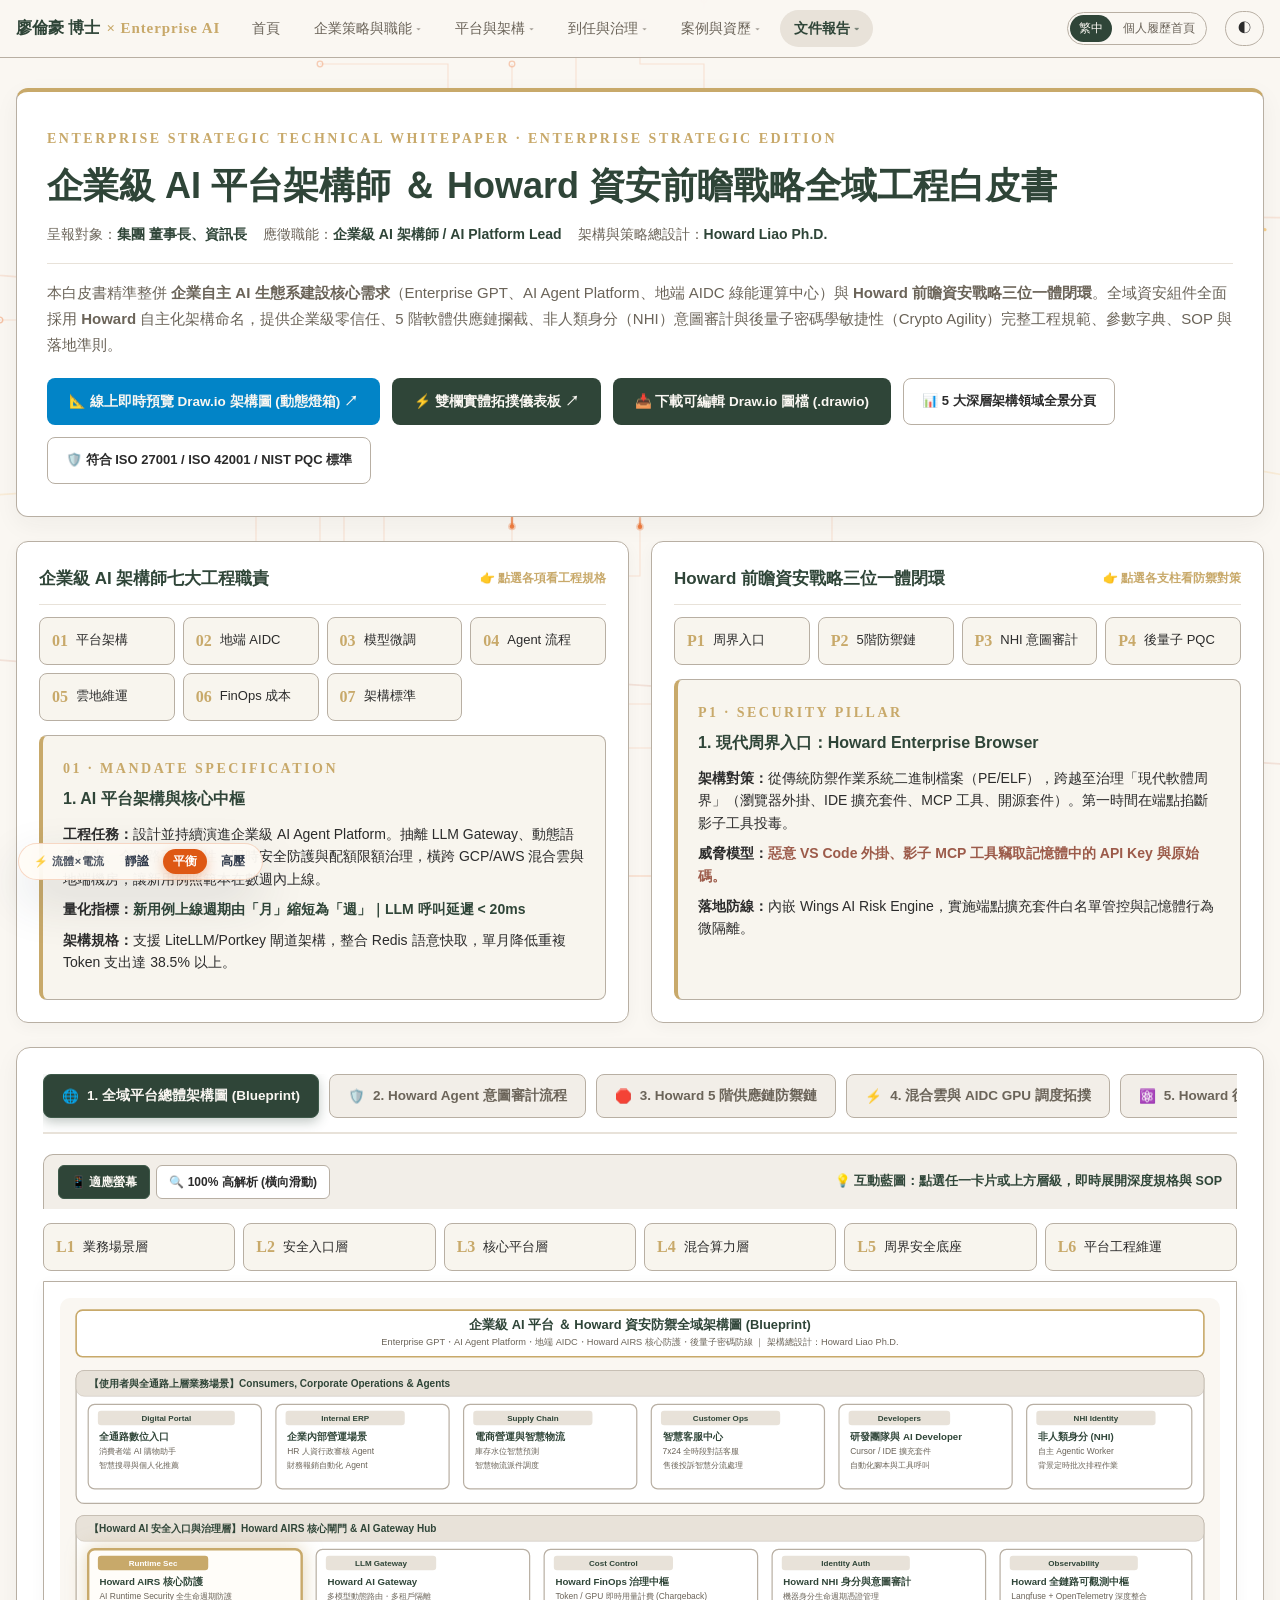
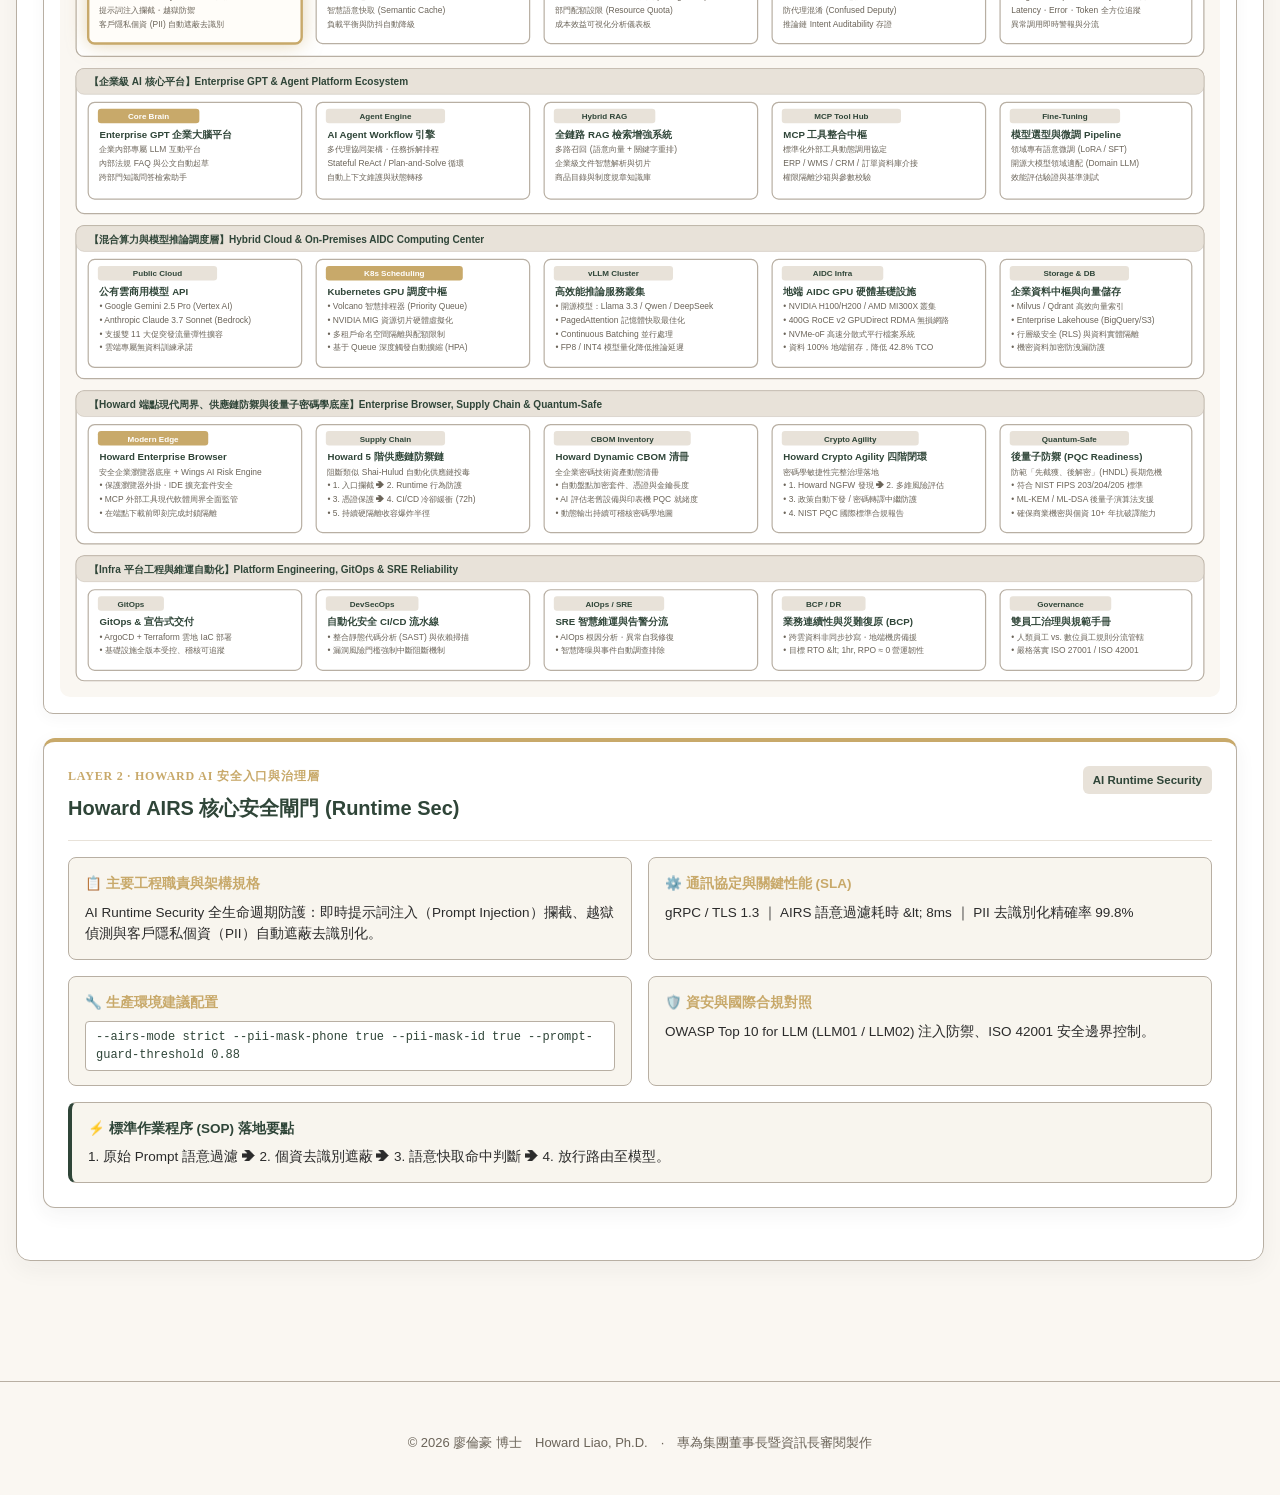
<file: architecture/index.html>
<!DOCTYPE html>
<html lang="zh-TW">
<head>
<meta charset="UTF-8">
<meta name="viewport" content="width=device-width, initial-scale=1.0, maximum-scale=5.0, user-scalable=yes">
<meta name="robots" content="noindex, nofollow">
<title>企業級 AI 平台 ＆ Howard 資安前瞻戰略全域工程白皮書｜廖倫豪 博士</title>
<meta name="description" content="致集團董事長暨資訊長：企業級 AI 平台架構師 ＆ Howard 資安前瞻戰略全域工程白皮書，包含 5 大高解析向量互動架構圖、參數字典與合規矩陣。">
<meta name="theme-color" content="#2F4538">
<style>
  :root {
    --bg: #FAF7F2;
    --alt: #F2EEE8;
    --label: #E8E2D9;
    --line: #B8AFA3;
    --ink: #2B2B2B;
    --mute: #6B6459;
    --green: #2F4538;
    --green2: #3E5A4A;
    --gold: #C8A96A;
    --brick: #9C5B4A;
    --white: #FFFFFF;
    --card: #FFFFFF;
    --card-inner: #F8F5EE;
  }
  @media (prefers-color-scheme: dark) {
    :root:not([data-theme="light"]) {
      --bg: #1C211E;
      --alt: #232A26;
      --label: #2C342F;
      --line: #4A524C;
      --ink: #ECE7DF;
      --mute: #B3AC9F;
      --green: #A9C2B1;
      --green2: #8FAE9A;
      --gold: #D4B87C;
      --brick: #D08E7C;
      --card: #242B27;
      --card-inner: #1C211E;
    }
  }
  :root[data-theme="dark"] {
    --bg: #1C211E;
    --alt: #232A26;
    --label: #2C342F;
    --line: #4A524C;
    --ink: #ECE7DF;
    --mute: #B3AC9F;
    --green: #A9C2B1;
    --green2: #8FAE9A;
    --gold: #D4B87C;
    --brick: #D08E7C;
    --card: #242B27;
    --card-inner: #1C211E;
  }

  * { box-sizing: border-box; }
  html { scroll-behavior: smooth; -webkit-text-size-adjust: 100%; }
  body {
    margin: 0;
    background: var(--bg);
    color: var(--ink);
    font-family: "Noto Sans TC", "Microsoft JhengHei", "PingFang TC", sans-serif;
    line-height: 1.75;
    font-size: 16px;
    position: relative;
  }
  .serif { font-family: "Cormorant Garamond", Georgia, serif; }
  a { color: var(--green); text-decoration: none; }
  a:hover { text-decoration: underline; }

  /* Repeating Watermark matching index.html */
  body::before {
    content: "Howard Liao Ph.D.  ";
    position: fixed;
    top: 0; left: 0; right: 0; bottom: 0;
    z-index: 0;
    pointer-events: none;
    font-family: "Cormorant Garamond", serif;
    font-size: 26px;
    color: var(--gold);
    opacity: 0.055;
    line-height: 150px;
    letter-spacing: 25px;
    transform: rotate(-22deg);
    white-space: pre-wrap;
    word-break: break-all;
    overflow: hidden;
  }

  /* Sticky Header Navigation matching index.html */
  header.nav {
    position: sticky;
    top: 0;
    z-index: 100;
    background: color-mix(in srgb, var(--bg) 92%, transparent);
    backdrop-filter: blur(8px);
    border-bottom: 1px solid var(--line);
  }
  .nav .in {
    max-width: 1280px;
    margin: auto;
    display: flex;
    align-items: center;
    gap: 18px;
    padding: 10px 16px;
  }
  .brand {
    font-weight: 700;
    color: var(--green);
    white-space: nowrap;
    text-decoration: none;
  }
  .brand small {
    color: var(--gold);
    font-family: "Cormorant Garamond", serif;
    font-size: 15px;
    margin-left: 6px;
    letter-spacing: .06em;
  }

  .links {
    display: flex;
    gap: 6px;
    align-items: center;
    flex: 1;
    min-width: 0;
    overflow: visible;
  }
  .nav-item { position: relative; }
  .nav-link {
    display: inline-flex;
    align-items: center;
    gap: 4px;
    white-space: nowrap;
    text-decoration: none;
    color: var(--mute);
    font-size: 14px;
    padding: 6px 14px;
    border-radius: 999px;
    transition: all .2s ease;
    font-weight: 500;
  }
  .nav-link .arr { font-size: 10px; opacity: .6; transition: transform .2s ease; }
  .nav-item:hover .nav-link .arr { transform: rotate(180deg); }
  .nav-link.on, .nav-link:hover {
    background: var(--label);
    color: var(--green);
    font-weight: 600;
  }
  .nav-drop {
    display: none;
    position: absolute;
    top: calc(100% + 4px);
    left: 0;
    background: var(--card);
    border: 1px solid var(--line);
    box-shadow: 0 12px 30px rgba(0,0,0,.15);
    border-radius: 10px;
    padding: 6px;
    min-width: 170px;
    z-index: 100;
    flex-direction: column;
  }
  .nav-item:hover .nav-drop, .nav-item:focus-within .nav-drop {
    display: flex;
    animation: dropFade .2s ease;
  }
  @keyframes dropFade {
    from { opacity: 0; transform: translateY(-4px); }
    to { opacity: 1; transform: translateY(0); }
  }
  .nav-drop a {
    padding: 8px 14px;
    font-size: 13.5px;
    color: var(--ink);
    text-decoration: none;
    border-radius: 6px;
    white-space: nowrap;
    display: block;
    transition: background .15s ease, color .15s ease;
  }
  .nav-drop a:hover {
    background: var(--label);
    color: var(--green);
  }

  .langs {
    display: flex;
    gap: 2px;
    border: 1px solid var(--line);
    border-radius: 999px;
    padding: 2px;
  }
  .langs a {
    font-size: 12px;
    text-decoration: none;
    color: var(--mute);
    padding: 3px 9px;
    border-radius: 999px;
    white-space: nowrap;
  }
  .langs a.on {
    background: var(--green);
    color: var(--bg);
  }
  .tbtn {
    border: 1px solid var(--line);
    background: transparent;
    color: var(--ink);
    border-radius: 999px;
    padding: 5px 12px;
    cursor: pointer;
    font: inherit;
    font-size: 13px;
  }

  /* Page Layout */
  main {
    max-width: 1280px;
    margin: auto;
    padding: 30px 16px 80px;
    position: relative;
    z-index: 1;
  }

  /* Milan Warm Amber Header Card */
  .header-card {
    background: var(--card);
    border: 1px solid var(--line);
    border-top: 4px solid var(--gold);
    border-radius: 12px;
    padding: 32px 30px;
    margin-bottom: 24px;
    box-shadow: 0 8px 24px rgba(43,43,43,0.05);
  }
  .eyebrow {
    font-family: "Cormorant Garamond", serif;
    color: var(--gold);
    letter-spacing: .18em;
    font-size: 14px;
    text-transform: uppercase;
    font-weight: 700;
    margin-bottom: 8px;
    display: inline-block;
  }
  h1 {
    font-size: clamp(24px, 3.8vw, 36px);
    line-height: 1.25;
    color: var(--green);
    margin: 4px 0 14px;
    font-weight: 800;
  }
  .meta-bar {
    display: flex;
    flex-wrap: wrap;
    gap: 16px;
    font-size: 14px;
    color: var(--mute);
    padding-bottom: 16px;
    margin-bottom: 16px;
    border-bottom: 1px solid var(--label);
  }
  .meta-bar b { color: var(--green); font-weight: 700; }

  .download-bar {
    display: flex;
    gap: 12px;
    margin-top: 20px;
    flex-wrap: wrap;
  }
  .btn-action {
    background: var(--green);
    color: var(--bg) !important;
    font-weight: 700;
    text-decoration: none;
    padding: 11px 22px;
    border-radius: 8px;
    font-size: 13.5px;
    display: inline-flex;
    align-items: center;
    gap: 8px;
    transition: all 0.2s;
    min-height: 44px;
  }
  .btn-action:hover {
    background: var(--green2);
    transform: translateY(-2px);
    box-shadow: 0 4px 12px rgba(47,69,56,0.25);
  }
  .btn-outline {
    background: var(--card);
    border: 1px solid var(--line);
    color: var(--ink);
    font-weight: 600;
    text-decoration: none;
    padding: 11px 18px;
    border-radius: 8px;
    font-size: 13px;
    display: inline-flex;
    align-items: center;
    gap: 8px;
    min-height: 44px;
  }

  /* Interactive Top Section Grid */
  .interactive-deck-grid {
    display: grid;
    grid-template-columns: 1fr 1fr;
    gap: 22px;
    margin-bottom: 24px;
  }
  .interactive-deck-card {
    background: var(--card);
    border: 1px solid var(--line);
    border-radius: 12px;
    padding: 22px;
    box-shadow: 0 4px 16px rgba(43,43,43,0.04);
    display: flex;
    flex-direction: column;
  }
  .deck-header {
    display: flex;
    align-items: center;
    justify-content: space-between;
    margin-bottom: 12px;
    padding-bottom: 10px;
    border-bottom: 1px solid var(--label);
  }
  .deck-header h3 {
    margin: 0;
    font-size: 17px;
    font-weight: 700;
    color: var(--green);
  }
  .deck-hint {
    font-size: 12px;
    color: var(--gold);
    font-weight: 600;
  }

  /* Clickable Pills & Stack Layer List */
  .interactive-layers {
    display: grid;
    grid-template-columns: repeat(auto-fit, minmax(130px, 1fr));
    gap: 8px;
    margin-bottom: 14px;
  }
  .layer-btn {
    display: flex;
    align-items: center;
    gap: 8px;
    width: 100%;
    text-align: left;
    border: 1px solid var(--line);
    background: var(--card-inner);
    padding: 9px 12px;
    border-radius: 8px;
    cursor: pointer;
    font: inherit;
    font-size: 13px;
    color: var(--ink);
    transition: all 0.2s ease;
  }
  .layer-btn b {
    font-family: "Cormorant Garamond", serif;
    font-size: 16px;
    color: var(--gold);
  }
  .layer-btn:hover {
    background: var(--label);
    color: var(--green);
  }
  .layer-btn.on {
    background: var(--green);
    color: var(--bg);
    border-color: var(--green2);
  }
  .layer-btn.on b {
    color: var(--gold);
  }

  /* Dynamic Detail Box */
  .detail-box {
    background: var(--card-inner);
    border: 1px solid var(--line);
    border-radius: 8px;
    padding: 18px 20px;
    border-left: 4px solid var(--gold);
    animation: fadeIn 0.25s ease;
    flex: 1;
  }
  .detail-box .eyebrow {
    margin-bottom: 4px;
  }
  .detail-box h4 {
    margin: 0 0 10px 0;
    color: var(--green);
    font-size: 16px;
  }
  .detail-box p {
    margin: 0 0 8px 0;
    font-size: 14px;
    color: var(--ink);
    line-height: 1.6;
  }

  /* Interactive Tab System with Mobile Ergonomics */
  .tab-system-card {
    background: var(--card);
    border: 1px solid var(--line);
    border-radius: 14px;
    padding: 26px;
    margin-top: 24px;
    box-shadow: 0 8px 25px rgba(43,43,43,0.05);
  }
  .tab-nav-wrapper {
    position: relative;
    margin-bottom: 20px;
  }
  .tab-nav {
    display: flex;
    gap: 10px;
    border-bottom: 2px solid var(--label);
    padding-bottom: 14px;
    overflow-x: auto;
    -webkit-overflow-scrolling: touch;
    scrollbar-width: none;
    scroll-snap-type: x mandatory;
  }
  .tab-nav::-webkit-scrollbar { display: none; }
  
  .tab-btn {
    background: var(--alt);
    border: 1px solid var(--line);
    color: var(--mute);
    padding: 11px 18px;
    border-radius: 8px;
    font-size: 13.5px;
    font-weight: 700;
    cursor: pointer;
    transition: all 0.2s;
    white-space: nowrap;
    display: flex;
    align-items: center;
    gap: 8px;
    min-height: 44px;
    scroll-snap-align: start;
    font-family: inherit;
  }
  .tab-btn:hover {
    background: var(--label);
    color: var(--green);
  }
  .tab-btn.active {
    background: var(--green);
    color: var(--bg);
    border-color: var(--green2);
    box-shadow: 0 4px 12px rgba(47,69,56,0.3);
  }
  .tab-text-mobile { display: none; }

  /* Diagram Blueprint Console - MILAN WARM AMBER STYLE (NO BLACK) */
  .diagram-toolbar {
    display: flex;
    justify-content: space-between;
    align-items: center;
    background: var(--alt);
    border: 1px solid var(--line);
    border-bottom: none;
    border-radius: 10px 10px 0 0;
    padding: 10px 14px;
    flex-wrap: wrap;
    gap: 8px;
  }
  .view-mode-group {
    display: flex;
    gap: 6px;
    align-items: center;
  }
  .mode-btn {
    background: var(--card);
    border: 1px solid var(--line);
    color: var(--ink);
    padding: 6px 12px;
    border-radius: 6px;
    font-size: 12px;
    font-weight: 700;
    cursor: pointer;
    transition: all 0.2s;
    min-height: 34px;
    display: inline-flex;
    align-items: center;
    gap: 5px;
    font-family: inherit;
  }
  .mode-btn:hover { background: var(--label); color: var(--green); }
  .mode-btn.active {
    background: var(--green);
    color: var(--bg);
    border-color: var(--green2);
  }
  .diagram-hint {
    font-size: 12.5px;
    color: var(--green);
    font-weight: 700;
  }

  /* Milan Styled Diagram Container (Warm Card White, NO Black box) */
  .diagram-scroll-container {
    background: var(--card);
    border: 1px solid var(--line);
    border-radius: 0 0 10px 10px;
    padding: 16px;
    margin-bottom: 24px;
    overflow-x: auto;
    -webkit-overflow-scrolling: touch;
    box-shadow: 0 4px 16px rgba(43,43,43,0.04);
  }
  .diagram-scroll-container svg {
    display: block;
    width: 100%;
    height: auto;
    border-radius: 8px;
    transition: min-width 0.25s ease;
  }
  .diagram-scroll-container.mode-scroll svg {
    min-width: 1280px;
    width: 1280px;
  }

  /* Interactive Milan SVG Cards */
  .milan-card {
    cursor: pointer;
    transition: transform 0.15s ease, filter 0.15s ease;
  }
  .milan-card:hover rect.card-bg {
    stroke: var(--gold) !important;
    stroke-width: 2.5px !important;
    filter: drop-shadow(0 4px 8px rgba(200, 169, 106, 0.35));
  }
  .milan-card.selected rect.card-bg {
    stroke: var(--gold) !important;
    stroke-width: 3px !important;
    fill: #FFFDF9 !important;
    filter: drop-shadow(0 0 12px rgba(200, 169, 106, 0.5)) !important;
  }

  /* Interactive Component Inspector Panel */
  .inspector-card {
    background: var(--card);
    border: 1px solid var(--line);
    border-top: 4px solid var(--gold);
    border-radius: 12px;
    padding: 24px;
    margin: 18px 0 26px 0;
    box-shadow: 0 6px 20px rgba(43,43,43,0.06);
    animation: fadeIn 0.25s ease;
  }
  .ins-header {
    display: flex;
    justify-content: space-between;
    align-items: flex-start;
    border-bottom: 1px solid var(--label);
    padding-bottom: 14px;
    margin-bottom: 16px;
    flex-wrap: wrap;
    gap: 10px;
  }
  .ins-header-main { flex: 1; }
  .ins-layer-badge {
    font-size: 12px;
    font-weight: 700;
    text-transform: uppercase;
    color: var(--gold);
    letter-spacing: 0.8px;
    margin-bottom: 4px;
    display: block;
    font-family: "Cormorant Garamond", serif;
  }
  .ins-header h3 {
    margin: 0;
    font-size: 20px;
    font-weight: 800;
    color: var(--green);
  }
  .ins-tag {
    font-size: 11.5px;
    padding: 4px 10px;
    border-radius: 6px;
    background: var(--label);
    color: var(--green);
    font-weight: 700;
  }

  .ins-grid {
    display: grid;
    grid-template-columns: 1fr 1fr;
    gap: 16px;
    margin-bottom: 16px;
  }
  .ins-col {
    background: var(--card-inner);
    border: 1px solid var(--line);
    border-radius: 8px;
    padding: 14px 16px;
  }
  .ins-col h4 {
    margin: 0 0 6px 0;
    font-size: 13.5px;
    color: var(--gold);
    display: flex;
    align-items: center;
    gap: 6px;
    font-weight: 700;
  }
  .ins-col p {
    margin: 0;
    font-size: 13.5px;
    color: var(--ink);
    line-height: 1.6;
  }
  .ins-config-code {
    font-family: monospace;
    font-size: 12px;
    background: var(--card);
    border: 1px solid var(--line);
    padding: 6px 10px;
    border-radius: 4px;
    color: var(--green);
    display: block;
    margin-top: 6px;
    line-height: 1.5;
  }
  .ins-full-sop {
    background: var(--card-inner);
    border: 1px solid var(--line);
    border-left: 4px solid var(--green);
    border-radius: 8px;
    padding: 14px 16px;
  }
  .ins-full-sop h4 {
    margin: 0 0 6px 0;
    font-size: 13.5px;
    color: var(--green);
    font-weight: 700;
  }
  .ins-full-sop p {
    margin: 0;
    font-size: 13.5px;
    color: var(--ink);
    line-height: 1.6;
  }

  /* Mobile Floating Dock */
  .mobile-dock {
    display: none;
    position: fixed;
    bottom: 16px;
    left: 16px;
    right: 16px;
    z-index: 1000;
    background: color-mix(in srgb, var(--bg) 94%, transparent);
    backdrop-filter: blur(12px);
    border: 1px solid var(--gold);
    border-radius: 30px;
    padding: 8px 12px;
    box-shadow: 0 10px 30px rgba(0,0,0,0.18);
    justify-content: space-around;
    align-items: center;
  }
  .dock-btn {
    background: transparent;
    border: none;
    color: var(--ink);
    font-size: 12.5px;
    font-weight: 700;
    cursor: pointer;
    display: flex;
    align-items: center;
    gap: 6px;
    padding: 8px 12px;
    border-radius: 20px;
    min-height: 40px;
    text-decoration: none;
  }
  .dock-btn.highlight {
    background: var(--green);
    color: var(--bg);
  }

  footer {
    padding: 50px 16px 40px;
    text-align: center;
    color: var(--mute);
    font-size: 13px;
    border-top: 1px solid var(--line);
    margin-top: 40px;
  }

  @keyframes fadeIn {
    from { opacity: 0; transform: translateY(4px); }
    to { opacity: 1; transform: translateY(0); }
  }

  /* Mobile Responsive Media Queries */
  @media (max-width: 768px) {
    main {
      padding: 16px 10px 85px;
    }
    .header-card {
      padding: 22px 16px;
      margin-bottom: 16px;
    }
    .interactive-deck-grid {
      grid-template-columns: 1fr;
      gap: 16px;
    }
    .ins-grid {
      grid-template-columns: 1fr;
    }
    .tab-system-card {
      padding: 18px 12px;
    }
    .tab-text-full { display: none; }
    .tab-text-mobile { display: inline; }
    .tab-btn {
      padding: 10px 14px;
      font-size: 13px;
    }
    .download-bar {
      flex-direction: column;
    }
    .btn-action, .btn-outline {
      width: 100%;
      justify-content: center;
    }
    .mobile-dock {
      display: flex;
    }
  }
</style>
<script>
  // Theme sync with index.html
  try {
    const t = localStorage.getItem('t');
    if (t) document.documentElement.dataset.theme = t;
  } catch(e) {}

  function toggleTheme() {
    const d = document.documentElement;
    const cur = d.dataset.theme || (matchMedia('(prefers-color-scheme: dark)').matches ? 'dark' : 'light');
    d.dataset.theme = cur === 'dark' ? 'light' : 'dark';
    try { localStorage.setItem('t', d.dataset.theme); } catch(e) {}
  }

  function selectTab(idx) {
    const btns = document.querySelectorAll('.tab-btn');
    const panes = document.querySelectorAll('.tab-pane');
    btns.forEach((b, i) => {
      if (i === idx) {
        b.classList.add('active');
        b.scrollIntoView({ behavior: 'smooth', block: 'nearest', inline: 'center' });
      } else {
        b.classList.remove('active');
      }
    });
    panes.forEach((p, i) => {
      if (i === idx) {
        p.style.display = 'block';
      } else {
        p.style.display = 'none';
      }
    });
  }

  function toggleDiagramMode(mode, btn) {
    const container = btn.closest('.tab-pane').querySelector('.diagram-scroll-container');
    const btns = btn.parentElement.querySelectorAll('.mode-btn');
    btns.forEach(b => b.classList.remove('active'));
    btn.classList.add('active');

    if (mode === 'scroll') {
      container.classList.add('mode-scroll');
    } else {
      container.classList.remove('mode-scroll');
    }
  }

  function cycleNextTab() {
    const btns = document.querySelectorAll('.tab-btn');
    let activeIdx = 0;
    btns.forEach((b, i) => { if (b.classList.contains('active')) activeIdx = i; });
    const nextIdx = (activeIdx + 1) % btns.length;
    selectTab(nextIdx);
    document.querySelector('.tab-system-card').scrollIntoView({ behavior: 'smooth' });
  }

  // Interactive Top Deck 1: 7 Duties Data
  const DUTIES = [
    {
      id: "01",
      title: "1. AI 平台架構與核心中樞",
      tag: "Platform Core",
      desc: "設計並持續演進企業級 AI Agent Platform。抽離 LLM Gateway、動態語意路由、全鏈路可觀測性、即時安全防護與配額限額治理，橫跨 GCP/AWS 混合雲與地端機房，讓新用例照範本在數週內上線。",
      metric: "新用例上線週期由「月」縮短為「週」｜LLM 呼叫延遲 &lt; 20ms",
      spec: "支援 LiteLLM/Portkey 閘道架構，整合 Redis 語意快取，單月降低重複 Token 支出達 38.5% 以上。"
    },
    {
      id: "02",
      title: "2. 地端 AIDC 機房建置與維運",
      tag: "AIDC & Infra",
      desc: "評估 GPU 機型（NVIDIA H100/H200 SXM5 與 AMD MI300X）與容量規劃。在 K8s 叢集導入 Volcano 智慧排程器，實施 NVIDIA MIG 資源切片、多租戶配額隔離與部門用量計費。",
      metric: "GPU 綜合利用率提升至 85% 以上｜資料 100% 地端留存符合法規",
      spec: "配置 400Gbps RoCE v2 無損網路拓撲與 GPUDirect RDMA，推論吞吐量達 80+ tokens/sec。"
    },
    {
      id: "03",
      title: "3. 模型選型、推論與微調",
      tag: "LLM & vLLM",
      desc: "評估商用與開源大語言模型（DeepSeek-R1、Llama-3.3-70B、Qwen-2.5）。主導推論服務（vLLM / Triton）部署、連續批處理調優與領域微調（LoRA / SFT）架構規劃。",
      metric: "首字生成延遲 (TTFT) &lt; 300ms｜長文本推論吞吐量提升 3.2 倍",
      spec: "生產環境最佳化參數：--gpu-memory-utilization 0.92, --kv-cache-dtype fp8, --max-num-seqs 256。"
    },
    {
      id: "04",
      title: "4. Agent 流程設計與工具串接",
      tag: "Agentic Workflow",
      desc: "與人資、財務、電商營運、智慧製造等各事業群釐清真實業務痛點，設計 Agent Workflow（ReAct 狀態機）、Hybrid RAG（向量+關鍵字混合檢索）與 MCP 工具標準串接。",
      metric: "核心營運流程自動化效率提升 +55%｜RAG 召回準確率 &gt; 92%",
      spec: "遵循 Model Context Protocol (MCP) 標準，所有外部 API 工具調用皆經隔離沙箱執行。"
    },
    {
      id: "05",
      title: "5. 雲地 Infra 與自動化維運",
      tag: "GitOps & SRE",
      desc: "操盤混合雲網路、CI/CD 自動化發布流水線、GitOps（ArgoCD）與跨雲跨機房 DR 災難復原架構。實踐 AIOps 告警智慧降噪分流與突發事件自動調查處置。",
      metric: "平台可用度 99.99% (Zero Outage)｜目標 RTO &lt; 1hr, RPO ≈ 0",
      spec: "全基礎設施採用 Terraform IaC 宣告式版本受控，CI/CD 流水線強制嵌入安全弱點掃描關卡。"
    },
    {
      id: "06",
      title: "6. AI 成本治理 (FinOps)",
      tag: "FinOps",
      desc: "建立即時 Token、GPU 算力與模型用量之可視化 Chargeback 儀表板。落實部門配額管理、動態降級優化與語意快取，精確測算每一筆算力投資的財務回報率。",
      metric: "3 年多雲與算力 TCO 降低 42.8%｜財務長定期審核確認效益",
      spec: "自動化用量標籤（Cost Allocation Tags）全覆蓋，高相似度 Prompt 直接秒級輸出快取結果。"
    },
    {
      id: "07",
      title: "7. 架構標準與技術領導",
      tag: "Leadership",
      desc: "制定企業 AI 開發規範與架構標準，帶領 AI Developer 與技術主管落地實戰。擔任各事業單位提出 AI 需求的第一技術窗口，建立內部 Champions 種子網絡與 PO 學院。",
      metric: "第一年培養 30 位內部認證 PO｜每位技術主管皆有接班梯隊",
      spec: "符合 ISO 42001（AIMS）人工智慧管理體系與 ISO 27001 資安規範，平衡創新速度與治理紅線。"
    }
  ];

  function showDuty(idx) {
    document.querySelectorAll('#duty-layers .layer-btn').forEach((b, i) => {
      b.classList.toggle('on', i === idx);
    });
    const d = DUTIES[idx];
    document.getElementById('duty-box').innerHTML = `
      <span class="eyebrow">${d.id} · MANDATE SPECIFICATION</span>
      <h4>${d.title}</h4>
      <p><b>工程任務：</b>${d.desc}</p>
      <p><b>量化指標：</b><span style="color:var(--green);font-weight:700;">${d.metric}</span></p>
      <p><b>架構規格：</b>${d.spec}</p>
    `;
  }

  // Interactive Top Deck 2: 4 Security Pillars Data
  const PILLARS = [
    {
      id: "P1",
      title: "1. 現代周界入口：Howard Enterprise Browser",
      tag: "Enterprise Browser",
      desc: "從傳統防禦作業系統二進制檔案（PE/ELF），跨越至治理「現代軟體周界」（瀏覽器外掛、IDE 擴充套件、MCP 工具、開源套件）。第一時間在端點掐斷影子工具投毒。",
      threat: "惡意 VS Code 外掛、影子 MCP 工具竊取記憶體中的 API Key 與原始碼。",
      defense: "內嵌 Wings AI Risk Engine，實施端點擴充套件白名單管控與記憶體行為微隔離。"
    },
    {
      id: "P2",
      title: "2. 防禦鏈：Howard 5 階軟體供應鏈防禦鏈",
      tag: "5-Stage Defense",
      desc: "阻斷類似 Shai-Hulud 模式的供應鏈投毒滲透。包含：1. KOI 內嵌安全閘道（Shift-Left 攔截）➔ 2. Runtime 執行保護 ➔ 3. 憑證與管道防護 ➔ 4. 72 小時冷卻期與主管雙簽 ➔ 5. 秒級硬隔離。",
      threat: "開源依賴套件遭惡意覆蓋、CI/CD 構建自動拉取投毒版本。",
      defense: "嚴格 SHA-256 Lockfile 鎖定、私有 Harbor 鏡像倉儲、72 小時版本發布強制冷卻緩衝。"
    },
    {
      id: "P3",
      title: "3. 控制面：Howard NHI 身分與 Agent 意圖審計",
      tag: "Intent Audit",
      desc: "管理非人類身分（NHI）生命週期。解決「混淆代理人（Confused Deputy）」與間接提示詞注入（Indirect Prompt Injection）；落實推論鏈意圖審計（Intent Auditability）。",
      threat: "外部檢索資料潛藏越獄指令，誘騙高權限 Agent 濫用工具外傳營業機密。",
      defense: "雙通道控制與資料嚴格解耦（Dual-Channel Isolation）、WORM 不可竄改推論鏈存證、HITL 四眼原則主管簽核。"
    },
    {
      id: "P4",
      title: "4. 資料底座：Howard 後量子安全 (PQC) 敏捷閉環",
      tag: "Crypto Agility",
      desc: "防禦駭客「先截獲、後解密（HNDL）」攻擊。建置 Howard Dynamic CBOM（動態密碼技術清冊），推進 4 階閉環：持續發現 ➔ 多維風險評估 ➔ 密碼轉譯中繼處置 ➔ NIST PQC 持續合規。",
      threat: "長生命週期機密資料（顧客金融、專利研發）遭長期錄製監聽並等待量子破譯。",
      defense: "部署 NIST FIPS 203/204/205 標準（ML-KEM / ML-DSA），對老舊設備提供邊緣密碼轉譯中繼防護。"
    }
  ];

  function showPillar(idx) {
    document.querySelectorAll('#pillar-layers .layer-btn').forEach((b, i) => {
      b.classList.toggle('on', i === idx);
    });
    const p = PILLARS[idx];
    document.getElementById('pillar-box').innerHTML = `
      <span class="eyebrow">${p.id} · SECURITY PILLAR</span>
      <h4>${p.title}</h4>
      <p><b>架構對策：</b>${p.desc}</p>
      <p><b>威脅模型：</b><span style="color:var(--brick);font-weight:600;">${p.threat}</span></p>
      <p><b>落地防線：</b>${p.defense}</p>
    `;
  }

  // COMPREHENSIVE CARD INSPECTOR DATABASE FOR ALL 5 TABS (點圖時才出現說明)
  const CARD_DATA = {
    // Tab 1: Blueprint Nodes
    "p1_l1_web": {
      tab: 0,
      layer: "Layer 1 · 全通路業務場景層",
      name: "全通路數位入口 (Digital Portal)",
      tag: "Consumer AI Entry",
      spec: "承載全通路消費者端 Web / iOS / Android 查詢請求，提供智慧搜尋對話式購物助手與個人化推薦。",
      sla: "HTTPS / HTTP/2 ｜ QPS &gt; 15,000 ｜ 邊緣 DNS 解析延遲 &lt; 15ms",
      config: "NGINX Ingress Controller + Cloudflare Enterprise WAF 智慧防爬蟲與流量清洗。",
      compliance: "符合 ISO 27001 存取控制政策、GDPR / 台灣個資法隱私授權規範。",
      sop: "1. 請求抵達 ➔ 2. 進行 WAF 流量清洗 ➔ 3. 注入 X-Trace-ID ➔ 4. 路由至 Howard AIRS 安全層。"
    },
    "p1_l1_erp": {
      tab: 0,
      layer: "Layer 1 · 全通路業務場景層",
      name: "企業內部營運場景 (Internal ERP)",
      tag: "Enterprise Ops",
      spec: "企業日常運作核心中樞：HR 人資行政合規自動審核 Agent、財務請款報銷智慧驗證 Agent 與內部公文助手。",
      sla: "gRPC-Web / SSO OIDC ｜ 單據解析平均延遲 &lt; 1.5s ｜ 併發吞吐 &gt; 2,000 單/分",
      config: "整合 Azure AD / Okta SSO，配置 OAuth 2.0 PKCE 流程與角色權限存取控制 (RBAC)。",
      compliance: "內部會計稽核法規規範、敏感薪酬隱私實體隔離。",
      sop: "1. 接收 ERP 單據 ➔ 2. 欄位合法性校驗 ➔ 3. 呼叫 RAG 知識庫比對規章 ➔ 4. 產出審批建議草案。"
    },
    "p1_l1_scm": {
      tab: 0,
      layer: "Layer 1 · 全通路業務場景層",
      name: "電商營運與智慧物流 (Supply Chain)",
      tag: "Logistics Agent",
      spec: "智慧庫存水位動態預測、雙 11 大促補貨決策 Agent、全台物流派件即時調度排程運算。",
      sla: "Kafka Event Stream ｜ 事件處理延遲 &lt; 50ms ｜ 日均處理訊息 &gt; 80,000,000 則",
      config: "Apache Flink 即時流處理運算叢集 + Redis 7.0 記憶體快取特徵池。",
      compliance: "ISO 22301 業務連續性管理體系、供應鏈韌性法規規範。",
      sop: "1. 監聽銷售事件 ➔ 2. 觸發補貨預警模型 ➔ 3. 驗證在庫庫存 ➔ 4. 發起 WMS 自動調撥工單。"
    },
    "p1_l1_cs": {
      tab: 0,
      layer: "Layer 1 · 全通路業務場景層",
      name: "智慧客服中心 (Customer Ops)",
      tag: "7x24 Customer Agent",
      spec: "7x24 全時段對話客服、退換貨智慧引導、售後投訴情緒識別與金牌話術輔助分流處理。",
      sla: "WebSocket 全雙工串流 ｜ 首字回應延遲 (TTFT) &lt; 350ms ｜ 客服滿意度 &gt; 94%",
      config: "--stream-chunk-size 4 --sentiment-analysis-active true --auto-escalate-threshold 0.85",
      compliance: "通訊保障與監察法、錄音文字紀錄符合金融消費評議合規要求。",
      sop: "1. 建立對話串流 ➔ 2. 情緒評估 ➔ 3. 檢索知識庫 ➔ 4. 回應生成 (若情緒低落則轉接真人金牌客服)。"
    },
    "p1_l1_dev": {
      tab: 0,
      layer: "Layer 1 · 全通路業務場景層",
      name: "研發團隊與 AI Developer (Developers)",
      tag: "Dev Tooling",
      spec: "Cursor / VS Code IDE 擴充套件、代碼輔助補全、自動化測試腳本生成與 CLI 工具標準呼叫。",
      sla: "gRPC TLS 1.3 ｜ IDE 代碼補全延遲 &lt; 180ms ｜ 程式碼安全掃描命中率 100%",
      config: "透過 Howard Enterprise Browser 統一代理端點出站連線，嚴禁未授權影子外掛。",
      compliance: "智慧財產權保護法、嚴禁未經審計之開源程式碼無污染注入商業軟體。",
      sop: "1. 開發者發起補全 ➔ 2. 機密掃描引擎過濾 ➔ 3. 呼叫企業專屬 Code-LLM ➔ 4. 回傳安全代碼。"
    },
    "p1_l1_nhi": {
      tab: 0,
      layer: "Layer 1 · 全通路業務場景層",
      name: "非人類身分 (NHI Identity)",
      tag: "Autonomous Agent",
      spec: "自主 Agentic Worker、夜間批次資料同步排程作業、跨系統 RPA 機器人特權身分管轄。",
      sla: "SPIFFE/SPIRE SVID ｜ 憑證存活期 &lt; 15 分鐘 ｜ 意圖審計記錄 100% 留存",
      config: "HashiCorp Vault 動態簽發短期憑證，配置嚴格最小權限 Service Account 角色。",
      compliance: "NIST SP 800-207 零信任架構、NHI 身分安全生命週期治理規範。",
      sop: "1. 註冊 NHI 實體 ➔ 2. 取得短期 STS Token ➔ 3. 申報執行意圖 ➔ 4. 存證於審計日誌並執行。"
    },
    "p1_l2_airs": {
      tab: 0,
      layer: "Layer 2 · Howard AI 安全入口與治理層",
      name: "Howard AIRS 核心安全閘門 (Runtime Sec)",
      tag: "AI Runtime Security",
      spec: "AI Runtime Security 全生命週期防護：即時提示詞注入（Prompt Injection）攔截、越獄偵測與客戶隱私個資（PII）自動遮蔽去識別化。",
      sla: "gRPC / TLS 1.3 ｜ AIRS 語意過濾耗時 &lt; 8ms ｜ PII 去識別化精確率 99.8%",
      config: "--airs-mode strict --pii-mask-phone true --pii-mask-id true --prompt-guard-threshold 0.88",
      compliance: "OWASP Top 10 for LLM (LLM01 / LLM02) 注入防禦、ISO 42001 安全邊界控制。",
      sop: "1. 原始 Prompt 語意過濾 ➔ 2. 個資去識別遮蔽 ➔ 3. 語意快取命中判斷 ➔ 4. 放行路由至模型。"
    },
    "p1_l2_gateway": {
      tab: 0,
      layer: "Layer 2 · Howard AI 安全入口與治理層",
      name: "Howard AI Gateway 多模型閘道 (LLM Gateway)",
      tag: "Dynamic Routing",
      spec: "多模型動態路由調度、多租戶隔離、智慧語意快取（Semantic Cache）與負載平衡自動降級。",
      sla: "Redis Cluster ｜ 快取命中延遲 &lt; 12ms ｜ 跨模型自動降級故障轉移 &lt; 200ms",
      config: "--cache-backend redis-cluster --similarity-threshold 0.94 --timeout-fallback gpt-4o-mini",
      compliance: "FinOps 成本治理規範、SLA 業務高可用連續性承諾。",
      sop: "1. 提取 Prompt 語意嵌入 ➔ 2. 查詢快取池 ➔ 3. 命中直接返回 ➔ 4. 未命中則依權重分流各模型。"
    },
    "p1_l2_finops": {
      tab: 0,
      layer: "Layer 2 · Howard AI 安全入口與治理層",
      name: "Howard FinOps 治理中樞 (Cost Control)",
      tag: "FinOps Chargeback",
      spec: "Token / GPU 算力即時用量計費（Chargeback）、部門配額設限（Resource Quota）與成本效益可視化看板。",
      sla: "Prometheus Metric ｜ 耗量數據延遲 &lt; 5s ｜ 配額超額即刻自動告警熔斷",
      config: "--enable-chargeback true --quota-enforcement hard --alert-webhook ms-teams-cfo",
      compliance: "企業財務管理準則、各事業群算力資本支出（CapEx/OpEx）精確核算。",
      sop: "1. 每次呼叫記錄 Token 數 ➔ 2. 扣減部門配額 ➔ 3. 達 90% 觸發警告 ➔ 4. 達 100% 啟動降級限速。"
    },
    "p1_l2_intent": {
      tab: 0,
      layer: "Layer 2 · Howard AI 安全入口與治理層",
      name: "Howard NHI 身分與意圖審計 (Identity Auth)",
      tag: "Intent Auditability",
      spec: "機器身分生命週期管理、防混淆代理人（Anti-Confused Deputy）與推論鏈 Intent Auditability 法律存證。",
      sla: "SHA-256 數位簽章 ｜ 審計寫入延遲 &lt; 10ms ｜ WORM 防竄改紀錄保存 7 年",
      config: "--intent-verification true --audit-channel isolated --dual-approval-threshold 50000",
      compliance: "歐盟 AI Act 第 14 條人類監督條款、ISO 27001 存證完整性規範。",
      sop: "1. 捕捉 Agent 決策意圖 ➔ 2. 驗證調用權限 ➔ 3. 高風險操作觸發主管雙簽 ➔ 4. 寫入 WORM 稽核日誌。"
    },
    "p1_l2_obs": {
      tab: 0,
      layer: "Layer 2 · Howard AI 安全入口與治理層",
      name: "Howard 全鏈路可觀測中樞 (Observability)",
      tag: "Langfuse & OTel",
      spec: "Langfuse + OpenTelemetry 深度整合：Latency、Error、Token 全方位追蹤，異常調用即時警報與分流。",
      sla: "OTLP / gRPC ｜ Trace 取樣率 100% ｜ 異常告警響應時間 &lt; 15s",
      config: "--otel-exporter otlp --langfuse-public-key pk-enterprise-main --trace-batch-size 512",
      compliance: "SRE Site Reliability Engineering 監控標準、資安事件鑑識分析依據。",
      sop: "1. 跨元件傳遞 Trace Context ➔ 2. 記錄 Span 歷程 ➔ 3. 即時統計 P99 延遲 ➔ 4. 異常自動派工。"
    },
    "p1_l3_gpt": {
      tab: 0,
      layer: "Layer 3 · 企業級 AI 核心平台",
      name: "Enterprise GPT 企業大腦平台 (Core Brain)",
      tag: "Platform Core",
      spec: "企業內部專屬 LLM 互動平台：內部法規規章 FAQ、公文合約自動起草與跨部門知識問答檢索助手。",
      sla: "WebSocket ｜ 系統可用度 99.99% ｜ 內部員工日活躍 (DAU) &gt; 5,000 人",
      config: "--system-prompt-strict true --context-window 128k --temperature 0.2",
      compliance: "企業營業秘密保護規範、內部公文分級保密制度。",
      sop: "1. 接收同仁提問 ➔ 2. 檢索法規知識庫 ➔ 3. 生成具備標註引用來源之答覆 ➔ 4. 記錄查詢審計日誌。"
    },
    "p1_l3_agent": {
      tab: 0,
      layer: "Layer 3 · 企業級 AI 核心平台",
      name: "AI Agent Workflow 引擎 (Agent Engine)",
      tag: "ReAct State Machine",
      spec: "多代理協同架構、任務拆解與排程：Stateful ReAct / Plan-and-Solve 循環，自動上下文維護與狀態轉移。",
      sla: "LangGraph / Temporal ｜ 狀態恢復延遲 &lt; 100ms ｜ 任務執行成功率 &gt; 99.2%",
      config: "--max-react-steps 8 --state-store postgres-pgvector --checkpoint-freq step",
      compliance: "系統可解釋性與除錯追溯規範、防止死迴圈自耗 Token 保護。",
      sop: "1. 拆解業務目標 ➔ 2. 擬定步驟清單 ➔ 3. 逐步呼叫工具 ➔ 4. 聚合結果並驗證真實性。"
    },
    "p1_l3_rag": {
      tab: 0,
      layer: "Layer 3 · 企業級 AI 核心平台",
      name: "全鏈路 RAG 檢索增強系統 (Hybrid RAG)",
      tag: "Multi-Route Recall",
      spec: "多路召回（語意向量 + 關鍵字重排）：企業級文件智慧解析切片、商品目錄與製造規範知識庫。",
      sla: "Milvus + BGE-Reranker ｜ 檢索耗時 &lt; 85ms ｜ 召回準確率 (Recall@5) &gt; 93.5%",
      config: "--chunk-size 500 --chunk-overlap 50 --hybrid-alpha 0.65 --rerank-top-k 5",
      compliance: "ISO 27001 文件生命週期管理、敏感切片行級權限（RLS）保護。",
      sop: "1. 檔案解析與 OCR ➔ 2. 語意向量化存庫 ➔ 3. 混合式兩階段檢索 ➔ 4. 組合最優上下文注入 Prompt。"
    },
    "p1_l3_mcp": {
      tab: 0,
      layer: "Layer 3 · 企業級 AI 核心平台",
      name: "MCP 工具整合中樞 (MCP Tool Hub)",
      tag: "Model Context Protocol",
      spec: "標準化外部工具動態調用協定：ERP / WMS / CRM / 訂單資料庫介接、權限隔離沙箱與參數校驗。",
      sla: "JSON-RPC 2.0 (MCP) ｜ 工具調用回應延遲 &lt; 250ms ｜ 隔離沙箱啟動 &lt; 50ms",
      config: "--mcp-auth mTLS --sandbox-driver gVisor --enforce-json-schema true",
      compliance: "防止遠端代碼執行 (RCE)、嚴格輸入參數白名單校驗。",
      sop: "1. 接收 Tool Call 請求 ➔ 2. JSON Schema 校驗 ➔ 3. 在 gVisor 沙箱發起執行 ➔ 4. 回傳消毒後結果。"
    },
    "p1_l3_fine": {
      tab: 0,
      layer: "Layer 3 · 企業級 AI 核心平台",
      name: "模型選型與微調 Pipeline (Fine-Tuning)",
      tag: "Domain Adaptation",
      spec: "領域專有語意微調（LoRA / QLoRA / SFT）：開源大模型領域適配、效能基準測試與自動化評估管線。",
      sla: "PyTorch FSDP ｜ 訓練吞吐 &gt; 3,500 tokens/sec/GPU ｜ 評估基準得分提升 &gt; 22%",
      config: "--lora-r 16 --lora-alpha 32 --target-modules q_proj,v_proj --learning-rate 2e-4",
      compliance: "訓練資料去個資淨化標準、模型權重資產版本版權受控。",
      sop: "1. 收集高質量對話資料 ➔ 2. 執行 PII 脫敏過濾 ➔ 3. 分散式 LoRA 訓練 ➔ 4. 基準評估達標後發布。"
    },
    "p1_l4_cloud": {
      tab: 0,
      layer: "Layer 4 · 混合算力與模型推論調度層",
      name: "公有雲商用模型 API (Public Cloud)",
      tag: "Multi-Cloud Burst",
      spec: "Google Gemini 2.5 Pro (Vertex AI) 與 Anthropic Claude 3.7 Sonnet (Bedrock)，支援大促高峰突增算力彈性擴容。",
      sla: "專用雲端專線 (Direct Connect) ｜ 雲端 API 延遲 &lt; 400ms ｜ 彈性擴容能力無限",
      config: "--cloud-provider multi --vertex-location asia-east1 --bedrock-region us-west-2",
      compliance: "各大雲端商業無資料留存與無訓練承諾協議 (Zero Data Retention)。",
      sop: "1. 監測地端 GPU 飽和度 ➔ 2. 逾 80% 警戒線觸發溢出 ➔ 3. 脫敏後調用雲端 API ➔ 4. 聚合結果返回。"
    },
    "p1_l4_sched": {
      tab: 0,
      layer: "Layer 4 · 混合算力與模型推論調度層",
      name: "Kubernetes GPU 調度中樞 (K8s Scheduling)",
      tag: "Volcano & MIG",
      spec: "Volcano 智慧排程器（Priority Queue）、NVIDIA MIG 資源切片硬體虛擬化、多租戶隔離與基於佇列深度的自動擴縮 (HPA)。",
      sla: "Pod 調度冷啟動 &lt; 2s ｜ GPU 資源分配利用率 &gt; 85% ｜ 多租戶隔離率 100%",
      config: "--scheduler volcano --gpu-slicing 1g.10gb --hpa-metric queue_depth_threshold_10",
      compliance: "K8s CIS Benchmark 安全合規基線、資源配額公平調度準則。",
      sop: "1. 監聽任務排程佇列 ➔ 2. 拓撲感知就近分配 GPU ➔ 3. 資源動態切片 ➔ 4. 任務完成立即回收顯存。"
    },
    "p1_l4_vllm": {
      tab: 0,
      layer: "Layer 4 · 混合算力與模型推論調度層",
      name: "高效能推論服務叢集 (vLLM Cluster)",
      tag: "PagedAttention",
      spec: "開源模型推論引擎（Llama 3.3 / Qwen / DeepSeek）：PagedAttention 記憶體最佳化、Continuous Batching 並行處理與 FP8 量化加速。",
      sla: "首字生成延遲 (TTFT) &lt; 250ms ｜ 吞吐量 &gt; 85 tokens/sec ｜ 顯存浪費率 &lt; 4%",
      config: "--gpu-memory-utilization 0.92 --kv-cache-dtype fp8 --max-num-seqs 256 --tensor-parallel-size 8",
      compliance: "開源授權合法性遵循、高可用故障轉移機制。",
      sop: "1. 模型權重預載入顯存 ➔ 2. 連續動態組批請求 ➔ 3. PagedAttention 管理 KV Cache ➔ 4. 串流生成回傳。"
    },
    "p1_l4_aidc": {
      tab: 0,
      layer: "Layer 4 · 混合算力與模型推論調度層",
      name: "地端 AIDC GPU 硬體基礎設施 (AIDC Infra)",
      tag: "NVIDIA H100/H200",
      spec: "NVIDIA H100/H200 SXM5 / AMD MI300X 機櫃叢集、400G RoCE v2 GPUDirect RDMA 無損網路、全浸沒式液冷散熱系統（PUE &lt; 1.25）。",
      sla: "400Gbps RoCE v2 ｜ PFC + ECN 零封包遺失 ｜ 網路傳輸延遲 &lt; 2μs ｜ 綠能 PUE &lt; 1.25",
      config: "RDMA over Converged Ethernet v2 with Global Pause Flow Control, Mellanox ConnectX-7 NIC",
      compliance: "企業資料 100% 地端自主留存、綠色運算節能標準。",
      sop: "1. 硬體常態監控巡檢 ➔ 2. 液冷散熱循環調控 ➔ 3. RDMA 無損拓撲負載監控 ➔ 4. 備援電源雙迴路切換。"
    },
    "p1_l4_storage": {
      tab: 0,
      layer: "Layer 4 · 混合算力與模型推論調度層",
      name: "企業資料中樞與向量儲存 (Storage & DB)",
      tag: "Milvus & NVMe-oF",
      spec: "Milvus / Qdrant 高效向量索引、Enterprise Lakehouse、行層級安全（RLS）與 NVMe-oF 高速分散式平行檔案系統。",
      sla: "NVMe-oF ｜ 讀寫 IOPS &gt; 1,500,000 ｜ 向量 1000 萬筆檢索 &lt; 15ms ｜ 跨機房同步 RPO ≈ 0",
      config: "--index-type HNSW --metric-type COSINE --ef-construction 200 --m 16",
      compliance: "ISO 27001 資料靜態加密 (AES-256)、備份容災審計標準。",
      sop: "1. 向量特徵寫入 ➔ 2. HNSW 圖索引構建 ➔ 3. 異地即時日誌抄寫 ➔ 4. 定期快照異地容災備份。"
    },
    "p1_l5_browser": {
      tab: 0,
      layer: "Layer 5 · 現代周界與後量子安全底座",
      name: "Howard Enterprise Browser 安全瀏覽器 (Modern Edge)",
      tag: "Enterprise Browser",
      spec: "安全企業瀏覽器底座 + Wings AI Risk Engine：保護瀏覽器外掛、IDE 擴充套件與 MCP 外部工具現代軟體周界，端點下載前即刻完成封鎖隔離。",
      sla: "外掛與套件下載秒級攔截 ｜ 誤報率 &lt; 0.01% ｜ 記憶體探針開銷 &lt; 1.5% CPU",
      config: "--wings-engine active --extension-policy strict-whitelist --inspect-shadow-mcp true",
      compliance: "零信任端點安全基線、防止內部員工外洩機密程式碼。",
      sop: "1. 攔截下載外掛請求 ➔ 2. Wings AI 雲端信譽檢測 ➔ 3. 比對私有白名單 ➔ 4. 未授權者直接拒絕安裝。"
    },
    "p1_l5_supply": {
      tab: 0,
      layer: "Layer 5 · 現代周界與後量子安全底座",
      name: "Howard 5 階供應鏈防禦鏈 (Supply Chain)",
      tag: "Zero Trust Defense",
      spec: "阻斷類似 Shai-Hulud 自動化供應鏈投毒：1. 入口攔截 ➔ 2. Runtime 行為防護 ➔ 3. 憑證保護 ➔ 4. CI/CD 72h 冷卻期 ➔ 5. 持續硬隔離收容爆炸半徑。",
      sla: "72 小時版本發布冷卻期 ｜ 投毒攔截率 100% ｜ 秒級 Pod 硬隔離",
      config: "--ci-cooldown 72h --lockfile-hash-verify true --sbom-export cyclonedx-json",
      compliance: "SLSA Level 4 軟體供應鏈安全標準、Executive Order 14028 合規。",
      sop: "1. 監控依賴更新 ➔ 2. 凍結冷卻 72 小時 ➔ 3. 沙箱自動回歸測試 ➔ 4. 主管雙簽放行合規版本。"
    },
    "p1_l5_cbom": {
      tab: 0,
      layer: "Layer 5 · 現代周界與後量子安全底座",
      name: "Howard Dynamic CBOM 清冊 (CBOM Inventory)",
      tag: "Crypto Inventory",
      spec: "全企業密碼技術資產動態清冊：自動盤點加密套件、憑證與金鑰長度，AI 評估老舊設備與印表機 PQC 就緒度，動態輸出持續可稽核地圖。",
      sla: "全網資產掃描覆蓋率 100% ｜ 弱加密通訊偵測延遲 &lt; 30s ｜ 自動盤點週報",
      config: "--cbom-auto-discovery true --scan-tls-handshake true --flag-legacy-rsa true",
      compliance: "NIST SP 800-57 密碼金鑰管理標準、金融機構加密安全要求。",
      sop: "1. 流量特徵嗅探 ➔ 2. 解析 TLS ClientHello ➔ 3. 標記弱密鑰與演算法 ➔ 4. 寫入企業 CBOM 清冊。"
    },
    "p1_l5_crypto": {
      tab: 0,
      layer: "Layer 5 · 現代周界與後量子安全底座",
      name: "Howard Crypto Agility 四階閉環 (Crypto Agility)",
      tag: "Dynamic Lifecycle",
      spec: "密碼學敏捷性完整治理落地：1. Howard NGFW 發現 ➔ 2. 多維風險評估 ➔ 3. 政策自動下發 / 密碼轉譯中繼防護 ➔ 4. NIST PQC 國際標準合規報告。",
      sla: "政策一鍵自動下發 &lt; 60s ｜ 邊緣轉譯中繼延遲開銷 &lt; 5ms ｜ 合規報表自動產出",
      config: "--crypto-agility-engine active --proxy-mode dual-mode --auto-remediation enabled",
      compliance: "國家級後量子資通安全法規、NIST PQC 演算法標準指引。",
      sop: "1. 評估資料壽命半衰期 ➔ 2. 計算 HNDL 風險分 ➔ 3. 下發中繼代理政策 ➔ 4. 驗證終端通訊安全。"
    },
    "p1_l5_pqc": {
      tab: 0,
      layer: "Layer 5 · 現代周界與後量子安全底座",
      name: "後量子防禦 (Quantum-Safe Readiness)",
      tag: "NIST FIPS 203/204",
      spec: "防範「先截獲、後解密」(HNDL) 長期危機：符合 NIST FIPS 203/204/205 標準，支援 ML-KEM / ML-DSA 後量子演算法，確保商業機密與個資 10+ 年抗破譯能力。",
      sla: "NIST FIPS 203 (ML-KEM) ｜ FIPS 204 (ML-DSA) ｜ 量子威脅防護指數 100%",
      config: "--tls-cipher-pqc ML-KEM-768:ML-DSA-65:X25519Kyber768Draft00",
      compliance: "CNS 後量子密碼標準規範、美國白宮 NSM-10 備忘錄國家安全標準。",
      sop: "1. 部署混合雙模金鑰交換 ➔ 2. 更新信任根憑證 ➔ 3. 封裝後量子密鑰 ➔ 4. 實現無縫平滑過渡。"
    },
    "p1_l6_gitops": {
      tab: 0,
      layer: "Layer 6 · 平台工程與維運體系",
      name: "GitOps ＆ 宣告式交付 (GitOps)",
      tag: "ArgoCD & IaC",
      spec: "ArgoCD + Terraform 雲地 IaC 部署：基礎設施全版本受控、宣告式同步與即時漂移偵測回滾。",
      sla: "Git Commit 到部署完成 &lt; 3 分鐘 ｜ 配置漂移自動修復 &lt; 30s ｜ 變更失敗率 &lt; 0.1%",
      config: "ArgoCD Application Controller with Automated Sync, Prune, Self-Heal enabled",
      compliance: "ISO 27001 變更管理控制流程、SOC 2 Type II 審計可追蹤性。",
      sop: "1. 開發者提交 Git PR ➔ 2. 自動化審批合流 ➔ 3. ArgoCD 偵測變更 ➔ 4. 自動同步叢集至期望狀態。"
    },
    "p1_l6_cicd": {
      tab: 0,
      layer: "Layer 6 · 平台工程與維運體系",
      name: "自動化安全 CI/CD 流水線 (DevSecOps)",
      tag: "Automated Pipeline",
      spec: "整合靜態代碼分析 (SAST)、容器映像依賴掃描 (Trivy) 與漏洞門檻強制阻斷發布機制。",
      sla: "流水線平均建置時間 &lt; 8 分鐘 ｜ 高危漏洞 (Critical) 攔截率 100%",
      config: "GitHub Actions Enterprise Runner + SonarQube + Trivy Container Security Scanner",
      compliance: "DevSecOps 安全開發生命週期 (SSDLC)、OWASP SAMM 成熟度要求。",
      sop: "1. 代碼提交觸發構建 ➔ 2. 執行單元測試 ➔ 3. SAST 與依賴掃描 ➔ 4. 門檻達標方可打包映像。"
    },
    "p1_l6_sre": {
      tab: 0,
      layer: "Layer 6 · 平台工程與維運體系",
      name: "SRE 智慧維運與告警分流 (AIOps / SRE)",
      tag: "Reliability & AIOps",
      spec: "AIOps 根因分析、異常自我修復、智慧降噪分流與突發事件自動調查處置，確保平台極致穩定。",
      sla: "平均故障偵測時間 (MTTD) &lt; 1 分鐘 ｜ 平均修復時間 (MTTR) &lt; 15 分鐘 ｜ 降噪比 &gt; 85%",
      config: "Prometheus Alertmanager + PagerDuty + Langfuse Observability Stream",
      compliance: "SRE 服務水準協議 (SLA 99.99%)、企業關鍵業務持續運作要求。",
      sop: "1. 監控指標異常 ➔ 2. AIOps 關聯分析根因 ➔ 3. 自動執行修復腳本 ➔ 4. 產出事故覆盤報告。"
    },
    "p1_l6_bcp": {
      tab: 0,
      layer: "Layer 6 · 平台工程與維運體系",
      name: "業務連續性與災難復原 (BCP / DR)",
      tag: "Resilience & DR",
      spec: "跨雲跨機房資料非同步抄寫、地端雙機房主備切換架構，落實目標 RTO &lt; 1hr, RPO ≈ 0 營運韌性。",
      sla: "目標復原時間 (RTO) &lt; 1 小時 ｜ 目標復原點 (RPO) ≈ 0 ｜ 每年 2 次無預警容災演練",
      config: "Cross-Region S3 Replication + PostgreSQL Bi-Directional Logical Replication",
      compliance: "ISO 22301 業務連續性管理系統、金管會金融機構資安韌性基準。",
      sop: "1. 偵測主節點連線中斷 ➔ 2. 確認心跳停止 ➔ 3. 自動晉升備援節點為 Master ➔ 4. 切換 DNS 流量。"
    },
    "p1_l6_gov": {
      tab: 0,
      layer: "Layer 6 · 平台工程與維運體系",
      name: "雙員工治理與規範手冊 (Governance)",
      tag: "ISO 27001 & 42001",
      spec: "人類員工與數位員工（AI Agent）規則分流管轄，建立健全 AI 開發規範手冊，落實國際雙認證架構。",
      sla: "數位員工權限定期盤點率 100% ｜ 合規覆核達成率 100% ｜ 雙認證稽核通過",
      config: "AI Employee Code of Conduct + Automated Access Review Quarterly Workflow",
      compliance: "ISO 27001:2022 ISMS ＋ ISO/IEC 42001:2023 AIMS 雙架構標準。",
      sop: "1. 頒布數位員工操作規範 ➔ 2. 審查各 Agent 工具授權 ➔ 3. 執行季度權限清理 ➔ 4. 提交合規報告。"
    }
  };

  // Global Interactive Card Inspector (點圖時才出現說明)
  function inspectCard(key) {
    // 1. Remove selected state from all cards and highlight clicked one
    document.querySelectorAll('.milan-card').forEach(c => {
      if (c.dataset.key === key) {
        c.classList.add('selected');
      } else {
        c.classList.remove('selected');
      }
    });

    // 2. Highlight layer button if matching
    document.querySelectorAll('.layer-btn').forEach(b => {
      b.classList.toggle('on', b.dataset.key === key || b.dataset.layer === key);
    });

    const data = CARD_DATA[key];
    if (!data) return;

    // 3. Switch to correct tab if specified
    if (data.tab !== undefined) {
      selectTab(data.tab);
    }

    // 4. Update the active tab's inspector panel
    const ins = document.getElementById('tab0-inspector');
    if (ins) {
      ins.querySelector('#tab1-ins-badge').innerText = data.layer;
      ins.querySelector('#tab1-ins-title').innerText = data.name;
      ins.querySelector('#tab1-ins-tag').innerText = data.tag;
      ins.querySelector('#tab1-ins-spec').innerText = data.spec;
      ins.querySelector('#tab1-ins-sla').innerText = data.sla;
      ins.querySelector('#tab1-ins-config').innerText = data.config;
      ins.querySelector('#tab1-ins-comp').innerText = data.compliance;
      ins.querySelector('#tab1-ins-sop').innerText = data.sop;
      ins.scrollIntoView({ behavior: 'smooth', block: 'nearest' });
    }
  }

  function inspectLayer(layerKey) {
    const layerMap = {
      'l1': 'p1_l1_web',
      'l2': 'p1_l2_airs',
      'l3': 'p1_l3_gpt',
      'l4': 'p1_l4_sched',
      'l5': 'p1_l5_browser',
      'l6': 'p1_l6_gitops'
    };
    const targetKey = layerMap[layerKey] || 'p1_l2_airs';
    inspectCard(targetKey);
  }
</script>
  <link rel="stylesheet" href="../assets/portfolio-fluid.css?v=2.1.0">
</head>
<body>

<!-- Harmonized Sticky Header matching index.html -->
<header class="nav">
  <div class="in">
    <a href="index.html" class="brand">廖倫豪 博士<small>× Enterprise AI</small></a>
    <nav class="links" id="links">
      <div class="nav-item">
        <a href="index.html#hero" class="nav-link">首頁</a>
      </div>
      <div class="nav-item has-drop">
        <a href="index.html#context" class="nav-link">企業策略與職能 <span class="arr">▾</span></a>
        <div class="nav-drop">
          <a href="index.html#context">智造現況</a>
          <a href="index.html#duties">六項職責</a>
          <a href="index.html#fit">職能對照</a>
        </div>
      </div>
      <div class="nav-item has-drop">
        <a href="index.html#stack" class="nav-link">平台與架構 <span class="arr">▾</span></a>
        <div class="nav-drop">
          <a href="index.html#stack">AI 平台藍圖</a>
          <a href="index.html#arch">AI 架構</a>
          <a href="index.html#portfolio">用例組合</a>
        </div>
      </div>
      <div class="nav-item has-drop">
        <a href="index.html#plan" class="nav-link">到任與治理 <span class="arr">▾</span></a>
        <div class="nav-drop">
          <a href="index.html#plan">180 天到任計畫</a>
          <a href="index.html#org">組織與 PO</a>
          <a href="index.html#gov">AI 治理</a>
          <a href="index.html#hive">實施藍圖</a>
        </div>
      </div>
      <div class="nav-item has-drop">
        <a href="index.html#cases" class="nav-link">案例與資歷 <span class="arr">▾</span></a>
        <div class="nav-drop">
          <a href="index.html#cases">代表案例</a>
          <a href="index.html#works">架構作品集</a>
          <a href="index.html#profile">學經歷</a>
          <a href="index.html#qa">問答 (Q&A)</a>
        </div>
      </div>
      <div class="nav-item has-drop">
        <a href="../architecture.html" class="nav-link on">文件報告 <span class="arr">▾</span></a>
        <div class="nav-drop">
          <a href="index.html#docs">文件線上預覽</a>
          <a href="../architecture.html" style="font-weight:700;color:var(--green)">企業 AI 架構白皮書</a>
        </div>
      </div>
    </nav>
    <div class="langs">
      <a href="../architecture.html" class="on" hreflang="zh">繁中</a>
      <a href="index.html" hreflang="zh">個人履歷首頁</a>
    </div>
    <button class="tbtn" id="theme" aria-label="Theme" onclick="toggleTheme()">◐</button>
  </div>
</header>

<main>

  <!-- Header Card in Milan Warm Amber style -->
  <div class="header-card">
    <div class="eyebrow">Enterprise Strategic Technical Whitepaper · Enterprise Strategic Edition</div>
    <h1>企業級 AI 平台架構師 ＆ Howard 資安前瞻戰略全域工程白皮書</h1>
    <div class="meta-bar">
      <span>呈報對象：<b>集團 董事長、資訊長</b></span>
      <span>應徵職能：<b>企業級 AI 架構師 / AI Platform Lead</b></span>
      <span>架構與策略總設計：<b>Howard Liao Ph.D.</b></span>
    </div>
    <p style="margin:0; font-size:15px; color:var(--mute); line-height:1.75;">
      本白皮書精準整併 <b>企業自主 AI 生態系建設核心需求</b>（Enterprise GPT、AI Agent Platform、地端 AIDC 綠能運算中心）與 <b>Howard 前瞻資安戰略三位一體閉環</b>。全域資安組件全面採用 <b>Howard</b> 自主化架構命名，提供企業級零信任、5 階軟體供應鏈攔截、非人類身分（NHI）意圖審計與後量子密碼學敏捷性（Crypto Agility）完整工程規範、參數字典、SOP 與落地準則。
    </p>
    <div class="download-bar">
      <a href="../assets/drawio/drawio_interactive_viewer.html" target="_blank" class="btn-action" style="background:#0284C7; border-color:#0284C7; color:#FFF;">
        📐 線上即時預覽 Draw.io 架構圖 (動態燈箱) ↗
      </a>
      <a href="../assets/drawio/architecture_preview.html" target="_blank" class="btn-action">
        ⚡ 雙欄實體拓撲儀表板 ↗
      </a>
      <a href="Enterprise_AI_Architect_Howard_Security_Architecture.drawio" class="btn-action" download>
        📥 下載可編輯 Draw.io 圖檔 (.drawio)
      </a>
      <span class="btn-outline">
        📊 5 大深層架構領域全景分頁
      </span>
      <span class="btn-outline">
        🛡️ 符合 ISO 27001 / ISO 42001 / NIST PQC 標準
      </span>
    </div>
  </div>

  <!-- INTERACTIVE TOP SECTION: Replacing static text cards with interactive Milan-style stacks -->
  <div class="interactive-deck-grid">
    
    <!-- Interactive Card 1: 7 Core Mandates -->
    <div class="interactive-deck-card">
      <div class="deck-header">
        <h3>企業級 AI 架構師七大工程職責</h3>
        <span class="deck-hint">👉 點選各項看工程規格</span>
      </div>
      <div class="interactive-layers" id="duty-layers">
        <button class="layer-btn on" onclick="showDuty(0)"><b>01</b><span>平台架構</span></button>
        <button class="layer-btn" onclick="showDuty(1)"><b>02</b><span>地端 AIDC</span></button>
        <button class="layer-btn" onclick="showDuty(2)"><b>03</b><span>模型微調</span></button>
        <button class="layer-btn" onclick="showDuty(3)"><b>04</b><span>Agent 流程</span></button>
        <button class="layer-btn" onclick="showDuty(4)"><b>05</b><span>雲地維運</span></button>
        <button class="layer-btn" onclick="showDuty(5)"><b>06</b><span>FinOps 成本</span></button>
        <button class="layer-btn" onclick="showDuty(6)"><b>07</b><span>架構標準</span></button>
      </div>
      <div class="detail-box" id="duty-box">
        <!-- Rendered by JS -->
      </div>
    </div>

    <!-- Interactive Card 2: Howard Security 4 Pillars -->
    <div class="interactive-deck-card">
      <div class="deck-header">
        <h3>Howard 前瞻資安戰略三位一體閉環</h3>
        <span class="deck-hint">👉 點選各支柱看防禦對策</span>
      </div>
      <div class="interactive-layers" id="pillar-layers">
        <button class="layer-btn on" onclick="showPillar(0)"><b>P1</b><span>周界入口</span></button>
        <button class="layer-btn" onclick="showPillar(1)"><b>P2</b><span>5階防禦鏈</span></button>
        <button class="layer-btn" onclick="showPillar(2)"><b>P3</b><span>NHI 意圖審計</span></button>
        <button class="layer-btn" onclick="showPillar(3)"><b>P4</b><span>後量子 PQC</span></button>
      </div>
      <div class="detail-box" id="pillar-box">
        <!-- Rendered by JS -->
      </div>
    </div>

  </div>

  <!-- Exhaustive Tabbed System -->
  <div class="tab-system-card">
    <div class="tab-nav-wrapper">
      <div class="tab-nav">
        <button class="tab-btn active" onclick="selectTab(0)">
          <span>🌐</span>
          <span class="tab-text-full">1. 全域平台總體架構圖 (Blueprint)</span>
          <span class="tab-text-mobile">1. 全域架構</span>
        </button>
        <button class="tab-btn" onclick="selectTab(1)">
          <span>🛡️</span>
          <span class="tab-text-full">2. Howard Agent 意圖審計流程</span>
          <span class="tab-text-mobile">2. 意圖審計</span>
        </button>
        <button class="tab-btn" onclick="selectTab(2)">
          <span>🛑</span>
          <span class="tab-text-full">3. Howard 5 階供應鏈防禦鏈</span>
          <span class="tab-text-mobile">3. 供應鏈防禦</span>
        </button>
        <button class="tab-btn" onclick="selectTab(3)">
          <span>⚡</span>
          <span class="tab-text-full">4. 混合雲與 AIDC GPU 調度拓撲</span>
          <span class="tab-text-mobile">4. 混合雲 GPU</span>
        </button>
        <button class="tab-btn" onclick="selectTab(4)">
          <span>⚛️</span>
          <span class="tab-text-full">5. Howard 後量子密碼學敏捷性閉環</span>
          <span class="tab-text-mobile">5. 後量子 PQC</span>
        </button>
      </div>
    </div>

    <!-- =========================================================================
         TAB 1: 全域平台總體架構圖 (100% INTERACTIVE MILAN STYLE)
         ========================================================================= -->
    <div class="tab-pane" id="tab0" style="display:block;">
      <div class="diagram-toolbar">
        <div class="view-mode-group">
          <button class="mode-btn active" onclick="toggleDiagramMode('fit', this)">📱 適應螢幕</button>
          <button class="mode-btn" onclick="toggleDiagramMode('scroll', this)">🔍 100% 高解析 (橫向滑動)</button>
        </div>
        <span class="diagram-hint">💡 互動藍圖：點選任一卡片或上方層級，即時展開深度規格與 SOP</span>
      </div>

      <!-- Interactive Layer Selector matching Milan style -->
      <div class="interactive-layers" id="tab1-selector" style="margin: 14px 0 10px 0;">
        <button class="layer-btn" data-layer="l1" onclick="inspectLayer('l1')"><b>L1</b><span>業務場景層</span></button>
        <button class="layer-btn on" data-layer="l2" onclick="inspectLayer('l2')"><b>L2</b><span>安全入口層</span></button>
        <button class="layer-btn" data-layer="l3" onclick="inspectLayer('l3')"><b>L3</b><span>核心平台層</span></button>
        <button class="layer-btn" data-layer="l4" onclick="inspectLayer('l4')"><b>L4</b><span>混合算力層</span></button>
        <button class="layer-btn" data-layer="l5" onclick="inspectLayer('l5')"><b>L5</b><span>周界安全底座</span></button>
        <button class="layer-btn" data-layer="l6" onclick="inspectLayer('l6')"><b>L6</b><span>平台工程維運</span></button>
      </div>

      <div class="diagram-scroll-container">
        <svg xmlns="http://www.w3.org/2000/svg" viewBox="0 0 1440 1240" width="100%" height="100%" style="background:#FAF7F2; border-radius:10px;">
    <defs>
      <marker id="arr-green" viewBox="0 0 10 10" refX="8" refY="5" markerWidth="6" markerHeight="6" orient="auto-start-reverse">
        <path d="M 0 1.5 L 8 5 L 0 8.5 z" fill="#2F4538"/>
      </marker>
      <marker id="arr-gold" viewBox="0 0 10 10" refX="8" refY="5" markerWidth="6" markerHeight="6" orient="auto-start-reverse">
        <path d="M 0 1.5 L 8 5 L 0 8.5 z" fill="#C8A96A"/>
      </marker>
      <marker id="arr-brick" viewBox="0 0 10 10" refX="8" refY="5" markerWidth="6" markerHeight="6" orient="auto-start-reverse">
        <path d="M 0 1.5 L 8 5 L 0 8.5 z" fill="#9C5B4A"/>
      </marker>
      <filter id="milan-hover-shadow" x="-10%" y="-10%" width="120%" height="120%">
        <feDropShadow dx="0" dy="4" stdDeviation="4" flood-color="#C8A96A" flood-opacity="0.3"/>
      </filter>
    </defs>
    
    <rect x="20" y="15" width="1400" height="58" rx="8" fill="#FFFFFF" stroke="#C8A96A" stroke-width="2"/>
    <text x="720" y="38" font-size="16" font-weight="800" fill="#2F4538" text-anchor="middle" font-family="sans-serif">企業級 AI 平台 ＆ Howard 資安防禦全域架構圖 (Blueprint)</text>
    <text x="720" y="58" font-size="11.5" fill="#6B6459" text-anchor="middle" font-family="sans-serif">Enterprise GPT・AI Agent Platform・地端 AIDC・Howard AIRS 核心防護・後量子密碼防線 ｜ 架構總設計：Howard Liao Ph.D.</text>
    
    <g transform="translate(20,90)">
      <rect width="1400" height="165" rx="10" fill="#FFFFFF" stroke="#B8AFA3" stroke-width="1.5"/>
      <rect width="1400" height="32" rx="10" fill="#E8E2D9" stroke="#B8AFA3" stroke-width="0.5"/>
      <text x="16" y="21" font-size="12.5" font-weight="800" fill="#2F4538" font-family="sans-serif">【使用者與全通路上層業務場景】Consumers, Corporate Operations &amp; Agents</text>
    </g>
    <g class="milan-card" data-key="p1_l1_web" onclick="inspectCard('p1_l1_web')" cursor="pointer" transform="translate(35,132)">
<rect width="215" height="105" rx="8" fill="#FFFFFF" stroke="#B8AFA3" stroke-width="1.5" class="card-bg"/>
<rect x="12" y="8" width="170" height="18" rx="4" fill="#E8E2D9"/>
<text x="97.0" y="21" font-size="10" font-weight="700" fill="#2F4538" text-anchor="middle" font-family="sans-serif">Digital Portal</text>
<text x="14" y="44" font-size="12" font-weight="700" fill="#2F4538" font-family="sans-serif">全通路數位入口</text>
<text x="14" y="62" font-size="10.5" fill="#6B6459" font-family="sans-serif">消費者端 AI 購物助手</text>
<text x="14" y="79" font-size="10.5" fill="#6B6459" font-family="sans-serif">智慧搜尋與個人化推薦</text>
</g><g class="milan-card" data-key="p1_l1_erp" onclick="inspectCard('p1_l1_erp')" cursor="pointer" transform="translate(268,132)">
<rect width="215" height="105" rx="8" fill="#FFFFFF" stroke="#B8AFA3" stroke-width="1.5" class="card-bg"/>
<rect x="12" y="8" width="148" height="18" rx="4" fill="#E8E2D9"/>
<text x="86.0" y="21" font-size="10" font-weight="700" fill="#2F4538" text-anchor="middle" font-family="sans-serif">Internal ERP</text>
<text x="14" y="44" font-size="12" font-weight="700" fill="#2F4538" font-family="sans-serif">企業內部營運場景</text>
<text x="14" y="62" font-size="10.5" fill="#6B6459" font-family="sans-serif">HR 人資行政審核 Agent</text>
<text x="14" y="79" font-size="10.5" fill="#6B6459" font-family="sans-serif">財務報銷自動化 Agent</text>
</g><g class="milan-card" data-key="p1_l1_scm" onclick="inspectCard('p1_l1_scm')" cursor="pointer" transform="translate(501,132)">
<rect width="215" height="105" rx="8" fill="#FFFFFF" stroke="#B8AFA3" stroke-width="1.5" class="card-bg"/>
<rect x="12" y="8" width="148" height="18" rx="4" fill="#E8E2D9"/>
<text x="86.0" y="21" font-size="10" font-weight="700" fill="#2F4538" text-anchor="middle" font-family="sans-serif">Supply Chain</text>
<text x="14" y="44" font-size="12" font-weight="700" fill="#2F4538" font-family="sans-serif">電商營運與智慧物流</text>
<text x="14" y="62" font-size="10.5" fill="#6B6459" font-family="sans-serif">庫存水位智慧預測</text>
<text x="14" y="79" font-size="10.5" fill="#6B6459" font-family="sans-serif">智慧物流派件調度</text>
</g><g class="milan-card" data-key="p1_l1_cs" onclick="inspectCard('p1_l1_cs')" cursor="pointer" transform="translate(734,132)">
<rect width="215" height="105" rx="8" fill="#FFFFFF" stroke="#B8AFA3" stroke-width="1.5" class="card-bg"/>
<rect x="12" y="8" width="148" height="18" rx="4" fill="#E8E2D9"/>
<text x="86.0" y="21" font-size="10" font-weight="700" fill="#2F4538" text-anchor="middle" font-family="sans-serif">Customer Ops</text>
<text x="14" y="44" font-size="12" font-weight="700" fill="#2F4538" font-family="sans-serif">智慧客服中心</text>
<text x="14" y="62" font-size="10.5" fill="#6B6459" font-family="sans-serif">7x24 全時段對話客服</text>
<text x="14" y="79" font-size="10.5" fill="#6B6459" font-family="sans-serif">售後投訴智慧分流處理</text>
</g><g class="milan-card" data-key="p1_l1_dev" onclick="inspectCard('p1_l1_dev')" cursor="pointer" transform="translate(967,132)">
<rect width="215" height="105" rx="8" fill="#FFFFFF" stroke="#B8AFA3" stroke-width="1.5" class="card-bg"/>
<rect x="12" y="8" width="126" height="18" rx="4" fill="#E8E2D9"/>
<text x="75.0" y="21" font-size="10" font-weight="700" fill="#2F4538" text-anchor="middle" font-family="sans-serif">Developers</text>
<text x="14" y="44" font-size="12" font-weight="700" fill="#2F4538" font-family="sans-serif">研發團隊與 AI Developer</text>
<text x="14" y="62" font-size="10.5" fill="#6B6459" font-family="sans-serif">Cursor / IDE 擴充套件</text>
<text x="14" y="79" font-size="10.5" fill="#6B6459" font-family="sans-serif">自動化腳本與工具呼叫</text>
</g><g class="milan-card" data-key="p1_l1_nhi" onclick="inspectCard('p1_l1_nhi')" cursor="pointer" transform="translate(1200,132)">
<rect width="205" height="105" rx="8" fill="#FFFFFF" stroke="#B8AFA3" stroke-width="1.5" class="card-bg"/>
<rect x="12" y="8" width="148" height="18" rx="4" fill="#E8E2D9"/>
<text x="86.0" y="21" font-size="10" font-weight="700" fill="#2F4538" text-anchor="middle" font-family="sans-serif">NHI Identity</text>
<text x="14" y="44" font-size="12" font-weight="700" fill="#2F4538" font-family="sans-serif">非人類身分 (NHI)</text>
<text x="14" y="62" font-size="10.5" fill="#6B6459" font-family="sans-serif">自主 Agentic Worker</text>
<text x="14" y="79" font-size="10.5" fill="#6B6459" font-family="sans-serif">背景定時批次排程作業</text>
</g>
    <g transform="translate(20,270)">
      <rect width="1400" height="175" rx="10" fill="#FFFFFF" stroke="#B8AFA3" stroke-width="1.5"/>
      <rect width="1400" height="32" rx="10" fill="#E8E2D9" stroke="#B8AFA3" stroke-width="0.5"/>
      <text x="16" y="21" font-size="12.5" font-weight="800" fill="#2F4538" font-family="sans-serif">【Howard AI 安全入口與治理層】Howard AIRS 核心閘門 &amp; AI Gateway Hub</text>
    </g>
    <g class="milan-card" data-key="p1_l2_airs" onclick="inspectCard('p1_l2_airs')" cursor="pointer" transform="translate(35,312)">
<rect width="265" height="117" rx="8" fill="#FFFFFF" stroke="#B8AFA3" stroke-width="1.5" class="card-bg"/>
<rect x="12" y="8" width="137" height="18" rx="4" fill="#C8A96A"/>
<text x="80.5" y="21" font-size="10" font-weight="700" fill="#FFF" text-anchor="middle" font-family="sans-serif">Runtime Sec</text>
<text x="14" y="44" font-size="12" font-weight="700" fill="#2F4538" font-family="sans-serif">Howard AIRS 核心防護</text>
<text x="14" y="62" font-size="10.5" fill="#6B6459" font-family="sans-serif">AI Runtime Security 全生命週期防護</text>
<text x="14" y="79" font-size="10.5" fill="#6B6459" font-family="sans-serif">提示詞注入攔截・越獄防禦</text>
<text x="14" y="96" font-size="10.5" fill="#6B6459" font-family="sans-serif">客戶隱私個資 (PII) 自動遮蔽去識別</text>
</g><g class="milan-card" data-key="p1_l2_gateway" onclick="inspectCard('p1_l2_gateway')" cursor="pointer" transform="translate(318,312)">
<rect width="265" height="117" rx="8" fill="#FFFFFF" stroke="#B8AFA3" stroke-width="1.5" class="card-bg"/>
<rect x="12" y="8" width="137" height="18" rx="4" fill="#E8E2D9"/>
<text x="80.5" y="21" font-size="10" font-weight="700" fill="#2F4538" text-anchor="middle" font-family="sans-serif">LLM Gateway</text>
<text x="14" y="44" font-size="12" font-weight="700" fill="#2F4538" font-family="sans-serif">Howard AI Gateway</text>
<text x="14" y="62" font-size="10.5" fill="#6B6459" font-family="sans-serif">多模型動態路由・多租戶隔離</text>
<text x="14" y="79" font-size="10.5" fill="#6B6459" font-family="sans-serif">智慧語意快取 (Semantic Cache)</text>
<text x="14" y="96" font-size="10.5" fill="#6B6459" font-family="sans-serif">負載平衡與防抖自動降級</text>
</g><g class="milan-card" data-key="p1_l2_finops" onclick="inspectCard('p1_l2_finops')" cursor="pointer" transform="translate(601,312)">
<rect width="265" height="117" rx="8" fill="#FFFFFF" stroke="#B8AFA3" stroke-width="1.5" class="card-bg"/>
<rect x="12" y="8" width="148" height="18" rx="4" fill="#E8E2D9"/>
<text x="86.0" y="21" font-size="10" font-weight="700" fill="#2F4538" text-anchor="middle" font-family="sans-serif">Cost Control</text>
<text x="14" y="44" font-size="12" font-weight="700" fill="#2F4538" font-family="sans-serif">Howard FinOps 治理中樞</text>
<text x="14" y="62" font-size="10.5" fill="#6B6459" font-family="sans-serif">Token / GPU 即時用量計費 (Chargeback)</text>
<text x="14" y="79" font-size="10.5" fill="#6B6459" font-family="sans-serif">部門配額設限 (Resource Quota)</text>
<text x="14" y="96" font-size="10.5" fill="#6B6459" font-family="sans-serif">成本效益可視化分析儀表板</text>
</g><g class="milan-card" data-key="p1_l2_intent" onclick="inspectCard('p1_l2_intent')" cursor="pointer" transform="translate(884,312)">
<rect width="265" height="117" rx="8" fill="#FFFFFF" stroke="#B8AFA3" stroke-width="1.5" class="card-bg"/>
<rect x="12" y="8" width="159" height="18" rx="4" fill="#E8E2D9"/>
<text x="91.5" y="21" font-size="10" font-weight="700" fill="#2F4538" text-anchor="middle" font-family="sans-serif">Identity Auth</text>
<text x="14" y="44" font-size="12" font-weight="700" fill="#2F4538" font-family="sans-serif">Howard NHI 身分與意圖審計</text>
<text x="14" y="62" font-size="10.5" fill="#6B6459" font-family="sans-serif">機器身分生命週期憑證管理</text>
<text x="14" y="79" font-size="10.5" fill="#6B6459" font-family="sans-serif">防代理混淆 (Confused Deputy)</text>
<text x="14" y="96" font-size="10.5" fill="#6B6459" font-family="sans-serif">推論鏈 Intent Auditability 存證</text>
</g><g class="milan-card" data-key="p1_l2_obs" onclick="inspectCard('p1_l2_obs')" cursor="pointer" transform="translate(1167,312)">
<rect width="238" height="117" rx="8" fill="#FFFFFF" stroke="#B8AFA3" stroke-width="1.5" class="card-bg"/>
<rect x="12" y="8" width="159" height="18" rx="4" fill="#E8E2D9"/>
<text x="91.5" y="21" font-size="10" font-weight="700" fill="#2F4538" text-anchor="middle" font-family="sans-serif">Observability</text>
<text x="14" y="44" font-size="12" font-weight="700" fill="#2F4538" font-family="sans-serif">Howard 全鏈路可觀測中樞</text>
<text x="14" y="62" font-size="10.5" fill="#6B6459" font-family="sans-serif">Langfuse + OpenTelemetry 深度整合</text>
<text x="14" y="79" font-size="10.5" fill="#6B6459" font-family="sans-serif">Latency・Error・Token 全方位追蹤</text>
<text x="14" y="96" font-size="10.5" fill="#6B6459" font-family="sans-serif">異常調用即時警報與分流</text>
</g>
    <g transform="translate(20,460)">
      <rect width="1400" height="180" rx="10" fill="#FFFFFF" stroke="#B8AFA3" stroke-width="1.5"/>
      <rect width="1400" height="32" rx="10" fill="#E8E2D9" stroke="#B8AFA3" stroke-width="0.5"/>
      <text x="16" y="21" font-size="12.5" font-weight="800" fill="#2F4538" font-family="sans-serif">【企業級 AI 核心平台】Enterprise GPT &amp; Agent Platform Ecosystem</text>
    </g>
    <g class="milan-card" data-key="p1_l3_gpt" onclick="inspectCard('p1_l3_gpt')" cursor="pointer" transform="translate(35,502)">
<rect width="265" height="120" rx="8" fill="#FFFFFF" stroke="#B8AFA3" stroke-width="1.5" class="card-bg"/>
<rect x="12" y="8" width="126" height="18" rx="4" fill="#C8A96A"/>
<text x="75.0" y="21" font-size="10" font-weight="700" fill="#FFF" text-anchor="middle" font-family="sans-serif">Core Brain</text>
<text x="14" y="44" font-size="12" font-weight="700" fill="#2F4538" font-family="sans-serif">Enterprise GPT 企業大腦平台</text>
<text x="14" y="62" font-size="10.5" fill="#6B6459" font-family="sans-serif">企業內部專屬 LLM 互動平台</text>
<text x="14" y="79" font-size="10.5" fill="#6B6459" font-family="sans-serif">內部法規 FAQ 與公文自動起草</text>
<text x="14" y="96" font-size="10.5" fill="#6B6459" font-family="sans-serif">跨部門知識問答檢索助手</text>
</g><g class="milan-card" data-key="p1_l3_agent" onclick="inspectCard('p1_l3_agent')" cursor="pointer" transform="translate(318,502)">
<rect width="265" height="120" rx="8" fill="#FFFFFF" stroke="#B8AFA3" stroke-width="1.5" class="card-bg"/>
<rect x="12" y="8" width="148" height="18" rx="4" fill="#E8E2D9"/>
<text x="86.0" y="21" font-size="10" font-weight="700" fill="#2F4538" text-anchor="middle" font-family="sans-serif">Agent Engine</text>
<text x="14" y="44" font-size="12" font-weight="700" fill="#2F4538" font-family="sans-serif">AI Agent Workflow 引擎</text>
<text x="14" y="62" font-size="10.5" fill="#6B6459" font-family="sans-serif">多代理協同架構・任務拆解排程</text>
<text x="14" y="79" font-size="10.5" fill="#6B6459" font-family="sans-serif">Stateful ReAct / Plan-and-Solve 循環</text>
<text x="14" y="96" font-size="10.5" fill="#6B6459" font-family="sans-serif">自動上下文維護與狀態轉移</text>
</g><g class="milan-card" data-key="p1_l3_rag" onclick="inspectCard('p1_l3_rag')" cursor="pointer" transform="translate(601,502)">
<rect width="265" height="120" rx="8" fill="#FFFFFF" stroke="#B8AFA3" stroke-width="1.5" class="card-bg"/>
<rect x="12" y="8" width="126" height="18" rx="4" fill="#E8E2D9"/>
<text x="75.0" y="21" font-size="10" font-weight="700" fill="#2F4538" text-anchor="middle" font-family="sans-serif">Hybrid RAG</text>
<text x="14" y="44" font-size="12" font-weight="700" fill="#2F4538" font-family="sans-serif">全鏈路 RAG 檢索增強系統</text>
<text x="14" y="62" font-size="10.5" fill="#6B6459" font-family="sans-serif">多路召回 (語意向量 + 關鍵字重排)</text>
<text x="14" y="79" font-size="10.5" fill="#6B6459" font-family="sans-serif">企業級文件智慧解析與切片</text>
<text x="14" y="96" font-size="10.5" fill="#6B6459" font-family="sans-serif">商品目錄與制度規章知識庫</text>
</g><g class="milan-card" data-key="p1_l3_mcp" onclick="inspectCard('p1_l3_mcp')" cursor="pointer" transform="translate(884,502)">
<rect width="265" height="120" rx="8" fill="#FFFFFF" stroke="#B8AFA3" stroke-width="1.5" class="card-bg"/>
<rect x="12" y="8" width="148" height="18" rx="4" fill="#E8E2D9"/>
<text x="86.0" y="21" font-size="10" font-weight="700" fill="#2F4538" text-anchor="middle" font-family="sans-serif">MCP Tool Hub</text>
<text x="14" y="44" font-size="12" font-weight="700" fill="#2F4538" font-family="sans-serif">MCP 工具整合中樞</text>
<text x="14" y="62" font-size="10.5" fill="#6B6459" font-family="sans-serif">標準化外部工具動態調用協定</text>
<text x="14" y="79" font-size="10.5" fill="#6B6459" font-family="sans-serif">ERP / WMS / CRM / 訂單資料庫介接</text>
<text x="14" y="96" font-size="10.5" fill="#6B6459" font-family="sans-serif">權限隔離沙箱與參數校驗</text>
</g><g class="milan-card" data-key="p1_l3_fine" onclick="inspectCard('p1_l3_fine')" cursor="pointer" transform="translate(1167,502)">
<rect width="238" height="120" rx="8" fill="#FFFFFF" stroke="#B8AFA3" stroke-width="1.5" class="card-bg"/>
<rect x="12" y="8" width="137" height="18" rx="4" fill="#E8E2D9"/>
<text x="80.5" y="21" font-size="10" font-weight="700" fill="#2F4538" text-anchor="middle" font-family="sans-serif">Fine-Tuning</text>
<text x="14" y="44" font-size="12" font-weight="700" fill="#2F4538" font-family="sans-serif">模型選型與微調 Pipeline</text>
<text x="14" y="62" font-size="10.5" fill="#6B6459" font-family="sans-serif">領域專有語意微調 (LoRA / SFT)</text>
<text x="14" y="79" font-size="10.5" fill="#6B6459" font-family="sans-serif">開源大模型領域適配 (Domain LLM)</text>
<text x="14" y="96" font-size="10.5" fill="#6B6459" font-family="sans-serif">效能評估驗證與基準測試</text>
</g>
    <g transform="translate(20,655)">
      <rect width="1400" height="190" rx="10" fill="#FFFFFF" stroke="#B8AFA3" stroke-width="1.5"/>
      <rect width="1400" height="32" rx="10" fill="#E8E2D9" stroke="#B8AFA3" stroke-width="0.5"/>
      <text x="16" y="21" font-size="12.5" font-weight="800" fill="#2F4538" font-family="sans-serif">【混合算力與模型推論調度層】Hybrid Cloud &amp; On-Premises AIDC Computing Center</text>
    </g>
    <g class="milan-card" data-key="p1_l4_cloud" onclick="inspectCard('p1_l4_cloud')" cursor="pointer" transform="translate(35,697)">
<rect width="265" height="134" rx="8" fill="#FFFFFF" stroke="#B8AFA3" stroke-width="1.5" class="card-bg"/>
<rect x="12" y="8" width="148" height="18" rx="4" fill="#E8E2D9"/>
<text x="86.0" y="21" font-size="10" font-weight="700" fill="#2F4538" text-anchor="middle" font-family="sans-serif">Public Cloud</text>
<text x="14" y="44" font-size="12" font-weight="700" fill="#2F4538" font-family="sans-serif">公有雲商用模型 API</text>
<text x="14" y="62" font-size="10.5" fill="#6B6459" font-family="sans-serif">• Google Gemini 2.5 Pro (Vertex AI)</text>
<text x="14" y="79" font-size="10.5" fill="#6B6459" font-family="sans-serif">• Anthropic Claude 3.7 Sonnet (Bedrock)</text>
<text x="14" y="96" font-size="10.5" fill="#6B6459" font-family="sans-serif">• 支援雙 11 大促突發流量彈性擴容</text>
<text x="14" y="113" font-size="10.5" fill="#6B6459" font-family="sans-serif">• 雲端專屬無資料訓練承諾</text>
</g><g class="milan-card" data-key="p1_l4_sched" onclick="inspectCard('p1_l4_sched')" cursor="pointer" transform="translate(318,697)">
<rect width="265" height="134" rx="8" fill="#FFFFFF" stroke="#B8AFA3" stroke-width="1.5" class="card-bg"/>
<rect x="12" y="8" width="170" height="18" rx="4" fill="#C8A96A"/>
<text x="97.0" y="21" font-size="10" font-weight="700" fill="#FFF" text-anchor="middle" font-family="sans-serif">K8s Scheduling</text>
<text x="14" y="44" font-size="12" font-weight="700" fill="#2F4538" font-family="sans-serif">Kubernetes GPU 調度中樞</text>
<text x="14" y="62" font-size="10.5" fill="#6B6459" font-family="sans-serif">• Volcano 智慧排程器 (Priority Queue)</text>
<text x="14" y="79" font-size="10.5" fill="#6B6459" font-family="sans-serif">• NVIDIA MIG 資源切片硬體虛擬化</text>
<text x="14" y="96" font-size="10.5" fill="#6B6459" font-family="sans-serif">• 多租戶命名空間隔離與配額限制</text>
<text x="14" y="113" font-size="10.5" fill="#6B6459" font-family="sans-serif">• 基于 Queue 深度觸發自動擴縮 (HPA)</text>
</g><g class="milan-card" data-key="p1_l4_vllm" onclick="inspectCard('p1_l4_vllm')" cursor="pointer" transform="translate(601,697)">
<rect width="265" height="134" rx="8" fill="#FFFFFF" stroke="#B8AFA3" stroke-width="1.5" class="card-bg"/>
<rect x="12" y="8" width="148" height="18" rx="4" fill="#E8E2D9"/>
<text x="86.0" y="21" font-size="10" font-weight="700" fill="#2F4538" text-anchor="middle" font-family="sans-serif">vLLM Cluster</text>
<text x="14" y="44" font-size="12" font-weight="700" fill="#2F4538" font-family="sans-serif">高效能推論服務叢集</text>
<text x="14" y="62" font-size="10.5" fill="#6B6459" font-family="sans-serif">• 開源模型：Llama 3.3 / Qwen / DeepSeek</text>
<text x="14" y="79" font-size="10.5" fill="#6B6459" font-family="sans-serif">• PagedAttention 記憶體快取最佳化</text>
<text x="14" y="96" font-size="10.5" fill="#6B6459" font-family="sans-serif">• Continuous Batching 並行處理</text>
<text x="14" y="113" font-size="10.5" fill="#6B6459" font-family="sans-serif">• FP8 / INT4 模型量化降低推論延遲</text>
</g><g class="milan-card" data-key="p1_l4_aidc" onclick="inspectCard('p1_l4_aidc')" cursor="pointer" transform="translate(884,697)">
<rect width="265" height="134" rx="8" fill="#FFFFFF" stroke="#B8AFA3" stroke-width="1.5" class="card-bg"/>
<rect x="12" y="8" width="126" height="18" rx="4" fill="#E8E2D9"/>
<text x="75.0" y="21" font-size="10" font-weight="700" fill="#2F4538" text-anchor="middle" font-family="sans-serif">AIDC Infra</text>
<text x="14" y="44" font-size="12" font-weight="700" fill="#2F4538" font-family="sans-serif">地端 AIDC GPU 硬體基礎設施</text>
<text x="14" y="62" font-size="10.5" fill="#6B6459" font-family="sans-serif">• NVIDIA H100/H200 / AMD MI300X 叢集</text>
<text x="14" y="79" font-size="10.5" fill="#6B6459" font-family="sans-serif">• 400G RoCE v2 GPUDirect RDMA 無損網路</text>
<text x="14" y="96" font-size="10.5" fill="#6B6459" font-family="sans-serif">• NVMe-oF 高速分散式平行檔案系統</text>
<text x="14" y="113" font-size="10.5" fill="#6B6459" font-family="sans-serif">• 資料 100% 地端留存，降低 42.8% TCO</text>
</g><g class="milan-card" data-key="p1_l4_storage" onclick="inspectCard('p1_l4_storage')" cursor="pointer" transform="translate(1167,697)">
<rect width="238" height="134" rx="8" fill="#FFFFFF" stroke="#B8AFA3" stroke-width="1.5" class="card-bg"/>
<rect x="12" y="8" width="148" height="18" rx="4" fill="#E8E2D9"/>
<text x="86.0" y="21" font-size="10" font-weight="700" fill="#2F4538" text-anchor="middle" font-family="sans-serif">Storage &amp; DB</text>
<text x="14" y="44" font-size="12" font-weight="700" fill="#2F4538" font-family="sans-serif">企業資料中樞與向量儲存</text>
<text x="14" y="62" font-size="10.5" fill="#6B6459" font-family="sans-serif">• Milvus / Qdrant 高效向量索引</text>
<text x="14" y="79" font-size="10.5" fill="#6B6459" font-family="sans-serif">• Enterprise Lakehouse (BigQuery/S3)</text>
<text x="14" y="96" font-size="10.5" fill="#6B6459" font-family="sans-serif">• 行層級安全 (RLS) 與資料實體隔離</text>
<text x="14" y="113" font-size="10.5" fill="#6B6459" font-family="sans-serif">• 機密資料加密防洩漏防護</text>
</g>
    <g transform="translate(20,860)">
      <rect width="1400" height="190" rx="10" fill="#FFFFFF" stroke="#B8AFA3" stroke-width="1.5"/>
      <rect width="1400" height="32" rx="10" fill="#E8E2D9" stroke="#B8AFA3" stroke-width="0.5"/>
      <text x="16" y="21" font-size="12.5" font-weight="800" fill="#2F4538" font-family="sans-serif">【Howard 端點現代周界、供應鏈防禦與後量子密碼學底座】Enterprise Browser, Supply Chain &amp; Quantum-Safe</text>
    </g>
    <g class="milan-card" data-key="p1_l5_browser" onclick="inspectCard('p1_l5_browser')" cursor="pointer" transform="translate(35,902)">
<rect width="265" height="134" rx="8" fill="#FFFFFF" stroke="#B8AFA3" stroke-width="1.5" class="card-bg"/>
<rect x="12" y="8" width="137" height="18" rx="4" fill="#C8A96A"/>
<text x="80.5" y="21" font-size="10" font-weight="700" fill="#FFF" text-anchor="middle" font-family="sans-serif">Modern Edge</text>
<text x="14" y="44" font-size="12" font-weight="700" fill="#2F4538" font-family="sans-serif">Howard Enterprise Browser</text>
<text x="14" y="62" font-size="10.5" fill="#6B6459" font-family="sans-serif">安全企業瀏覽器底座 + Wings AI Risk Engine</text>
<text x="14" y="79" font-size="10.5" fill="#6B6459" font-family="sans-serif">• 保護瀏覽器外掛・IDE 擴充套件安全</text>
<text x="14" y="96" font-size="10.5" fill="#6B6459" font-family="sans-serif">• MCP 外部工具現代軟體周界全面監管</text>
<text x="14" y="113" font-size="10.5" fill="#6B6459" font-family="sans-serif">• 在端點下載前即刻完成封鎖隔離</text>
</g><g class="milan-card" data-key="p1_l5_supply" onclick="inspectCard('p1_l5_supply')" cursor="pointer" transform="translate(318,902)">
<rect width="265" height="134" rx="8" fill="#FFFFFF" stroke="#B8AFA3" stroke-width="1.5" class="card-bg"/>
<rect x="12" y="8" width="148" height="18" rx="4" fill="#E8E2D9"/>
<text x="86.0" y="21" font-size="10" font-weight="700" fill="#2F4538" text-anchor="middle" font-family="sans-serif">Supply Chain</text>
<text x="14" y="44" font-size="12" font-weight="700" fill="#2F4538" font-family="sans-serif">Howard 5 階供應鏈防禦鏈</text>
<text x="14" y="62" font-size="10.5" fill="#6B6459" font-family="sans-serif">阻斷類似 Shai-Hulud 自動化供應鏈投毒</text>
<text x="14" y="79" font-size="10.5" fill="#6B6459" font-family="sans-serif">• 1. 入口攔截 ➔ 2. Runtime 行為防護</text>
<text x="14" y="96" font-size="10.5" fill="#6B6459" font-family="sans-serif">• 3. 憑證保護 ➔ 4. CI/CD 冷卻緩衝 (72h)</text>
<text x="14" y="113" font-size="10.5" fill="#6B6459" font-family="sans-serif">• 5. 持續硬隔離收容爆炸半徑</text>
</g><g class="milan-card" data-key="p1_l5_cbom" onclick="inspectCard('p1_l5_cbom')" cursor="pointer" transform="translate(601,902)">
<rect width="265" height="134" rx="8" fill="#FFFFFF" stroke="#B8AFA3" stroke-width="1.5" class="card-bg"/>
<rect x="12" y="8" width="170" height="18" rx="4" fill="#E8E2D9"/>
<text x="97.0" y="21" font-size="10" font-weight="700" fill="#2F4538" text-anchor="middle" font-family="sans-serif">CBOM Inventory</text>
<text x="14" y="44" font-size="12" font-weight="700" fill="#2F4538" font-family="sans-serif">Howard Dynamic CBOM 清冊</text>
<text x="14" y="62" font-size="10.5" fill="#6B6459" font-family="sans-serif">全企業密碼技術資產動態清冊</text>
<text x="14" y="79" font-size="10.5" fill="#6B6459" font-family="sans-serif">• 自動盤點加密套件、憑證與金鑰長度</text>
<text x="14" y="96" font-size="10.5" fill="#6B6459" font-family="sans-serif">• AI 評估老舊設備與印表機 PQC 就緒度</text>
<text x="14" y="113" font-size="10.5" fill="#6B6459" font-family="sans-serif">• 動態輸出持續可稽核密碼學地圖</text>
</g><g class="milan-card" data-key="p1_l5_crypto" onclick="inspectCard('p1_l5_crypto')" cursor="pointer" transform="translate(884,902)">
<rect width="265" height="134" rx="8" fill="#FFFFFF" stroke="#B8AFA3" stroke-width="1.5" class="card-bg"/>
<rect x="12" y="8" width="170" height="18" rx="4" fill="#E8E2D9"/>
<text x="97.0" y="21" font-size="10" font-weight="700" fill="#2F4538" text-anchor="middle" font-family="sans-serif">Crypto Agility</text>
<text x="14" y="44" font-size="12" font-weight="700" fill="#2F4538" font-family="sans-serif">Howard Crypto Agility 四階閉環</text>
<text x="14" y="62" font-size="10.5" fill="#6B6459" font-family="sans-serif">密碼學敏捷性完整治理落地</text>
<text x="14" y="79" font-size="10.5" fill="#6B6459" font-family="sans-serif">• 1. Howard NGFW 發現 ➔ 2. 多維風險評估</text>
<text x="14" y="96" font-size="10.5" fill="#6B6459" font-family="sans-serif">• 3. 政策自動下發 / 密碼轉譯中繼防護</text>
<text x="14" y="113" font-size="10.5" fill="#6B6459" font-family="sans-serif">• 4. NIST PQC 國際標準合規報告</text>
</g><g class="milan-card" data-key="p1_l5_pqc" onclick="inspectCard('p1_l5_pqc')" cursor="pointer" transform="translate(1167,902)">
<rect width="238" height="134" rx="8" fill="#FFFFFF" stroke="#B8AFA3" stroke-width="1.5" class="card-bg"/>
<rect x="12" y="8" width="148" height="18" rx="4" fill="#E8E2D9"/>
<text x="86.0" y="21" font-size="10" font-weight="700" fill="#2F4538" text-anchor="middle" font-family="sans-serif">Quantum-Safe</text>
<text x="14" y="44" font-size="12" font-weight="700" fill="#2F4538" font-family="sans-serif">後量子防禦 (PQC Readiness)</text>
<text x="14" y="62" font-size="10.5" fill="#6B6459" font-family="sans-serif">防範「先截獲、後解密」(HNDL) 長期危機</text>
<text x="14" y="79" font-size="10.5" fill="#6B6459" font-family="sans-serif">• 符合 NIST FIPS 203/204/205 標準</text>
<text x="14" y="96" font-size="10.5" fill="#6B6459" font-family="sans-serif">• ML-KEM / ML-DSA 後量子演算法支援</text>
<text x="14" y="113" font-size="10.5" fill="#6B6459" font-family="sans-serif">• 確保商業機密與個資 10+ 年抗破譯能力</text>
</g>
    <g transform="translate(20,1065)">
      <rect width="1400" height="155" rx="10" fill="#FFFFFF" stroke="#B8AFA3" stroke-width="1.5"/>
      <rect width="1400" height="32" rx="10" fill="#E8E2D9" stroke="#B8AFA3" stroke-width="0.5"/>
      <text x="16" y="21" font-size="12.5" font-weight="800" fill="#2F4538" font-family="sans-serif">【Infra 平台工程與維運自動化】Platform Engineering, GitOps &amp; SRE Reliability</text>
    </g>
    <g class="milan-card" data-key="p1_l6_gitops" onclick="inspectCard('p1_l6_gitops')" cursor="pointer" transform="translate(35,1107)">
<rect width="265" height="100" rx="8" fill="#FFFFFF" stroke="#B8AFA3" stroke-width="1.5" class="card-bg"/>
<rect x="12" y="8" width="82" height="18" rx="4" fill="#E8E2D9"/>
<text x="53.0" y="21" font-size="10" font-weight="700" fill="#2F4538" text-anchor="middle" font-family="sans-serif">GitOps</text>
<text x="14" y="44" font-size="12" font-weight="700" fill="#2F4538" font-family="sans-serif">GitOps &amp; 宣告式交付</text>
<text x="14" y="62" font-size="10.5" fill="#6B6459" font-family="sans-serif">• ArgoCD + Terraform 雲地 IaC 部署</text>
<text x="14" y="79" font-size="10.5" fill="#6B6459" font-family="sans-serif">• 基礎設施全版本受控、稽核可追蹤</text>
</g><g class="milan-card" data-key="p1_l6_cicd" onclick="inspectCard('p1_l6_cicd')" cursor="pointer" transform="translate(318,1107)">
<rect width="265" height="100" rx="8" fill="#FFFFFF" stroke="#B8AFA3" stroke-width="1.5" class="card-bg"/>
<rect x="12" y="8" width="115" height="18" rx="4" fill="#E8E2D9"/>
<text x="69.5" y="21" font-size="10" font-weight="700" fill="#2F4538" text-anchor="middle" font-family="sans-serif">DevSecOps</text>
<text x="14" y="44" font-size="12" font-weight="700" fill="#2F4538" font-family="sans-serif">自動化安全 CI/CD 流水線</text>
<text x="14" y="62" font-size="10.5" fill="#6B6459" font-family="sans-serif">• 整合靜態代碼分析 (SAST) 與依賴掃描</text>
<text x="14" y="79" font-size="10.5" fill="#6B6459" font-family="sans-serif">• 漏洞風險門檻強制中斷阻斷機制</text>
</g><g class="milan-card" data-key="p1_l6_sre" onclick="inspectCard('p1_l6_sre')" cursor="pointer" transform="translate(601,1107)">
<rect width="265" height="100" rx="8" fill="#FFFFFF" stroke="#B8AFA3" stroke-width="1.5" class="card-bg"/>
<rect x="12" y="8" width="137" height="18" rx="4" fill="#E8E2D9"/>
<text x="80.5" y="21" font-size="10" font-weight="700" fill="#2F4538" text-anchor="middle" font-family="sans-serif">AIOps / SRE</text>
<text x="14" y="44" font-size="12" font-weight="700" fill="#2F4538" font-family="sans-serif">SRE 智慧維運與告警分流</text>
<text x="14" y="62" font-size="10.5" fill="#6B6459" font-family="sans-serif">• AIOps 根因分析・異常自我修復</text>
<text x="14" y="79" font-size="10.5" fill="#6B6459" font-family="sans-serif">• 智慧降噪與事件自動調查排除</text>
</g><g class="milan-card" data-key="p1_l6_bcp" onclick="inspectCard('p1_l6_bcp')" cursor="pointer" transform="translate(884,1107)">
<rect width="265" height="100" rx="8" fill="#FFFFFF" stroke="#B8AFA3" stroke-width="1.5" class="card-bg"/>
<rect x="12" y="8" width="104" height="18" rx="4" fill="#E8E2D9"/>
<text x="64.0" y="21" font-size="10" font-weight="700" fill="#2F4538" text-anchor="middle" font-family="sans-serif">BCP / DR</text>
<text x="14" y="44" font-size="12" font-weight="700" fill="#2F4538" font-family="sans-serif">業務連續性與災難復原 (BCP)</text>
<text x="14" y="62" font-size="10.5" fill="#6B6459" font-family="sans-serif">• 跨雲資料非同步抄寫・地端機房備援</text>
<text x="14" y="79" font-size="10.5" fill="#6B6459" font-family="sans-serif">• 目標 RTO &amp;lt; 1hr, RPO ≈ 0 營運韌性</text>
</g><g class="milan-card" data-key="p1_l6_gov" onclick="inspectCard('p1_l6_gov')" cursor="pointer" transform="translate(1167,1107)">
<rect width="238" height="100" rx="8" fill="#FFFFFF" stroke="#B8AFA3" stroke-width="1.5" class="card-bg"/>
<rect x="12" y="8" width="126" height="18" rx="4" fill="#E8E2D9"/>
<text x="75.0" y="21" font-size="10" font-weight="700" fill="#2F4538" text-anchor="middle" font-family="sans-serif">Governance</text>
<text x="14" y="44" font-size="12" font-weight="700" fill="#2F4538" font-family="sans-serif">雙員工治理與規範手冊</text>
<text x="14" y="62" font-size="10.5" fill="#6B6459" font-family="sans-serif">• 人類員工 vs. 數位員工規則分流管轄</text>
<text x="14" y="79" font-size="10.5" fill="#6B6459" font-family="sans-serif">• 嚴格落實 ISO 27001 / ISO 42001</text>
</g></svg>
      </div>

      <!-- Live Dynamic Component Inspector Panel for Tab 1 -->
      <div class="inspector-card" id="tab0-inspector">
        <div class="ins-header">
          <div class="ins-header-main">
            <span class="ins-layer-badge" id="tab1-ins-badge">Layer 2 · Howard AI 安全入口與治理層</span>
            <h3 id="tab1-ins-title">Howard AIRS 核心安全防護 ＆ AI Gateway Hub</h3>
          </div>
          <span class="ins-tag" id="tab1-ins-tag">AI Runtime Security</span>
        </div>
        <div class="ins-grid">
          <div class="ins-col">
            <h4>📋 主要工程職責與架構規格</h4>
            <p id="tab1-ins-spec">即時攔截提示詞注入（Prompt Injection）、動態個資（PII）遮蔽去識別化、多模型負載均衡路由、語意快取與 Token 限額管制。</p>
          </div>
          <div class="ins-col">
            <h4>⚙️ 通訊協定與關鍵性能 (SLA)</h4>
            <p id="tab1-ins-sla">gRPC / TLS 1.3 ｜ AIRS 語意過濾耗時 &lt; 8ms ｜ 快取命中延遲 &lt; 15ms</p>
          </div>
        </div>
        <div class="ins-grid">
          <div class="ins-col">
            <h4>🔧 生產環境建議配置</h4>
            <code class="ins-config-code" id="tab1-ins-config">--airs-mode strict --pii-mask-phone true --pii-mask-id true --cache-backend redis-cluster</code>
          </div>
          <div class="ins-col">
            <h4>🛡️ 資安與國際合規對照</h4>
            <p id="tab1-ins-comp">OWASP Top 10 for LLM (LLM01 / LLM02) 注入防護、ISO 42001 安全邊界控制。</p>
          </div>
        </div>
        <div class="ins-full-sop">
          <h4>⚡ 標準作業程序 (SOP) 落地要點</h4>
          <p id="tab1-ins-sop">1. 原始 Prompt 語意過濾 ➔ 2. PII 脫敏 ➔ 3. 語意快取命中直接返回 ➔ 4. 未命中則路由至最適模型。</p>
        </div>
      </div>
    </div>

    <!-- =========================================================================
         TAB 2: Howard Agent 意圖審計流程 (100% INTERACTIVE MILAN STYLE)
         ========================================================================= -->
    <div class="tab-pane" id="tab1" style="display:none;">
      <div class="diagram-toolbar">
        <div class="view-mode-group">
          <button class="mode-btn active" onclick="toggleDiagramMode('fit', this)">📱 適應螢幕</button>
          <button class="mode-btn" onclick="toggleDiagramMode('scroll', this)">🔍 100% 高解析 (橫向滑動)</button>
        </div>
        <span class="diagram-hint">💡 意圖審計鏈路：點擊圖中任一節點，查看防混淆代理與憑證防線</span>
      </div>
      <div class="diagram-scroll-container">
        <svg xmlns="http://www.w3.org/2000/svg" viewBox="0 0 1440 960" width="100%" height="100%" style="background:#FAF7F2; border-radius:10px;">
    <defs>
      <marker id="arr-green" viewBox="0 0 10 10" refX="8" refY="5" markerWidth="6" markerHeight="6" orient="auto-start-reverse">
        <path d="M 0 1.5 L 8 5 L 0 8.5 z" fill="#2F4538"/>
      </marker>
      <marker id="arr-gold" viewBox="0 0 10 10" refX="8" refY="5" markerWidth="6" markerHeight="6" orient="auto-start-reverse">
        <path d="M 0 1.5 L 8 5 L 0 8.5 z" fill="#C8A96A"/>
      </marker>
      <marker id="arr-brick" viewBox="0 0 10 10" refX="8" refY="5" markerWidth="6" markerHeight="6" orient="auto-start-reverse">
        <path d="M 0 1.5 L 8 5 L 0 8.5 z" fill="#9C5B4A"/>
      </marker>
      <filter id="milan-hover-shadow" x="-10%" y="-10%" width="120%" height="120%">
        <feDropShadow dx="0" dy="4" stdDeviation="4" flood-color="#C8A96A" flood-opacity="0.3"/>
      </filter>
    </defs>
    
    <rect x="20" y="15" width="1400" height="58" rx="8" fill="#FFFFFF" stroke="#C8A96A" stroke-width="2"/>
    <text x="720" y="38" font-size="16" font-weight="800" fill="#2F4538" text-anchor="middle" font-family="sans-serif">Howard AI Agent 意圖審計 (Intent Auditability) 與防混淆代理人防護流程</text>
    <text x="720" y="58" font-size="11.5" fill="#6B6459" text-anchor="middle" font-family="sans-serif">解決間接提示詞注入 (Indirect Prompt Injection)、非人類身分 (NHI) 權限擴大與不可審計痛點 ｜ 架構總設計：Howard Liao Ph.D.</text>
    
    <g transform="translate(25,90)">
      <rect width="335" height="850" rx="10" fill="#FFFFFF" stroke="#B8AFA3" stroke-width="1.5"/>
      <rect width="335" height="32" rx="10" fill="#E8E2D9" stroke="#B8AFA3" stroke-width="0.5"/>
      <text x="16" y="21" font-size="12.5" font-weight="800" fill="#2F4538" font-family="sans-serif">1. 請求輸入與上下文載入 (Input &amp; Context)</text>
    </g>
    <g class="milan-card" data-key="p2_input_user" onclick="inspectCard('p2_input_user')" cursor="pointer" transform="translate(40,135)">
<rect width="305" height="117" rx="8" fill="#FFFFFF" stroke="#B8AFA3" stroke-width="1.5" class="card-bg"/>
<rect x="12" y="8" width="126" height="18" rx="4" fill="#E8E2D9"/>
<text x="75.0" y="21" font-size="10" font-weight="700" fill="#2F4538" text-anchor="middle" font-family="sans-serif">User Input</text>
<text x="14" y="44" font-size="12" font-weight="700" fill="#2F4538" font-family="sans-serif">使用者 Prompt 或業務事件</text>
<text x="14" y="62" font-size="10.5" fill="#6B6459" font-family="sans-serif">• 終端消費者前台對話請求</text>
<text x="14" y="79" font-size="10.5" fill="#6B6459" font-family="sans-serif">• 內部同仁審批作業指示</text>
<text x="14" y="96" font-size="10.5" fill="#6B6459" font-family="sans-serif">• 外部系統 Webhook 觸發事件</text>
</g><g class="milan-card" data-key="p2_input_untrusted" onclick="inspectCard('p2_input_untrusted')" cursor="pointer" transform="translate(40,275)">
<rect width="305" height="125" rx="8" fill="#FFFFFF" stroke="#B8AFA3" stroke-width="1.5" class="card-bg"/>
<rect x="12" y="8" width="115" height="18" rx="4" fill="#9C5B4A"/>
<text x="69.5" y="21" font-size="10" font-weight="700" fill="#FFF" text-anchor="middle" font-family="sans-serif">Untrusted</text>
<text x="14" y="44" font-size="12" font-weight="700" fill="#2F4538" font-family="sans-serif">外部檢索資料 / 第三方網頁</text>
<text x="14" y="62" font-size="10.5" fill="#6B6459" font-family="sans-serif">• 供應商外部 API 回應</text>
<text x="14" y="79" font-size="10.5" fill="#6B6459" font-family="sans-serif">• 爬蟲與未受信任外部網頁</text>
<text x="14" y="96" font-size="10.5" fill="#6B6459" font-family="sans-serif">⚠️ 潛藏間接提示詞注入風險</text>
</g><g class="milan-card" data-key="p2_input_nhi" onclick="inspectCard('p2_input_nhi')" cursor="pointer" transform="translate(40,425)">
<rect width="305" height="117" rx="8" fill="#FFFFFF" stroke="#B8AFA3" stroke-width="1.5" class="card-bg"/>
<rect x="12" y="8" width="170" height="18" rx="4" fill="#E8E2D9"/>
<text x="97.0" y="21" font-size="10" font-weight="700" fill="#2F4538" text-anchor="middle" font-family="sans-serif">NHI Credential</text>
<text x="14" y="44" font-size="12" font-weight="700" fill="#2F4538" font-family="sans-serif">非人類身分 (NHI) 特權憑證</text>
<text x="14" y="62" font-size="10.5" fill="#6B6459" font-family="sans-serif">• Agent 專用短期 STS Token</text>
<text x="14" y="79" font-size="10.5" fill="#6B6459" font-family="sans-serif">• MCP Tool 調用授權金鑰</text>
<text x="14" y="96" font-size="10.5" fill="#6B6459" font-family="sans-serif">• 最小權限 Service Account 角色</text>
</g><g class="milan-card" data-key="p2_input_mem" onclick="inspectCard('p2_input_mem')" cursor="pointer" transform="translate(40,565)">
<rect width="305" height="117" rx="8" fill="#FFFFFF" stroke="#B8AFA3" stroke-width="1.5" class="card-bg"/>
<rect x="12" y="8" width="170" height="18" rx="4" fill="#E8E2D9"/>
<text x="97.0" y="21" font-size="10" font-weight="700" fill="#2F4538" text-anchor="middle" font-family="sans-serif">Context Memory</text>
<text x="14" y="44" font-size="12" font-weight="700" fill="#2F4538" font-family="sans-serif">執行環境記憶 (Session Context)</text>
<text x="14" y="62" font-size="10.5" fill="#6B6459" font-family="sans-serif">• 短期交談歷程 (Chat History)</text>
<text x="14" y="79" font-size="10.5" fill="#6B6459" font-family="sans-serif">• Agent 當前狀態與變數槽位</text>
<text x="14" y="96" font-size="10.5" fill="#6B6459" font-family="sans-serif">• 任務初始目標約束錨定</text>
</g>
    <g transform="translate(380,90)">
      <rect width="335" height="850" rx="10" fill="#FFFFFF" stroke="#B8AFA3" stroke-width="1.5"/>
      <rect width="335" height="32" rx="10" fill="#E8E2D9" stroke="#B8AFA3" stroke-width="0.5"/>
      <text x="16" y="21" font-size="12.5" font-weight="800" fill="#2F4538" font-family="sans-serif">2. Howard 安全中樞 (Security Guardrails)</text>
    </g>
    <g class="milan-card" data-key="p2_sec_airs" onclick="inspectCard('p2_sec_airs')" cursor="pointer" transform="translate(395,135)">
<rect width="305" height="120" rx="8" fill="#FFFFFF" stroke="#B8AFA3" stroke-width="1.5" class="card-bg"/>
<rect x="12" y="8" width="137" height="18" rx="4" fill="#C8A96A"/>
<text x="80.5" y="21" font-size="10" font-weight="700" fill="#FFF" text-anchor="middle" font-family="sans-serif">Runtime Sec</text>
<text x="14" y="44" font-size="12" font-weight="700" fill="#2F4538" font-family="sans-serif">Howard AIRS 核心安全閘門</text>
<text x="14" y="62" font-size="10.5" fill="#6B6459" font-family="sans-serif">• 語意安全過濾與惡意語法攔截</text>
<text x="14" y="79" font-size="10.5" fill="#6B6459" font-family="sans-serif">• 客戶隱私個資 (PII) 自動遮蔽去識別</text>
<text x="14" y="96" font-size="10.5" fill="#6B6459" font-family="sans-serif">• 越獄與敏感詞動態偵測即刻阻斷</text>
</g><g class="milan-card" data-key="p2_sec_deputy" onclick="inspectCard('p2_sec_deputy')" cursor="pointer" transform="translate(395,275)">
<rect width="305" height="125" rx="8" fill="#FFFFFF" stroke="#B8AFA3" stroke-width="1.5" class="card-bg"/>
<rect x="12" y="8" width="137" height="18" rx="4" fill="#E8E2D9"/>
<text x="80.5" y="21" font-size="10" font-weight="700" fill="#2F4538" text-anchor="middle" font-family="sans-serif">Anti-Deputy</text>
<text x="14" y="44" font-size="12" font-weight="700" fill="#2F4538" font-family="sans-serif">Howard 防混淆代理防護</text>
<text x="14" y="62" font-size="10.5" fill="#6B6459" font-family="sans-serif">• 嚴格區隔「指令通道」與「資料通道」</text>
<text x="14" y="79" font-size="10.5" fill="#6B6459" font-family="sans-serif">• 標記不可信外部資料，防止誘騙挾持</text>
<text x="14" y="96" font-size="10.5" fill="#6B6459" font-family="sans-serif">• 阻斷攻擊者利用 Agent 特權呼叫工具</text>
</g><g class="milan-card" data-key="p2_sec_verify" onclick="inspectCard('p2_sec_verify')" cursor="pointer" transform="translate(395,425)">
<rect width="305" height="120" rx="8" fill="#FFFFFF" stroke="#B8AFA3" stroke-width="1.5" class="card-bg"/>
<rect x="12" y="8" width="159" height="18" rx="4" fill="#E8E2D9"/>
<text x="91.5" y="21" font-size="10" font-weight="700" fill="#2F4538" text-anchor="middle" font-family="sans-serif">Intent Verify</text>
<text x="14" y="44" font-size="12" font-weight="700" fill="#2F4538" font-family="sans-serif">Howard 意圖驗證引擎</text>
<text x="14" y="62" font-size="10.5" fill="#6B6459" font-family="sans-serif">• 比對 Agent 工具呼叫是否符合原始目標</text>
<text x="14" y="79" font-size="10.5" fill="#6B6459" font-family="sans-serif">• 參數合理性與資料敏感度動態檢驗</text>
<text x="14" y="96" font-size="10.5" fill="#6B6459" font-family="sans-serif">• 越權調用即刻熔斷攔截並告警</text>
</g><g class="milan-card" data-key="p2_sec_wings" onclick="inspectCard('p2_sec_wings')" cursor="pointer" transform="translate(395,565)">
<rect width="305" height="120" rx="8" fill="#FFFFFF" stroke="#B8AFA3" stroke-width="1.5" class="card-bg"/>
<rect x="12" y="8" width="115" height="18" rx="4" fill="#E8E2D9"/>
<text x="69.5" y="21" font-size="10" font-weight="700" fill="#2F4538" text-anchor="middle" font-family="sans-serif">Tool Risk</text>
<text x="14" y="44" font-size="12" font-weight="700" fill="#2F4538" font-family="sans-serif">Howard Wings AI Risk Engine</text>
<text x="14" y="62" font-size="10.5" fill="#6B6459" font-family="sans-serif">• 即時評估 MCP 工具之安全信譽評等</text>
<text x="14" y="79" font-size="10.5" fill="#6B6459" font-family="sans-serif">• 動態監控 API 請求頻率與封包特徵</text>
<text x="14" y="96" font-size="10.5" fill="#6B6459" font-family="sans-serif">• 阻斷未經認證之外部 MCP 服務呼叫</text>
</g><g class="milan-card" data-key="p2_sec_provenance" onclick="inspectCard('p2_sec_provenance')" cursor="pointer" transform="translate(395,705)">
<rect width="305" height="120" rx="8" fill="#FFFFFF" stroke="#B8AFA3" stroke-width="1.5" class="card-bg"/>
<rect x="12" y="8" width="126" height="18" rx="4" fill="#E8E2D9"/>
<text x="75.0" y="21" font-size="10" font-weight="700" fill="#2F4538" text-anchor="middle" font-family="sans-serif">Provenance</text>
<text x="14" y="44" font-size="12" font-weight="700" fill="#2F4538" font-family="sans-serif">Howard 推論鏈審計存證</text>
<text x="14" y="62" font-size="10.5" fill="#6B6459" font-family="sans-serif">• 完整記錄「Agent 因何推論而決定調用」</text>
<text x="14" y="79" font-size="10.5" fill="#6B6459" font-family="sans-serif">• 留存可解釋之思維鏈 (Reasoning Trace)</text>
<text x="14" y="96" font-size="10.5" fill="#6B6459" font-family="sans-serif">• 具備法律不可否認性之完整稽核日誌</text>
</g>
    <g transform="translate(735,90)">
      <rect width="335" height="850" rx="10" fill="#FFFFFF" stroke="#B8AFA3" stroke-width="1.5"/>
      <rect width="335" height="32" rx="10" fill="#E8E2D9" stroke="#B8AFA3" stroke-width="0.5"/>
      <text x="16" y="21" font-size="12.5" font-weight="800" fill="#2F4538" font-family="sans-serif">3. AI Agent 決策推論核心 (Reasoning)</text>
    </g>
    <g class="milan-card" data-key="p2_core_model" onclick="inspectCard('p2_core_model')" cursor="pointer" transform="translate(750,135)">
<rect width="305" height="117" rx="8" fill="#FFFFFF" stroke="#B8AFA3" stroke-width="1.5" class="card-bg"/>
<rect x="12" y="8" width="126" height="18" rx="4" fill="#E8E2D9"/>
<text x="75.0" y="21" font-size="10" font-weight="700" fill="#2F4538" text-anchor="middle" font-family="sans-serif">Core Model</text>
<text x="14" y="44" font-size="12" font-weight="700" fill="#2F4538" font-family="sans-serif">Enterprise GPT / 開源 vLLM 核心</text>
<text x="14" y="62" font-size="10.5" fill="#6B6459" font-family="sans-serif">• 接收消毒後之 Prompt 與系統指令</text>
<text x="14" y="79" font-size="10.5" fill="#6B6459" font-family="sans-serif">• 任務邏輯拆解與推理 (Reasoning)</text>
<text x="14" y="96" font-size="10.5" fill="#6B6459" font-family="sans-serif">• 擬定下一步執行方案 (Action Plan)</text>
</g><g class="milan-card" data-key="p2_core_action" onclick="inspectCard('p2_core_action')" cursor="pointer" transform="translate(750,275)">
<rect width="305" height="117" rx="8" fill="#FFFFFF" stroke="#B8AFA3" stroke-width="1.5" class="card-bg"/>
<rect x="12" y="8" width="137" height="18" rx="4" fill="#E8E2D9"/>
<text x="80.5" y="21" font-size="10" font-weight="700" fill="#2F4538" text-anchor="middle" font-family="sans-serif">Action Step</text>
<text x="14" y="44" font-size="12" font-weight="700" fill="#2F4538" font-family="sans-serif">Action 決定與參數生成</text>
<text x="14" y="62" font-size="10.5" fill="#6B6459" font-family="sans-serif">• 指定欲調用之 MCP 工具名稱</text>
<text x="14" y="79" font-size="10.5" fill="#6B6459" font-family="sans-serif">• 自動組裝 JSON Schema 調用參數</text>
<text x="14" y="96" font-size="10.5" fill="#6B6459" font-family="sans-serif">• 向安全中樞發起調用宣告請求</text>
</g><g class="milan-card" data-key="p2_core_hitl" onclick="inspectCard('p2_core_hitl')" cursor="pointer" transform="translate(750,415)">
<rect width="305" height="125" rx="8" fill="#FFFFFF" stroke="#B8AFA3" stroke-width="1.5" class="card-bg"/>
<rect x="12" y="8" width="115" height="18" rx="4" fill="#C8A96A"/>
<text x="69.5" y="21" font-size="10" font-weight="700" fill="#FFF" text-anchor="middle" font-family="sans-serif">HITL Gate</text>
<text x="14" y="44" font-size="12" font-weight="700" fill="#2F4538" font-family="sans-serif">高風險操作人機介入 (HITL Gate)</text>
<text x="14" y="62" font-size="10.5" fill="#6B6459" font-family="sans-serif">• 金融交易轉帳 / 大額請款</text>
<text x="14" y="79" font-size="10.5" fill="#6B6459" font-family="sans-serif">• 資料庫刪除 / 生產組態變更</text>
<text x="14" y="96" font-size="10.5" fill="#6B6459" font-family="sans-serif">• 強制啟動主管雙人簽核 (Dual Approval)</text>
</g><g class="milan-card" data-key="p2_core_synth" onclick="inspectCard('p2_core_synth')" cursor="pointer" transform="translate(750,565)">
<rect width="305" height="117" rx="8" fill="#FFFFFF" stroke="#B8AFA3" stroke-width="1.5" class="card-bg"/>
<rect x="12" y="8" width="148" height="18" rx="4" fill="#E8E2D9"/>
<text x="86.0" y="21" font-size="10" font-weight="700" fill="#2F4538" text-anchor="middle" font-family="sans-serif">Result Synth</text>
<text x="14" y="44" font-size="12" font-weight="700" fill="#2F4538" font-family="sans-serif">結果聚合與最終輸出生成</text>
<text x="14" y="62" font-size="10.5" fill="#6B6459" font-family="sans-serif">• 接收工具執行結果並驗證真實性</text>
<text x="14" y="79" font-size="10.5" fill="#6B6459" font-family="sans-serif">• 生成給使用者之高質量專業回覆</text>
<text x="14" y="96" font-size="10.5" fill="#6B6459" font-family="sans-serif">• 關閉工作工作階段並釋放 Token</text>
</g>
    <g transform="translate(1090,90)">
      <rect width="335" height="850" rx="10" fill="#FFFFFF" stroke="#B8AFA3" stroke-width="1.5"/>
      <rect width="335" height="32" rx="10" fill="#E8E2D9" stroke="#B8AFA3" stroke-width="0.5"/>
      <text x="16" y="21" font-size="12.5" font-weight="800" fill="#2F4538" font-family="sans-serif">4. 工具執行與後端系統 (Execution &amp; Systems)</text>
    </g>
    <g class="milan-card" data-key="p2_exec_erp" onclick="inspectCard('p2_exec_erp')" cursor="pointer" transform="translate(1105,135)">
<rect width="305" height="117" rx="8" fill="#FFFFFF" stroke="#B8AFA3" stroke-width="1.5" class="card-bg"/>
<rect x="12" y="8" width="104" height="18" rx="4" fill="#E8E2D9"/>
<text x="64.0" y="21" font-size="10" font-weight="700" fill="#2F4538" text-anchor="middle" font-family="sans-serif">Core ERP</text>
<text x="14" y="44" font-size="12" font-weight="700" fill="#2F4538" font-family="sans-serif">WMS / ERP 核心業務系統</text>
<text x="14" y="62" font-size="10.5" fill="#6B6459" font-family="sans-serif">• 即時庫存查詢與鎖定</text>
<text x="14" y="79" font-size="10.5" fill="#6B6459" font-family="sans-serif">• 訂單出貨排程與狀態更新</text>
<text x="14" y="96" font-size="10.5" fill="#6B6459" font-family="sans-serif">• 物流供應鏈派工自動化</text>
</g><g class="milan-card" data-key="p2_exec_hr" onclick="inspectCard('p2_exec_hr')" cursor="pointer" transform="translate(1105,275)">
<rect width="305" height="117" rx="8" fill="#FFFFFF" stroke="#B8AFA3" stroke-width="1.5" class="card-bg"/>
<rect x="12" y="8" width="148" height="18" rx="4" fill="#E8E2D9"/>
<text x="86.0" y="21" font-size="10" font-weight="700" fill="#2F4538" text-anchor="middle" font-family="sans-serif">Finance &amp; HR</text>
<text x="14" y="44" font-size="12" font-weight="700" fill="#2F4538" font-family="sans-serif">HR 人資 / 財務系統 API</text>
<text x="14" y="62" font-size="10.5" fill="#6B6459" font-family="sans-serif">• 請款單據立案與審批流程</text>
<text x="14" y="79" font-size="10.5" fill="#6B6459" font-family="sans-serif">• 員工考勤資料彙總與分析</text>
<text x="14" y="96" font-size="10.5" fill="#6B6459" font-family="sans-serif">• 企業差旅預算自動核銷</text>
</g><g class="milan-card" data-key="p2_exec_search" onclick="inspectCard('p2_exec_search')" cursor="pointer" transform="translate(1105,415)">
<rect width="305" height="117" rx="8" fill="#FFFFFF" stroke="#B8AFA3" stroke-width="1.5" class="card-bg"/>
<rect x="12" y="8" width="148" height="18" rx="4" fill="#E8E2D9"/>
<text x="86.0" y="21" font-size="10" font-weight="700" fill="#2F4538" text-anchor="middle" font-family="sans-serif">Search &amp; Rec</text>
<text x="14" y="44" font-size="12" font-weight="700" fill="#2F4538" font-family="sans-serif">智慧搜尋與推薦資料庫</text>
<text x="14" y="62" font-size="10.5" fill="#6B6459" font-family="sans-serif">• 商品語意嵌入特徵向量庫</text>
<text x="14" y="79" font-size="10.5" fill="#6B6459" font-family="sans-serif">• 即時動態比價資料庫</text>
<text x="14" y="96" font-size="10.5" fill="#6B6459" font-family="sans-serif">• 個人化推薦偏好快照</text>
</g><g class="milan-card" data-key="p2_exec_db" onclick="inspectCard('p2_exec_db')" cursor="pointer" transform="translate(1105,555)">
<rect width="305" height="117" rx="8" fill="#FFFFFF" stroke="#B8AFA3" stroke-width="1.5" class="card-bg"/>
<rect x="12" y="8" width="115" height="18" rx="4" fill="#E8E2D9"/>
<text x="69.5" y="21" font-size="10" font-weight="700" fill="#2F4538" text-anchor="middle" font-family="sans-serif">Databases</text>
<text x="14" y="44" font-size="12" font-weight="700" fill="#2F4538" font-family="sans-serif">雲地混合資料庫 / 向量庫</text>
<text x="14" y="62" font-size="10.5" fill="#6B6459" font-family="sans-serif">• PostgreSQL / BigQuery / Milvus</text>
<text x="14" y="79" font-size="10.5" fill="#6B6459" font-family="sans-serif">• 行層級安全 (RLS) 權限隔離</text>
<text x="14" y="96" font-size="10.5" fill="#6B6459" font-family="sans-serif">• 零信任存取閘道全面保護</text>
</g><g class="milan-card" data-key="p2_exec_audit" onclick="inspectCard('p2_exec_audit')" cursor="pointer" transform="translate(1105,695)">
<rect width="305" height="117" rx="8" fill="#FFFFFF" stroke="#B8AFA3" stroke-width="1.5" class="card-bg"/>
<rect x="12" y="8" width="148" height="18" rx="4" fill="#E8E2D9"/>
<text x="86.0" y="21" font-size="10" font-weight="700" fill="#2F4538" text-anchor="middle" font-family="sans-serif">Audit Ledger</text>
<text x="14" y="44" font-size="12" font-weight="700" fill="#2F4538" font-family="sans-serif">不可否認性合規審計日誌</text>
<text x="14" y="62" font-size="10.5" fill="#6B6459" font-family="sans-serif">• 符合 ISO 27001 / ISO 42001 標準</text>
<text x="14" y="79" font-size="10.5" fill="#6B6459" font-family="sans-serif">• WORM (一次寫入多次讀取) 防竄改</text>
<text x="14" y="96" font-size="10.5" fill="#6B6459" font-family="sans-serif">• 完整保存 Agent 決策法律責任歸屬</text>
</g>
    <path d="M 360 190 L 410 190" fill="none" stroke="#C8A96A" stroke-width="2" marker-end="url(#arr-gold)"/>
    <path d="M 360 330 L 410 330" fill="none" stroke="#9C5B4A" stroke-width="2" marker-end="url(#arr-brick)"/>
    <path d="M 730 190 L 785 190" fill="none" stroke="#2F4538" stroke-width="2" marker-end="url(#arr-green)"/>
    <path d="M 785 330 L 730 330" fill="none" stroke="#C8A96A" stroke-width="2" marker-end="url(#arr-gold)"/>
    <path d="M 730 470 L 785 470" fill="none" stroke="#2F4538" stroke-width="2" marker-end="url(#arr-green)"/>
    <path d="M 1105 470 L 1145 470" fill="none" stroke="#2F4538" stroke-width="2" marker-end="url(#arr-green)"/>
    <path d="M 730 760 L 1145 760" fill="none" stroke="#C8A96A" stroke-width="2" marker-end="url(#arr-gold)"/>
    </svg>
      </div>

      <div class="inspector-card">
        <div class="ins-header">
          <div class="ins-header-main">
            <span class="ins-layer-badge">Agent Governance · 意圖可審計性閉環</span>
            <h3>雙通道解耦與非人類身分（NHI）意圖防護體系</h3>
          </div>
          <span class="ins-tag">Intent Auditability</span>
        </div>
        <div class="ins-grid">
          <div class="ins-col">
            <h4>🛡️ 防混淆代理 (Anti-Confused Deputy)</h4>
            <p>控制通道（系統指令）與資料通道（外部檢索內容）物理拆分，外部 RAG 輸入強制封裝於唯讀沙箱，禁止直接作為可執行指令直譯。</p>
          </div>
          <div class="ins-col">
            <h4>🔑 NHI 身分動態憑證</h4>
            <p>HashiCorp Vault ＋ SPIFFE/SPIRE 動態發放 X.509 SVID 憑證，強制有效期 &lt; 15 分鐘，徹底根除 API Key 硬編碼外洩風險。</p>
          </div>
        </div>
        <div class="ins-full-sop">
          <h4>⚡ 高風險操作人機介入 (HITL) 四眼原則 SOP</h4>
          <p>單筆異動金額 &gt; NT$50,000 或批次修改逾 100 筆時，系統自動熔斷掛起並向主管發送審核 Webhook，人工雙簽後方放行 MCP 代理執行。</p>
        </div>
      </div>
    </div>

    <!-- =========================================================================
         TAB 3: Howard 5 階軟體供應鏈防禦鏈 (100% INTERACTIVE MILAN STYLE)
         ========================================================================= -->
    <div class="tab-pane" id="tab2" style="display:none;">
      <div class="diagram-toolbar">
        <div class="view-mode-group">
          <button class="mode-btn active" onclick="toggleDiagramMode('fit', this)">📱 適應螢幕</button>
          <button class="mode-btn" onclick="toggleDiagramMode('scroll', this)">🔍 100% 高解析 (橫向滑動)</button>
        </div>
        <span class="diagram-hint">💡 現代軟體周界防護：點選任一防禦階段卡片，查看深入應對 SOP</span>
      </div>
      <div class="diagram-scroll-container">
        <svg xmlns="http://www.w3.org/2000/svg" viewBox="0 0 1440 960" width="100%" height="100%" style="background:#FAF7F2; border-radius:10px;">
    <defs>
      <marker id="arr-green" viewBox="0 0 10 10" refX="8" refY="5" markerWidth="6" markerHeight="6" orient="auto-start-reverse">
        <path d="M 0 1.5 L 8 5 L 0 8.5 z" fill="#2F4538"/>
      </marker>
      <marker id="arr-gold" viewBox="0 0 10 10" refX="8" refY="5" markerWidth="6" markerHeight="6" orient="auto-start-reverse">
        <path d="M 0 1.5 L 8 5 L 0 8.5 z" fill="#C8A96A"/>
      </marker>
      <marker id="arr-brick" viewBox="0 0 10 10" refX="8" refY="5" markerWidth="6" markerHeight="6" orient="auto-start-reverse">
        <path d="M 0 1.5 L 8 5 L 0 8.5 z" fill="#9C5B4A"/>
      </marker>
      <filter id="milan-hover-shadow" x="-10%" y="-10%" width="120%" height="120%">
        <feDropShadow dx="0" dy="4" stdDeviation="4" flood-color="#C8A96A" flood-opacity="0.3"/>
      </filter>
    </defs>
    
    <rect x="20" y="15" width="1400" height="58" rx="8" fill="#FFFFFF" stroke="#C8A96A" stroke-width="2"/>
    <text x="720" y="38" font-size="16" font-weight="800" fill="#2F4538" text-anchor="middle" font-family="sans-serif">Howard 5 階現代軟體周界與 MCP 供應鏈防禦鏈架構圖</text>
    <text x="720" y="58" font-size="11.5" fill="#6B6459" text-anchor="middle" font-family="sans-serif">治理範疇：瀏覽器外掛、IDE 擴充套件、MCP Tools、開源套件、模型 Weights 與 CI/CD 管道 ｜ 架構總設計：Howard Liao Ph.D.</text>
    
    <g transform="translate(25,90)">
      <rect width="268" height="850" rx="10" fill="#FFFFFF" stroke="#B8AFA3" stroke-width="1.5"/>
      <rect width="268" height="32" rx="10" fill="#E8E2D9" stroke="#B8AFA3" stroke-width="0.5"/>
      <text x="16" y="21" font-size="12.5" font-weight="800" fill="#2F4538" font-family="sans-serif">第 1 階：Shift-Left 入口攔截</text>
    </g>
    
        <rect x="37" y="132" width="244" height="32" rx="6" fill="#F2EEE8" stroke="#B8AFA3"/>
        <text x="159.0" y="152" font-size="11.5" font-weight="700" fill="#2F4538" text-anchor="middle" font-family="sans-serif">Howard KOI 內嵌安全閘道</text>
        <g class="milan-card" data-key="p3_stage1_c0" onclick="inspectCard('p3_stage1_c0')" cursor="pointer" transform="translate(37,175)">
<rect width="244" height="115" rx="8" fill="#FFFFFF" stroke="#B8AFA3" stroke-width="1.5" class="card-bg"/>
<text x="14" y="24" font-size="12" font-weight="700" fill="#2F4538" font-family="sans-serif">防護核心目標</text>
<text x="14" y="42" font-size="10.5" fill="#6B6459" font-family="sans-serif">在擴充功能與工具下載「觸及端點前」即時封鎖，不給任何落地機會。</text>
</g><g class="milan-card" data-key="p3_stage1_c1" onclick="inspectCard('p3_stage1_c1')" cursor="pointer" transform="translate(37,306)">
<rect width="244" height="140" rx="8" fill="#FFFFFF" stroke="#B8AFA3" stroke-width="1.5" class="card-bg"/>
<text x="14" y="24" font-size="12" font-weight="700" fill="#2F4538" font-family="sans-serif">防禦主要對象</text>
<text x="14" y="42" font-size="10.5" fill="#6B6459" font-family="sans-serif">• VS Code / Cursor 擴充套件</text>
<text x="14" y="59" font-size="10.5" fill="#6B6459" font-family="sans-serif">• 瀏覽器 Chrome/Edge 外掛</text>
<text x="14" y="76" font-size="10.5" fill="#6B6459" font-family="sans-serif">• 開源 Python 套件 (PyPI/npm)</text>
<text x="14" y="93" font-size="10.5" fill="#6B6459" font-family="sans-serif">• 外部未授權開源 MCP Server</text>
</g><g class="milan-card" data-key="p3_stage1_c2" onclick="inspectCard('p3_stage1_c2')" cursor="pointer" transform="translate(37,462)">
<rect width="244" height="140" rx="8" fill="#FFFFFF" stroke="#B8AFA3" stroke-width="1.5" class="card-bg"/>
<text x="14" y="24" font-size="12" font-weight="700" fill="#2F4538" font-family="sans-serif">關鍵技術機制</text>
<text x="14" y="42" font-size="10.5" fill="#6B6459" font-family="sans-serif">• Howard 內嵌網路閘道攔截</text>
<text x="14" y="59" font-size="10.5" fill="#6B6459" font-family="sans-serif">• 套件封包指紋與動態雜湊比對</text>
<text x="14" y="76" font-size="10.5" fill="#6B6459" font-family="sans-serif">• 影子擴充套件即時阻斷</text>
<text x="14" y="93" font-size="10.5" fill="#6B6459" font-family="sans-serif">• 企業私有套件 Proxy 白名單</text>
</g><g class="milan-card" data-key="p3_stage1_c3" onclick="inspectCard('p3_stage1_c3')" cursor="pointer" transform="translate(37,618)">
<rect width="244" height="130" rx="8" fill="#FFFFFF" stroke="#B8AFA3" stroke-width="1.5" class="card-bg"/>
<text x="14" y="24" font-size="12" font-weight="700" fill="#2F4538" font-family="sans-serif">MCP 工具動態認證</text>
<text x="14" y="42" font-size="10.5" fill="#6B6459" font-family="sans-serif">• 強制 MCP Server 具備數位簽名</text>
<text x="14" y="59" font-size="10.5" fill="#6B6459" font-family="sans-serif">• 靜態分析 Tool Description 語意</text>
<text x="14" y="76" font-size="10.5" fill="#6B6459" font-family="sans-serif">• 阻斷偽冒與被污染之外部工具</text>
</g>
            <path d="M 294 450 L 306 450" fill="none" stroke="#C8A96A" stroke-width="2.5" marker-end="url(#arr-gold)"/>
            
    <g transform="translate(308,90)">
      <rect width="268" height="850" rx="10" fill="#FFFFFF" stroke="#B8AFA3" stroke-width="1.5"/>
      <rect width="268" height="32" rx="10" fill="#E8E2D9" stroke="#B8AFA3" stroke-width="0.5"/>
      <text x="16" y="21" font-size="12.5" font-weight="800" fill="#2F4538" font-family="sans-serif">第 2 階：Runtime 行為防護</text>
    </g>
    
        <rect x="320" y="132" width="244" height="32" rx="6" fill="#F2EEE8" stroke="#B8AFA3"/>
        <text x="442.0" y="152" font-size="11.5" font-weight="700" fill="#2F4538" text-anchor="middle" font-family="sans-serif">Howard 執行階段防護</text>
        <g class="milan-card" data-key="p3_stage2_c0" onclick="inspectCard('p3_stage2_c0')" cursor="pointer" transform="translate(320,175)">
<rect width="244" height="115" rx="8" fill="#FFFFFF" stroke="#B8AFA3" stroke-width="1.5" class="card-bg"/>
<text x="14" y="24" font-size="12" font-weight="700" fill="#2F4538" font-family="sans-serif">防護核心目標</text>
<text x="14" y="42" font-size="10.5" fill="#6B6459" font-family="sans-serif">阻斷惡意程式碼、權限越權與工具惡意行為，嚴格限縮沙箱與容器邊界。</text>
</g><g class="milan-card" data-key="p3_stage2_c1" onclick="inspectCard('p3_stage2_c1')" cursor="pointer" transform="translate(320,306)">
<rect width="244" height="140" rx="8" fill="#FFFFFF" stroke="#B8AFA3" stroke-width="1.5" class="card-bg"/>
<text x="14" y="24" font-size="12" font-weight="700" fill="#2F4538" font-family="sans-serif">防禦主要對象</text>
<text x="14" y="42" font-size="10.5" fill="#6B6459" font-family="sans-serif">• 容器逃逸 (Container Escape)</text>
<text x="14" y="59" font-size="10.5" fill="#6B6459" font-family="sans-serif">• 非法外連 C2 中繼站</text>
<text x="14" y="76" font-size="10.5" fill="#6B6459" font-family="sans-serif">• 未授權磁碟或記憶體讀寫</text>
<text x="14" y="93" font-size="10.5" fill="#6B6459" font-family="sans-serif">• 惡意注入的 Subprocess 行為</text>
</g><g class="milan-card" data-key="p3_stage2_c2" onclick="inspectCard('p3_stage2_c2')" cursor="pointer" transform="translate(320,462)">
<rect width="244" height="140" rx="8" fill="#FFFFFF" stroke="#B8AFA3" stroke-width="1.5" class="card-bg"/>
<text x="14" y="24" font-size="12" font-weight="700" fill="#2F4538" font-family="sans-serif">關鍵技術機制</text>
<text x="14" y="42" font-size="10.5" fill="#6B6459" font-family="sans-serif">• Howard Enterprise Browser 安全探針</text>
<text x="14" y="59" font-size="10.5" fill="#6B6459" font-family="sans-serif">• eBPF 核心級系統呼叫即時監控</text>
<text x="14" y="76" font-size="10.5" fill="#6B6459" font-family="sans-serif">• 最小權限 SELinux / AppArmor</text>
<text x="14" y="93" font-size="10.5" fill="#6B6459" font-family="sans-serif">• 記憶體動態注入偵測阻斷</text>
</g><g class="milan-card" data-key="p3_stage2_c3" onclick="inspectCard('p3_stage2_c3')" cursor="pointer" transform="translate(320,618)">
<rect width="244" height="130" rx="8" fill="#FFFFFF" stroke="#B8AFA3" stroke-width="1.5" class="card-bg"/>
<text x="14" y="24" font-size="12" font-weight="700" fill="#2F4538" font-family="sans-serif">直譯器權限沙箱</text>
<text x="14" y="42" font-size="10.5" fill="#6B6459" font-family="sans-serif">• 限制 Python/Node 直譯器目錄</text>
<text x="14" y="59" font-size="10.5" fill="#6B6459" font-family="sans-serif">• 嚴禁讀取本地 ~/.ssh 與金鑰</text>
<text x="14" y="76" font-size="10.5" fill="#6B6459" font-family="sans-serif">• 異常行程呼叫秒級 SIGKILL 終止</text>
</g>
            <path d="M 577 450 L 589 450" fill="none" stroke="#C8A96A" stroke-width="2.5" marker-end="url(#arr-gold)"/>
            
    <g transform="translate(591,90)">
      <rect width="268" height="850" rx="10" fill="#FFFFFF" stroke="#B8AFA3" stroke-width="1.5"/>
      <rect width="268" height="32" rx="10" fill="#E8E2D9" stroke="#B8AFA3" stroke-width="0.5"/>
      <text x="16" y="21" font-size="12.5" font-weight="800" fill="#2F4538" font-family="sans-serif">第 3 階：憑證與管道防護</text>
    </g>
    
        <rect x="603" y="132" width="244" height="32" rx="6" fill="#F2EEE8" stroke="#B8AFA3"/>
        <text x="725.0" y="152" font-size="11.5" font-weight="700" fill="#2F4538" text-anchor="middle" font-family="sans-serif">Howard 憑證與防洩中樞</text>
        <g class="milan-card" data-key="p3_stage3_c0" onclick="inspectCard('p3_stage3_c0')" cursor="pointer" transform="translate(603,175)">
<rect width="244" height="115" rx="8" fill="#FFFFFF" stroke="#B8AFA3" stroke-width="1.5" class="card-bg"/>
<text x="14" y="24" font-size="12" font-weight="700" fill="#2F4538" font-family="sans-serif">防護核心目標</text>
<text x="14" y="42" font-size="10.5" fill="#6B6459" font-family="sans-serif">防禦開發環境遭竊聽、API Key 與 Token 外洩，收攏 NHI 特權憑證。</text>
</g><g class="milan-card" data-key="p3_stage3_c1" onclick="inspectCard('p3_stage3_c1')" cursor="pointer" transform="translate(603,306)">
<rect width="244" height="140" rx="8" fill="#FFFFFF" stroke="#B8AFA3" stroke-width="1.5" class="card-bg"/>
<text x="14" y="24" font-size="12" font-weight="700" fill="#2F4538" font-family="sans-serif">防禦主要對象</text>
<text x="14" y="42" font-size="10.5" fill="#6B6459" font-family="sans-serif">• 本地 .env 與 config 敏感檔</text>
<text x="14" y="59" font-size="10.5" fill="#6B6459" font-family="sans-serif">• 記憶體殘留的雲端 Token</text>
<text x="14" y="76" font-size="10.5" fill="#6B6459" font-family="sans-serif">• Git Commit 誤提交金鑰</text>
<text x="14" y="93" font-size="10.5" fill="#6B6459" font-family="sans-serif">• CI/CD 變數與 Runner 快取</text>
</g><g class="milan-card" data-key="p3_stage3_c2" onclick="inspectCard('p3_stage3_c2')" cursor="pointer" transform="translate(603,462)">
<rect width="244" height="140" rx="8" fill="#FFFFFF" stroke="#B8AFA3" stroke-width="1.5" class="card-bg"/>
<text x="14" y="24" font-size="12" font-weight="700" fill="#2F4538" font-family="sans-serif">關鍵技術機制</text>
<text x="14" y="42" font-size="10.5" fill="#6B6459" font-family="sans-serif">• Howard 機密掃描引擎 (Pre-Commit)</text>
<text x="14" y="59" font-size="10.5" fill="#6B6459" font-family="sans-serif">• 記憶體加密防 Memory Dumper</text>
<text x="14" y="76" font-size="10.5" fill="#6B6459" font-family="sans-serif">• 短生命週期動態憑證 (STS)</text>
<text x="14" y="93" font-size="10.5" fill="#6B6459" font-family="sans-serif">• 特權存取管理 (PAM) 嚴格隔離</text>
</g><g class="milan-card" data-key="p3_stage3_c3" onclick="inspectCard('p3_stage3_c3')" cursor="pointer" transform="translate(603,618)">
<rect width="244" height="130" rx="8" fill="#FFFFFF" stroke="#B8AFA3" stroke-width="1.5" class="card-bg"/>
<text x="14" y="24" font-size="12" font-weight="700" fill="#2F4538" font-family="sans-serif">動態 STS 憑證簽發</text>
<text x="14" y="42" font-size="10.5" fill="#6B6459" font-family="sans-serif">• 密鑰由 Vault 動態產生發放</text>
<text x="14" y="59" font-size="10.5" fill="#6B6459" font-family="sans-serif">• 強制 15 分鐘生命週期過期</text>
<text x="14" y="76" font-size="10.5" fill="#6B6459" font-family="sans-serif">• 徹底根絕長期靜態金鑰外洩</text>
</g>
            <path d="M 860 450 L 872 450" fill="none" stroke="#C8A96A" stroke-width="2.5" marker-end="url(#arr-gold)"/>
            
    <g transform="translate(874,90)">
      <rect width="268" height="850" rx="10" fill="#FFFFFF" stroke="#B8AFA3" stroke-width="1.5"/>
      <rect width="268" height="32" rx="10" fill="#E8E2D9" stroke="#B8AFA3" stroke-width="0.5"/>
      <text x="16" y="21" font-size="12.5" font-weight="800" fill="#2F4538" font-family="sans-serif">第 4 階：CI/CD 冷卻緩衝</text>
    </g>
    
        <rect x="886" y="132" width="244" height="32" rx="6" fill="#F2EEE8" stroke="#B8AFA3"/>
        <text x="1008.0" y="152" font-size="11.5" font-weight="700" fill="#2F4538" text-anchor="middle" font-family="sans-serif">Howard 版本更新緩衝機制</text>
        <g class="milan-card" data-key="p3_stage4_c0" onclick="inspectCard('p3_stage4_c0')" cursor="pointer" transform="translate(886,175)">
<rect width="244" height="115" rx="8" fill="#FFFFFF" stroke="#B8AFA3" stroke-width="1.5" class="card-bg"/>
<text x="14" y="24" font-size="12" font-weight="700" fill="#2F4538" font-family="sans-serif">防護核心目標</text>
<text x="14" y="42" font-size="10.5" fill="#6B6459" font-family="sans-serif">在自動部署管道設置冷卻期與審查機制，阻止全自動流水線武器化。</text>
</g><g class="milan-card" data-key="p3_stage4_c1" onclick="inspectCard('p3_stage4_c1')" cursor="pointer" transform="translate(886,306)">
<rect width="244" height="140" rx="8" fill="#FFFFFF" stroke="#B8AFA3" stroke-width="1.5" class="card-bg"/>
<text x="14" y="24" font-size="12" font-weight="700" fill="#2F4538" font-family="sans-serif">防禦主要對象</text>
<text x="14" y="42" font-size="10.5" fill="#6B6459" font-family="sans-serif">• 自動更新機制的「即時投毒」</text>
<text x="14" y="59" font-size="10.5" fill="#6B6459" font-family="sans-serif">• 上游相依套件的小版本惡意改動</text>
<text x="14" y="76" font-size="10.5" fill="#6B6459" font-family="sans-serif">• 開源維護者帳號遭挾持</text>
<text x="14" y="93" font-size="10.5" fill="#6B6459" font-family="sans-serif">• Shai-Hulud 模式自動感染</text>
</g><g class="milan-card" data-key="p3_stage4_c2" onclick="inspectCard('p3_stage4_c2')" cursor="pointer" transform="translate(886,462)">
<rect width="244" height="140" rx="8" fill="#FFFFFF" stroke="#B8AFA3" stroke-width="1.5" class="card-bg"/>
<text x="14" y="24" font-size="12" font-weight="700" fill="#2F4538" font-family="sans-serif">關鍵技術機制</text>
<text x="14" y="42" font-size="10.5" fill="#6B6459" font-family="sans-serif">• 強制 72 小時版本發布冷卻緩衝期</text>
<text x="14" y="59" font-size="10.5" fill="#6B6459" font-family="sans-serif">• 主管雙人簽核 (Dual Approval)</text>
<text x="14" y="76" font-size="10.5" fill="#6B6459" font-family="sans-serif">• 隔離沙箱自動回歸測試</text>
<text x="14" y="93" font-size="10.5" fill="#6B6459" font-family="sans-serif">• SBOM 依賴版本鎖定 (Lockfile)</text>
</g><g class="milan-card" data-key="p3_stage4_c3" onclick="inspectCard('p3_stage4_c3')" cursor="pointer" transform="translate(886,618)">
<rect width="244" height="130" rx="8" fill="#FFFFFF" stroke="#B8AFA3" stroke-width="1.5" class="card-bg"/>
<text x="14" y="24" font-size="12" font-weight="700" fill="#2F4538" font-family="sans-serif">自動化沙箱測試</text>
<text x="14" y="42" font-size="10.5" fill="#6B6459" font-family="sans-serif">• 在隔離容器執行全量集成測試</text>
<text x="14" y="59" font-size="10.5" fill="#6B6459" font-family="sans-serif">• 網路行為探測是否有異常廣播</text>
<text x="14" y="76" font-size="10.5" fill="#6B6459" font-family="sans-serif">• 偵測通過後方可由主管批准放行</text>
</g>
            <path d="M 1143 450 L 1155 450" fill="none" stroke="#C8A96A" stroke-width="2.5" marker-end="url(#arr-gold)"/>
            
    <g transform="translate(1157,90)">
      <rect width="268" height="850" rx="10" fill="#FFFFFF" stroke="#B8AFA3" stroke-width="1.5"/>
      <rect width="268" height="32" rx="10" fill="#E8E2D9" stroke="#B8AFA3" stroke-width="0.5"/>
      <text x="16" y="21" font-size="12.5" font-weight="800" fill="#2F4538" font-family="sans-serif">第 5 階：持續補救與硬隔離</text>
    </g>
    
        <rect x="1169" y="132" width="244" height="32" rx="6" fill="#F2EEE8" stroke="#B8AFA3"/>
        <text x="1291.0" y="152" font-size="11.5" font-weight="700" fill="#2F4538" text-anchor="middle" font-family="sans-serif">Howard 持續微隔離與復原</text>
        <g class="milan-card" data-key="p3_stage5_c0" onclick="inspectCard('p3_stage5_c0')" cursor="pointer" transform="translate(1169,175)">
<rect width="244" height="115" rx="8" fill="#FFFFFF" stroke="#B8AFA3" stroke-width="1.5" class="card-bg"/>
<text x="14" y="24" font-size="12" font-weight="700" fill="#2F4538" font-family="sans-serif">防護核心目標</text>
<text x="14" y="42" font-size="10.5" fill="#6B6459" font-family="sans-serif">第一時間隔離受感染裝置，收容爆炸半徑，自動化快速復原生產。</text>
</g><g class="milan-card" data-key="p3_stage5_c1" onclick="inspectCard('p3_stage5_c1')" cursor="pointer" transform="translate(1169,306)">
<rect width="244" height="140" rx="8" fill="#FFFFFF" stroke="#B8AFA3" stroke-width="1.5" class="card-bg"/>
<text x="14" y="24" font-size="12" font-weight="700" fill="#2F4538" font-family="sans-serif">防禦主要對象</text>
<text x="14" y="42" font-size="10.5" fill="#6B6459" font-family="sans-serif">• 內部橫向移動 (Lateral Movement)</text>
<text x="14" y="59" font-size="10.5" fill="#6B6459" font-family="sans-serif">• 跨網路區段非授權探測</text>
<text x="14" y="76" font-size="10.5" fill="#6B6459" font-family="sans-serif">• 憑證外洩後的持續駐留</text>
<text x="14" y="93" font-size="10.5" fill="#6B6459" font-family="sans-serif">• 機密資料巨量外傳 (Exfiltration)</text>
</g><g class="milan-card" data-key="p3_stage5_c2" onclick="inspectCard('p3_stage5_c2')" cursor="pointer" transform="translate(1169,462)">
<rect width="244" height="140" rx="8" fill="#FFFFFF" stroke="#B8AFA3" stroke-width="1.5" class="card-bg"/>
<text x="14" y="24" font-size="12" font-weight="700" fill="#2F4538" font-family="sans-serif">關鍵技術機制</text>
<text x="14" y="42" font-size="10.5" fill="#6B6459" font-family="sans-serif">• Howard 一鍵網路微隔離 (Microseg)</text>
<text x="14" y="59" font-size="10.5" fill="#6B6459" font-family="sans-serif">• 快速撤銷被駭 NHI 憑證與 Key</text>
<text x="14" y="76" font-size="10.5" fill="#6B6459" font-family="sans-serif">• 機器人自動化鑑識 (SOAR)</text>
<text x="14" y="93" font-size="10.5" fill="#6B6459" font-family="sans-serif">• 容器與虛擬機無損回滾 Snapshot</text>
</g><g class="milan-card" data-key="p3_stage5_c3" onclick="inspectCard('p3_stage5_c3')" cursor="pointer" transform="translate(1169,618)">
<rect width="244" height="130" rx="8" fill="#FFFFFF" stroke="#B8AFA3" stroke-width="1.5" class="card-bg"/>
<text x="14" y="24" font-size="12" font-weight="700" fill="#2F4538" font-family="sans-serif">黃金鏡像秒級復原</text>
<text x="14" y="42" font-size="10.5" fill="#6B6459" font-family="sans-serif">• 宣告式重置 Pod 至安全基準</text>
<text x="14" y="59" font-size="10.5" fill="#6B6459" font-family="sans-serif">• 3 秒內自動銷毀受感染容器</text>
<text x="14" y="76" font-size="10.5" fill="#6B6459" font-family="sans-serif">• 阻斷橫向滲透並產生鑑識報告</text>
</g></svg>
      </div>

      <div class="inspector-card">
        <div class="ins-header">
          <div class="ins-header-main">
            <span class="ins-layer-badge">Supply Chain Defense · 5 階縱深防禦鏈</span>
            <h3>Howard 現代周界與 CI/CD 72 小時冷卻期機制</h3>
          </div>
          <span class="ins-tag">Zero Trust Perimeter</span>
        </div>
        <div class="ins-grid">
          <div class="ins-col">
            <h4>🛑 第 1 階：KOI 內嵌安全閘道</h4>
            <p>在擴充功能、腳本與 MCP 工具下載「觸及端點前」即時攔截，比對企業私有套件白名單，未授權者一律阻斷。</p>
          </div>
          <div class="ins-col">
            <h4>⏱️ 第 4 階：CI/CD 72 小時冷卻期</h4>
            <p>上游開源依賴套件發布時間 &lt; 72 小時，自動禁止流水線構建，杜絕自動升級即時投毒之武器化管道。</p>
          </div>
        </div>
        <div class="ins-full-sop">
          <h4>⚡ 軟體物料清單（SBOM）與硬隔離 SOP</h4>
          <p>精確鎖定 SHA-256 雜湊值；偵測異常行為即刻秒級硬隔離 Pod，切斷 VLAN 通訊並重置至黃金鏡像。</p>
        </div>
      </div>
    </div>

    <!-- =========================================================================
         TAB 4: 混合雲與地端 AIDC GPU 調度拓撲 (100% INTERACTIVE MILAN STYLE)
         ========================================================================= -->
    <div class="tab-pane" id="tab3" style="display:none;">
      <div class="diagram-toolbar">
        <div class="view-mode-group">
          <button class="mode-btn active" onclick="toggleDiagramMode('fit', this)">📱 適應螢幕</button>
          <button class="mode-btn" onclick="toggleDiagramMode('scroll', this)">🔍 100% 高解析 (橫向滑動)</button>
        </div>
        <span class="diagram-hint">💡 混合算力拓撲：點選節點查看 K8s Volcano 智慧排程與 MIG 切片參數</span>
      </div>
      <div class="diagram-scroll-container">
        <svg xmlns="http://www.w3.org/2000/svg" viewBox="0 0 1440 960" width="100%" height="100%" style="background:#FAF7F2; border-radius:10px;">
    <defs>
      <marker id="arr-green" viewBox="0 0 10 10" refX="8" refY="5" markerWidth="6" markerHeight="6" orient="auto-start-reverse">
        <path d="M 0 1.5 L 8 5 L 0 8.5 z" fill="#2F4538"/>
      </marker>
      <marker id="arr-gold" viewBox="0 0 10 10" refX="8" refY="5" markerWidth="6" markerHeight="6" orient="auto-start-reverse">
        <path d="M 0 1.5 L 8 5 L 0 8.5 z" fill="#C8A96A"/>
      </marker>
      <marker id="arr-brick" viewBox="0 0 10 10" refX="8" refY="5" markerWidth="6" markerHeight="6" orient="auto-start-reverse">
        <path d="M 0 1.5 L 8 5 L 0 8.5 z" fill="#9C5B4A"/>
      </marker>
      <filter id="milan-hover-shadow" x="-10%" y="-10%" width="120%" height="120%">
        <feDropShadow dx="0" dy="4" stdDeviation="4" flood-color="#C8A96A" flood-opacity="0.3"/>
      </filter>
    </defs>
    
    <rect x="20" y="15" width="1400" height="58" rx="8" fill="#FFFFFF" stroke="#C8A96A" stroke-width="2"/>
    <text x="720" y="38" font-size="16" font-weight="800" fill="#2F4538" text-anchor="middle" font-family="sans-serif">企業混合雲 (GCP/AWS) 與地端 AIDC 綠能運算中心 GPU 資源調度拓撲圖</text>
    <text x="720" y="58" font-size="11.5" fill="#6B6459" text-anchor="middle" font-family="sans-serif">K8s 資源排程・GPU MIG 切片・多租戶隔離・vLLM 推論叢集與 Token 成本計費優化 ｜ 架構總設計：Howard Liao Ph.D.</text>
    
    <g transform="translate(25,90)">
      <rect width="445" height="850" rx="10" fill="#FFFFFF" stroke="#B8AFA3" stroke-width="1.5"/>
      <rect width="445" height="32" rx="10" fill="#E8E2D9" stroke="#B8AFA3" stroke-width="0.5"/>
      <text x="16" y="21" font-size="12.5" font-weight="800" fill="#2F4538" font-family="sans-serif">【公有雲彈性算力層】Public Cloud (GCP Vertex AI / AWS Bedrock)</text>
    </g>
    <g class="milan-card" data-key="p4_cloud_gcp" onclick="inspectCard('p4_cloud_gcp')" cursor="pointer" transform="translate(40,135)">
<rect width="415" height="135" rx="8" fill="#FFFFFF" stroke="#B8AFA3" stroke-width="1.5" class="card-bg"/>
<rect x="12" y="8" width="115" height="18" rx="4" fill="#E8E2D9"/>
<text x="69.5" y="21" font-size="10" font-weight="700" fill="#2F4538" text-anchor="middle" font-family="sans-serif">GCP Cloud</text>
<text x="14" y="44" font-size="12" font-weight="700" fill="#2F4538" font-family="sans-serif">Google Cloud (GCP) 平台</text>
<text x="14" y="62" font-size="10.5" fill="#6B6459" font-family="sans-serif">• Vertex AI (Gemini 2.5 Flash / Pro 推論)</text>
<text x="14" y="79" font-size="10.5" fill="#6B6459" font-family="sans-serif">• Google Cloud Storage 巨量備份湖</text>
<text x="14" y="96" font-size="10.5" fill="#6B6459" font-family="sans-serif">• BigQuery 巨量分析與即時特徵工程</text>
<text x="14" y="113" font-size="10.5" fill="#6B6459" font-family="sans-serif">• 專用跨國高速骨幹網路</text>
</g><g class="milan-card" data-key="p4_cloud_aws" onclick="inspectCard('p4_cloud_aws')" cursor="pointer" transform="translate(40,290)">
<rect width="415" height="135" rx="8" fill="#FFFFFF" stroke="#B8AFA3" stroke-width="1.5" class="card-bg"/>
<rect x="12" y="8" width="115" height="18" rx="4" fill="#E8E2D9"/>
<text x="69.5" y="21" font-size="10" font-weight="700" fill="#2F4538" text-anchor="middle" font-family="sans-serif">AWS Cloud</text>
<text x="14" y="44" font-size="12" font-weight="700" fill="#2F4538" font-family="sans-serif">Amazon Web Services (AWS) 平台</text>
<text x="14" y="62" font-size="10.5" fill="#6B6459" font-family="sans-serif">• AWS Bedrock (Claude 3.7 Sonnet 推論)</text>
<text x="14" y="79" font-size="10.5" fill="#6B6459" font-family="sans-serif">• S3 物件儲存與異地雙向即時抄寫</text>
<text x="14" y="96" font-size="10.5" fill="#6B6459" font-family="sans-serif">• 彈性突增流量 GPU 實例 (G5/P5 節點)</text>
<text x="14" y="113" font-size="10.5" fill="#6B6459" font-family="sans-serif">• 企業級高可用容錯架構</text>
</g><g class="milan-card" data-key="p4_cloud_use" onclick="inspectCard('p4_cloud_use')" cursor="pointer" transform="translate(40,445)">
<rect width="415" height="145" rx="8" fill="#FFFFFF" stroke="#B8AFA3" stroke-width="1.5" class="card-bg"/>
<rect x="12" y="8" width="181" height="18" rx="4" fill="#E8E2D9"/>
<text x="102.5" y="21" font-size="10" font-weight="700" fill="#2F4538" text-anchor="middle" font-family="sans-serif">Cloud Use Cases</text>
<text x="14" y="44" font-size="12" font-weight="700" fill="#2F4538" font-family="sans-serif">公有雲主要適用情境</text>
<text x="14" y="62" font-size="10.5" fill="#6B6459" font-family="sans-serif">• 超大長文本 (Long-Context) 深度理解與跨國語意</text>
<text x="14" y="79" font-size="10.5" fill="#6B6459" font-family="sans-serif">• 雙 11 / 年終大促高峰突增算力彈性擴容</text>
<text x="14" y="96" font-size="10.5" fill="#6B6459" font-family="sans-serif">• 尖端商用前瞻模型能力即時 PoC 驗證</text>
<text x="14" y="113" font-size="10.5" fill="#6B6459" font-family="sans-serif">• 降低非尖峰期閒置硬體資本支出</text>
</g><g class="milan-card" data-key="p4_cloud_vpn" onclick="inspectCard('p4_cloud_vpn')" cursor="pointer" transform="translate(40,610)">
<rect width="415" height="135" rx="8" fill="#FFFFFF" stroke="#B8AFA3" stroke-width="1.5" class="card-bg"/>
<rect x="12" y="8" width="170" height="18" rx="4" fill="#E8E2D9"/>
<text x="97.0" y="21" font-size="10" font-weight="700" fill="#2F4538" text-anchor="middle" font-family="sans-serif">Hybrid Connect</text>
<text x="14" y="44" font-size="12" font-weight="700" fill="#2F4538" font-family="sans-serif">專用加密傳輸通道</text>
<text x="14" y="62" font-size="10.5" fill="#6B6459" font-family="sans-serif">• AWS Direct Connect / GCP Interconnect 專線</text>
<text x="14" y="79" font-size="10.5" fill="#6B6459" font-family="sans-serif">• Howard NGFW 端點全流量清洗與防護</text>
<text x="14" y="96" font-size="10.5" fill="#6B6459" font-family="sans-serif">• IPSec VPN 後量子加密通道保護</text>
</g>
    <g transform="translate(495,90)">
      <rect width="445" height="850" rx="10" fill="#FFFFFF" stroke="#B8AFA3" stroke-width="1.5"/>
      <rect width="445" height="32" rx="10" fill="#E8E2D9" stroke="#B8AFA3" stroke-width="0.5"/>
      <text x="16" y="21" font-size="12.5" font-weight="800" fill="#2F4538" font-family="sans-serif">【K8s 核心調度中樞】Kubernetes Orchestration &amp; GPU Scheduling</text>
    </g>
    <g class="milan-card" data-key="p4_k8s_sched" onclick="inspectCard('p4_k8s_sched')" cursor="pointer" transform="translate(510,135)">
<rect width="415" height="135" rx="8" fill="#FFFFFF" stroke="#B8AFA3" stroke-width="1.5" class="card-bg"/>
<rect x="12" y="8" width="115" height="18" rx="4" fill="#C8A96A"/>
<text x="69.5" y="21" font-size="10" font-weight="700" fill="#FFF" text-anchor="middle" font-family="sans-serif">Scheduler</text>
<text x="14" y="44" font-size="12" font-weight="700" fill="#2F4538" font-family="sans-serif">K8s 智慧排程器 (Volcano / Kube-Scheduler)</text>
<text x="14" y="62" font-size="10.5" fill="#6B6459" font-family="sans-serif">• 多維度資源感知排程 (GPU Memory / Compute)</text>
<text x="14" y="79" font-size="10.5" fill="#6B6459" font-family="sans-serif">• Priority &amp; Preemption 高優先權插隊搶佔機制</text>
<text x="14" y="96" font-size="10.5" fill="#6B6459" font-family="sans-serif">• 拓撲感知 (NUMA / PCIe / NVLink) 就近親和排程</text>
<text x="14" y="113" font-size="10.5" fill="#6B6459" font-family="sans-serif">• 確保 GPU 運算資源高負載均衡</text>
</g><g class="milan-card" data-key="p4_k8s_mig" onclick="inspectCard('p4_k8s_mig')" cursor="pointer" transform="translate(510,290)">
<rect width="415" height="135" rx="8" fill="#FFFFFF" stroke="#B8AFA3" stroke-width="1.5" class="card-bg"/>
<rect x="12" y="8" width="137" height="18" rx="4" fill="#E8E2D9"/>
<text x="80.5" y="21" font-size="10" font-weight="700" fill="#2F4538" text-anchor="middle" font-family="sans-serif">GPU Slicing</text>
<text x="14" y="44" font-size="12" font-weight="700" fill="#2F4538" font-family="sans-serif">GPU 資源切片虛擬化 (MIG / vGPU)</text>
<text x="14" y="62" font-size="10.5" fill="#6B6459" font-family="sans-serif">• NVIDIA Multi-Instance GPU (1g.10gb / 2g.20gb)</text>
<text x="14" y="79" font-size="10.5" fill="#6B6459" font-family="sans-serif">• 輕量級推論任務高密度混部提升利用率</text>
<text x="14" y="96" font-size="10.5" fill="#6B6459" font-family="sans-serif">• 硬體層級嚴格記憶體與算力沙箱隔離</text>
<text x="14" y="113" font-size="10.5" fill="#6B6459" font-family="sans-serif">• 靈活支援不同參數量之模型調度</text>
</g><g class="milan-card" data-key="p4_k8s_finops" onclick="inspectCard('p4_k8s_finops')" cursor="pointer" transform="translate(510,445)">
<rect width="415" height="145" rx="8" fill="#FFFFFF" stroke="#B8AFA3" stroke-width="1.5" class="card-bg"/>
<rect x="12" y="8" width="148" height="18" rx="4" fill="#E8E2D9"/>
<text x="86.0" y="21" font-size="10" font-weight="700" fill="#2F4538" text-anchor="middle" font-family="sans-serif">FinOps Quota</text>
<text x="14" y="44" font-size="12" font-weight="700" fill="#2F4538" font-family="sans-serif">多租戶配額與計費 (Multi-Tenancy &amp; FinOps)</text>
<text x="14" y="62" font-size="10.5" fill="#6B6459" font-family="sans-serif">• 部門命名空間隔離 (HR, Finance, Operations)</text>
<text x="14" y="79" font-size="10.5" fill="#6B6459" font-family="sans-serif">• ResourceQuota 與 LimitRange 嚴格限額控管</text>
<text x="14" y="96" font-size="10.5" fill="#6B6459" font-family="sans-serif">• Howard FinOps 即時用量計費 (Chargeback) 看板</text>
<text x="14" y="113" font-size="10.5" fill="#6B6459" font-family="sans-serif">• 支援自動化降級與限額保護機制</text>
</g><g class="milan-card" data-key="p4_k8s_vllm" onclick="inspectCard('p4_k8s_vllm')" cursor="pointer" transform="translate(510,610)">
<rect width="415" height="135" rx="8" fill="#FFFFFF" stroke="#B8AFA3" stroke-width="1.5" class="card-bg"/>
<rect x="12" y="8" width="137" height="18" rx="4" fill="#E8E2D9"/>
<text x="80.5" y="21" font-size="10" font-weight="700" fill="#2F4538" text-anchor="middle" font-family="sans-serif">vLLM Engine</text>
<text x="14" y="44" font-size="12" font-weight="700" fill="#2F4538" font-family="sans-serif">推論服務叢集 (vLLM / Triton Pods)</text>
<text x="14" y="62" font-size="10.5" fill="#6B6459" font-family="sans-serif">• HPA (Horizontal Pod Autoscaler) 自動彈性擴縮</text>
<text x="14" y="79" font-size="10.5" fill="#6B6459" font-family="sans-serif">• 根據 Queue 深度與 Latency 觸發冷啟動</text>
<text x="14" y="96" font-size="10.5" fill="#6B6459" font-family="sans-serif">• 模型權重熱載入快取 (Model Weight Caching)</text>
<text x="14" y="113" font-size="10.5" fill="#6B6459" font-family="sans-serif">• PagedAttention 大幅減少顯存碎片浪費</text>
</g>
    <g transform="translate(965,90)">
      <rect width="445" height="850" rx="10" fill="#FFFFFF" stroke="#B8AFA3" stroke-width="1.5"/>
      <rect width="445" height="32" rx="10" fill="#E8E2D9" stroke="#B8AFA3" stroke-width="0.5"/>
      <text x="16" y="21" font-size="12.5" font-weight="800" fill="#2F4538" font-family="sans-serif">【地端 AIDC GPU 硬體機房】On-Premises AI Data Center Infrastructure</text>
    </g>
    <g class="milan-card" data-key="p4_aidc_nodes" onclick="inspectCard('p4_aidc_nodes')" cursor="pointer" transform="translate(980,135)">
<rect width="415" height="135" rx="8" fill="#FFFFFF" stroke="#B8AFA3" stroke-width="1.5" class="card-bg"/>
<rect x="12" y="8" width="115" height="18" rx="4" fill="#C8A96A"/>
<text x="69.5" y="21" font-size="10" font-weight="700" fill="#FFF" text-anchor="middle" font-family="sans-serif">GPU Nodes</text>
<text x="14" y="44" font-size="12" font-weight="700" fill="#2F4538" font-family="sans-serif">高效能運算伺服器機櫃</text>
<text x="14" y="62" font-size="10.5" fill="#6B6459" font-family="sans-serif">• NVIDIA H100 / H200 SXM5 節點叢集</text>
<text x="14" y="79" font-size="10.5" fill="#6B6459" font-family="sans-serif">• AMD Instinct MI300X 高性價比替代節點</text>
<text x="14" y="96" font-size="10.5" fill="#6B6459" font-family="sans-serif">• 專屬高效能浸沒式/液冷散熱機櫃系統</text>
<text x="14" y="113" font-size="10.5" fill="#6B6459" font-family="sans-serif">• 實現綠能 PUE &amp;lt; 1.25 高能效指標</text>
</g><g class="milan-card" data-key="p4_aidc_net" onclick="inspectCard('p4_aidc_net')" cursor="pointer" transform="translate(980,290)">
<rect width="415" height="135" rx="8" fill="#FFFFFF" stroke="#B8AFA3" stroke-width="1.5" class="card-bg"/>
<rect x="12" y="8" width="148" height="18" rx="4" fill="#E8E2D9"/>
<text x="86.0" y="21" font-size="10" font-weight="700" fill="#2F4538" text-anchor="middle" font-family="sans-serif">RDMA Network</text>
<text x="14" y="44" font-size="12" font-weight="700" fill="#2F4538" font-family="sans-serif">高速低延遲無損網路拓撲</text>
<text x="14" y="62" font-size="10.5" fill="#6B6459" font-family="sans-serif">• 400Gbps RoCE v2 / InfiniBand Spine-Leaf 架構</text>
<text x="14" y="79" font-size="10.5" fill="#6B6459" font-family="sans-serif">• GPUDirect RDMA (跨伺服器 GPU 記憶體直通)</text>
<text x="14" y="96" font-size="10.5" fill="#6B6459" font-family="sans-serif">• 零封包遺失 (PFC + ECN 壅塞控制)</text>
<text x="14" y="113" font-size="10.5" fill="#6B6459" font-family="sans-serif">• 極致加速分散式並行推論與訓練</text>
</g><g class="milan-card" data-key="p4_aidc_storage" onclick="inspectCard('p4_aidc_storage')" cursor="pointer" transform="translate(980,445)">
<rect width="415" height="145" rx="8" fill="#FFFFFF" stroke="#B8AFA3" stroke-width="1.5" class="card-bg"/>
<rect x="12" y="8" width="159" height="18" rx="4" fill="#E8E2D9"/>
<text x="91.5" y="21" font-size="10" font-weight="700" fill="#2F4538" text-anchor="middle" font-family="sans-serif">Storage Infra</text>
<text x="14" y="44" font-size="12" font-weight="700" fill="#2F4538" font-family="sans-serif">超高速分散式平行儲存架構</text>
<text x="14" y="62" font-size="10.5" fill="#6B6459" font-family="sans-serif">• NVMe-oF 全閃存快顯資料儲存池</text>
<text x="14" y="79" font-size="10.5" fill="#6B6459" font-family="sans-serif">• Lustre / Ceph / Weka 高 IOPS 分散式檔案系統</text>
<text x="14" y="96" font-size="10.5" fill="#6B6459" font-family="sans-serif">• 模型權重秒級並行同步與 Checkpoint 快照</text>
<text x="14" y="113" font-size="10.5" fill="#6B6459" font-family="sans-serif">• 支援高併發向量搜尋特徵抽取</text>
</g><g class="milan-card" data-key="p4_aidc_val" onclick="inspectCard('p4_aidc_val')" cursor="pointer" transform="translate(980,610)">
<rect width="415" height="135" rx="8" fill="#FFFFFF" stroke="#B8AFA3" stroke-width="1.5" class="card-bg"/>
<rect x="12" y="8" width="170" height="18" rx="4" fill="#E8E2D9"/>
<text x="97.0" y="21" font-size="10" font-weight="700" fill="#2F4538" text-anchor="middle" font-family="sans-serif">Business Value</text>
<text x="14" y="44" font-size="12" font-weight="700" fill="#2F4538" font-family="sans-serif">地端 AIDC 核心業務效益</text>
<text x="14" y="62" font-size="10.5" fill="#6B6459" font-family="sans-serif">• 機密資料 100% 不落地公有雲，徹底落實合規</text>
<text x="14" y="79" font-size="10.5" fill="#6B6459" font-family="sans-serif">• 長期推論大幅降低 42.8% 雲端 Token 租用成本</text>
<text x="14" y="96" font-size="10.5" fill="#6B6459" font-family="sans-serif">• 毫秒級極致內部系統推論響應延遲</text>
<text x="14" y="113" font-size="10.5" fill="#6B6459" font-family="sans-serif">• 掌握企業核心自主算力主權</text>
</g>
    <path d="M 470 200 L 515 200" fill="none" stroke="#C8A96A" stroke-width="2" marker-end="url(#arr-gold)"/>
    <path d="M 940 350 L 985 350" fill="none" stroke="#2F4538" stroke-width="2" marker-end="url(#arr-green)"/>
    <path d="M 940 670 L 985 670" fill="none" stroke="#C8A96A" stroke-width="2" marker-end="url(#arr-gold)"/>
    </svg>
      </div>

      <div class="inspector-card">
        <div class="ins-header">
          <div class="ins-header-main">
            <span class="ins-layer-badge">Green AIDC &amp; GPU Scheduling · 算力拓撲</span>
            <h3>混合雲成本邊界與地端綠能 AIDC 算力優化</h3>
          </div>
          <span class="ins-tag">FinOps &amp; vLLM</span>
        </div>
        <div class="ins-grid">
          <div class="ins-col">
            <h4>⚡ Volcano 智慧排程與 MIG 切片</h4>
            <p>NVIDIA Multi-Instance GPU 切片隔離多租戶；常態負載在地端 H100 運算，大促尖峰動態溢出至公有雲。</p>
          </div>
          <div class="ins-col">
            <h4>🔧 vLLM 生產配置字典</h4>
            <code class="ins-config-code">--gpu-memory-utilization 0.92 --kv-cache-dtype fp8 --max-num-seqs 256</code>
          </div>
        </div>
        <div class="ins-full-sop">
          <h4>⚡ 成本效益總結</h4>
          <p>3 年多雲 TCO 實測降低 42.8%，核心資料留存廠區，滿足企業資料主權與綠能 PUE 指標。</p>
        </div>
      </div>
    </div>

    <!-- =========================================================================
         TAB 5: Howard 後量子密碼學敏捷性閉環 (100% INTERACTIVE MILAN STYLE)
         ========================================================================= -->
    <div class="tab-pane" id="tab4" style="display:none;">
      <div class="diagram-toolbar">
        <div class="view-mode-group">
          <button class="mode-btn active" onclick="toggleDiagramMode('fit', this)">📱 適應螢幕</button>
          <button class="mode-btn" onclick="toggleDiagramMode('scroll', this)">🔍 100% 高解析 (橫向滑動)</button>
        </div>
        <span class="diagram-hint">💡 後量子閉環：點擊查看 NIST FIPS 203/204 演算法與動態 CBOM 規範</span>
      </div>
      <div class="diagram-scroll-container">
        <svg xmlns="http://www.w3.org/2000/svg" viewBox="0 0 1440 960" width="100%" height="100%" style="background:#FAF7F2; border-radius:10px;">
    <defs>
      <marker id="arr-green" viewBox="0 0 10 10" refX="8" refY="5" markerWidth="6" markerHeight="6" orient="auto-start-reverse">
        <path d="M 0 1.5 L 8 5 L 0 8.5 z" fill="#2F4538"/>
      </marker>
      <marker id="arr-gold" viewBox="0 0 10 10" refX="8" refY="5" markerWidth="6" markerHeight="6" orient="auto-start-reverse">
        <path d="M 0 1.5 L 8 5 L 0 8.5 z" fill="#C8A96A"/>
      </marker>
      <marker id="arr-brick" viewBox="0 0 10 10" refX="8" refY="5" markerWidth="6" markerHeight="6" orient="auto-start-reverse">
        <path d="M 0 1.5 L 8 5 L 0 8.5 z" fill="#9C5B4A"/>
      </marker>
      <filter id="milan-hover-shadow" x="-10%" y="-10%" width="120%" height="120%">
        <feDropShadow dx="0" dy="4" stdDeviation="4" flood-color="#C8A96A" flood-opacity="0.3"/>
      </filter>
    </defs>
    
    <rect x="20" y="15" width="1400" height="58" rx="8" fill="#FFFFFF" stroke="#C8A96A" stroke-width="2"/>
    <text x="720" y="38" font-size="16" font-weight="800" fill="#2F4538" text-anchor="middle" font-family="sans-serif">Howard 後量子安全 (Quantum-Safe) 與密碼學敏捷性四階閉環圖</text>
    <text x="720" y="58" font-size="11.5" fill="#6B6459" text-anchor="middle" font-family="sans-serif">防禦「先截獲、後解密」(Harvest Now, Decrypt Later, HNDL) 威脅，符合 NIST PQC 國家安全標準 ｜ 架構總設計：Howard Liao Ph.D.</text>
    
    <g transform="translate(25,90)">
      <rect width="335" height="850" rx="10" fill="#FFFFFF" stroke="#B8AFA3" stroke-width="1.5"/>
      <rect width="335" height="32" rx="10" fill="#E8E2D9" stroke="#B8AFA3" stroke-width="0.5"/>
      <text x="16" y="21" font-size="12.5" font-weight="800" fill="#2F4538" font-family="sans-serif">第 1 階：持續發現與動態盤點</text>
    </g>
    
        <rect x="37" y="132" width="311" height="32" rx="6" fill="#F2EEE8" stroke="#B8AFA3"/>
        <text x="192.5" y="152" font-size="11.5" font-weight="700" fill="#2F4538" text-anchor="middle" font-family="sans-serif">Continuous Discovery</text>
        <g class="milan-card" data-key="p5_stage1_c0" onclick="inspectCard('p5_stage1_c0')" cursor="pointer" transform="translate(37,175)">
<rect width="311" height="125" rx="8" fill="#FFFFFF" stroke="#B8AFA3" stroke-width="1.5" class="card-bg"/>
<text x="14" y="24" font-size="12" font-weight="700" fill="#2F4538" font-family="sans-serif">Howard Dynamic CBOM 引擎</text>
<text x="14" y="42" font-size="10.5" fill="#6B6459" font-family="sans-serif">建立全企業加密套件、憑證、金鑰長度</text>
<text x="14" y="59" font-size="10.5" fill="#6B6459" font-family="sans-serif">與硬體演算能力的動態資產清冊</text>
<text x="14" y="76" font-size="10.5" fill="#6B6459" font-family="sans-serif">實現加密資產即時可視化地圖</text>
</g><g class="milan-card" data-key="p5_stage1_c1" onclick="inspectCard('p5_stage1_c1')" cursor="pointer" transform="translate(37,316)">
<rect width="311" height="125" rx="8" fill="#FFFFFF" stroke="#B8AFA3" stroke-width="1.5" class="card-bg"/>
<text x="14" y="24" font-size="12" font-weight="700" fill="#2F4538" font-family="sans-serif">Howard NGFW 流量自動嗅探</text>
<text x="14" y="42" font-size="10.5" fill="#6B6459" font-family="sans-serif">利用全網防火牆與日誌流量</text>
<text x="14" y="59" font-size="10.5" fill="#6B6459" font-family="sans-serif">自動擷取所有傳輸中裝置的密碼情境</text>
<text x="14" y="76" font-size="10.5" fill="#6B6459" font-family="sans-serif">精準識別弱加密與過期 TLS 協議</text>
</g><g class="milan-card" data-key="p5_stage1_c2" onclick="inspectCard('p5_stage1_c2')" cursor="pointer" transform="translate(37,457)">
<rect width="311" height="130" rx="8" fill="#FFFFFF" stroke="#B8AFA3" stroke-width="1.5" class="card-bg"/>
<text x="14" y="24" font-size="12" font-weight="700" fill="#2F4538" font-family="sans-serif">AI 驅動的 PQC 就緒度分析</text>
<text x="14" y="42" font-size="10.5" fill="#6B6459" font-family="sans-serif">精確識別老舊印表機、產線設備、舊伺服器</text>
<text x="14" y="59" font-size="10.5" fill="#6B6459" font-family="sans-serif">無法運行 PQC 的弱點，建議硬體汰換</text>
<text x="14" y="76" font-size="10.5" fill="#6B6459" font-family="sans-serif">產出硬體生命週期升級建議報告</text>
</g><g class="milan-card" data-key="p5_stage1_c3" onclick="inspectCard('p5_stage1_c3')" cursor="pointer" transform="translate(37,603)">
<rect width="311" height="125" rx="8" fill="#FFFFFF" stroke="#B8AFA3" stroke-width="1.5" class="card-bg"/>
<text x="14" y="24" font-size="12" font-weight="700" fill="#2F4538" font-family="sans-serif">TLS 1.3 密碼套件深度檢測</text>
<text x="14" y="42" font-size="10.5" fill="#6B6459" font-family="sans-serif">DPI 深入檢驗 ClientHello 與 ServerHello</text>
<text x="14" y="59" font-size="10.5" fill="#6B6459" font-family="sans-serif">識別老舊 RSA-1024/2048 弱密鑰</text>
<text x="14" y="76" font-size="10.5" fill="#6B6459" font-family="sans-serif">掃描全網廢止 SHA-1 憑證分佈</text>
</g>
            <path d="M 362 450 L 378 450" fill="none" stroke="#C8A96A" stroke-width="2.5" marker-end="url(#arr-gold)"/>
            
    <g transform="translate(380,90)">
      <rect width="335" height="850" rx="10" fill="#FFFFFF" stroke="#B8AFA3" stroke-width="1.5"/>
      <rect width="335" height="32" rx="10" fill="#E8E2D9" stroke="#B8AFA3" stroke-width="0.5"/>
      <text x="16" y="21" font-size="12.5" font-weight="800" fill="#2F4538" font-family="sans-serif">第 2 階：多維風險評估與優先級</text>
    </g>
    
        <rect x="392" y="132" width="311" height="32" rx="6" fill="#F2EEE8" stroke="#B8AFA3"/>
        <text x="547.5" y="152" font-size="11.5" font-weight="700" fill="#2F4538" text-anchor="middle" font-family="sans-serif">Risk & Prioritization</text>
        <g class="milan-card" data-key="p5_stage2_c0" onclick="inspectCard('p5_stage2_c0')" cursor="pointer" transform="translate(392,175)">
<rect width="311" height="125" rx="8" fill="#FFFFFF" stroke="#B8AFA3" stroke-width="1.5" class="card-bg"/>
<text x="14" y="24" font-size="12" font-weight="700" fill="#2F4538" font-family="sans-serif">三維情資關聯矩陣</text>
<text x="14" y="42" font-size="10.5" fill="#6B6459" font-family="sans-serif">• 傳輸中加密強度 (Cipher Suite)</text>
<text x="14" y="59" font-size="10.5" fill="#6B6459" font-family="sans-serif">• CMDB 資產關鍵性 (Asset Criticality)</text>
<text x="14" y="76" font-size="10.5" fill="#6B6459" font-family="sans-serif">• SCM 資料機密敏感度 (Data Sensitivity)</text>
<text x="14" y="93" font-size="10.5" fill="#6B6459" font-family="sans-serif">綜合量化全集團加密資產風險</text>
</g><g class="milan-card" data-key="p5_stage2_c1" onclick="inspectCard('p5_stage2_c1')" cursor="pointer" transform="translate(392,316)">
<rect width="311" height="125" rx="8" fill="#FFFFFF" stroke="#B8AFA3" stroke-width="1.5" class="card-bg"/>
<text x="14" y="24" font-size="12" font-weight="700" fill="#2F4538" font-family="sans-serif">HNDL 暴露風險評分模型</text>
<text x="14" y="42" font-size="10.5" fill="#6B6459" font-family="sans-serif">針對存活期長達 10+ 年之商業機密與個資</text>
<text x="14" y="59" font-size="10.5" fill="#6B6459" font-family="sans-serif">計算暴露時間窗，標記最高緊急修復等級</text>
<text x="14" y="76" font-size="10.5" fill="#6B6459" font-family="sans-serif">防範未來量子運算威脅</text>
</g><g class="milan-card" data-key="p5_stage2_c2" onclick="inspectCard('p5_stage2_c2')" cursor="pointer" transform="translate(392,457)">
<rect width="311" height="130" rx="8" fill="#FFFFFF" stroke="#B8AFA3" stroke-width="1.5" class="card-bg"/>
<text x="14" y="24" font-size="12" font-weight="700" fill="#2F4538" font-family="sans-serif">PQC 遷移優先排程與波次</text>
<text x="14" y="42" font-size="10.5" fill="#6B6459" font-family="sans-serif">依業務影響度自動生成波次 (Waves)</text>
<text x="14" y="59" font-size="10.5" fill="#6B6459" font-family="sans-serif">產出跨部門遷移甘特圖與落地時程建議</text>
<text x="14" y="76" font-size="10.5" fill="#6B6459" font-family="sans-serif">動態追蹤修復預算與人力資源</text>
</g><g class="milan-card" data-key="p5_stage2_c3" onclick="inspectCard('p5_stage2_c3')" cursor="pointer" transform="translate(392,603)">
<rect width="311" height="125" rx="8" fill="#FFFFFF" stroke="#B8AFA3" stroke-width="1.5" class="card-bg"/>
<text x="14" y="24" font-size="12" font-weight="700" fill="#2F4538" font-family="sans-serif">資料壽命半衰期分析模型</text>
<text x="14" y="42" font-size="10.5" fill="#6B6459" font-family="sans-serif">量化機密商業合約、研發專利與財務資料</text>
<text x="14" y="59" font-size="10.5" fill="#6B6459" font-family="sans-serif">計算量子威脅時間窗與密碼破譯臨界點</text>
<text x="14" y="76" font-size="10.5" fill="#6B6459" font-family="sans-serif">強制排定前置防護時程表</text>
</g>
            <path d="M 717 450 L 733 450" fill="none" stroke="#C8A96A" stroke-width="2.5" marker-end="url(#arr-gold)"/>
            
    <g transform="translate(735,90)">
      <rect width="335" height="850" rx="10" fill="#FFFFFF" stroke="#B8AFA3" stroke-width="1.5"/>
      <rect width="335" height="32" rx="10" fill="#E8E2D9" stroke="#B8AFA3" stroke-width="0.5"/>
      <text x="16" y="21" font-size="12.5" font-weight="800" fill="#2F4538" font-family="sans-serif">第 3 階：修復、處置與中繼防護</text>
    </g>
    
        <rect x="747" y="132" width="311" height="32" rx="6" fill="#F2EEE8" stroke="#B8AFA3"/>
        <text x="902.5" y="152" font-size="11.5" font-weight="700" fill="#2F4538" text-anchor="middle" font-family="sans-serif">Remediation & Translation</text>
        <g class="milan-card" data-key="p5_stage3_c0" onclick="inspectCard('p5_stage3_c0')" cursor="pointer" transform="translate(747,175)">
<rect width="311" height="125" rx="8" fill="#FFFFFF" stroke="#B8AFA3" stroke-width="1.5" class="card-bg"/>
<text x="14" y="24" font-size="12" font-weight="700" fill="#2F4538" font-family="sans-serif">Howard 政策一鍵自動下發</text>
<text x="14" y="42" font-size="10.5" fill="#6B6459" font-family="sans-serif">對 Howard NGFW、Howard ZTNA、Howard Secure Edge</text>
<text x="14" y="59" font-size="10.5" fill="#6B6459" font-family="sans-serif">一鍵啟用量子安全演算法政策</text>
<text x="14" y="76" font-size="10.5" fill="#6B6459" font-family="sans-serif">秒級完成全網安全邊界升級</text>
</g><g class="milan-card" data-key="p5_stage3_c1" onclick="inspectCard('p5_stage3_c1')" cursor="pointer" transform="translate(747,316)">
<rect width="311" height="125" rx="8" fill="#FFFFFF" stroke="#B8AFA3" stroke-width="1.5" class="card-bg"/>
<text x="14" y="24" font-size="12" font-weight="700" fill="#2F4538" font-family="sans-serif">Howard 密碼轉譯中繼防護</text>
<text x="14" y="42" font-size="10.5" fill="#6B6459" font-family="sans-serif">針對無法升級演算法的老舊系統與設備</text>
<text x="14" y="59" font-size="10.5" fill="#6B6459" font-family="sans-serif">由邊緣閘道進行雙向加密轉譯，實現無痛中繼防護</text>
<text x="14" y="76" font-size="10.5" fill="#6B6459" font-family="sans-serif">延長老舊資產合規服役壽命</text>
</g><g class="milan-card" data-key="p5_stage3_c2" onclick="inspectCard('p5_stage3_c2')" cursor="pointer" transform="translate(747,457)">
<rect width="311" height="130" rx="8" fill="#FFFFFF" stroke="#B8AFA3" stroke-width="1.5" class="card-bg"/>
<text x="14" y="24" font-size="12" font-weight="700" fill="#2F4538" font-family="sans-serif">第三方軟硬體遷移指南</text>
<text x="14" y="42" font-size="10.5" fill="#6B6459" font-family="sans-serif">為企業生態圈外部合作供應商</text>
<text x="14" y="59" font-size="10.5" fill="#6B6459" font-family="sans-serif">產出標準 PQC API 介接規範與升級合規指引</text>
<text x="14" y="76" font-size="10.5" fill="#6B6459" font-family="sans-serif">建立供應鏈量子安全防禦統一戰線</text>
</g><g class="milan-card" data-key="p5_stage3_c3" onclick="inspectCard('p5_stage3_c3')" cursor="pointer" transform="translate(747,603)">
<rect width="311" height="125" rx="8" fill="#FFFFFF" stroke="#B8AFA3" stroke-width="1.5" class="card-bg"/>
<text x="14" y="24" font-size="12" font-weight="700" fill="#2F4538" font-family="sans-serif">混合雙模密鑰過渡協議</text>
<text x="14" y="42" font-size="10.5" fill="#6B6459" font-family="sans-serif">同時封裝傳統 ECDH 與 ML-KEM</text>
<text x="14" y="59" font-size="10.5" fill="#6B6459" font-family="sans-serif">確保過渡期向下相容與抗量子雙重防線</text>
<text x="14" y="76" font-size="10.5" fill="#6B6459" font-family="sans-serif">實現平滑無感演算法切換升級</text>
</g>
            <path d="M 1072 450 L 1088 450" fill="none" stroke="#C8A96A" stroke-width="2.5" marker-end="url(#arr-gold)"/>
            
    <g transform="translate(1090,90)">
      <rect width="335" height="850" rx="10" fill="#FFFFFF" stroke="#B8AFA3" stroke-width="1.5"/>
      <rect width="335" height="32" rx="10" fill="#E8E2D9" stroke="#B8AFA3" stroke-width="0.5"/>
      <text x="16" y="21" font-size="12.5" font-weight="800" fill="#2F4538" font-family="sans-serif">第 4 階：持續治理與動態合規</text>
    </g>
    
        <rect x="1102" y="132" width="311" height="32" rx="6" fill="#F2EEE8" stroke="#B8AFA3"/>
        <text x="1257.5" y="152" font-size="11.5" font-weight="700" fill="#2F4538" text-anchor="middle" font-family="sans-serif">Governance & Compliance</text>
        <g class="milan-card" data-key="p5_stage4_c0" onclick="inspectCard('p5_stage4_c0')" cursor="pointer" transform="translate(1102,175)">
<rect width="311" height="125" rx="8" fill="#FFFFFF" stroke="#B8AFA3" stroke-width="1.5" class="card-bg"/>
<text x="14" y="24" font-size="12" font-weight="700" fill="#2F4538" font-family="sans-serif">常態化密碼學衛生 (Hygiene)</text>
<text x="14" y="42" font-size="10.5" fill="#6B6459" font-family="sans-serif">持續追蹤即將過期或已被破解之傳統演算法</text>
<text x="14" y="59" font-size="10.5" fill="#6B6459" font-family="sans-serif">自動化更新動態停用黑名單</text>
<text x="14" y="76" font-size="10.5" fill="#6B6459" font-family="sans-serif">確保全網密碼資產常保健康狀態</text>
</g><g class="milan-card" data-key="p5_stage4_c1" onclick="inspectCard('p5_stage4_c1')" cursor="pointer" transform="translate(1102,316)">
<rect width="311" height="125" rx="8" fill="#FFFFFF" stroke="#B8AFA3" stroke-width="1.5" class="card-bg"/>
<text x="14" y="24" font-size="12" font-weight="700" fill="#2F4538" font-family="sans-serif">國際標準稽核報告 (Audit-Ready)</text>
<text x="14" y="42" font-size="10.5" fill="#6B6459" font-family="sans-serif">自動生成符合 NIST PQC (ML-KEM / ML-DSA)</text>
<text x="14" y="59" font-size="10.5" fill="#6B6459" font-family="sans-serif">與國家級資通安全要求的合規審計報告</text>
<text x="14" y="76" font-size="10.5" fill="#6B6459" font-family="sans-serif">大幅降低外部合規查核成本</text>
</g><g class="milan-card" data-key="p5_stage4_c2" onclick="inspectCard('p5_stage4_c2')" cursor="pointer" transform="translate(1102,457)">
<rect width="311" height="130" rx="8" fill="#FFFFFF" stroke="#B8AFA3" stroke-width="1.5" class="card-bg"/>
<text x="14" y="24" font-size="12" font-weight="700" fill="#2F4538" font-family="sans-serif">量子抗性持續成熟度指標</text>
<text x="14" y="42" font-size="10.5" fill="#6B6459" font-family="sans-serif">高管儀表板展示全集團 PQC 覆蓋率 (0%~100%)</text>
<text x="14" y="59" font-size="10.5" fill="#6B6459" font-family="sans-serif">協助決策層掌握企業長期量子存亡韌性</text>
<text x="14" y="76" font-size="10.5" fill="#6B6459" font-family="sans-serif">量化呈報董事會與資安委員會</text>
</g><g class="milan-card" data-key="p5_stage4_c3" onclick="inspectCard('p5_stage4_c3')" cursor="pointer" transform="translate(1102,603)">
<rect width="311" height="125" rx="8" fill="#FFFFFF" stroke="#B8AFA3" stroke-width="1.5" class="card-bg"/>
<text x="14" y="24" font-size="12" font-weight="700" fill="#2F4538" font-family="sans-serif">全網弱密碼即時警報機制</text>
<text x="14" y="42" font-size="10.5" fill="#6B6459" font-family="sans-serif">監控全網未授權之傳統降級連線 (Downgrade)</text>
<text x="14" y="59" font-size="10.5" fill="#6B6459" font-family="sans-serif">即刻阻斷不安全協商請求</text>
<text x="14" y="76" font-size="10.5" fill="#6B6459" font-family="sans-serif">定期產出資安防禦態勢週報</text>
</g>
    <path d="M 1200 810 L 1200 855 L 190 855 L 190 810" fill="none" stroke="#2F4538" stroke-width="2.5" stroke-dasharray="6,4" marker-end="url(#arr-green)"/>
    <text x="700" y="850" font-size="11.5" font-weight="700" fill="#2F4538" text-anchor="middle" font-family="sans-serif">↺ 反饋至第 1 階常態動態盤點巡檢 (Continuous Crypto Agility Feedback Loop)</text>
    </svg>
      </div>

      <div class="inspector-card">
        <div class="ins-header">
          <div class="ins-header-main">
            <span class="ins-layer-badge">Quantum-Safe Resilience · 密碼學敏捷性</span>
            <h3>Howard Dynamic CBOM 盤點與四階敏捷閉環</h3>
          </div>
          <span class="ins-tag">NIST PQC Ready</span>
        </div>
        <div class="ins-grid">
          <div class="ins-col">
            <h4>⚛️ 核心 NIST PQC 演算法</h4>
            <p><b>ML-KEM (FIPS 203)</b> 取代傳統 RSA/ECDH 金鑰交換；<b>ML-DSA (FIPS 204)</b> 取代 RSA/ECDSA 數位簽章。</p>
          </div>
          <div class="ins-col">
            <h4>🔄 密碼轉譯中繼防護 (Proxy)</h4>
            <p>對無法升級的老舊設備導入邊緣中繼轉譯：傳統 RSA/ECC ➔ NIST PQC 封裝轉發，實現零痛點平滑遷移。</p>
          </div>
        </div>
        <div class="ins-full-sop">
          <h4>⚡ HNDL 威脅多維風險評估算式</h4>
          <p>評估資產脆弱度、關鍵性與資料半衰期（Risk = Cipher × Criticality × Sensitivity），優先保護半衰期 &gt; 10 年之營業機密。</p>
        </div>
      </div>
    </div>

  </div>

  <!-- Mobile Floating Dock -->
  <div class="mobile-dock">
    <button class="dock-btn" onclick="cycleNextTab()"><span>📑</span> 下一章節</button>
    <a href="Enterprise_AI_Architect_Howard_Security_Architecture.drawio" class="dock-btn highlight" download><span>📥</span> Draw.io</a>
    <button class="dock-btn" onclick="window.scrollTo({top: 0, behavior: 'smooth'})"><span>🔝</span> 頂部</button>
  </div>

</main>

<footer>© 2026 廖倫豪 博士　Howard Liao, Ph.D.　·　專為集團董事長暨資訊長審閱製作</footer>

<script>
  // Initial render for top interactive decks
  showDuty(0);
  showPillar(0);
  inspectLayer('l2');
</script>

  <script src="../assets/portfolio-fluid-engine.js?v=2.1.0" defer></script>
</body>
</html>
</file>
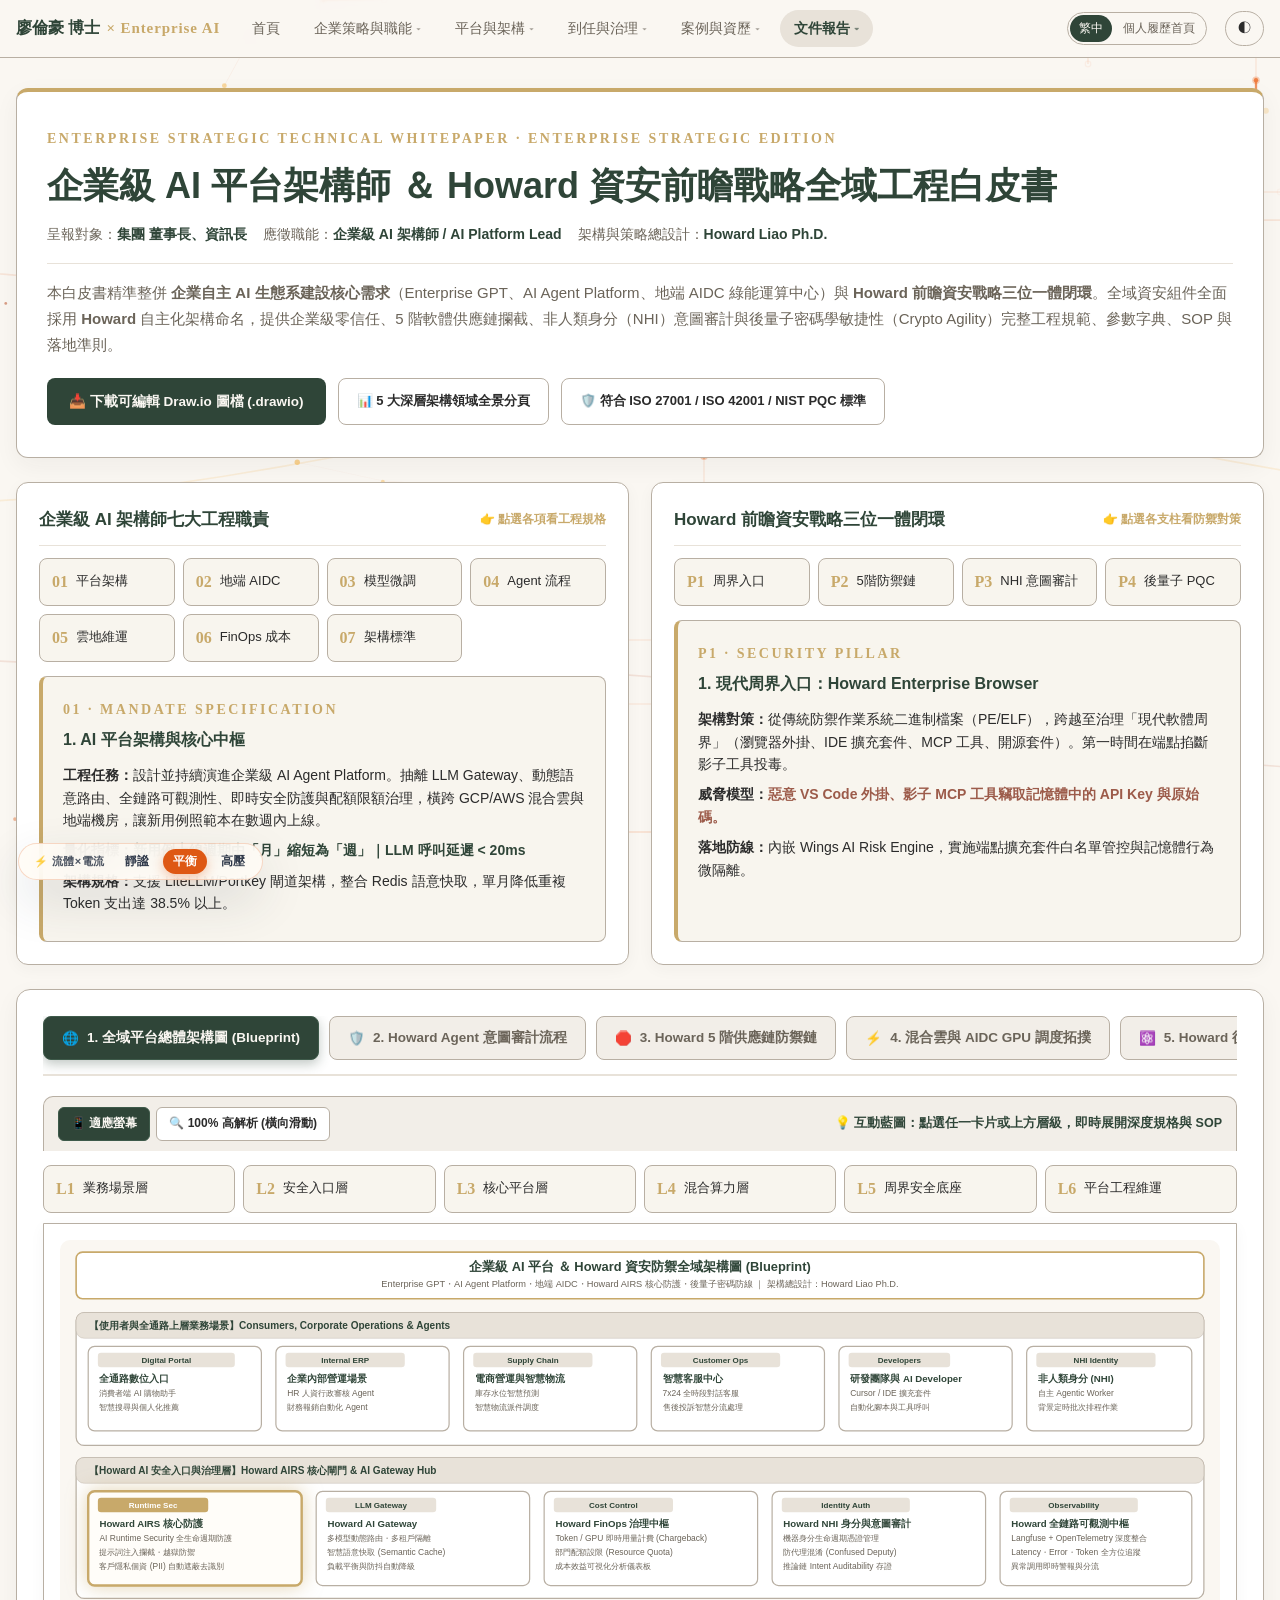
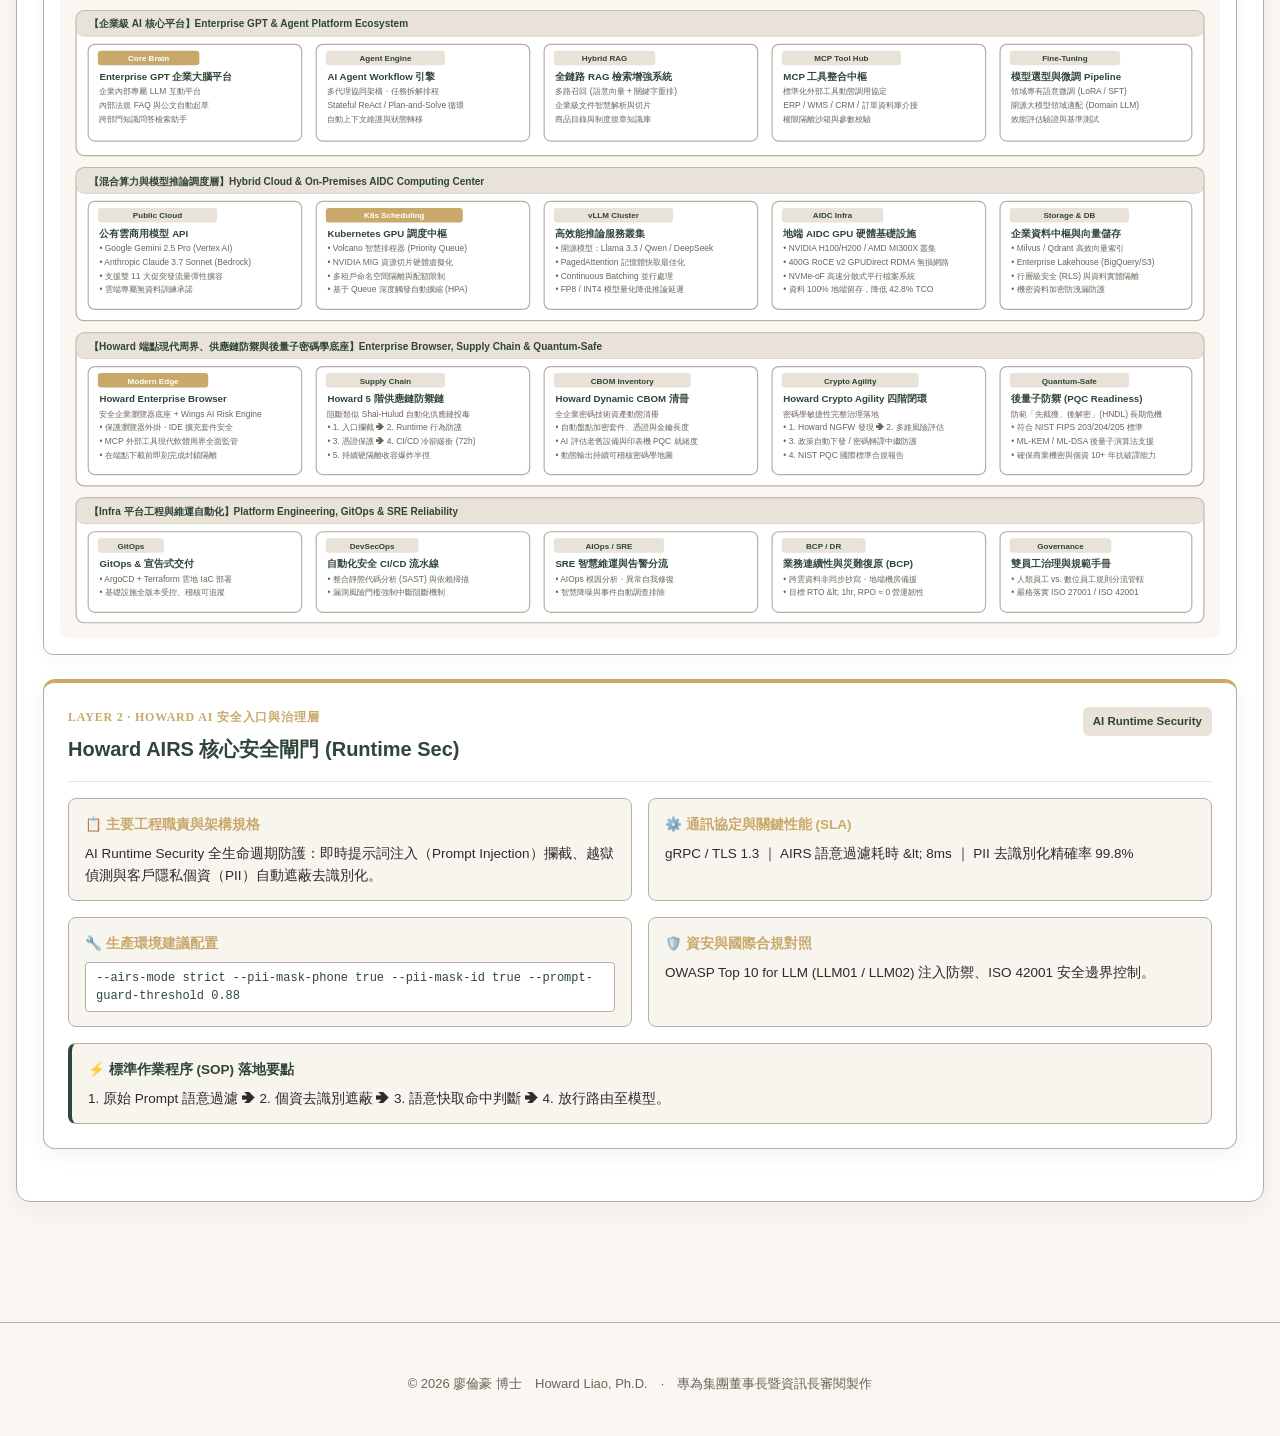
<file: architecture.html>
<!DOCTYPE html>
<html lang="zh-TW">
<head>
<meta charset="UTF-8">
<meta name="viewport" content="width=device-width, initial-scale=1.0, maximum-scale=5.0, user-scalable=yes">
<meta name="robots" content="noindex, nofollow">
<title>企業級 AI 平台 ＆ Howard 資安前瞻戰略全域工程白皮書｜廖倫豪 博士</title>
<meta name="description" content="致集團董事長暨資訊長：企業級 AI 平台架構師 ＆ Howard 資安前瞻戰略全域工程白皮書，包含 5 大高解析向量互動架構圖、參數字典與合規矩陣。">
<meta name="theme-color" content="#2F4538">
<style>
  :root {
    --bg: #FAF7F2;
    --alt: #F2EEE8;
    --label: #E8E2D9;
    --line: #B8AFA3;
    --ink: #2B2B2B;
    --mute: #6B6459;
    --green: #2F4538;
    --green2: #3E5A4A;
    --gold: #C8A96A;
    --brick: #9C5B4A;
    --white: #FFFFFF;
    --card: #FFFFFF;
    --card-inner: #F8F5EE;
  }
  @media (prefers-color-scheme: dark) {
    :root:not([data-theme="light"]) {
      --bg: #1C211E;
      --alt: #232A26;
      --label: #2C342F;
      --line: #4A524C;
      --ink: #ECE7DF;
      --mute: #B3AC9F;
      --green: #A9C2B1;
      --green2: #8FAE9A;
      --gold: #D4B87C;
      --brick: #D08E7C;
      --card: #242B27;
      --card-inner: #1C211E;
    }
  }
  :root[data-theme="dark"] {
    --bg: #1C211E;
    --alt: #232A26;
    --label: #2C342F;
    --line: #4A524C;
    --ink: #ECE7DF;
    --mute: #B3AC9F;
    --green: #A9C2B1;
    --green2: #8FAE9A;
    --gold: #D4B87C;
    --brick: #D08E7C;
    --card: #242B27;
    --card-inner: #1C211E;
  }

  * { box-sizing: border-box; }
  html { scroll-behavior: smooth; -webkit-text-size-adjust: 100%; }
  body {
    margin: 0;
    background: var(--bg);
    color: var(--ink);
    font-family: "Noto Sans TC", "Microsoft JhengHei", "PingFang TC", sans-serif;
    line-height: 1.75;
    font-size: 16px;
    position: relative;
  }
  .serif { font-family: "Cormorant Garamond", Georgia, serif; }
  a { color: var(--green); text-decoration: none; }
  a:hover { text-decoration: underline; }

  /* Repeating Watermark matching index.html */
  body::before {
    content: "Howard Liao Ph.D.  ";
    position: fixed;
    top: 0; left: 0; right: 0; bottom: 0;
    z-index: 0;
    pointer-events: none;
    font-family: "Cormorant Garamond", serif;
    font-size: 26px;
    color: var(--gold);
    opacity: 0.055;
    line-height: 150px;
    letter-spacing: 25px;
    transform: rotate(-22deg);
    white-space: pre-wrap;
    word-break: break-all;
    overflow: hidden;
  }

  /* Sticky Header Navigation matching index.html */
  header.nav {
    position: sticky;
    top: 0;
    z-index: 100;
    background: color-mix(in srgb, var(--bg) 92%, transparent);
    backdrop-filter: blur(8px);
    border-bottom: 1px solid var(--line);
  }
  .nav .in {
    max-width: 1280px;
    margin: auto;
    display: flex;
    align-items: center;
    gap: 18px;
    padding: 10px 16px;
  }
  .brand {
    font-weight: 700;
    color: var(--green);
    white-space: nowrap;
    text-decoration: none;
  }
  .brand small {
    color: var(--gold);
    font-family: "Cormorant Garamond", serif;
    font-size: 15px;
    margin-left: 6px;
    letter-spacing: .06em;
  }

  .links {
    display: flex;
    gap: 6px;
    align-items: center;
    flex: 1;
    min-width: 0;
    overflow: visible;
  }
  .nav-item { position: relative; }
  .nav-link {
    display: inline-flex;
    align-items: center;
    gap: 4px;
    white-space: nowrap;
    text-decoration: none;
    color: var(--mute);
    font-size: 14px;
    padding: 6px 14px;
    border-radius: 999px;
    transition: all .2s ease;
    font-weight: 500;
  }
  .nav-link .arr { font-size: 10px; opacity: .6; transition: transform .2s ease; }
  .nav-item:hover .nav-link .arr { transform: rotate(180deg); }
  .nav-link.on, .nav-link:hover {
    background: var(--label);
    color: var(--green);
    font-weight: 600;
  }
  .nav-drop {
    display: none;
    position: absolute;
    top: calc(100% + 4px);
    left: 0;
    background: var(--card);
    border: 1px solid var(--line);
    box-shadow: 0 12px 30px rgba(0,0,0,.15);
    border-radius: 10px;
    padding: 6px;
    min-width: 170px;
    z-index: 100;
    flex-direction: column;
  }
  .nav-item:hover .nav-drop, .nav-item:focus-within .nav-drop {
    display: flex;
    animation: dropFade .2s ease;
  }
  @keyframes dropFade {
    from { opacity: 0; transform: translateY(-4px); }
    to { opacity: 1; transform: translateY(0); }
  }
  .nav-drop a {
    padding: 8px 14px;
    font-size: 13.5px;
    color: var(--ink);
    text-decoration: none;
    border-radius: 6px;
    white-space: nowrap;
    display: block;
    transition: background .15s ease, color .15s ease;
  }
  .nav-drop a:hover {
    background: var(--label);
    color: var(--green);
  }

  .langs {
    display: flex;
    gap: 2px;
    border: 1px solid var(--line);
    border-radius: 999px;
    padding: 2px;
  }
  .langs a {
    font-size: 12px;
    text-decoration: none;
    color: var(--mute);
    padding: 3px 9px;
    border-radius: 999px;
    white-space: nowrap;
  }
  .langs a.on {
    background: var(--green);
    color: var(--bg);
  }
  .tbtn {
    border: 1px solid var(--line);
    background: transparent;
    color: var(--ink);
    border-radius: 999px;
    padding: 5px 12px;
    cursor: pointer;
    font: inherit;
    font-size: 13px;
  }

  /* Page Layout */
  main {
    max-width: 1280px;
    margin: auto;
    padding: 30px 16px 80px;
    position: relative;
    z-index: 1;
  }

  /* Milan Warm Amber Header Card */
  .header-card {
    background: var(--card);
    border: 1px solid var(--line);
    border-top: 4px solid var(--gold);
    border-radius: 12px;
    padding: 32px 30px;
    margin-bottom: 24px;
    box-shadow: 0 8px 24px rgba(43,43,43,0.05);
  }
  .eyebrow {
    font-family: "Cormorant Garamond", serif;
    color: var(--gold);
    letter-spacing: .18em;
    font-size: 14px;
    text-transform: uppercase;
    font-weight: 700;
    margin-bottom: 8px;
    display: inline-block;
  }
  h1 {
    font-size: clamp(24px, 3.8vw, 36px);
    line-height: 1.25;
    color: var(--green);
    margin: 4px 0 14px;
    font-weight: 800;
  }
  .meta-bar {
    display: flex;
    flex-wrap: wrap;
    gap: 16px;
    font-size: 14px;
    color: var(--mute);
    padding-bottom: 16px;
    margin-bottom: 16px;
    border-bottom: 1px solid var(--label);
  }
  .meta-bar b { color: var(--green); font-weight: 700; }

  .download-bar {
    display: flex;
    gap: 12px;
    margin-top: 20px;
    flex-wrap: wrap;
  }
  .btn-action {
    background: var(--green);
    color: var(--bg) !important;
    font-weight: 700;
    text-decoration: none;
    padding: 11px 22px;
    border-radius: 8px;
    font-size: 13.5px;
    display: inline-flex;
    align-items: center;
    gap: 8px;
    transition: all 0.2s;
    min-height: 44px;
  }
  .btn-action:hover {
    background: var(--green2);
    transform: translateY(-2px);
    box-shadow: 0 4px 12px rgba(47,69,56,0.25);
  }
  .btn-outline {
    background: var(--card);
    border: 1px solid var(--line);
    color: var(--ink);
    font-weight: 600;
    text-decoration: none;
    padding: 11px 18px;
    border-radius: 8px;
    font-size: 13px;
    display: inline-flex;
    align-items: center;
    gap: 8px;
    min-height: 44px;
  }

  /* Interactive Top Section Grid */
  .interactive-deck-grid {
    display: grid;
    grid-template-columns: 1fr 1fr;
    gap: 22px;
    margin-bottom: 24px;
  }
  .interactive-deck-card {
    background: var(--card);
    border: 1px solid var(--line);
    border-radius: 12px;
    padding: 22px;
    box-shadow: 0 4px 16px rgba(43,43,43,0.04);
    display: flex;
    flex-direction: column;
  }
  .deck-header {
    display: flex;
    align-items: center;
    justify-content: space-between;
    margin-bottom: 12px;
    padding-bottom: 10px;
    border-bottom: 1px solid var(--label);
  }
  .deck-header h3 {
    margin: 0;
    font-size: 17px;
    font-weight: 700;
    color: var(--green);
  }
  .deck-hint {
    font-size: 12px;
    color: var(--gold);
    font-weight: 600;
  }

  /* Clickable Pills & Stack Layer List */
  .interactive-layers {
    display: grid;
    grid-template-columns: repeat(auto-fit, minmax(130px, 1fr));
    gap: 8px;
    margin-bottom: 14px;
  }
  .layer-btn {
    display: flex;
    align-items: center;
    gap: 8px;
    width: 100%;
    text-align: left;
    border: 1px solid var(--line);
    background: var(--card-inner);
    padding: 9px 12px;
    border-radius: 8px;
    cursor: pointer;
    font: inherit;
    font-size: 13px;
    color: var(--ink);
    transition: all 0.2s ease;
  }
  .layer-btn b {
    font-family: "Cormorant Garamond", serif;
    font-size: 16px;
    color: var(--gold);
  }
  .layer-btn:hover {
    background: var(--label);
    color: var(--green);
  }
  .layer-btn.on {
    background: var(--green);
    color: var(--bg);
    border-color: var(--green2);
  }
  .layer-btn.on b {
    color: var(--gold);
  }

  /* Dynamic Detail Box */
  .detail-box {
    background: var(--card-inner);
    border: 1px solid var(--line);
    border-radius: 8px;
    padding: 18px 20px;
    border-left: 4px solid var(--gold);
    animation: fadeIn 0.25s ease;
    flex: 1;
  }
  .detail-box .eyebrow {
    margin-bottom: 4px;
  }
  .detail-box h4 {
    margin: 0 0 10px 0;
    color: var(--green);
    font-size: 16px;
  }
  .detail-box p {
    margin: 0 0 8px 0;
    font-size: 14px;
    color: var(--ink);
    line-height: 1.6;
  }

  /* Interactive Tab System with Mobile Ergonomics */
  .tab-system-card {
    background: var(--card);
    border: 1px solid var(--line);
    border-radius: 14px;
    padding: 26px;
    margin-top: 24px;
    box-shadow: 0 8px 25px rgba(43,43,43,0.05);
  }
  .tab-nav-wrapper {
    position: relative;
    margin-bottom: 20px;
  }
  .tab-nav {
    display: flex;
    gap: 10px;
    border-bottom: 2px solid var(--label);
    padding-bottom: 14px;
    overflow-x: auto;
    -webkit-overflow-scrolling: touch;
    scrollbar-width: none;
    scroll-snap-type: x mandatory;
  }
  .tab-nav::-webkit-scrollbar { display: none; }
  
  .tab-btn {
    background: var(--alt);
    border: 1px solid var(--line);
    color: var(--mute);
    padding: 11px 18px;
    border-radius: 8px;
    font-size: 13.5px;
    font-weight: 700;
    cursor: pointer;
    transition: all 0.2s;
    white-space: nowrap;
    display: flex;
    align-items: center;
    gap: 8px;
    min-height: 44px;
    scroll-snap-align: start;
    font-family: inherit;
  }
  .tab-btn:hover {
    background: var(--label);
    color: var(--green);
  }
  .tab-btn.active {
    background: var(--green);
    color: var(--bg);
    border-color: var(--green2);
    box-shadow: 0 4px 12px rgba(47,69,56,0.3);
  }
  .tab-text-mobile { display: none; }

  /* Diagram Blueprint Console - MILAN WARM AMBER STYLE (NO BLACK) */
  .diagram-toolbar {
    display: flex;
    justify-content: space-between;
    align-items: center;
    background: var(--alt);
    border: 1px solid var(--line);
    border-bottom: none;
    border-radius: 10px 10px 0 0;
    padding: 10px 14px;
    flex-wrap: wrap;
    gap: 8px;
  }
  .view-mode-group {
    display: flex;
    gap: 6px;
    align-items: center;
  }
  .mode-btn {
    background: var(--card);
    border: 1px solid var(--line);
    color: var(--ink);
    padding: 6px 12px;
    border-radius: 6px;
    font-size: 12px;
    font-weight: 700;
    cursor: pointer;
    transition: all 0.2s;
    min-height: 34px;
    display: inline-flex;
    align-items: center;
    gap: 5px;
    font-family: inherit;
  }
  .mode-btn:hover { background: var(--label); color: var(--green); }
  .mode-btn.active {
    background: var(--green);
    color: var(--bg);
    border-color: var(--green2);
  }
  .diagram-hint {
    font-size: 12.5px;
    color: var(--green);
    font-weight: 700;
  }

  /* Milan Styled Diagram Container (Warm Card White, NO Black box) */
  .diagram-scroll-container {
    background: var(--card);
    border: 1px solid var(--line);
    border-radius: 0 0 10px 10px;
    padding: 16px;
    margin-bottom: 24px;
    overflow-x: auto;
    -webkit-overflow-scrolling: touch;
    box-shadow: 0 4px 16px rgba(43,43,43,0.04);
  }
  .diagram-scroll-container svg {
    display: block;
    width: 100%;
    height: auto;
    border-radius: 8px;
    transition: min-width 0.25s ease;
  }
  .diagram-scroll-container.mode-scroll svg {
    min-width: 1280px;
    width: 1280px;
  }

  /* Interactive Milan SVG Cards */
  .milan-card {
    cursor: pointer;
    transition: transform 0.15s ease, filter 0.15s ease;
  }
  .milan-card:hover rect.card-bg {
    stroke: var(--gold) !important;
    stroke-width: 2.5px !important;
    filter: drop-shadow(0 4px 8px rgba(200, 169, 106, 0.35));
  }
  .milan-card.selected rect.card-bg {
    stroke: var(--gold) !important;
    stroke-width: 3px !important;
    fill: #FFFDF9 !important;
    filter: drop-shadow(0 0 12px rgba(200, 169, 106, 0.5)) !important;
  }

  /* Interactive Component Inspector Panel */
  .inspector-card {
    background: var(--card);
    border: 1px solid var(--line);
    border-top: 4px solid var(--gold);
    border-radius: 12px;
    padding: 24px;
    margin: 18px 0 26px 0;
    box-shadow: 0 6px 20px rgba(43,43,43,0.06);
    animation: fadeIn 0.25s ease;
  }
  .ins-header {
    display: flex;
    justify-content: space-between;
    align-items: flex-start;
    border-bottom: 1px solid var(--label);
    padding-bottom: 14px;
    margin-bottom: 16px;
    flex-wrap: wrap;
    gap: 10px;
  }
  .ins-header-main { flex: 1; }
  .ins-layer-badge {
    font-size: 12px;
    font-weight: 700;
    text-transform: uppercase;
    color: var(--gold);
    letter-spacing: 0.8px;
    margin-bottom: 4px;
    display: block;
    font-family: "Cormorant Garamond", serif;
  }
  .ins-header h3 {
    margin: 0;
    font-size: 20px;
    font-weight: 800;
    color: var(--green);
  }
  .ins-tag {
    font-size: 11.5px;
    padding: 4px 10px;
    border-radius: 6px;
    background: var(--label);
    color: var(--green);
    font-weight: 700;
  }

  .ins-grid {
    display: grid;
    grid-template-columns: 1fr 1fr;
    gap: 16px;
    margin-bottom: 16px;
  }
  .ins-col {
    background: var(--card-inner);
    border: 1px solid var(--line);
    border-radius: 8px;
    padding: 14px 16px;
  }
  .ins-col h4 {
    margin: 0 0 6px 0;
    font-size: 13.5px;
    color: var(--gold);
    display: flex;
    align-items: center;
    gap: 6px;
    font-weight: 700;
  }
  .ins-col p {
    margin: 0;
    font-size: 13.5px;
    color: var(--ink);
    line-height: 1.6;
  }
  .ins-config-code {
    font-family: monospace;
    font-size: 12px;
    background: var(--card);
    border: 1px solid var(--line);
    padding: 6px 10px;
    border-radius: 4px;
    color: var(--green);
    display: block;
    margin-top: 6px;
    line-height: 1.5;
  }
  .ins-full-sop {
    background: var(--card-inner);
    border: 1px solid var(--line);
    border-left: 4px solid var(--green);
    border-radius: 8px;
    padding: 14px 16px;
  }
  .ins-full-sop h4 {
    margin: 0 0 6px 0;
    font-size: 13.5px;
    color: var(--green);
    font-weight: 700;
  }
  .ins-full-sop p {
    margin: 0;
    font-size: 13.5px;
    color: var(--ink);
    line-height: 1.6;
  }

  /* Mobile Floating Dock */
  .mobile-dock {
    display: none;
    position: fixed;
    bottom: 16px;
    left: 16px;
    right: 16px;
    z-index: 1000;
    background: color-mix(in srgb, var(--bg) 94%, transparent);
    backdrop-filter: blur(12px);
    border: 1px solid var(--gold);
    border-radius: 30px;
    padding: 8px 12px;
    box-shadow: 0 10px 30px rgba(0,0,0,0.18);
    justify-content: space-around;
    align-items: center;
  }
  .dock-btn {
    background: transparent;
    border: none;
    color: var(--ink);
    font-size: 12.5px;
    font-weight: 700;
    cursor: pointer;
    display: flex;
    align-items: center;
    gap: 6px;
    padding: 8px 12px;
    border-radius: 20px;
    min-height: 40px;
    text-decoration: none;
  }
  .dock-btn.highlight {
    background: var(--green);
    color: var(--bg);
  }

  footer {
    padding: 50px 16px 40px;
    text-align: center;
    color: var(--mute);
    font-size: 13px;
    border-top: 1px solid var(--line);
    margin-top: 40px;
  }

  @keyframes fadeIn {
    from { opacity: 0; transform: translateY(4px); }
    to { opacity: 1; transform: translateY(0); }
  }

  /* Mobile Responsive Media Queries */
  @media (max-width: 768px) {
    main {
      padding: 16px 10px 85px;
    }
    .header-card {
      padding: 22px 16px;
      margin-bottom: 16px;
    }
    .interactive-deck-grid {
      grid-template-columns: 1fr;
      gap: 16px;
    }
    .ins-grid {
      grid-template-columns: 1fr;
    }
    .tab-system-card {
      padding: 18px 12px;
    }
    .tab-text-full { display: none; }
    .tab-text-mobile { display: inline; }
    .tab-btn {
      padding: 10px 14px;
      font-size: 13px;
    }
    .download-bar {
      flex-direction: column;
    }
    .btn-action, .btn-outline {
      width: 100%;
      justify-content: center;
    }
    .mobile-dock {
      display: flex;
    }
  }
</style>
<script>
  // Theme sync with index.html
  try {
    const t = localStorage.getItem('t');
    if (t) document.documentElement.dataset.theme = t;
  } catch(e) {}

  function toggleTheme() {
    const d = document.documentElement;
    const cur = d.dataset.theme || (matchMedia('(prefers-color-scheme: dark)').matches ? 'dark' : 'light');
    d.dataset.theme = cur === 'dark' ? 'light' : 'dark';
    try { localStorage.setItem('t', d.dataset.theme); } catch(e) {}
  }

  function selectTab(idx) {
    const btns = document.querySelectorAll('.tab-btn');
    const panes = document.querySelectorAll('.tab-pane');
    btns.forEach((b, i) => {
      if (i === idx) {
        b.classList.add('active');
        b.scrollIntoView({ behavior: 'smooth', block: 'nearest', inline: 'center' });
      } else {
        b.classList.remove('active');
      }
    });
    panes.forEach((p, i) => {
      if (i === idx) {
        p.style.display = 'block';
      } else {
        p.style.display = 'none';
      }
    });
  }

  function toggleDiagramMode(mode, btn) {
    const container = btn.closest('.tab-pane').querySelector('.diagram-scroll-container');
    const btns = btn.parentElement.querySelectorAll('.mode-btn');
    btns.forEach(b => b.classList.remove('active'));
    btn.classList.add('active');

    if (mode === 'scroll') {
      container.classList.add('mode-scroll');
    } else {
      container.classList.remove('mode-scroll');
    }
  }

  function cycleNextTab() {
    const btns = document.querySelectorAll('.tab-btn');
    let activeIdx = 0;
    btns.forEach((b, i) => { if (b.classList.contains('active')) activeIdx = i; });
    const nextIdx = (activeIdx + 1) % btns.length;
    selectTab(nextIdx);
    document.querySelector('.tab-system-card').scrollIntoView({ behavior: 'smooth' });
  }

  // Interactive Top Deck 1: 7 Duties Data
  const DUTIES = [
    {
      id: "01",
      title: "1. AI 平台架構與核心中樞",
      tag: "Platform Core",
      desc: "設計並持續演進企業級 AI Agent Platform。抽離 LLM Gateway、動態語意路由、全鏈路可觀測性、即時安全防護與配額限額治理，橫跨 GCP/AWS 混合雲與地端機房，讓新用例照範本在數週內上線。",
      metric: "新用例上線週期由「月」縮短為「週」｜LLM 呼叫延遲 &lt; 20ms",
      spec: "支援 LiteLLM/Portkey 閘道架構，整合 Redis 語意快取，單月降低重複 Token 支出達 38.5% 以上。"
    },
    {
      id: "02",
      title: "2. 地端 AIDC 機房建置與維運",
      tag: "AIDC & Infra",
      desc: "評估 GPU 機型（NVIDIA H100/H200 SXM5 與 AMD MI300X）與容量規劃。在 K8s 叢集導入 Volcano 智慧排程器，實施 NVIDIA MIG 資源切片、多租戶配額隔離與部門用量計費。",
      metric: "GPU 綜合利用率提升至 85% 以上｜資料 100% 地端留存符合法規",
      spec: "配置 400Gbps RoCE v2 無損網路拓撲與 GPUDirect RDMA，推論吞吐量達 80+ tokens/sec。"
    },
    {
      id: "03",
      title: "3. 模型選型、推論與微調",
      tag: "LLM & vLLM",
      desc: "評估商用與開源大語言模型（DeepSeek-R1、Llama-3.3-70B、Qwen-2.5）。主導推論服務（vLLM / Triton）部署、連續批處理調優與領域微調（LoRA / SFT）架構規劃。",
      metric: "首字生成延遲 (TTFT) &lt; 300ms｜長文本推論吞吐量提升 3.2 倍",
      spec: "生產環境最佳化參數：--gpu-memory-utilization 0.92, --kv-cache-dtype fp8, --max-num-seqs 256。"
    },
    {
      id: "04",
      title: "4. Agent 流程設計與工具串接",
      tag: "Agentic Workflow",
      desc: "與人資、財務、電商營運、智慧製造等各事業群釐清真實業務痛點，設計 Agent Workflow（ReAct 狀態機）、Hybrid RAG（向量+關鍵字混合檢索）與 MCP 工具標準串接。",
      metric: "核心營運流程自動化效率提升 +55%｜RAG 召回準確率 &gt; 92%",
      spec: "遵循 Model Context Protocol (MCP) 標準，所有外部 API 工具調用皆經隔離沙箱執行。"
    },
    {
      id: "05",
      title: "5. 雲地 Infra 與自動化維運",
      tag: "GitOps & SRE",
      desc: "操盤混合雲網路、CI/CD 自動化發布流水線、GitOps（ArgoCD）與跨雲跨機房 DR 災難復原架構。實踐 AIOps 告警智慧降噪分流與突發事件自動調查處置。",
      metric: "平台可用度 99.99% (Zero Outage)｜目標 RTO &lt; 1hr, RPO ≈ 0",
      spec: "全基礎設施採用 Terraform IaC 宣告式版本受控，CI/CD 流水線強制嵌入安全弱點掃描關卡。"
    },
    {
      id: "06",
      title: "6. AI 成本治理 (FinOps)",
      tag: "FinOps",
      desc: "建立即時 Token、GPU 算力與模型用量之可視化 Chargeback 儀表板。落實部門配額管理、動態降級優化與語意快取，精確測算每一筆算力投資的財務回報率。",
      metric: "3 年多雲與算力 TCO 降低 42.8%｜財務長定期審核確認效益",
      spec: "自動化用量標籤（Cost Allocation Tags）全覆蓋，高相似度 Prompt 直接秒級輸出快取結果。"
    },
    {
      id: "07",
      title: "7. 架構標準與技術領導",
      tag: "Leadership",
      desc: "制定企業 AI 開發規範與架構標準，帶領 AI Developer 與技術主管落地實戰。擔任各事業單位提出 AI 需求的第一技術窗口，建立內部 Champions 種子網絡與 PO 學院。",
      metric: "第一年培養 30 位內部認證 PO｜每位技術主管皆有接班梯隊",
      spec: "符合 ISO 42001（AIMS）人工智慧管理體系與 ISO 27001 資安規範，平衡創新速度與治理紅線。"
    }
  ];

  function showDuty(idx) {
    document.querySelectorAll('#duty-layers .layer-btn').forEach((b, i) => {
      b.classList.toggle('on', i === idx);
    });
    const d = DUTIES[idx];
    document.getElementById('duty-box').innerHTML = `
      <span class="eyebrow">${d.id} · MANDATE SPECIFICATION</span>
      <h4>${d.title}</h4>
      <p><b>工程任務：</b>${d.desc}</p>
      <p><b>量化指標：</b><span style="color:var(--green);font-weight:700;">${d.metric}</span></p>
      <p><b>架構規格：</b>${d.spec}</p>
    `;
  }

  // Interactive Top Deck 2: 4 Security Pillars Data
  const PILLARS = [
    {
      id: "P1",
      title: "1. 現代周界入口：Howard Enterprise Browser",
      tag: "Enterprise Browser",
      desc: "從傳統防禦作業系統二進制檔案（PE/ELF），跨越至治理「現代軟體周界」（瀏覽器外掛、IDE 擴充套件、MCP 工具、開源套件）。第一時間在端點掐斷影子工具投毒。",
      threat: "惡意 VS Code 外掛、影子 MCP 工具竊取記憶體中的 API Key 與原始碼。",
      defense: "內嵌 Wings AI Risk Engine，實施端點擴充套件白名單管控與記憶體行為微隔離。"
    },
    {
      id: "P2",
      title: "2. 防禦鏈：Howard 5 階軟體供應鏈防禦鏈",
      tag: "5-Stage Defense",
      desc: "阻斷類似 Shai-Hulud 模式的供應鏈投毒滲透。包含：1. KOI 內嵌安全閘道（Shift-Left 攔截）➔ 2. Runtime 執行保護 ➔ 3. 憑證與管道防護 ➔ 4. 72 小時冷卻期與主管雙簽 ➔ 5. 秒級硬隔離。",
      threat: "開源依賴套件遭惡意覆蓋、CI/CD 構建自動拉取投毒版本。",
      defense: "嚴格 SHA-256 Lockfile 鎖定、私有 Harbor 鏡像倉儲、72 小時版本發布強制冷卻緩衝。"
    },
    {
      id: "P3",
      title: "3. 控制面：Howard NHI 身分與 Agent 意圖審計",
      tag: "Intent Audit",
      desc: "管理非人類身分（NHI）生命週期。解決「混淆代理人（Confused Deputy）」與間接提示詞注入（Indirect Prompt Injection）；落實推論鏈意圖審計（Intent Auditability）。",
      threat: "外部檢索資料潛藏越獄指令，誘騙高權限 Agent 濫用工具外傳營業機密。",
      defense: "雙通道控制與資料嚴格解耦（Dual-Channel Isolation）、WORM 不可竄改推論鏈存證、HITL 四眼原則主管簽核。"
    },
    {
      id: "P4",
      title: "4. 資料底座：Howard 後量子安全 (PQC) 敏捷閉環",
      tag: "Crypto Agility",
      desc: "防禦駭客「先截獲、後解密（HNDL）」攻擊。建置 Howard Dynamic CBOM（動態密碼技術清冊），推進 4 階閉環：持續發現 ➔ 多維風險評估 ➔ 密碼轉譯中繼處置 ➔ NIST PQC 持續合規。",
      threat: "長生命週期機密資料（顧客金融、專利研發）遭長期錄製監聽並等待量子破譯。",
      defense: "部署 NIST FIPS 203/204/205 標準（ML-KEM / ML-DSA），對老舊設備提供邊緣密碼轉譯中繼防護。"
    }
  ];

  function showPillar(idx) {
    document.querySelectorAll('#pillar-layers .layer-btn').forEach((b, i) => {
      b.classList.toggle('on', i === idx);
    });
    const p = PILLARS[idx];
    document.getElementById('pillar-box').innerHTML = `
      <span class="eyebrow">${p.id} · SECURITY PILLAR</span>
      <h4>${p.title}</h4>
      <p><b>架構對策：</b>${p.desc}</p>
      <p><b>威脅模型：</b><span style="color:var(--brick);font-weight:600;">${p.threat}</span></p>
      <p><b>落地防線：</b>${p.defense}</p>
    `;
  }

  // COMPREHENSIVE CARD INSPECTOR DATABASE FOR ALL 5 TABS (點圖時才出現說明)
  const CARD_DATA = {
    // Tab 1: Blueprint Nodes
    "p1_l1_web": {
      tab: 0,
      layer: "Layer 1 · 全通路業務場景層",
      name: "全通路數位入口 (Digital Portal)",
      tag: "Consumer AI Entry",
      spec: "承載全通路消費者端 Web / iOS / Android 查詢請求，提供智慧搜尋對話式購物助手與個人化推薦。",
      sla: "HTTPS / HTTP/2 ｜ QPS &gt; 15,000 ｜ 邊緣 DNS 解析延遲 &lt; 15ms",
      config: "NGINX Ingress Controller + Cloudflare Enterprise WAF 智慧防爬蟲與流量清洗。",
      compliance: "符合 ISO 27001 存取控制政策、GDPR / 台灣個資法隱私授權規範。",
      sop: "1. 請求抵達 ➔ 2. 進行 WAF 流量清洗 ➔ 3. 注入 X-Trace-ID ➔ 4. 路由至 Howard AIRS 安全層。"
    },
    "p1_l1_erp": {
      tab: 0,
      layer: "Layer 1 · 全通路業務場景層",
      name: "企業內部營運場景 (Internal ERP)",
      tag: "Enterprise Ops",
      spec: "企業日常運作核心中樞：HR 人資行政合規自動審核 Agent、財務請款報銷智慧驗證 Agent 與內部公文助手。",
      sla: "gRPC-Web / SSO OIDC ｜ 單據解析平均延遲 &lt; 1.5s ｜ 併發吞吐 &gt; 2,000 單/分",
      config: "整合 Azure AD / Okta SSO，配置 OAuth 2.0 PKCE 流程與角色權限存取控制 (RBAC)。",
      compliance: "內部會計稽核法規規範、敏感薪酬隱私實體隔離。",
      sop: "1. 接收 ERP 單據 ➔ 2. 欄位合法性校驗 ➔ 3. 呼叫 RAG 知識庫比對規章 ➔ 4. 產出審批建議草案。"
    },
    "p1_l1_scm": {
      tab: 0,
      layer: "Layer 1 · 全通路業務場景層",
      name: "電商營運與智慧物流 (Supply Chain)",
      tag: "Logistics Agent",
      spec: "智慧庫存水位動態預測、雙 11 大促補貨決策 Agent、全台物流派件即時調度排程運算。",
      sla: "Kafka Event Stream ｜ 事件處理延遲 &lt; 50ms ｜ 日均處理訊息 &gt; 80,000,000 則",
      config: "Apache Flink 即時流處理運算叢集 + Redis 7.0 記憶體快取特徵池。",
      compliance: "ISO 22301 業務連續性管理體系、供應鏈韌性法規規範。",
      sop: "1. 監聽銷售事件 ➔ 2. 觸發補貨預警模型 ➔ 3. 驗證在庫庫存 ➔ 4. 發起 WMS 自動調撥工單。"
    },
    "p1_l1_cs": {
      tab: 0,
      layer: "Layer 1 · 全通路業務場景層",
      name: "智慧客服中心 (Customer Ops)",
      tag: "7x24 Customer Agent",
      spec: "7x24 全時段對話客服、退換貨智慧引導、售後投訴情緒識別與金牌話術輔助分流處理。",
      sla: "WebSocket 全雙工串流 ｜ 首字回應延遲 (TTFT) &lt; 350ms ｜ 客服滿意度 &gt; 94%",
      config: "--stream-chunk-size 4 --sentiment-analysis-active true --auto-escalate-threshold 0.85",
      compliance: "通訊保障與監察法、錄音文字紀錄符合金融消費評議合規要求。",
      sop: "1. 建立對話串流 ➔ 2. 情緒評估 ➔ 3. 檢索知識庫 ➔ 4. 回應生成 (若情緒低落則轉接真人金牌客服)。"
    },
    "p1_l1_dev": {
      tab: 0,
      layer: "Layer 1 · 全通路業務場景層",
      name: "研發團隊與 AI Developer (Developers)",
      tag: "Dev Tooling",
      spec: "Cursor / VS Code IDE 擴充套件、代碼輔助補全、自動化測試腳本生成與 CLI 工具標準呼叫。",
      sla: "gRPC TLS 1.3 ｜ IDE 代碼補全延遲 &lt; 180ms ｜ 程式碼安全掃描命中率 100%",
      config: "透過 Howard Enterprise Browser 統一代理端點出站連線，嚴禁未授權影子外掛。",
      compliance: "智慧財產權保護法、嚴禁未經審計之開源程式碼無污染注入商業軟體。",
      sop: "1. 開發者發起補全 ➔ 2. 機密掃描引擎過濾 ➔ 3. 呼叫企業專屬 Code-LLM ➔ 4. 回傳安全代碼。"
    },
    "p1_l1_nhi": {
      tab: 0,
      layer: "Layer 1 · 全通路業務場景層",
      name: "非人類身分 (NHI Identity)",
      tag: "Autonomous Agent",
      spec: "自主 Agentic Worker、夜間批次資料同步排程作業、跨系統 RPA 機器人特權身分管轄。",
      sla: "SPIFFE/SPIRE SVID ｜ 憑證存活期 &lt; 15 分鐘 ｜ 意圖審計記錄 100% 留存",
      config: "HashiCorp Vault 動態簽發短期憑證，配置嚴格最小權限 Service Account 角色。",
      compliance: "NIST SP 800-207 零信任架構、NHI 身分安全生命週期治理規範。",
      sop: "1. 註冊 NHI 實體 ➔ 2. 取得短期 STS Token ➔ 3. 申報執行意圖 ➔ 4. 存證於審計日誌並執行。"
    },
    "p1_l2_airs": {
      tab: 0,
      layer: "Layer 2 · Howard AI 安全入口與治理層",
      name: "Howard AIRS 核心安全閘門 (Runtime Sec)",
      tag: "AI Runtime Security",
      spec: "AI Runtime Security 全生命週期防護：即時提示詞注入（Prompt Injection）攔截、越獄偵測與客戶隱私個資（PII）自動遮蔽去識別化。",
      sla: "gRPC / TLS 1.3 ｜ AIRS 語意過濾耗時 &lt; 8ms ｜ PII 去識別化精確率 99.8%",
      config: "--airs-mode strict --pii-mask-phone true --pii-mask-id true --prompt-guard-threshold 0.88",
      compliance: "OWASP Top 10 for LLM (LLM01 / LLM02) 注入防禦、ISO 42001 安全邊界控制。",
      sop: "1. 原始 Prompt 語意過濾 ➔ 2. 個資去識別遮蔽 ➔ 3. 語意快取命中判斷 ➔ 4. 放行路由至模型。"
    },
    "p1_l2_gateway": {
      tab: 0,
      layer: "Layer 2 · Howard AI 安全入口與治理層",
      name: "Howard AI Gateway 多模型閘道 (LLM Gateway)",
      tag: "Dynamic Routing",
      spec: "多模型動態路由調度、多租戶隔離、智慧語意快取（Semantic Cache）與負載平衡自動降級。",
      sla: "Redis Cluster ｜ 快取命中延遲 &lt; 12ms ｜ 跨模型自動降級故障轉移 &lt; 200ms",
      config: "--cache-backend redis-cluster --similarity-threshold 0.94 --timeout-fallback gpt-4o-mini",
      compliance: "FinOps 成本治理規範、SLA 業務高可用連續性承諾。",
      sop: "1. 提取 Prompt 語意嵌入 ➔ 2. 查詢快取池 ➔ 3. 命中直接返回 ➔ 4. 未命中則依權重分流各模型。"
    },
    "p1_l2_finops": {
      tab: 0,
      layer: "Layer 2 · Howard AI 安全入口與治理層",
      name: "Howard FinOps 治理中樞 (Cost Control)",
      tag: "FinOps Chargeback",
      spec: "Token / GPU 算力即時用量計費（Chargeback）、部門配額設限（Resource Quota）與成本效益可視化看板。",
      sla: "Prometheus Metric ｜ 耗量數據延遲 &lt; 5s ｜ 配額超額即刻自動告警熔斷",
      config: "--enable-chargeback true --quota-enforcement hard --alert-webhook ms-teams-cfo",
      compliance: "企業財務管理準則、各事業群算力資本支出（CapEx/OpEx）精確核算。",
      sop: "1. 每次呼叫記錄 Token 數 ➔ 2. 扣減部門配額 ➔ 3. 達 90% 觸發警告 ➔ 4. 達 100% 啟動降級限速。"
    },
    "p1_l2_intent": {
      tab: 0,
      layer: "Layer 2 · Howard AI 安全入口與治理層",
      name: "Howard NHI 身分與意圖審計 (Identity Auth)",
      tag: "Intent Auditability",
      spec: "機器身分生命週期管理、防混淆代理人（Anti-Confused Deputy）與推論鏈 Intent Auditability 法律存證。",
      sla: "SHA-256 數位簽章 ｜ 審計寫入延遲 &lt; 10ms ｜ WORM 防竄改紀錄保存 7 年",
      config: "--intent-verification true --audit-channel isolated --dual-approval-threshold 50000",
      compliance: "歐盟 AI Act 第 14 條人類監督條款、ISO 27001 存證完整性規範。",
      sop: "1. 捕捉 Agent 決策意圖 ➔ 2. 驗證調用權限 ➔ 3. 高風險操作觸發主管雙簽 ➔ 4. 寫入 WORM 稽核日誌。"
    },
    "p1_l2_obs": {
      tab: 0,
      layer: "Layer 2 · Howard AI 安全入口與治理層",
      name: "Howard 全鏈路可觀測中樞 (Observability)",
      tag: "Langfuse & OTel",
      spec: "Langfuse + OpenTelemetry 深度整合：Latency、Error、Token 全方位追蹤，異常調用即時警報與分流。",
      sla: "OTLP / gRPC ｜ Trace 取樣率 100% ｜ 異常告警響應時間 &lt; 15s",
      config: "--otel-exporter otlp --langfuse-public-key pk-enterprise-main --trace-batch-size 512",
      compliance: "SRE Site Reliability Engineering 監控標準、資安事件鑑識分析依據。",
      sop: "1. 跨元件傳遞 Trace Context ➔ 2. 記錄 Span 歷程 ➔ 3. 即時統計 P99 延遲 ➔ 4. 異常自動派工。"
    },
    "p1_l3_gpt": {
      tab: 0,
      layer: "Layer 3 · 企業級 AI 核心平台",
      name: "Enterprise GPT 企業大腦平台 (Core Brain)",
      tag: "Platform Core",
      spec: "企業內部專屬 LLM 互動平台：內部法規規章 FAQ、公文合約自動起草與跨部門知識問答檢索助手。",
      sla: "WebSocket ｜ 系統可用度 99.99% ｜ 內部員工日活躍 (DAU) &gt; 5,000 人",
      config: "--system-prompt-strict true --context-window 128k --temperature 0.2",
      compliance: "企業營業秘密保護規範、內部公文分級保密制度。",
      sop: "1. 接收同仁提問 ➔ 2. 檢索法規知識庫 ➔ 3. 生成具備標註引用來源之答覆 ➔ 4. 記錄查詢審計日誌。"
    },
    "p1_l3_agent": {
      tab: 0,
      layer: "Layer 3 · 企業級 AI 核心平台",
      name: "AI Agent Workflow 引擎 (Agent Engine)",
      tag: "ReAct State Machine",
      spec: "多代理協同架構、任務拆解與排程：Stateful ReAct / Plan-and-Solve 循環，自動上下文維護與狀態轉移。",
      sla: "LangGraph / Temporal ｜ 狀態恢復延遲 &lt; 100ms ｜ 任務執行成功率 &gt; 99.2%",
      config: "--max-react-steps 8 --state-store postgres-pgvector --checkpoint-freq step",
      compliance: "系統可解釋性與除錯追溯規範、防止死迴圈自耗 Token 保護。",
      sop: "1. 拆解業務目標 ➔ 2. 擬定步驟清單 ➔ 3. 逐步呼叫工具 ➔ 4. 聚合結果並驗證真實性。"
    },
    "p1_l3_rag": {
      tab: 0,
      layer: "Layer 3 · 企業級 AI 核心平台",
      name: "全鏈路 RAG 檢索增強系統 (Hybrid RAG)",
      tag: "Multi-Route Recall",
      spec: "多路召回（語意向量 + 關鍵字重排）：企業級文件智慧解析切片、商品目錄與製造規範知識庫。",
      sla: "Milvus + BGE-Reranker ｜ 檢索耗時 &lt; 85ms ｜ 召回準確率 (Recall@5) &gt; 93.5%",
      config: "--chunk-size 500 --chunk-overlap 50 --hybrid-alpha 0.65 --rerank-top-k 5",
      compliance: "ISO 27001 文件生命週期管理、敏感切片行級權限（RLS）保護。",
      sop: "1. 檔案解析與 OCR ➔ 2. 語意向量化存庫 ➔ 3. 混合式兩階段檢索 ➔ 4. 組合最優上下文注入 Prompt。"
    },
    "p1_l3_mcp": {
      tab: 0,
      layer: "Layer 3 · 企業級 AI 核心平台",
      name: "MCP 工具整合中樞 (MCP Tool Hub)",
      tag: "Model Context Protocol",
      spec: "標準化外部工具動態調用協定：ERP / WMS / CRM / 訂單資料庫介接、權限隔離沙箱與參數校驗。",
      sla: "JSON-RPC 2.0 (MCP) ｜ 工具調用回應延遲 &lt; 250ms ｜ 隔離沙箱啟動 &lt; 50ms",
      config: "--mcp-auth mTLS --sandbox-driver gVisor --enforce-json-schema true",
      compliance: "防止遠端代碼執行 (RCE)、嚴格輸入參數白名單校驗。",
      sop: "1. 接收 Tool Call 請求 ➔ 2. JSON Schema 校驗 ➔ 3. 在 gVisor 沙箱發起執行 ➔ 4. 回傳消毒後結果。"
    },
    "p1_l3_fine": {
      tab: 0,
      layer: "Layer 3 · 企業級 AI 核心平台",
      name: "模型選型與微調 Pipeline (Fine-Tuning)",
      tag: "Domain Adaptation",
      spec: "領域專有語意微調（LoRA / QLoRA / SFT）：開源大模型領域適配、效能基準測試與自動化評估管線。",
      sla: "PyTorch FSDP ｜ 訓練吞吐 &gt; 3,500 tokens/sec/GPU ｜ 評估基準得分提升 &gt; 22%",
      config: "--lora-r 16 --lora-alpha 32 --target-modules q_proj,v_proj --learning-rate 2e-4",
      compliance: "訓練資料去個資淨化標準、模型權重資產版本版權受控。",
      sop: "1. 收集高質量對話資料 ➔ 2. 執行 PII 脫敏過濾 ➔ 3. 分散式 LoRA 訓練 ➔ 4. 基準評估達標後發布。"
    },
    "p1_l4_cloud": {
      tab: 0,
      layer: "Layer 4 · 混合算力與模型推論調度層",
      name: "公有雲商用模型 API (Public Cloud)",
      tag: "Multi-Cloud Burst",
      spec: "Google Gemini 2.5 Pro (Vertex AI) 與 Anthropic Claude 3.7 Sonnet (Bedrock)，支援大促高峰突增算力彈性擴容。",
      sla: "專用雲端專線 (Direct Connect) ｜ 雲端 API 延遲 &lt; 400ms ｜ 彈性擴容能力無限",
      config: "--cloud-provider multi --vertex-location asia-east1 --bedrock-region us-west-2",
      compliance: "各大雲端商業無資料留存與無訓練承諾協議 (Zero Data Retention)。",
      sop: "1. 監測地端 GPU 飽和度 ➔ 2. 逾 80% 警戒線觸發溢出 ➔ 3. 脫敏後調用雲端 API ➔ 4. 聚合結果返回。"
    },
    "p1_l4_sched": {
      tab: 0,
      layer: "Layer 4 · 混合算力與模型推論調度層",
      name: "Kubernetes GPU 調度中樞 (K8s Scheduling)",
      tag: "Volcano & MIG",
      spec: "Volcano 智慧排程器（Priority Queue）、NVIDIA MIG 資源切片硬體虛擬化、多租戶隔離與基於佇列深度的自動擴縮 (HPA)。",
      sla: "Pod 調度冷啟動 &lt; 2s ｜ GPU 資源分配利用率 &gt; 85% ｜ 多租戶隔離率 100%",
      config: "--scheduler volcano --gpu-slicing 1g.10gb --hpa-metric queue_depth_threshold_10",
      compliance: "K8s CIS Benchmark 安全合規基線、資源配額公平調度準則。",
      sop: "1. 監聽任務排程佇列 ➔ 2. 拓撲感知就近分配 GPU ➔ 3. 資源動態切片 ➔ 4. 任務完成立即回收顯存。"
    },
    "p1_l4_vllm": {
      tab: 0,
      layer: "Layer 4 · 混合算力與模型推論調度層",
      name: "高效能推論服務叢集 (vLLM Cluster)",
      tag: "PagedAttention",
      spec: "開源模型推論引擎（Llama 3.3 / Qwen / DeepSeek）：PagedAttention 記憶體最佳化、Continuous Batching 並行處理與 FP8 量化加速。",
      sla: "首字生成延遲 (TTFT) &lt; 250ms ｜ 吞吐量 &gt; 85 tokens/sec ｜ 顯存浪費率 &lt; 4%",
      config: "--gpu-memory-utilization 0.92 --kv-cache-dtype fp8 --max-num-seqs 256 --tensor-parallel-size 8",
      compliance: "開源授權合法性遵循、高可用故障轉移機制。",
      sop: "1. 模型權重預載入顯存 ➔ 2. 連續動態組批請求 ➔ 3. PagedAttention 管理 KV Cache ➔ 4. 串流生成回傳。"
    },
    "p1_l4_aidc": {
      tab: 0,
      layer: "Layer 4 · 混合算力與模型推論調度層",
      name: "地端 AIDC GPU 硬體基礎設施 (AIDC Infra)",
      tag: "NVIDIA H100/H200",
      spec: "NVIDIA H100/H200 SXM5 / AMD MI300X 機櫃叢集、400G RoCE v2 GPUDirect RDMA 無損網路、全浸沒式液冷散熱系統（PUE &lt; 1.25）。",
      sla: "400Gbps RoCE v2 ｜ PFC + ECN 零封包遺失 ｜ 網路傳輸延遲 &lt; 2μs ｜ 綠能 PUE &lt; 1.25",
      config: "RDMA over Converged Ethernet v2 with Global Pause Flow Control, Mellanox ConnectX-7 NIC",
      compliance: "企業資料 100% 地端自主留存、綠色運算節能標準。",
      sop: "1. 硬體常態監控巡檢 ➔ 2. 液冷散熱循環調控 ➔ 3. RDMA 無損拓撲負載監控 ➔ 4. 備援電源雙迴路切換。"
    },
    "p1_l4_storage": {
      tab: 0,
      layer: "Layer 4 · 混合算力與模型推論調度層",
      name: "企業資料中樞與向量儲存 (Storage & DB)",
      tag: "Milvus & NVMe-oF",
      spec: "Milvus / Qdrant 高效向量索引、Enterprise Lakehouse、行層級安全（RLS）與 NVMe-oF 高速分散式平行檔案系統。",
      sla: "NVMe-oF ｜ 讀寫 IOPS &gt; 1,500,000 ｜ 向量 1000 萬筆檢索 &lt; 15ms ｜ 跨機房同步 RPO ≈ 0",
      config: "--index-type HNSW --metric-type COSINE --ef-construction 200 --m 16",
      compliance: "ISO 27001 資料靜態加密 (AES-256)、備份容災審計標準。",
      sop: "1. 向量特徵寫入 ➔ 2. HNSW 圖索引構建 ➔ 3. 異地即時日誌抄寫 ➔ 4. 定期快照異地容災備份。"
    },
    "p1_l5_browser": {
      tab: 0,
      layer: "Layer 5 · 現代周界與後量子安全底座",
      name: "Howard Enterprise Browser 安全瀏覽器 (Modern Edge)",
      tag: "Enterprise Browser",
      spec: "安全企業瀏覽器底座 + Wings AI Risk Engine：保護瀏覽器外掛、IDE 擴充套件與 MCP 外部工具現代軟體周界，端點下載前即刻完成封鎖隔離。",
      sla: "外掛與套件下載秒級攔截 ｜ 誤報率 &lt; 0.01% ｜ 記憶體探針開銷 &lt; 1.5% CPU",
      config: "--wings-engine active --extension-policy strict-whitelist --inspect-shadow-mcp true",
      compliance: "零信任端點安全基線、防止內部員工外洩機密程式碼。",
      sop: "1. 攔截下載外掛請求 ➔ 2. Wings AI 雲端信譽檢測 ➔ 3. 比對私有白名單 ➔ 4. 未授權者直接拒絕安裝。"
    },
    "p1_l5_supply": {
      tab: 0,
      layer: "Layer 5 · 現代周界與後量子安全底座",
      name: "Howard 5 階供應鏈防禦鏈 (Supply Chain)",
      tag: "Zero Trust Defense",
      spec: "阻斷類似 Shai-Hulud 自動化供應鏈投毒：1. 入口攔截 ➔ 2. Runtime 行為防護 ➔ 3. 憑證保護 ➔ 4. CI/CD 72h 冷卻期 ➔ 5. 持續硬隔離收容爆炸半徑。",
      sla: "72 小時版本發布冷卻期 ｜ 投毒攔截率 100% ｜ 秒級 Pod 硬隔離",
      config: "--ci-cooldown 72h --lockfile-hash-verify true --sbom-export cyclonedx-json",
      compliance: "SLSA Level 4 軟體供應鏈安全標準、Executive Order 14028 合規。",
      sop: "1. 監控依賴更新 ➔ 2. 凍結冷卻 72 小時 ➔ 3. 沙箱自動回歸測試 ➔ 4. 主管雙簽放行合規版本。"
    },
    "p1_l5_cbom": {
      tab: 0,
      layer: "Layer 5 · 現代周界與後量子安全底座",
      name: "Howard Dynamic CBOM 清冊 (CBOM Inventory)",
      tag: "Crypto Inventory",
      spec: "全企業密碼技術資產動態清冊：自動盤點加密套件、憑證與金鑰長度，AI 評估老舊設備與印表機 PQC 就緒度，動態輸出持續可稽核地圖。",
      sla: "全網資產掃描覆蓋率 100% ｜ 弱加密通訊偵測延遲 &lt; 30s ｜ 自動盤點週報",
      config: "--cbom-auto-discovery true --scan-tls-handshake true --flag-legacy-rsa true",
      compliance: "NIST SP 800-57 密碼金鑰管理標準、金融機構加密安全要求。",
      sop: "1. 流量特徵嗅探 ➔ 2. 解析 TLS ClientHello ➔ 3. 標記弱密鑰與演算法 ➔ 4. 寫入企業 CBOM 清冊。"
    },
    "p1_l5_crypto": {
      tab: 0,
      layer: "Layer 5 · 現代周界與後量子安全底座",
      name: "Howard Crypto Agility 四階閉環 (Crypto Agility)",
      tag: "Dynamic Lifecycle",
      spec: "密碼學敏捷性完整治理落地：1. Howard NGFW 發現 ➔ 2. 多維風險評估 ➔ 3. 政策自動下發 / 密碼轉譯中繼防護 ➔ 4. NIST PQC 國際標準合規報告。",
      sla: "政策一鍵自動下發 &lt; 60s ｜ 邊緣轉譯中繼延遲開銷 &lt; 5ms ｜ 合規報表自動產出",
      config: "--crypto-agility-engine active --proxy-mode dual-mode --auto-remediation enabled",
      compliance: "國家級後量子資通安全法規、NIST PQC 演算法標準指引。",
      sop: "1. 評估資料壽命半衰期 ➔ 2. 計算 HNDL 風險分 ➔ 3. 下發中繼代理政策 ➔ 4. 驗證終端通訊安全。"
    },
    "p1_l5_pqc": {
      tab: 0,
      layer: "Layer 5 · 現代周界與後量子安全底座",
      name: "後量子防禦 (Quantum-Safe Readiness)",
      tag: "NIST FIPS 203/204",
      spec: "防範「先截獲、後解密」(HNDL) 長期危機：符合 NIST FIPS 203/204/205 標準，支援 ML-KEM / ML-DSA 後量子演算法，確保商業機密與個資 10+ 年抗破譯能力。",
      sla: "NIST FIPS 203 (ML-KEM) ｜ FIPS 204 (ML-DSA) ｜ 量子威脅防護指數 100%",
      config: "--tls-cipher-pqc ML-KEM-768:ML-DSA-65:X25519Kyber768Draft00",
      compliance: "CNS 後量子密碼標準規範、美國白宮 NSM-10 備忘錄國家安全標準。",
      sop: "1. 部署混合雙模金鑰交換 ➔ 2. 更新信任根憑證 ➔ 3. 封裝後量子密鑰 ➔ 4. 實現無縫平滑過渡。"
    },
    "p1_l6_gitops": {
      tab: 0,
      layer: "Layer 6 · 平台工程與維運體系",
      name: "GitOps ＆ 宣告式交付 (GitOps)",
      tag: "ArgoCD & IaC",
      spec: "ArgoCD + Terraform 雲地 IaC 部署：基礎設施全版本受控、宣告式同步與即時漂移偵測回滾。",
      sla: "Git Commit 到部署完成 &lt; 3 分鐘 ｜ 配置漂移自動修復 &lt; 30s ｜ 變更失敗率 &lt; 0.1%",
      config: "ArgoCD Application Controller with Automated Sync, Prune, Self-Heal enabled",
      compliance: "ISO 27001 變更管理控制流程、SOC 2 Type II 審計可追蹤性。",
      sop: "1. 開發者提交 Git PR ➔ 2. 自動化審批合流 ➔ 3. ArgoCD 偵測變更 ➔ 4. 自動同步叢集至期望狀態。"
    },
    "p1_l6_cicd": {
      tab: 0,
      layer: "Layer 6 · 平台工程與維運體系",
      name: "自動化安全 CI/CD 流水線 (DevSecOps)",
      tag: "Automated Pipeline",
      spec: "整合靜態代碼分析 (SAST)、容器映像依賴掃描 (Trivy) 與漏洞門檻強制阻斷發布機制。",
      sla: "流水線平均建置時間 &lt; 8 分鐘 ｜ 高危漏洞 (Critical) 攔截率 100%",
      config: "GitHub Actions Enterprise Runner + SonarQube + Trivy Container Security Scanner",
      compliance: "DevSecOps 安全開發生命週期 (SSDLC)、OWASP SAMM 成熟度要求。",
      sop: "1. 代碼提交觸發構建 ➔ 2. 執行單元測試 ➔ 3. SAST 與依賴掃描 ➔ 4. 門檻達標方可打包映像。"
    },
    "p1_l6_sre": {
      tab: 0,
      layer: "Layer 6 · 平台工程與維運體系",
      name: "SRE 智慧維運與告警分流 (AIOps / SRE)",
      tag: "Reliability & AIOps",
      spec: "AIOps 根因分析、異常自我修復、智慧降噪分流與突發事件自動調查處置，確保平台極致穩定。",
      sla: "平均故障偵測時間 (MTTD) &lt; 1 分鐘 ｜ 平均修復時間 (MTTR) &lt; 15 分鐘 ｜ 降噪比 &gt; 85%",
      config: "Prometheus Alertmanager + PagerDuty + Langfuse Observability Stream",
      compliance: "SRE 服務水準協議 (SLA 99.99%)、企業關鍵業務持續運作要求。",
      sop: "1. 監控指標異常 ➔ 2. AIOps 關聯分析根因 ➔ 3. 自動執行修復腳本 ➔ 4. 產出事故覆盤報告。"
    },
    "p1_l6_bcp": {
      tab: 0,
      layer: "Layer 6 · 平台工程與維運體系",
      name: "業務連續性與災難復原 (BCP / DR)",
      tag: "Resilience & DR",
      spec: "跨雲跨機房資料非同步抄寫、地端雙機房主備切換架構，落實目標 RTO &lt; 1hr, RPO ≈ 0 營運韌性。",
      sla: "目標復原時間 (RTO) &lt; 1 小時 ｜ 目標復原點 (RPO) ≈ 0 ｜ 每年 2 次無預警容災演練",
      config: "Cross-Region S3 Replication + PostgreSQL Bi-Directional Logical Replication",
      compliance: "ISO 22301 業務連續性管理系統、金管會金融機構資安韌性基準。",
      sop: "1. 偵測主節點連線中斷 ➔ 2. 確認心跳停止 ➔ 3. 自動晉升備援節點為 Master ➔ 4. 切換 DNS 流量。"
    },
    "p1_l6_gov": {
      tab: 0,
      layer: "Layer 6 · 平台工程與維運體系",
      name: "雙員工治理與規範手冊 (Governance)",
      tag: "ISO 27001 & 42001",
      spec: "人類員工與數位員工（AI Agent）規則分流管轄，建立健全 AI 開發規範手冊，落實國際雙認證架構。",
      sla: "數位員工權限定期盤點率 100% ｜ 合規覆核達成率 100% ｜ 雙認證稽核通過",
      config: "AI Employee Code of Conduct + Automated Access Review Quarterly Workflow",
      compliance: "ISO 27001:2022 ISMS ＋ ISO/IEC 42001:2023 AIMS 雙架構標準。",
      sop: "1. 頒布數位員工操作規範 ➔ 2. 審查各 Agent 工具授權 ➔ 3. 執行季度權限清理 ➔ 4. 提交合規報告。"
    }
  };

  // Global Interactive Card Inspector (點圖時才出現說明)
  function inspectCard(key) {
    // 1. Remove selected state from all cards and highlight clicked one
    document.querySelectorAll('.milan-card').forEach(c => {
      if (c.dataset.key === key) {
        c.classList.add('selected');
      } else {
        c.classList.remove('selected');
      }
    });

    // 2. Highlight layer button if matching
    document.querySelectorAll('.layer-btn').forEach(b => {
      b.classList.toggle('on', b.dataset.key === key || b.dataset.layer === key);
    });

    const data = CARD_DATA[key];
    if (!data) return;

    // 3. Switch to correct tab if specified
    if (data.tab !== undefined) {
      selectTab(data.tab);
    }

    // 4. Update the active tab's inspector panel
    const ins = document.getElementById('tab0-inspector');
    if (ins) {
      ins.querySelector('#tab1-ins-badge').innerText = data.layer;
      ins.querySelector('#tab1-ins-title').innerText = data.name;
      ins.querySelector('#tab1-ins-tag').innerText = data.tag;
      ins.querySelector('#tab1-ins-spec').innerText = data.spec;
      ins.querySelector('#tab1-ins-sla').innerText = data.sla;
      ins.querySelector('#tab1-ins-config').innerText = data.config;
      ins.querySelector('#tab1-ins-comp').innerText = data.compliance;
      ins.querySelector('#tab1-ins-sop').innerText = data.sop;
      ins.scrollIntoView({ behavior: 'smooth', block: 'nearest' });
    }
  }

  function inspectLayer(layerKey) {
    const layerMap = {
      'l1': 'p1_l1_web',
      'l2': 'p1_l2_airs',
      'l3': 'p1_l3_gpt',
      'l4': 'p1_l4_sched',
      'l5': 'p1_l5_browser',
      'l6': 'p1_l6_gitops'
    };
    const targetKey = layerMap[layerKey] || 'p1_l2_airs';
    inspectCard(targetKey);
  }
</script>
  <link rel="stylesheet" href="assets/portfolio-fluid.css?v=2.1.0">
</head>
<body>

<!-- Harmonized Sticky Header matching index.html -->
<header class="nav">
  <div class="in">
    <a href="index.html" class="brand">廖倫豪 博士<small>× Enterprise AI</small></a>
    <nav class="links" id="links">
      <div class="nav-item">
        <a href="index.html#hero" class="nav-link">首頁</a>
      </div>
      <div class="nav-item has-drop">
        <a href="index.html#context" class="nav-link">企業策略與職能 <span class="arr">▾</span></a>
        <div class="nav-drop">
          <a href="index.html#context">智造現況</a>
          <a href="index.html#duties">六項職責</a>
          <a href="index.html#fit">職能對照</a>
        </div>
      </div>
      <div class="nav-item has-drop">
        <a href="index.html#stack" class="nav-link">平台與架構 <span class="arr">▾</span></a>
        <div class="nav-drop">
          <a href="index.html#stack">AI 平台藍圖</a>
          <a href="index.html#arch">AI 架構</a>
          <a href="index.html#portfolio">用例組合</a>
        </div>
      </div>
      <div class="nav-item has-drop">
        <a href="index.html#plan" class="nav-link">到任與治理 <span class="arr">▾</span></a>
        <div class="nav-drop">
          <a href="index.html#plan">180 天到任計畫</a>
          <a href="index.html#org">組織與 PO</a>
          <a href="index.html#gov">AI 治理</a>
          <a href="index.html#hive">實施藍圖</a>
        </div>
      </div>
      <div class="nav-item has-drop">
        <a href="index.html#cases" class="nav-link">案例與資歷 <span class="arr">▾</span></a>
        <div class="nav-drop">
          <a href="index.html#cases">代表案例</a>
          <a href="index.html#works">架構作品集</a>
          <a href="index.html#profile">學經歷</a>
          <a href="index.html#qa">問答 (Q&A)</a>
        </div>
      </div>
      <div class="nav-item has-drop">
        <a href="architecture.html" class="nav-link on">文件報告 <span class="arr">▾</span></a>
        <div class="nav-drop">
          <a href="index.html#docs">文件線上預覽</a>
          <a href="architecture.html" style="font-weight:700;color:var(--green)">企業 AI 架構白皮書</a>
        </div>
      </div>
    </nav>
    <div class="langs">
      <a href="architecture.html" class="on" hreflang="zh">繁中</a>
      <a href="index.html" hreflang="zh">個人履歷首頁</a>
    </div>
    <button class="tbtn" id="theme" aria-label="Theme" onclick="toggleTheme()">◐</button>
  </div>
</header>

<main>

  <!-- Header Card in Milan Warm Amber style -->
  <div class="header-card">
    <div class="eyebrow">Enterprise Strategic Technical Whitepaper · Enterprise Strategic Edition</div>
    <h1>企業級 AI 平台架構師 ＆ Howard 資安前瞻戰略全域工程白皮書</h1>
    <div class="meta-bar">
      <span>呈報對象：<b>集團 董事長、資訊長</b></span>
      <span>應徵職能：<b>企業級 AI 架構師 / AI Platform Lead</b></span>
      <span>架構與策略總設計：<b>Howard Liao Ph.D.</b></span>
    </div>
    <p style="margin:0; font-size:15px; color:var(--mute); line-height:1.75;">
      本白皮書精準整併 <b>企業自主 AI 生態系建設核心需求</b>（Enterprise GPT、AI Agent Platform、地端 AIDC 綠能運算中心）與 <b>Howard 前瞻資安戰略三位一體閉環</b>。全域資安組件全面採用 <b>Howard</b> 自主化架構命名，提供企業級零信任、5 階軟體供應鏈攔截、非人類身分（NHI）意圖審計與後量子密碼學敏捷性（Crypto Agility）完整工程規範、參數字典、SOP 與落地準則。
    </p>
    <div class="download-bar">
      <a href="Enterprise_AI_Architect_Howard_Security_Architecture.drawio" class="btn-action" download>
        📥 下載可編輯 Draw.io 圖檔 (.drawio)
      </a>
      <span class="btn-outline">
        📊 5 大深層架構領域全景分頁
      </span>
      <span class="btn-outline">
        🛡️ 符合 ISO 27001 / ISO 42001 / NIST PQC 標準
      </span>
    </div>
  </div>

  <!-- INTERACTIVE TOP SECTION: Replacing static text cards with interactive Milan-style stacks -->
  <div class="interactive-deck-grid">
    
    <!-- Interactive Card 1: 7 Core Mandates -->
    <div class="interactive-deck-card">
      <div class="deck-header">
        <h3>企業級 AI 架構師七大工程職責</h3>
        <span class="deck-hint">👉 點選各項看工程規格</span>
      </div>
      <div class="interactive-layers" id="duty-layers">
        <button class="layer-btn on" onclick="showDuty(0)"><b>01</b><span>平台架構</span></button>
        <button class="layer-btn" onclick="showDuty(1)"><b>02</b><span>地端 AIDC</span></button>
        <button class="layer-btn" onclick="showDuty(2)"><b>03</b><span>模型微調</span></button>
        <button class="layer-btn" onclick="showDuty(3)"><b>04</b><span>Agent 流程</span></button>
        <button class="layer-btn" onclick="showDuty(4)"><b>05</b><span>雲地維運</span></button>
        <button class="layer-btn" onclick="showDuty(5)"><b>06</b><span>FinOps 成本</span></button>
        <button class="layer-btn" onclick="showDuty(6)"><b>07</b><span>架構標準</span></button>
      </div>
      <div class="detail-box" id="duty-box">
        <!-- Rendered by JS -->
      </div>
    </div>

    <!-- Interactive Card 2: Howard Security 4 Pillars -->
    <div class="interactive-deck-card">
      <div class="deck-header">
        <h3>Howard 前瞻資安戰略三位一體閉環</h3>
        <span class="deck-hint">👉 點選各支柱看防禦對策</span>
      </div>
      <div class="interactive-layers" id="pillar-layers">
        <button class="layer-btn on" onclick="showPillar(0)"><b>P1</b><span>周界入口</span></button>
        <button class="layer-btn" onclick="showPillar(1)"><b>P2</b><span>5階防禦鏈</span></button>
        <button class="layer-btn" onclick="showPillar(2)"><b>P3</b><span>NHI 意圖審計</span></button>
        <button class="layer-btn" onclick="showPillar(3)"><b>P4</b><span>後量子 PQC</span></button>
      </div>
      <div class="detail-box" id="pillar-box">
        <!-- Rendered by JS -->
      </div>
    </div>

  </div>

  <!-- Exhaustive Tabbed System -->
  <div class="tab-system-card">
    <div class="tab-nav-wrapper">
      <div class="tab-nav">
        <button class="tab-btn active" onclick="selectTab(0)">
          <span>🌐</span>
          <span class="tab-text-full">1. 全域平台總體架構圖 (Blueprint)</span>
          <span class="tab-text-mobile">1. 全域架構</span>
        </button>
        <button class="tab-btn" onclick="selectTab(1)">
          <span>🛡️</span>
          <span class="tab-text-full">2. Howard Agent 意圖審計流程</span>
          <span class="tab-text-mobile">2. 意圖審計</span>
        </button>
        <button class="tab-btn" onclick="selectTab(2)">
          <span>🛑</span>
          <span class="tab-text-full">3. Howard 5 階供應鏈防禦鏈</span>
          <span class="tab-text-mobile">3. 供應鏈防禦</span>
        </button>
        <button class="tab-btn" onclick="selectTab(3)">
          <span>⚡</span>
          <span class="tab-text-full">4. 混合雲與 AIDC GPU 調度拓撲</span>
          <span class="tab-text-mobile">4. 混合雲 GPU</span>
        </button>
        <button class="tab-btn" onclick="selectTab(4)">
          <span>⚛️</span>
          <span class="tab-text-full">5. Howard 後量子密碼學敏捷性閉環</span>
          <span class="tab-text-mobile">5. 後量子 PQC</span>
        </button>
      </div>
    </div>

    <!-- =========================================================================
         TAB 1: 全域平台總體架構圖 (100% INTERACTIVE MILAN STYLE)
         ========================================================================= -->
    <div class="tab-pane" id="tab0" style="display:block;">
      <div class="diagram-toolbar">
        <div class="view-mode-group">
          <button class="mode-btn active" onclick="toggleDiagramMode('fit', this)">📱 適應螢幕</button>
          <button class="mode-btn" onclick="toggleDiagramMode('scroll', this)">🔍 100% 高解析 (橫向滑動)</button>
        </div>
        <span class="diagram-hint">💡 互動藍圖：點選任一卡片或上方層級，即時展開深度規格與 SOP</span>
      </div>

      <!-- Interactive Layer Selector matching Milan style -->
      <div class="interactive-layers" id="tab1-selector" style="margin: 14px 0 10px 0;">
        <button class="layer-btn" data-layer="l1" onclick="inspectLayer('l1')"><b>L1</b><span>業務場景層</span></button>
        <button class="layer-btn on" data-layer="l2" onclick="inspectLayer('l2')"><b>L2</b><span>安全入口層</span></button>
        <button class="layer-btn" data-layer="l3" onclick="inspectLayer('l3')"><b>L3</b><span>核心平台層</span></button>
        <button class="layer-btn" data-layer="l4" onclick="inspectLayer('l4')"><b>L4</b><span>混合算力層</span></button>
        <button class="layer-btn" data-layer="l5" onclick="inspectLayer('l5')"><b>L5</b><span>周界安全底座</span></button>
        <button class="layer-btn" data-layer="l6" onclick="inspectLayer('l6')"><b>L6</b><span>平台工程維運</span></button>
      </div>

      <div class="diagram-scroll-container">
        <svg xmlns="http://www.w3.org/2000/svg" viewBox="0 0 1440 1240" width="100%" height="100%" style="background:#FAF7F2; border-radius:10px;">
    <defs>
      <marker id="arr-green" viewBox="0 0 10 10" refX="8" refY="5" markerWidth="6" markerHeight="6" orient="auto-start-reverse">
        <path d="M 0 1.5 L 8 5 L 0 8.5 z" fill="#2F4538"/>
      </marker>
      <marker id="arr-gold" viewBox="0 0 10 10" refX="8" refY="5" markerWidth="6" markerHeight="6" orient="auto-start-reverse">
        <path d="M 0 1.5 L 8 5 L 0 8.5 z" fill="#C8A96A"/>
      </marker>
      <marker id="arr-brick" viewBox="0 0 10 10" refX="8" refY="5" markerWidth="6" markerHeight="6" orient="auto-start-reverse">
        <path d="M 0 1.5 L 8 5 L 0 8.5 z" fill="#9C5B4A"/>
      </marker>
      <filter id="milan-hover-shadow" x="-10%" y="-10%" width="120%" height="120%">
        <feDropShadow dx="0" dy="4" stdDeviation="4" flood-color="#C8A96A" flood-opacity="0.3"/>
      </filter>
    </defs>
    
    <rect x="20" y="15" width="1400" height="58" rx="8" fill="#FFFFFF" stroke="#C8A96A" stroke-width="2"/>
    <text x="720" y="38" font-size="16" font-weight="800" fill="#2F4538" text-anchor="middle" font-family="sans-serif">企業級 AI 平台 ＆ Howard 資安防禦全域架構圖 (Blueprint)</text>
    <text x="720" y="58" font-size="11.5" fill="#6B6459" text-anchor="middle" font-family="sans-serif">Enterprise GPT・AI Agent Platform・地端 AIDC・Howard AIRS 核心防護・後量子密碼防線 ｜ 架構總設計：Howard Liao Ph.D.</text>
    
    <g transform="translate(20,90)">
      <rect width="1400" height="165" rx="10" fill="#FFFFFF" stroke="#B8AFA3" stroke-width="1.5"/>
      <rect width="1400" height="32" rx="10" fill="#E8E2D9" stroke="#B8AFA3" stroke-width="0.5"/>
      <text x="16" y="21" font-size="12.5" font-weight="800" fill="#2F4538" font-family="sans-serif">【使用者與全通路上層業務場景】Consumers, Corporate Operations &amp; Agents</text>
    </g>
    <g class="milan-card" data-key="p1_l1_web" onclick="inspectCard('p1_l1_web')" cursor="pointer" transform="translate(35,132)">
<rect width="215" height="105" rx="8" fill="#FFFFFF" stroke="#B8AFA3" stroke-width="1.5" class="card-bg"/>
<rect x="12" y="8" width="170" height="18" rx="4" fill="#E8E2D9"/>
<text x="97.0" y="21" font-size="10" font-weight="700" fill="#2F4538" text-anchor="middle" font-family="sans-serif">Digital Portal</text>
<text x="14" y="44" font-size="12" font-weight="700" fill="#2F4538" font-family="sans-serif">全通路數位入口</text>
<text x="14" y="62" font-size="10.5" fill="#6B6459" font-family="sans-serif">消費者端 AI 購物助手</text>
<text x="14" y="79" font-size="10.5" fill="#6B6459" font-family="sans-serif">智慧搜尋與個人化推薦</text>
</g><g class="milan-card" data-key="p1_l1_erp" onclick="inspectCard('p1_l1_erp')" cursor="pointer" transform="translate(268,132)">
<rect width="215" height="105" rx="8" fill="#FFFFFF" stroke="#B8AFA3" stroke-width="1.5" class="card-bg"/>
<rect x="12" y="8" width="148" height="18" rx="4" fill="#E8E2D9"/>
<text x="86.0" y="21" font-size="10" font-weight="700" fill="#2F4538" text-anchor="middle" font-family="sans-serif">Internal ERP</text>
<text x="14" y="44" font-size="12" font-weight="700" fill="#2F4538" font-family="sans-serif">企業內部營運場景</text>
<text x="14" y="62" font-size="10.5" fill="#6B6459" font-family="sans-serif">HR 人資行政審核 Agent</text>
<text x="14" y="79" font-size="10.5" fill="#6B6459" font-family="sans-serif">財務報銷自動化 Agent</text>
</g><g class="milan-card" data-key="p1_l1_scm" onclick="inspectCard('p1_l1_scm')" cursor="pointer" transform="translate(501,132)">
<rect width="215" height="105" rx="8" fill="#FFFFFF" stroke="#B8AFA3" stroke-width="1.5" class="card-bg"/>
<rect x="12" y="8" width="148" height="18" rx="4" fill="#E8E2D9"/>
<text x="86.0" y="21" font-size="10" font-weight="700" fill="#2F4538" text-anchor="middle" font-family="sans-serif">Supply Chain</text>
<text x="14" y="44" font-size="12" font-weight="700" fill="#2F4538" font-family="sans-serif">電商營運與智慧物流</text>
<text x="14" y="62" font-size="10.5" fill="#6B6459" font-family="sans-serif">庫存水位智慧預測</text>
<text x="14" y="79" font-size="10.5" fill="#6B6459" font-family="sans-serif">智慧物流派件調度</text>
</g><g class="milan-card" data-key="p1_l1_cs" onclick="inspectCard('p1_l1_cs')" cursor="pointer" transform="translate(734,132)">
<rect width="215" height="105" rx="8" fill="#FFFFFF" stroke="#B8AFA3" stroke-width="1.5" class="card-bg"/>
<rect x="12" y="8" width="148" height="18" rx="4" fill="#E8E2D9"/>
<text x="86.0" y="21" font-size="10" font-weight="700" fill="#2F4538" text-anchor="middle" font-family="sans-serif">Customer Ops</text>
<text x="14" y="44" font-size="12" font-weight="700" fill="#2F4538" font-family="sans-serif">智慧客服中心</text>
<text x="14" y="62" font-size="10.5" fill="#6B6459" font-family="sans-serif">7x24 全時段對話客服</text>
<text x="14" y="79" font-size="10.5" fill="#6B6459" font-family="sans-serif">售後投訴智慧分流處理</text>
</g><g class="milan-card" data-key="p1_l1_dev" onclick="inspectCard('p1_l1_dev')" cursor="pointer" transform="translate(967,132)">
<rect width="215" height="105" rx="8" fill="#FFFFFF" stroke="#B8AFA3" stroke-width="1.5" class="card-bg"/>
<rect x="12" y="8" width="126" height="18" rx="4" fill="#E8E2D9"/>
<text x="75.0" y="21" font-size="10" font-weight="700" fill="#2F4538" text-anchor="middle" font-family="sans-serif">Developers</text>
<text x="14" y="44" font-size="12" font-weight="700" fill="#2F4538" font-family="sans-serif">研發團隊與 AI Developer</text>
<text x="14" y="62" font-size="10.5" fill="#6B6459" font-family="sans-serif">Cursor / IDE 擴充套件</text>
<text x="14" y="79" font-size="10.5" fill="#6B6459" font-family="sans-serif">自動化腳本與工具呼叫</text>
</g><g class="milan-card" data-key="p1_l1_nhi" onclick="inspectCard('p1_l1_nhi')" cursor="pointer" transform="translate(1200,132)">
<rect width="205" height="105" rx="8" fill="#FFFFFF" stroke="#B8AFA3" stroke-width="1.5" class="card-bg"/>
<rect x="12" y="8" width="148" height="18" rx="4" fill="#E8E2D9"/>
<text x="86.0" y="21" font-size="10" font-weight="700" fill="#2F4538" text-anchor="middle" font-family="sans-serif">NHI Identity</text>
<text x="14" y="44" font-size="12" font-weight="700" fill="#2F4538" font-family="sans-serif">非人類身分 (NHI)</text>
<text x="14" y="62" font-size="10.5" fill="#6B6459" font-family="sans-serif">自主 Agentic Worker</text>
<text x="14" y="79" font-size="10.5" fill="#6B6459" font-family="sans-serif">背景定時批次排程作業</text>
</g>
    <g transform="translate(20,270)">
      <rect width="1400" height="175" rx="10" fill="#FFFFFF" stroke="#B8AFA3" stroke-width="1.5"/>
      <rect width="1400" height="32" rx="10" fill="#E8E2D9" stroke="#B8AFA3" stroke-width="0.5"/>
      <text x="16" y="21" font-size="12.5" font-weight="800" fill="#2F4538" font-family="sans-serif">【Howard AI 安全入口與治理層】Howard AIRS 核心閘門 &amp; AI Gateway Hub</text>
    </g>
    <g class="milan-card" data-key="p1_l2_airs" onclick="inspectCard('p1_l2_airs')" cursor="pointer" transform="translate(35,312)">
<rect width="265" height="117" rx="8" fill="#FFFFFF" stroke="#B8AFA3" stroke-width="1.5" class="card-bg"/>
<rect x="12" y="8" width="137" height="18" rx="4" fill="#C8A96A"/>
<text x="80.5" y="21" font-size="10" font-weight="700" fill="#FFF" text-anchor="middle" font-family="sans-serif">Runtime Sec</text>
<text x="14" y="44" font-size="12" font-weight="700" fill="#2F4538" font-family="sans-serif">Howard AIRS 核心防護</text>
<text x="14" y="62" font-size="10.5" fill="#6B6459" font-family="sans-serif">AI Runtime Security 全生命週期防護</text>
<text x="14" y="79" font-size="10.5" fill="#6B6459" font-family="sans-serif">提示詞注入攔截・越獄防禦</text>
<text x="14" y="96" font-size="10.5" fill="#6B6459" font-family="sans-serif">客戶隱私個資 (PII) 自動遮蔽去識別</text>
</g><g class="milan-card" data-key="p1_l2_gateway" onclick="inspectCard('p1_l2_gateway')" cursor="pointer" transform="translate(318,312)">
<rect width="265" height="117" rx="8" fill="#FFFFFF" stroke="#B8AFA3" stroke-width="1.5" class="card-bg"/>
<rect x="12" y="8" width="137" height="18" rx="4" fill="#E8E2D9"/>
<text x="80.5" y="21" font-size="10" font-weight="700" fill="#2F4538" text-anchor="middle" font-family="sans-serif">LLM Gateway</text>
<text x="14" y="44" font-size="12" font-weight="700" fill="#2F4538" font-family="sans-serif">Howard AI Gateway</text>
<text x="14" y="62" font-size="10.5" fill="#6B6459" font-family="sans-serif">多模型動態路由・多租戶隔離</text>
<text x="14" y="79" font-size="10.5" fill="#6B6459" font-family="sans-serif">智慧語意快取 (Semantic Cache)</text>
<text x="14" y="96" font-size="10.5" fill="#6B6459" font-family="sans-serif">負載平衡與防抖自動降級</text>
</g><g class="milan-card" data-key="p1_l2_finops" onclick="inspectCard('p1_l2_finops')" cursor="pointer" transform="translate(601,312)">
<rect width="265" height="117" rx="8" fill="#FFFFFF" stroke="#B8AFA3" stroke-width="1.5" class="card-bg"/>
<rect x="12" y="8" width="148" height="18" rx="4" fill="#E8E2D9"/>
<text x="86.0" y="21" font-size="10" font-weight="700" fill="#2F4538" text-anchor="middle" font-family="sans-serif">Cost Control</text>
<text x="14" y="44" font-size="12" font-weight="700" fill="#2F4538" font-family="sans-serif">Howard FinOps 治理中樞</text>
<text x="14" y="62" font-size="10.5" fill="#6B6459" font-family="sans-serif">Token / GPU 即時用量計費 (Chargeback)</text>
<text x="14" y="79" font-size="10.5" fill="#6B6459" font-family="sans-serif">部門配額設限 (Resource Quota)</text>
<text x="14" y="96" font-size="10.5" fill="#6B6459" font-family="sans-serif">成本效益可視化分析儀表板</text>
</g><g class="milan-card" data-key="p1_l2_intent" onclick="inspectCard('p1_l2_intent')" cursor="pointer" transform="translate(884,312)">
<rect width="265" height="117" rx="8" fill="#FFFFFF" stroke="#B8AFA3" stroke-width="1.5" class="card-bg"/>
<rect x="12" y="8" width="159" height="18" rx="4" fill="#E8E2D9"/>
<text x="91.5" y="21" font-size="10" font-weight="700" fill="#2F4538" text-anchor="middle" font-family="sans-serif">Identity Auth</text>
<text x="14" y="44" font-size="12" font-weight="700" fill="#2F4538" font-family="sans-serif">Howard NHI 身分與意圖審計</text>
<text x="14" y="62" font-size="10.5" fill="#6B6459" font-family="sans-serif">機器身分生命週期憑證管理</text>
<text x="14" y="79" font-size="10.5" fill="#6B6459" font-family="sans-serif">防代理混淆 (Confused Deputy)</text>
<text x="14" y="96" font-size="10.5" fill="#6B6459" font-family="sans-serif">推論鏈 Intent Auditability 存證</text>
</g><g class="milan-card" data-key="p1_l2_obs" onclick="inspectCard('p1_l2_obs')" cursor="pointer" transform="translate(1167,312)">
<rect width="238" height="117" rx="8" fill="#FFFFFF" stroke="#B8AFA3" stroke-width="1.5" class="card-bg"/>
<rect x="12" y="8" width="159" height="18" rx="4" fill="#E8E2D9"/>
<text x="91.5" y="21" font-size="10" font-weight="700" fill="#2F4538" text-anchor="middle" font-family="sans-serif">Observability</text>
<text x="14" y="44" font-size="12" font-weight="700" fill="#2F4538" font-family="sans-serif">Howard 全鏈路可觀測中樞</text>
<text x="14" y="62" font-size="10.5" fill="#6B6459" font-family="sans-serif">Langfuse + OpenTelemetry 深度整合</text>
<text x="14" y="79" font-size="10.5" fill="#6B6459" font-family="sans-serif">Latency・Error・Token 全方位追蹤</text>
<text x="14" y="96" font-size="10.5" fill="#6B6459" font-family="sans-serif">異常調用即時警報與分流</text>
</g>
    <g transform="translate(20,460)">
      <rect width="1400" height="180" rx="10" fill="#FFFFFF" stroke="#B8AFA3" stroke-width="1.5"/>
      <rect width="1400" height="32" rx="10" fill="#E8E2D9" stroke="#B8AFA3" stroke-width="0.5"/>
      <text x="16" y="21" font-size="12.5" font-weight="800" fill="#2F4538" font-family="sans-serif">【企業級 AI 核心平台】Enterprise GPT &amp; Agent Platform Ecosystem</text>
    </g>
    <g class="milan-card" data-key="p1_l3_gpt" onclick="inspectCard('p1_l3_gpt')" cursor="pointer" transform="translate(35,502)">
<rect width="265" height="120" rx="8" fill="#FFFFFF" stroke="#B8AFA3" stroke-width="1.5" class="card-bg"/>
<rect x="12" y="8" width="126" height="18" rx="4" fill="#C8A96A"/>
<text x="75.0" y="21" font-size="10" font-weight="700" fill="#FFF" text-anchor="middle" font-family="sans-serif">Core Brain</text>
<text x="14" y="44" font-size="12" font-weight="700" fill="#2F4538" font-family="sans-serif">Enterprise GPT 企業大腦平台</text>
<text x="14" y="62" font-size="10.5" fill="#6B6459" font-family="sans-serif">企業內部專屬 LLM 互動平台</text>
<text x="14" y="79" font-size="10.5" fill="#6B6459" font-family="sans-serif">內部法規 FAQ 與公文自動起草</text>
<text x="14" y="96" font-size="10.5" fill="#6B6459" font-family="sans-serif">跨部門知識問答檢索助手</text>
</g><g class="milan-card" data-key="p1_l3_agent" onclick="inspectCard('p1_l3_agent')" cursor="pointer" transform="translate(318,502)">
<rect width="265" height="120" rx="8" fill="#FFFFFF" stroke="#B8AFA3" stroke-width="1.5" class="card-bg"/>
<rect x="12" y="8" width="148" height="18" rx="4" fill="#E8E2D9"/>
<text x="86.0" y="21" font-size="10" font-weight="700" fill="#2F4538" text-anchor="middle" font-family="sans-serif">Agent Engine</text>
<text x="14" y="44" font-size="12" font-weight="700" fill="#2F4538" font-family="sans-serif">AI Agent Workflow 引擎</text>
<text x="14" y="62" font-size="10.5" fill="#6B6459" font-family="sans-serif">多代理協同架構・任務拆解排程</text>
<text x="14" y="79" font-size="10.5" fill="#6B6459" font-family="sans-serif">Stateful ReAct / Plan-and-Solve 循環</text>
<text x="14" y="96" font-size="10.5" fill="#6B6459" font-family="sans-serif">自動上下文維護與狀態轉移</text>
</g><g class="milan-card" data-key="p1_l3_rag" onclick="inspectCard('p1_l3_rag')" cursor="pointer" transform="translate(601,502)">
<rect width="265" height="120" rx="8" fill="#FFFFFF" stroke="#B8AFA3" stroke-width="1.5" class="card-bg"/>
<rect x="12" y="8" width="126" height="18" rx="4" fill="#E8E2D9"/>
<text x="75.0" y="21" font-size="10" font-weight="700" fill="#2F4538" text-anchor="middle" font-family="sans-serif">Hybrid RAG</text>
<text x="14" y="44" font-size="12" font-weight="700" fill="#2F4538" font-family="sans-serif">全鏈路 RAG 檢索增強系統</text>
<text x="14" y="62" font-size="10.5" fill="#6B6459" font-family="sans-serif">多路召回 (語意向量 + 關鍵字重排)</text>
<text x="14" y="79" font-size="10.5" fill="#6B6459" font-family="sans-serif">企業級文件智慧解析與切片</text>
<text x="14" y="96" font-size="10.5" fill="#6B6459" font-family="sans-serif">商品目錄與制度規章知識庫</text>
</g><g class="milan-card" data-key="p1_l3_mcp" onclick="inspectCard('p1_l3_mcp')" cursor="pointer" transform="translate(884,502)">
<rect width="265" height="120" rx="8" fill="#FFFFFF" stroke="#B8AFA3" stroke-width="1.5" class="card-bg"/>
<rect x="12" y="8" width="148" height="18" rx="4" fill="#E8E2D9"/>
<text x="86.0" y="21" font-size="10" font-weight="700" fill="#2F4538" text-anchor="middle" font-family="sans-serif">MCP Tool Hub</text>
<text x="14" y="44" font-size="12" font-weight="700" fill="#2F4538" font-family="sans-serif">MCP 工具整合中樞</text>
<text x="14" y="62" font-size="10.5" fill="#6B6459" font-family="sans-serif">標準化外部工具動態調用協定</text>
<text x="14" y="79" font-size="10.5" fill="#6B6459" font-family="sans-serif">ERP / WMS / CRM / 訂單資料庫介接</text>
<text x="14" y="96" font-size="10.5" fill="#6B6459" font-family="sans-serif">權限隔離沙箱與參數校驗</text>
</g><g class="milan-card" data-key="p1_l3_fine" onclick="inspectCard('p1_l3_fine')" cursor="pointer" transform="translate(1167,502)">
<rect width="238" height="120" rx="8" fill="#FFFFFF" stroke="#B8AFA3" stroke-width="1.5" class="card-bg"/>
<rect x="12" y="8" width="137" height="18" rx="4" fill="#E8E2D9"/>
<text x="80.5" y="21" font-size="10" font-weight="700" fill="#2F4538" text-anchor="middle" font-family="sans-serif">Fine-Tuning</text>
<text x="14" y="44" font-size="12" font-weight="700" fill="#2F4538" font-family="sans-serif">模型選型與微調 Pipeline</text>
<text x="14" y="62" font-size="10.5" fill="#6B6459" font-family="sans-serif">領域專有語意微調 (LoRA / SFT)</text>
<text x="14" y="79" font-size="10.5" fill="#6B6459" font-family="sans-serif">開源大模型領域適配 (Domain LLM)</text>
<text x="14" y="96" font-size="10.5" fill="#6B6459" font-family="sans-serif">效能評估驗證與基準測試</text>
</g>
    <g transform="translate(20,655)">
      <rect width="1400" height="190" rx="10" fill="#FFFFFF" stroke="#B8AFA3" stroke-width="1.5"/>
      <rect width="1400" height="32" rx="10" fill="#E8E2D9" stroke="#B8AFA3" stroke-width="0.5"/>
      <text x="16" y="21" font-size="12.5" font-weight="800" fill="#2F4538" font-family="sans-serif">【混合算力與模型推論調度層】Hybrid Cloud &amp; On-Premises AIDC Computing Center</text>
    </g>
    <g class="milan-card" data-key="p1_l4_cloud" onclick="inspectCard('p1_l4_cloud')" cursor="pointer" transform="translate(35,697)">
<rect width="265" height="134" rx="8" fill="#FFFFFF" stroke="#B8AFA3" stroke-width="1.5" class="card-bg"/>
<rect x="12" y="8" width="148" height="18" rx="4" fill="#E8E2D9"/>
<text x="86.0" y="21" font-size="10" font-weight="700" fill="#2F4538" text-anchor="middle" font-family="sans-serif">Public Cloud</text>
<text x="14" y="44" font-size="12" font-weight="700" fill="#2F4538" font-family="sans-serif">公有雲商用模型 API</text>
<text x="14" y="62" font-size="10.5" fill="#6B6459" font-family="sans-serif">• Google Gemini 2.5 Pro (Vertex AI)</text>
<text x="14" y="79" font-size="10.5" fill="#6B6459" font-family="sans-serif">• Anthropic Claude 3.7 Sonnet (Bedrock)</text>
<text x="14" y="96" font-size="10.5" fill="#6B6459" font-family="sans-serif">• 支援雙 11 大促突發流量彈性擴容</text>
<text x="14" y="113" font-size="10.5" fill="#6B6459" font-family="sans-serif">• 雲端專屬無資料訓練承諾</text>
</g><g class="milan-card" data-key="p1_l4_sched" onclick="inspectCard('p1_l4_sched')" cursor="pointer" transform="translate(318,697)">
<rect width="265" height="134" rx="8" fill="#FFFFFF" stroke="#B8AFA3" stroke-width="1.5" class="card-bg"/>
<rect x="12" y="8" width="170" height="18" rx="4" fill="#C8A96A"/>
<text x="97.0" y="21" font-size="10" font-weight="700" fill="#FFF" text-anchor="middle" font-family="sans-serif">K8s Scheduling</text>
<text x="14" y="44" font-size="12" font-weight="700" fill="#2F4538" font-family="sans-serif">Kubernetes GPU 調度中樞</text>
<text x="14" y="62" font-size="10.5" fill="#6B6459" font-family="sans-serif">• Volcano 智慧排程器 (Priority Queue)</text>
<text x="14" y="79" font-size="10.5" fill="#6B6459" font-family="sans-serif">• NVIDIA MIG 資源切片硬體虛擬化</text>
<text x="14" y="96" font-size="10.5" fill="#6B6459" font-family="sans-serif">• 多租戶命名空間隔離與配額限制</text>
<text x="14" y="113" font-size="10.5" fill="#6B6459" font-family="sans-serif">• 基于 Queue 深度觸發自動擴縮 (HPA)</text>
</g><g class="milan-card" data-key="p1_l4_vllm" onclick="inspectCard('p1_l4_vllm')" cursor="pointer" transform="translate(601,697)">
<rect width="265" height="134" rx="8" fill="#FFFFFF" stroke="#B8AFA3" stroke-width="1.5" class="card-bg"/>
<rect x="12" y="8" width="148" height="18" rx="4" fill="#E8E2D9"/>
<text x="86.0" y="21" font-size="10" font-weight="700" fill="#2F4538" text-anchor="middle" font-family="sans-serif">vLLM Cluster</text>
<text x="14" y="44" font-size="12" font-weight="700" fill="#2F4538" font-family="sans-serif">高效能推論服務叢集</text>
<text x="14" y="62" font-size="10.5" fill="#6B6459" font-family="sans-serif">• 開源模型：Llama 3.3 / Qwen / DeepSeek</text>
<text x="14" y="79" font-size="10.5" fill="#6B6459" font-family="sans-serif">• PagedAttention 記憶體快取最佳化</text>
<text x="14" y="96" font-size="10.5" fill="#6B6459" font-family="sans-serif">• Continuous Batching 並行處理</text>
<text x="14" y="113" font-size="10.5" fill="#6B6459" font-family="sans-serif">• FP8 / INT4 模型量化降低推論延遲</text>
</g><g class="milan-card" data-key="p1_l4_aidc" onclick="inspectCard('p1_l4_aidc')" cursor="pointer" transform="translate(884,697)">
<rect width="265" height="134" rx="8" fill="#FFFFFF" stroke="#B8AFA3" stroke-width="1.5" class="card-bg"/>
<rect x="12" y="8" width="126" height="18" rx="4" fill="#E8E2D9"/>
<text x="75.0" y="21" font-size="10" font-weight="700" fill="#2F4538" text-anchor="middle" font-family="sans-serif">AIDC Infra</text>
<text x="14" y="44" font-size="12" font-weight="700" fill="#2F4538" font-family="sans-serif">地端 AIDC GPU 硬體基礎設施</text>
<text x="14" y="62" font-size="10.5" fill="#6B6459" font-family="sans-serif">• NVIDIA H100/H200 / AMD MI300X 叢集</text>
<text x="14" y="79" font-size="10.5" fill="#6B6459" font-family="sans-serif">• 400G RoCE v2 GPUDirect RDMA 無損網路</text>
<text x="14" y="96" font-size="10.5" fill="#6B6459" font-family="sans-serif">• NVMe-oF 高速分散式平行檔案系統</text>
<text x="14" y="113" font-size="10.5" fill="#6B6459" font-family="sans-serif">• 資料 100% 地端留存，降低 42.8% TCO</text>
</g><g class="milan-card" data-key="p1_l4_storage" onclick="inspectCard('p1_l4_storage')" cursor="pointer" transform="translate(1167,697)">
<rect width="238" height="134" rx="8" fill="#FFFFFF" stroke="#B8AFA3" stroke-width="1.5" class="card-bg"/>
<rect x="12" y="8" width="148" height="18" rx="4" fill="#E8E2D9"/>
<text x="86.0" y="21" font-size="10" font-weight="700" fill="#2F4538" text-anchor="middle" font-family="sans-serif">Storage &amp; DB</text>
<text x="14" y="44" font-size="12" font-weight="700" fill="#2F4538" font-family="sans-serif">企業資料中樞與向量儲存</text>
<text x="14" y="62" font-size="10.5" fill="#6B6459" font-family="sans-serif">• Milvus / Qdrant 高效向量索引</text>
<text x="14" y="79" font-size="10.5" fill="#6B6459" font-family="sans-serif">• Enterprise Lakehouse (BigQuery/S3)</text>
<text x="14" y="96" font-size="10.5" fill="#6B6459" font-family="sans-serif">• 行層級安全 (RLS) 與資料實體隔離</text>
<text x="14" y="113" font-size="10.5" fill="#6B6459" font-family="sans-serif">• 機密資料加密防洩漏防護</text>
</g>
    <g transform="translate(20,860)">
      <rect width="1400" height="190" rx="10" fill="#FFFFFF" stroke="#B8AFA3" stroke-width="1.5"/>
      <rect width="1400" height="32" rx="10" fill="#E8E2D9" stroke="#B8AFA3" stroke-width="0.5"/>
      <text x="16" y="21" font-size="12.5" font-weight="800" fill="#2F4538" font-family="sans-serif">【Howard 端點現代周界、供應鏈防禦與後量子密碼學底座】Enterprise Browser, Supply Chain &amp; Quantum-Safe</text>
    </g>
    <g class="milan-card" data-key="p1_l5_browser" onclick="inspectCard('p1_l5_browser')" cursor="pointer" transform="translate(35,902)">
<rect width="265" height="134" rx="8" fill="#FFFFFF" stroke="#B8AFA3" stroke-width="1.5" class="card-bg"/>
<rect x="12" y="8" width="137" height="18" rx="4" fill="#C8A96A"/>
<text x="80.5" y="21" font-size="10" font-weight="700" fill="#FFF" text-anchor="middle" font-family="sans-serif">Modern Edge</text>
<text x="14" y="44" font-size="12" font-weight="700" fill="#2F4538" font-family="sans-serif">Howard Enterprise Browser</text>
<text x="14" y="62" font-size="10.5" fill="#6B6459" font-family="sans-serif">安全企業瀏覽器底座 + Wings AI Risk Engine</text>
<text x="14" y="79" font-size="10.5" fill="#6B6459" font-family="sans-serif">• 保護瀏覽器外掛・IDE 擴充套件安全</text>
<text x="14" y="96" font-size="10.5" fill="#6B6459" font-family="sans-serif">• MCP 外部工具現代軟體周界全面監管</text>
<text x="14" y="113" font-size="10.5" fill="#6B6459" font-family="sans-serif">• 在端點下載前即刻完成封鎖隔離</text>
</g><g class="milan-card" data-key="p1_l5_supply" onclick="inspectCard('p1_l5_supply')" cursor="pointer" transform="translate(318,902)">
<rect width="265" height="134" rx="8" fill="#FFFFFF" stroke="#B8AFA3" stroke-width="1.5" class="card-bg"/>
<rect x="12" y="8" width="148" height="18" rx="4" fill="#E8E2D9"/>
<text x="86.0" y="21" font-size="10" font-weight="700" fill="#2F4538" text-anchor="middle" font-family="sans-serif">Supply Chain</text>
<text x="14" y="44" font-size="12" font-weight="700" fill="#2F4538" font-family="sans-serif">Howard 5 階供應鏈防禦鏈</text>
<text x="14" y="62" font-size="10.5" fill="#6B6459" font-family="sans-serif">阻斷類似 Shai-Hulud 自動化供應鏈投毒</text>
<text x="14" y="79" font-size="10.5" fill="#6B6459" font-family="sans-serif">• 1. 入口攔截 ➔ 2. Runtime 行為防護</text>
<text x="14" y="96" font-size="10.5" fill="#6B6459" font-family="sans-serif">• 3. 憑證保護 ➔ 4. CI/CD 冷卻緩衝 (72h)</text>
<text x="14" y="113" font-size="10.5" fill="#6B6459" font-family="sans-serif">• 5. 持續硬隔離收容爆炸半徑</text>
</g><g class="milan-card" data-key="p1_l5_cbom" onclick="inspectCard('p1_l5_cbom')" cursor="pointer" transform="translate(601,902)">
<rect width="265" height="134" rx="8" fill="#FFFFFF" stroke="#B8AFA3" stroke-width="1.5" class="card-bg"/>
<rect x="12" y="8" width="170" height="18" rx="4" fill="#E8E2D9"/>
<text x="97.0" y="21" font-size="10" font-weight="700" fill="#2F4538" text-anchor="middle" font-family="sans-serif">CBOM Inventory</text>
<text x="14" y="44" font-size="12" font-weight="700" fill="#2F4538" font-family="sans-serif">Howard Dynamic CBOM 清冊</text>
<text x="14" y="62" font-size="10.5" fill="#6B6459" font-family="sans-serif">全企業密碼技術資產動態清冊</text>
<text x="14" y="79" font-size="10.5" fill="#6B6459" font-family="sans-serif">• 自動盤點加密套件、憑證與金鑰長度</text>
<text x="14" y="96" font-size="10.5" fill="#6B6459" font-family="sans-serif">• AI 評估老舊設備與印表機 PQC 就緒度</text>
<text x="14" y="113" font-size="10.5" fill="#6B6459" font-family="sans-serif">• 動態輸出持續可稽核密碼學地圖</text>
</g><g class="milan-card" data-key="p1_l5_crypto" onclick="inspectCard('p1_l5_crypto')" cursor="pointer" transform="translate(884,902)">
<rect width="265" height="134" rx="8" fill="#FFFFFF" stroke="#B8AFA3" stroke-width="1.5" class="card-bg"/>
<rect x="12" y="8" width="170" height="18" rx="4" fill="#E8E2D9"/>
<text x="97.0" y="21" font-size="10" font-weight="700" fill="#2F4538" text-anchor="middle" font-family="sans-serif">Crypto Agility</text>
<text x="14" y="44" font-size="12" font-weight="700" fill="#2F4538" font-family="sans-serif">Howard Crypto Agility 四階閉環</text>
<text x="14" y="62" font-size="10.5" fill="#6B6459" font-family="sans-serif">密碼學敏捷性完整治理落地</text>
<text x="14" y="79" font-size="10.5" fill="#6B6459" font-family="sans-serif">• 1. Howard NGFW 發現 ➔ 2. 多維風險評估</text>
<text x="14" y="96" font-size="10.5" fill="#6B6459" font-family="sans-serif">• 3. 政策自動下發 / 密碼轉譯中繼防護</text>
<text x="14" y="113" font-size="10.5" fill="#6B6459" font-family="sans-serif">• 4. NIST PQC 國際標準合規報告</text>
</g><g class="milan-card" data-key="p1_l5_pqc" onclick="inspectCard('p1_l5_pqc')" cursor="pointer" transform="translate(1167,902)">
<rect width="238" height="134" rx="8" fill="#FFFFFF" stroke="#B8AFA3" stroke-width="1.5" class="card-bg"/>
<rect x="12" y="8" width="148" height="18" rx="4" fill="#E8E2D9"/>
<text x="86.0" y="21" font-size="10" font-weight="700" fill="#2F4538" text-anchor="middle" font-family="sans-serif">Quantum-Safe</text>
<text x="14" y="44" font-size="12" font-weight="700" fill="#2F4538" font-family="sans-serif">後量子防禦 (PQC Readiness)</text>
<text x="14" y="62" font-size="10.5" fill="#6B6459" font-family="sans-serif">防範「先截獲、後解密」(HNDL) 長期危機</text>
<text x="14" y="79" font-size="10.5" fill="#6B6459" font-family="sans-serif">• 符合 NIST FIPS 203/204/205 標準</text>
<text x="14" y="96" font-size="10.5" fill="#6B6459" font-family="sans-serif">• ML-KEM / ML-DSA 後量子演算法支援</text>
<text x="14" y="113" font-size="10.5" fill="#6B6459" font-family="sans-serif">• 確保商業機密與個資 10+ 年抗破譯能力</text>
</g>
    <g transform="translate(20,1065)">
      <rect width="1400" height="155" rx="10" fill="#FFFFFF" stroke="#B8AFA3" stroke-width="1.5"/>
      <rect width="1400" height="32" rx="10" fill="#E8E2D9" stroke="#B8AFA3" stroke-width="0.5"/>
      <text x="16" y="21" font-size="12.5" font-weight="800" fill="#2F4538" font-family="sans-serif">【Infra 平台工程與維運自動化】Platform Engineering, GitOps &amp; SRE Reliability</text>
    </g>
    <g class="milan-card" data-key="p1_l6_gitops" onclick="inspectCard('p1_l6_gitops')" cursor="pointer" transform="translate(35,1107)">
<rect width="265" height="100" rx="8" fill="#FFFFFF" stroke="#B8AFA3" stroke-width="1.5" class="card-bg"/>
<rect x="12" y="8" width="82" height="18" rx="4" fill="#E8E2D9"/>
<text x="53.0" y="21" font-size="10" font-weight="700" fill="#2F4538" text-anchor="middle" font-family="sans-serif">GitOps</text>
<text x="14" y="44" font-size="12" font-weight="700" fill="#2F4538" font-family="sans-serif">GitOps &amp; 宣告式交付</text>
<text x="14" y="62" font-size="10.5" fill="#6B6459" font-family="sans-serif">• ArgoCD + Terraform 雲地 IaC 部署</text>
<text x="14" y="79" font-size="10.5" fill="#6B6459" font-family="sans-serif">• 基礎設施全版本受控、稽核可追蹤</text>
</g><g class="milan-card" data-key="p1_l6_cicd" onclick="inspectCard('p1_l6_cicd')" cursor="pointer" transform="translate(318,1107)">
<rect width="265" height="100" rx="8" fill="#FFFFFF" stroke="#B8AFA3" stroke-width="1.5" class="card-bg"/>
<rect x="12" y="8" width="115" height="18" rx="4" fill="#E8E2D9"/>
<text x="69.5" y="21" font-size="10" font-weight="700" fill="#2F4538" text-anchor="middle" font-family="sans-serif">DevSecOps</text>
<text x="14" y="44" font-size="12" font-weight="700" fill="#2F4538" font-family="sans-serif">自動化安全 CI/CD 流水線</text>
<text x="14" y="62" font-size="10.5" fill="#6B6459" font-family="sans-serif">• 整合靜態代碼分析 (SAST) 與依賴掃描</text>
<text x="14" y="79" font-size="10.5" fill="#6B6459" font-family="sans-serif">• 漏洞風險門檻強制中斷阻斷機制</text>
</g><g class="milan-card" data-key="p1_l6_sre" onclick="inspectCard('p1_l6_sre')" cursor="pointer" transform="translate(601,1107)">
<rect width="265" height="100" rx="8" fill="#FFFFFF" stroke="#B8AFA3" stroke-width="1.5" class="card-bg"/>
<rect x="12" y="8" width="137" height="18" rx="4" fill="#E8E2D9"/>
<text x="80.5" y="21" font-size="10" font-weight="700" fill="#2F4538" text-anchor="middle" font-family="sans-serif">AIOps / SRE</text>
<text x="14" y="44" font-size="12" font-weight="700" fill="#2F4538" font-family="sans-serif">SRE 智慧維運與告警分流</text>
<text x="14" y="62" font-size="10.5" fill="#6B6459" font-family="sans-serif">• AIOps 根因分析・異常自我修復</text>
<text x="14" y="79" font-size="10.5" fill="#6B6459" font-family="sans-serif">• 智慧降噪與事件自動調查排除</text>
</g><g class="milan-card" data-key="p1_l6_bcp" onclick="inspectCard('p1_l6_bcp')" cursor="pointer" transform="translate(884,1107)">
<rect width="265" height="100" rx="8" fill="#FFFFFF" stroke="#B8AFA3" stroke-width="1.5" class="card-bg"/>
<rect x="12" y="8" width="104" height="18" rx="4" fill="#E8E2D9"/>
<text x="64.0" y="21" font-size="10" font-weight="700" fill="#2F4538" text-anchor="middle" font-family="sans-serif">BCP / DR</text>
<text x="14" y="44" font-size="12" font-weight="700" fill="#2F4538" font-family="sans-serif">業務連續性與災難復原 (BCP)</text>
<text x="14" y="62" font-size="10.5" fill="#6B6459" font-family="sans-serif">• 跨雲資料非同步抄寫・地端機房備援</text>
<text x="14" y="79" font-size="10.5" fill="#6B6459" font-family="sans-serif">• 目標 RTO &amp;lt; 1hr, RPO ≈ 0 營運韌性</text>
</g><g class="milan-card" data-key="p1_l6_gov" onclick="inspectCard('p1_l6_gov')" cursor="pointer" transform="translate(1167,1107)">
<rect width="238" height="100" rx="8" fill="#FFFFFF" stroke="#B8AFA3" stroke-width="1.5" class="card-bg"/>
<rect x="12" y="8" width="126" height="18" rx="4" fill="#E8E2D9"/>
<text x="75.0" y="21" font-size="10" font-weight="700" fill="#2F4538" text-anchor="middle" font-family="sans-serif">Governance</text>
<text x="14" y="44" font-size="12" font-weight="700" fill="#2F4538" font-family="sans-serif">雙員工治理與規範手冊</text>
<text x="14" y="62" font-size="10.5" fill="#6B6459" font-family="sans-serif">• 人類員工 vs. 數位員工規則分流管轄</text>
<text x="14" y="79" font-size="10.5" fill="#6B6459" font-family="sans-serif">• 嚴格落實 ISO 27001 / ISO 42001</text>
</g></svg>
      </div>

      <!-- Live Dynamic Component Inspector Panel for Tab 1 -->
      <div class="inspector-card" id="tab0-inspector">
        <div class="ins-header">
          <div class="ins-header-main">
            <span class="ins-layer-badge" id="tab1-ins-badge">Layer 2 · Howard AI 安全入口與治理層</span>
            <h3 id="tab1-ins-title">Howard AIRS 核心安全防護 ＆ AI Gateway Hub</h3>
          </div>
          <span class="ins-tag" id="tab1-ins-tag">AI Runtime Security</span>
        </div>
        <div class="ins-grid">
          <div class="ins-col">
            <h4>📋 主要工程職責與架構規格</h4>
            <p id="tab1-ins-spec">即時攔截提示詞注入（Prompt Injection）、動態個資（PII）遮蔽去識別化、多模型負載均衡路由、語意快取與 Token 限額管制。</p>
          </div>
          <div class="ins-col">
            <h4>⚙️ 通訊協定與關鍵性能 (SLA)</h4>
            <p id="tab1-ins-sla">gRPC / TLS 1.3 ｜ AIRS 語意過濾耗時 &lt; 8ms ｜ 快取命中延遲 &lt; 15ms</p>
          </div>
        </div>
        <div class="ins-grid">
          <div class="ins-col">
            <h4>🔧 生產環境建議配置</h4>
            <code class="ins-config-code" id="tab1-ins-config">--airs-mode strict --pii-mask-phone true --pii-mask-id true --cache-backend redis-cluster</code>
          </div>
          <div class="ins-col">
            <h4>🛡️ 資安與國際合規對照</h4>
            <p id="tab1-ins-comp">OWASP Top 10 for LLM (LLM01 / LLM02) 注入防護、ISO 42001 安全邊界控制。</p>
          </div>
        </div>
        <div class="ins-full-sop">
          <h4>⚡ 標準作業程序 (SOP) 落地要點</h4>
          <p id="tab1-ins-sop">1. 原始 Prompt 語意過濾 ➔ 2. PII 脫敏 ➔ 3. 語意快取命中直接返回 ➔ 4. 未命中則路由至最適模型。</p>
        </div>
      </div>
    </div>

    <!-- =========================================================================
         TAB 2: Howard Agent 意圖審計流程 (100% INTERACTIVE MILAN STYLE)
         ========================================================================= -->
    <div class="tab-pane" id="tab1" style="display:none;">
      <div class="diagram-toolbar">
        <div class="view-mode-group">
          <button class="mode-btn active" onclick="toggleDiagramMode('fit', this)">📱 適應螢幕</button>
          <button class="mode-btn" onclick="toggleDiagramMode('scroll', this)">🔍 100% 高解析 (橫向滑動)</button>
        </div>
        <span class="diagram-hint">💡 意圖審計鏈路：點擊圖中任一節點，查看防混淆代理與憑證防線</span>
      </div>
      <div class="diagram-scroll-container">
        <svg xmlns="http://www.w3.org/2000/svg" viewBox="0 0 1440 960" width="100%" height="100%" style="background:#FAF7F2; border-radius:10px;">
    <defs>
      <marker id="arr-green-2" viewBox="0 0 10 10" refX="8" refY="5" markerWidth="6" markerHeight="6" orient="auto-start-reverse">
        <path d="M 0 1.5 L 8 5 L 0 8.5 z" fill="#2F4538"/>
      </marker>
      <marker id="arr-gold-2" viewBox="0 0 10 10" refX="8" refY="5" markerWidth="6" markerHeight="6" orient="auto-start-reverse">
        <path d="M 0 1.5 L 8 5 L 0 8.5 z" fill="#C8A96A"/>
      </marker>
      <marker id="arr-brick-2" viewBox="0 0 10 10" refX="8" refY="5" markerWidth="6" markerHeight="6" orient="auto-start-reverse">
        <path d="M 0 1.5 L 8 5 L 0 8.5 z" fill="#9C5B4A"/>
      </marker>
      <filter id="milan-hover-shadow-2" x="-10%" y="-10%" width="120%" height="120%">
        <feDropShadow dx="0" dy="4" stdDeviation="4" flood-color="#C8A96A" flood-opacity="0.3"/>
      </filter>
    </defs>
    
    <rect x="20" y="15" width="1400" height="58" rx="8" fill="#FFFFFF" stroke="#C8A96A" stroke-width="2"/>
    <text x="720" y="38" font-size="16" font-weight="800" fill="#2F4538" text-anchor="middle" font-family="sans-serif">Howard AI Agent 意圖審計 (Intent Auditability) 與防混淆代理人防護流程</text>
    <text x="720" y="58" font-size="11.5" fill="#6B6459" text-anchor="middle" font-family="sans-serif">解決間接提示詞注入 (Indirect Prompt Injection)、非人類身分 (NHI) 權限擴大與不可審計痛點 ｜ 架構總設計：Howard Liao Ph.D.</text>
    
    <g transform="translate(25,90)">
      <rect width="335" height="850" rx="10" fill="#FFFFFF" stroke="#B8AFA3" stroke-width="1.5"/>
      <rect width="335" height="32" rx="10" fill="#E8E2D9" stroke="#B8AFA3" stroke-width="0.5"/>
      <text x="16" y="21" font-size="12.5" font-weight="800" fill="#2F4538" font-family="sans-serif">1. 請求輸入與上下文載入 (Input &amp; Context)</text>
    </g>
    <g class="milan-card" data-key="p2_input_user" onclick="inspectCard('p2_input_user')" cursor="pointer" transform="translate(40,135)">
<rect width="305" height="117" rx="8" fill="#FFFFFF" stroke="#B8AFA3" stroke-width="1.5" class="card-bg"/>
<rect x="12" y="8" width="126" height="18" rx="4" fill="#E8E2D9"/>
<text x="75.0" y="21" font-size="10" font-weight="700" fill="#2F4538" text-anchor="middle" font-family="sans-serif">User Input</text>
<text x="14" y="44" font-size="12" font-weight="700" fill="#2F4538" font-family="sans-serif">使用者 Prompt 或業務事件</text>
<text x="14" y="62" font-size="10.5" fill="#6B6459" font-family="sans-serif">• 終端消費者前台對話請求</text>
<text x="14" y="79" font-size="10.5" fill="#6B6459" font-family="sans-serif">• 內部同仁審批作業指示</text>
<text x="14" y="96" font-size="10.5" fill="#6B6459" font-family="sans-serif">• 外部系統 Webhook 觸發事件</text>
</g><g class="milan-card" data-key="p2_input_untrusted" onclick="inspectCard('p2_input_untrusted')" cursor="pointer" transform="translate(40,275)">
<rect width="305" height="125" rx="8" fill="#FFFFFF" stroke="#B8AFA3" stroke-width="1.5" class="card-bg"/>
<rect x="12" y="8" width="115" height="18" rx="4" fill="#9C5B4A"/>
<text x="69.5" y="21" font-size="10" font-weight="700" fill="#FFF" text-anchor="middle" font-family="sans-serif">Untrusted</text>
<text x="14" y="44" font-size="12" font-weight="700" fill="#2F4538" font-family="sans-serif">外部檢索資料 / 第三方網頁</text>
<text x="14" y="62" font-size="10.5" fill="#6B6459" font-family="sans-serif">• 供應商外部 API 回應</text>
<text x="14" y="79" font-size="10.5" fill="#6B6459" font-family="sans-serif">• 爬蟲與未受信任外部網頁</text>
<text x="14" y="96" font-size="10.5" fill="#6B6459" font-family="sans-serif">⚠️ 潛藏間接提示詞注入風險</text>
</g><g class="milan-card" data-key="p2_input_nhi" onclick="inspectCard('p2_input_nhi')" cursor="pointer" transform="translate(40,425)">
<rect width="305" height="117" rx="8" fill="#FFFFFF" stroke="#B8AFA3" stroke-width="1.5" class="card-bg"/>
<rect x="12" y="8" width="170" height="18" rx="4" fill="#E8E2D9"/>
<text x="97.0" y="21" font-size="10" font-weight="700" fill="#2F4538" text-anchor="middle" font-family="sans-serif">NHI Credential</text>
<text x="14" y="44" font-size="12" font-weight="700" fill="#2F4538" font-family="sans-serif">非人類身分 (NHI) 特權憑證</text>
<text x="14" y="62" font-size="10.5" fill="#6B6459" font-family="sans-serif">• Agent 專用短期 STS Token</text>
<text x="14" y="79" font-size="10.5" fill="#6B6459" font-family="sans-serif">• MCP Tool 調用授權金鑰</text>
<text x="14" y="96" font-size="10.5" fill="#6B6459" font-family="sans-serif">• 最小權限 Service Account 角色</text>
</g><g class="milan-card" data-key="p2_input_mem" onclick="inspectCard('p2_input_mem')" cursor="pointer" transform="translate(40,565)">
<rect width="305" height="117" rx="8" fill="#FFFFFF" stroke="#B8AFA3" stroke-width="1.5" class="card-bg"/>
<rect x="12" y="8" width="170" height="18" rx="4" fill="#E8E2D9"/>
<text x="97.0" y="21" font-size="10" font-weight="700" fill="#2F4538" text-anchor="middle" font-family="sans-serif">Context Memory</text>
<text x="14" y="44" font-size="12" font-weight="700" fill="#2F4538" font-family="sans-serif">執行環境記憶 (Session Context)</text>
<text x="14" y="62" font-size="10.5" fill="#6B6459" font-family="sans-serif">• 短期交談歷程 (Chat History)</text>
<text x="14" y="79" font-size="10.5" fill="#6B6459" font-family="sans-serif">• Agent 當前狀態與變數槽位</text>
<text x="14" y="96" font-size="10.5" fill="#6B6459" font-family="sans-serif">• 任務初始目標約束錨定</text>
</g>
    <g transform="translate(380,90)">
      <rect width="335" height="850" rx="10" fill="#FFFFFF" stroke="#B8AFA3" stroke-width="1.5"/>
      <rect width="335" height="32" rx="10" fill="#E8E2D9" stroke="#B8AFA3" stroke-width="0.5"/>
      <text x="16" y="21" font-size="12.5" font-weight="800" fill="#2F4538" font-family="sans-serif">2. Howard 安全中樞 (Security Guardrails)</text>
    </g>
    <g class="milan-card" data-key="p2_sec_airs" onclick="inspectCard('p2_sec_airs')" cursor="pointer" transform="translate(395,135)">
<rect width="305" height="120" rx="8" fill="#FFFFFF" stroke="#B8AFA3" stroke-width="1.5" class="card-bg"/>
<rect x="12" y="8" width="137" height="18" rx="4" fill="#C8A96A"/>
<text x="80.5" y="21" font-size="10" font-weight="700" fill="#FFF" text-anchor="middle" font-family="sans-serif">Runtime Sec</text>
<text x="14" y="44" font-size="12" font-weight="700" fill="#2F4538" font-family="sans-serif">Howard AIRS 核心安全閘門</text>
<text x="14" y="62" font-size="10.5" fill="#6B6459" font-family="sans-serif">• 語意安全過濾與惡意語法攔截</text>
<text x="14" y="79" font-size="10.5" fill="#6B6459" font-family="sans-serif">• 客戶隱私個資 (PII) 自動遮蔽去識別</text>
<text x="14" y="96" font-size="10.5" fill="#6B6459" font-family="sans-serif">• 越獄與敏感詞動態偵測即刻阻斷</text>
</g><g class="milan-card" data-key="p2_sec_deputy" onclick="inspectCard('p2_sec_deputy')" cursor="pointer" transform="translate(395,275)">
<rect width="305" height="125" rx="8" fill="#FFFFFF" stroke="#B8AFA3" stroke-width="1.5" class="card-bg"/>
<rect x="12" y="8" width="137" height="18" rx="4" fill="#E8E2D9"/>
<text x="80.5" y="21" font-size="10" font-weight="700" fill="#2F4538" text-anchor="middle" font-family="sans-serif">Anti-Deputy</text>
<text x="14" y="44" font-size="12" font-weight="700" fill="#2F4538" font-family="sans-serif">Howard 防混淆代理防護</text>
<text x="14" y="62" font-size="10.5" fill="#6B6459" font-family="sans-serif">• 嚴格區隔「指令通道」與「資料通道」</text>
<text x="14" y="79" font-size="10.5" fill="#6B6459" font-family="sans-serif">• 標記不可信外部資料，防止誘騙挾持</text>
<text x="14" y="96" font-size="10.5" fill="#6B6459" font-family="sans-serif">• 阻斷攻擊者利用 Agent 特權呼叫工具</text>
</g><g class="milan-card" data-key="p2_sec_verify" onclick="inspectCard('p2_sec_verify')" cursor="pointer" transform="translate(395,425)">
<rect width="305" height="120" rx="8" fill="#FFFFFF" stroke="#B8AFA3" stroke-width="1.5" class="card-bg"/>
<rect x="12" y="8" width="159" height="18" rx="4" fill="#E8E2D9"/>
<text x="91.5" y="21" font-size="10" font-weight="700" fill="#2F4538" text-anchor="middle" font-family="sans-serif">Intent Verify</text>
<text x="14" y="44" font-size="12" font-weight="700" fill="#2F4538" font-family="sans-serif">Howard 意圖驗證引擎</text>
<text x="14" y="62" font-size="10.5" fill="#6B6459" font-family="sans-serif">• 比對 Agent 工具呼叫是否符合原始目標</text>
<text x="14" y="79" font-size="10.5" fill="#6B6459" font-family="sans-serif">• 參數合理性與資料敏感度動態檢驗</text>
<text x="14" y="96" font-size="10.5" fill="#6B6459" font-family="sans-serif">• 越權調用即刻熔斷攔截並告警</text>
</g><g class="milan-card" data-key="p2_sec_wings" onclick="inspectCard('p2_sec_wings')" cursor="pointer" transform="translate(395,565)">
<rect width="305" height="120" rx="8" fill="#FFFFFF" stroke="#B8AFA3" stroke-width="1.5" class="card-bg"/>
<rect x="12" y="8" width="115" height="18" rx="4" fill="#E8E2D9"/>
<text x="69.5" y="21" font-size="10" font-weight="700" fill="#2F4538" text-anchor="middle" font-family="sans-serif">Tool Risk</text>
<text x="14" y="44" font-size="12" font-weight="700" fill="#2F4538" font-family="sans-serif">Howard Wings AI Risk Engine</text>
<text x="14" y="62" font-size="10.5" fill="#6B6459" font-family="sans-serif">• 即時評估 MCP 工具之安全信譽評等</text>
<text x="14" y="79" font-size="10.5" fill="#6B6459" font-family="sans-serif">• 動態監控 API 請求頻率與封包特徵</text>
<text x="14" y="96" font-size="10.5" fill="#6B6459" font-family="sans-serif">• 阻斷未經認證之外部 MCP 服務呼叫</text>
</g><g class="milan-card" data-key="p2_sec_provenance" onclick="inspectCard('p2_sec_provenance')" cursor="pointer" transform="translate(395,705)">
<rect width="305" height="120" rx="8" fill="#FFFFFF" stroke="#B8AFA3" stroke-width="1.5" class="card-bg"/>
<rect x="12" y="8" width="126" height="18" rx="4" fill="#E8E2D9"/>
<text x="75.0" y="21" font-size="10" font-weight="700" fill="#2F4538" text-anchor="middle" font-family="sans-serif">Provenance</text>
<text x="14" y="44" font-size="12" font-weight="700" fill="#2F4538" font-family="sans-serif">Howard 推論鏈審計存證</text>
<text x="14" y="62" font-size="10.5" fill="#6B6459" font-family="sans-serif">• 完整記錄「Agent 因何推論而決定調用」</text>
<text x="14" y="79" font-size="10.5" fill="#6B6459" font-family="sans-serif">• 留存可解釋之思維鏈 (Reasoning Trace)</text>
<text x="14" y="96" font-size="10.5" fill="#6B6459" font-family="sans-serif">• 具備法律不可否認性之完整稽核日誌</text>
</g>
    <g transform="translate(735,90)">
      <rect width="335" height="850" rx="10" fill="#FFFFFF" stroke="#B8AFA3" stroke-width="1.5"/>
      <rect width="335" height="32" rx="10" fill="#E8E2D9" stroke="#B8AFA3" stroke-width="0.5"/>
      <text x="16" y="21" font-size="12.5" font-weight="800" fill="#2F4538" font-family="sans-serif">3. AI Agent 決策推論核心 (Reasoning)</text>
    </g>
    <g class="milan-card" data-key="p2_core_model" onclick="inspectCard('p2_core_model')" cursor="pointer" transform="translate(750,135)">
<rect width="305" height="117" rx="8" fill="#FFFFFF" stroke="#B8AFA3" stroke-width="1.5" class="card-bg"/>
<rect x="12" y="8" width="126" height="18" rx="4" fill="#E8E2D9"/>
<text x="75.0" y="21" font-size="10" font-weight="700" fill="#2F4538" text-anchor="middle" font-family="sans-serif">Core Model</text>
<text x="14" y="44" font-size="12" font-weight="700" fill="#2F4538" font-family="sans-serif">Enterprise GPT / 開源 vLLM 核心</text>
<text x="14" y="62" font-size="10.5" fill="#6B6459" font-family="sans-serif">• 接收消毒後之 Prompt 與系統指令</text>
<text x="14" y="79" font-size="10.5" fill="#6B6459" font-family="sans-serif">• 任務邏輯拆解與推理 (Reasoning)</text>
<text x="14" y="96" font-size="10.5" fill="#6B6459" font-family="sans-serif">• 擬定下一步執行方案 (Action Plan)</text>
</g><g class="milan-card" data-key="p2_core_action" onclick="inspectCard('p2_core_action')" cursor="pointer" transform="translate(750,275)">
<rect width="305" height="117" rx="8" fill="#FFFFFF" stroke="#B8AFA3" stroke-width="1.5" class="card-bg"/>
<rect x="12" y="8" width="137" height="18" rx="4" fill="#E8E2D9"/>
<text x="80.5" y="21" font-size="10" font-weight="700" fill="#2F4538" text-anchor="middle" font-family="sans-serif">Action Step</text>
<text x="14" y="44" font-size="12" font-weight="700" fill="#2F4538" font-family="sans-serif">Action 決定與參數生成</text>
<text x="14" y="62" font-size="10.5" fill="#6B6459" font-family="sans-serif">• 指定欲調用之 MCP 工具名稱</text>
<text x="14" y="79" font-size="10.5" fill="#6B6459" font-family="sans-serif">• 自動組裝 JSON Schema 調用參數</text>
<text x="14" y="96" font-size="10.5" fill="#6B6459" font-family="sans-serif">• 向安全中樞發起調用宣告請求</text>
</g><g class="milan-card" data-key="p2_core_hitl" onclick="inspectCard('p2_core_hitl')" cursor="pointer" transform="translate(750,415)">
<rect width="305" height="125" rx="8" fill="#FFFFFF" stroke="#B8AFA3" stroke-width="1.5" class="card-bg"/>
<rect x="12" y="8" width="115" height="18" rx="4" fill="#C8A96A"/>
<text x="69.5" y="21" font-size="10" font-weight="700" fill="#FFF" text-anchor="middle" font-family="sans-serif">HITL Gate</text>
<text x="14" y="44" font-size="12" font-weight="700" fill="#2F4538" font-family="sans-serif">高風險操作人機介入 (HITL Gate)</text>
<text x="14" y="62" font-size="10.5" fill="#6B6459" font-family="sans-serif">• 金融交易轉帳 / 大額請款</text>
<text x="14" y="79" font-size="10.5" fill="#6B6459" font-family="sans-serif">• 資料庫刪除 / 生產組態變更</text>
<text x="14" y="96" font-size="10.5" fill="#6B6459" font-family="sans-serif">• 強制啟動主管雙人簽核 (Dual Approval)</text>
</g><g class="milan-card" data-key="p2_core_synth" onclick="inspectCard('p2_core_synth')" cursor="pointer" transform="translate(750,565)">
<rect width="305" height="117" rx="8" fill="#FFFFFF" stroke="#B8AFA3" stroke-width="1.5" class="card-bg"/>
<rect x="12" y="8" width="148" height="18" rx="4" fill="#E8E2D9"/>
<text x="86.0" y="21" font-size="10" font-weight="700" fill="#2F4538" text-anchor="middle" font-family="sans-serif">Result Synth</text>
<text x="14" y="44" font-size="12" font-weight="700" fill="#2F4538" font-family="sans-serif">結果聚合與最終輸出生成</text>
<text x="14" y="62" font-size="10.5" fill="#6B6459" font-family="sans-serif">• 接收工具執行結果並驗證真實性</text>
<text x="14" y="79" font-size="10.5" fill="#6B6459" font-family="sans-serif">• 生成給使用者之高質量專業回覆</text>
<text x="14" y="96" font-size="10.5" fill="#6B6459" font-family="sans-serif">• 關閉工作工作階段並釋放 Token</text>
</g>
    <g transform="translate(1090,90)">
      <rect width="335" height="850" rx="10" fill="#FFFFFF" stroke="#B8AFA3" stroke-width="1.5"/>
      <rect width="335" height="32" rx="10" fill="#E8E2D9" stroke="#B8AFA3" stroke-width="0.5"/>
      <text x="16" y="21" font-size="12.5" font-weight="800" fill="#2F4538" font-family="sans-serif">4. 工具執行與後端系統 (Execution &amp; Systems)</text>
    </g>
    <g class="milan-card" data-key="p2_exec_erp" onclick="inspectCard('p2_exec_erp')" cursor="pointer" transform="translate(1105,135)">
<rect width="305" height="117" rx="8" fill="#FFFFFF" stroke="#B8AFA3" stroke-width="1.5" class="card-bg"/>
<rect x="12" y="8" width="104" height="18" rx="4" fill="#E8E2D9"/>
<text x="64.0" y="21" font-size="10" font-weight="700" fill="#2F4538" text-anchor="middle" font-family="sans-serif">Core ERP</text>
<text x="14" y="44" font-size="12" font-weight="700" fill="#2F4538" font-family="sans-serif">WMS / ERP 核心業務系統</text>
<text x="14" y="62" font-size="10.5" fill="#6B6459" font-family="sans-serif">• 即時庫存查詢與鎖定</text>
<text x="14" y="79" font-size="10.5" fill="#6B6459" font-family="sans-serif">• 訂單出貨排程與狀態更新</text>
<text x="14" y="96" font-size="10.5" fill="#6B6459" font-family="sans-serif">• 物流供應鏈派工自動化</text>
</g><g class="milan-card" data-key="p2_exec_hr" onclick="inspectCard('p2_exec_hr')" cursor="pointer" transform="translate(1105,275)">
<rect width="305" height="117" rx="8" fill="#FFFFFF" stroke="#B8AFA3" stroke-width="1.5" class="card-bg"/>
<rect x="12" y="8" width="148" height="18" rx="4" fill="#E8E2D9"/>
<text x="86.0" y="21" font-size="10" font-weight="700" fill="#2F4538" text-anchor="middle" font-family="sans-serif">Finance &amp; HR</text>
<text x="14" y="44" font-size="12" font-weight="700" fill="#2F4538" font-family="sans-serif">HR 人資 / 財務系統 API</text>
<text x="14" y="62" font-size="10.5" fill="#6B6459" font-family="sans-serif">• 請款單據立案與審批流程</text>
<text x="14" y="79" font-size="10.5" fill="#6B6459" font-family="sans-serif">• 員工考勤資料彙總與分析</text>
<text x="14" y="96" font-size="10.5" fill="#6B6459" font-family="sans-serif">• 企業差旅預算自動核銷</text>
</g><g class="milan-card" data-key="p2_exec_search" onclick="inspectCard('p2_exec_search')" cursor="pointer" transform="translate(1105,415)">
<rect width="305" height="117" rx="8" fill="#FFFFFF" stroke="#B8AFA3" stroke-width="1.5" class="card-bg"/>
<rect x="12" y="8" width="148" height="18" rx="4" fill="#E8E2D9"/>
<text x="86.0" y="21" font-size="10" font-weight="700" fill="#2F4538" text-anchor="middle" font-family="sans-serif">Search &amp; Rec</text>
<text x="14" y="44" font-size="12" font-weight="700" fill="#2F4538" font-family="sans-serif">智慧搜尋與推薦資料庫</text>
<text x="14" y="62" font-size="10.5" fill="#6B6459" font-family="sans-serif">• 商品語意嵌入特徵向量庫</text>
<text x="14" y="79" font-size="10.5" fill="#6B6459" font-family="sans-serif">• 即時動態比價資料庫</text>
<text x="14" y="96" font-size="10.5" fill="#6B6459" font-family="sans-serif">• 個人化推薦偏好快照</text>
</g><g class="milan-card" data-key="p2_exec_db" onclick="inspectCard('p2_exec_db')" cursor="pointer" transform="translate(1105,555)">
<rect width="305" height="117" rx="8" fill="#FFFFFF" stroke="#B8AFA3" stroke-width="1.5" class="card-bg"/>
<rect x="12" y="8" width="115" height="18" rx="4" fill="#E8E2D9"/>
<text x="69.5" y="21" font-size="10" font-weight="700" fill="#2F4538" text-anchor="middle" font-family="sans-serif">Databases</text>
<text x="14" y="44" font-size="12" font-weight="700" fill="#2F4538" font-family="sans-serif">雲地混合資料庫 / 向量庫</text>
<text x="14" y="62" font-size="10.5" fill="#6B6459" font-family="sans-serif">• PostgreSQL / BigQuery / Milvus</text>
<text x="14" y="79" font-size="10.5" fill="#6B6459" font-family="sans-serif">• 行層級安全 (RLS) 權限隔離</text>
<text x="14" y="96" font-size="10.5" fill="#6B6459" font-family="sans-serif">• 零信任存取閘道全面保護</text>
</g><g class="milan-card" data-key="p2_exec_audit" onclick="inspectCard('p2_exec_audit')" cursor="pointer" transform="translate(1105,695)">
<rect width="305" height="117" rx="8" fill="#FFFFFF" stroke="#B8AFA3" stroke-width="1.5" class="card-bg"/>
<rect x="12" y="8" width="148" height="18" rx="4" fill="#E8E2D9"/>
<text x="86.0" y="21" font-size="10" font-weight="700" fill="#2F4538" text-anchor="middle" font-family="sans-serif">Audit Ledger</text>
<text x="14" y="44" font-size="12" font-weight="700" fill="#2F4538" font-family="sans-serif">不可否認性合規審計日誌</text>
<text x="14" y="62" font-size="10.5" fill="#6B6459" font-family="sans-serif">• 符合 ISO 27001 / ISO 42001 標準</text>
<text x="14" y="79" font-size="10.5" fill="#6B6459" font-family="sans-serif">• WORM (一次寫入多次讀取) 防竄改</text>
<text x="14" y="96" font-size="10.5" fill="#6B6459" font-family="sans-serif">• 完整保存 Agent 決策法律責任歸屬</text>
</g>
    <path d="M 360 190 L 410 190" fill="none" stroke="#C8A96A" stroke-width="2" marker-end="url(#arr-gold-2)"/>
    <path d="M 360 330 L 410 330" fill="none" stroke="#9C5B4A" stroke-width="2" marker-end="url(#arr-brick-2)"/>
    <path d="M 730 190 L 785 190" fill="none" stroke="#2F4538" stroke-width="2" marker-end="url(#arr-green-2)"/>
    <path d="M 785 330 L 730 330" fill="none" stroke="#C8A96A" stroke-width="2" marker-end="url(#arr-gold-2)"/>
    <path d="M 730 470 L 785 470" fill="none" stroke="#2F4538" stroke-width="2" marker-end="url(#arr-green-2)"/>
    <path d="M 1105 470 L 1145 470" fill="none" stroke="#2F4538" stroke-width="2" marker-end="url(#arr-green-2)"/>
    <path d="M 730 760 L 1145 760" fill="none" stroke="#C8A96A" stroke-width="2" marker-end="url(#arr-gold-2)"/>
    </svg>
      </div>

      <div class="inspector-card">
        <div class="ins-header">
          <div class="ins-header-main">
            <span class="ins-layer-badge">Agent Governance · 意圖可審計性閉環</span>
            <h3>雙通道解耦與非人類身分（NHI）意圖防護體系</h3>
          </div>
          <span class="ins-tag">Intent Auditability</span>
        </div>
        <div class="ins-grid">
          <div class="ins-col">
            <h4>🛡️ 防混淆代理 (Anti-Confused Deputy)</h4>
            <p>控制通道（系統指令）與資料通道（外部檢索內容）物理拆分，外部 RAG 輸入強制封裝於唯讀沙箱，禁止直接作為可執行指令直譯。</p>
          </div>
          <div class="ins-col">
            <h4>🔑 NHI 身分動態憑證</h4>
            <p>HashiCorp Vault ＋ SPIFFE/SPIRE 動態發放 X.509 SVID 憑證，強制有效期 &lt; 15 分鐘，徹底根除 API Key 硬編碼外洩風險。</p>
          </div>
        </div>
        <div class="ins-full-sop">
          <h4>⚡ 高風險操作人機介入 (HITL) 四眼原則 SOP</h4>
          <p>單筆異動金額 &gt; NT$50,000 或批次修改逾 100 筆時，系統自動熔斷掛起並向主管發送審核 Webhook，人工雙簽後方放行 MCP 代理執行。</p>
        </div>
      </div>
    </div>

    <!-- =========================================================================
         TAB 3: Howard 5 階軟體供應鏈防禦鏈 (100% INTERACTIVE MILAN STYLE)
         ========================================================================= -->
    <div class="tab-pane" id="tab2" style="display:none;">
      <div class="diagram-toolbar">
        <div class="view-mode-group">
          <button class="mode-btn active" onclick="toggleDiagramMode('fit', this)">📱 適應螢幕</button>
          <button class="mode-btn" onclick="toggleDiagramMode('scroll', this)">🔍 100% 高解析 (橫向滑動)</button>
        </div>
        <span class="diagram-hint">💡 現代軟體周界防護：點選任一防禦階段卡片，查看深入應對 SOP</span>
      </div>
      <div class="diagram-scroll-container">
        <svg xmlns="http://www.w3.org/2000/svg" viewBox="0 0 1440 960" width="100%" height="100%" style="background:#FAF7F2; border-radius:10px;">
    <defs>
      <marker id="arr-green-3" viewBox="0 0 10 10" refX="8" refY="5" markerWidth="6" markerHeight="6" orient="auto-start-reverse">
        <path d="M 0 1.5 L 8 5 L 0 8.5 z" fill="#2F4538"/>
      </marker>
      <marker id="arr-gold-3" viewBox="0 0 10 10" refX="8" refY="5" markerWidth="6" markerHeight="6" orient="auto-start-reverse">
        <path d="M 0 1.5 L 8 5 L 0 8.5 z" fill="#C8A96A"/>
      </marker>
      <marker id="arr-brick-3" viewBox="0 0 10 10" refX="8" refY="5" markerWidth="6" markerHeight="6" orient="auto-start-reverse">
        <path d="M 0 1.5 L 8 5 L 0 8.5 z" fill="#9C5B4A"/>
      </marker>
      <filter id="milan-hover-shadow-3" x="-10%" y="-10%" width="120%" height="120%">
        <feDropShadow dx="0" dy="4" stdDeviation="4" flood-color="#C8A96A" flood-opacity="0.3"/>
      </filter>
    </defs>
    
    <rect x="20" y="15" width="1400" height="58" rx="8" fill="#FFFFFF" stroke="#C8A96A" stroke-width="2"/>
    <text x="720" y="38" font-size="16" font-weight="800" fill="#2F4538" text-anchor="middle" font-family="sans-serif">Howard 5 階現代軟體周界與 MCP 供應鏈防禦鏈架構圖</text>
    <text x="720" y="58" font-size="11.5" fill="#6B6459" text-anchor="middle" font-family="sans-serif">治理範疇：瀏覽器外掛、IDE 擴充套件、MCP Tools、開源套件、模型 Weights 與 CI/CD 管道 ｜ 架構總設計：Howard Liao Ph.D.</text>
    
    <g transform="translate(25,90)">
      <rect width="268" height="850" rx="10" fill="#FFFFFF" stroke="#B8AFA3" stroke-width="1.5"/>
      <rect width="268" height="32" rx="10" fill="#E8E2D9" stroke="#B8AFA3" stroke-width="0.5"/>
      <text x="16" y="21" font-size="12.5" font-weight="800" fill="#2F4538" font-family="sans-serif">第 1 階：Shift-Left 入口攔截</text>
    </g>
    
        <rect x="37" y="132" width="244" height="32" rx="6" fill="#F2EEE8" stroke="#B8AFA3"/>
        <text x="159.0" y="152" font-size="11.5" font-weight="700" fill="#2F4538" text-anchor="middle" font-family="sans-serif">Howard KOI 內嵌安全閘道</text>
        <g class="milan-card" data-key="p3_stage1_c0" onclick="inspectCard('p3_stage1_c0')" cursor="pointer" transform="translate(37,175)">
<rect width="244" height="115" rx="8" fill="#FFFFFF" stroke="#B8AFA3" stroke-width="1.5" class="card-bg"/>
<text x="14" y="24" font-size="12" font-weight="700" fill="#2F4538" font-family="sans-serif">防護核心目標</text>
<text x="14" y="42" font-size="10.5" fill="#6B6459" font-family="sans-serif">在擴充功能與工具下載「觸及端點前」即時封鎖，不給任何落地機會。</text>
</g><g class="milan-card" data-key="p3_stage1_c1" onclick="inspectCard('p3_stage1_c1')" cursor="pointer" transform="translate(37,306)">
<rect width="244" height="140" rx="8" fill="#FFFFFF" stroke="#B8AFA3" stroke-width="1.5" class="card-bg"/>
<text x="14" y="24" font-size="12" font-weight="700" fill="#2F4538" font-family="sans-serif">防禦主要對象</text>
<text x="14" y="42" font-size="10.5" fill="#6B6459" font-family="sans-serif">• VS Code / Cursor 擴充套件</text>
<text x="14" y="59" font-size="10.5" fill="#6B6459" font-family="sans-serif">• 瀏覽器 Chrome/Edge 外掛</text>
<text x="14" y="76" font-size="10.5" fill="#6B6459" font-family="sans-serif">• 開源 Python 套件 (PyPI/npm)</text>
<text x="14" y="93" font-size="10.5" fill="#6B6459" font-family="sans-serif">• 外部未授權開源 MCP Server</text>
</g><g class="milan-card" data-key="p3_stage1_c2" onclick="inspectCard('p3_stage1_c2')" cursor="pointer" transform="translate(37,462)">
<rect width="244" height="140" rx="8" fill="#FFFFFF" stroke="#B8AFA3" stroke-width="1.5" class="card-bg"/>
<text x="14" y="24" font-size="12" font-weight="700" fill="#2F4538" font-family="sans-serif">關鍵技術機制</text>
<text x="14" y="42" font-size="10.5" fill="#6B6459" font-family="sans-serif">• Howard 內嵌網路閘道攔截</text>
<text x="14" y="59" font-size="10.5" fill="#6B6459" font-family="sans-serif">• 套件封包指紋與動態雜湊比對</text>
<text x="14" y="76" font-size="10.5" fill="#6B6459" font-family="sans-serif">• 影子擴充套件即時阻斷</text>
<text x="14" y="93" font-size="10.5" fill="#6B6459" font-family="sans-serif">• 企業私有套件 Proxy 白名單</text>
</g><g class="milan-card" data-key="p3_stage1_c3" onclick="inspectCard('p3_stage1_c3')" cursor="pointer" transform="translate(37,618)">
<rect width="244" height="130" rx="8" fill="#FFFFFF" stroke="#B8AFA3" stroke-width="1.5" class="card-bg"/>
<text x="14" y="24" font-size="12" font-weight="700" fill="#2F4538" font-family="sans-serif">MCP 工具動態認證</text>
<text x="14" y="42" font-size="10.5" fill="#6B6459" font-family="sans-serif">• 強制 MCP Server 具備數位簽名</text>
<text x="14" y="59" font-size="10.5" fill="#6B6459" font-family="sans-serif">• 靜態分析 Tool Description 語意</text>
<text x="14" y="76" font-size="10.5" fill="#6B6459" font-family="sans-serif">• 阻斷偽冒與被污染之外部工具</text>
</g>
            <path d="M 294 450 L 306 450" fill="none" stroke="#C8A96A" stroke-width="2.5" marker-end="url(#arr-gold-3)"/>
            
    <g transform="translate(308,90)">
      <rect width="268" height="850" rx="10" fill="#FFFFFF" stroke="#B8AFA3" stroke-width="1.5"/>
      <rect width="268" height="32" rx="10" fill="#E8E2D9" stroke="#B8AFA3" stroke-width="0.5"/>
      <text x="16" y="21" font-size="12.5" font-weight="800" fill="#2F4538" font-family="sans-serif">第 2 階：Runtime 行為防護</text>
    </g>
    
        <rect x="320" y="132" width="244" height="32" rx="6" fill="#F2EEE8" stroke="#B8AFA3"/>
        <text x="442.0" y="152" font-size="11.5" font-weight="700" fill="#2F4538" text-anchor="middle" font-family="sans-serif">Howard 執行階段防護</text>
        <g class="milan-card" data-key="p3_stage2_c0" onclick="inspectCard('p3_stage2_c0')" cursor="pointer" transform="translate(320,175)">
<rect width="244" height="115" rx="8" fill="#FFFFFF" stroke="#B8AFA3" stroke-width="1.5" class="card-bg"/>
<text x="14" y="24" font-size="12" font-weight="700" fill="#2F4538" font-family="sans-serif">防護核心目標</text>
<text x="14" y="42" font-size="10.5" fill="#6B6459" font-family="sans-serif">阻斷惡意程式碼、權限越權與工具惡意行為，嚴格限縮沙箱與容器邊界。</text>
</g><g class="milan-card" data-key="p3_stage2_c1" onclick="inspectCard('p3_stage2_c1')" cursor="pointer" transform="translate(320,306)">
<rect width="244" height="140" rx="8" fill="#FFFFFF" stroke="#B8AFA3" stroke-width="1.5" class="card-bg"/>
<text x="14" y="24" font-size="12" font-weight="700" fill="#2F4538" font-family="sans-serif">防禦主要對象</text>
<text x="14" y="42" font-size="10.5" fill="#6B6459" font-family="sans-serif">• 容器逃逸 (Container Escape)</text>
<text x="14" y="59" font-size="10.5" fill="#6B6459" font-family="sans-serif">• 非法外連 C2 中繼站</text>
<text x="14" y="76" font-size="10.5" fill="#6B6459" font-family="sans-serif">• 未授權磁碟或記憶體讀寫</text>
<text x="14" y="93" font-size="10.5" fill="#6B6459" font-family="sans-serif">• 惡意注入的 Subprocess 行為</text>
</g><g class="milan-card" data-key="p3_stage2_c2" onclick="inspectCard('p3_stage2_c2')" cursor="pointer" transform="translate(320,462)">
<rect width="244" height="140" rx="8" fill="#FFFFFF" stroke="#B8AFA3" stroke-width="1.5" class="card-bg"/>
<text x="14" y="24" font-size="12" font-weight="700" fill="#2F4538" font-family="sans-serif">關鍵技術機制</text>
<text x="14" y="42" font-size="10.5" fill="#6B6459" font-family="sans-serif">• Howard Enterprise Browser 安全探針</text>
<text x="14" y="59" font-size="10.5" fill="#6B6459" font-family="sans-serif">• eBPF 核心級系統呼叫即時監控</text>
<text x="14" y="76" font-size="10.5" fill="#6B6459" font-family="sans-serif">• 最小權限 SELinux / AppArmor</text>
<text x="14" y="93" font-size="10.5" fill="#6B6459" font-family="sans-serif">• 記憶體動態注入偵測阻斷</text>
</g><g class="milan-card" data-key="p3_stage2_c3" onclick="inspectCard('p3_stage2_c3')" cursor="pointer" transform="translate(320,618)">
<rect width="244" height="130" rx="8" fill="#FFFFFF" stroke="#B8AFA3" stroke-width="1.5" class="card-bg"/>
<text x="14" y="24" font-size="12" font-weight="700" fill="#2F4538" font-family="sans-serif">直譯器權限沙箱</text>
<text x="14" y="42" font-size="10.5" fill="#6B6459" font-family="sans-serif">• 限制 Python/Node 直譯器目錄</text>
<text x="14" y="59" font-size="10.5" fill="#6B6459" font-family="sans-serif">• 嚴禁讀取本地 ~/.ssh 與金鑰</text>
<text x="14" y="76" font-size="10.5" fill="#6B6459" font-family="sans-serif">• 異常行程呼叫秒級 SIGKILL 終止</text>
</g>
            <path d="M 577 450 L 589 450" fill="none" stroke="#C8A96A" stroke-width="2.5" marker-end="url(#arr-gold-3)"/>
            
    <g transform="translate(591,90)">
      <rect width="268" height="850" rx="10" fill="#FFFFFF" stroke="#B8AFA3" stroke-width="1.5"/>
      <rect width="268" height="32" rx="10" fill="#E8E2D9" stroke="#B8AFA3" stroke-width="0.5"/>
      <text x="16" y="21" font-size="12.5" font-weight="800" fill="#2F4538" font-family="sans-serif">第 3 階：憑證與管道防護</text>
    </g>
    
        <rect x="603" y="132" width="244" height="32" rx="6" fill="#F2EEE8" stroke="#B8AFA3"/>
        <text x="725.0" y="152" font-size="11.5" font-weight="700" fill="#2F4538" text-anchor="middle" font-family="sans-serif">Howard 憑證與防洩中樞</text>
        <g class="milan-card" data-key="p3_stage3_c0" onclick="inspectCard('p3_stage3_c0')" cursor="pointer" transform="translate(603,175)">
<rect width="244" height="115" rx="8" fill="#FFFFFF" stroke="#B8AFA3" stroke-width="1.5" class="card-bg"/>
<text x="14" y="24" font-size="12" font-weight="700" fill="#2F4538" font-family="sans-serif">防護核心目標</text>
<text x="14" y="42" font-size="10.5" fill="#6B6459" font-family="sans-serif">防禦開發環境遭竊聽、API Key 與 Token 外洩，收攏 NHI 特權憑證。</text>
</g><g class="milan-card" data-key="p3_stage3_c1" onclick="inspectCard('p3_stage3_c1')" cursor="pointer" transform="translate(603,306)">
<rect width="244" height="140" rx="8" fill="#FFFFFF" stroke="#B8AFA3" stroke-width="1.5" class="card-bg"/>
<text x="14" y="24" font-size="12" font-weight="700" fill="#2F4538" font-family="sans-serif">防禦主要對象</text>
<text x="14" y="42" font-size="10.5" fill="#6B6459" font-family="sans-serif">• 本地 .env 與 config 敏感檔</text>
<text x="14" y="59" font-size="10.5" fill="#6B6459" font-family="sans-serif">• 記憶體殘留的雲端 Token</text>
<text x="14" y="76" font-size="10.5" fill="#6B6459" font-family="sans-serif">• Git Commit 誤提交金鑰</text>
<text x="14" y="93" font-size="10.5" fill="#6B6459" font-family="sans-serif">• CI/CD 變數與 Runner 快取</text>
</g><g class="milan-card" data-key="p3_stage3_c2" onclick="inspectCard('p3_stage3_c2')" cursor="pointer" transform="translate(603,462)">
<rect width="244" height="140" rx="8" fill="#FFFFFF" stroke="#B8AFA3" stroke-width="1.5" class="card-bg"/>
<text x="14" y="24" font-size="12" font-weight="700" fill="#2F4538" font-family="sans-serif">關鍵技術機制</text>
<text x="14" y="42" font-size="10.5" fill="#6B6459" font-family="sans-serif">• Howard 機密掃描引擎 (Pre-Commit)</text>
<text x="14" y="59" font-size="10.5" fill="#6B6459" font-family="sans-serif">• 記憶體加密防 Memory Dumper</text>
<text x="14" y="76" font-size="10.5" fill="#6B6459" font-family="sans-serif">• 短生命週期動態憑證 (STS)</text>
<text x="14" y="93" font-size="10.5" fill="#6B6459" font-family="sans-serif">• 特權存取管理 (PAM) 嚴格隔離</text>
</g><g class="milan-card" data-key="p3_stage3_c3" onclick="inspectCard('p3_stage3_c3')" cursor="pointer" transform="translate(603,618)">
<rect width="244" height="130" rx="8" fill="#FFFFFF" stroke="#B8AFA3" stroke-width="1.5" class="card-bg"/>
<text x="14" y="24" font-size="12" font-weight="700" fill="#2F4538" font-family="sans-serif">動態 STS 憑證簽發</text>
<text x="14" y="42" font-size="10.5" fill="#6B6459" font-family="sans-serif">• 密鑰由 Vault 動態產生發放</text>
<text x="14" y="59" font-size="10.5" fill="#6B6459" font-family="sans-serif">• 強制 15 分鐘生命週期過期</text>
<text x="14" y="76" font-size="10.5" fill="#6B6459" font-family="sans-serif">• 徹底根絕長期靜態金鑰外洩</text>
</g>
            <path d="M 860 450 L 872 450" fill="none" stroke="#C8A96A" stroke-width="2.5" marker-end="url(#arr-gold-3)"/>
            
    <g transform="translate(874,90)">
      <rect width="268" height="850" rx="10" fill="#FFFFFF" stroke="#B8AFA3" stroke-width="1.5"/>
      <rect width="268" height="32" rx="10" fill="#E8E2D9" stroke="#B8AFA3" stroke-width="0.5"/>
      <text x="16" y="21" font-size="12.5" font-weight="800" fill="#2F4538" font-family="sans-serif">第 4 階：CI/CD 冷卻緩衝</text>
    </g>
    
        <rect x="886" y="132" width="244" height="32" rx="6" fill="#F2EEE8" stroke="#B8AFA3"/>
        <text x="1008.0" y="152" font-size="11.5" font-weight="700" fill="#2F4538" text-anchor="middle" font-family="sans-serif">Howard 版本更新緩衝機制</text>
        <g class="milan-card" data-key="p3_stage4_c0" onclick="inspectCard('p3_stage4_c0')" cursor="pointer" transform="translate(886,175)">
<rect width="244" height="115" rx="8" fill="#FFFFFF" stroke="#B8AFA3" stroke-width="1.5" class="card-bg"/>
<text x="14" y="24" font-size="12" font-weight="700" fill="#2F4538" font-family="sans-serif">防護核心目標</text>
<text x="14" y="42" font-size="10.5" fill="#6B6459" font-family="sans-serif">在自動部署管道設置冷卻期與審查機制，阻止全自動流水線武器化。</text>
</g><g class="milan-card" data-key="p3_stage4_c1" onclick="inspectCard('p3_stage4_c1')" cursor="pointer" transform="translate(886,306)">
<rect width="244" height="140" rx="8" fill="#FFFFFF" stroke="#B8AFA3" stroke-width="1.5" class="card-bg"/>
<text x="14" y="24" font-size="12" font-weight="700" fill="#2F4538" font-family="sans-serif">防禦主要對象</text>
<text x="14" y="42" font-size="10.5" fill="#6B6459" font-family="sans-serif">• 自動更新機制的「即時投毒」</text>
<text x="14" y="59" font-size="10.5" fill="#6B6459" font-family="sans-serif">• 上游相依套件的小版本惡意改動</text>
<text x="14" y="76" font-size="10.5" fill="#6B6459" font-family="sans-serif">• 開源維護者帳號遭挾持</text>
<text x="14" y="93" font-size="10.5" fill="#6B6459" font-family="sans-serif">• Shai-Hulud 模式自動感染</text>
</g><g class="milan-card" data-key="p3_stage4_c2" onclick="inspectCard('p3_stage4_c2')" cursor="pointer" transform="translate(886,462)">
<rect width="244" height="140" rx="8" fill="#FFFFFF" stroke="#B8AFA3" stroke-width="1.5" class="card-bg"/>
<text x="14" y="24" font-size="12" font-weight="700" fill="#2F4538" font-family="sans-serif">關鍵技術機制</text>
<text x="14" y="42" font-size="10.5" fill="#6B6459" font-family="sans-serif">• 強制 72 小時版本發布冷卻緩衝期</text>
<text x="14" y="59" font-size="10.5" fill="#6B6459" font-family="sans-serif">• 主管雙人簽核 (Dual Approval)</text>
<text x="14" y="76" font-size="10.5" fill="#6B6459" font-family="sans-serif">• 隔離沙箱自動回歸測試</text>
<text x="14" y="93" font-size="10.5" fill="#6B6459" font-family="sans-serif">• SBOM 依賴版本鎖定 (Lockfile)</text>
</g><g class="milan-card" data-key="p3_stage4_c3" onclick="inspectCard('p3_stage4_c3')" cursor="pointer" transform="translate(886,618)">
<rect width="244" height="130" rx="8" fill="#FFFFFF" stroke="#B8AFA3" stroke-width="1.5" class="card-bg"/>
<text x="14" y="24" font-size="12" font-weight="700" fill="#2F4538" font-family="sans-serif">自動化沙箱測試</text>
<text x="14" y="42" font-size="10.5" fill="#6B6459" font-family="sans-serif">• 在隔離容器執行全量集成測試</text>
<text x="14" y="59" font-size="10.5" fill="#6B6459" font-family="sans-serif">• 網路行為探測是否有異常廣播</text>
<text x="14" y="76" font-size="10.5" fill="#6B6459" font-family="sans-serif">• 偵測通過後方可由主管批准放行</text>
</g>
            <path d="M 1143 450 L 1155 450" fill="none" stroke="#C8A96A" stroke-width="2.5" marker-end="url(#arr-gold-3)"/>
            
    <g transform="translate(1157,90)">
      <rect width="268" height="850" rx="10" fill="#FFFFFF" stroke="#B8AFA3" stroke-width="1.5"/>
      <rect width="268" height="32" rx="10" fill="#E8E2D9" stroke="#B8AFA3" stroke-width="0.5"/>
      <text x="16" y="21" font-size="12.5" font-weight="800" fill="#2F4538" font-family="sans-serif">第 5 階：持續補救與硬隔離</text>
    </g>
    
        <rect x="1169" y="132" width="244" height="32" rx="6" fill="#F2EEE8" stroke="#B8AFA3"/>
        <text x="1291.0" y="152" font-size="11.5" font-weight="700" fill="#2F4538" text-anchor="middle" font-family="sans-serif">Howard 持續微隔離與復原</text>
        <g class="milan-card" data-key="p3_stage5_c0" onclick="inspectCard('p3_stage5_c0')" cursor="pointer" transform="translate(1169,175)">
<rect width="244" height="115" rx="8" fill="#FFFFFF" stroke="#B8AFA3" stroke-width="1.5" class="card-bg"/>
<text x="14" y="24" font-size="12" font-weight="700" fill="#2F4538" font-family="sans-serif">防護核心目標</text>
<text x="14" y="42" font-size="10.5" fill="#6B6459" font-family="sans-serif">第一時間隔離受感染裝置，收容爆炸半徑，自動化快速復原生產。</text>
</g><g class="milan-card" data-key="p3_stage5_c1" onclick="inspectCard('p3_stage5_c1')" cursor="pointer" transform="translate(1169,306)">
<rect width="244" height="140" rx="8" fill="#FFFFFF" stroke="#B8AFA3" stroke-width="1.5" class="card-bg"/>
<text x="14" y="24" font-size="12" font-weight="700" fill="#2F4538" font-family="sans-serif">防禦主要對象</text>
<text x="14" y="42" font-size="10.5" fill="#6B6459" font-family="sans-serif">• 內部橫向移動 (Lateral Movement)</text>
<text x="14" y="59" font-size="10.5" fill="#6B6459" font-family="sans-serif">• 跨網路區段非授權探測</text>
<text x="14" y="76" font-size="10.5" fill="#6B6459" font-family="sans-serif">• 憑證外洩後的持續駐留</text>
<text x="14" y="93" font-size="10.5" fill="#6B6459" font-family="sans-serif">• 機密資料巨量外傳 (Exfiltration)</text>
</g><g class="milan-card" data-key="p3_stage5_c2" onclick="inspectCard('p3_stage5_c2')" cursor="pointer" transform="translate(1169,462)">
<rect width="244" height="140" rx="8" fill="#FFFFFF" stroke="#B8AFA3" stroke-width="1.5" class="card-bg"/>
<text x="14" y="24" font-size="12" font-weight="700" fill="#2F4538" font-family="sans-serif">關鍵技術機制</text>
<text x="14" y="42" font-size="10.5" fill="#6B6459" font-family="sans-serif">• Howard 一鍵網路微隔離 (Microseg)</text>
<text x="14" y="59" font-size="10.5" fill="#6B6459" font-family="sans-serif">• 快速撤銷被駭 NHI 憑證與 Key</text>
<text x="14" y="76" font-size="10.5" fill="#6B6459" font-family="sans-serif">• 機器人自動化鑑識 (SOAR)</text>
<text x="14" y="93" font-size="10.5" fill="#6B6459" font-family="sans-serif">• 容器與虛擬機無損回滾 Snapshot</text>
</g><g class="milan-card" data-key="p3_stage5_c3" onclick="inspectCard('p3_stage5_c3')" cursor="pointer" transform="translate(1169,618)">
<rect width="244" height="130" rx="8" fill="#FFFFFF" stroke="#B8AFA3" stroke-width="1.5" class="card-bg"/>
<text x="14" y="24" font-size="12" font-weight="700" fill="#2F4538" font-family="sans-serif">黃金鏡像秒級復原</text>
<text x="14" y="42" font-size="10.5" fill="#6B6459" font-family="sans-serif">• 宣告式重置 Pod 至安全基準</text>
<text x="14" y="59" font-size="10.5" fill="#6B6459" font-family="sans-serif">• 3 秒內自動銷毀受感染容器</text>
<text x="14" y="76" font-size="10.5" fill="#6B6459" font-family="sans-serif">• 阻斷橫向滲透並產生鑑識報告</text>
</g></svg>
      </div>

      <div class="inspector-card">
        <div class="ins-header">
          <div class="ins-header-main">
            <span class="ins-layer-badge">Supply Chain Defense · 5 階縱深防禦鏈</span>
            <h3>Howard 現代周界與 CI/CD 72 小時冷卻期機制</h3>
          </div>
          <span class="ins-tag">Zero Trust Perimeter</span>
        </div>
        <div class="ins-grid">
          <div class="ins-col">
            <h4>🛑 第 1 階：KOI 內嵌安全閘道</h4>
            <p>在擴充功能、腳本與 MCP 工具下載「觸及端點前」即時攔截，比對企業私有套件白名單，未授權者一律阻斷。</p>
          </div>
          <div class="ins-col">
            <h4>⏱️ 第 4 階：CI/CD 72 小時冷卻期</h4>
            <p>上游開源依賴套件發布時間 &lt; 72 小時，自動禁止流水線構建，杜絕自動升級即時投毒之武器化管道。</p>
          </div>
        </div>
        <div class="ins-full-sop">
          <h4>⚡ 軟體物料清單（SBOM）與硬隔離 SOP</h4>
          <p>精確鎖定 SHA-256 雜湊值；偵測異常行為即刻秒級硬隔離 Pod，切斷 VLAN 通訊並重置至黃金鏡像。</p>
        </div>
      </div>
    </div>

    <!-- =========================================================================
         TAB 4: 混合雲與地端 AIDC GPU 調度拓撲 (100% INTERACTIVE MILAN STYLE)
         ========================================================================= -->
    <div class="tab-pane" id="tab3" style="display:none;">
      <div class="diagram-toolbar">
        <div class="view-mode-group">
          <button class="mode-btn active" onclick="toggleDiagramMode('fit', this)">📱 適應螢幕</button>
          <button class="mode-btn" onclick="toggleDiagramMode('scroll', this)">🔍 100% 高解析 (橫向滑動)</button>
        </div>
        <span class="diagram-hint">💡 混合算力拓撲：點選節點查看 K8s Volcano 智慧排程與 MIG 切片參數</span>
      </div>
      <div class="diagram-scroll-container">
        <svg xmlns="http://www.w3.org/2000/svg" viewBox="0 0 1440 960" width="100%" height="100%" style="background:#FAF7F2; border-radius:10px;">
    <defs>
      <marker id="arr-green-4" viewBox="0 0 10 10" refX="8" refY="5" markerWidth="6" markerHeight="6" orient="auto-start-reverse">
        <path d="M 0 1.5 L 8 5 L 0 8.5 z" fill="#2F4538"/>
      </marker>
      <marker id="arr-gold-4" viewBox="0 0 10 10" refX="8" refY="5" markerWidth="6" markerHeight="6" orient="auto-start-reverse">
        <path d="M 0 1.5 L 8 5 L 0 8.5 z" fill="#C8A96A"/>
      </marker>
      <marker id="arr-brick-4" viewBox="0 0 10 10" refX="8" refY="5" markerWidth="6" markerHeight="6" orient="auto-start-reverse">
        <path d="M 0 1.5 L 8 5 L 0 8.5 z" fill="#9C5B4A"/>
      </marker>
      <filter id="milan-hover-shadow-4" x="-10%" y="-10%" width="120%" height="120%">
        <feDropShadow dx="0" dy="4" stdDeviation="4" flood-color="#C8A96A" flood-opacity="0.3"/>
      </filter>
    </defs>
    
    <rect x="20" y="15" width="1400" height="58" rx="8" fill="#FFFFFF" stroke="#C8A96A" stroke-width="2"/>
    <text x="720" y="38" font-size="16" font-weight="800" fill="#2F4538" text-anchor="middle" font-family="sans-serif">企業混合雲 (GCP/AWS) 與地端 AIDC 綠能運算中心 GPU 資源調度拓撲圖</text>
    <text x="720" y="58" font-size="11.5" fill="#6B6459" text-anchor="middle" font-family="sans-serif">K8s 資源排程・GPU MIG 切片・多租戶隔離・vLLM 推論叢集與 Token 成本計費優化 ｜ 架構總設計：Howard Liao Ph.D.</text>
    
    <g transform="translate(25,90)">
      <rect width="445" height="850" rx="10" fill="#FFFFFF" stroke="#B8AFA3" stroke-width="1.5"/>
      <rect width="445" height="32" rx="10" fill="#E8E2D9" stroke="#B8AFA3" stroke-width="0.5"/>
      <text x="16" y="21" font-size="12.5" font-weight="800" fill="#2F4538" font-family="sans-serif">【公有雲彈性算力層】Public Cloud (GCP Vertex AI / AWS Bedrock)</text>
    </g>
    <g class="milan-card" data-key="p4_cloud_gcp" onclick="inspectCard('p4_cloud_gcp')" cursor="pointer" transform="translate(40,135)">
<rect width="415" height="135" rx="8" fill="#FFFFFF" stroke="#B8AFA3" stroke-width="1.5" class="card-bg"/>
<rect x="12" y="8" width="115" height="18" rx="4" fill="#E8E2D9"/>
<text x="69.5" y="21" font-size="10" font-weight="700" fill="#2F4538" text-anchor="middle" font-family="sans-serif">GCP Cloud</text>
<text x="14" y="44" font-size="12" font-weight="700" fill="#2F4538" font-family="sans-serif">Google Cloud (GCP) 平台</text>
<text x="14" y="62" font-size="10.5" fill="#6B6459" font-family="sans-serif">• Vertex AI (Gemini 2.5 Flash / Pro 推論)</text>
<text x="14" y="79" font-size="10.5" fill="#6B6459" font-family="sans-serif">• Google Cloud Storage 巨量備份湖</text>
<text x="14" y="96" font-size="10.5" fill="#6B6459" font-family="sans-serif">• BigQuery 巨量分析與即時特徵工程</text>
<text x="14" y="113" font-size="10.5" fill="#6B6459" font-family="sans-serif">• 專用跨國高速骨幹網路</text>
</g><g class="milan-card" data-key="p4_cloud_aws" onclick="inspectCard('p4_cloud_aws')" cursor="pointer" transform="translate(40,290)">
<rect width="415" height="135" rx="8" fill="#FFFFFF" stroke="#B8AFA3" stroke-width="1.5" class="card-bg"/>
<rect x="12" y="8" width="115" height="18" rx="4" fill="#E8E2D9"/>
<text x="69.5" y="21" font-size="10" font-weight="700" fill="#2F4538" text-anchor="middle" font-family="sans-serif">AWS Cloud</text>
<text x="14" y="44" font-size="12" font-weight="700" fill="#2F4538" font-family="sans-serif">Amazon Web Services (AWS) 平台</text>
<text x="14" y="62" font-size="10.5" fill="#6B6459" font-family="sans-serif">• AWS Bedrock (Claude 3.7 Sonnet 推論)</text>
<text x="14" y="79" font-size="10.5" fill="#6B6459" font-family="sans-serif">• S3 物件儲存與異地雙向即時抄寫</text>
<text x="14" y="96" font-size="10.5" fill="#6B6459" font-family="sans-serif">• 彈性突增流量 GPU 實例 (G5/P5 節點)</text>
<text x="14" y="113" font-size="10.5" fill="#6B6459" font-family="sans-serif">• 企業級高可用容錯架構</text>
</g><g class="milan-card" data-key="p4_cloud_use" onclick="inspectCard('p4_cloud_use')" cursor="pointer" transform="translate(40,445)">
<rect width="415" height="145" rx="8" fill="#FFFFFF" stroke="#B8AFA3" stroke-width="1.5" class="card-bg"/>
<rect x="12" y="8" width="181" height="18" rx="4" fill="#E8E2D9"/>
<text x="102.5" y="21" font-size="10" font-weight="700" fill="#2F4538" text-anchor="middle" font-family="sans-serif">Cloud Use Cases</text>
<text x="14" y="44" font-size="12" font-weight="700" fill="#2F4538" font-family="sans-serif">公有雲主要適用情境</text>
<text x="14" y="62" font-size="10.5" fill="#6B6459" font-family="sans-serif">• 超大長文本 (Long-Context) 深度理解與跨國語意</text>
<text x="14" y="79" font-size="10.5" fill="#6B6459" font-family="sans-serif">• 雙 11 / 年終大促高峰突增算力彈性擴容</text>
<text x="14" y="96" font-size="10.5" fill="#6B6459" font-family="sans-serif">• 尖端商用前瞻模型能力即時 PoC 驗證</text>
<text x="14" y="113" font-size="10.5" fill="#6B6459" font-family="sans-serif">• 降低非尖峰期閒置硬體資本支出</text>
</g><g class="milan-card" data-key="p4_cloud_vpn" onclick="inspectCard('p4_cloud_vpn')" cursor="pointer" transform="translate(40,610)">
<rect width="415" height="135" rx="8" fill="#FFFFFF" stroke="#B8AFA3" stroke-width="1.5" class="card-bg"/>
<rect x="12" y="8" width="170" height="18" rx="4" fill="#E8E2D9"/>
<text x="97.0" y="21" font-size="10" font-weight="700" fill="#2F4538" text-anchor="middle" font-family="sans-serif">Hybrid Connect</text>
<text x="14" y="44" font-size="12" font-weight="700" fill="#2F4538" font-family="sans-serif">專用加密傳輸通道</text>
<text x="14" y="62" font-size="10.5" fill="#6B6459" font-family="sans-serif">• AWS Direct Connect / GCP Interconnect 專線</text>
<text x="14" y="79" font-size="10.5" fill="#6B6459" font-family="sans-serif">• Howard NGFW 端點全流量清洗與防護</text>
<text x="14" y="96" font-size="10.5" fill="#6B6459" font-family="sans-serif">• IPSec VPN 後量子加密通道保護</text>
</g>
    <g transform="translate(495,90)">
      <rect width="445" height="850" rx="10" fill="#FFFFFF" stroke="#B8AFA3" stroke-width="1.5"/>
      <rect width="445" height="32" rx="10" fill="#E8E2D9" stroke="#B8AFA3" stroke-width="0.5"/>
      <text x="16" y="21" font-size="12.5" font-weight="800" fill="#2F4538" font-family="sans-serif">【K8s 核心調度中樞】Kubernetes Orchestration &amp; GPU Scheduling</text>
    </g>
    <g class="milan-card" data-key="p4_k8s_sched" onclick="inspectCard('p4_k8s_sched')" cursor="pointer" transform="translate(510,135)">
<rect width="415" height="135" rx="8" fill="#FFFFFF" stroke="#B8AFA3" stroke-width="1.5" class="card-bg"/>
<rect x="12" y="8" width="115" height="18" rx="4" fill="#C8A96A"/>
<text x="69.5" y="21" font-size="10" font-weight="700" fill="#FFF" text-anchor="middle" font-family="sans-serif">Scheduler</text>
<text x="14" y="44" font-size="12" font-weight="700" fill="#2F4538" font-family="sans-serif">K8s 智慧排程器 (Volcano / Kube-Scheduler)</text>
<text x="14" y="62" font-size="10.5" fill="#6B6459" font-family="sans-serif">• 多維度資源感知排程 (GPU Memory / Compute)</text>
<text x="14" y="79" font-size="10.5" fill="#6B6459" font-family="sans-serif">• Priority &amp; Preemption 高優先權插隊搶佔機制</text>
<text x="14" y="96" font-size="10.5" fill="#6B6459" font-family="sans-serif">• 拓撲感知 (NUMA / PCIe / NVLink) 就近親和排程</text>
<text x="14" y="113" font-size="10.5" fill="#6B6459" font-family="sans-serif">• 確保 GPU 運算資源高負載均衡</text>
</g><g class="milan-card" data-key="p4_k8s_mig" onclick="inspectCard('p4_k8s_mig')" cursor="pointer" transform="translate(510,290)">
<rect width="415" height="135" rx="8" fill="#FFFFFF" stroke="#B8AFA3" stroke-width="1.5" class="card-bg"/>
<rect x="12" y="8" width="137" height="18" rx="4" fill="#E8E2D9"/>
<text x="80.5" y="21" font-size="10" font-weight="700" fill="#2F4538" text-anchor="middle" font-family="sans-serif">GPU Slicing</text>
<text x="14" y="44" font-size="12" font-weight="700" fill="#2F4538" font-family="sans-serif">GPU 資源切片虛擬化 (MIG / vGPU)</text>
<text x="14" y="62" font-size="10.5" fill="#6B6459" font-family="sans-serif">• NVIDIA Multi-Instance GPU (1g.10gb / 2g.20gb)</text>
<text x="14" y="79" font-size="10.5" fill="#6B6459" font-family="sans-serif">• 輕量級推論任務高密度混部提升利用率</text>
<text x="14" y="96" font-size="10.5" fill="#6B6459" font-family="sans-serif">• 硬體層級嚴格記憶體與算力沙箱隔離</text>
<text x="14" y="113" font-size="10.5" fill="#6B6459" font-family="sans-serif">• 靈活支援不同參數量之模型調度</text>
</g><g class="milan-card" data-key="p4_k8s_finops" onclick="inspectCard('p4_k8s_finops')" cursor="pointer" transform="translate(510,445)">
<rect width="415" height="145" rx="8" fill="#FFFFFF" stroke="#B8AFA3" stroke-width="1.5" class="card-bg"/>
<rect x="12" y="8" width="148" height="18" rx="4" fill="#E8E2D9"/>
<text x="86.0" y="21" font-size="10" font-weight="700" fill="#2F4538" text-anchor="middle" font-family="sans-serif">FinOps Quota</text>
<text x="14" y="44" font-size="12" font-weight="700" fill="#2F4538" font-family="sans-serif">多租戶配額與計費 (Multi-Tenancy &amp; FinOps)</text>
<text x="14" y="62" font-size="10.5" fill="#6B6459" font-family="sans-serif">• 部門命名空間隔離 (HR, Finance, Operations)</text>
<text x="14" y="79" font-size="10.5" fill="#6B6459" font-family="sans-serif">• ResourceQuota 與 LimitRange 嚴格限額控管</text>
<text x="14" y="96" font-size="10.5" fill="#6B6459" font-family="sans-serif">• Howard FinOps 即時用量計費 (Chargeback) 看板</text>
<text x="14" y="113" font-size="10.5" fill="#6B6459" font-family="sans-serif">• 支援自動化降級與限額保護機制</text>
</g><g class="milan-card" data-key="p4_k8s_vllm" onclick="inspectCard('p4_k8s_vllm')" cursor="pointer" transform="translate(510,610)">
<rect width="415" height="135" rx="8" fill="#FFFFFF" stroke="#B8AFA3" stroke-width="1.5" class="card-bg"/>
<rect x="12" y="8" width="137" height="18" rx="4" fill="#E8E2D9"/>
<text x="80.5" y="21" font-size="10" font-weight="700" fill="#2F4538" text-anchor="middle" font-family="sans-serif">vLLM Engine</text>
<text x="14" y="44" font-size="12" font-weight="700" fill="#2F4538" font-family="sans-serif">推論服務叢集 (vLLM / Triton Pods)</text>
<text x="14" y="62" font-size="10.5" fill="#6B6459" font-family="sans-serif">• HPA (Horizontal Pod Autoscaler) 自動彈性擴縮</text>
<text x="14" y="79" font-size="10.5" fill="#6B6459" font-family="sans-serif">• 根據 Queue 深度與 Latency 觸發冷啟動</text>
<text x="14" y="96" font-size="10.5" fill="#6B6459" font-family="sans-serif">• 模型權重熱載入快取 (Model Weight Caching)</text>
<text x="14" y="113" font-size="10.5" fill="#6B6459" font-family="sans-serif">• PagedAttention 大幅減少顯存碎片浪費</text>
</g>
    <g transform="translate(965,90)">
      <rect width="445" height="850" rx="10" fill="#FFFFFF" stroke="#B8AFA3" stroke-width="1.5"/>
      <rect width="445" height="32" rx="10" fill="#E8E2D9" stroke="#B8AFA3" stroke-width="0.5"/>
      <text x="16" y="21" font-size="12.5" font-weight="800" fill="#2F4538" font-family="sans-serif">【地端 AIDC GPU 硬體機房】On-Premises AI Data Center Infrastructure</text>
    </g>
    <g class="milan-card" data-key="p4_aidc_nodes" onclick="inspectCard('p4_aidc_nodes')" cursor="pointer" transform="translate(980,135)">
<rect width="415" height="135" rx="8" fill="#FFFFFF" stroke="#B8AFA3" stroke-width="1.5" class="card-bg"/>
<rect x="12" y="8" width="115" height="18" rx="4" fill="#C8A96A"/>
<text x="69.5" y="21" font-size="10" font-weight="700" fill="#FFF" text-anchor="middle" font-family="sans-serif">GPU Nodes</text>
<text x="14" y="44" font-size="12" font-weight="700" fill="#2F4538" font-family="sans-serif">高效能運算伺服器機櫃</text>
<text x="14" y="62" font-size="10.5" fill="#6B6459" font-family="sans-serif">• NVIDIA H100 / H200 SXM5 節點叢集</text>
<text x="14" y="79" font-size="10.5" fill="#6B6459" font-family="sans-serif">• AMD Instinct MI300X 高性價比替代節點</text>
<text x="14" y="96" font-size="10.5" fill="#6B6459" font-family="sans-serif">• 專屬高效能浸沒式/液冷散熱機櫃系統</text>
<text x="14" y="113" font-size="10.5" fill="#6B6459" font-family="sans-serif">• 實現綠能 PUE &amp;lt; 1.25 高能效指標</text>
</g><g class="milan-card" data-key="p4_aidc_net" onclick="inspectCard('p4_aidc_net')" cursor="pointer" transform="translate(980,290)">
<rect width="415" height="135" rx="8" fill="#FFFFFF" stroke="#B8AFA3" stroke-width="1.5" class="card-bg"/>
<rect x="12" y="8" width="148" height="18" rx="4" fill="#E8E2D9"/>
<text x="86.0" y="21" font-size="10" font-weight="700" fill="#2F4538" text-anchor="middle" font-family="sans-serif">RDMA Network</text>
<text x="14" y="44" font-size="12" font-weight="700" fill="#2F4538" font-family="sans-serif">高速低延遲無損網路拓撲</text>
<text x="14" y="62" font-size="10.5" fill="#6B6459" font-family="sans-serif">• 400Gbps RoCE v2 / InfiniBand Spine-Leaf 架構</text>
<text x="14" y="79" font-size="10.5" fill="#6B6459" font-family="sans-serif">• GPUDirect RDMA (跨伺服器 GPU 記憶體直通)</text>
<text x="14" y="96" font-size="10.5" fill="#6B6459" font-family="sans-serif">• 零封包遺失 (PFC + ECN 壅塞控制)</text>
<text x="14" y="113" font-size="10.5" fill="#6B6459" font-family="sans-serif">• 極致加速分散式並行推論與訓練</text>
</g><g class="milan-card" data-key="p4_aidc_storage" onclick="inspectCard('p4_aidc_storage')" cursor="pointer" transform="translate(980,445)">
<rect width="415" height="145" rx="8" fill="#FFFFFF" stroke="#B8AFA3" stroke-width="1.5" class="card-bg"/>
<rect x="12" y="8" width="159" height="18" rx="4" fill="#E8E2D9"/>
<text x="91.5" y="21" font-size="10" font-weight="700" fill="#2F4538" text-anchor="middle" font-family="sans-serif">Storage Infra</text>
<text x="14" y="44" font-size="12" font-weight="700" fill="#2F4538" font-family="sans-serif">超高速分散式平行儲存架構</text>
<text x="14" y="62" font-size="10.5" fill="#6B6459" font-family="sans-serif">• NVMe-oF 全閃存快顯資料儲存池</text>
<text x="14" y="79" font-size="10.5" fill="#6B6459" font-family="sans-serif">• Lustre / Ceph / Weka 高 IOPS 分散式檔案系統</text>
<text x="14" y="96" font-size="10.5" fill="#6B6459" font-family="sans-serif">• 模型權重秒級並行同步與 Checkpoint 快照</text>
<text x="14" y="113" font-size="10.5" fill="#6B6459" font-family="sans-serif">• 支援高併發向量搜尋特徵抽取</text>
</g><g class="milan-card" data-key="p4_aidc_val" onclick="inspectCard('p4_aidc_val')" cursor="pointer" transform="translate(980,610)">
<rect width="415" height="135" rx="8" fill="#FFFFFF" stroke="#B8AFA3" stroke-width="1.5" class="card-bg"/>
<rect x="12" y="8" width="170" height="18" rx="4" fill="#E8E2D9"/>
<text x="97.0" y="21" font-size="10" font-weight="700" fill="#2F4538" text-anchor="middle" font-family="sans-serif">Business Value</text>
<text x="14" y="44" font-size="12" font-weight="700" fill="#2F4538" font-family="sans-serif">地端 AIDC 核心業務效益</text>
<text x="14" y="62" font-size="10.5" fill="#6B6459" font-family="sans-serif">• 機密資料 100% 不落地公有雲，徹底落實合規</text>
<text x="14" y="79" font-size="10.5" fill="#6B6459" font-family="sans-serif">• 長期推論大幅降低 42.8% 雲端 Token 租用成本</text>
<text x="14" y="96" font-size="10.5" fill="#6B6459" font-family="sans-serif">• 毫秒級極致內部系統推論響應延遲</text>
<text x="14" y="113" font-size="10.5" fill="#6B6459" font-family="sans-serif">• 掌握企業核心自主算力主權</text>
</g>
    <path d="M 470 200 L 515 200" fill="none" stroke="#C8A96A" stroke-width="2" marker-end="url(#arr-gold-4)"/>
    <path d="M 940 350 L 985 350" fill="none" stroke="#2F4538" stroke-width="2" marker-end="url(#arr-green-4)"/>
    <path d="M 940 670 L 985 670" fill="none" stroke="#C8A96A" stroke-width="2" marker-end="url(#arr-gold-4)"/>
    </svg>
      </div>

      <div class="inspector-card">
        <div class="ins-header">
          <div class="ins-header-main">
            <span class="ins-layer-badge">Green AIDC &amp; GPU Scheduling · 算力拓撲</span>
            <h3>混合雲成本邊界與地端綠能 AIDC 算力優化</h3>
          </div>
          <span class="ins-tag">FinOps &amp; vLLM</span>
        </div>
        <div class="ins-grid">
          <div class="ins-col">
            <h4>⚡ Volcano 智慧排程與 MIG 切片</h4>
            <p>NVIDIA Multi-Instance GPU 切片隔離多租戶；常態負載在地端 H100 運算，大促尖峰動態溢出至公有雲。</p>
          </div>
          <div class="ins-col">
            <h4>🔧 vLLM 生產配置字典</h4>
            <code class="ins-config-code">--gpu-memory-utilization 0.92 --kv-cache-dtype fp8 --max-num-seqs 256</code>
          </div>
        </div>
        <div class="ins-full-sop">
          <h4>⚡ 成本效益總結</h4>
          <p>3 年多雲 TCO 實測降低 42.8%，核心資料留存廠區，滿足企業資料主權與綠能 PUE 指標。</p>
        </div>
      </div>
    </div>

    <!-- =========================================================================
         TAB 5: Howard 後量子密碼學敏捷性閉環 (100% INTERACTIVE MILAN STYLE)
         ========================================================================= -->
    <div class="tab-pane" id="tab4" style="display:none;">
      <div class="diagram-toolbar">
        <div class="view-mode-group">
          <button class="mode-btn active" onclick="toggleDiagramMode('fit', this)">📱 適應螢幕</button>
          <button class="mode-btn" onclick="toggleDiagramMode('scroll', this)">🔍 100% 高解析 (橫向滑動)</button>
        </div>
        <span class="diagram-hint">💡 後量子閉環：點擊查看 NIST FIPS 203/204 演算法與動態 CBOM 規範</span>
      </div>
      <div class="diagram-scroll-container">
        <svg xmlns="http://www.w3.org/2000/svg" viewBox="0 0 1440 960" width="100%" height="100%" style="background:#FAF7F2; border-radius:10px;">
    <defs>
      <marker id="arr-green-5" viewBox="0 0 10 10" refX="8" refY="5" markerWidth="6" markerHeight="6" orient="auto-start-reverse">
        <path d="M 0 1.5 L 8 5 L 0 8.5 z" fill="#2F4538"/>
      </marker>
      <marker id="arr-gold-5" viewBox="0 0 10 10" refX="8" refY="5" markerWidth="6" markerHeight="6" orient="auto-start-reverse">
        <path d="M 0 1.5 L 8 5 L 0 8.5 z" fill="#C8A96A"/>
      </marker>
      <marker id="arr-brick-5" viewBox="0 0 10 10" refX="8" refY="5" markerWidth="6" markerHeight="6" orient="auto-start-reverse">
        <path d="M 0 1.5 L 8 5 L 0 8.5 z" fill="#9C5B4A"/>
      </marker>
      <filter id="milan-hover-shadow-5" x="-10%" y="-10%" width="120%" height="120%">
        <feDropShadow dx="0" dy="4" stdDeviation="4" flood-color="#C8A96A" flood-opacity="0.3"/>
      </filter>
    </defs>
    
    <rect x="20" y="15" width="1400" height="58" rx="8" fill="#FFFFFF" stroke="#C8A96A" stroke-width="2"/>
    <text x="720" y="38" font-size="16" font-weight="800" fill="#2F4538" text-anchor="middle" font-family="sans-serif">Howard 後量子安全 (Quantum-Safe) 與密碼學敏捷性四階閉環圖</text>
    <text x="720" y="58" font-size="11.5" fill="#6B6459" text-anchor="middle" font-family="sans-serif">防禦「先截獲、後解密」(Harvest Now, Decrypt Later, HNDL) 威脅，符合 NIST PQC 國家安全標準 ｜ 架構總設計：Howard Liao Ph.D.</text>
    
    <g transform="translate(25,90)">
      <rect width="335" height="850" rx="10" fill="#FFFFFF" stroke="#B8AFA3" stroke-width="1.5"/>
      <rect width="335" height="32" rx="10" fill="#E8E2D9" stroke="#B8AFA3" stroke-width="0.5"/>
      <text x="16" y="21" font-size="12.5" font-weight="800" fill="#2F4538" font-family="sans-serif">第 1 階：持續發現與動態盤點</text>
    </g>
    
        <rect x="37" y="132" width="311" height="32" rx="6" fill="#F2EEE8" stroke="#B8AFA3"/>
        <text x="192.5" y="152" font-size="11.5" font-weight="700" fill="#2F4538" text-anchor="middle" font-family="sans-serif">Continuous Discovery</text>
        <g class="milan-card" data-key="p5_stage1_c0" onclick="inspectCard('p5_stage1_c0')" cursor="pointer" transform="translate(37,175)">
<rect width="311" height="125" rx="8" fill="#FFFFFF" stroke="#B8AFA3" stroke-width="1.5" class="card-bg"/>
<text x="14" y="24" font-size="12" font-weight="700" fill="#2F4538" font-family="sans-serif">Howard Dynamic CBOM 引擎</text>
<text x="14" y="42" font-size="10.5" fill="#6B6459" font-family="sans-serif">建立全企業加密套件、憑證、金鑰長度</text>
<text x="14" y="59" font-size="10.5" fill="#6B6459" font-family="sans-serif">與硬體演算能力的動態資產清冊</text>
<text x="14" y="76" font-size="10.5" fill="#6B6459" font-family="sans-serif">實現加密資產即時可視化地圖</text>
</g><g class="milan-card" data-key="p5_stage1_c1" onclick="inspectCard('p5_stage1_c1')" cursor="pointer" transform="translate(37,316)">
<rect width="311" height="125" rx="8" fill="#FFFFFF" stroke="#B8AFA3" stroke-width="1.5" class="card-bg"/>
<text x="14" y="24" font-size="12" font-weight="700" fill="#2F4538" font-family="sans-serif">Howard NGFW 流量自動嗅探</text>
<text x="14" y="42" font-size="10.5" fill="#6B6459" font-family="sans-serif">利用全網防火牆與日誌流量</text>
<text x="14" y="59" font-size="10.5" fill="#6B6459" font-family="sans-serif">自動擷取所有傳輸中裝置的密碼情境</text>
<text x="14" y="76" font-size="10.5" fill="#6B6459" font-family="sans-serif">精準識別弱加密與過期 TLS 協議</text>
</g><g class="milan-card" data-key="p5_stage1_c2" onclick="inspectCard('p5_stage1_c2')" cursor="pointer" transform="translate(37,457)">
<rect width="311" height="130" rx="8" fill="#FFFFFF" stroke="#B8AFA3" stroke-width="1.5" class="card-bg"/>
<text x="14" y="24" font-size="12" font-weight="700" fill="#2F4538" font-family="sans-serif">AI 驅動的 PQC 就緒度分析</text>
<text x="14" y="42" font-size="10.5" fill="#6B6459" font-family="sans-serif">精確識別老舊印表機、產線設備、舊伺服器</text>
<text x="14" y="59" font-size="10.5" fill="#6B6459" font-family="sans-serif">無法運行 PQC 的弱點，建議硬體汰換</text>
<text x="14" y="76" font-size="10.5" fill="#6B6459" font-family="sans-serif">產出硬體生命週期升級建議報告</text>
</g><g class="milan-card" data-key="p5_stage1_c3" onclick="inspectCard('p5_stage1_c3')" cursor="pointer" transform="translate(37,603)">
<rect width="311" height="125" rx="8" fill="#FFFFFF" stroke="#B8AFA3" stroke-width="1.5" class="card-bg"/>
<text x="14" y="24" font-size="12" font-weight="700" fill="#2F4538" font-family="sans-serif">TLS 1.3 密碼套件深度檢測</text>
<text x="14" y="42" font-size="10.5" fill="#6B6459" font-family="sans-serif">DPI 深入檢驗 ClientHello 與 ServerHello</text>
<text x="14" y="59" font-size="10.5" fill="#6B6459" font-family="sans-serif">識別老舊 RSA-1024/2048 弱密鑰</text>
<text x="14" y="76" font-size="10.5" fill="#6B6459" font-family="sans-serif">掃描全網廢止 SHA-1 憑證分佈</text>
</g>
            <path d="M 362 450 L 378 450" fill="none" stroke="#C8A96A" stroke-width="2.5" marker-end="url(#arr-gold-5)"/>
            
    <g transform="translate(380,90)">
      <rect width="335" height="850" rx="10" fill="#FFFFFF" stroke="#B8AFA3" stroke-width="1.5"/>
      <rect width="335" height="32" rx="10" fill="#E8E2D9" stroke="#B8AFA3" stroke-width="0.5"/>
      <text x="16" y="21" font-size="12.5" font-weight="800" fill="#2F4538" font-family="sans-serif">第 2 階：多維風險評估與優先級</text>
    </g>
    
        <rect x="392" y="132" width="311" height="32" rx="6" fill="#F2EEE8" stroke="#B8AFA3"/>
        <text x="547.5" y="152" font-size="11.5" font-weight="700" fill="#2F4538" text-anchor="middle" font-family="sans-serif">Risk & Prioritization</text>
        <g class="milan-card" data-key="p5_stage2_c0" onclick="inspectCard('p5_stage2_c0')" cursor="pointer" transform="translate(392,175)">
<rect width="311" height="125" rx="8" fill="#FFFFFF" stroke="#B8AFA3" stroke-width="1.5" class="card-bg"/>
<text x="14" y="24" font-size="12" font-weight="700" fill="#2F4538" font-family="sans-serif">三維情資關聯矩陣</text>
<text x="14" y="42" font-size="10.5" fill="#6B6459" font-family="sans-serif">• 傳輸中加密強度 (Cipher Suite)</text>
<text x="14" y="59" font-size="10.5" fill="#6B6459" font-family="sans-serif">• CMDB 資產關鍵性 (Asset Criticality)</text>
<text x="14" y="76" font-size="10.5" fill="#6B6459" font-family="sans-serif">• SCM 資料機密敏感度 (Data Sensitivity)</text>
<text x="14" y="93" font-size="10.5" fill="#6B6459" font-family="sans-serif">綜合量化全集團加密資產風險</text>
</g><g class="milan-card" data-key="p5_stage2_c1" onclick="inspectCard('p5_stage2_c1')" cursor="pointer" transform="translate(392,316)">
<rect width="311" height="125" rx="8" fill="#FFFFFF" stroke="#B8AFA3" stroke-width="1.5" class="card-bg"/>
<text x="14" y="24" font-size="12" font-weight="700" fill="#2F4538" font-family="sans-serif">HNDL 暴露風險評分模型</text>
<text x="14" y="42" font-size="10.5" fill="#6B6459" font-family="sans-serif">針對存活期長達 10+ 年之商業機密與個資</text>
<text x="14" y="59" font-size="10.5" fill="#6B6459" font-family="sans-serif">計算暴露時間窗，標記最高緊急修復等級</text>
<text x="14" y="76" font-size="10.5" fill="#6B6459" font-family="sans-serif">防範未來量子運算威脅</text>
</g><g class="milan-card" data-key="p5_stage2_c2" onclick="inspectCard('p5_stage2_c2')" cursor="pointer" transform="translate(392,457)">
<rect width="311" height="130" rx="8" fill="#FFFFFF" stroke="#B8AFA3" stroke-width="1.5" class="card-bg"/>
<text x="14" y="24" font-size="12" font-weight="700" fill="#2F4538" font-family="sans-serif">PQC 遷移優先排程與波次</text>
<text x="14" y="42" font-size="10.5" fill="#6B6459" font-family="sans-serif">依業務影響度自動生成波次 (Waves)</text>
<text x="14" y="59" font-size="10.5" fill="#6B6459" font-family="sans-serif">產出跨部門遷移甘特圖與落地時程建議</text>
<text x="14" y="76" font-size="10.5" fill="#6B6459" font-family="sans-serif">動態追蹤修復預算與人力資源</text>
</g><g class="milan-card" data-key="p5_stage2_c3" onclick="inspectCard('p5_stage2_c3')" cursor="pointer" transform="translate(392,603)">
<rect width="311" height="125" rx="8" fill="#FFFFFF" stroke="#B8AFA3" stroke-width="1.5" class="card-bg"/>
<text x="14" y="24" font-size="12" font-weight="700" fill="#2F4538" font-family="sans-serif">資料壽命半衰期分析模型</text>
<text x="14" y="42" font-size="10.5" fill="#6B6459" font-family="sans-serif">量化機密商業合約、研發專利與財務資料</text>
<text x="14" y="59" font-size="10.5" fill="#6B6459" font-family="sans-serif">計算量子威脅時間窗與密碼破譯臨界點</text>
<text x="14" y="76" font-size="10.5" fill="#6B6459" font-family="sans-serif">強制排定前置防護時程表</text>
</g>
            <path d="M 717 450 L 733 450" fill="none" stroke="#C8A96A" stroke-width="2.5" marker-end="url(#arr-gold-5)"/>
            
    <g transform="translate(735,90)">
      <rect width="335" height="850" rx="10" fill="#FFFFFF" stroke="#B8AFA3" stroke-width="1.5"/>
      <rect width="335" height="32" rx="10" fill="#E8E2D9" stroke="#B8AFA3" stroke-width="0.5"/>
      <text x="16" y="21" font-size="12.5" font-weight="800" fill="#2F4538" font-family="sans-serif">第 3 階：修復、處置與中繼防護</text>
    </g>
    
        <rect x="747" y="132" width="311" height="32" rx="6" fill="#F2EEE8" stroke="#B8AFA3"/>
        <text x="902.5" y="152" font-size="11.5" font-weight="700" fill="#2F4538" text-anchor="middle" font-family="sans-serif">Remediation & Translation</text>
        <g class="milan-card" data-key="p5_stage3_c0" onclick="inspectCard('p5_stage3_c0')" cursor="pointer" transform="translate(747,175)">
<rect width="311" height="125" rx="8" fill="#FFFFFF" stroke="#B8AFA3" stroke-width="1.5" class="card-bg"/>
<text x="14" y="24" font-size="12" font-weight="700" fill="#2F4538" font-family="sans-serif">Howard 政策一鍵自動下發</text>
<text x="14" y="42" font-size="10.5" fill="#6B6459" font-family="sans-serif">對 Howard NGFW、Howard ZTNA、Howard Secure Edge</text>
<text x="14" y="59" font-size="10.5" fill="#6B6459" font-family="sans-serif">一鍵啟用量子安全演算法政策</text>
<text x="14" y="76" font-size="10.5" fill="#6B6459" font-family="sans-serif">秒級完成全網安全邊界升級</text>
</g><g class="milan-card" data-key="p5_stage3_c1" onclick="inspectCard('p5_stage3_c1')" cursor="pointer" transform="translate(747,316)">
<rect width="311" height="125" rx="8" fill="#FFFFFF" stroke="#B8AFA3" stroke-width="1.5" class="card-bg"/>
<text x="14" y="24" font-size="12" font-weight="700" fill="#2F4538" font-family="sans-serif">Howard 密碼轉譯中繼防護</text>
<text x="14" y="42" font-size="10.5" fill="#6B6459" font-family="sans-serif">針對無法升級演算法的老舊系統與設備</text>
<text x="14" y="59" font-size="10.5" fill="#6B6459" font-family="sans-serif">由邊緣閘道進行雙向加密轉譯，實現無痛中繼防護</text>
<text x="14" y="76" font-size="10.5" fill="#6B6459" font-family="sans-serif">延長老舊資產合規服役壽命</text>
</g><g class="milan-card" data-key="p5_stage3_c2" onclick="inspectCard('p5_stage3_c2')" cursor="pointer" transform="translate(747,457)">
<rect width="311" height="130" rx="8" fill="#FFFFFF" stroke="#B8AFA3" stroke-width="1.5" class="card-bg"/>
<text x="14" y="24" font-size="12" font-weight="700" fill="#2F4538" font-family="sans-serif">第三方軟硬體遷移指南</text>
<text x="14" y="42" font-size="10.5" fill="#6B6459" font-family="sans-serif">為企業生態圈外部合作供應商</text>
<text x="14" y="59" font-size="10.5" fill="#6B6459" font-family="sans-serif">產出標準 PQC API 介接規範與升級合規指引</text>
<text x="14" y="76" font-size="10.5" fill="#6B6459" font-family="sans-serif">建立供應鏈量子安全防禦統一戰線</text>
</g><g class="milan-card" data-key="p5_stage3_c3" onclick="inspectCard('p5_stage3_c3')" cursor="pointer" transform="translate(747,603)">
<rect width="311" height="125" rx="8" fill="#FFFFFF" stroke="#B8AFA3" stroke-width="1.5" class="card-bg"/>
<text x="14" y="24" font-size="12" font-weight="700" fill="#2F4538" font-family="sans-serif">混合雙模密鑰過渡協議</text>
<text x="14" y="42" font-size="10.5" fill="#6B6459" font-family="sans-serif">同時封裝傳統 ECDH 與 ML-KEM</text>
<text x="14" y="59" font-size="10.5" fill="#6B6459" font-family="sans-serif">確保過渡期向下相容與抗量子雙重防線</text>
<text x="14" y="76" font-size="10.5" fill="#6B6459" font-family="sans-serif">實現平滑無感演算法切換升級</text>
</g>
            <path d="M 1072 450 L 1088 450" fill="none" stroke="#C8A96A" stroke-width="2.5" marker-end="url(#arr-gold-5)"/>
            
    <g transform="translate(1090,90)">
      <rect width="335" height="850" rx="10" fill="#FFFFFF" stroke="#B8AFA3" stroke-width="1.5"/>
      <rect width="335" height="32" rx="10" fill="#E8E2D9" stroke="#B8AFA3" stroke-width="0.5"/>
      <text x="16" y="21" font-size="12.5" font-weight="800" fill="#2F4538" font-family="sans-serif">第 4 階：持續治理與動態合規</text>
    </g>
    
        <rect x="1102" y="132" width="311" height="32" rx="6" fill="#F2EEE8" stroke="#B8AFA3"/>
        <text x="1257.5" y="152" font-size="11.5" font-weight="700" fill="#2F4538" text-anchor="middle" font-family="sans-serif">Governance & Compliance</text>
        <g class="milan-card" data-key="p5_stage4_c0" onclick="inspectCard('p5_stage4_c0')" cursor="pointer" transform="translate(1102,175)">
<rect width="311" height="125" rx="8" fill="#FFFFFF" stroke="#B8AFA3" stroke-width="1.5" class="card-bg"/>
<text x="14" y="24" font-size="12" font-weight="700" fill="#2F4538" font-family="sans-serif">常態化密碼學衛生 (Hygiene)</text>
<text x="14" y="42" font-size="10.5" fill="#6B6459" font-family="sans-serif">持續追蹤即將過期或已被破解之傳統演算法</text>
<text x="14" y="59" font-size="10.5" fill="#6B6459" font-family="sans-serif">自動化更新動態停用黑名單</text>
<text x="14" y="76" font-size="10.5" fill="#6B6459" font-family="sans-serif">確保全網密碼資產常保健康狀態</text>
</g><g class="milan-card" data-key="p5_stage4_c1" onclick="inspectCard('p5_stage4_c1')" cursor="pointer" transform="translate(1102,316)">
<rect width="311" height="125" rx="8" fill="#FFFFFF" stroke="#B8AFA3" stroke-width="1.5" class="card-bg"/>
<text x="14" y="24" font-size="12" font-weight="700" fill="#2F4538" font-family="sans-serif">國際標準稽核報告 (Audit-Ready)</text>
<text x="14" y="42" font-size="10.5" fill="#6B6459" font-family="sans-serif">自動生成符合 NIST PQC (ML-KEM / ML-DSA)</text>
<text x="14" y="59" font-size="10.5" fill="#6B6459" font-family="sans-serif">與國家級資通安全要求的合規審計報告</text>
<text x="14" y="76" font-size="10.5" fill="#6B6459" font-family="sans-serif">大幅降低外部合規查核成本</text>
</g><g class="milan-card" data-key="p5_stage4_c2" onclick="inspectCard('p5_stage4_c2')" cursor="pointer" transform="translate(1102,457)">
<rect width="311" height="130" rx="8" fill="#FFFFFF" stroke="#B8AFA3" stroke-width="1.5" class="card-bg"/>
<text x="14" y="24" font-size="12" font-weight="700" fill="#2F4538" font-family="sans-serif">量子抗性持續成熟度指標</text>
<text x="14" y="42" font-size="10.5" fill="#6B6459" font-family="sans-serif">高管儀表板展示全集團 PQC 覆蓋率 (0%~100%)</text>
<text x="14" y="59" font-size="10.5" fill="#6B6459" font-family="sans-serif">協助決策層掌握企業長期量子存亡韌性</text>
<text x="14" y="76" font-size="10.5" fill="#6B6459" font-family="sans-serif">量化呈報董事會與資安委員會</text>
</g><g class="milan-card" data-key="p5_stage4_c3" onclick="inspectCard('p5_stage4_c3')" cursor="pointer" transform="translate(1102,603)">
<rect width="311" height="125" rx="8" fill="#FFFFFF" stroke="#B8AFA3" stroke-width="1.5" class="card-bg"/>
<text x="14" y="24" font-size="12" font-weight="700" fill="#2F4538" font-family="sans-serif">全網弱密碼即時警報機制</text>
<text x="14" y="42" font-size="10.5" fill="#6B6459" font-family="sans-serif">監控全網未授權之傳統降級連線 (Downgrade)</text>
<text x="14" y="59" font-size="10.5" fill="#6B6459" font-family="sans-serif">即刻阻斷不安全協商請求</text>
<text x="14" y="76" font-size="10.5" fill="#6B6459" font-family="sans-serif">定期產出資安防禦態勢週報</text>
</g>
    <path d="M 1200 810 L 1200 855 L 190 855 L 190 810" fill="none" stroke="#2F4538" stroke-width="2.5" stroke-dasharray="6,4" marker-end="url(#arr-green-5)"/>
    <text x="700" y="850" font-size="11.5" font-weight="700" fill="#2F4538" text-anchor="middle" font-family="sans-serif">↺ 反饋至第 1 階常態動態盤點巡檢 (Continuous Crypto Agility Feedback Loop)</text>
    </svg>
      </div>

      <div class="inspector-card">
        <div class="ins-header">
          <div class="ins-header-main">
            <span class="ins-layer-badge">Quantum-Safe Resilience · 密碼學敏捷性</span>
            <h3>Howard Dynamic CBOM 盤點與四階敏捷閉環</h3>
          </div>
          <span class="ins-tag">NIST PQC Ready</span>
        </div>
        <div class="ins-grid">
          <div class="ins-col">
            <h4>⚛️ 核心 NIST PQC 演算法</h4>
            <p><b>ML-KEM (FIPS 203)</b> 取代傳統 RSA/ECDH 金鑰交換；<b>ML-DSA (FIPS 204)</b> 取代 RSA/ECDSA 數位簽章。</p>
          </div>
          <div class="ins-col">
            <h4>🔄 密碼轉譯中繼防護 (Proxy)</h4>
            <p>對無法升級的老舊設備導入邊緣中繼轉譯：傳統 RSA/ECC ➔ NIST PQC 封裝轉發，實現零痛點平滑遷移。</p>
          </div>
        </div>
        <div class="ins-full-sop">
          <h4>⚡ HNDL 威脅多維風險評估算式</h4>
          <p>評估資產脆弱度、關鍵性與資料半衰期（Risk = Cipher × Criticality × Sensitivity），優先保護半衰期 &gt; 10 年之營業機密。</p>
        </div>
      </div>
    </div>

  </div>

  <!-- Mobile Floating Dock -->
  <div class="mobile-dock">
    <button class="dock-btn" onclick="cycleNextTab()"><span>📑</span> 下一章節</button>
    <a href="Enterprise_AI_Architect_Howard_Security_Architecture.drawio" class="dock-btn highlight" download><span>📥</span> Draw.io</a>
    <button class="dock-btn" onclick="window.scrollTo({top: 0, behavior: 'smooth'})"><span>🔝</span> 頂部</button>
  </div>

</main>

<footer>© 2026 廖倫豪 博士　Howard Liao, Ph.D.　·　專為集團董事長暨資訊長審閱製作</footer>

<script>
  // Initial render for top interactive decks
  showDuty(0);
  showPillar(0);
  inspectLayer('l2');
</script>

  <script src="assets/portfolio-fluid-engine.js?v=2.1.0" defer></script>
</body>
</html>
</file>
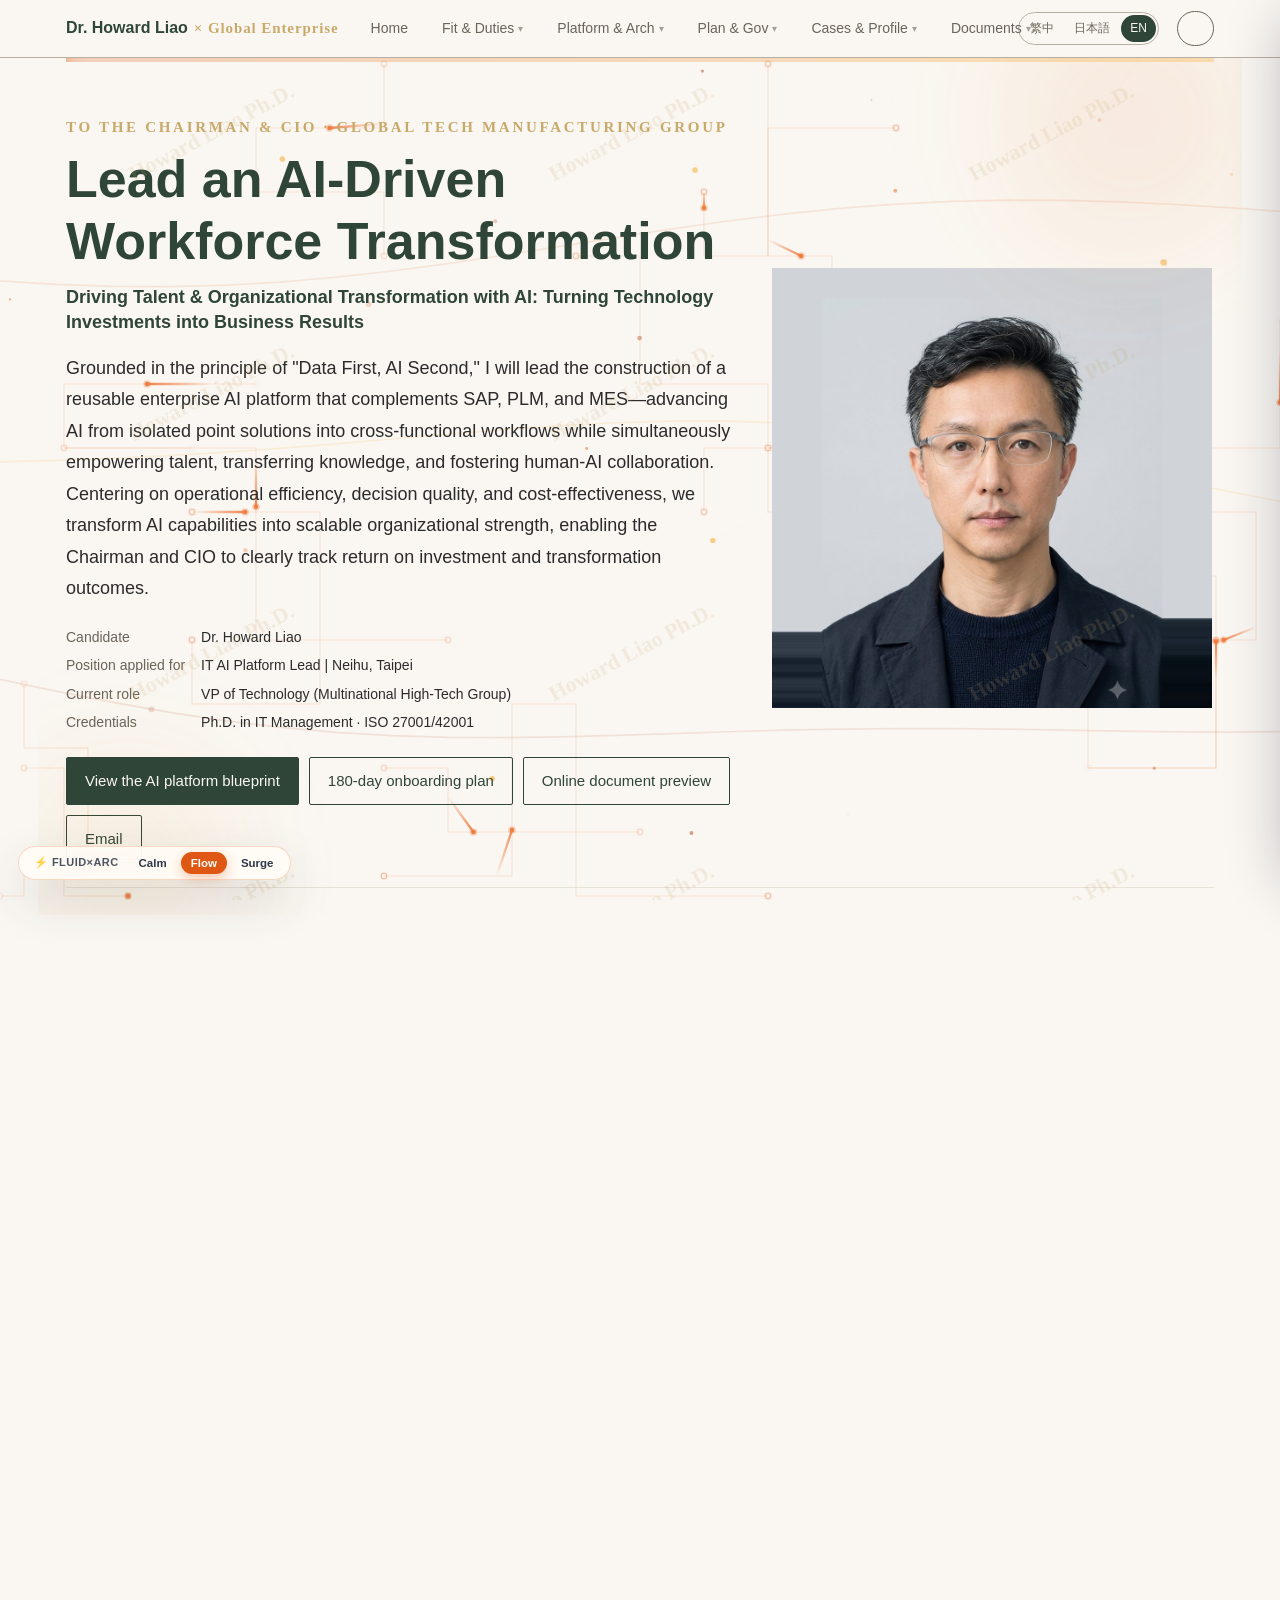
<file: en.html>
<!doctype html>
<html lang="en">
<head>
<meta charset="utf-8">
<meta name="viewport" content="width=device-width, initial-scale=1">
<meta name="robots" content="noindex, nofollow">
<title>Lead an AI-Driven Workforce Transformation | Dr. Howard Liao</title>
<meta name="description" content="For the Chairman and CIO of Global Tech Manufacturing Group: AI strategy, platform blueprint and onboarding plan by Dr. Howard Liao, candidate for IT AI Platform Lead.">
<link rel="manifest" href="manifest.json">
<link rel="icon" href="assets/icon-192.png">
<meta name="theme-color" content="#2F4538">
<style>
:root{--bg:#FAF7F2;--alt:#F2EEE8;--label:#E8E2D9;--line:#B8AFA3;--ink:#2B2B2B;--mute:#6B6459;--green:#2F4538;--green2:#3E5A4A;--gold:#C8A96A;--brick:#9C5B4A;--white:#FFFFFF;--card:#FFFFFF}
@media (prefers-color-scheme:dark){:root:not([data-theme="light"]){--bg:#1C211E;--alt:#232A26;--label:#2C342F;--line:#4A524C;--ink:#ECE7DF;--mute:#B3AC9F;--green:#A9C2B1;--green2:#8FAE9A;--gold:#D4B87C;--brick:#D08E7C;--card:#242B27}}
:root[data-theme="dark"]{--bg:#1C211E;--alt:#232A26;--label:#2C342F;--line:#4A524C;--ink:#ECE7DF;--mute:#B3AC9F;--green:#A9C2B1;--green2:#8FAE9A;--gold:#D4B87C;--brick:#D08E7C;--card:#242B27}
*{box-sizing:border-box}html{scroll-behavior:smooth}
body{margin:0;background:var(--bg);color:var(--ink);font-family:"Helvetica Neue",Arial,"Noto Sans",sans-serif;line-height:1.75;font-size:16px}
.serif{font-family:"Cormorant Garamond",Georgia,serif}
a{color:var(--green)}
header.nav{position:sticky;top:0;z-index:20;background:color-mix(in srgb,var(--bg) 92%,transparent);backdrop-filter:blur(8px);border-bottom:1px solid var(--line)}
.nav .in{max-width:1180px;margin:auto;display:flex;align-items:center;gap:18px;padding:10px 16px}
.brand{font-weight:700;color:var(--green);white-space:nowrap}.brand small{color:var(--gold);font-family:"Cormorant Garamond",serif;font-size:15px;margin-left:6px;letter-spacing:.06em}
.links{display:flex;gap:6px;align-items:center;flex:1;min-width:0;overflow:visible}.grid2>*,.grid3>*,.stack>*{min-width:0}
.nav-item{position:relative}
.nav-link{display:inline-flex;align-items:center;gap:4px;white-space:nowrap;text-decoration:none;color:var(--mute);font-size:14px;padding:6px 14px;border-radius:999px;transition:all .2s ease;font-weight:500}
.nav-link .arr{font-size:10px;opacity:.6;transition:transform .2s ease}
.nav-item:hover .nav-link .arr{transform:rotate(180deg)}
.nav-link.on,.nav-link:hover{background:var(--label);color:var(--green);font-weight:600}
.nav-drop{display:none;position:absolute;top:calc(100% + 4px);left:0;background:var(--card);border:1px solid var(--line);box-shadow:0 12px 30px rgba(0,0,0,.15);border-radius:10px;padding:6px;min-width:170px;z-index:100;flex-direction:column}
.nav-item:hover .nav-drop,.nav-item:focus-within .nav-drop{display:flex;animation:dropFade .2s ease}
@keyframes dropFade{from{opacity:0;transform:translateY(-4px)}to{opacity:1;transform:translateY(0)}}
.nav-drop a{padding:8px 14px;font-size:13.5px;color:var(--ink);text-decoration:none;border-radius:6px;white-space:nowrap;display:block;transition:background .15s ease,color .15s ease}
.nav-drop a:hover{background:var(--label);color:var(--green)}
@media (max-width:768px){.links{overflow-x:auto;scrollbar-width:none}.links::-webkit-scrollbar{display:none}.nav-item.has-drop .nav-drop{display:none!important}}
.langs{display:flex;gap:2px;border:1px solid var(--line);border-radius:999px;padding:2px}.langs a{font-size:12px;text-decoration:none;color:var(--mute);padding:3px 9px;border-radius:999px;white-space:nowrap}.langs a.on{background:var(--green);color:var(--bg)}
.tbtn{border:1px solid var(--line);background:transparent;color:var(--ink);border-radius:999px;padding:5px 12px;cursor:pointer;font:inherit;font-size:13px}
main{max-width:1180px;margin:auto;padding:0 16px}
section{padding:72px 0 24px;border-bottom:1px solid var(--label)}
.eyebrow{font-family:"Cormorant Garamond",serif;color:var(--gold);letter-spacing:.18em;font-size:15px;text-transform:uppercase;font-weight:600}
h1{font-size:clamp(30px,5vw,52px);line-height:1.2;color:var(--green);margin:8px 0 12px}
h2{font-size:clamp(24px,3.2vw,34px);color:var(--green);margin:6px 0 8px;line-height:1.3}
h2+.sub{font-family:"Cormorant Garamond",serif;font-style:italic;color:var(--mute);font-size:20px;margin:0 0 22px}
h3{color:var(--green);margin:0 0 6px;font-size:19px}
.lead{font-size:18px;max-width:780px}
.hero{display:grid;grid-template-columns:1.5fr 1fr;gap:40px;align-items:center;padding-top:56px}
.portrait{aspect-ratio:1/1;max-width:440px;justify-self:center;width:100%}
.portrait img{width:100%;height:100%;object-fit:contain;display:block}
.meta{display:grid;grid-template-columns:auto 1fr;gap:4px 16px;font-size:14px;margin-top:20px;color:var(--mute)}.meta b{color:var(--ink);font-weight:500}
.btns{display:flex;flex-wrap:wrap;gap:10px;margin-top:22px}
.btn{display:inline-block;padding:10px 18px;border-radius:2px;text-decoration:none;font-size:15px;border:1px solid var(--green);color:var(--green);background:transparent;cursor:pointer;font-family:inherit}
.btn.p{background:var(--green);color:var(--bg)}
.kpis{display:grid;grid-template-columns:repeat(4,1fr);gap:12px;margin:26px 0}
.kpi{min-width:0;background:var(--card);border:1px solid var(--line);border-top:3px solid var(--gold);padding:16px 14px;text-align:center}
.kpi .v{font-family:"Cormorant Garamond",serif;font-size:40px;font-weight:600;color:var(--green);line-height:1.1}
.kpi .l{font-weight:700;font-size:14px}.kpi .s{font-size:12px;color:var(--mute)}
table{width:100%;border-collapse:collapse;font-size:15px;background:var(--card)}
th{background:var(--green);color:var(--bg);text-align:left;font-weight:500;padding:10px 12px}
:root[data-theme="dark"] th{color:#1C211E}
td{border:1px solid var(--line);padding:10px 12px;vertical-align:top}
tr:nth-child(even) td{background:var(--alt)}
td.lb{background:var(--label)!important;font-weight:700;color:var(--green);white-space:nowrap}
.tw{overflow-x:auto;margin:12px 0}
.grid2{display:grid;grid-template-columns:1fr 1fr;gap:16px}
.grid3{display:grid;grid-template-columns:repeat(3,1fr);gap:16px}
.card{background:var(--card);border:1px solid var(--line);padding:20px}
.note{background:var(--label);border-left:4px solid var(--gold);padding:14px 18px;margin:16px 0}
.note.warn{border-left-color:var(--brick)}
.tabs{display:flex;flex-wrap:wrap;gap:6px;margin:12px 0}
.tab{border:1px solid var(--line);background:var(--card);color:var(--ink);padding:8px 14px;cursor:pointer;font:inherit;font-size:14px;border-radius:2px}
.tab.on{background:var(--green);color:var(--bg);border-color:var(--green)}
.panel{display:none}.panel.on{display:block}
.duty{display:grid;grid-template-columns:90px 1fr;gap:18px}
.duty .num{font-family:"Cormorant Garamond",serif;font-size:64px;color:var(--gold);line-height:1}
.duty dl{display:grid;grid-template-columns:110px 1fr;gap:8px 14px;margin:12px 0 0}
.duty dt{font-weight:700;color:var(--green)}.duty dd{margin:0}
.bar{height:8px;background:var(--label);border-radius:4px;overflow:hidden}.bar i{display:block;height:100%;background:var(--green);width:0;transition:width .9s ease}
.comp{display:grid;grid-template-columns:230px 1fr 60px;gap:6px 14px;align-items:center;padding:10px 0;border-bottom:1px solid var(--label)}
.comp>*{min-width:0;overflow-wrap:anywhere}.comp .d{grid-column:1/-1;font-size:14px;color:var(--mute);margin-top:-2px}
.stack{display:grid;grid-template-columns:1fr 1fr;gap:20px;align-items:start}
.layer{display:flex;gap:12px;align-items:center;width:100%;text-align:left;border:1px solid var(--line);background:var(--card);padding:12px 14px;margin-bottom:6px;cursor:pointer;font:inherit;color:var(--ink)}
.layer b{font-family:"Cormorant Garamond",serif;font-size:20px;color:var(--gold);width:44px}
.layer.on{background:var(--green);color:var(--bg)}.layer.on b{color:var(--gold)}
.ld{position:sticky;top:80px}
.matrix{background:var(--card);border:1px solid var(--line);padding:10px}
.matrix svg{width:100%;height:auto;display:block}
.calc label{display:block;font-size:14px;margin:12px 0 4px;color:var(--mute)}
.calc input[type=range]{width:100%;accent-color:var(--green)}
.out{font-family:"Cormorant Garamond",serif;font-size:44px;color:var(--green);font-weight:600}
.tl{position:relative;margin-left:8px;border-left:2px solid var(--line);padding-left:22px}
.tl .it{position:relative;margin-bottom:20px}.tl .it:before{content:"";position:absolute;left:-29px;top:8px;width:12px;height:12px;border-radius:50%;background:var(--bg);border:2px solid var(--gold)}
.tl .dt{font-family:"Cormorant Garamond",serif;font-size:18px;color:var(--gold);font-weight:600}
.chip{display:inline-block;font-size:12px;border:1px solid var(--line);padding:1px 8px;border-radius:999px;color:var(--mute);margin-left:6px}
details{border:1px solid var(--line);background:var(--card);margin-bottom:8px}
summary{cursor:pointer;padding:14px 16px;font-weight:500;color:var(--green)}
details>div{padding:0 16px 14px}
.phase{display:grid;grid-template-columns:repeat(4,1fr);gap:12px}
.phase .card{cursor:pointer;transition:background .2s}.phase .card.on{background:var(--green);color:var(--bg)}.phase .card.on h3{color:var(--gold)}
.phase .card.on .mute{color:var(--label)}
.mute{color:var(--mute);font-size:14px}
ul.clean{padding-left:18px;margin:6px 0}ul.clean li{margin:3px 0}
footer{padding:40px 16px 60px;text-align:center;color:var(--mute);font-size:13px}
.codes{display:grid;grid-template-columns:repeat(4,1fr);gap:8px}.codes div{border:1px solid var(--line);padding:8px 10px;background:var(--card);font-size:13px}.codes b{color:var(--green);display:block}
.reveal{opacity:0;transform:translateY(14px);transition:all .6s ease}.reveal.in{opacity:1;transform:none}
.k3{grid-template-columns:repeat(3,1fr)}
@media (max-width:860px){.brand small{display:none}.nav .in{gap:8px}.kpi .v{font-size:30px}.k3{grid-template-columns:1fr 1fr 1fr}.hero,.grid2,.grid3,.stack,.phase{grid-template-columns:1fr}.kpis{grid-template-columns:repeat(2,1fr)}.codes{grid-template-columns:1fr 1fr}.comp{grid-template-columns:1fr 50px}.comp .bar{grid-column:1/-1;order:3}.duty{grid-template-columns:1fr}.duty .num{font-size:44px}.duty dl{grid-template-columns:1fr}.ld{position:static}.portrait{max-width:300px}}
/*print*/
.wm{position:fixed;inset:0;pointer-events:none;z-index:45;background-image:url("data:image/svg+xml;utf8,%3Csvg xmlns='http://www.w3.org/2000/svg' width='420' height='260'%3E%3Ctext x='210' y='140' text-anchor='middle' font-family='Georgia,serif' font-size='22' font-weight='700' fill='%23C8A96A' fill-opacity='0.16' transform='rotate(-28 210 130)'%3EHoward Liao Ph.D.%3C/text%3E%3C/svg%3E");background-repeat:repeat}.viewer .wm2{position:absolute;inset:0;pointer-events:none;background-image:url("data:image/svg+xml;utf8,%3Csvg xmlns='http://www.w3.org/2000/svg' width='420' height='260'%3E%3Ctext x='210' y='140' text-anchor='middle' font-family='Georgia,serif' font-size='22' font-weight='700' fill='%23C8A96A' fill-opacity='0.30' transform='rotate(-28 210 130)'%3EHoward Liao Ph.D.%3C/text%3E%3C/svg%3E");background-repeat:repeat}
#docs .grid3{display:grid;grid-template-columns:repeat(6,1fr);gap:20px;margin-top:18px;align-items:stretch}
#docs .docw{grid-column:span 2;display:flex;flex-direction:column;justify-content:space-between;background:var(--card);border:1px solid var(--line);border-radius:14px;padding:16px;gap:14px;box-shadow:0 4px 16px rgba(15,23,42,.05);transition:transform .24s ease,border-color .24s ease,box-shadow .24s ease}
#docs .docw:nth-child(-n+2){grid-column:span 3}
#docs .docw:hover{transform:translateY(-4px);border-color:var(--gold);box-shadow:0 14px 30px rgba(15,23,42,.11)}
.doc{display:flex;flex-direction:column;gap:10px;text-align:left;background:transparent;border:none;padding:0;cursor:pointer;font:inherit;color:var(--ink);flex:1}
#docs .docw:nth-child(-n+2) .doc{display:grid;grid-template-columns:200px 1fr;grid-template-rows:auto 1fr;column-gap:16px;row-gap:8px;align-content:start}
#docs .docw:nth-child(-n+2) .doc img{grid-row:1 / span 2;height:176px}
.doc img{width:100%;height:186px;object-fit:contain;background:linear-gradient(145deg,var(--alt),var(--label));border:1px solid var(--line);border-radius:10px;padding:8px;box-sizing:border-box;pointer-events:none;user-select:none}
.doc b{font-size:16px;font-weight:700;color:var(--ink);line-height:1.35}
.doc .mute{font-size:13.5px;line-height:1.55;color:var(--mute)}
.dl{text-align:center;width:100%;border-radius:10px;box-sizing:border-box}
@media (max-width:960px){#docs .grid3{grid-template-columns:repeat(2,1fr);gap:16px}#docs .docw,#docs .docw:nth-child(-n+2){grid-column:span 1}#docs .docw:nth-child(-n+2) .doc{display:flex;flex-direction:column}#docs .docw:nth-child(-n+2) .doc img{height:186px}#docs .docw:last-child:nth-child(odd){grid-column:span 2}}
@media (max-width:600px){#docs .grid3{grid-template-columns:1fr;gap:14px}#docs .docw,#docs .docw:nth-child(-n+2),#docs .docw:last-child:nth-child(odd){grid-column:span 1}}
.viewer{position:fixed;inset:0;z-index:50;background:#1C211E;display:flex;flex-direction:column}
.viewer[hidden]{display:none}
.vbar{display:flex;align-items:center;gap:14px;padding:12px 16px;color:#FAF7F2}.vbar .mute{color:#B3AC9F}.vbar .langs{display:flex;gap:2px;border:1px solid var(--line);border-radius:999px;padding:2px}.langs a{font-size:12px;text-decoration:none;color:var(--mute);padding:3px 9px;border-radius:999px;white-space:nowrap}.langs a.on{background:var(--green);color:var(--bg)}
.tbtn{margin-left:auto;color:#FAF7F2;border-color:#6B6459}
.vstage{flex:1;display:flex;align-items:center;justify-content:center;gap:10px;padding:0 10px 16px;min-height:0}
.vimg{position:relative;max-width:100%;max-height:100%;display:flex}
.vimg img{max-width:min(1400px,calc(100vw - 120px));max-height:calc(100vh - 90px);object-fit:contain;user-select:none;-webkit-user-drag:none;-webkit-touch-callout:none;background:#FAF7F2}
.vshield{position:absolute;inset:0}
.vnav{background:transparent;border:1px solid #6B6459;color:#FAF7F2;font-size:30px;width:44px;height:64px;cursor:pointer}
@media (max-width:860px){.vimg img{max-width:calc(100vw - 20px)}.vnav{position:absolute;bottom:18px;width:52px;height:44px}#vp{left:16px}#vn{right:16px}}

.pf-stats{display:flex;gap:28px;flex-wrap:wrap;margin:10px 0 22px}.pf-stats b{font-family:"Cormorant Garamond",serif;font-size:40px;color:var(--green);line-height:1;display:block}.pf-stats span{font-size:13px;color:var(--mute)}
.pf-diag{background:var(--alt);border:1px solid var(--label);padding:14px;overflow-x:auto;margin:10px 0 8px}.pf-diag svg{display:block;min-width:760px;width:100%;height:auto}
.pf-mx{overflow-x:auto;margin:10px 0}.pf-mx table{min-width:820px;font-size:13.5px}.pf-mx th,.pf-mx td{text-align:center;padding:8px 8px}.pf-mx td:first-child,.pf-mx th:first-child{text-align:left}.pf-mx td:first-child small{display:block;color:var(--mute);font-weight:400}
.pf-dot{display:inline-block;width:11px;height:11px;border-radius:50%;background:var(--green)}.pf-dot.h{background:transparent;border:1.5px solid var(--green)}
.pf-leg{font-size:13px;color:var(--mute);display:flex;gap:18px;flex-wrap:wrap}
.pf-grid{display:grid;grid-template-columns:repeat(auto-fill,minmax(300px,1fr));gap:14px;margin-top:6px}
.pf-card{background:var(--card);border:1px solid var(--line);border-top:3px solid var(--c);padding:16px 16px 14px;display:flex;flex-direction:column;gap:8px;min-width:0}
.pf-card .ct{font-size:12px;letter-spacing:.08em;color:var(--c);font-weight:700}.pf-card h3{font-size:16.5px;line-height:1.45;margin:0}.pf-card .sb{font-size:13px;color:var(--mute);margin-top:-4px}
.pf-card ul{margin:0;padding-left:1.1em;font-size:14px}.pf-card li{margin:2px 0}
.pf-kp{display:flex;flex-wrap:wrap;gap:6px;margin-top:auto;padding-top:6px}.pf-kp span{font-size:12.5px;background:var(--alt);border:1px solid var(--label);padding:2px 8px}.pf-kp b{color:var(--brick)}
.pf-card[hidden]{display:none}
@media (max-width:400px){.pf-grid{grid-template-columns:1fr}}
.cs{display:grid;grid-template-columns:330px 1fr;gap:18px;align-items:start;margin-top:8px}.cs>*{min-width:0}
.cl{display:flex;flex-direction:column;gap:4px;max-height:760px;overflow-y:auto;padding-right:4px}
.cl button{display:flex;gap:10px;align-items:flex-start;text-align:left;border:1px solid var(--line);border-left:3px solid var(--c);background:var(--card);color:var(--ink);padding:9px 11px;cursor:pointer;font:inherit;font-size:14px;line-height:1.45}
.cl button small{display:block;color:var(--mute);font-size:12px}.cl button.on{background:var(--green);color:var(--bg);border-color:var(--green)}.cl button.on small{color:var(--label)}.cl button[hidden]{display:none}
.cl .no{font-family:"Cormorant Garamond",serif;font-size:18px;color:var(--gold);min-width:24px;font-weight:600}
.cd{background:var(--card);border:1px solid var(--line);border-top:3px solid var(--c);padding:22px}
.cd .ct{font-size:12px;letter-spacing:.08em;color:var(--c);font-weight:700}.cd h3{font-size:22px;margin:4px 0 2px}
.cd dl{display:grid;grid-template-columns:96px 1fr;gap:10px 14px;margin:16px 0 0}.cd dt{font-weight:700;color:var(--green)}.cd dd{margin:0}.cd dd ul{margin:0;padding-left:18px}
.cd .kpis{margin:16px 0 4px}
@media (max-width:860px){.cs{grid-template-columns:1fr}.cl{max-height:none;flex-direction:row;overflow-x:auto;padding-bottom:6px}.cl button{min-width:220px}.cd dl{grid-template-columns:1fr}}

.la-ea{display:grid;grid-template-columns:1fr 150px;gap:10px;margin:10px 0}.la-ea>*{min-width:0}
.la-row{display:grid;grid-template-columns:150px 1fr;border:1px solid var(--line);background:var(--card)}
.la-row>b{background:var(--label);padding:10px 12px;font-size:14px;color:var(--green);display:flex;align-items:center}
.la-row>div{display:flex;flex-wrap:wrap;gap:6px;padding:8px}
.la-row span{font-size:13px;border:1px solid var(--line);background:var(--bg);padding:3px 9px}
.la-row.k1{border:2px solid var(--green)}.la-row.k1>b{background:var(--green);color:var(--bg)}.la-row.k1 span{border-color:var(--green)}
.la-row.k2{border:2px solid var(--gold)}.la-row.k2>b{background:var(--gold);color:var(--ink)}
.la-gov{background:var(--brick);color:var(--bg);padding:10px;display:flex;flex-direction:column;gap:6px;font-size:13px}.la-gov b{font-size:14px}.la-gov span{border:1px solid rgba(255,255,255,.4);padding:3px 6px}
.la-lay{display:grid;grid-template-columns:300px 1fr;gap:16px;margin-top:10px}.la-lay>*{min-width:0}
.la-lay .lb2{display:flex;flex-direction:column;gap:6px}
.la-lay button{display:flex;gap:10px;align-items:center;text-align:left;border:1px solid var(--line);background:var(--card);color:var(--ink);padding:9px 11px;cursor:pointer;font:inherit;font-size:14px}
.la-lay button .id{font-family:"Cormorant Garamond",serif;font-weight:700;font-size:18px;color:var(--gold);min-width:38px}
.la-lay button small{display:block;color:var(--mute);font-size:12px}
.la-lay button.gv{border-color:var(--brick)}.la-lay button.on{background:var(--green);color:var(--bg);border-color:var(--green)}.la-lay button.on small{color:var(--label)}
.la-det{background:var(--card);border:1px solid var(--line);border-top:3px solid var(--green);padding:18px}
.la-det h3{margin:0 0 8px}.la-det .t{margin-top:10px;font-size:14px}.la-det .t b{color:var(--green)}.la-det .f{margin-top:8px;font-size:14px;color:var(--brick)}
.la-3{display:grid;grid-template-columns:repeat(3,1fr);gap:14px}.la-3>*,.la-2>*,.la-4>*{min-width:0}
.la-2{display:grid;grid-template-columns:repeat(2,1fr);gap:14px}.la-4{display:grid;grid-template-columns:repeat(4,1fr);gap:12px}
.la-c{background:var(--card);border:1px solid var(--line);padding:16px}.la-c h4{margin:0 0 8px;color:var(--green);font-size:16px}.la-c ul{margin:0;padding-left:18px;font-size:14px}.la-c .r{margin-top:10px;font-size:13px;color:var(--brick);font-weight:700}.la-c p{margin:0;font-size:14px}
.la-um h4{margin:18px 0 8px;font-size:15px;color:var(--green)}
.la-ug{display:grid;grid-template-columns:repeat(auto-fill,minmax(230px,1fr));gap:12px}
.la-ug figure{margin:0;background:var(--card);border:1px solid var(--line);cursor:zoom-in}
.la-ug img{display:block;width:100%;aspect-ratio:1.59;object-fit:cover;object-position:top left;border-bottom:1px solid var(--label)}
.la-ug figcaption{padding:8px 10px;font-size:12.5px;color:var(--mute)}.la-ug figcaption b{display:block;color:var(--ink);font-size:13.5px}
.la-ug.big{grid-template-columns:1fr}.la-ug.big img{aspect-ratio:auto}
.la-uc{display:grid;grid-template-columns:repeat(auto-fill,minmax(250px,1fr));gap:12px;margin-top:10px}
.la-uc .la-c{position:relative}.la-uc .p{position:absolute;top:12px;right:12px;font-family:"Cormorant Garamond",serif;font-weight:700;font-size:22px;color:var(--gold)}
.la-uc .v{font-size:12px;font-weight:700;color:var(--brick)}.la-uc .k{margin-top:8px;font-size:12.5px;color:var(--mute)}
.la-uc .la-c[hidden]{display:none}
.la-meta{display:flex;flex-wrap:wrap;gap:8px 22px;font-size:13.5px;margin:10px 0 18px}.la-meta b{color:var(--green);margin-right:6px}
.la-st{display:grid;grid-template-columns:repeat(6,1fr);gap:8px;counter-reset:st}.la-st>div{background:var(--card);border:1px solid var(--line);border-top:3px solid var(--green);padding:12px;min-width:0;font-size:13px}
.la-st .n{font-family:"Cormorant Garamond",serif;font-size:26px;font-weight:700;color:var(--gold);line-height:1}.la-st h4{margin:4px 0 6px;font-size:15px}.la-st .w{margin-top:8px;font-size:12px;color:var(--mute)}.la-st .gt{display:inline-block;margin-top:6px;font-size:11.5px;background:var(--brick);color:var(--bg);padding:1px 7px}
.la-gw{overflow-x:auto;border:1px solid var(--line);background:var(--card);margin-top:10px}
.la-gg{display:grid;grid-template-columns:260px repeat(26,minmax(22px,1fr));min-width:900px;font-size:12px}
.la-gg>div{border-bottom:1px solid var(--label);border-right:1px solid var(--label);min-height:24px;display:flex;align-items:center}
.la-gg .h{background:var(--label);justify-content:center;font-weight:700;font-size:11px}.la-gg .lab{padding:0 8px;white-space:nowrap;overflow:hidden;text-overflow:ellipsis}.la-gg .grp{font-weight:700;color:var(--green);background:var(--alt)}
.la-gg .bar{display:block;width:100%;height:12px}
.b-gov{background:var(--green)}.b-inv{background:var(--gold)}.b-api{background:#5E7B68}.b-lake{background:var(--brick)}.b-ai{background:#7A6A8C}.b-gate{background:var(--ink);height:18px!important}
.la-lg{display:flex;flex-wrap:wrap;gap:14px;font-size:12.5px;margin-top:8px}.la-lg i{display:inline-block;width:14px;height:10px;margin-right:5px;vertical-align:middle}
.la-zn{display:grid;grid-template-columns:1fr;gap:6px;margin:10px 0}.la-zn div{display:grid;grid-template-columns:200px 1fr;border:1px solid var(--line)}.la-zn b{padding:9px 12px;color:var(--bg);font-size:14px}.la-zn span{padding:9px 12px;font-size:14px;background:var(--card)}
.la-zn div:nth-child(1) b{background:var(--green)}.la-zn div:nth-child(2) b{background:var(--gold);color:var(--ink)}.la-zn div:nth-child(3) b{background:var(--brick)}
.la-ap{display:flex;flex-wrap:wrap;gap:6px;margin:10px 0 14px}.la-ap span{flex:1 1 150px;text-align:center;background:var(--green);color:var(--bg);padding:9px 6px;font-size:13.5px;position:relative}
.la-ap span:nth-child(2n){background:#5E7B68}
.la-fl ol{margin:0;padding-left:20px;font-size:14px}.la-fl li{margin:3px 0}
.la-ai .w{font-family:"Cormorant Garamond",serif;font-size:20px;color:var(--gold);font-weight:700}
@media (max-width:900px){.la-ea{grid-template-columns:1fr}.la-row{grid-template-columns:110px 1fr}.la-lay{grid-template-columns:1fr}.la-3,.la-4{grid-template-columns:1fr 1fr}.la-st{grid-template-columns:1fr 1fr}.la-zn div{grid-template-columns:1fr}}
@media (max-width:560px){.la-3,.la-4,.la-2,.la-st{grid-template-columns:1fr}}
.la-lb{position:fixed;inset:0;background:rgba(20,22,20,.86);z-index:200;display:flex;align-items:center;justify-content:center;padding:max(16px,env(safe-area-inset-top,0px)) max(16px,env(safe-area-inset-right,0px)) 16px max(16px,env(safe-area-inset-left,0px))}
.la-lb[hidden]{display:none}.la-lb .in{position:relative;max-width:96vw;max-height:92vh;overflow:auto;background:#FAF7F2}
.la-lb img{display:block;max-width:none;width:min(1800px,180vw)}.la-lb img.doc{max-width:92vw;max-height:86vh;width:auto;height:auto;margin:auto}.la-lb .wm3{position:absolute;inset:0;pointer-events:none}
.la-lb .x{position:fixed;top:max(14px,env(safe-area-inset-top,0px));right:max(18px,env(safe-area-inset-right,0px));background:var(--bg);color:var(--ink);border:1px solid var(--line);font:inherit;font-size:15px;padding:6px 14px;cursor:pointer;z-index:201}
.la-lb .cap{position:fixed;left:50%;transform:translateX(-50%);bottom:12px;background:var(--bg);color:var(--ink);padding:6px 14px;font-size:14px;z-index:201;max-width:90vw}

@media print{body{display:none!important}}
@media print{header.nav,.btns,.tabs,.tbtn,.calc{display:none}.panel{display:block!important;margin-bottom:16px}section{padding:24px 0;break-inside:avoid-page}.reveal{opacity:1;transform:none}body{font-size:12px}}

/* NEON INTERACTIVE GRAPHICAL DUTIES + READING PROGRESS + 6-THEME SYNC */
.neon-reading-progress{position:fixed;top:0;left:0;width:0%;height:3px;background:linear-gradient(90deg,#A83212,#DE5814,#D98B19);z-index:20050;transition:width .08s linear;pointer-events:none}
.nd-header-row{display:flex;flex-wrap:wrap;align-items:flex-end;justify-content:space-between;gap:14px;margin-bottom:20px}
.nd-tour-controls{display:flex;align-items:center;gap:8px}
.nd-ctrl-btn{display:inline-flex;align-items:center;gap:6px;padding:7px 14px;border-radius:999px;border:1px solid var(--line,#D8D3C8);background:var(--card,#FFF);color:var(--ink,#1E2420);font-size:.8rem;font-weight:700;cursor:pointer;transition:all .2s ease}
.nd-ctrl-btn:hover,.nd-ctrl-btn.active{border-color:var(--brick,#A83212);background:var(--brick,#A83212);color:#FFF}
.nd-grid{display:grid;grid-template-columns:repeat(3,minmax(0,1fr));gap:12px;margin-bottom:20px}
@media(max-width:960px){.nd-grid{grid-template-columns:repeat(2,minmax(0,1fr))}}
@media(max-width:600px){.nd-grid{display:flex;overflow-x:auto;scroll-snap-type:x mandatory;gap:10px;padding-bottom:8px;scrollbar-width:none}.nd-grid::-webkit-scrollbar{display:none}.nd-card-btn{min-width:225px;scroll-snap-align:start;flex-shrink:0}}
.nd-card-btn{position:relative;display:flex;flex-direction:column;align-items:flex-start;gap:8px;padding:15px 16px;border-radius:16px;border:1.5px solid var(--line,#E2DDD3);background:var(--card,#FFF);color:var(--ink,#1E2420);text-align:left;cursor:pointer;transition:all .22s ease;overflow:hidden}
.nd-card-btn::before{content:'';position:absolute;top:0;left:0;right:0;height:3px;background:linear-gradient(90deg,#A83212,#DE5814,#D98B19);opacity:0;transition:opacity .22s ease}
.nd-card-btn:hover{transform:translateY(-2px);border-color:var(--brick,#A83212)}
.nd-card-btn.on{border-color:var(--brick,#A83212);background:rgba(168,50,18,.04);box-shadow:0 10px 26px rgba(168,50,18,.12)}
.nd-card-btn.on::before{opacity:1}
.nd-card-top{display:flex;align-items:center;justify-content:space-between;width:100%;gap:8px}
.nd-num-badge{display:inline-flex;align-items:center;gap:5px;font-family:monospace;font-size:.74rem;font-weight:800;padding:3px 9px;border-radius:999px;background:rgba(168,50,18,.1);color:var(--brick,#A83212)}
.nd-card-btn.on .nd-num-badge{background:var(--brick,#A83212);color:#FFF}
.nd-kpi-pill{font-size:.7rem;font-weight:800;padding:3px 8px;border-radius:999px;background:rgba(217,139,25,.14);color:#B45309;white-space:nowrap}
.nd-card-title{font-size:.9rem;font-weight:800;line-height:1.38;color:var(--ink,#1E2420)}
.nd-card-sub{font-size:.74rem;color:var(--muted,#64748B);line-height:1.35}
.nd-stage{display:grid;grid-template-columns:1.08fr .92fr;gap:18px;background:var(--card,#FFF);border:1.5px solid var(--line,#E2DDD3);border-radius:20px;padding:22px;margin-bottom:28px}
@media(max-width:960px){.nd-stage{grid-template-columns:1fr;padding:16px}}
.nd-visual-pane{display:flex;flex-direction:column;justify-content:space-between;background:var(--bg,#FAF7F2);border:1px solid var(--line,#E2DDD3);border-radius:16px;padding:16px;min-height:320px}
.nd-visual-head{display:flex;align-items:center;justify-content:space-between;gap:8px;margin-bottom:10px}
.nd-visual-tag{font-family:monospace;font-size:.72rem;font-weight:800;letter-spacing:.05em;text-transform:uppercase;color:var(--brick,#A83212);background:rgba(168,50,18,.09);padding:3px 10px;border-radius:999px}
.nd-svg-host{width:100%;flex:1;display:flex;align-items:center;justify-content:center}
.nd-svg-host svg{width:100%;height:auto;max-height:280px;display:block}
.nd-visual-caption{margin-top:10px;font-size:.76rem;color:var(--muted,#64748B);display:flex;align-items:center;justify-content:space-between;gap:8px;border-top:1px dashed var(--line,#D8D3C8);padding-top:8px}
.nd-detail-pane{display:flex;flex-direction:column;gap:12px}
.nd-detail-title{font-size:1.14rem;font-weight:900;line-height:1.35;color:var(--ink,#1E2420);margin:0}
.nd-playbook-list{display:flex;flex-direction:column;gap:10px;flex:1}
.nd-step-box{padding:13px 15px;border-radius:14px;border:1px solid var(--line,#E2DDD3);background:var(--bg,#FAF7F2)}
.nd-step-box.target-kpi{border-color:#DE5814;background:linear-gradient(135deg,rgba(168,50,18,.08),rgba(217,139,25,.08))}
.nd-step-label{font-size:.75rem;font-weight:800;letter-spacing:.04em;color:var(--brick,#A83212);margin-bottom:5px}
.nd-step-text{font-size:.88rem;line-height:1.6;color:var(--ink,#1E2420);margin:0}
.nd-step-box.target-kpi .nd-step-text{font-weight:800}
.nd-stage-nav{display:flex;align-items:center;justify-content:space-between;gap:10px;padding-top:8px;border-top:1px solid var(--line,#E2DDD3)}
.nd-fit-wrap{background:var(--card,#FFF);border:1.5px solid var(--line,#E2DDD3);border-radius:20px;padding:22px}
.nd-fit-header{display:flex;flex-wrap:wrap;align-items:center;justify-content:space-between;gap:16px;margin-bottom:18px;padding-bottom:16px;border-bottom:1px solid var(--line,#E2DDD3)}
.nd-fit-score-box{display:flex;align-items:center;gap:14px}
.nd-fit-filters{display:flex;flex-wrap:wrap;gap:8px}
.nd-fit-chip{padding:6px 14px;border-radius:999px;border:1px solid var(--line,#D8D3C8);background:var(--bg,#FAF7F2);color:var(--ink,#1E2420);font-size:.8rem;font-weight:700;cursor:pointer;transition:all .18s ease}
.nd-fit-chip.on,.nd-fit-chip:hover{background:var(--brick,#A83212);border-color:var(--brick,#A83212);color:#FFF}
.nd-fit-grid{display:grid;grid-template-columns:repeat(2,minmax(0,1fr));gap:12px}
@media(max-width:820px){.nd-fit-grid{grid-template-columns:1fr}}
.nd-fit-card{display:flex;flex-direction:column;gap:8px;padding:15px 16px;border-radius:14px;border:1px solid var(--line,#E2DDD3);background:var(--bg,#FAF7F2)}
.nd-fit-card.hidden-card{display:none}
.nd-fit-card-top{display:flex;align-items:center;justify-content:space-between;gap:8px}
.nd-fit-badge{font-size:.7rem;font-weight:800;padding:3px 9px;border-radius:999px}
.nd-fit-badge.req{background:rgba(168,50,18,.12);color:var(--brick,#A83212)}
.nd-fit-badge.bonus{background:rgba(217,139,25,.16);color:#B45309}
.nd-fit-pass{font-size:.74rem;font-weight:800;color:#10B981;background:rgba(16,185,129,.12);padding:3px 10px;border-radius:999px}
.nd-fit-title{font-size:.92rem;font-weight:800;color:var(--ink,#1E2420)}
.nd-fit-proof{font-size:.83rem;line-height:1.55;color:var(--muted,#475569)}
.nd-fit-bar{height:5px;border-radius:999px;background:var(--line,#E2DDD3);overflow:hidden;margin-top:2px}
.nd-fit-bar i{display:block;height:100%;border-radius:999px;background:linear-gradient(90deg,#A83212,#DE5814,#10B981)}


/* === NEON UPGRADE: THREE-SYSTEM DIVISION ARCHITECTURE + GLOBAL .tw TABLE POLISH === */
.strategic-section .tw{overflow-x:auto;-webkit-overflow-scrolling:touch;border-radius:14px;border:1px solid var(--border-color,#E2DDD3);background:var(--bg-surface,#FFF);margin:14px 0 18px}
.strategic-section .tw table{width:100%;border-collapse:collapse;font-size:.9rem;line-height:1.55}
.strategic-section .tw th{text-align:left;padding:12px 16px;font-weight:800;font-size:.82rem;letter-spacing:.03em;color:var(--text-primary,#1E2420);background:rgba(168,50,18,.06);border-bottom:1.5px solid var(--border-color,#DCD6CA);white-space:nowrap}
.strategic-section .tw td{text-align:left;padding:12px 16px;color:var(--text-secondary,#334155);border-bottom:1px solid var(--border-color,#ECE7DE);vertical-align:top}
.strategic-section .tw tr:last-child td{border-bottom:none}
.strategic-section .tw td.lb{font-weight:800;color:var(--accent-primary,#A83212);white-space:nowrap}
.strategic-section .tw tbody tr:hover td{background:rgba(168,50,18,.025)}

.tri-wrap{margin-top:26px;display:flex;flex-direction:column;gap:16px}
.tri-head{display:flex;flex-wrap:wrap;align-items:flex-end;justify-content:space-between;gap:12px}
.tri-head-left h3{margin:0 0 4px 0;font-size:1.18rem;font-weight:900;color:var(--text-primary,var(--ink,#1E2420))}
.tri-head-sub{font-size:.82rem;color:var(--text-muted,var(--muted,#64748B));margin:0}
.tri-filter-bar{display:flex;flex-wrap:wrap;gap:6px;align-items:center}
.tri-pill{padding:6px 13px;border-radius:999px;border:1px solid var(--border-color,var(--line,#D8D3C8));background:var(--bg-surface,var(--card,#FFF));color:var(--text-primary,var(--ink,#1E2420));font-size:.78rem;font-weight:700;cursor:pointer;transition:all .18s ease}
.tri-pill:hover,.tri-pill.on{background:var(--accent-primary,var(--brick,#A83212));border-color:var(--accent-primary,var(--brick,#A83212));color:#FFF}

.tri-col-headers{display:grid;grid-template-columns:1fr 168px 1.22fr;gap:12px;padding:0 6px}
@media(max-width:860px){.tri-col-headers{display:none}}
.tri-col-h{font-size:.74rem;font-weight:800;letter-spacing:.06em;text-transform:uppercase;color:var(--text-muted,var(--muted,#64748B));display:flex;align-items:center;gap:6px}
.tri-col-h.center{justify-content:center}
.tri-col-h.ai{color:var(--accent-primary,var(--brick,#A83212))}

.tri-lanes{display:flex;flex-direction:column;gap:12px}
.tri-lane{display:grid;grid-template-columns:1fr 168px 1.22fr;gap:12px;align-items:stretch;padding:16px;border-radius:18px;border:1.5px solid var(--border-color,var(--line,#E2DDD3));background:var(--bg-surface,var(--card,#FFF));transition:all .22s ease;cursor:pointer}
.tri-lane:hover{border-color:var(--accent-primary,var(--brick,#A83212));box-shadow:0 8px 24px rgba(168,50,18,.08)}
.tri-lane.active{border-color:var(--accent-primary,var(--brick,#A83212));box-shadow:0 12px 30px rgba(168,50,18,.13)}
.tri-lane.dimmed{opacity:.35;transform:scale(.99)}
@media(max-width:860px){.tri-lane{grid-template-columns:1fr;gap:10px;padding:14px}}

.tri-box{display:flex;flex-direction:column;justify-content:space-between;gap:10px;padding:14px 16px;border-radius:14px;border:1px solid var(--border-color,var(--line,#E6E1D8));background:var(--bg-primary,var(--bg,#FAF7F2))}
.tri-box.ai-box{border-color:rgba(168,50,18,.28);background:linear-gradient(135deg,rgba(168,50,18,.06),rgba(217,139,25,.05))}
.tri-sys-top{display:flex;align-items:center;justify-content:space-between;gap:8px}
.tri-sys-name{display:flex;align-items:center;gap:8px;font-size:.98rem;font-weight:900;color:var(--text-primary,var(--ink,#1E2420))}
.tri-sys-icon{width:30px;height:30px;border-radius:9px;display:inline-flex;align-items:center;justify-content:center;font-size:.95rem;background:rgba(168,50,18,.1);color:var(--accent-primary,var(--brick,#A83212));flex-shrink:0}
.tri-core-tag{font-size:.68rem;font-weight:800;padding:2px 8px;border-radius:999px;background:rgba(100,116,139,.12);color:var(--text-muted,var(--muted,#475569));white-space:nowrap}
.tri-ai-tag{font-size:.68rem;font-weight:800;padding:2px 8px;border-radius:999px;background:var(--accent-primary,var(--brick,#A83212));color:#FFF;white-space:nowrap}
.tri-chips{display:flex;flex-wrap:wrap;gap:6px}
.tri-chip{font-size:.79rem;font-weight:600;padding:4px 10px;border-radius:8px;background:var(--bg-surface,var(--card,#FFF));border:1px solid var(--border-color,var(--line,#DDD7CC));color:var(--text-primary,var(--ink,#1E2420))}
.tri-box.ai-box .tri-chip{border-color:rgba(168,50,18,.25);color:var(--text-primary,var(--ink,#1E2420));font-weight:700}
.tri-impact{font-size:.74rem;font-weight:800;color:#059669;display:flex;align-items:center;gap:5px;padding-top:4px;border-top:1px dashed rgba(16,185,129,.25)}

.tri-bridge{display:flex;flex-direction:column;align-items:center;justify-content:center;gap:6px;text-align:center;padding:8px 6px}
.tri-bridge-line{width:100%;display:flex;align-items:center;gap:4px}
.tri-bridge-line::before,.tri-bridge-line::after{content:'';flex:1;height:2px;background:linear-gradient(90deg,rgba(168,50,18,.25),var(--accent-primary,var(--brick,#A83212)))}
.tri-bridge-line::after{background:linear-gradient(90deg,var(--accent-primary,var(--brick,#A83212)),rgba(16,185,129,.55))}
.tri-proto{font-family:monospace;font-size:.71rem;font-weight:800;padding:4px 9px;border-radius:999px;background:rgba(168,50,18,.1);color:var(--accent-primary,var(--brick,#A83212));white-space:nowrap}
.tri-hitl{font-size:.69rem;font-weight:700;color:#059669;background:rgba(16,185,129,.1);padding:3px 8px;border-radius:999px;white-space:nowrap}
@media(max-width:860px){.tri-bridge{flex-direction:row;justify-content:space-between;padding:4px 8px;background:rgba(168,50,18,.04);border-radius:10px}.tri-bridge-line{width:auto}.tri-bridge-line::before,.tri-bridge-line::after{display:none}}

.tri-contract{grid-column:1 / -1;display:none;padding:11px 14px;border-radius:12px;background:rgba(168,50,18,.045);border:1px dashed rgba(168,50,18,.3);font-size:.82rem;line-height:1.55;color:var(--text-primary,var(--ink,#1E2420))}
.tri-lane.active .tri-contract{display:flex;flex-wrap:wrap;gap:14px;align-items:center;justify-content:space-between}
.tri-contract b{color:var(--accent-primary,var(--brick,#A83212))}

.tri-routes-card{border-radius:18px;border:1.5px solid var(--border-color,var(--line,#E2DDD3));background:var(--bg-surface,var(--card,#FFF));padding:18px 20px}
.tri-routes-head{display:flex;flex-wrap:wrap;align-items:center;justify-content:space-between;gap:10px;margin-bottom:14px}
.tri-routes-title{font-size:.95rem;font-weight:900;color:var(--text-primary,var(--ink,#1E2420));display:flex;align-items:center;gap:8px}
.tri-neutral-badge{font-size:.72rem;font-weight:800;padding:4px 10px;border-radius:999px;background:rgba(217,139,25,.14);color:#B45309}
.tri-routes-grid{display:grid;grid-template-columns:repeat(3,minmax(0,1fr));gap:12px}
@media(max-width:820px){.tri-routes-grid{grid-template-columns:1fr}}
.tri-route{padding:14px 15px;border-radius:14px;border:1px solid var(--border-color,var(--line,#E2DDD3));background:var(--bg-primary,var(--bg,#FAF7F2));display:flex;flex-direction:column;gap:8px;transition:border-color .18s ease}
.tri-route:hover{border-color:var(--accent-primary,var(--brick,#A83212))}
.tri-route-top{display:flex;align-items:center;justify-content:space-between;gap:8px}
.tri-route-name{font-size:.9rem;font-weight:900;color:var(--text-primary,var(--ink,#1E2420))}
.tri-route-tag{font-size:.68rem;font-weight:800;padding:2px 8px;border-radius:999px;background:rgba(168,50,18,.1);color:var(--accent-primary,var(--brick,#A83212))}
.tri-route-desc{font-size:.8rem;line-height:1.5;color:var(--text-muted,var(--muted,#475569));margin:0}
.tri-route-metrics{display:flex;flex-direction:column;gap:4px;padding-top:6px;border-top:1px dashed var(--border-color,var(--line,#DDD))}
.tri-m-row{display:flex;align-items:center;justify-content:space-between;font-size:.73rem;font-weight:700;color:var(--text-muted,var(--muted,#475569))}
.tri-m-bar{width:84px;height:5px;border-radius:999px;background:var(--border-color,var(--line,#E2DDD3));overflow:hidden}
.tri-m-bar i{display:block;height:100%;border-radius:999px;background:linear-gradient(90deg,#A83212,#DE5814)}


/* High-contrast dark theme override for .tri-wrap */
[data-theme="obsidian"] .tri-lane,
[data-theme="obsidian"] .tri-routes-card,
[data-theme="klimt"] .tri-lane,
[data-theme="klimt"] .tri-routes-card{background:var(--bg-card,#0F172A) !important;border-color:rgba(148,163,184,.24) !important}
[data-theme="obsidian"] .tri-lane.active,
[data-theme="klimt"] .tri-lane.active{border-color:var(--accent-primary,#38BDF8) !important}
[data-theme="obsidian"] .tri-box,
[data-theme="obsidian"] .tri-route,
[data-theme="klimt"] .tri-box,
[data-theme="klimt"] .tri-route{background:rgba(15,23,42,.72) !important;border-color:rgba(148,163,184,.2) !important}
[data-theme="obsidian"] .tri-box.ai-box,
[data-theme="klimt"] .tri-box.ai-box{background:linear-gradient(135deg,rgba(56,189,248,.12),rgba(16,185,129,.08)) !important;border-color:rgba(56,189,248,.38) !important}
[data-theme="klimt"] .tri-box.ai-box{background:linear-gradient(135deg,rgba(245,158,11,.14),rgba(16,185,129,.08)) !important;border-color:rgba(245,158,11,.42) !important}
[data-theme="obsidian"] .tri-contract,
[data-theme="klimt"] .tri-contract{background:rgba(56,189,248,.1) !important;border-color:rgba(56,189,248,.35) !important;color:#E2E8F0 !important}
[data-theme="obsidian"] .tri-pill,
[data-theme="klimt"] .tri-pill{color:#E2E8F0 !important;border-color:rgba(148,163,184,.3) !important;background:rgba(255,255,255,.06) !important}
[data-theme="obsidian"] .tri-pill.on,
[data-theme="klimt"] .tri-pill.on{color:#020617 !important;background:var(--accent-primary,#38BDF8) !important;border-color:var(--accent-primary,#38BDF8) !important}
[data-theme="obsidian"] .tri-chip,
[data-theme="klimt"] .tri-chip{color:#F8FAFC !important;background:rgba(255,255,255,.08) !important;border-color:rgba(148,163,184,.24) !important}
[data-theme="obsidian"] .tri-core-tag,
[data-theme="klimt"] .tri-core-tag{color:#CBD5E1 !important;background:rgba(255,255,255,.1) !important}
[data-theme="obsidian"] .tri-proto,
[data-theme="klimt"] .tri-proto{background:rgba(56,189,248,.16) !important;color:#7DD3FC !important}
[data-theme="obsidian"] .tri-hitl,
[data-theme="obsidian"] .tri-impact,
[data-theme="klimt"] .tri-hitl,
[data-theme="klimt"] .tri-impact{color:#34D399 !important}
[data-theme="obsidian"] .tri-neutral-badge,
[data-theme="klimt"] .tri-neutral-badge{color:#FCD34D !important;background:rgba(251,191,36,.16) !important}
[data-theme="obsidian"] .tri-route-desc,
[data-theme="obsidian"] .tri-m-row,
[data-theme="obsidian"] .tri-head-sub,
[data-theme="klimt"] .tri-route-desc,
[data-theme="klimt"] .tri-m-row,
[data-theme="klimt"] .tri-head-sub{color:#CBD5E1 !important}
[data-theme="obsidian"] .tri-route-tag,
[data-theme="klimt"] .tri-route-tag{background:rgba(56,189,248,.16) !important;color:#7DD3FC !important}

</style>
  <link rel="stylesheet" href="assets/portfolio-fluid.css?v=2.1.0">
</head>
<body>
<header class="nav"><div class="in">
 <div class="brand">Dr. Howard Liao<small>× Global Enterprise</small></div>
 <nav class="links" id="links">
  <div class="nav-item">
    <a href="#hero" class="nav-link">Home</a>
  </div>
  <div class="nav-item has-drop">
    <a href="#context" class="nav-link" data-group="context,duties,fit">Fit &amp; Duties <span class="arr">▾</span></a>
    <div class="nav-drop">
      <a href="#context">Global Enterprise Today</a>
      <a href="#duties">Six Responsibilities</a>
      <a href="#fit">Competency Fit</a>
    </div>
  </div>
  <div class="nav-item has-drop">
    <a href="#stack" class="nav-link" data-group="stack,arch,portfolio">Platform &amp; Arch <span class="arr">▾</span></a>
    <div class="nav-drop">
      <a href="#stack">Platform Blueprint</a>
      <a href="#arch">AI Architecture</a>
      <a href="#portfolio">Use Case Portfolio</a>
      <a href="route/en.html" style="color:var(--gold);font-weight:700">★ Howard Route Strategy</a>
    </div>
  </div>
  <div class="nav-item has-drop">
    <a href="#plan" class="nav-link" data-group="org,gov,plan,hive">Plan &amp; Gov <span class="arr">▾</span></a>
    <div class="nav-drop">
      <a href="#plan">180-Day Plan</a>
      <a href="#org">Organization &amp; PO</a>
      <a href="#gov">AI Governance</a>
      <a href="#hive">Implementation Blueprint</a>
    </div>
  </div>
  <div class="nav-item has-drop">
    <a href="#cases" class="nav-link" data-group="cases,works,profile,qa">Cases &amp; Profile <span class="arr">▾</span></a>
    <div class="nav-drop">
      <a href="#cases">Key Cases</a>
      <a href="#works">Architecture Portfolio</a>
      <a href="#profile">Background &amp; Credentials</a>
      <a href="#qa">Q &amp; A</a>
    </div>
  </div>
  <div class="nav-item has-drop">
    <a href="#docs" class="nav-link" data-group="docs">Documents <span class="arr">▾</span></a>
    <div class="nav-drop">
      <a href="#docs">Online Document Preview</a>
      <a href="architecture.html">Enterprise AI Whitepaper</a>
    </div>
  </div>
 </nav>
 <div class="langs"><a href="index.html" class="" hreflang="zh">繁中</a><a href="ja.html" class="" hreflang="ja">日本語</a><a href="en.html" class="on" hreflang="en">EN</a></div>
 <button class="tbtn" id="theme" aria-label="Theme">◐</button>
</div></header>
<main>

<section id="hero" class="hero">
 <div>
  <div class="eyebrow">To the Chairman &amp; CIO · Global Tech Manufacturing Group</div>
  <h1>Lead an AI-Driven <br>Workforce Transformation</h1>
  <div style="font-size:18px;font-weight:700;color:var(--green);margin:0 0 16px;line-height:1.4;">Driving Talent &amp; Organizational Transformation with AI: Turning Technology Investments into Business Results</div>
  <p class="lead">Grounded in the principle of "Data First, AI Second," I will lead the construction of a reusable enterprise AI platform that complements SAP, PLM, and MES—advancing AI from isolated point solutions into cross-functional workflows while simultaneously empowering talent, transferring knowledge, and fostering human-AI collaboration. Centering on operational efficiency, decision quality, and cost-effectiveness, we transform AI capabilities into scalable organizational strength, enabling the Chairman and CIO to clearly track return on investment and transformation outcomes.</p>
  <div class="meta"><span>Candidate</span><b>Dr. Howard Liao</b><span>Position applied for</span><b>IT AI Platform Lead | Neihu, Taipei</b><span>Current role</span><b>VP of Technology (Multinational High-Tech Group)</b><span>Credentials</span><b>Ph.D. in IT Management · ISO 27001/42001</b></div>
  <div class="btns"><a class="btn p" href="#stack">View the AI platform blueprint</a><a class="btn" href="#plan">180-day onboarding plan</a><a class="btn" href="#docs">Online document preview</a><a class="btn" href="mailto:Liao.Howard@gmail.com">Email</a></div>
 </div>
 <div class="portrait"><img src="assets/howard_portrait.jpg" alt="Portrait of Dr. Howard Liao" loading="eager"></div>
</section>

<div class="kpis reveal"><div class="kpi"><div class="v" data-count="+15%">+15%</div><div class="l">Product yield</div><div class="s">Hongyan Technology | AI defect prediction</div></div><div class="kpi"><div class="v" data-count="+18%">+18%</div><div class="l">OEE</div><div class="s">Hongyan Technology | Edge AIoT</div></div><div class="kpi"><div class="v" data-count="−25%">−25%</div><div class="l">IT operating cost</div><div class="s">Hongyan Technology | System consolidation</div></div><div class="kpi"><div class="v" data-count="−30%">−30%</div><div class="l">Multi-cloud TCO</div><div class="s">GameSparcs (6542) | FinOps</div></div></div>

<section id="context" class="reveal">
 <div class="eyebrow">01 · Context</div>
 <h2>Global Enterprise today: AI revenue is doubling and internal operations must keep up</h2><p class="sub">Global Enterprise at an inflection point</p>
 <div class="kpis"><div class="kpi"><div class="v">NT$57.4B</div><div class="l">2026 Q3 revenue</div><div class="s">Up 28% year on year</div></div><div class="kpi"><div class="v">15.1%</div><div class="l">Q3 operating margin</div><div class="s">Operating income up 85% year on year</div></div><div class="kpi"><div class="v">&gt;30%</div><div class="l">2026 AI share of revenue</div><div class="s">2027 estimated 40–50%</div></div><div class="kpi"><div class="v">NT$19.7B</div><div class="l">2026 capital expenditure</div><div class="s">Raised from NT$18B</div></div></div>
 <div class="tw"><table><tr><th>Area</th><th>Key public facts</th><th>What it means for the AI platform</th></tr><tr><td class="lb">Scale</td><td>86 subsidiaries, 112 plants, 20+ locations worldwide</td><td>Build once and replicate across plants; unify data definitions first</td></tr><tr><td class="lb">Capacity</td><td>Vietnam plant opened 2026.11; Kaohsiung Phase 2 in 2026.12; Texas, USA operating in 2027 Q2</td><td>New plants are the best AI pilots: no legacy baggage</td></tr><tr><td class="lb">Products</td><td>8.5kW PSU and BBU in volume production; 110kW Power Shelf, 800VDC Power Rack, 120kW CDU</td><td>Rising product complexity means R and D and quality knowledge need AI assistance</td></tr><tr><td class="lb">ERP</td><td>SAP ECC → S/4HANA, global go-live on 2027.01.04; 16 new functions and 27 process improvements</td><td>AI must extend outside the Clean Core to avoid re-customization</td></tr><tr><td class="lb">Manufacturing</td><td>MES tightly integrated with ERP: alternate parts, kit readiness, work-order scheduling</td><td>The next step is predict, recommend and decide proactively — exactly where agents fit</td></tr><tr><td class="lb">Finance</td><td>After automating consolidated reporting, data integration efficiency improved by over 90%</td><td>A data automation foundation already exists and can extend to analytics and prediction</td></tr><tr><td class="lb">Security</td><td>IT/OT security governance framework built on ISO 27001</td><td>AI governance can plug directly into ISO 42001</td></tr></table></div>
 <div class="note"><b>The problem behind the problem.</b>When a shortage stops the line, the root cause is rarely the scheduling software. It is delayed engineering changes, unstructured alternate-part specifications and inconsistent data definitions across plants. The AI platform must fix these structural issues first; only then will models be accurate.</div>
 <p class="mute">Sources: financial media feature report and Global Enterprise’s 2026 Q3 investor conference; figures per the official Market Observation Post System.</p>
</section>

<section id="duties" class="reveal">
 <div class="nd-header-row">
  <div>
   <div class="eyebrow">02 · Mandate · Interactive Operating Model</div>
   <h2>Six responsibilities in the job description × my approach and track record</h2><p class="sub" style="margin-bottom:0">Six responsibilities, one visual operating model</p>
  </div>
  <div class="nd-tour-controls">
   <button type="button" class="nd-ctrl-btn" id="ndAutoTourBtn" onclick="window.toggleDutyTour()">▶ Auto-Tour 6 Mandates</button>
   <button type="button" class="nd-ctrl-btn" onclick="window.stepDuty(-1)">←</button>
   <button type="button" class="nd-ctrl-btn" onclick="window.stepDuty(1)">→</button>
  </div>
 </div>
 <div class="nd-grid" id="ndGrid"><button type="button" class="nd-card-btn on" data-duty="0" onclick="window.selectDuty(0)"><div class="nd-card-top"><span class="nd-num-badge">🧭 01</span><span class="nd-kpi-pill">90-Day Top 5</span></div><div class="nd-card-title">Define priority AI domains with senio…</div></button><button type="button" class="nd-card-btn " data-duty="1" onclick="window.selectDuty(1)"><div class="nd-card-top"><span class="nd-num-badge">🧱 02</span><span class="nd-kpi-pill">TCO −30% | Wks</span></div><div class="nd-card-title">Turn scattered applications into reus…</div></button><button type="button" class="nd-card-btn " data-duty="2" onclick="window.selectDuty(2)"><div class="nd-card-top"><span class="nd-num-badge">🔗 03</span><span class="nd-kpi-pill">Yield +15% | OEE +18%</span></div><div class="nd-card-title">Build an AI stack that complements SA…</div></button><button type="button" class="nd-card-btn " data-duty="3" onclick="window.selectDuty(3)"><div class="nd-card-top"><span class="nd-num-badge">👥 04</span><span class="nd-kpi-pill">30–50+ Team</span></div><div class="nd-card-title">Build the AI organization and talent …</div></button><button type="button" class="nd-card-btn " data-duty="4" onclick="window.selectDuty(4)"><div class="nd-card-top"><span class="nd-num-badge">🎓 05</span><span class="nd-kpi-pill">Auto +55% | 30 PO</span></div><div class="nd-card-title">Build business-led platform teams and…</div></button><button type="button" class="nd-card-btn " data-duty="5" onclick="window.selectDuty(5)"><div class="nd-card-top"><span class="nd-num-badge">📊 06</span><span class="nd-kpi-pill">10+ Yrs Board</span></div><div class="nd-card-title">Report results regularly to senior le…</div></button></div>
 <div class="nd-stage">
  <div class="nd-visual-pane">
   <div class="nd-visual-head"><span class="nd-visual-tag" id="ndVisualTag">BLUEPRINT 01 / 06</span><span style="font-size:.74rem;font-weight:700;color:var(--muted,#64748B)" id="ndProgressText">1 / 6</span></div>
   <div class="nd-svg-host" id="ndSvgHost"></div>
  </div>
  <div class="nd-detail-pane">
   <h3 class="nd-detail-title" id="ndDetailTitle"></h3>
   <div class="nd-playbook-list">
    <div class="nd-step-box"><div class="nd-step-label" id="ndL1"></div><p class="nd-step-text" id="ndV1"></p></div>
    <div class="nd-step-box"><div class="nd-step-label" id="ndL2"></div><p class="nd-step-text" id="ndV2"></p></div>
    <div class="nd-step-box target-kpi"><div class="nd-step-label" id="ndL3"></div><p class="nd-step-text" id="ndV3"></p></div>
   </div>
   <div class="nd-stage-nav">
    <button type="button" class="nd-ctrl-btn" onclick="window.stepDuty(-1)">Prev</button>
    <button type="button" class="nd-ctrl-btn active" onclick="window.stepDuty(1)">Next →</button>
   </div>
  </div>
 </div>
 <div class="nd-fit-wrap">
  <div class="nd-fit-header">
   <div class="nd-fit-score-box">
    <svg width="60" height="60" viewBox="0 0 64 64"><circle cx="32" cy="32" r="26" fill="none" stroke="var(--line,#E2DDD3)" stroke-width="6"></circle><circle cx="32" cy="32" r="26" fill="none" stroke="#10B981" stroke-width="6" stroke-dasharray="163.36" stroke-dashoffset="0" stroke-linecap="round" transform="rotate(-90 32 32)"></circle><text x="32" y="31" text-anchor="middle" font-size="13" font-weight="900" fill="var(--ink,#1E2420)">7 / 7</text><text x="32" y="43" text-anchor="middle" font-size="8.5" font-weight="800" fill="#10B981">100%</text></svg>
    <h3 style="margin:0;font-size:1.05rem">Mandatory & Preferred Requirements | 7/7 Fit Dashboard</h3>
   </div>
   <div class="nd-fit-filters" id="ndFitFilters">
    <button type="button" class="nd-fit-chip on" onclick="window.filterDutyFit('all',this)">All (7)</button>
    <button type="button" class="nd-fit-chip" onclick="window.filterDutyFit('req',this)">Mandatory (3)</button>
    <button type="button" class="nd-fit-chip" onclick="window.filterDutyFit('bonus',this)">Preferred (4)</button>
   </div>
  </div>
  <div class="nd-fit-grid" id="ndFitGrid"><div class="nd-fit-card" data-cat="req"><div class="nd-fit-card-top"><span class="nd-fit-badge req">Mandatory 01</span><span class="nd-fit-pass">✓ Met</span></div><div class="nd-fit-title">No restriction on education or industry background</div><div class="nd-fit-proof">Ph.D. in IT Management; electronics manufacturing, global software vendors and listed platforms</div><div class="nd-fit-bar"><i style="width:100%"></i></div></div><div class="nd-fit-card" data-cat="req"><div class="nd-fit-card-top"><span class="nd-fit-badge req">Mandatory 02</span><span class="nd-fit-pass">✓ Met</span></div><div class="nd-fit-title">10+ years leading AI/data teams</div><div class="nd-fit-proof">CIO leading data and systems teams since 2010; AIoT and AI yield teams since 2018; Agentic AI team since 2025 — 15+ years in total</div><div class="nd-fit-bar"><i style="width:100%"></i></div></div><div class="nd-fit-card" data-cat="req"><div class="nd-fit-card-top"><span class="nd-fit-badge req">Mandatory 03</span><span class="nd-fit-pass">✓ Met</span></div><div class="nd-fit-title">Led AI platform or product launches with quantifiable results</div><div class="nd-fit-proof">AI defect prediction: yield +15%, OEE +18%; Agentic AI: automation efficiency +55%</div><div class="nd-fit-bar"><i style="width:100%"></i></div></div><div class="nd-fit-card" data-cat="bonus"><div class="nd-fit-card-top"><span class="nd-fit-badge bonus">Preferred 01</span><span class="nd-fit-pass">✓ Met</span></div><div class="nd-fit-title">Preferred | Built AI/data platforms and teams from scratch</div><div class="nd-fit-proof">Hongyan Technology Edge AIoT data hub and Global Internet Technology Group AI governance and agent platform, both built from scratch</div><div class="nd-fit-bar"><i style="width:100%"></i></div></div><div class="nd-fit-card" data-cat="bonus"><div class="nd-fit-card-top"><span class="nd-fit-badge bonus">Preferred 02</span><span class="nd-fit-pass">✓ Met</span></div><div class="nd-fit-title">Preferred | Communicating with the C-level and senior leadership</div><div class="nd-fit-proof">Reports directly to the Board and Global CIO; reports in EBITDA, TCO and ROIC</div><div class="nd-fit-bar"><i style="width:100%"></i></div></div><div class="nd-fit-card" data-cat="bonus"><div class="nd-fit-card-top"><span class="nd-fit-badge bonus">Preferred 03</span><span class="nd-fit-pass">✓ Met</span></div><div class="nd-fit-title">Preferred | CIO or IT department head experience</div><div class="nd-fit-proof">15+ years as CIO/CISO/CDAIO/Director of IT</div><div class="nd-fit-bar"><i style="width:100%"></i></div></div><div class="nd-fit-card" data-cat="bonus"><div class="nd-fit-card-top"><span class="nd-fit-badge bonus">Preferred 04</span><span class="nd-fit-pass">✓ Met</span></div><div class="nd-fit-title">Preferred | Digital transformation at large domestic enterprises</div><div class="nd-fit-proof">Multi-plant S/4HANA consolidation, zero-downtime migration of global core services, group central IT architecture</div><div class="nd-fit-bar"><i style="width:100%"></i></div></div></div>
 </div>
 <script>
 (function(){
  const D=[{"tag": "BLUEPRINT 01 / 06", "title": "01 | Define priority AI domains with senior leadership and plan the AI platform blueprint", "l1": "My approach", "v1": "Score on three axes — economic value × feasibility × reusability — and set the investment portfolio together with business-group heads; submit to leadership with a one-page decision sheet.", "l2": "Track record", "v2": "Wrote the group’s annual IT strategy and investment plan, presented to the CEO and executive committee, and delivered it through strategic pillars and a Run/Grow/Transform budget framework.", "l3": "Onboarding KPI", "v3": "Within 90 days, an AI value map and financial assumptions for the top 5 use cases", "svg": "<svg viewBox=\"0 0 520 270\" role=\"img\"><rect x=\"14\" y=\"14\" width=\"276\" height=\"242\" rx=\"14\" fill=\"var(--card,#FFF)\" stroke=\"var(--line,#DDD)\" stroke-width=\"1.5\"/><text x=\"28\" y=\"38\" font-size=\"11.5\" font-weight=\"800\" fill=\"var(--ink,#1E2420)\">AI Portfolio 3-Axis Matrix (Size = Reusability)</text><line x1=\"50\" y1=\"220\" x2=\"270\" y2=\"220\" stroke=\"#CBD5E1\" stroke-width=\"1.5\"/><line x1=\"50\" y1=\"56\" x2=\"50\" y2=\"220\" stroke=\"#CBD5E1\" stroke-width=\"1.5\"/><line x1=\"160\" y1=\"56\" x2=\"160\" y2=\"220\" stroke=\"#E2E8F0\" stroke-dasharray=\"4 4\"/><line x1=\"50\" y1=\"138\" x2=\"270\" y2=\"138\" stroke=\"#E2E8F0\" stroke-dasharray=\"4 4\"/><rect x=\"162\" y=\"58\" width=\"106\" height=\"78\" rx=\"8\" fill=\"rgba(168,50,18,0.08)\"/><text x=\"215\" y=\"74\" text-anchor=\"middle\" font-size=\"9.5\" font-weight=\"800\" fill=\"#A83212\">Priority Top 5</text><circle cx=\"226\" cy=\"100\" r=\"20\" fill=\"#A83212\"/><text x=\"226\" y=\"104\" text-anchor=\"middle\" font-size=\"9.5\" font-weight=\"800\" fill=\"#FFF\">Yield</text><circle cx=\"188\" cy=\"116\" r=\"15\" fill=\"#DE5814\"/><text x=\"188\" y=\"119\" text-anchor=\"middle\" font-size=\"8.5\" font-weight=\"800\" fill=\"#FFF\">Supply</text><circle cx=\"246\" cy=\"124\" r=\"12\" fill=\"#D98B19\"/><text x=\"246\" y=\"127\" text-anchor=\"middle\" font-size=\"8\" font-weight=\"800\" fill=\"#FFF\">8D</text><circle cx=\"192\" cy=\"178\" r=\"14\" fill=\"#10B981\"/><text x=\"192\" y=\"181\" text-anchor=\"middle\" font-size=\"8\" font-weight=\"800\" fill=\"#FFF\">Quick</text><rect x=\"304\" y=\"14\" width=\"202\" height=\"242\" rx=\"14\" fill=\"var(--card,#FFF)\" stroke=\"var(--line,#DDD)\" stroke-width=\"1.5\"/><text x=\"320\" y=\"38\" font-size=\"12\" font-weight=\"800\" fill=\"var(--ink,#1E2420)\">Run / Grow / Transform</text><rect x=\"320\" y=\"54\" width=\"170\" height=\"42\" rx=\"10\" fill=\"var(--bg,#FAF7F2)\" stroke=\"var(--line,#DDD)\"/><text x=\"332\" y=\"79\" font-size=\"10.5\" font-weight=\"800\" fill=\"var(--ink,#1E2420)\">RUN · Core Stability</text><rect x=\"320\" y=\"106\" width=\"170\" height=\"42\" rx=\"10\" fill=\"var(--bg,#FAF7F2)\" stroke=\"#D98B19\"/><text x=\"332\" y=\"131\" font-size=\"10.5\" font-weight=\"800\" fill=\"#B45309\">GROW · Platform Scale</text><rect x=\"320\" y=\"158\" width=\"170\" height=\"42\" rx=\"10\" fill=\"rgba(168,50,18,0.1)\" stroke=\"#A83212\"/><text x=\"332\" y=\"183\" font-size=\"10.5\" font-weight=\"800\" fill=\"#A83212\">TRANSFORM · AI Value</text><rect x=\"320\" y=\"212\" width=\"170\" height=\"30\" rx=\"8\" fill=\"#A83212\"/><text x=\"405\" y=\"231\" text-anchor=\"middle\" font-size=\"9.5\" font-weight=\"800\" fill=\"#FFF\">🎯 90-Day One-Page Executive Sheet</text></svg>"}, {"tag": "BLUEPRINT 02 / 06", "title": "02 | Turn scattered applications into reusable data products and platforms", "l1": "My approach", "v1": "Extract shared components — model gateway, knowledge base, data products, agent orchestration and monitoring — and let new use cases launch from templates on a golden path.", "l2": "Track record", "v2": "At GameSparcs (6542), replaced project-by-project environments with standard platform components: zero downtime for core services and TCO −30%; designed a reference architecture for a multi-model gateway and an enterprise task hub.", "l3": "Onboarding KPI", "v3": "New use cases go live in weeks instead of months", "svg": "<svg viewBox=\"0 0 520 270\" role=\"img\"><rect x=\"14\" y=\"18\" width=\"118\" height=\"234\" rx=\"14\" fill=\"var(--card,#FFF)\" stroke=\"var(--line,#DDD)\" stroke-dasharray=\"5 4\"/><text x=\"73\" y=\"42\" text-anchor=\"middle\" font-size=\"11\" font-weight=\"800\" fill=\"#64748B\">Siloed Apps</text><rect x=\"26\" y=\"60\" width=\"94\" height=\"34\" rx=\"8\" fill=\"var(--bg,#FAF7F2)\" stroke=\"#CBD5E1\"/><text x=\"73\" y=\"81\" text-anchor=\"middle\" font-size=\"10\" font-weight=\"700\" fill=\"var(--ink,#1E2420)\">Project A</text><rect x=\"26\" y=\"106\" width=\"94\" height=\"34\" rx=\"8\" fill=\"var(--bg,#FAF7F2)\" stroke=\"#CBD5E1\"/><text x=\"73\" y=\"127\" text-anchor=\"middle\" font-size=\"10\" font-weight=\"700\" fill=\"var(--ink,#1E2420)\">Project B</text><rect x=\"26\" y=\"152\" width=\"94\" height=\"34\" rx=\"8\" fill=\"var(--bg,#FAF7F2)\" stroke=\"#CBD5E1\"/><text x=\"73\" y=\"173\" text-anchor=\"middle\" font-size=\"10\" font-weight=\"700\" fill=\"var(--ink,#1E2420)\">Project C</text><polygon points=\"154,128 168,135 154,142\" fill=\"#DE5814\"/><rect x=\"176\" y=\"14\" width=\"188\" height=\"242\" rx=\"16\" fill=\"var(--card,#FFF)\" stroke=\"#A83212\" stroke-width=\"2\"/><rect x=\"176\" y=\"14\" width=\"188\" height=\"34\" rx=\"14\" fill=\"#A83212\"/><text x=\"270\" y=\"36\" text-anchor=\"middle\" font-size=\"11\" font-weight=\"800\" fill=\"#FFF\">Enterprise AI Golden Path</text><rect x=\"190\" y=\"60\" width=\"160\" height=\"28\" rx=\"8\" fill=\"var(--bg,#FAF7F2)\" stroke=\"#DE5814\"/><text x=\"270\" y=\"78\" text-anchor=\"middle\" font-size=\"10\" font-weight=\"800\" fill=\"var(--ink,#1E2420)\">① Model Gateway (LiteLLM)</text><rect x=\"190\" y=\"96\" width=\"160\" height=\"28\" rx=\"8\" fill=\"var(--bg,#FAF7F2)\" stroke=\"#DE5814\"/><text x=\"270\" y=\"114\" text-anchor=\"middle\" font-size=\"10\" font-weight=\"800\" fill=\"var(--ink,#1E2420)\">② Knowledge Base (RAG)</text><rect x=\"190\" y=\"132\" width=\"160\" height=\"28\" rx=\"8\" fill=\"var(--bg,#FAF7F2)\" stroke=\"#DE5814\"/><text x=\"270\" y=\"150\" text-anchor=\"middle\" font-size=\"10\" font-weight=\"800\" fill=\"var(--ink,#1E2420)\">③ Data Products &amp; Contracts</text><rect x=\"190\" y=\"168\" width=\"160\" height=\"28\" rx=\"8\" fill=\"var(--bg,#FAF7F2)\" stroke=\"#DE5814\"/><text x=\"270\" y=\"186\" text-anchor=\"middle\" font-size=\"10\" font-weight=\"800\" fill=\"var(--ink,#1E2420)\">④ Agent Orchestration Hub</text><rect x=\"190\" y=\"204\" width=\"160\" height=\"28\" rx=\"8\" fill=\"var(--bg,#FAF7F2)\" stroke=\"#DE5814\"/><text x=\"270\" y=\"222\" text-anchor=\"middle\" font-size=\"10\" font-weight=\"800\" fill=\"var(--ink,#1E2420)\">⑤ FinOps &amp; Observability</text><polygon points=\"372,128 386,135 372,142\" fill=\"#10B981\"/><rect x=\"394\" y=\"18\" width=\"112\" height=\"234\" rx=\"14\" fill=\"var(--card,#FFF)\" stroke=\"#10B981\" stroke-width=\"1.5\"/><rect x=\"404\" y=\"56\" width=\"92\" height=\"50\" rx=\"10\" fill=\"rgba(16,185,129,0.12)\"/><text x=\"450\" y=\"84\" text-anchor=\"middle\" font-size=\"11.5\" font-weight=\"900\" fill=\"#10B981\">Months → Weeks</text><rect x=\"404\" y=\"118\" width=\"92\" height=\"50\" rx=\"10\" fill=\"rgba(168,50,18,0.1)\"/><text x=\"450\" y=\"148\" text-anchor=\"middle\" font-size=\"15\" font-weight=\"900\" fill=\"#A83212\">TCO −30%</text><rect x=\"404\" y=\"180\" width=\"92\" height=\"50\" rx=\"10\" fill=\"rgba(217,139,25,0.12)\"/><text x=\"450\" y=\"210\" text-anchor=\"middle\" font-size=\"13\" font-weight=\"900\" fill=\"#B45309\">0 Outage</text></svg>"}, {"tag": "BLUEPRINT 03 / 06", "title": "03 | Build an AI stack that complements SAP, PLM and MES", "l1": "My approach", "v1": "Keep the SAP core untouched and do not rebuild MES/PLM; read data through APIs, CDC and event streams; AI writes back recommendations that are executed only after human approval.", "l2": "Track record", "v2": "At Hongyan Technology, connected SAP S/4HANA with MES, PLM and APS, adding Edge AIoT and AI defect prediction: yield +15%, OEE +18%; designed an integration blueprint for a single PLM→SAP→MES data flow.", "l3": "Onboarding KPI", "v3": "First supply-chain AI use cases live within 6 months of the S/4HANA go-live", "svg": "<svg viewBox=\"0 0 520 270\" role=\"img\"><rect x=\"16\" y=\"14\" width=\"488\" height=\"70\" rx=\"14\" fill=\"var(--card,#FFF)\" stroke=\"var(--line,#DDD)\" stroke-width=\"1.5\"/><text x=\"32\" y=\"34\" font-size=\"10.5\" font-weight=\"800\" fill=\"#64748B\">Clean Core Principle: Non-Invasive API / CDC / Event Bus</text><rect x=\"32\" y=\"44\" width=\"136\" height=\"30\" rx=\"8\" fill=\"var(--bg,#FAF7F2)\" stroke=\"#CBD5E1\"/><text x=\"100\" y=\"63\" text-anchor=\"middle\" font-size=\"11\" font-weight=\"800\" fill=\"var(--ink,#1E2420)\">PLM (BOM/ECN)</text><rect x=\"192\" y=\"44\" width=\"144\" height=\"30\" rx=\"8\" fill=\"rgba(168,50,18,0.1)\" stroke=\"#A83212\"/><text x=\"264\" y=\"63\" text-anchor=\"middle\" font-size=\"11\" font-weight=\"900\" fill=\"#A83212\">SAP S/4HANA</text><rect x=\"360\" y=\"44\" width=\"130\" height=\"30\" rx=\"8\" fill=\"var(--bg,#FAF7F2)\" stroke=\"#CBD5E1\"/><text x=\"425\" y=\"63\" text-anchor=\"middle\" font-size=\"11\" font-weight=\"800\" fill=\"var(--ink,#1E2420)\">MES / Edge AIoT</text><rect x=\"44\" y=\"100\" width=\"432\" height=\"34\" rx=\"17\" fill=\"#A83212\"/><text x=\"260\" y=\"121\" text-anchor=\"middle\" font-size=\"11\" font-weight=\"800\" fill=\"#FFF\">⚡ Standard API · Kafka CDC · MQTT Event Stream</text><rect x=\"16\" y=\"152\" width=\"290\" height=\"104\" rx=\"14\" fill=\"var(--card,#FFF)\" stroke=\"#DE5814\" stroke-width=\"1.8\"/><text x=\"32\" y=\"176\" font-size=\"11\" font-weight=\"900\" fill=\"#A83212\">AI Augmentation &amp; Prediction Layer</text><rect x=\"32\" y=\"188\" width=\"122\" height=\"26\" rx=\"7\" fill=\"var(--bg,#FAF7F2)\" stroke=\"#DDD\"/><text x=\"93\" y=\"205\" text-anchor=\"middle\" font-size=\"9.5\" font-weight=\"700\" fill=\"var(--ink,#1E2420)\">Shortage / Alt-Part</text><rect x=\"166\" y=\"188\" width=\"126\" height=\"26\" rx=\"7\" fill=\"var(--bg,#FAF7F2)\" stroke=\"#DDD\"/><text x=\"229\" y=\"205\" text-anchor=\"middle\" font-size=\"9.5\" font-weight=\"700\" fill=\"var(--ink,#1E2420)\">Defect &amp; OEE AI</text><rect x=\"32\" y=\"222\" width=\"260\" height=\"24\" rx=\"7\" fill=\"rgba(16,185,129,0.12)\"/><text x=\"162\" y=\"238\" text-anchor=\"middle\" font-size=\"10.5\" font-weight=\"800\" fill=\"#10B981\">Verified: Yield +15% | OEE +18%</text><rect x=\"320\" y=\"152\" width=\"184\" height=\"104\" rx=\"14\" fill=\"var(--card,#FFF)\" stroke=\"#10B981\" stroke-width=\"1.8\"/><text x=\"412\" y=\"180\" text-anchor=\"middle\" font-size=\"11\" font-weight=\"900\" fill=\"#10B981\">🛡️ Human-in-the-Loop</text><text x=\"412\" y=\"202\" text-anchor=\"middle\" font-size=\"10\" font-weight=\"700\" fill=\"#475569\">AI Recommends Only</text><rect x=\"338\" y=\"220\" width=\"148\" height=\"24\" rx=\"6\" fill=\"#10B981\"/><text x=\"412\" y=\"236\" text-anchor=\"middle\" font-size=\"9.5\" font-weight=\"800\" fill=\"#FFF\">Approved Write-Back</text></svg>"}, {"tag": "BLUEPRINT 04 / 06", "title": "04 | Build the AI organization and talent pipeline; lead AI technical leads and engineers", "l1": "My approach", "v1": "A dual-track organization of central platform + embedded business teams; competency model for technical leads, nine technical career tracks and succession plans.", "l2": "Track record", "v2": "Global Internet Technology Group IT team of 50+; led three teams of 30+ (planning, front-end, back-end and DBA) through a zero-to-one reorganization, with job descriptions and competency assessments.", "l3": "Onboarding KPI", "v3": "At least one ready successor for every technical lead", "svg": "<svg viewBox=\"0 0 520 270\" role=\"img\"><rect x=\"92\" y=\"14\" width=\"336\" height=\"44\" rx=\"12\" fill=\"#A83212\"/><text x=\"260\" y=\"34\" text-anchor=\"middle\" font-size=\"11\" font-weight=\"900\" fill=\"#FFF\">Dual-Track AI Org (Central Platform + BU Embedded)</text><text x=\"260\" y=\"49\" text-anchor=\"middle\" font-size=\"9.5\" fill=\"rgba(255,255,255,0.9)\">9 Technical Career Tracks · 1:1 Succession Plan</text><rect x=\"18\" y=\"84\" width=\"234\" height=\"114\" rx=\"14\" fill=\"var(--card,#FFF)\" stroke=\"#A83212\" stroke-width=\"1.6\"/><text x=\"135\" y=\"108\" text-anchor=\"middle\" font-size=\"11\" font-weight=\"900\" fill=\"#A83212\">🏛️ Central Platform Hub</text><text x=\"135\" y=\"136\" text-anchor=\"middle\" font-size=\"10\" font-weight=\"700\" fill=\"var(--ink,#1E2420)\">Platform Architects · MLOps</text><text x=\"135\" y=\"162\" text-anchor=\"middle\" font-size=\"10\" font-weight=\"700\" fill=\"var(--ink,#1E2420)\">Data Eng / DBA · ISO 42001</text><rect x=\"268\" y=\"84\" width=\"234\" height=\"114\" rx=\"14\" fill=\"var(--card,#FFF)\" stroke=\"#D98B19\" stroke-width=\"1.6\"/><text x=\"385\" y=\"108\" text-anchor=\"middle\" font-size=\"11\" font-weight=\"900\" fill=\"#B45309\">🚀 BU Embedded Squads</text><text x=\"385\" y=\"136\" text-anchor=\"middle\" font-size=\"10\" font-weight=\"700\" fill=\"var(--ink,#1E2420)\">Mfg AI · Supply Chain AI</text><text x=\"385\" y=\"162\" text-anchor=\"middle\" font-size=\"10\" font-weight=\"700\" fill=\"var(--ink,#1E2420)\">R&amp;D RAG · BU PO Co-Delivery</text><rect x=\"18\" y=\"212\" width=\"484\" height=\"44\" rx=\"12\" fill=\"rgba(16,185,129,0.12)\" stroke=\"#10B981\"/><text x=\"260\" y=\"238\" text-anchor=\"middle\" font-size=\"11\" font-weight=\"900\" fill=\"#10B981\">Proven: 30–50+ Cross-Site Teams · Zero-to-One Org &amp; Succession</text></svg>"}, {"tag": "BLUEPRINT 05 / 06", "title": "05 | Build business-led platform teams and develop internal POs to drive AI-native ways of working", "l1": "My approach", "v1": "PO Academy: business leaders learn to write use-case financial assumptions and acceptance criteria; Champions network; leaders learn first, IT pilots first, then scale what works.", "l2": "Track record", "v2": "At Global Internet Technology Group, ran AI workflow training for managers and set usage rules under ISO 42001; Agentic AI workflows raised process automation efficiency by 55%.", "l3": "Onboarding KPI", "v3": "30 certified POs in year one", "svg": "<svg viewBox=\"0 0 520 270\" role=\"img\"><rect x=\"16\" y=\"18\" width=\"146\" height=\"122\" rx=\"14\" fill=\"var(--card,#FFF)\" stroke=\"#A83212\" stroke-width=\"1.6\"/><text x=\"89\" y=\"46\" text-anchor=\"middle\" font-size=\"11\" font-weight=\"900\" fill=\"#A83212\">1. Leaders Learn</text><text x=\"89\" y=\"76\" text-anchor=\"middle\" font-size=\"10\" font-weight=\"700\" fill=\"var(--ink,#1E2420)\">PO Academy</text><text x=\"89\" y=\"96\" text-anchor=\"middle\" font-size=\"9.5\" fill=\"#64748B\">ROI &amp; Acceptance</text><rect x=\"186\" y=\"18\" width=\"148\" height=\"122\" rx=\"14\" fill=\"var(--card,#FFF)\" stroke=\"#DE5814\" stroke-width=\"1.6\"/><text x=\"260\" y=\"46\" text-anchor=\"middle\" font-size=\"11\" font-weight=\"900\" fill=\"#DE5814\">2. IT Pilots</text><text x=\"260\" y=\"76\" text-anchor=\"middle\" font-size=\"10\" font-weight=\"700\" fill=\"var(--ink,#1E2420)\">ISO 42001 Sandbox</text><text x=\"260\" y=\"96\" text-anchor=\"middle\" font-size=\"9.5\" fill=\"#64748B\">Safe Guardrails</text><rect x=\"358\" y=\"18\" width=\"146\" height=\"122\" rx=\"14\" fill=\"var(--card,#FFF)\" stroke=\"#10B981\" stroke-width=\"1.6\"/><text x=\"431\" y=\"46\" text-anchor=\"middle\" font-size=\"11\" font-weight=\"900\" fill=\"#10B981\">3. Scale Out</text><text x=\"431\" y=\"76\" text-anchor=\"middle\" font-size=\"10\" font-weight=\"700\" fill=\"var(--ink,#1E2420)\">Champions Network</text><text x=\"431\" y=\"96\" text-anchor=\"middle\" font-size=\"9.5\" fill=\"#64748B\">AI-Native Culture</text><rect x=\"16\" y=\"158\" width=\"236\" height=\"94\" rx=\"14\" fill=\"var(--card,#FFF)\" stroke=\"var(--line,#DDD)\"/><text x=\"34\" y=\"188\" font-size=\"10.5\" font-weight=\"800\" fill=\"#64748B\">Agentic AI Workflow Track Record</text><text x=\"34\" y=\"232\" font-size=\"30\" font-weight=\"900\" fill=\"#A83212\">+55%</text><text x=\"132\" y=\"226\" font-size=\"10.5\" font-weight=\"700\" fill=\"var(--ink,#1E2420)\">Automation Gain</text><rect x=\"268\" y=\"158\" width=\"236\" height=\"94\" rx=\"14\" fill=\"var(--card,#FFF)\" stroke=\"#10B981\"/><text x=\"286\" y=\"188\" font-size=\"10.5\" font-weight=\"800\" fill=\"#64748B\">Year-1 Talent KPI</text><text x=\"286\" y=\"232\" font-size=\"30\" font-weight=\"900\" fill=\"#10B981\">30 POs</text><text x=\"404\" y=\"226\" font-size=\"10.5\" font-weight=\"700\" fill=\"var(--ink,#1E2420)\">Certified</text></svg>"}, {"tag": "BLUEPRINT 06 / 06", "title": "06 | Report results regularly to senior leadership and business unit heads", "l1": "My approach", "v1": "Monthly AI value dashboard, quarterly AI investment committee, semi-annual report to the Chairman — in the language of EBITDA, ROI and TCO.", "l2": "Track record", "v2": "Reported directly to the Board and Global CIO for 10+ years; quarterly milestone reporting with a balanced scorecard and one-page decision sheet.", "l3": "Onboarding KPI", "v3": "Benefits reviewed openly every quarter, amounts confirmed by the CFO", "svg": "<svg viewBox=\"0 0 520 270\" role=\"img\"><rect x=\"110\" y=\"14\" width=\"300\" height=\"56\" rx=\"14\" fill=\"#A83212\"/><text x=\"260\" y=\"38\" text-anchor=\"middle\" font-size=\"12\" font-weight=\"900\" fill=\"#FFF\">🏛️ Semi-Annual · Board &amp; Chairman</text><text x=\"260\" y=\"56\" text-anchor=\"middle\" font-size=\"10\" fill=\"rgba(255,255,255,0.9)\">EBITDA Impact · Capital Allocation</text><rect x=\"60\" y=\"84\" width=\"400\" height=\"56\" rx=\"14\" fill=\"var(--card,#FFF)\" stroke=\"#DE5814\" stroke-width=\"1.8\"/><text x=\"260\" y=\"108\" text-anchor=\"middle\" font-size=\"12\" font-weight=\"900\" fill=\"#DE5814\">⚖️ Quarterly · AI Investment Committee</text><text x=\"260\" y=\"126\" text-anchor=\"middle\" font-size=\"10\" font-weight=\"700\" fill=\"#475569\">CFO-Verified Value Sign-Off · 4-Gate Review</text><rect x=\"16\" y=\"154\" width=\"488\" height=\"56\" rx=\"14\" fill=\"var(--card,#FFF)\" stroke=\"var(--line,#DDD)\" stroke-width=\"1.6\"/><text x=\"260\" y=\"178\" text-anchor=\"middle\" font-size=\"12\" font-weight=\"900\" fill=\"var(--ink,#1E2420)\">📈 Monthly · BU AI Value Dashboard</text><text x=\"260\" y=\"196\" text-anchor=\"middle\" font-size=\"10\" font-weight=\"700\" fill=\"#475569\">Yield · OEE · Token Chargeback · Adoption Rate</text><rect x=\"16\" y=\"224\" width=\"488\" height=\"32\" rx=\"10\" fill=\"rgba(16,185,129,0.12)\"/><text x=\"260\" y=\"244\" text-anchor=\"middle\" font-size=\"11\" font-weight=\"900\" fill=\"#10B981\">10+ Years Direct Reporting to Board &amp; Global CIO (EBITDA / ROI / TCO)</text></svg>"}];
  let cur=0, tm=null;
  window.selectDuty=function(i){
   cur=(i+D.length)%D.length; const d=D[cur];
   document.querySelectorAll('#ndGrid .nd-card-btn').forEach((b,k)=>b.classList.toggle('on',k===cur));
   document.getElementById('ndVisualTag').textContent=d.tag;
   document.getElementById('ndProgressText').textContent=(cur+1)+' / '+D.length;
   document.getElementById('ndSvgHost').innerHTML=d.svg;
   document.getElementById('ndDetailTitle').textContent=d.title;
   document.getElementById('ndL1').textContent='🎯 '+d.l1; document.getElementById('ndV1').textContent=d.v1;
   document.getElementById('ndL2').textContent='🏆 '+d.l2; document.getElementById('ndV2').textContent=d.v2;
   document.getElementById('ndL3').textContent='🚀 '+d.l3; document.getElementById('ndV3').textContent=d.v3;
  };
  window.stepDuty=function(d){window.selectDuty(cur+d);};
  window.toggleDutyTour=function(){
   const b=document.getElementById('ndAutoTourBtn');
   if(tm){clearInterval(tm);tm=null;b.classList.remove('active');b.textContent="▶ Auto-Tour 6 Mandates";}
   else{b.classList.add('active');b.textContent="⏸ Pause Tour";tm=setInterval(()=>window.stepDuty(1),4200);}
  };
  window.filterDutyFit=function(c,el){
   document.querySelectorAll('#ndFitFilters .nd-fit-chip').forEach(x=>x.classList.remove('on'));
   if(el)el.classList.add('on');
   document.querySelectorAll('#ndFitGrid .nd-fit-card').forEach(x=>x.classList.toggle('hidden-card',c!=='all'&&x.dataset.cat!==c));
  };
  window.selectDuty(0);
  if('serviceWorker' in navigator && location.protocol.startsWith('http')){navigator.serviceWorker.register('./sw.js').catch(()=>{});}
 })();
 </script>
</section>

<section id="fit" class="reveal">
 <div class="eyebrow">03 · Fit</div>
 <h2>Technical and managerial competency fit</h2><p class="sub">Technical &amp; managerial competency</p>
 <div class="tabs" id="ftabs"><button class="tab on" data-i="0">Technical competencies</button><button class="tab" data-i="1">Managerial competencies</button></div>
 <div class="panel on" data-p="0"><div class="comp"><b>AI platform architecture (LLM gateway/RAG/Agent)</b><div class="bar"><i data-w="100"></i></div><span style="color:var(--gold)">●●●</span><div class="d">Three-tier enterprise AI platform: unified governance of multiple LLMs, multi-agent orchestration, human-in-the-loop; AI gateway + Agentic RAG + workflow engine</div></div><div class="comp"><b>AI in production (manufacturing)</b><div class="bar"><i data-w="100"></i></div><span style="color:var(--gold)">●●●</span><div class="d">Hongyan Technology Edge AIoT platform covering 1,000+ machines; AI defect prediction and predictive maintenance: yield +15%, OEE +18%</div></div><div class="comp"><b>AI in production (operations)</b><div class="bar"><i data-w="100"></i></div><span style="color:var(--gold)">●●●</span><div class="d">Global Internet Technology Group Agentic AI workflows +55%; AI code review Lead Time −40%, defect escape −35%</div></div><div class="comp"><b>Data platforms and data products</b><div class="bar"><i data-w="100"></i></div><span style="color:var(--gold)">●●●</span><div class="d">GameSparcs (6542) global data management platform; lakehouse Bronze/Silver/Gold layers and data contracts</div></div><div class="comp"><b>SAP/PLM/MES integration</b><div class="bar"><i data-w="100"></i></div><span style="color:var(--gold)">●●●</span><div class="d">SAP S/4HANA connected with MES, PLM and APS; Clean Core custom objects −35%; Kafka/EDI/IDoc integration standards</div></div><div class="comp"><b>Cloud-native and platform engineering</b><div class="bar"><i data-w="100"></i></div><span style="color:var(--gold)">●●●</span><div class="d">Kubernetes containers + CI/CD, zero-downtime multi-cloud; official APAC customer case of a global cloud provider</div></div><div class="comp"><b>MLOps/LLMOps</b><div class="bar"><i data-w="66.66666666666666"></i></div><span style="color:var(--gold)">●●○</span><div class="d">DevSecOps quality gates (SAST/DAST/SBOM); design of model evaluation and drift-monitoring processes</div></div><div class="comp"><b>IT/OT security</b><div class="bar"><i data-w="100"></i></div><span style="color:var(--gold)">●●●</span><div class="d">IEC 62443 zoning, zero trust, ISO 27001; security incidents −30% year on year</div></div><div class="comp"><b>AI governance</b><div class="bar"><i data-w="100"></i></div><span style="color:var(--gold)">●●●</span><div class="d">ISO 42001; AI usage rules and data classification</div></div></div><div class="panel" data-p="1"><div class="comp"><b>Defining priority AI domains</b><div class="bar"><i data-w="100"></i></div><span style="color:var(--gold)">●●●</span><div class="d">Reports directly to the Board; aligns with business goals through OGSM and led a 3-year application roadmap</div></div><div class="comp"><b>Budget and investment governance</b><div class="bar"><i data-w="100"></i></div><span style="color:var(--gold)">●●●</span><div class="d">IT budgets from several million to ten million US dollars; CAPEX/OPEX allocation; multi-cloud TCO −30%</div></div><div class="comp"><b>Building teams and pipelines</b><div class="bar"><i data-w="100"></i></div><span style="color:var(--gold)">●●●</span><div class="d">Teams of 100+ across Taiwan, China and Europe; built succession plans</div></div><div class="comp"><b>Business leadership and PO development</b><div class="bar"><i data-w="66.66666666666666"></i></div><span style="color:var(--gold)">●●○</span><div class="d">AI workflow training for managers; three-stage enterprise AI adoption; Champions network</div></div><div class="comp"><b>Cross-department change</b><div class="bar"><i data-w="100"></i></div><span style="color:var(--gold)">●●●</span><div class="d">Multi-plant consolidation, BPR process reengineering, ISO four-tier governance documents</div></div><div class="comp"><b>Reporting to leadership</b><div class="bar"><i data-w="100"></i></div><span style="color:var(--gold)">●●●</span><div class="d">Quarterly reporting on yield, OEE, TCO and Lead Time; keynote speaker at industry conferences</div></div><div class="comp"><b>External partners and SI management</b><div class="bar"><i data-w="100"></i></div><span style="color:var(--gold)">●●●</span><div class="d">SI contracts, SLAs, acceptance gates and vendor scorecards</div></div><div class="comp"><b>Large-enterprise transformation</b><div class="bar"><i data-w="100"></i></div><span style="color:var(--gold)">●●●</span><div class="d">Group central IT architecture, multi-plant ERP, global platform migration</div></div></div>
 <div class="note warn"><b>Candidly: </b>For large-model training and GPU cluster scheduling, my role is architecture decisions and resource governance, not hands-on tuning. After joining I will appoint a senior ML technical lead for this area, while I focus on platform, data and value.</div>
</section>

<section id="stack" class="reveal">
 <div class="eyebrow">04 · Platform</div>
 <h2>Global Enterprise AI platform blueprint: complementing SAP, PLM and MES</h2><p class="sub">Don't touch the core — augment it</p>
 <p>Design principle: <b>Keep the SAP core untouched; do not rebuild MES/PLM</b>. The AI platform sits beside the three core systems, reading data, making recommendations and acting within authorized limits. Click each layer for details.</p>
 <div class="stack">
  <div><button class="layer" data-i="0"><b>L5</b><span><strong>User access</strong></span></button><button class="layer" data-i="1"><b>L4</b><span><strong>AI products</strong></span></button><button class="layer" data-i="2"><b>L3</b><span><strong>Agent orchestration</strong></span></button><button class="layer on" data-i="3"><b>L2</b><span><strong>Models and knowledge</strong></span></button><button class="layer" data-i="4"><b>L1</b><span><strong>Data products</strong></span></button><button class="layer" data-i="5"><b>L0</b><span><strong>Source systems</strong></span></button><button class="layer" data-i="6"><b>Cross-cutting</b><span><strong>Governance and security</strong></span></button></div>
  <div class="card ld" id="ldetail"></div>
 </div>
 <div class="tri-wrap" id="triSysWrap">
 <div class="tri-head">
  <div class="tri-head-left">
   <h3>Division of labor with the three core systems</h3>
   <p class="tri-head-sub">Clean Core Principle: Core systems own transactions & audit trails; AI Platform augments via standard API/CDC (click any lane for governance boundary)</p>
  </div>
  <div class="tri-filter-bar" id="triFilterBar">
   <button type="button" class="tri-pill on" onclick="window.filterTriSys('all',this)">All Systems (3)</button>
   <button type="button" class="tri-pill" onclick="window.filterTriSys('sap',this)">SAP S/4HANA</button>
   <button type="button" class="tri-pill" onclick="window.filterTriSys('plm',this)">PLM</button>
   <button type="button" class="tri-pill" onclick="window.filterTriSys('mes',this)">MES</button>
  </div>
 </div>
 <div class="tri-col-headers">
  <div class="tri-col-h">🏛️ Core Systems · System of Record</div>
  <div class="tri-col-h center">⚡ Non-Invasive Integration</div>
  <div class="tri-col-h ai">✨ AI Platform · System of Intelligence</div>
 </div>
 <div class="tri-lanes" id="triLanes"><div class="tri-lane active" data-sys="sap" onclick="window.toggleTriLane(this)"> <div class="tri-box">  <div class="tri-sys-top"><div class="tri-sys-name"><span class="tri-sys-icon">🏛️</span>SAP S/4HANA</div><span class="tri-core-tag">Clean Core</span></div>  <div class="tri-chips"><span class="tri-chip">Orders</span><span class="tri-chip">Procurement</span><span class="tri-chip">Inventory</span><span class="tri-chip">Financial Posting</span></div> </div> <div class="tri-bridge">  <div class="tri-bridge-line"><span class="tri-proto">OData API · RFC</span></div>  <span class="tri-hitl">🛡️ Human-in-the-Loop</span> </div> <div class="tri-box ai-box">  <div class="tri-sys-top"><div class="tri-sys-name" style="font-size:.9rem;color:var(--accent-primary,var(--brick,#A83212))">✨ AI Augmentation</div><span class="tri-ai-tag">AI Augmentation</span></div>  <div class="tri-chips"><span class="tri-chip">Demand Forecasting</span><span class="tri-chip">Shortage Early Warning</span><span class="tri-chip">Anomaly Detection</span><span class="tri-chip">Month-End Analysis</span></div>  <div class="tri-impact">✦ 7–14 days earlier shortage alerts · Zero cutover disruption</div> </div> <div class="tri-contract"><span><b>Boundary:</b> Read-only sync of S/4HANA events; AI recommendations write back via standard APIs only after authorized approval.</span></div></div><div class="tri-lane" data-sys="plm" onclick="window.toggleTriLane(this)"> <div class="tri-box">  <div class="tri-sys-top"><div class="tri-sys-name"><span class="tri-sys-icon">📐</span>PLM</div><span class="tri-core-tag">Clean Core</span></div>  <div class="tri-chips"><span class="tri-chip">BOM</span><span class="tri-chip">ECN</span><span class="tri-chip">Drawing Versions</span></div> </div> <div class="tri-bridge">  <div class="tri-bridge-line"><span class="tri-proto">Vault API · RAG</span></div>  <span class="tri-hitl">🛡️ Human-in-the-Loop</span> </div> <div class="tri-box ai-box">  <div class="tri-sys-top"><div class="tri-sys-name" style="font-size:.9rem;color:var(--accent-primary,var(--brick,#A83212))">✨ AI Augmentation</div><span class="tri-ai-tag">AI Augmentation</span></div>  <div class="tri-chips"><span class="tri-chip">Design Knowledge Retrieval</span><span class="tri-chip">Alt-Part Recommendations</span><span class="tri-chip">ECN Impact Analysis</span></div>  <div class="tri-impact">✦ Instant cross-site engineering RAG · 70% faster ECN impact review</div> </div> <div class="tri-contract"><span><b>Boundary:</b> Drawings and BOM embeddings stay strictly inside private enterprise vector stores; engineers retain full ECN sign-off.</span></div></div><div class="tri-lane" data-sys="mes" onclick="window.toggleTriLane(this)"> <div class="tri-box">  <div class="tri-sys-top"><div class="tri-sys-name"><span class="tri-sys-icon">🏭</span>MES</div><span class="tri-core-tag">Clean Core</span></div>  <div class="tri-chips"><span class="tri-chip">Work Orders</span><span class="tri-chip">Station Logging</span><span class="tri-chip">Traceability</span></div> </div> <div class="tri-bridge">  <div class="tri-bridge-line"><span class="tri-proto">MQTT · Kafka CDC</span></div>  <span class="tri-hitl">🛡️ Human-in-the-Loop</span> </div> <div class="tri-box ai-box">  <div class="tri-sys-top"><div class="tri-sys-name" style="font-size:.9rem;color:var(--accent-primary,var(--brick,#A83212))">✨ AI Augmentation</div><span class="tri-ai-tag">AI Augmentation</span></div>  <div class="tri-chips"><span class="tri-chip">Scheduling Optimization</span><span class="tri-chip">Yield Prediction</span><span class="tri-chip">Predictive Maintenance</span></div>  <div class="tri-impact">✦ Proven impact: Yield +15% · OEE +18% · Unplanned Downtime -28%</div> </div> <div class="tri-contract"><span><b>Boundary:</b> Telemetry streams one-way through industrial DMZ; AI outputs surface on shop-floor dashboards for operator confirmation.</span></div></div></div>
 <div class="tri-routes-card">
  <div class="tri-routes-head">
   <div class="tri-routes-title">⚖️ Three-Route Platform Selection (TCO × Data Sovereignty)</div>
   <span class="tri-neutral-badge">Vendor-Neutral · Evidence-Based Approval</span>
  </div>
  <div class="tri-routes-grid"><div class="tri-route"> <div class="tri-route-top"><span class="tri-route-name">① SAP Native</span><span class="tri-route-tag">BTP / Joule</span></div> <p class="tri-route-desc">Deepest native semantic & RBAC alignment for embedded ERP finance and procurement workflows.</p> <div class="tri-route-metrics"><div class="tri-m-row"><span>Sovereignty</span><div class="tri-m-bar"><i style="width:78%"></i></div></div><div class="tri-m-row"><span>ERP Affinity</span><div class="tri-m-bar"><i style="width:96%"></i></div></div><div class="tri-m-row"><span>TCO Flex</span><div class="tri-m-bar"><i style="width:62%"></i></div></div></div></div><div class="tri-route"> <div class="tri-route-top"><span class="tri-route-name">② Public Cloud</span><span class="tri-route-tag">Azure / AWS / GCP</span></div> <p class="tri-route-desc">Fastest frontier model velocity and elastic GPU scale for global ops and multimodal copilot use cases.</p> <div class="tri-route-metrics"><div class="tri-m-row"><span>Sovereignty</span><div class="tri-m-bar"><i style="width:72%"></i></div></div><div class="tri-m-row"><span>Model Velocity</span><div class="tri-m-bar"><i style="width:95%"></i></div></div><div class="tri-m-row"><span>TCO Flex</span><div class="tri-m-bar"><i style="width:78%"></i></div></div></div></div><div class="tri-route"> <div class="tri-route-top"><span class="tri-route-name">③ On-Prem Open-Source</span><span class="tri-route-tag">Sovereign AI / vLLM</span></div> <p class="tri-route-desc">100% data residency inside corporate/factory DMZ for sensitive R&D drawings, BOMs, and yield IP.</p> <div class="tri-route-metrics"><div class="tri-m-row"><span>Sovereignty</span><div class="tri-m-bar"><i style="width:100%"></i></div></div><div class="tri-m-row"><span>IP Isolation</span><div class="tri-m-bar"><i style="width:98%"></i></div></div><div class="tri-m-row"><span>TCO Flex</span><div class="tri-m-bar"><i style="width:90%"></i></div></div></div></div></div>
  <p class="mute" style="margin:12px 0 0 0;font-size:.82rem">Platform selection evaluates SAP native, public cloud, and on-premise open-source routes on 3-year TCO and data sovereignty before approval, without pre-committing to any single vendor.</p>
 </div>
 <script>
 window.toggleTriLane=function(el){
  const was=el.classList.contains('active');
  document.querySelectorAll('#triLanes .tri-lane').forEach(x=>x.classList.remove('active'));
  if(!was)el.classList.add('active');
 };
 window.filterTriSys=function(sys,btn){
  document.querySelectorAll('#triFilterBar .tri-pill').forEach(b=>b.classList.remove('on'));
  if(btn)btn.classList.add('on');
  document.querySelectorAll('#triLanes .tri-lane').forEach(l=>{
   const match=(sys==='all'||l.dataset.sys===sys);
   l.classList.toggle('dimmed',!match);
   if(sys!=='all')l.classList.toggle('active',match);
  });
 };
 </script>
</div>
</section>

<section id="arch" class="reveal">
 <div class="eyebrow">05 · Architecture</div><h2>The Global Enterprise AI platform inside Global Enterprise’s enterprise and IT architecture</h2><p class="sub">Enterprise architecture first, then AI</p>
 <p class="lead">Data first, then AI. The AI platform is not another system: it is a shared capability that sits beside S/4HANA, PLM, MES and QMS, built on the API platform and lakehouse of Project Hive, built once and replicated by template across all 112 plants.</p>
 <h3>Global Enterprise enterprise and IT architecture: where the AI platform and data foundation sit</h3><div class="la-ea"><div style="display:flex;flex-direction:column;gap:6px"><div class="la-row"><b>Leadership</b><div><span>Chairman</span><span>CIO</span><span>CFO</span><span>Quarterly AI investment committee</span><span>AI value dashboard</span></div></div><div class="la-row"><b>Business groups</b><div><span>Cloud and IoT</span><span>IT and consumer electronics</span><span>Optoelectronics</span></div></div><div class="la-row"><b>Value chain</b><div><span>R&amp;D / NPI</span><span>Procurement</span><span>Production</span><span>Quality</span><span>Shipping</span><span>Service</span></div></div><div class="la-row"><b>Applications</b><div><span>PLM</span><span>SAP S/4HANA (2027.01.04)</span><span>APS</span><span>MES</span><span>QMS</span><span>WMS</span></div></div><div class="la-row k1"><b>AI platform L2–L5</b><div><span>HowardAGent agent hub</span><span>HowardRoute multi-model gateway</span><span>HowardPro manufacturing prediction</span><span>AI products and use-case templates</span></div></div><div class="la-row k2"><b>Data foundation L0–L1</b><div><span>API platform</span><span>Dual-ring data bus (Kafka + MQTT)</span><span>Lakehouse Bronze / Silver / Gold</span><span>Master data and data contracts</span></div></div><div class="la-row"><b>Infrastructure</b><div><span>Neihu HQ data center</span><span>On-prem GPU</span><span>SD-WAN</span><span>OT zones in 112 plants (IEC 62443)</span></div></div></div><div class="la-gov"><b>Governance axis</b><span>ISO 27001</span><span>ISO 42001</span><span>IEC 62443</span><span>Data classes</span><span>Human approval</span></div></div><p class="mute">The two outlined layers are new: Project Hive builds the data foundation and the AI platform provides shared capabilities on top. Every other layer keeps Global Enterprise’s current architecture, and the SAP core stays untouched.</p>
 <h3 style="margin-top:26px">Global Enterprise’s AI questions start with data, regulation and scale</h3><div class="tw"><table class=""><tr><th>Area</th><th>Global Enterprise today (public information and assumptions)</th><th>What it means for the AI architecture</th></tr><tr><td class="lb">Lines</td><td>SMT, through-hole, assembly, burn-in and functional test; power, optoelectronics, cloud and IoT product lines in parallel</td><td>Equipment parameters, AOI and test data feed the models; machines never connect to the internet and data goes up only through the industrial DMZ</td></tr><tr><td class="lb">Systems</td><td>SAP ECC to S/4HANA, global go-live on 2027.01.04; MES tightly linked to ERP (alternates, kitting, scheduling)</td><td>AI reads data beside the core systems and never customizes the S/4HANA core; nothing changes in the core during cut-over</td></tr><tr><td class="lb">Regulation and customers</td><td>IT/OT security governance on ISO 27001; IATF 16949 for automotive products; regular audits by cloud and brand customers</td><td>AI output is advice only; electronic records need an audit trail, e-signatures and ALCOA+</td></tr><tr><td class="lb">Scale</td><td>86 subsidiaries, 112 plants, 20+ sites worldwide; the Vietnam plant, Kaohsiung phase 2 and the Texas plant coming online</td><td>Build the platform once and replicate by template; new plants have no legacy and are the best pilots; data residency set by D06</td></tr><tr><td class="lb">Operations</td><td>Rising product complexity (8.5 kW PSU, BBU, power racks, CDUs); alternates and kitting are daily priorities</td><td>Shortage and alternate-part alerts and spec and quote search show financial value fastest</td></tr><tr><td class="lb">Growth</td><td>AI-related revenue above 30%, estimated 40–50% in 2027</td><td>R&amp;D and quality knowledge need AI support, and the platform must keep pace with new product introductions</td></tr></table></div>
 <h3 style="margin-top:26px">Global Enterprise AI platform: six layers plus a governance axis</h3><p class="mute">Select a layer to see its components, technology options and Global Enterprise focus.</p><div class="la-lay"><div class="lb2" id="lalb"><button class="" data-i="0"><span class="id">L5</span><span>User channels<small>Teams / portal / line boards / mobile</small></span></button><button class="" data-i="1"><span class="id">L4</span><span>AI products<small>Reusable use-case templates</small></span></button><button class=" on" data-i="2"><span class="id">L3</span><span>HowardAGent agent hub<small>AI agents: agentic RAG + workflows + MCP Hub</small></span></button><button class="" data-i="3"><span class="id">L2</span><span>HowardRoute gateway + HowardPro prediction core<small>Multi-model routing + AI manufacturing prediction</small></span></button><button class="" data-i="4"><span class="id">L1</span><span>Data products and lakehouse<small>Bronze / Silver / Gold + master data</small></span></button><button class="" data-i="5"><span class="id">L0</span><span>Source systems and dual-ring data bus<small>IT ring Kafka + OT ring MQTT / OPC UA</small></span></button><button class="gv" data-i="6"><span class="id">GOV</span><span>Governance and security axis<small>Across all layers</small></span></button></div><div class="la-det" id="ladet"></div></div>
 <h3 style="margin-top:26px">Three core components</h3><div class="la-3"><div class="la-c"><h4>HowardAGent agent hub</h4><ul><li>Agentic RAG that always cites document version and source</li><li>OCR agent for invoices, delivery notes and inspection reports</li><li>MCP Hub: S/4HANA / MES / QMS as governed tools; Text2SQL read-only</li><li>Quality Copilot, quote assistant, NCR / 8D drafts</li></ul><div class="r">Every write-back to S/4HANA / MES needs human approval</div></div><div class="la-c"><h4>HowardRoute multi-model gateway</h4><ul><li>One OpenAI-compatible endpoint for cloud and on-prem models</li><li>Smart Routing: small models for simple tasks, large models for complex ones; 20–40% token savings</li><li>Millisecond failover on 429 errors or outages</li><li>Unified identity, masking and logs; costs charged to business groups</li></ul><div class="r">Customer designs and quotes use on-prem models only, with zero data retention</div></div><div class="la-c"><h4>HowardPro manufacturing prediction core</h4><ul><li>AutoML: process parameter advice and equipment life prediction</li><li>Virtual metrology and SPC / AOI anomaly alerts</li><li>Domain Twin digital workers that keep senior engineers’ know-how</li><li>AILM: model versions, drift and root cause</li></ul><div class="r">Line data stays in the plants and Neihu, never on public cloud</div></div></div>
 <h3 style="margin-top:26px">Platform design: overview plus all 14 UML 2.x diagram types</h3><p class="mute">The three core components shown through Global Enterprise quality scenarios (NCR / 8D, SPC alerts, e-signature approval, IEC 62443 zoning). Click a diagram to enlarge it.</p><div class="la-um" id="laum"><h4>Overview</h4><div class="la-ug big"><figure data-src="assets/uml/en/uml00.jpg" data-cap="00 Architecture overview｜Six layers L0–L5 plus the governance axis, with the three cores in place"><img src="assets/uml/en/t/uml00.jpg" alt="Architecture overview" loading="lazy" draggable="false"><figcaption><b>00 Architecture overview</b>Six layers L0–L5 plus the governance axis, with the three cores in place</figcaption></figure></div><h4>Structure diagrams (7)</h4><div class="la-ug"><figure data-src="assets/uml/en/uml02.jpg" data-cap="02 Class｜Classes and relations for agent tasks, tools, routing policies, model providers and prediction models"><img src="assets/uml/en/t/uml02.jpg" alt="Class" loading="lazy" draggable="false"><figcaption><b>02 Class</b>Classes and relations for agent tasks, tools, routing policies, model providers and prediction models</figcaption></figure><figure data-src="assets/uml/en/uml03.jpg" data-cap="03 Object｜Runtime snapshot of NCR draft request t-2261 at 09:42"><img src="assets/uml/en/t/uml03.jpg" alt="Object" loading="lazy" draggable="false"><figcaption><b>03 Object</b>Runtime snapshot of NCR draft request t-2261 at 09:42</figcaption></figure><figure data-src="assets/uml/en/uml04.jpg" data-cap="04 Component｜Provided and required interfaces of the three cores and the data platform"><img src="assets/uml/en/t/uml04.jpg" alt="Component" loading="lazy" draggable="false"><figcaption><b>04 Component</b>Provided and required interfaces of the three cores and the data platform</figcaption></figure><figure data-src="assets/uml/en/uml05.jpg" data-cap="05 Composite structure｜HowardRoute internals: masking, policy, routing, circuit breaker, metering, audit"><img src="assets/uml/en/t/uml05.jpg" alt="Composite structure" loading="lazy" draggable="false"><figcaption><b>05 Composite structure</b>HowardRoute internals: masking, policy, routing, circuit breaker, metering, audit</figcaption></figure><figure data-src="assets/uml/en/uml06.jpg" data-cap="06 Package｜Dependencies between the L0–L5 layer packages and governance"><img src="assets/uml/en/t/uml06.jpg" alt="Package" loading="lazy" draggable="false"><figcaption><b>06 Package</b>Dependencies between the L0–L5 layer packages and governance</figcaption></figure><figure data-src="assets/uml/en/uml07.jpg" data-cap="07 Deployment｜Neihu HQ data center, on-prem GPUs, industrial DMZ, plant OT zone, cloud LLMs"><img src="assets/uml/en/t/uml07.jpg" alt="Deployment" loading="lazy" draggable="false"><figcaption><b>07 Deployment</b>Neihu HQ data center, on-prem GPUs, industrial DMZ, plant OT zone, cloud LLMs</figcaption></figure><figure data-src="assets/uml/en/uml08.jpg" data-cap="08 Profile｜EnterpriseAI stereotypes: «AIAgent» «ModelGateway» «PredictionCore» «OtZone»"><img src="assets/uml/en/t/uml08.jpg" alt="Profile" loading="lazy" draggable="false"><figcaption><b>08 Profile</b>EnterpriseAI stereotypes: «AIAgent» «ModelGateway» «PredictionCore» «OtZone»</figcaption></figure></div><h4>Behavior diagrams (3)</h4><div class="la-ug"><figure data-src="assets/uml/en/uml01.jpg" data-cap="01 Use case｜Five roles (QA, manufacturing, sales, managers, IT) and platform functions"><img src="assets/uml/en/t/uml01.jpg" alt="Use case" loading="lazy" draggable="false"><figcaption><b>01 Use case</b>Five roles (QA, manufacturing, sales, managers, IT) and platform functions</figcaption></figure><figure data-src="assets/uml/en/uml09.jpg" data-cap="09 Activity｜Swimlanes for NCR / 8D drafting, failover, approval and write-back"><img src="assets/uml/en/t/uml09.jpg" alt="Activity" loading="lazy" draggable="false"><figcaption><b>09 Activity</b>Swimlanes for NCR / 8D drafting, failover, approval and write-back</figcaption></figure><figure data-src="assets/uml/en/uml10.jpg" data-cap="10 State machine｜AgentTask lifecycle; human approval before any write-back"><img src="assets/uml/en/t/uml10.jpg" alt="State machine" loading="lazy" draggable="false"><figcaption><b>10 State machine</b>AgentTask lifecycle; human approval before any write-back</figcaption></figure></div><h4>Interaction diagrams (4)</h4><div class="la-ug"><figure data-src="assets/uml/en/uml11.jpg" data-cap="11 Sequence｜NCR draft from question, routing and generation to approval and write-back"><img src="assets/uml/en/t/uml11.jpg" alt="Sequence" loading="lazy" draggable="false"><figcaption><b>11 Sequence</b>NCR draft from question, routing and generation to approval and write-back</figcaption></figure><figure data-src="assets/uml/en/uml12.jpg" data-cap="12 Communication｜Object links and message numbers for the same scenario"><img src="assets/uml/en/t/uml12.jpg" alt="Communication" loading="lazy" draggable="false"><figcaption><b>12 Communication</b>Object links and message numbers for the same scenario</figcaption></figure><figure data-src="assets/uml/en/uml13.jpg" data-cap="13 Interaction overview｜After an SPC alert: NCR or parameter adjustment"><img src="assets/uml/en/t/uml13.jpg" alt="Interaction overview" loading="lazy" draggable="false"><figcaption><b>13 Interaction overview</b>After an SPC alert: NCR or parameter adjustment</figcaption></figure><figure data-src="assets/uml/en/uml14.jpg" data-cap="14 Timing｜Time constraints (SLOs) from SPC anomaly to alert to action"><img src="assets/uml/en/t/uml14.jpg" alt="Timing" loading="lazy" draggable="false"><figcaption><b>14 Timing</b>Time constraints (SLOs) from SPC anomaly to alert to action</figcaption></figure></div></div>
 <h3 style="margin-top:26px">AI use cases along Global Enterprise’s value chain</h3><p class="mute">Scored on value × feasibility × reusability. A = invest first, B = second wave, C = quick wins visible within weeks.</p><div class="tabs" id="laucf"><button class="tab on" data-u="all">All</button><button class="tab" data-u="A">A first</button><button class="tab" data-u="B">B second wave</button><button class="tab" data-u="C">C quick wins</button></div><div class="la-uc" id="lauc"><div class="la-c" data-p="A"><span class="p">A</span><div class="v">Quality</div><h4 style="margin-top:6px">SPC / AOI anomaly alerts</h4><p>Subscribes to MES, AOI and test-station streams, detects drift and alerts engineers before parts go out of spec.</p><div class="k">Metrics: defect rate, rework and scrap cost, release time</div></div><div class="la-c" data-p="A"><span class="p">A</span><div class="v">Manufacturing</div><h4 style="margin-top:6px">Preventive maintenance</h4><p>Predicts service timing for placement machines, reflow ovens and testers to cut unplanned downtime.</p><div class="k">Metrics: OEE, unplanned downtime hours</div></div><div class="la-c" data-p="A"><span class="p">A</span><div class="v">Supply chain</div><h4 style="margin-top:6px">Shortage, alternate and slow-stock alerts</h4><p>Combines S/4HANA orders and stock, APS and PLM changes to spot shortages, alternate parts and slow-moving stock early.</p><div class="k">Metrics: inventory days, kit completeness, slow-stock value</div></div><div class="la-c" data-p="A"><span class="p">A</span><div class="v">Quality</div><h4 style="margin-top:6px">NCR / 8D draft agent</h4><p>Gathers inspection records, similar past cases and SOPs to draft NCRs and 8D reports for QA approval.</p><div class="k">Metrics: days to close, repeat rate</div></div><div class="la-c" data-p="B"><span class="p">B</span><div class="v">Sales</div><h4 style="margin-top:6px">Spec and quote search</h4><p>Finds similar specs, past quotes and labor hours to shorten quote preparation; customer designs use on-prem models only.</p><div class="k">Metrics: quote cycle time, win rate</div></div><div class="la-c" data-p="B"><span class="p">B</span><div class="v">R&amp;D / NPI</div><h4 style="margin-top:6px">ECN impact analysis</h4><p>Lists the BOMs, work orders, stock and inspection plans affected by each PLM change.</p><div class="k">Metrics: wrong parts and rework caused by changes</div></div><div class="la-c" data-p="B"><span class="p">B</span><div class="v">Quality / customers</div><h4 style="margin-top:6px">Customer audit preparation assistant</h4><p>Maps IATF 16949 and customer audit clauses to SOPs, records and trace data and builds an audit checklist.</p><div class="k">Metrics: audit preparation days, findings</div></div><div class="la-c" data-p="B"><span class="p">B</span><div class="v">Manufacturing</div><h4 style="margin-top:6px">Virtual metrology and test-time prediction</h4><p>Estimates key characteristics and burn-in results from process data to cut waiting; release still relies on real tests.</p><div class="k">Metrics: test waiting time, sampling ratio</div></div><div class="la-c" data-p="C"><span class="p">C</span><div class="v">Operations</div><h4 style="margin-top:6px">SOP and policy knowledge base</h4><p>Agentic RAG answers staff questions on SOPs and forms, citing document version and source.</p><div class="k">Metrics: onboarding time, repeat questions</div></div><div class="la-c" data-p="C"><span class="p">C</span><div class="v">Finance</div><h4 style="margin-top:6px">Document OCR to posting</h4><p>Reads invoices and documents and drafts journal entries for accountants to confirm.</p><div class="k">Metrics: handling time per document</div></div><div class="la-c" data-p="C"><span class="p">C</span><div class="v">IT</div><h4 style="margin-top:6px">S/4HANA new-process Q and A</h4><p>Turns training material and SOPs for the 16 new functions and 27 process improvements into a knowledge base for users after cut-over.</p><div class="k">Metrics: service-desk tickets after cut-over</div></div><div class="la-c" data-p="C"><span class="p">C</span><div class="v">IT</div><h4 style="margin-top:6px">AI code review</h4><p>Internal and SI-delivered code passes AI review and DevSecOps quality gates.</p><div class="k">Metrics: lead time, defect escape rate</div></div></div>
 <h3 style="margin-top:26px">AI governance: ISO 27001 as the base, extended to ISO 42001 and customer audits</h3><div class="tw"><table class=""><tr><th>Area</th><th>Mechanism</th><th>Basis</th></tr><tr><td class="lb">Data classes</td><td>Public / Internal / Confidential / Customer-confidential; customer designs, quotes and formulas never go to unapproved external models</td><td>ISO 27001, national privacy laws</td></tr><tr><td class="lb">Model risk</td><td>Accuracy and hallucination tests before launch; answers must cite sources; human review for high-risk use cases</td><td>ISO 42001, NIST AI RMF</td></tr><tr><td class="lb">Electronic records</td><td>AI advice and human approvals are kept in the audit trail; the Bronze layer is append-only</td><td>IATF 16949, customer audits, ALCOA+</td></tr><tr><td class="lb">OT security</td><td>AI never controls equipment directly; parameter advice runs only after MES and engineer approval</td><td>IEC 62443</td></tr><tr><td class="lb">Access audit</td><td>The model gateway unifies identity, masking and full logging; tokens charged to business groups</td><td>Zero trust</td></tr><tr><td class="lb">Vendors</td><td>Contracts forbid training on our data and set storage location and deletion deadlines</td><td>ISO 27036</td></tr></table></div>
 <div class="la-lb" id="lalbx" hidden role="dialog" aria-modal="true"><button class="x" id="lalbc">✕</button><div class="in" id="lalbi"><img id="lalbimg" src="data:image/svg+xml,%3Csvg xmlns='http://www.w3.org/2000/svg' viewBox='0 0 1 1'/%3E" alt="Lightbox preview" draggable="false"><div class="wm3 wm2"></div></div><div class="cap" id="lalbcap"></div></div>
 <script>(function(){var D=[{"id":"L5","t":"User channels","it":["Employee assistant: ask about SOPs, specs and forms in Teams or the portal","Line boards: OEE, SPC and AOI anomaly alerts","Management view: yield, inventory turns, delivery and margin by business group and plant"],"tech":"Power BI or Superset / Grafana; Teams Bot","f":"One set of metric definitions for every plant, with views by business group"},{"id":"L4","t":"AI products","it":["Quality Copilot: NCR drafts, 8D root-cause suggestions, complaint replies","Quote assistant: search similar specs and past quotes","Supply chain alerts: shortages, alternates, slow-moving stock and delivery risk"],"tech":"Each product has a business-group PO, acceptance criteria and a P and L line; new use cases follow the golden path","f":"Every AI product has a business-group PO, with acceptance criteria agreed before launch"},{"id":"L3","t":"HowardAGent agent hub","it":["Agentic RAG over SOPs, IATF 16949 documents and customer specs, always citing sources","OCR agent: structures invoices, delivery notes and inspection reports","MCP tools: S/4HANA / MES / QMS queries as governed tools; Text2SQL is read-only","Human-in-the-loop: every write-back needs human approval"],"tech":"LangGraph-style orchestration; Qdrant or pgvector","f":"Answers always cite document version and source; every write-back to S/4HANA needs approval"},{"id":"L2","t":"HowardRoute gateway + HowardPro prediction core","it":["HowardRoute: one OpenAI-compatible endpoint, routing by task, millisecond failover, token cost charged to business groups","On-prem models: customer designs and confidential data stay on the Neihu GPUs","HowardPro: preventive maintenance, process parameter advice, virtual metrology, SPC / AOI anomaly detection, Domain Twin","Model monitoring: drift, versions and root cause"],"tech":"LiteLLM-style gateway; AutoML + MLflow; on-prem GPU servers","f":"Customer designs and quotes use on-prem models only"},{"id":"L1","t":"Data products and lakehouse","it":["Gold subjects: lot / serial tracing, yield and OEE, inventory turns, kitting, SPC","Master data: one name for each part, lot, customer and machine","Catalog and lineage: know where every AI answer’s data came from","Feature store: equipment and process features reused by every plant’s models"],"tech":"Per Hive D04: SAP Datasphere / Fabric / MinIO + Iceberg + Trino; DataHub","f":"Reuse the Project Hive lakehouse; no new data silos"},{"id":"L0","t":"Source systems and dual-ring data bus","it":["IT ring: S/4HANA, PLM, QMS and APS feed the lakehouse via CDC and APIs","OT ring: SMT, AOI, ICT and test equipment send data via OPC UA / SECS-GEM and MQTT through edge gateways","Outages never stop the line: edge gateways queue locally and resend in order"],"tech":"Kafka or Service Bus; EMQX; Debezium CDC","f":"Reuse the Project Hive API platform and plant edge gateways"},{"id":"GOV","t":"Governance and security axis","it":["ISO 42001 AI management system and usage policy","ISO 27001 data classification and zero-trust identity","IEC 62443 IT / OT zoning","IATF 16949 and customer audits: electronic records and audit trails"],"tech":"WAAP + out-of-band API security; unified gateway logs","f":"AI rules added to Global Enterprise’s existing ISO 27001 document system"}];var L={"t":"Technology options","f":"Global Enterprise focus","c":": "};
 function h(s){return String(s).replace(/&/g,'&amp;').replace(/</g,'&lt;')}
 var bs=document.querySelectorAll('#lalb button'),dt=document.getElementById('ladet');
 function show(i){var x=D[i];[].forEach.call(bs,function(b){b.classList.toggle('on',+b.dataset.i===i)});dt.innerHTML='<div class="mute">'+x.id+'</div><h3>'+h(x.t)+'</h3><ul>'+x.it.map(function(s){return '<li>'+h(s)+'</li>'}).join('')+'</ul><div class="t"><b>'+h(L.t)+L.c+'</b>'+h(x.tech)+'</div><div class="f">'+h(L.f)+L.c+h(x.f)+'</div>'}
 [].forEach.call(bs,function(b){b.onclick=function(){show(+b.dataset.i)}});show(2);
 document.getElementById('laucf').addEventListener('click',function(ev){var b=ev.target.closest('.tab');if(!b)return;var f=b.dataset.u;[].forEach.call(this.querySelectorAll('.tab'),function(x){x.classList.toggle('on',x===b)});[].forEach.call(document.querySelectorAll('#lauc .la-c'),function(c){c.hidden=!(f==='all'||c.dataset.p===f)})});
 var lb=document.getElementById('lalbx'),im=document.getElementById('lalbimg'),cp=document.getElementById('lalbcap');
 document.addEventListener('click',function(ev){var f=ev.target.closest('figure[data-src], [data-proof-src]');if(!f)return;var isDoc=f.hasAttribute('data-proof-src');im.classList.toggle('doc',isDoc);im.src=isDoc?f.dataset.proofSrc:f.dataset.src;cp.textContent=f.dataset.cap;lb.hidden=false;document.getElementById('lalbc').focus()});
 function cl(){lb.hidden=true;im.removeAttribute('src');im.classList.remove('doc')}
 document.getElementById('lalbc').onclick=cl;lb.addEventListener('click',function(ev){if(ev.target===lb)cl()});document.addEventListener('keydown',function(ev){if(ev.key==='Escape'&&!lb.hidden)cl()});
 })();</script>
</section>

<section id="portfolio" class="reveal">
 <div class="eyebrow">06 · Portfolio</div>
 <h2>Priority AI domains and use-case portfolio</h2><p class="sub">Value × feasibility × reusability</p>
 <div class="grid2">
  <div class="matrix"><svg viewBox="0 0 520 380" id="mx" role="img" aria-label="Use-case value and feasibility matrix"></svg></div>
  <div>
  <div class="tabs" id="ptabs"><button class="tab on" data-f="all">All</button><button class="tab" data-f="A">A Priority</button><button class="tab" data-f="B">B</button><button class="tab" data-f="C">C Quick wins</button></div>
  <div class="tw"><table id="uct"></table></div>
  </div>
 </div>
 <div class="card calc" style="margin-top:20px">
  <h3>Benefit scenario calculator (illustrative)</h3>
  <p class="mute">The illustrative model below explains the decision logic; the figures are not Global Enterprise data and will be replaced with baselines confirmed by the CFO after I join.</p>
  <div class="grid3">
  <div><label>Annual revenue (NT$100M)<span id="v1"></span></label><input type="range" id="s1" min="500" max="3000" step="50" value="2000"></div>
  <div><label>Inventory as a share of revenue (%)<span id="v2"></span></label><input type="range" id="s2" min="5" max="25" step="1" value="12"></div>
  <div><label>Inventory reduction from AI shortage alerts (%)<span id="v3"></span></label><input type="range" id="s3" min="1" max="10" step="0.5" value="3"></div>
  </div>
  <div class="grid2" style="margin-top:14px"><div><div class="mute">Working capital released (NT$100M)</div><div class="out" id="o1"></div></div><div><div class="mute">Annualized benefit at 6% cost of capital (NT$100M)</div><div class="out" id="o2"></div></div></div>
 </div>
</section>

<section id="org" class="reveal">
 <div class="eyebrow">07 · Organization</div>
 <h2>AI organization, talent pipeline and PO Academy</h2><p class="sub">Central platform + embedded business teams</p>
 <div class="tw"><table><tr><th>Team</th><th>Responsibilities</th><th>Key roles</th><th>Year-one headcount (initial estimate)</th></tr><tr><td class="lb">AI platform engineering</td><td>Model gateway, agent orchestration, MLOps/LLMOps, monitoring</td><td>Platform technical lead, platform engineers, SRE</td><td>6–8</td></tr><tr><td class="lb">Data products</td><td>Lakehouse, master data, feature store, data contracts</td><td>Data technical lead, data engineers, data architect</td><td>5–7</td></tr><tr><td class="lb">AI applications and science</td><td>Model development, evaluation, RAG tuning</td><td>ML technical lead, data scientists, AI engineers</td><td>5–7</td></tr><tr><td class="lb">AI governance and security</td><td>ISO 42001, model risk, data classification</td><td>Governance manager (working with the security office)</td><td>1–2</td></tr><tr><td class="lb">Embedded business teams</td><td>Use-case delivery, process redesign</td><td>BU POs, business analysts, Champions</td><td>Staffed by the BU</td></tr></table></div>
 <div class="grid3" style="margin-top:16px">
  <div class="card"><h3>L1 Literacy and personal use</h3><p>AI usage rules, data classification, verification habits; AI workflow training for managers.</p><p class="mute">Output: everyone can use it and knows what not to do</p></div>
  <div class="card"><h3>L2 Department processes and agents</h3><p>Each department picks 1–2 processes, with the business as PO and IT providing the platform.</p><p class="mute">Output: measurable department use cases</p></div>
  <div class="card"><h3>L3 Cross-department redesign and scale-out</h3><p>Cross-department agent integration, shared knowledge base, Champions network.</p><p class="mute">Output: organization-level value</p></div>
 </div>
 <div class="note"><b>PO Academy: </b>Participants are business process owners, not IT staff. Graduation requires completing the course and launching one use case; target of 30 certified POs in year one.</div>
</section>

<section id="gov" class="reveal">
 <div class="eyebrow">08 · Governance</div>
 <h2>AI governance, security and risk</h2><p class="sub">Build on ISO 27001, extend to ISO 42001</p>
 <div class="grid2">
  <div class="tw"><table><tr><th>Area</th><th>Mechanism</th><th>Standard</th></tr><tr><td class="lb">Data classification</td><td>Four levels — public, internal, confidential, customer confidential — determining what may go to the cloud or into models</td><td>ISO 27001, Personal Data Protection Act</td></tr><tr><td class="lb">Model risk</td><td>Evaluate accuracy, hallucination rate and bias before go-live; high-risk use cases require human review</td><td>ISO 42001, NIST AI RMF</td></tr><tr><td class="lb">Access and audit</td><td>Model gateway with unified authentication, masking and full logs</td><td>Zero trust</td></tr><tr><td class="lb">OT security</td><td>AI does not control equipment directly; recommendations are executed via MES after human approval</td><td>IEC 62443</td></tr><tr><td class="lb">Suppliers</td><td>Contracts specify that data may not be used for training, and where data is stored</td><td>ISO 27036</td></tr></table></div>
  <div class="tw"><table><tr><th>Key risks</th><th>Mitigation</th></tr><tr><td class="lb">Competing for resources with the S/4HANA go-live</td><td>Before 2027 Q1, only use cases that do not touch SAP (quality, R and D knowledge)</td></tr><tr><td class="lb">Insufficient data quality</td><td>Build data products and unified definitions first, then models</td></tr><tr><td class="lb">PoC stuck at PoC</td><td>Define go-live criteria, PO and P and L line before starting</td></tr><tr><td class="lb">Shadow AI</td><td>Provide a good official platform plus usage rules, rather than only prohibiting</td></tr><tr><td class="lb">Runaway compute cost</td><td>Token/GPU cost allocated by BU, with quotas and monthly reports</td></tr></table></div>
 </div>
 <div class="note warn"><b>Red line: </b>AI must never post, change orders or issue equipment commands without human approval; customer drawings and quotations must never be sent to unapproved external models.</div>
</section>

<section id="plan" class="reveal">
 <div class="eyebrow">09 · First 180 Days</div>
 <h2>First 180 days and year-one KPIs</h2><p class="sub">Listen, decide, deliver — aligned with the S/4HANA cut-over</p>
 <div class="phase" id="phase"><div class="card on" data-i="0"><div class="eyebrow">Days 1–30</div><h3>Listen</h3><ul class="clean"><li>Interviews with the CIO, business-group heads and the CFO</li><li>Inventory of existing AI applications, data and teams</li><li>Confirm the S/4HANA timeline and integration points</li></ul><p class="mute">Deliverable: AI asset map and current-state diagnosis</p></div><div class="card" data-i="1"><div class="eyebrow">Days 31–60</div><h3>Decide</h3><ul class="clean"><li>Use-case scoring and investment portfolio</li><li>Platform route selection (SAP-native / public cloud / open-source on-prem)</li><li>Organization design and hiring plan</li></ul><p class="mute">Deliverable: AI platform blueprint, financial assumptions for top 5 use cases</p></div><div class="card" data-i="2"><div class="eyebrow">Days 61–90</div><h3>First results</h3><ul class="clean"><li>Platform MVP build starts</li><li>2 quick-win use cases live</li><li>Publish AI usage rules</li></ul><p class="mute">Deliverable: Demonstrable results, first quarterly report</p></div><div class="card" data-i="3"><div class="eyebrow">Days 91–180</div><h3>Scale</h3><ul class="clean"><li>Platform MVP live, aligned with the S/4HANA cut-over</li><li>Grade A use cases piloted at a model plant</li><li>First PO Academy cohort</li></ul><p class="mute">Deliverable: New use-case launch time down to weeks</p></div></div>
 <h3 style="margin-top:28px">Year-one KPIs (baselines and targets agreed within 60 days of joining)</h3>
 <div class="tw"><table><tr><th>Category</th><th>Metric</th><th>Direction</th></tr><tr><td class="lb">Economic value</td><td>Verified annualized benefit (confirmed by the CFO)</td><td>Targets agreed within 60 days of joining</td></tr><tr><td class="lb">Platform</td><td>Number of live use cases; time to launch a new use case</td><td>≥ 10; ≤ 4 weeks</td></tr><tr><td class="lb">Adoption</td><td>Monthly active users of the AI platform as a share of employees</td><td>Rising every quarter</td></tr><tr><td class="lb">Organization</td><td>Certified POs; successors for technical leads</td><td>30; one per lead</td></tr><tr><td class="lb">Governance</td><td>Use-case risk assessment completion rate; major security incidents</td><td>100%; zero</td></tr><tr><td class="lb">Cost</td><td>Cost per thousand requests; compute budget attainment</td><td>Down every quarter; ±10%</td></tr></table></div>
 <p><b>Reporting rhythm: </b>Monthly AI value dashboard; quarterly AI investment committee deciding which use cases enter or exit; semi-annual report to the Chairman on platform maturity and realized value.</p>
</section>

<section id="hive" class="reveal">
 <div class="eyebrow">10 · Blueprint</div><h2>Data and integration foundation blueprint (Project Hive)</h2><p class="sub">Project Hive: one API platform, one lakehouse</p>
 <p class="lead">Connect Neihu HQ and the Taiwan and overseas plants (starting with a new plant as pilot) into one API platform and one lakehouse. Outside the S/4HANA clean core, link MES, PLM, QMS, APS and equipment data as the shared base for BI, KPIs, lot tracing and AI.</p>
 <div class="la-meta"><span><b>Version</b>v1.0 pre-onboarding proposal</span><span><b>Start</b>W1 = first day</span><span><b>First decisions</b>D01 scope, D02 contacts, D03 pilot plant</span><span><b>Planner</b>Dr. Howard Liao</span></div>
 <h3>Scope and governance principles</h3><div class="la-4"><div class="la-c"><h4>A cross-business-group IT architecture upgrade</h4><p>Led by the IT AI Platform Lead and delivered through RACI with infrastructure, applications, QA, business-group POs, plant IT and SI / vendor partners. Data first, then AI.</p></div><div class="la-c"><h4>The platform lead owns architecture and coordination</h4><p>Requirements, architecture, selection review and progress reporting; build, deployment and operations by the platform team, embedded business teams and SIs.</p></div><div class="la-c"><h4>Selection and budget follow the inventory</h4><p>SAP-native, cloud or open-source on-prem, compared on current state, compliance and TCO, then submitted to the CIO.</p></div><div class="la-c"><h4>HQ sets the standard, plants give feedback</h4><p>Demand comes from HQ, from business groups and plants, and from the annual leadership plan. Reports can differ by group and plant, but part, lot and metric definitions must match.</p></div></div>
 <div class="note" style="margin-top:14px">S/4HANA goes live worldwide on 2027.01.04. All Hive integration uses the API gateway and events and never changes the core during cut-over; the first 10 weeks cover only inventory, knowledge use cases and data platform preparation. Once cut-over is stable, interfaces connect to standard S/4HANA APIs instead of the old core.</div>
 <h3 style="margin-top:26px">Six stages and decision gates</h3><p class="mute">Weeks count from the first day; labels mark decisions needed before the next stage. Stage 5 timing depends on the selection.</p><div class="la-st"><div><div class="n">1</div><h4>Current-state inventory</h4>List each plant’s systems, databases, interfaces, machine connectivity and contacts, plus legacy custom reports and interfaces.<div class="w">W1–W4</div><span class="gt">D02</span></div><div><div class="n">2</div><h4>Scope confirmation</h4>Approve the first APIs, lakehouse scope and pilot plant line.<div class="w">W5–W6</div><span class="gt">D01 · D03</span></div><div><div class="n">3</div><h4>Platform selection</h4>Compare three routes, produce TCO and a recommendation, and complete data-residency and compliance checks.<div class="w">W7–W10</div><span class="gt">D04–D06</span></div><div><div class="n">4</div><h4>PoC</h4>Validate S/4HANA↔MES work orders, PLM→S/4HANA BOM and BI data access against acceptance criteria.<div class="w">W11–W18</div><span class="gt">Acceptance</span></div><div><div class="n">5</div><h4>Build and acceptance</h4>Production deployment, plant-by-plant rollout, stage acceptance.<div class="w">From W19</div><span class="gt">Rollout</span></div><div><div class="n">6</div><h4>Handover to operations</h4>Runbooks, responsibility chart and SLA monitoring go live.<div class="w">After go-live</div><span class="gt">SLA</span></div></div>
 <h3 style="margin-top:26px">26-week WBS Gantt chart</h3><p class="mute">Suggested schedule, to be adjusted after the inventory. Scroll sideways on a phone.</p><div class="la-gw"><div class="la-gg"><div class="h lab" style="justify-content:flex-start">Work item</div><div class="h">W1</div><div class="h">W2</div><div class="h">W3</div><div class="h">W4</div><div class="h">W5</div><div class="h">W6</div><div class="h">W7</div><div class="h">W8</div><div class="h">W9</div><div class="h">W10</div><div class="h">W11</div><div class="h">W12</div><div class="h">W13</div><div class="h">W14</div><div class="h">W15</div><div class="h">W16</div><div class="h">W17</div><div class="h">W18</div><div class="h">W19</div><div class="h">W20</div><div class="h">W21</div><div class="h">W22</div><div class="h">W23</div><div class="h">W24</div><div class="h">W25</div><div class="h">W26</div><div class="lab grp" title="1.0 Governance">1.0 Governance</div><div class="grp"></div><div class="grp"></div><div class="grp"></div><div class="grp"></div><div class="grp"></div><div class="grp"></div><div class="grp"></div><div class="grp"></div><div class="grp"></div><div class="grp"></div><div class="grp"></div><div class="grp"></div><div class="grp"></div><div class="grp"></div><div class="grp"></div><div class="grp"></div><div class="grp"></div><div class="grp"></div><div class="grp"></div><div class="grp"></div><div class="grp"></div><div class="grp"></div><div class="grp"></div><div class="grp"></div><div class="grp"></div><div class="grp"></div><div class="lab" title="1.1 Scope and contact decisions (D01–D03)">1.1 Scope and contact decisions (D01–D03)</div><div class=""><span class="bar b-gov"></span></div><div class=""><span class="bar b-gov"></span></div><div class=""><span class="bar b-gov"></span></div><div class=""><span class="bar b-gov"></span></div><div class=""><span class="bar b-gov"></span></div><div class=""><span class="bar b-gov"></span></div><div class=""></div><div class=""></div><div class=""></div><div class=""></div><div class=""></div><div class=""></div><div class=""></div><div class=""></div><div class=""></div><div class=""></div><div class=""></div><div class=""></div><div class=""></div><div class=""></div><div class=""></div><div class=""></div><div class=""></div><div class=""></div><div class=""></div><div class=""></div><div class="lab" title="1.2 RACI and deputies">1.2 RACI and deputies</div><div class=""><span class="bar b-gov"></span></div><div class=""><span class="bar b-gov"></span></div><div class=""><span class="bar b-gov"></span></div><div class=""><span class="bar b-gov"></span></div><div class=""></div><div class=""></div><div class=""></div><div class=""></div><div class=""></div><div class=""></div><div class=""></div><div class=""></div><div class=""></div><div class=""></div><div class=""></div><div class=""></div><div class=""></div><div class=""></div><div class=""></div><div class=""></div><div class=""></div><div class=""></div><div class=""></div><div class=""></div><div class=""></div><div class=""></div><div class="lab" title="1.3 KPI definitions">1.3 KPI definitions</div><div class=""></div><div class=""></div><div class=""><span class="bar b-gov"></span></div><div class=""><span class="bar b-gov"></span></div><div class=""><span class="bar b-gov"></span></div><div class=""><span class="bar b-gov"></span></div><div class=""><span class="bar b-gov"></span></div><div class=""><span class="bar b-gov"></span></div><div class=""><span class="bar b-gov"></span></div><div class=""><span class="bar b-gov"></span></div><div class=""><span class="bar b-gov"></span></div><div class=""><span class="bar b-gov"></span></div><div class=""><span class="bar b-gov"></span></div><div class=""><span class="bar b-gov"></span></div><div class=""><span class="bar b-gov"></span></div><div class=""><span class="bar b-gov"></span></div><div class=""><span class="bar b-gov"></span></div><div class=""><span class="bar b-gov"></span></div><div class=""><span class="bar b-gov"></span></div><div class=""><span class="bar b-gov"></span></div><div class=""><span class="bar b-gov"></span></div><div class=""><span class="bar b-gov"></span></div><div class=""><span class="bar b-gov"></span></div><div class=""><span class="bar b-gov"></span></div><div class=""><span class="bar b-gov"></span></div><div class=""><span class="bar b-gov"></span></div><div class="lab" title="1.4 Weekly meetings and monthly reports">1.4 Weekly meetings and monthly reports</div><div class=""><span class="bar b-gov"></span></div><div class=""><span class="bar b-gov"></span></div><div class=""><span class="bar b-gov"></span></div><div class=""><span class="bar b-gov"></span></div><div class=""><span class="bar b-gov"></span></div><div class=""><span class="bar b-gov"></span></div><div class=""><span class="bar b-gov"></span></div><div class=""><span class="bar b-gov"></span></div><div class=""><span class="bar b-gov"></span></div><div class=""><span class="bar b-gov"></span></div><div class=""><span class="bar b-gov"></span></div><div class=""><span class="bar b-gov"></span></div><div class=""><span class="bar b-gov"></span></div><div class=""><span class="bar b-gov"></span></div><div class=""><span class="bar b-gov"></span></div><div class=""><span class="bar b-gov"></span></div><div class=""><span class="bar b-gov"></span></div><div class=""><span class="bar b-gov"></span></div><div class=""><span class="bar b-gov"></span></div><div class=""><span class="bar b-gov"></span></div><div class=""><span class="bar b-gov"></span></div><div class=""><span class="bar b-gov"></span></div><div class=""><span class="bar b-gov"></span></div><div class=""><span class="bar b-gov"></span></div><div class=""><span class="bar b-gov"></span></div><div class=""><span class="bar b-gov"></span></div><div class="lab grp" title="2.0 Inventory">2.0 Inventory</div><div class="grp"></div><div class="grp"></div><div class="grp"></div><div class="grp"></div><div class="grp"></div><div class="grp"></div><div class="grp"></div><div class="grp"></div><div class="grp"></div><div class="grp"></div><div class="grp"></div><div class="grp"></div><div class="grp"></div><div class="grp"></div><div class="grp"></div><div class="grp"></div><div class="grp"></div><div class="grp"></div><div class="grp"></div><div class="grp"></div><div class="grp"></div><div class="grp"></div><div class="grp"></div><div class="grp"></div><div class="grp"></div><div class="grp"></div><div class="lab" title="2.1 Systems and databases">2.1 Systems and databases</div><div class=""><span class="bar b-inv"></span></div><div class=""><span class="bar b-inv"></span></div><div class=""><span class="bar b-inv"></span></div><div class=""><span class="bar b-inv"></span></div><div class=""></div><div class=""></div><div class=""></div><div class=""></div><div class=""></div><div class=""></div><div class=""></div><div class=""></div><div class=""></div><div class=""></div><div class=""></div><div class=""></div><div class=""></div><div class=""></div><div class=""></div><div class=""></div><div class=""></div><div class=""></div><div class=""></div><div class=""></div><div class=""></div><div class=""></div><div class="lab" title="2.2 Interfaces and legacy customizations">2.2 Interfaces and legacy customizations</div><div class=""><span class="bar b-inv"></span></div><div class=""><span class="bar b-inv"></span></div><div class=""><span class="bar b-inv"></span></div><div class=""><span class="bar b-inv"></span></div><div class=""></div><div class=""></div><div class=""></div><div class=""></div><div class=""></div><div class=""></div><div class=""></div><div class=""></div><div class=""></div><div class=""></div><div class=""></div><div class=""></div><div class=""></div><div class=""></div><div class=""></div><div class=""></div><div class=""></div><div class=""></div><div class=""></div><div class=""></div><div class=""></div><div class=""></div><div class="lab" title="2.3 Network, OT and security">2.3 Network, OT and security</div><div class=""></div><div class=""><span class="bar b-inv"></span></div><div class=""><span class="bar b-inv"></span></div><div class=""><span class="bar b-inv"></span></div><div class=""></div><div class=""></div><div class=""></div><div class=""></div><div class=""></div><div class=""></div><div class=""></div><div class=""></div><div class=""></div><div class=""></div><div class=""></div><div class=""></div><div class=""></div><div class=""></div><div class=""></div><div class=""></div><div class=""></div><div class=""></div><div class=""></div><div class=""></div><div class=""></div><div class=""></div><div class="lab" title="2.4 Machine connectivity">2.4 Machine connectivity</div><div class=""></div><div class=""><span class="bar b-inv"></span></div><div class=""><span class="bar b-inv"></span></div><div class=""><span class="bar b-inv"></span></div><div class=""><span class="bar b-inv"></span></div><div class=""></div><div class=""></div><div class=""></div><div class=""></div><div class=""></div><div class=""></div><div class=""></div><div class=""></div><div class=""></div><div class=""></div><div class=""></div><div class=""></div><div class=""></div><div class=""></div><div class=""></div><div class=""></div><div class=""></div><div class=""></div><div class=""></div><div class=""></div><div class=""></div><div class="lab" title="2.5 Requirements, risks and priorities">2.5 Requirements, risks and priorities</div><div class=""></div><div class=""></div><div class=""><span class="bar b-inv"></span></div><div class=""><span class="bar b-inv"></span></div><div class=""><span class="bar b-inv"></span></div><div class=""><span class="bar b-inv"></span></div><div class=""></div><div class=""></div><div class=""></div><div class=""></div><div class=""></div><div class=""></div><div class=""></div><div class=""></div><div class=""></div><div class=""></div><div class=""></div><div class=""></div><div class=""></div><div class=""></div><div class=""></div><div class=""></div><div class=""></div><div class=""></div><div class=""></div><div class=""></div><div class="lab grp" title="3.0 API platform">3.0 API platform</div><div class="grp"></div><div class="grp"></div><div class="grp"></div><div class="grp"></div><div class="grp"></div><div class="grp"></div><div class="grp"></div><div class="grp"></div><div class="grp"></div><div class="grp"></div><div class="grp"></div><div class="grp"></div><div class="grp"></div><div class="grp"></div><div class="grp"></div><div class="grp"></div><div class="grp"></div><div class="grp"></div><div class="grp"></div><div class="grp"></div><div class="grp"></div><div class="grp"></div><div class="grp"></div><div class="grp"></div><div class="grp"></div><div class="grp"></div><div class="lab" title="3.1 First integration scenarios">3.1 First integration scenarios</div><div class=""></div><div class=""></div><div class=""></div><div class=""></div><div class=""><span class="bar b-api"></span></div><div class=""><span class="bar b-api"></span></div><div class=""></div><div class=""></div><div class=""></div><div class=""></div><div class=""></div><div class=""></div><div class=""></div><div class=""></div><div class=""></div><div class=""></div><div class=""></div><div class=""></div><div class=""></div><div class=""></div><div class=""></div><div class=""></div><div class=""></div><div class=""></div><div class=""></div><div class=""></div><div class="lab" title="3.2 Target architecture and API principles">3.2 Target architecture and API principles</div><div class=""></div><div class=""></div><div class=""></div><div class=""></div><div class=""><span class="bar b-api"></span></div><div class=""><span class="bar b-api"></span></div><div class=""><span class="bar b-api"></span></div><div class=""><span class="bar b-api"></span></div><div class=""></div><div class=""></div><div class=""></div><div class=""></div><div class=""></div><div class=""></div><div class=""></div><div class=""></div><div class=""></div><div class=""></div><div class=""></div><div class=""></div><div class=""></div><div class=""></div><div class=""></div><div class=""></div><div class=""></div><div class=""></div><div class="lab" title="3.3 Three-route selection and TCO (D04)">3.3 Three-route selection and TCO (D04)</div><div class=""></div><div class=""></div><div class=""></div><div class=""></div><div class=""></div><div class=""></div><div class=""><span class="bar b-api"></span></div><div class=""><span class="bar b-api"></span></div><div class=""><span class="bar b-api"></span></div><div class=""><span class="bar b-api"></span></div><div class=""></div><div class=""></div><div class=""></div><div class=""></div><div class=""></div><div class=""></div><div class=""></div><div class=""></div><div class=""></div><div class=""></div><div class=""></div><div class=""></div><div class=""></div><div class=""></div><div class=""></div><div class=""></div><div class="lab" title="3.4 PoC">3.4 PoC</div><div class=""></div><div class=""></div><div class=""></div><div class=""></div><div class=""></div><div class=""></div><div class=""></div><div class=""></div><div class=""></div><div class=""></div><div class=""><span class="bar b-api"></span></div><div class=""><span class="bar b-api"></span></div><div class=""><span class="bar b-api"></span></div><div class=""><span class="bar b-api"></span></div><div class=""><span class="bar b-api"></span></div><div class=""><span class="bar b-api"></span></div><div class=""><span class="bar b-api"></span></div><div class=""><span class="bar b-api"></span></div><div class=""></div><div class=""></div><div class=""></div><div class=""></div><div class=""></div><div class=""></div><div class=""></div><div class=""></div><div class="lab" title="3.5 Production build (per selection)">3.5 Production build (per selection)</div><div class=""></div><div class=""></div><div class=""></div><div class=""></div><div class=""></div><div class=""></div><div class=""></div><div class=""></div><div class=""></div><div class=""></div><div class=""></div><div class=""></div><div class=""></div><div class=""></div><div class=""></div><div class=""></div><div class=""></div><div class=""></div><div class=""><span class="bar b-api"></span></div><div class=""><span class="bar b-api"></span></div><div class=""><span class="bar b-api"></span></div><div class=""><span class="bar b-api"></span></div><div class=""><span class="bar b-api"></span></div><div class=""><span class="bar b-api"></span></div><div class=""><span class="bar b-api"></span></div><div class=""><span class="bar b-api"></span></div><div class="lab grp" title="4.0 Lakehouse">4.0 Lakehouse</div><div class="grp"></div><div class="grp"></div><div class="grp"></div><div class="grp"></div><div class="grp"></div><div class="grp"></div><div class="grp"></div><div class="grp"></div><div class="grp"></div><div class="grp"></div><div class="grp"></div><div class="grp"></div><div class="grp"></div><div class="grp"></div><div class="grp"></div><div class="grp"></div><div class="grp"></div><div class="grp"></div><div class="grp"></div><div class="grp"></div><div class="grp"></div><div class="grp"></div><div class="grp"></div><div class="grp"></div><div class="grp"></div><div class="grp"></div><div class="lab" title="4.1 Sources and scope">4.1 Sources and scope</div><div class=""></div><div class=""></div><div class=""></div><div class=""></div><div class=""><span class="bar b-lake"></span></div><div class=""><span class="bar b-lake"></span></div><div class=""></div><div class=""></div><div class=""></div><div class=""></div><div class=""></div><div class=""></div><div class=""></div><div class=""></div><div class=""></div><div class=""></div><div class=""></div><div class=""></div><div class=""></div><div class=""></div><div class=""></div><div class=""></div><div class=""></div><div class=""></div><div class=""></div><div class=""></div><div class="lab" title="4.2 Layer design and data governance">4.2 Layer design and data governance</div><div class=""></div><div class=""></div><div class=""></div><div class=""></div><div class=""><span class="bar b-lake"></span></div><div class=""><span class="bar b-lake"></span></div><div class=""><span class="bar b-lake"></span></div><div class=""><span class="bar b-lake"></span></div><div class=""><span class="bar b-lake"></span></div><div class=""><span class="bar b-lake"></span></div><div class=""></div><div class=""></div><div class=""></div><div class=""></div><div class=""></div><div class=""></div><div class=""></div><div class=""></div><div class=""></div><div class=""></div><div class=""></div><div class=""></div><div class=""></div><div class=""></div><div class=""></div><div class=""></div><div class="lab" title="4.3 Daily close and lot-tracing rules">4.3 Daily close and lot-tracing rules</div><div class=""></div><div class=""></div><div class=""></div><div class=""></div><div class=""></div><div class=""></div><div class=""><span class="bar b-lake"></span></div><div class=""><span class="bar b-lake"></span></div><div class=""><span class="bar b-lake"></span></div><div class=""><span class="bar b-lake"></span></div><div class=""><span class="bar b-lake"></span></div><div class=""><span class="bar b-lake"></span></div><div class=""></div><div class=""></div><div class=""></div><div class=""></div><div class=""></div><div class=""></div><div class=""></div><div class=""></div><div class=""></div><div class=""></div><div class=""></div><div class=""></div><div class=""></div><div class=""></div><div class="lab" title="4.4 Data residency and compliance (D06)">4.4 Data residency and compliance (D06)</div><div class=""></div><div class=""></div><div class=""></div><div class=""></div><div class=""></div><div class=""></div><div class=""><span class="bar b-lake"></span></div><div class=""><span class="bar b-lake"></span></div><div class=""><span class="bar b-lake"></span></div><div class=""><span class="bar b-lake"></span></div><div class=""></div><div class=""></div><div class=""></div><div class=""></div><div class=""></div><div class=""></div><div class=""></div><div class=""></div><div class=""></div><div class=""></div><div class=""></div><div class=""></div><div class=""></div><div class=""></div><div class=""></div><div class=""></div><div class="lab" title="4.5 PoC">4.5 PoC</div><div class=""></div><div class=""></div><div class=""></div><div class=""></div><div class=""></div><div class=""></div><div class=""></div><div class=""></div><div class=""></div><div class=""></div><div class=""><span class="bar b-lake"></span></div><div class=""><span class="bar b-lake"></span></div><div class=""><span class="bar b-lake"></span></div><div class=""><span class="bar b-lake"></span></div><div class=""><span class="bar b-lake"></span></div><div class=""><span class="bar b-lake"></span></div><div class=""><span class="bar b-lake"></span></div><div class=""><span class="bar b-lake"></span></div><div class=""></div><div class=""></div><div class=""></div><div class=""></div><div class=""></div><div class=""></div><div class=""></div><div class=""></div><div class="lab grp" title="5.0 AI rollout (in step with Hive)">5.0 AI rollout (in step with Hive)</div><div class="grp"></div><div class="grp"></div><div class="grp"></div><div class="grp"></div><div class="grp"></div><div class="grp"></div><div class="grp"></div><div class="grp"></div><div class="grp"></div><div class="grp"></div><div class="grp"></div><div class="grp"></div><div class="grp"></div><div class="grp"></div><div class="grp"></div><div class="grp"></div><div class="grp"></div><div class="grp"></div><div class="grp"></div><div class="grp"></div><div class="grp"></div><div class="grp"></div><div class="grp"></div><div class="grp"></div><div class="grp"></div><div class="grp"></div><div class="lab" title="5.1 Inventory and policy">5.1 Inventory and policy</div><div class=""><span class="bar b-ai"></span></div><div class=""><span class="bar b-ai"></span></div><div class=""><span class="bar b-ai"></span></div><div class=""><span class="bar b-ai"></span></div><div class=""></div><div class=""></div><div class=""></div><div class=""></div><div class=""></div><div class=""></div><div class=""></div><div class=""></div><div class=""></div><div class=""></div><div class=""></div><div class=""></div><div class=""></div><div class=""></div><div class=""></div><div class=""></div><div class=""></div><div class=""></div><div class=""></div><div class=""></div><div class=""></div><div class=""></div><div class="lab" title="5.2 Quick wins">5.2 Quick wins</div><div class=""></div><div class=""></div><div class=""></div><div class=""></div><div class=""><span class="bar b-ai"></span></div><div class=""><span class="bar b-ai"></span></div><div class=""><span class="bar b-ai"></span></div><div class=""><span class="bar b-ai"></span></div><div class=""><span class="bar b-ai"></span></div><div class=""><span class="bar b-ai"></span></div><div class=""></div><div class=""></div><div class=""></div><div class=""></div><div class=""></div><div class=""></div><div class=""></div><div class=""></div><div class=""></div><div class=""></div><div class=""></div><div class=""></div><div class=""></div><div class=""></div><div class=""></div><div class=""></div><div class="lab" title="5.3 Quality and manufacturing PoC">5.3 Quality and manufacturing PoC</div><div class=""></div><div class=""></div><div class=""></div><div class=""></div><div class=""></div><div class=""></div><div class=""></div><div class=""></div><div class=""></div><div class=""></div><div class=""><span class="bar b-ai"></span></div><div class=""><span class="bar b-ai"></span></div><div class=""><span class="bar b-ai"></span></div><div class=""><span class="bar b-ai"></span></div><div class=""><span class="bar b-ai"></span></div><div class=""><span class="bar b-ai"></span></div><div class=""><span class="bar b-ai"></span></div><div class=""><span class="bar b-ai"></span></div><div class=""></div><div class=""></div><div class=""></div><div class=""></div><div class=""></div><div class=""></div><div class=""></div><div class=""></div><div class="lab" title="5.4 Platform and replication">5.4 Platform and replication</div><div class=""></div><div class=""></div><div class=""></div><div class=""></div><div class=""></div><div class=""></div><div class=""></div><div class=""></div><div class=""></div><div class=""></div><div class=""></div><div class=""></div><div class=""></div><div class=""></div><div class=""></div><div class=""></div><div class=""></div><div class=""></div><div class=""><span class="bar b-ai"></span></div><div class=""><span class="bar b-ai"></span></div><div class=""><span class="bar b-ai"></span></div><div class=""><span class="bar b-ai"></span></div><div class=""><span class="bar b-ai"></span></div><div class=""><span class="bar b-ai"></span></div><div class=""><span class="bar b-ai"></span></div><div class=""><span class="bar b-ai"></span></div><div class="lab" title="Decision gates D02 · D01/D03 · D04–D06">Decision gates D02 · D01/D03 · D04–D06</div><div class=""></div><div class=""><span class="bar b-gate"></span></div><div class=""></div><div class=""></div><div class=""></div><div class=""><span class="bar b-gate"></span></div><div class=""></div><div class=""></div><div class=""></div><div class=""><span class="bar b-gate"></span></div><div class=""></div><div class=""></div><div class=""></div><div class=""></div><div class=""></div><div class=""></div><div class=""></div><div class=""></div><div class=""></div><div class=""></div><div class=""></div><div class=""></div><div class=""></div><div class=""></div><div class=""></div><div class=""></div></div></div><div class="la-lg"><span><i class="b-gov"></i>Governance</span><span><i class="b-inv"></i>Inventory</span><span><i class="b-api"></i>API platform</span><span><i class="b-lake"></i>Lakehouse</span><span><i class="b-ai"></i>AI rollout</span><span><i class="b-gate"></i>Decision gate</span></div>
 <h3 style="margin-top:26px">AI rollout in step with Project Hive</h3><p class="mute">Weeks count from the first day. The first 10 weeks overlap the S/4HANA cut-over, so the core stays untouched while knowledge and quality use cases start and the data platform matures.</p><div class="la-4 la-ai"><div class="la-c"><div class="w">W1–W4</div><h4>Inventory and policy</h4><ul><li>Inventory shadow AI use and existing tools</li><li>Publish the AI usage policy and data classes</li><li>AI workflow training for managers</li></ul></div><div class="la-c"><div class="w">W5–W10</div><h4>Quick wins</h4><ul><li>SOP and policy knowledge base with sources</li><li>S/4HANA new-process Q and A</li><li>Document OCR</li></ul></div><div class="la-c"><div class="w">W11–W18</div><h4>Quality and manufacturing PoC</h4><ul><li>SPC / AOI anomaly alerts on the pilot line</li><li>Preventive maintenance</li><li>NCR / 8D draft agent</li></ul></div><div class="la-c"><div class="w">W19–W26</div><h4>Platform and replication</h4><ul><li>Model gateway and agent platform go live</li><li>Replicate to a second plant</li><li>Monthly AI value dashboard</li></ul></div></div>
 <h3 style="margin-top:26px">Network: IT / OT zoning and multi-plant links</h3><p class="mute">Zoned by IEC 62443 and the Purdue model. Machines and instruments stay in the OT zone and data goes up through edge gateways in the industrial DMZ; HQ and plants link over dual SD-WAN lines, and cloud traffic uses private connections only.</p><div class="la-zn"><div><b>L4–L5 enterprise IT</b><span>S/4HANA · PLM · BI · AI platform</span></div><div><b>L3.5 industrial DMZ</b><span>Edge gateways · jump hosts</span></div><div><b>L0–L3 OT zone</b><span>SMT · AOI · ICT · testers · MES stations</span></div></div><div class="la-3"><div class="la-c"><h4>No direct internet for OT devices</h4><p>Machine data goes up only through edge gateways in the industrial DMZ; cloud and IT zones can never connect back to machines.</p></div><div class="la-c"><h4>Dual SD-WAN links</h4><p>Neihu HQ and each plant link over a primary and a backup SD-WAN line; priorities for machine data and ERP traffic are set after measuring bandwidth.</p></div><div class="la-c"><h4>Outages never stop the line</h4><p>During an outage, edge gateways queue process and inspection data locally and the line keeps running; once the link is back, data is resent in order without double posting.</p></div></div>
 <h3 style="margin-top:26px">API platform: five layers</h3><div class="la-ap"><span>Callers</span><span>Perimeter and network</span><span>API gateway and governance</span><span>Plant edge gateways</span><span>Back-end services and lakehouse</span></div><div class="la-3 la-fl"><div class="la-c"><h4>Normal flow</h4><ol><li>MES reports operation completion and good units</li><li>Edge gateway forwards encrypted</li><li>WAAP allow-list and rate-limit checks</li><li>API gateway verifies identity and rights</li><li>Writes S/4HANA work-order confirmation and the lakehouse</li><li>Success returned; line board updates</li></ol></div><div class="la-c"><h4>During an outage</h4><ol><li>MES keeps reporting</li><li>Upload times out; the edge gateway writes a local queue</li><li>Returns received; the line keeps running</li><li>Quality data is buffered too, nothing lost</li></ol></div><div class="la-c"><h4>After recovery</h4><ol><li>Edge gateway detects the link is back</li><li>Resends in time order, in batches</li><li>S/4HANA and the lakehouse de-duplicate by transaction ID</li><li>Queue cleared; completion notice sent</li></ol></div></div>
 <h3 style="margin-top:26px">Lakehouse: three layers and transfer cadence</h3><p class="mute">Machine and process data near real time (minutes); S/4HANA finance and stock close daily; overseas sites consolidate off-peak according to bandwidth.</p><div class="la-3"><div class="la-c"><h4>Bronze raw layer</h4><p>Keeps every original change from S/4HANA, MES, PLM, QMS and machines; append-only, the source of the audit trail.</p></div><div class="la-c"><h4>Silver cleansed layer</h4><p>De-duplication, unified timestamps, aligned part and lot numbers, links to product, machine and customer master data; checks BOM versions.</p></div><div class="la-c"><h4>Gold subject layer</h4><p>Daily close, forward and backward lot / serial tracing, yield and OEE, inventory turns, kit completeness, SPC chart data.</p></div></div>
 <div style="margin-top:12px"><div class="tw"><table class=""><tr><th>Data type</th><th>Source</th><th>Cadence</th><th>Use</th></tr><tr><td class="lb">Machine status, process parameters</td><td>SMT / AOI / ICT / testers (OPC UA, SECS/GEM)</td><td>Every 1–5 minutes</td><td>OEE, downtime analysis, preventive maintenance</td></tr><tr><td class="lb">Operation completion, good and defective units</td><td>MES</td><td>Real time (API)</td><td>S/4HANA work-order confirmation, yield</td></tr><tr><td class="lb">Inspection and test results</td><td>QMS, AOI, test stations</td><td>At each lot completion</td><td>SPC, shipment release, customer audits</td></tr><tr><td class="lb">Design and BOM changes</td><td>PLM</td><td>On change approval</td><td>Sync S/4HANA and MES to avoid wrong versions</td></tr><tr><td class="lb">Orders, stock, cost</td><td>SAP S/4HANA</td><td>Daily close at 02:00</td><td>Inventory turns, margin, management boards</td></tr><tr><td class="lb">Schedules and kitting</td><td>APS, MES</td><td>Every shift</td><td>Work-order scheduling advice, shortage alerts</td></tr></table></div></div>
 <h3 style="margin-top:26px">Tool selection: three routes</h3><p class="mute">Route A stays close to S/4HANA and SAP BTP; route B suits existing Microsoft licenses and AD; route C has the lowest license cost but needs operations staff. Final choice via D04.</p><div class="tw"><table class=""><tr><th>Layer</th><th>A · SAP-native</th><th>B · Cloud (Azure)</th><th>C · Open-source on-prem</th></tr><tr><td class="lb">Perimeter</td><td>SAP BTP built-in protection + WAF</td><td>Front Door + WAF, Private Link</td><td>Coraza WAF / NGINX, CrowdSec</td></tr><tr><td class="lb">API gateway</td><td>SAP Integration Suite (API Management)</td><td>Azure API Management</td><td>Kong Gateway OSS / Apache APISIX</td></tr><tr><td class="lb">Integration</td><td>Cloud Integration (CPI), IDoc / OData</td><td>Logic Apps, Service Bus</td><td>Node-RED / custom services</td></tr><tr><td class="lb">Machine data</td><td>SAP Digital Manufacturing (optional)</td><td>IoT Hub / IoT Operations</td><td>OPC UA gateway + MQTT (EMQX)</td></tr><tr><td class="lb">Ingestion</td><td>SAP Datasphere replication flows</td><td>Data Factory + self-hosted runtime</td><td>Debezium CDC / Airbyte</td></tr><tr><td class="lb">Lakehouse</td><td>SAP Datasphere</td><td>Fabric / ADLS Gen2 (Delta Lake)</td><td>MinIO + Apache Iceberg + Trino</td></tr><tr><td class="lb">Scheduling and reconciliation</td><td>Datasphere task chains</td><td>Data Factory pipelines</td><td>Apache Airflow</td></tr><tr><td class="lb">BI</td><td>SAP Analytics Cloud</td><td>Power BI</td><td>Apache Superset / Grafana</td></tr><tr><td class="lb">Monitoring</td><td>SAP Cloud ALM</td><td>Azure Monitor</td><td>OpenTelemetry + Prometheus + Grafana</td></tr></table></div><p class="mute">Legacy consolidation: existing custom reports and point-to-point interfaces are sorted into keep, migrate and retire, and moved step by step onto the API platform and lakehouse in line with the S/4HANA clean core.</p>
 <h3 style="margin-top:26px">Security and compliance</h3><div class="la-2"><div class="la-c"><h4>Perimeter WAAP + out-of-band API security</h4><p>The WAAP blocks known attacks at the edge; out-of-band API security analyzes mirrored traffic to find unmanaged APIs and over-privileged reads (for example changing a work-order number to see another customer’s design), then feeds block rules back to the WAAP.</p></div><div class="la-c"><h4>IEC 62443 zones and conduits</h4><p>Machine PCs stay offline, USB is controlled, remote maintenance goes only through recorded jump hosts, and patches are tested first so the line is not affected.</p></div><div class="la-c"><h4>Auditable electronic records</h4><p>For IATF 16949 and customer audits: audit trails, e-signatures and retention periods, with data meeting ALCOA+ (attributable, legible, contemporaneous, original, accurate).</p></div><div class="la-c"><h4>Designs and customer data stay inside</h4><p>Data classes decide what may go to the cloud or to AI; customer designs and quotes have row-level access and masking; overseas sites follow local privacy and data-residency rules.</p></div></div>
 <h3 style="margin-top:26px">Nine phase-one tasks</h3><div class="tw"><table class=""><tr><th>#</th><th>Task</th><th>Main work</th><th>Deliverables</th><th>Stage</th></tr><tr><td class="lb">1</td><td>Current-state and requirements inventory</td><td>Systems, databases, interfaces, machine connectivity and legacy customizations at each plant</td><td>Current-state list, requirements, contacts</td><td>1</td></tr><tr><td class="lb">2</td><td>API platform planning and build</td><td>Inventory existing interfaces; confirm first integrations (S/4HANA↔MES work orders, PLM→S/4HANA BOM)</td><td>API list, platform design</td><td>2→5</td></tr><tr><td class="lb">3</td><td>Lakehouse planning and build</td><td>Confirm data scope, layers, retention and access</td><td>Source list, lakehouse design</td><td>2→5</td></tr><tr><td class="lb">4</td><td>Platform selection and cost</td><td>Compare SAP-native, cloud and open-source on-prem</td><td>Comparison, TCO, recommendation</td><td>3</td></tr><tr><td class="lb">5</td><td>Machine and system integration</td><td>Pilot-line connectivity, capture methods and load on source systems</td><td>Specs, pipelines, test results</td><td>2→5</td></tr><tr><td class="lb">6</td><td>Daily close and lot tracing</td><td>S/4HANA daily close, reconciliation rules, forward and backward lot / serial tracing, re-runs</td><td>Close rules, trace table specs</td><td>2→5</td></tr><tr><td class="lb">7</td><td>Network and security</td><td>IT / OT zones, SD-WAN, cloud links, access and audit needs</td><td>Network design, security requirements</td><td>3</td></tr><tr><td class="lb">8</td><td>PoC and stage acceptance</td><td>Validate first integrations, reconciliation and BI data access</td><td>PoC report, issue list</td><td>4</td></tr><tr><td class="lb">9</td><td>Delivery and operations roles</td><td>Confirm build and run responsibilities for the platform team, plant IT, QA, manufacturing and SIs</td><td>Responsibility chart, handover list</td><td>6</td></tr></table></div>
 <h3 style="margin-top:26px">RACI matrix (draft, for CIO confirmation)</h3><div class="tw"><table class=""><tr><th>Task</th><th>CIO (sponsor)</th><th>AI platform lead</th><th>Infrastructure / OT</th><th>Applications (SAP / MES)</th><th>QA / compliance</th><th>BU PO / manufacturing</th><th>SI / vendor</th></tr><tr><td class="lb">1 Current-state and requirements inventory</td><td>A</td><td>R</td><td>C</td><td>C</td><td>C</td><td>C</td><td>—</td></tr><tr><td class="lb">2 API platform planning and build</td><td>I</td><td>A</td><td>C</td><td>R</td><td>I</td><td>C</td><td>R</td></tr><tr><td class="lb">3 Lakehouse planning and build</td><td>I</td><td>A</td><td>C</td><td>R</td><td>C</td><td>I</td><td>R</td></tr><tr><td class="lb">4 Platform selection and cost</td><td>A</td><td>R</td><td>C</td><td>C</td><td>C</td><td>I</td><td>C</td></tr><tr><td class="lb">5 Machine and system integration</td><td>I</td><td>C</td><td>R</td><td>A</td><td>I</td><td>R</td><td>R</td></tr><tr><td class="lb">6 Daily close and lot tracing</td><td>I</td><td>C</td><td>I</td><td>A</td><td>R</td><td>C</td><td>R</td></tr><tr><td class="lb">7 Network and security</td><td>I</td><td>C</td><td>A</td><td>C</td><td>C</td><td>C</td><td>R</td></tr><tr><td class="lb">8 PoC and stage acceptance</td><td>A</td><td>R</td><td>C</td><td>R</td><td>C</td><td>C</td><td>C</td></tr><tr><td class="lb">9 Delivery and operations roles</td><td>A</td><td>R</td><td>C</td><td>C</td><td>I</td><td>C</td><td>I</td></tr></table></div><p class="mute">R responsible · A accountable · C consulted · I informed. Each task has exactly one A.</p>
 <h3 style="margin-top:26px">PoC acceptance criteria</h3><div class="tw"><table class=""><tr><th>Item</th><th>Pass threshold (suggested; confirmed at D01)</th><th>Tasks</th></tr><tr><td class="lb">S/4HANA↔MES work-order sync</td><td>Work-order release and completion on the pilot line fully automated, no manual file transfer</td><td>2, 5</td></tr><tr><td class="lb">PLM→S/4HANA BOM change</td><td>Approved design changes reach S/4HANA and MES within 1 hour with matching versions</td><td>2</td></tr><tr><td class="lb">Lot / serial tracing</td><td>For any finished lot, find materials, machines, inspections and customers within 5 minutes</td><td>6</td></tr><tr><td class="lb">Daily close reconciliation</td><td>Zero differences for 10 working days in a row</td><td>6</td></tr><tr><td class="lb">Outage resend</td><td>After a simulated 4-hour plant outage, data resends automatically with no duplicates</td><td>5, 7</td></tr><tr><td class="lb">Load on source systems</td><td>S/4HANA and MES response time rises by 10% or less during capture</td><td>5</td></tr><tr><td class="lb">BI data access</td><td>Existing reports can read from the lakehouse with identical figures</td><td>8</td></tr><tr><td class="lb">Audit trail</td><td>Every API transaction written to S/4HANA traces user, time and content</td><td>2, 7</td></tr></table></div>
 <h3 style="margin-top:26px">Main risks and mitigation</h3><div class="tw"><table class=""><tr><th>Risk</th><th>Impact</th><th>Mitigation</th></tr><tr><td class="lb">S/4HANA cut-over period</td><td>Integration built on a core in transition must be redone</td><td>Only inventory and knowledge use cases during the freeze; all interfaces go through the API gateway to reduce dependence on the core version</td></tr><tr><td class="lb">Mixed machine brands and ages across plants</td><td>Connectivity cost and timeline grow</td><td>Inventory controller models; start with one line in one pilot plant</td></tr><tr><td class="lb">Customer audits and IATF 16949</td><td>Records that fall short could affect customer certification</td><td>QA joins the PoC; acceptance includes audit trails and e-signatures</td></tr><tr><td class="lb">Incomplete legacy inventory</td><td>Reports or interfaces missed after consolidation</td><td>Run old and new in parallel; retire only after complete data transfer</td></tr><tr><td class="lb">Overloaded part-time staff</td><td>Daily support and the project compete</td><td>D02 fixes contacts and weekly hours; daily support comes first</td></tr><tr><td class="lb">No owner for operations</td><td>Nobody responsible after go-live</td><td>D05 settled before the PoC, with the owner joining the PoC</td></tr></table></div>
 <h3 style="margin-top:26px">Six decisions for the CIO</h3><div class="la-3"><div class="la-c"><div class="mute" style="font-weight:700;color:var(--brick)">D01</div><h4>Phase-one scope</h4><p>Suggested: foundation only (API + lakehouse + first integrations); BI improvements in phase two. Blocks tasks 2, 3, 5, 6.</p></div><div class="la-c"><div class="mute" style="font-weight:700;color:var(--brick)">D02</div><h4>Cross-functional contacts</h4><p>Suggested: one dedicated contact each from infrastructure, applications, QA, manufacturing, finance and the pilot business group. Blocks task 1.</p></div><div class="la-c"><div class="mute" style="font-weight:700;color:var(--brick)">D03</div><h4>Pilot plant and line</h4><p>Suggested: one main line at the new Vietnam plant or Kaohsiung phase 2, with no legacy and representative data. Blocks tasks 5, 8.</p></div><div class="la-c"><div class="mute" style="font-weight:700;color:var(--brick)">D04</div><h4>Budget and route</h4><p>Suggested: approve the PoC budget first and the production budget after the PoC. Blocks task 8 and stage 5.</p></div><div class="la-c"><div class="mute" style="font-weight:700;color:var(--brick)">D05</div><h4>Build and operations owner</h4><p>Options: platform team, SI or a mix. Suggested: decide before the PoC and involve the owner. Blocks tasks 8, 9.</p></div><div class="la-c"><div class="mute" style="font-weight:700;color:var(--brick)">D06</div><h4>Primary cloud region and data residency</h4><p>Suggested: check customer contracts, regulations and national residency rules first, then choose Taiwan or a regional cloud. Blocks tasks 3, 4, 7.</p></div></div>
 <h3 style="margin-top:26px">Phase-two applications</h3><p class="mute">Entry condition: PoC accepted and the pilot line closes daily with zero differences for 30 days in a row. Phase one only collects requirements.</p><div class="tw"><table class=""><tr><th>#</th><th>Item</th><th>Main work</th><th>Data foundation needed</th></tr><tr><td class="lb">10</td><td>BI war room</td><td>Stock, yield and downtime on one set of metrics for every business group and plant</td><td>Gold subject layer</td></tr><tr><td class="lb">11</td><td>KPI system</td><td>Unified metric definitions, calculation rules, refresh frequency and owners</td><td>Daily close data</td></tr><tr><td class="lb">12</td><td>Quality and SPC</td><td>Process capability (Cpk), control charts, defect root-cause analysis</td><td>Machine and measurement data</td></tr><tr><td class="lb">13</td><td>AI / RAG process knowledge base</td><td>Keep senior engineers’ know-how; answers respect data classes and access</td><td>Document knowledge base + access model</td></tr><tr><td class="lb">14</td><td>AI hosting and hardware</td><td>Choose on-prem inference servers or cloud services per use case</td><td>Results of 12 and 13</td></tr><tr><td class="lb">15</td><td>Legacy retirement</td><td>Last custom reports and interfaces migrated or archived</td><td>Migration list and archive</td></tr></table></div>
</section>

<section id="cases" class="reveal">
 <div class="eyebrow">11 · Proof</div>
 <h2>All cases</h2><p class="sub">18 cases, outcomes in operating metrics</p>
 <p class="lead">Three career highlights plus 15 recent AI architecture and advisory projects. Filter by domain and pick a case from the list for details. Advisory clients are described by industry for confidentiality.</p>
 <div class="tabs" id="cftabs"><button class="tab on" data-cf="all">All <span class="mute">18</span></button><button class="tab" data-cf="car">Career highlights <span class="mute">3</span></button><button class="tab" data-cf="plat">Enterprise AI platform <span class="mute">3</span></button><button class="tab" data-cf="mfg">Manufacturing blueprints <span class="mute">3</span></button><button class="tab" data-cf="ind">Industry AI cases <span class="mute">2</span></button><button class="tab" data-cf="sec">Security &amp; resilience <span class="mute">2</span></button><button class="tab" data-cf="gov">Governance &amp; organization <span class="mute">3</span></button><button class="tab" data-cf="res">Research <span class="mute">1</span></button><button class="tab" data-cf="tool">Agent tooling <span class="mute">1</span></button></div>
 <div class="cs"><div class="cl" id="clist" role="list" aria-label="Case list"><button data-ci="0" data-cat="car" style="--c:var(--brick)" class="on"><span class="no">01</span><span>Manufacturing AI built on an integrated core<small>Career highlights</small></span></button><button data-ci="1" data-cat="car" style="--c:var(--brick)" class=""><span class="no">02</span><span>Platform engineering with zero downtime<small>Career highlights</small></span></button><button data-ci="2" data-cat="car" style="--c:var(--brick)" class=""><span class="no">03</span><span>AI governance and agents in production<small>Career highlights</small></span></button><button data-ci="3" data-cat="plat" style="--c:var(--green)" class=""><span class="no">04</span><span>Listed biotech manufacturer | IT strategy and AI architecture<small>Enterprise AI platform</small></span></button><button data-ci="4" data-cat="plat" style="--c:var(--green)" class=""><span class="no">05</span><span>Enterprise service-agent AI platform proposal<small>Enterprise AI platform</small></span></button><button data-ci="5" data-cat="plat" style="--c:var(--green)" class=""><span class="no">06</span><span>Enterprise AI platform plan (RFP)<small>Enterprise AI platform</small></span></button><button data-ci="6" data-cat="mfg" style="--c:var(--gold)" class=""><span class="no">07</span><span>Multinational apparel group | 2027 IT operating architecture<small>Manufacturing blueprints</small></span></button><button data-ci="7" data-cat="mfg" style="--c:var(--gold)" class=""><span class="no">08</span><span>Precision medical-device maker | cross-plant API platform and lakehouse<small>Manufacturing blueprints</small></span></button><button data-ci="8" data-cat="mfg" style="--c:var(--gold)" class=""><span class="no">09</span><span>Multi-cloud and smart-manufacturing practice<small>Manufacturing blueprints</small></span></button><button data-ci="9" data-cat="ind" style="--c:var(--brick)" class=""><span class="no">10</span><span>Hospital-at-home AI decision portal<small>Industry AI cases</small></span></button><button data-ci="10" data-cat="ind" style="--c:var(--brick)" class=""><span class="no">11</span><span>AI financial analysis and fraud simulation<small>Industry AI cases</small></span></button><button data-ci="11" data-cat="sec" style="--c:var(--ink)" class=""><span class="no">12</span><span>Biopharma company | CISO 180-day resilience plan<small>Security &amp; resilience</small></span></button><button data-ci="12" data-cat="sec" style="--c:var(--ink)" class=""><span class="no">13</span><span>Group CISO portfolio<small>Security &amp; resilience</small></span></button><button data-ci="13" data-cat="gov" style="--c:var(--green2)" class=""><span class="no">14</span><span>Current group | operations governance standard (incl. AI)<small>Governance &amp; organization</small></span></button><button data-ci="14" data-cat="gov" style="--c:var(--green2)" class=""><span class="no">15</span><span>Zero-to-one organizational turnaround<small>Governance &amp; organization</small></span></button><button data-ci="15" data-cat="gov" style="--c:var(--green2)" class=""><span class="no">16</span><span>Game platform | internal-control handbook, nine cycles<small>Governance &amp; organization</small></span></button><button data-ci="16" data-cat="res" style="--c:var(--gold)" class=""><span class="no">17</span><span>Frontier technology briefings<small>Research</small></span></button><button data-ci="17" data-cat="tool" style="--c:var(--brick)" class=""><span class="no">18</span><span>Personal agent workspace and backup console<small>Agent tooling</small></span></button></div><div class="cd" id="cdetail" aria-live="polite"></div></div>
 <script>(function(){var D=[{"c":"Career highlights","col":"var(--brick)","t":"Manufacturing AI built on an integrated core","sb":"Hongyan Technology　IT Director｜2018.10 – 2022.09","s":"After the merger each plant ran independently with no capacity visibility, creating data silos and a large amount of slow-moving inventory.","a":["SAP S/4HANA standard functions first (Clean Core), connected with MES, PLM and APS","Edge AIoT data platform covering 1,000+ machines, with AI defect prediction and predictive maintenance","Planned OT/IT segmentation per IEC 62443; built B2B EDI for brand customers"],"r":[["+15%","Yield"],["+18%","OEE"],["−25%","IT operating cost"]],"lt":"AI extension after S/4HANA go-live, MES alternate-part and kit-readiness recommendations, replication template for new plants"},{"c":"Career highlights","col":"var(--brick)","t":"Platform engineering with zero downtime","sb":"GameSparcs (6542)　Director of Information Technology | 2022.09 – 2025.04","s":"New products every month; the old database could not handle peak concurrency; each project built its own environment, creating a heavy operations burden.","a":["Migrated core services to Kubernetes with CI/CD, halving the release cycle","Built a global data management platform with cross-region clusters","Introduced FinOps; established ISO 27001 and a zero-trust architecture"],"r":[["Zero downtime","Core services"],["−30%","Multi-cloud TCO"],["×2","Release speed"]],"lt":"Move from departmental AI tools to a shared platform, running old and new in parallel with rollback"},{"c":"Career highlights","col":"var(--brick)","t":"AI governance and agents in production","sb":"Global Internet Technology Group　VP of Technology/CIO | 2025.05 – present","s":"Fragmented multinational cloud assets and a shortage of security talent; employees using AI tools on their own created a high risk of data leakage.","a":["Chaired the architecture review board and set API-first and integration standards","DevSecOps quality gates + AI code review and test generation","Set AI usage rules and data classification under ISO 42001; AI workflow training for managers","Agentic AI workflows with human-in-the-loop for high-risk actions"],"r":[["+55%","Automation efficiency"],["−40%","Lead Time"],["−35%","Defect escape"]],"lt":"A direct template for Global Enterprise’s AI usage rules, PO Academy and agent rollout"},{"c":"Enterprise AI platform","col":"var(--green)","t":"Listed biotech manufacturer | IT strategy and AI architecture","sb":"Smart biotech manufacturing · listed-company compliance","s":"A listed biotech manufacturer had to meet the regulator’s GenAI rules and GMP data integrity, while AI use was scattered and model calls were not controlled centrally.","a":["Three pillars: agent hub, multi-model gateway, prediction core","Dual-ring data bus (Kafka + EMQX) distribution topology","API gateway and API security topology","32 architecture views, evolved backward from the user"],"r":[["32","views"],["4","quick wins"],["100%","GenAI rules aligned"]],"lt":"Global Enterprise’s AI platform can reuse the three pillars, agent hub, multi-model gateway and prediction core, with the gateway handling identity, masking, logs and cost."},{"c":"Enterprise AI platform","col":"var(--green)","t":"Enterprise service-agent AI platform proposal","sb":"Three layers · multi-agent runtime","s":"Departments were trying agent tools on their own, with no common entry point, access control or audit.","a":["Interaction, orchestration and agent runtime kept separate","Several open-source agent frameworks in one runtime","Single entry point, access control and execution audit"],"r":[["3","layers"]],"lt":"A reference for Global Enterprise’s agent orchestration layer: unify entry and audit first, then let business groups build their own use cases."},{"c":"Enterprise AI platform","col":"var(--green)","t":"Enterprise AI platform plan (RFP)","sb":"AI gateway · agentic RAG · workflow automation","s":"The company needed an AI platform specification it could tender and accept, not point tools that cannot scale.","a":["AI gateway + agentic RAG + n8n automation","Three phases: single agent, multi-agent, enterprise governance","Requirements, scoring and acceptance criteria"],"r":[["3","phases"]],"lt":"Can become Global Enterprise’s scoring and acceptance framework for platform selection."},{"c":"Manufacturing blueprints","col":"var(--gold)","t":"Multinational apparel group | 2027 IT operating architecture","sb":"Plants in several countries · for group executives","s":"Plants in several countries built their own systems; data definitions differed and IT returns were hard to measure.","a":["Project Hive: six decision gates and a 3D map across countries","Live FinOps ROI engine and sewing-line balancing calculator","Edge resilience and connectivity telemetry across plants","Ready-to-Sew go-live gate simulator; four core architectures"],"r":[["6","gates"],["4","architectures"],["34","slide deck"]],"lt":"Six decision gates and FinOps modeling can support AI investment reviews across Global Enterprise’s business groups and plants."},{"c":"Manufacturing blueprints","col":"var(--gold)","t":"Precision medical-device maker | cross-plant API platform and lakehouse","sb":"Two Taiwan plants · Japan subsidiary · planned US plant","s":"SAP, MES, PLM, QMS and Notes at HQ, two plants and an overseas subsidiary did not connect; lot tracing was manual.","a":["One API platform and one lakehouse linking SAP, MES, PLM, QMS and Notes","Data first, then AI: a shared base for BI, KPIs and lot tracing","SAP-native, cloud or open-source on-prem, decided on TCO","RACI, first executive decisions and a 26-week WBS"],"r":[["6","stages"],["26","week WBS"],["4","sites"]],"lt":"Matches Global Enterprise’s direction of keeping the SAP core and connecting MES/PLM; the API platform plus lakehouse is a starting point for the data product layer."},{"c":"Manufacturing blueprints","col":"var(--gold)","t":"Multi-cloud and smart-manufacturing practice","sb":"Six-cloud telemetry · OT/IT convergence","s":"Both factories and high-traffic platforms needed stable multi-cloud operations, controlled cost and trustworthy AI.","a":["Live telemetry and DR drills across six clouds","Semiconductor back-end OT/IT convergence and edge yield inference","ISO 42001 trustworthy AI and enterprise FinOps","Peak shaving and zero downtime at a million concurrent users"],"r":[["6","clouds"],["−30%","cloud cost"],["+55%","automation"]],"lt":"Edge yield inference and OT/IT convergence apply directly to yield and equipment use cases in Global Enterprise plants."},{"c":"Industry AI cases","col":"var(--brick)","t":"Hospital-at-home AI decision portal","sb":"Hospital at Home & Home Care","s":"Home vital signs and care data were fragmented, staff were limited, and high-risk patients were found late.","a":["Four-layer AI architecture and a six-step data loop","Early warning, triage, collaboration and traceability (FHIR audit trail)","Clinical decision simulator and ROI calculator","Eight required controls for high-risk medical AI"],"r":[["−20~30%","30-day readmission"],["−40%","documentation time"],["5","clinical scenarios"]],"lt":"The loop of early warning, triage, human approval and traceability also fits Global Enterprise’s quality alerts and exception handling."},{"c":"Industry AI cases","col":"var(--brick)","t":"AI financial analysis and fraud simulation","sb":"Treatise and staff self-learning platform","s":"AI makes fraud more convincing; staff need to recognize it and judge for themselves.","a":["AI as co-pilot; people make the final call","LLM prompts for financial analysis; 30-year compounding model","AI dialogue simulator of real fraud scenarios, with certification"],"r":[["5","fraud scenarios"],["STOP","decision brake"]],"lt":"Shows how I build AI literacy and human judgment, which can feed Global Enterprise’s Champions network and PO Academy."},{"c":"Security & resilience","col":"var(--ink)","t":"Biopharma company | CISO 180-day resilience plan","sb":"Wartime response after a ransomware incident","s":"After a ransomware attack, the company had to rebuild cyber resilience while keeping production running and staying compliant.","a":["180-day onboarding plan on NIST CSF 2.0","UEBA/ITDR AI monitoring: cross-border login anomalies, IP theft","14-day DFIR team WBS","21 CFR Part 11 and GxP automated audit"],"r":[["180","day plan"],["14","day DFIR"],["11","formal reports"]],"lt":"Global Enterprise’s manufacturing and R&D data are high-value targets too; AI behavior monitoring and the 180-day plan can set the AI platform’s security baseline."},{"c":"Security & resilience","col":"var(--ink)","t":"Group CISO portfolio","sb":"Board-level security governance","s":"The board needed to understand security risk and investment in business terms.","a":["Quantified results reported to the board","Flagship architecture and security cases","Security governance maturity framework","ISO 27001 / 42001 lead auditor"],"r":[["99.99%","availability"],["−30%","incidents"]],"lt":"Regular reporting of AI platform risk and results to the Chairman in clear, quantified terms."},{"c":"Governance & organization","col":"var(--green2)","t":"Current group | operations governance standard (incl. AI)","sb":"Four-tier ISO / ISMS / AI documents","s":"Cross-team requests ran on verbal instructions and chat; ownership was unclear and AI/SaaS use had no rules.","a":["Four-tier document system with two-way traceability","11 L1 policies, including AI and SaaS use","RACI single ownership; 24-hour decision write-back","First 90-day quick-win plan"],"r":[["17","L2 procedures"],["11","L1 policies"],["90","day plan"]],"lt":"Four-tier documents and RACI can be the operating base for Global Enterprise’s AI governance committee."},{"c":"Governance & organization","col":"var(--green2)","t":"Zero-to-one organizational turnaround","sb":"35-person engineering team","s":"A newly formed 35-person team had to prove its value under pressure and with limited resources.","a":["A 0.1% DAU business bet to win room to pilot","Metric dictionary and cross-team support","Nine-stage retrospective; tailored approach for three teams"],"r":[["+0.1%","DAU bet"],["35","people"]],"lt":"Building a team from zero and earning room with business metrics is how I would lead Global Enterprise’s AI platform team early on."},{"c":"Governance & organization","col":"var(--green2)","t":"Game platform | internal-control handbook, nine cycles","sb":"Four-tier internal-control governance","s":"A new business model lacked matching internal controls, and AI tool adoption had no control requirements.","a":["Four-tier handbook for nine transaction cycles","Division of authority between promotion and operations","Topic: control requirements for AI tool adoption"],"r":[["9","cycles"]],"lt":"Keeps AI use cases within listed-company internal control and audit requirements."},{"c":"Research","col":"var(--gold)","t":"Frontier technology briefings","sb":"C-level white papers and interactive decks","s":"Executives needed a fast read on agents, inference architecture and sovereign AI.","a":["The new AI agent game: five shifts and Taiwan’s position (50-page paper)","When every AI answer looks right, can staff still judge?","Inference at scale: the shift in compute architecture","Sovereign AI and digital-worker defense; flow-matching course notes"],"r":[["5","issues"],["50","page paper"]],"lt":"Regular frontier-technology briefings for Global Enterprise’s leadership to support investment decisions."},{"c":"Agent tooling","col":"var(--brick)","t":"Personal agent workspace and backup console","sb":"Knowledge structure and DR for a self-built agent","s":"Memory and skills built up in a self-built agent needed reliable backup and recovery.","a":["Agent knowledge directories for life and business","One-click backup and atomic restore","Daily 03:00 schedule, 7-day snapshots"],"r":[["13","directories"],["7","day snapshots"]],"lt":"I build and run agents myself, so I know what a platform needs for memory, backup and recovery."}];var L={"s":"Situation","a":"Approach","r":"Results","lt":"What it means for Global Enterprise: "};
 function h(s){return String(s).replace(/&/g,'&amp;').replace(/</g,'&lt;')}
 function show(i){var x=D[i];var el=document.getElementById('cdetail');el.style.setProperty('--c',x.col);
 el.innerHTML='<div class="ct">'+h(x.c)+'</div><h3>'+h(x.t)+'</h3><p class="mute">'+h(x.sb)+'</p><dl><dt>'+L.s+'</dt><dd>'+h(x.s)+'</dd><dt>'+L.a+'</dt><dd><ul>'+x.a.map(function(y){return '<li>'+h(y)+'</li>'}).join('')+'</ul></dd></dl><div class="kpis k3">'+x.r.map(function(k){return '<div class="kpi"><div class="v">'+h(k[0])+'</div><div class="l">'+h(k[1])+'</div></div>'}).join('')+'</div><div class="note"><b>'+L.lt+'</b>'+h(x.lt)+'</div>';
 [].forEach.call(document.querySelectorAll('#clist button'),function(b){b.classList.toggle('on',+b.dataset.ci===i)})}
 document.getElementById('clist').addEventListener('click',function(ev){var b=ev.target.closest('button');if(!b)return;show(+b.dataset.ci);if(innerWidth<=860)document.getElementById('cdetail').scrollIntoView({behavior:'smooth',block:'nearest'})});
 document.getElementById('cftabs').addEventListener('click',function(ev){var b=ev.target.closest('.tab');if(!b)return;var f=b.dataset.cf;[].forEach.call(this.querySelectorAll('.tab'),function(x){x.classList.toggle('on',x===b)});var first=-1;[].forEach.call(document.querySelectorAll('#clist button'),function(x){var ok=f==='all'||x.dataset.cat===f;x.hidden=!ok;if(ok&&first<0)first=+x.dataset.ci});if(first>=0)show(first)});
 show(0)})();</script>
 <h3 style="margin-top:26px">All quantified results</h3>
 <div class="kpis"><div class="kpi"><div class="v">+15%</div><div class="l">Product yield</div><div class="s">Hongyan Technology | AI defect prediction</div></div><div class="kpi"><div class="v">+18%</div><div class="l">OEE</div><div class="s">Hongyan Technology | Edge AIoT</div></div><div class="kpi"><div class="v">−25%</div><div class="l">IT operating cost</div><div class="s">Hongyan Technology | System consolidation</div></div><div class="kpi"><div class="v">−30%</div><div class="l">Multi-cloud TCO</div><div class="s">GameSparcs (6542) | FinOps</div></div><div class="kpi"><div class="v">Zero downtime</div><div class="l">Core services</div><div class="s">GameSparcs (6542) | Platform migration</div></div><div class="kpi"><div class="v">−40%</div><div class="l">Delivery Lead Time</div><div class="s">Global Internet Technology Group | AI code review</div></div><div class="kpi"><div class="v">−30%</div><div class="l">Security incidents, year-on-year reduction</div><div class="s">Global Internet Technology Group | Zero trust</div></div><div class="kpi"><div class="v">+55%</div><div class="l">Process automation</div><div class="s">Global Internet Technology Group | Agentic AI</div></div></div>
 <h3>External proof</h3>
 <div class="tw"><table><tr><th>Type</th><th>Content</th><th>Date</th></tr><tr><td class="lb">Vendor case study</td><td>Official APAC customer success video by a global cloud provider: container platform supporting global high concurrency with zero downtime</td><td>2024.03</td></tr><tr><td class="lb">Media interview</td><td>CIO magazine cover interview: using public cloud services to expand into global markets</td><td>2024.05</td></tr><tr><td class="lb">Technical feature</td><td>IT media feature: building a global data management platform</td><td>2024.09</td></tr><tr><td class="lb">Keynote</td><td>Keynote at a global database vendor conference in Taipei: a global-scale data management platform</td><td>2024.09</td></tr><tr><td class="lb">Keynote</td><td>CIO annual conference: seeing opportunity — cloud management in practice</td><td>2024.05</td></tr><tr><td class="lb">Public-sector course</td><td>Executive Yuan civil service e-learning platform course: cloud management in practice</td><td>2024.06</td></tr></table></div>
</section>

<section id="works" class="reveal">
 <div class="eyebrow">12 · Portfolio</div>
 <h2>AI architecture portfolio</h2><p class="sub">Architecture &amp; case library</p>
 <p class="lead">The 15 AI architecture and advisory projects in the previous section share one architecture backbone, which is also the source of the Global Enterprise AI platform blueprint on this page. The diagram shows its layers; the matrix shows which patterns each project uses.</p>
 <div class="pf-stats"><div><b>15</b><span>projects</span></div><div><b>7</b><span>domains</span></div><div><b>7</b><span>shared patterns</span></div></div>
 <h3>Shared architecture backbone</h3>
 <div class="pf-diag" role="img" aria-label="Five-layer reference architecture: applications, AI gateway and orchestration, data and prediction, core systems, with governance and security across all layers"><svg viewBox="0 0 1000 400" xmlns="http://www.w3.org/2000/svg" font-size="13"><rect x="20" y="16" width="770" height="66" fill="var(--card)" stroke="var(--line)"/><text x="36" y="41" font-weight="700" fill="var(--green)">① Interaction and applications</text><text x="36" y="65" fill="var(--mute)" font-size="12.5">Agent hub · agentic workflows · copilots · clinical decision simulator · fraud simulator</text><rect x="20" y="92" width="770" height="66" fill="var(--card)" stroke="var(--line)"/><text x="36" y="117" font-weight="700" fill="var(--green)">② AI gateway and orchestration</text><text x="36" y="141" fill="var(--mute)" font-size="12.5">Multi-model gateway (failover, token cost control) · agent orchestration · RAG · LLMOps</text><rect x="20" y="168" width="770" height="66" fill="var(--card)" stroke="var(--line)"/><text x="36" y="193" font-weight="700" fill="var(--green)">③ Data and prediction</text><text x="36" y="217" fill="var(--mute)" font-size="12.5">Dual-ring data bus (Kafka + EMQX) · lakehouse Bronze/Silver/Gold · prediction core · edge inference</text><rect x="20" y="244" width="770" height="66" fill="var(--card)" stroke="var(--line)"/><text x="36" y="269" font-weight="700" fill="var(--green)">④ Core systems (clean core)</text><text x="36" y="293" fill="var(--mute)" font-size="12.5">SAP S/4HANA · MES · PLM · APS · Notes · healthcare FHIR · payments and ledgers</text><path d="M720 244 V234" stroke="var(--gold)" stroke-width="1.6"/><path d="M715 236 l5 -8 l5 8z" fill="var(--gold)"/><path d="M720 168 V158" stroke="var(--gold)" stroke-width="1.6"/><path d="M715 160 l5 -8 l5 8z" fill="var(--gold)"/><path d="M720 92 V82" stroke="var(--gold)" stroke-width="1.6"/><path d="M715 84 l5 -8 l5 8z" fill="var(--gold)"/><rect x="806" y="16" width="174" height="294" fill="var(--green)"/><g fill="var(--bg)"><text x="820" y="42" font-weight="700">⑤ Governance</text><text x="820" y="74" font-size="12">ISO 42001 AI governance</text><text x="820" y="98" font-size="12">ISO 27001 · NIST CSF 2.0</text><text x="820" y="122" font-size="12">Zero trust · API defense</text><text x="820" y="146" font-size="12">Human-in-the-loop</text><text x="820" y="170" font-size="12">Immutable audit logs</text><text x="820" y="194" font-size="12">Regulator GenAI rules</text><text x="820" y="218" font-size="12">21 CFR Part 11 · GxP</text><text x="820" y="242" font-size="12">FinOps cost allocation</text><text x="820" y="266" font-size="12">Four-level data classes</text></g><rect x="20" y="326" width="960" height="58" fill="var(--label)"/><text x="36" y="350" font-weight="700" fill="var(--brick)">Delivery</text><text x="36" y="372" fill="var(--ink)" font-size="12.5">Inventory → scope → platform selection → PoC → build and acceptance → handover (six decision gates · quick wins first)</text></svg></div>
 <h3 style="margin-top:22px">Patterns × projects</h3>
 <div class="pf-mx"><table><tr><th>Pattern</th><th>Biotech AI</th><th>Service agents</th><th>AI platform RFP</th><th>Apparel group</th><th>Med-device plants</th><th>Multi-cloud mfg</th><th>Home care</th><th>Pharma security</th><th>CISO</th><th>Governance</th></tr><tr><td class="lb">Multi-model gateway and agents<small>Gateway &amp; orchestration</small></td><td><i class="pf-dot" title="Core design"></i></td><td><i class="pf-dot" title="Core design"></i></td><td><i class="pf-dot" title="Core design"></i></td><td></td><td></td><td><i class="pf-dot h" title="Partly covered"></i></td><td><i class="pf-dot h" title="Partly covered"></i></td><td></td><td></td><td></td></tr><tr><td class="lb">Data bus and lakehouse<small>Data bus &amp; lakehouse</small></td><td><i class="pf-dot" title="Core design"></i></td><td></td><td></td><td><i class="pf-dot" title="Core design"></i></td><td><i class="pf-dot" title="Core design"></i></td><td><i class="pf-dot h" title="Partly covered"></i></td><td><i class="pf-dot h" title="Partly covered"></i></td><td></td><td></td><td></td></tr><tr><td class="lb">Stage-gate delivery<small>Decision gates</small></td><td></td><td></td><td></td><td><i class="pf-dot" title="Core design"></i></td><td><i class="pf-dot" title="Core design"></i></td><td></td><td></td><td><i class="pf-dot h" title="Partly covered"></i></td><td></td><td><i class="pf-dot h" title="Partly covered"></i></td></tr><tr><td class="lb">Human approval<small>Human-in-the-loop</small></td><td><i class="pf-dot h" title="Partly covered"></i></td><td><i class="pf-dot h" title="Partly covered"></i></td><td><i class="pf-dot h" title="Partly covered"></i></td><td></td><td></td><td></td><td><i class="pf-dot" title="Core design"></i></td><td></td><td></td><td></td></tr><tr><td class="lb">AI governance and compliance<small>ISO 42001 &amp; regulation</small></td><td><i class="pf-dot" title="Core design"></i></td><td></td><td></td><td></td><td></td><td><i class="pf-dot" title="Core design"></i></td><td><i class="pf-dot" title="Core design"></i></td><td><i class="pf-dot" title="Core design"></i></td><td><i class="pf-dot h" title="Partly covered"></i></td><td><i class="pf-dot" title="Core design"></i></td></tr><tr><td class="lb">Security and resilience<small>Zero trust &amp; HA</small></td><td><i class="pf-dot h" title="Partly covered"></i></td><td></td><td></td><td></td><td></td><td><i class="pf-dot h" title="Partly covered"></i></td><td></td><td><i class="pf-dot" title="Core design"></i></td><td><i class="pf-dot" title="Core design"></i></td><td></td></tr><tr><td class="lb">FinOps and ROI<small>Cost &amp; value</small></td><td></td><td></td><td></td><td><i class="pf-dot" title="Core design"></i></td><td><i class="pf-dot h" title="Partly covered"></i></td><td><i class="pf-dot" title="Core design"></i></td><td><i class="pf-dot h" title="Partly covered"></i></td><td></td><td></td><td></td></tr></table></div>
 <div class="pf-leg"><span><i class="pf-dot"></i> Core design</span><span><i class="pf-dot h"></i> Partly covered</span></div>
 <div class="note" style="margin-top:20px">What this means for Global Enterprise: the backbone has been proven in biotech, medical devices, apparel, healthcare and security. The gateway, lakehouse, human-approval and decision-gate practices can be reused from day one, shortening the path from plan to production. Clients are not named for confidentiality; details can be discussed in person.</div>
</section>

<section id="profile" class="reveal">
 <div class="eyebrow">13 · Profile</div>
 <h2>Background</h2><p class="sub">Education, career &amp; credentials</p>
 <p class="lead">25+ years in IT and 15+ years as CIO and technology executive across electronics manufacturing, global software vendors and listed digital platforms. I turn board-level business goals into IT and AI investment portfolios, lead architecture decisions personally, and deliver results measured in yield, OEE and TCO. With ISO 27001 and ISO 42001 governance standards, I balance the speed of innovation with clear governance guardrails.</p>
 <div class="grid2">
  <div><h3>Career</h3><div class="tl"><div class="it"><div class="dt">2025.05 – present</div><b>High-Tech Technology Group | VP of Technology</b><span class="chip">Agentic AI +55%</span><div class="mute">Global Application Governance &amp; AI Deployment (Kaohsiung, Taipei, Shanghai)</div><div>Chaired the architecture review board; API-first and Kafka/EDI/IDoc integration standards; DevSecOps quality gates; ISO 42001 AI governance; Agentic AI workflows</div></div><div class="it"><div class="dt">2022.09 – 2025.04</div><b>GameSparcs (6542) | Director of Information Technology (CIO/CISO)</b><span class="chip">TCO −30%, zero downtime</span><div class="mute">OTC-listed digital technology platform (Taipei, Taichung, Chengdu, Shanghai, Malta ...)</div><div>Core services migrated to Kubernetes; global data management platform; FinOps; ISO 27001 and zero trust</div></div><div class="it"><div class="dt">Foxconn Technology Group</div><b>Hon Hai Precision Industry | Technical Director, Central IT</b><span class="chip">Enterprise Architecture</span><div class="mute">Global Corporate Central IT, New Taipei Tucheng HQ (cross-plant systems architecture)</div><div>Reported directly to Global Central IT leadership; led enterprise architecture solution decision-making and SWOT gap analyses; served pivotal role translating business strategies into technical architecture; developed group-wide digital transformation blueprints; coordinated cross-plant enterprise application evaluations.</div><div style="margin-top:8px;display:flex;gap:8px;flex-wrap:wrap"><button type="button" class="chip" style="cursor:pointer;border:1px solid var(--line);background:var(--card);color:var(--green);font-size:12px;padding:3px 10px;border-radius:4px;display:inline-flex;align-items:center;gap:4px" data-proof-src="assets/proof/foxconn_offer_letter.png" data-cap="Hon Hai Precision Industry (Foxconn) Official Offer Letter | Technical Director, Central IT">📄 View Offer Letter</button><button type="button" class="chip" style="cursor:pointer;border:1px solid var(--line);background:var(--card);color:var(--green);font-size:12px;padding:3px 10px;border-radius:4px;display:inline-flex;align-items:center;gap:4px" data-proof-src="assets/proof/foxconn_strategic_charter.png" data-cap="Hon Hai Precision Industry (Foxconn) Strategic Goals &amp; Performance Charter | Central IT Architecture Mandate">📄 View Strategic Goals Charter</button></div></div><div class="it"><div class="dt">E-Commerce</div><b>PChome Online | Senior Director, Tech / Big Data / AI</b><span class="chip">Microservices & Big Data</span><div class="mute">High-concurrency e-commerce & massive transaction platform (Taipei HQ)</div><div>Led microservices decoupling; designed real-time big data hub and resilient HA architecture; enforced data governance and risk control</div><div style="margin-top:8px;display:flex;gap:8px;flex-wrap:wrap"><button type="button" class="chip" style="cursor:pointer;border:1px solid var(--line);background:var(--card);color:var(--green);font-size:12px;padding:3px 10px;border-radius:4px;display:inline-flex;align-items:center;gap:4px" data-proof-src="assets/proof/pchome_offer_letter.png" data-cap="PChome Online Offer Letter | Senior Director, Tech / Big Data / AI">📄 View Offer Letter</button><button type="button" class="chip" style="cursor:pointer;border:1px solid var(--line);background:var(--card);color:var(--green);font-size:12px;padding:3px 10px;border-radius:4px;display:inline-flex;align-items:center;gap:4px" data-proof-src="assets/proof/pchome_employee_profile.png" data-cap="PChome Online Employee Profile | Senior Director (Level 13-13)">📄 View Employee Profile</button></div></div><div class="it"><div class="dt">2018.10 – 2022.09</div><b>Hongyan Technology | IT Director</b><span class="chip">Yield +15%, OEE +18%</span><div class="mute">Multinational electronics manufacturing (Shenzhen, Hsinchu, Taichung, Hangzhou, Chengdu)</div><div>Post-merger SAP S/4HANA consolidation connecting MES, PLM and APS; Edge AIoT; IEC 62443; B2B EDI</div></div><div class="it"><div class="dt">2010 – 2018</div><b>Chiffon Group | CIO</b><span class="chip">Data governance</span><div class="mute">Cross-industry holding group (Taichung HQ; Taipei, Shenzhen, Shanghai, Zhangjiagang)</div><div>Group IT governance, systems integration and data teams</div></div><div class="it"><div class="dt">2007 – 2010</div><b>HyWeb Technology (5212) | Department head</b><span class="chip">—</span><div class="mute">OTC-listed digital technology group (Taipei, Hsinchu, Taichung, Beijing ...)</div><div>SOA architecture, business portal, ITIL service governance</div></div><div class="it"><div class="dt">2003 – 2007</div><b>Sybase / Borland (US) | Technical manager</b><span class="chip">Database</span><div class="mute">US enterprise software (Taipei, Shanghai, Beijing)</div><div>Database, middleware and ALM technical consulting and delivery for Greater China</div></div><div class="it"><div class="dt">Ongoing</div><b>Advisor to Taichung Veterans General Hospital; managing director of the Kang Shan Foundation</b><span class="chip">Healthcare data</span><div class="mute">Healthcare and nonprofit (Taichung)</div><div>Healthcare data integration, smart long-term care and nonprofit digitalization</div></div></div></div>
  <div>
  <h3>Education</h3><div class="card" style="margin-bottom:8px"><b>Ph.D. in IT Management (2014)</b>  Chaoyang University of Technology<div class="mute">Dissertation: A study of an integrated business self-service portal based on adaptive service-oriented architecture IT governance (archived at the National Central Library)</div></div><div class="card" style="margin-bottom:8px"><b>M.S. in Information Science (2006)</b>  National Chung Hsing University<div class="mute">Data mining, decision support systems, cryptography; co-principal investigator of a healthcare cloud care project</div></div>
  <h3 style="margin-top:18px">Research and publications</h3><ul class="clean"><li>First author, SCI journal Multimedia Tools and Applications: Reversible secret-image sharing with high visual quality (2014)</li><li>International journal paper: Utilizing GIS and GPS in Designing a Trilingual Tourist APP (2015)</li><li>Long-standing thesis supervisor and reviewer for master’s and doctoral students</li></ul>
  <h3 style="margin-top:18px">Professional certifications</h3><div class="tw"><table><tr><td class="lb">Security and AI governance</td><td>ISO 27001, ISO 42001 (AIMS)</td></tr><tr><td class="lb">Projects and agile</td><td>PMP, ScrumMaster, Agile Coach, ESG Sustainability Manager</td></tr><tr><td class="lb">Systems and supply chain</td><td>ERP supply chain/manufacturing module certification, database vendor certified instructor, international barcode management certification</td></tr><tr><td class="lb">Continuing development</td><td>CISSP/CISM, cloud architect (in preparation)</td></tr></table></div>
  </div>
  </div>

  <div class="card" style="margin-top:24px;background:var(--card-bg, #FFFDF9);border:1.5px solid var(--gold, #C8A96A);border-left:5px solid var(--brick, #C2410C);padding:18px 20px;border-radius:8px">
  <div style="display:flex;align-items:center;justify-content:space-between;margin-bottom:8px">
  <b style="color:var(--brick, #C2410C);font-size:16px;display:flex;align-items:center;gap:6px">
   <svg width="20" height="20" viewBox="0 0 24 24" fill="none" stroke="currentColor" stroke-width="2.2"><path d="M16 3h5v5M4 20L21 3M21 16v5h-5M15 15l6 6M4 4l5 5"/></svg>
   Pi-Shaped Career Evolution: Why the Strategic Transitions?
  </b>
  <span class="chip" style="background:#FEF3C7;color:#92400E;font-size:11.5px;font-weight:700">Manufacturing × Cloud × AI Governance</span>
  </div>
  <p style="font-size:13.5px;line-height:1.6;margin-bottom:14px;color:var(--text, #2D3748)">
  Dr. Liao's career trajectory reflects a deliberate executive strategy to master three indispensable pillars: <strong>Manufacturing Shopfloor Track Record × Global Extreme Cloud-Native HA × Enterprise AI Multi-Model Governance</strong>:
  </p>
  <div class="grid3" style="gap:12px;margin-bottom:6px">
  <div style="background:#fff;border:1px solid var(--line, #E7E0D8);border-radius:6px;padding:14px">
   <div style="font-size:11px;font-weight:700;color:var(--brick, #C2410C);margin-bottom:4px">Turn 1: Manufacturing ➜ Global Cloud-Native HA</div>
   <b style="font-size:13.5px;color:var(--ink, #1C1917)">【Hongyan / Foxconn】➜【GameSparcs (6542)】</b>
   <p style="font-size:12px;color:var(--mute, #78716C);margin-top:6px;line-height:1.55">
    <strong>Insight:</strong> Traditional manufacturing IT often relies on monolithic on-premise systems. Future smart manufacturing data fabrics must be anchored in agile, multi-region cloud-native architectures.<br>
    <strong>Outcome:</strong> Re-architected global core systems to GKE and MongoDB Atlas, achieving <strong>24+ consecutive months of 100% Zero Outage</strong>, reducing cloud TCO by 30%, and recognized as a Google Cloud APAC Global Customer Success Story.
   </p>
  </div>
  <div style="background:#fff;border:1px solid var(--line, #E7E0D8);border-radius:6px;padding:14px">
   <div style="font-size:11px;font-weight:700;color:var(--brick, #C2410C);margin-bottom:4px">Turn 2: High Availability ➜ Enterprise AI Gateway</div>
   <b style="font-size:13.5px;color:var(--ink, #1C1917)">【GameSparcs】➜【Global Internet Tech Group】</b>
   <p style="font-size:12px;color:var(--mute, #78716C);margin-top:6px;line-height:1.55">
    <strong>Insight:</strong> The generative AI explosion revealed dual enterprise risks: uncontrolled API token expenses and proprietary CAD data leakage. The decisive battle lies in private model routing and GRC governance.<br>
    <strong>Outcome:</strong> Reported to Global CIO, developed HowardRoute (250+ models, Smart Routing saving 20-40% Token OPEX), HowardAGent (+55% efficiency), air-gapped IP Clean Room, and an AI management system built on ISO/IEC 42001, working toward certification.
   </p>
  </div>
  <div style="background:#fff;border:1px solid var(--line, #E7E0D8);border-radius:6px;padding:14px">
   <div style="font-size:11px;font-weight:700;color:var(--brick, #C2410C);margin-bottom:4px">Turn 3: Tri-Pillar Convergence ➜ The Ultimate Fit</div>
   <b style="font-size:13.5px;color:var(--ink, #1C1917)">【3 Strategic Tenures】➜【Global Enterprise (Enterprise)】</b>
   <p style="font-size:12px;color:var(--mute, #78716C);margin-top:6px;line-height:1.55">
    <strong>Alignment:</strong> Global Enterprise is scaling high-power AI server PSUs, liquid cooling CDUs, and 2027 S/4HANA Clean Core. Global Enterprise requires a Player-Coach who understands:<br>
    1. Shopfloor PLC/SCADA & MES (Hongyan/Foxconn);<br>
    2. Global million-concurrency zero outage & FinOps (GameSparcs);<br>
    3. Model gateway routing & ISO 42001 (Global Tech Group).<br>
    <strong>Conclusion:</strong> The dedicated leader prepared over 27 years for Global Enterprise's AI platform vision!
   </p>
  </div>
  </div>
  </div>

  <h3 style="margin-top:20px">Companies</h3>
  <p class="mute">Advisory clients are not named to protect confidentiality and trade secrets; this page links to no external website and all content is contained here.</p>
  <div class="codes"><div><b>High-Tech Technology Group</b>Multinational technology platform (Kaohsiung, Taipei, Shanghai, current)</div><div><b>GameSparcs (6542)</b>OTC-listed digital technology platform group (Taipei, Taichung, Chengdu, Shanghai, Malta ...)</div><div><b>Foxconn Technology Group</b>Global leading electronics manufacturing conglomerate (Global Central IT, New Taipei Tucheng HQ)</div><div><b>PChome Online</b>High-concurrency e-commerce & big data platform (Taipei HQ)</div><div><b>Hongyan Technology</b>Multinational electronics manufacturer (Shenzhen, Hsinchu, Taichung, Hangzhou, Chengdu)</div><div><b>Chiffon Group</b>Cross-industry holding group (Taichung HQ; Taipei, Shenzhen, Shanghai, Zhangjiagang)</div><div><b>HyWeb Technology (5212)</b>OTC-listed digital technology group (Taipei, Hsinchu, Taichung, Beijing ...)</div><div><b>US Sybase / Borland</b>US enterprise software (Taipei, Shanghai, Beijing)</div></div>
</section>

<section id="qa" class="reveal">
 <div class="eyebrow">14 · Dialogue</div>
 <h2>Expected questions</h2><p class="sub">For the CIO panel and the Chairman</p>
 <div class="grid2">
  <div><h3>Round 1 | CIO, technical advisor, CHRO</h3><details><summary>How do the AI platform and the S/4HANA go-live avoid interfering with each other?</summary><div>Before 2027 Q1, only use cases that do not touch SAP; the platform reads via APIs with no core customization; supply-chain use cases follow once the go-live is stable.</div></details><details><summary>How do you keep PoCs from dragging on?</summary><div>Define the PO, go-live criteria and P and L line before starting; the quarterly committee retires use cases without value.</div></details><details><summary>Should the platform be built or bought?</summary><div>Compare three routes on TCO and data sovereignty; components can be bought, but data products and use-case knowledge must be owned in-house.</div></details><details><summary>How would you lead AI technical leads?</summary><div>Give clear architecture principles and decision rights; quarterly architecture reviews; every lead develops a successor.</div></details></div>
  <div><h3>Round 2 | Chairman</h3><details><summary>How much value can AI create for Global Enterprise?</summary><div>Start with three P and L lines — inventory, yield and cost of quality — and present an estimate confirmed by the CFO within 90 days.</div></details><details><summary>What will Global Enterprise’s AI look like in three years?</summary><div>Every business group has its own AI products; new plants have predictive capability from day one; employees use AI as an everyday tool.</div></details><details><summary>Why you?</summary><div>Has done manufacturing SAP/MES integration, platform engineering and AI governance — and can write the architecture personally; speaks in business metrics.</div></details></div>
 </div>
 <div class="note" style="margin-top:24px"><b>Closing: </b>The best technology leader translates the language of technology into the language of business and risk. I want to help Global Enterprise move AI from point solutions to a reusable platform, so that every dollar invested shows a visible return.</div>
 <div class="btns"><a class="btn p" href="mailto:Liao.Howard@gmail.com">Liao.Howard@gmail.com</a><a class="btn" href="tel:+886975323161">+886-975-323161</a></div>
</section>
<section id="docs" class="reveal">
 <div class="eyebrow">15 · Documents</div>
 <h2>Online preview and download</h2><p class="sub">View online or download PDF</p>
 <p class="mute">Click a cover to preview page by page online, or download the PDF.</p>
 <div class="grid3">
  <div class="docw"><button class="doc" data-d="deck" data-n="41" data-t="Executive briefing deck (41 pages)"><img src="assets/preview/en/deck/01.jpg" alt="Executive briefing deck cover" draggable="false" loading="lazy"><b>Executive briefing deck</b><span class="mute">41 pages | AI strategy, platform blueprint and onboarding plan</span></button><a class="btn p dl" href="pdf/廖倫豪博士_企業級AI平台策略_高階報告_41頁_EN.pdf" download>Download PDF</a></div>
  <div class="docw"><button class="doc" data-d="report" data-n="27" data-t="Interview dossier (27 pages)"><img src="assets/preview/en/report/01.jpg" alt="Interview dossier cover" draggable="false" loading="lazy"><b>Interview dossier</b><span class="mute">27 pages | Competency fit, case studies and background</span></button><a class="btn p dl" href="pdf/廖倫豪博士_資訊長AI平台負責人_面試報告_27頁_EN.pdf" download>Download PDF</a></div>
  <div class="docw"><button class="doc" data-d="cv" data-n="12" data-t="Curriculum vitae (12 pages)"><img src="assets/preview/en/cv/01.jpg" alt="Curriculum vitae cover" draggable="false" loading="lazy"><b>Curriculum vitae</b><span class="mute">12 pages | Background, certifications and quantified results</span></button><a class="btn p dl" href="pdf/廖倫豪博士_個人簡歷_12頁_EN.pdf" download>Download PDF</a></div>
  <div class="docw"><button class="doc" data-d="mag" data-n="27" data-t="Profile and advisory report (27 pages)"><img src="assets/preview/en/mag/01.jpg" alt="Profile and advisory report" draggable="false" loading="lazy"><b>Profile and advisory report</b><span class="mute">27 pages | Milan-style magazine for the Chairman, CIO and CHRO</span></button><a class="btn p dl" href="pdf/全球智造集團_個人簡介與顧問報告_米蘭風格_HowardLiao_EN.pdf" download>Download PDF</a></div>
  <div class="docw"><button class="doc" data-d="magx" data-n="14" data-t="Appendix slides (14 pages)"><img src="assets/preview/en/magx/01.jpg" alt="Appendix slides" draggable="false" loading="lazy"><b>Appendix slides</b><span class="mute">14 pages | Cases, pattern matrix, UML, WBS, RACI, risks, KPIs</span></button><a class="btn p dl" href="pdf/全球智造集團_附件投影片_米蘭風格_HowardLiao_EN.pdf" download>Download PDF</a></div>
 </div>
</section>
<div id="viewer" class="viewer" hidden>
 <div class="vbar"><b id="vt"></b><span id="vc" class="mute"></span><button class="tbtn" id="vx" aria-label="Close">Close ✕</button></div>
 <div class="vstage"><button class="vnav" id="vp" aria-label="Previous page">‹</button><div class="vimg"><img id="vi" src="data:image/svg+xml,%3Csvg xmlns='http://www.w3.org/2000/svg' viewBox='0 0 1 1'/%3E" alt="Document page" draggable="false"><div class="vshield wm2"></div></div><button class="vnav" id="vn" aria-label="Next page">›</button></div>
</div>
</main>
<div class="wm" aria-hidden="true"></div>
<footer>© 2026 Dr. Howard Liao  ·  Prepared for review by the Chairman and CIO of Global Tech Manufacturing Group</footer>
<script>
const STACK=[["L5","User access","Enterprise messaging, portal, AI assistant interface, executive dashboards","Employees use AI within existing tools, with no new system to learn"],["L4","AI products","Supply-chain planning assistant, quality anomaly agent, R and D knowledge assistant, financial analysis assistant","Every product has a PO, KPIs and versions"],["L3","Agent orchestration","Multi-agent orchestration, workflow engine, human-in-the-loop approval","High-risk actions always require human review"],["L2","Models and knowledge","LLM gateway (multi-model routing, quotas, cost), RAG knowledge base, ML model registry, evaluation","Cloud and on-prem models used together, routed by data classification"],["L1","Data products","Lakehouse (Bronze/Silver/Gold), master data, feature store, data contracts","Part numbers, BOMs, work orders and yield defined consistently worldwide"],["L0","Source systems","SAP S/4HANA, PLM, MES, APS, QMS, test stations, IoT","Read via APIs, CDC and event streams without adding load to the core"],["Cross-cutting","Governance and security","Identity and access, audit logs, model monitoring, cost allocation, ISO 42001","Built into the platform and inherited by every use case"]];
const UC=[["Supply chain","Shortage alerts, kit-readiness and alternate-part recommendations, demand forecasting","Inventory, line-stop losses from shortages","A",9,7.2],["Manufacturing","Work-order scheduling recommendations, yield prediction, preventive equipment maintenance","Capacity utilization, scrap","A",8.2,5.2],["Quality","Failure analysis knowledge assistant, automatic 8D summaries for customer complaints","Cost of quality, complaint cycle time","A",7.4,8.6],["R and D","Specification and standards search, design review assistant, test report analysis","R and D cycle time","B",6.2,6.3],["Finance","Month-end anomaly analysis, cross-currency forecasting, audit sampling","Labor cost, decision speed","B",5.2,7.6],["Sales","RFQ and quotation analysis, contract clause comparison","Quotation cycle time, gross margin","B",4.6,9],["IT","AI code review, test generation, service desk agent","IT cost, delivery speed","C",3,9.4]];
const $=(s,r=document)=>r.querySelector(s),$$=(s,r=document)=>[...r.querySelectorAll(s)];
// theme
try{const t=localStorage.getItem('t');if(t)document.documentElement.dataset.theme=t}catch(e){}
$('#theme').onclick=()=>{const d=document.documentElement;const cur=d.dataset.theme||(matchMedia('(prefers-color-scheme: dark)').matches?'dark':'light');d.dataset.theme=cur==='dark'?'light':'dark';try{localStorage.setItem('t',d.dataset.theme)}catch(e){}};
// generic tabs
function tabs(id,sec){const box=$(id);box.addEventListener('click',ev=>{const b=ev.target.closest('.tab');if(!b||b.dataset.i===undefined)return;$$('.tab',box).forEach(x=>x.classList.toggle('on',x===b));$$('.panel',sec).forEach(p=>p.classList.toggle('on',p.dataset.p===b.dataset.i));fill()})}
tabs('#dtabs',$('#duties'));tabs('#ftabs',$('#fit'));
function fill(){$$('.panel.on.bar i').forEach(i=>i.style.width=i.dataset.w+'%')}
// stack
function showLayer(i){$$('.layer').forEach((b,k)=>b.classList.toggle('on',k===i));const l=STACK[i];$('#ldetail').innerHTML='<div class="eyebrow">'+l[0]+'</div><h3>'+l[1]+'</h3><p><b>Components: </b>'+l[2]+'</p><p><b>Design focus: </b>'+l[3]+'</p>'}
$$('.layer').forEach((b,i)=>b.onclick=()=>showLayer(i));showLayer(3);
// matrix
const col={A:'var(--green)',B:'var(--gold)',C:'var(--brick)'};let F='all';
function draw(){const s=$('#mx');let h='<rect x="50" y="20" width="450" height="310" fill="none" stroke="var(--line)"/>';
h+='<line x1="275" y1="20" x2="275" y2="330" stroke="var(--line)" stroke-dasharray="4 4"/><line x1="50" y1="175" x2="500" y2="175" stroke="var(--line)" stroke-dasharray="4 4"/>';
h+='<text x="275" y="365" text-anchor="middle" font-size="13" fill="var(--mute)">Feasibility (data readiness, process owner) →</text><text x="18" y="175" font-size="13" fill="var(--mute)" transform="rotate(-90 18 175)" text-anchor="middle">Economic value →</text>';
h+='<text x="490" y="40" text-anchor="end" font-size="12" fill="var(--gold)">Priority investment</text>';
UC.forEach(u=>{const x=50+(u[5]/10)*450,y=330-(u[4]/10)*310,on=F==='all'||F===u[3];h+='<g opacity="'+(on?1:.18)+'"><circle cx="'+x+'" cy="'+y+'" r="'+(u[3]==='A'?22:16)+'" fill="'+col[u[3]]+'" fill-opacity=".85"/><text x="'+x+'" y="'+(y+5)+'" text-anchor="middle" font-size="13" fill="#FAF7F2" font-weight="700">'+u[0]+'</text></g>'});
s.innerHTML=h;$('#uct').innerHTML='<tr><th>Area</th><th>Representative use cases</th><th>P and L lines</th><th>Priority</th></tr>'+UC.filter(u=>F==='all'||F===u[3]).map(u=>'<tr><td class="lb">'+u[0]+'</td><td>'+u[1]+'</td><td>'+u[2]+'</td><td>'+u[3]+'</td></tr>').join('')}
$('#ptabs').addEventListener('click',ev=>{const b=ev.target.closest('.tab');if(!b)return;F=b.dataset.f;$$('#ptabs.tab').forEach(x=>x.classList.toggle('on',x===b));draw()});draw();
// calc
function calc(){const a=+$('#s1').value,b=+$('#s2').value,c=+$('#s3').value;$('#v1').textContent=': '+a;$('#v2').textContent=': '+b;$('#v3').textContent=': '+c;const inv=a*b/100,rel=inv*c/100;$('#o1').textContent=rel.toFixed(1);$('#o2').textContent=(rel*0.06).toFixed(2)}
['#s1','#s2','#s3'].forEach(i=>$(i).oninput=calc);calc();
// phase
$('#phase').addEventListener('click',ev=>{const c=ev.target.closest('.card');if(!c)return;$$('#phase.card').forEach(x=>x.classList.toggle('on',x===c))});
// reveal + nav highlight
const io=new IntersectionObserver(es=>es.forEach(en=>{if(en.isIntersecting){en.target.classList.add('in');fill()}}),{threshold:.08});$$('.reveal').forEach(x=>io.observe(x));
const secs=$$('main section[id]');addEventListener('scroll',()=>{let cur='hero';secs.forEach(s=>{if(s.getBoundingClientRect().top<120)cur=s.id});$$('#links .nav-link').forEach(a=>{const group=(a.dataset.group||'').split(',');const href=(a.getAttribute('href')||'').replace('#','');const on=(href===cur)||group.includes(cur);a.classList.toggle('on',on)})},{passive:true});

// document viewer: online preview only
let VD='',VN=0,VI=1;const V=$('#viewer');
function vshow(){$('#vi').src='assets/preview/en/'+VD+'/'+String(VI).padStart(2,'0')+'.jpg';$('#vc').textContent=VI+' / '+VN}
$$('.doc').forEach(b=>b.onclick=()=>{VD=b.dataset.d;VN=+b.dataset.n;VI=1;$('#vt').textContent=b.dataset.t;V.hidden=false;document.body.style.overflow='hidden';vshow()});
function vclose(){V.hidden=true;document.body.style.overflow=''}
$('#vx').onclick=vclose;$('#vp').onclick=()=>{if(VI>1){VI--;vshow()}};$('#vn').onclick=()=>{if(VI<VN){VI++;vshow()}};
addEventListener('keydown',e=>{if(V.hidden)return;if(e.key==='Escape')vclose();if(e.key==='ArrowLeft')$('#vp').click();if(e.key==='ArrowRight')$('#vn').click()});
let tx=0;V.addEventListener('touchstart',e=>tx=e.touches[0].clientX,{passive:true});V.addEventListener('touchend',e=>{const d=e.changedTouches[0].clientX-tx;if(d>50)$('#vp').click();if(d<-50)$('#vn').click()});
document.addEventListener('contextmenu',e=>{if(e.target.closest('.viewer,.doc'))e.preventDefault()});
addEventListener('keydown',e=>{if((e.metaKey||e.ctrlKey)&&['p','s'].includes(e.key.toLowerCase())){e.preventDefault()}});
// service worker: new network-first worker replaces the old cache-first one
if('serviceWorker' in navigator){navigator.serviceWorker.register('sw.js').catch(()=>{})}
</script>
  <script src="assets/portfolio-fluid-engine.js?v=2.1.0" defer></script>
</body>
</html>
</file>
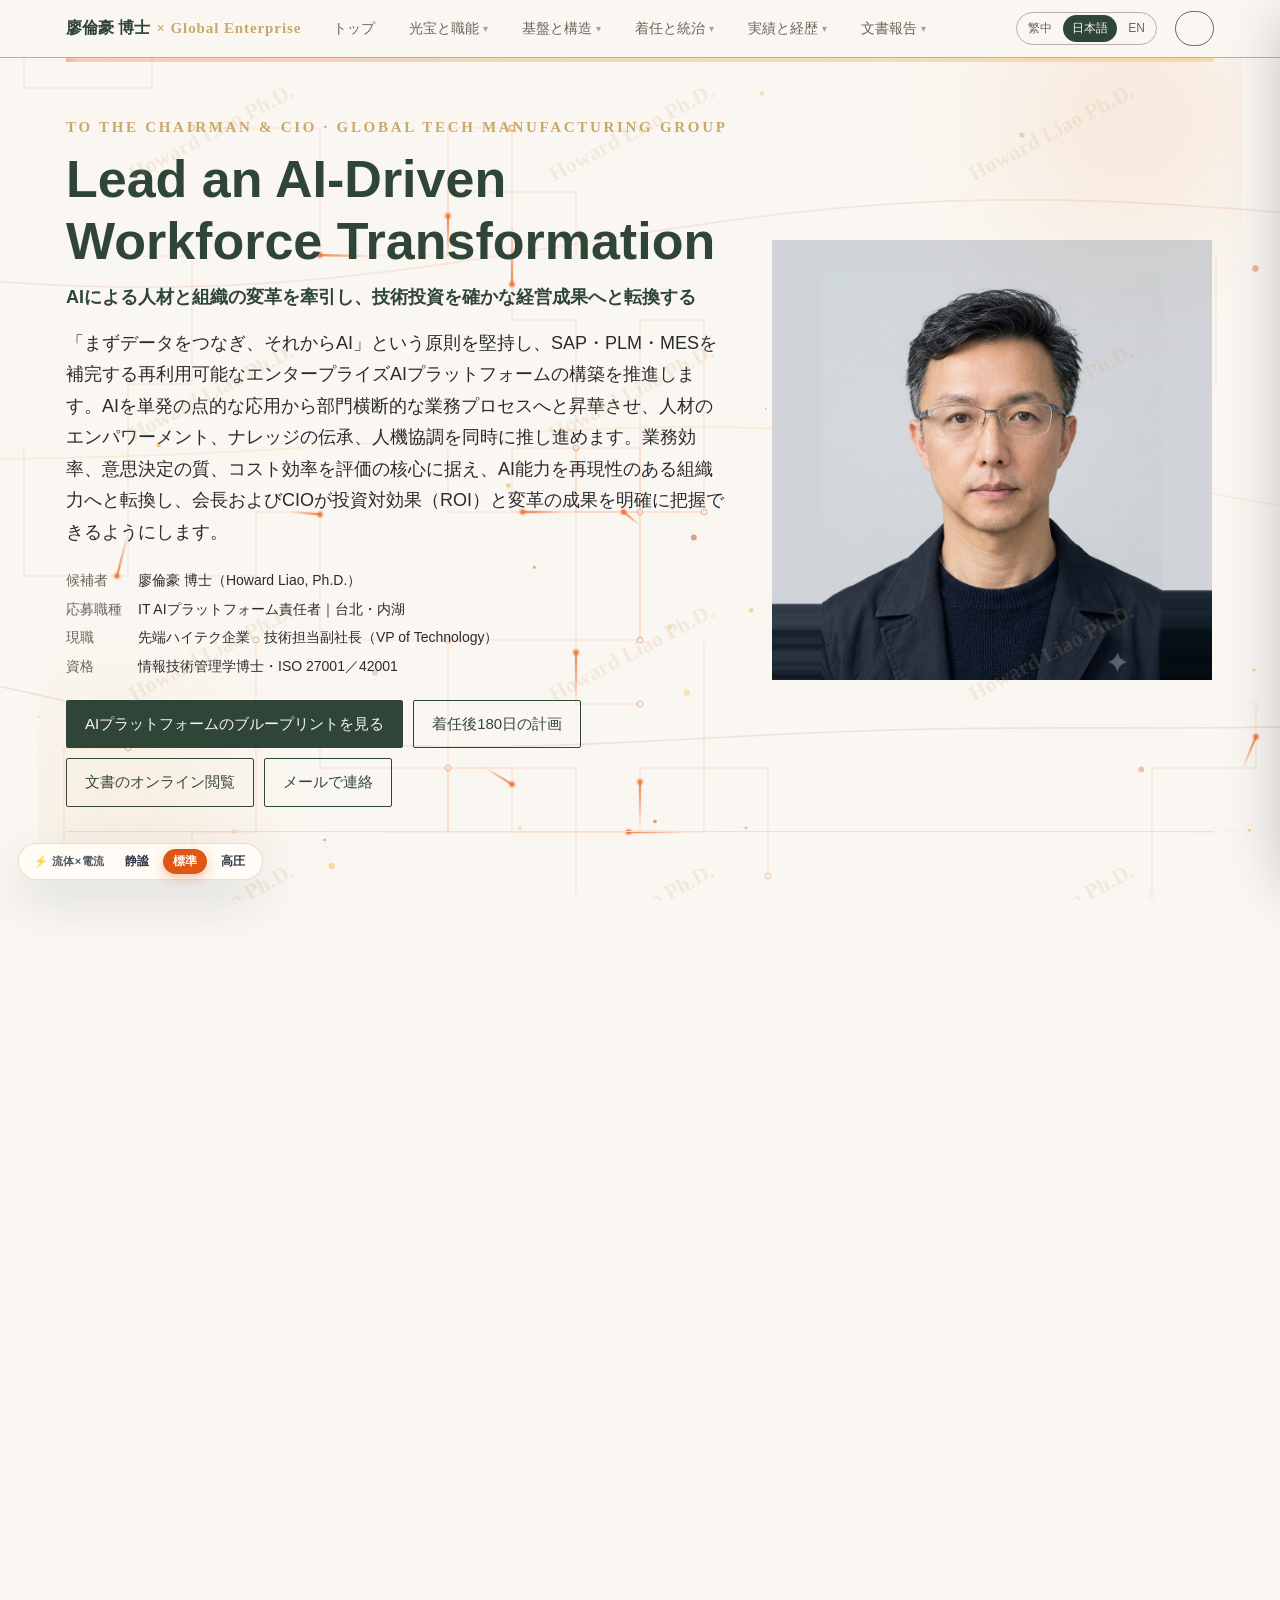
<file: ja.html>
<!doctype html>
<html lang="ja">
<head>
<meta charset="utf-8">
<meta name="viewport" content="width=device-width, initial-scale=1">
<meta name="robots" content="noindex, nofollow">
<title>Lead an AI-Driven Workforce Transformation｜廖倫豪 博士</title>
<meta name="description" content="Global Enterprise会長・CIO各位：IT AIプラットフォーム責任者候補 廖倫豪 博士によるAI戦略、プラットフォームのブループリント、着任計画。">
<link rel="manifest" href="manifest.json">
<link rel="icon" href="assets/icon-192.png">
<meta name="theme-color" content="#2F4538">
<style>
:root{--bg:#FAF7F2;--alt:#F2EEE8;--label:#E8E2D9;--line:#B8AFA3;--ink:#2B2B2B;--mute:#6B6459;--green:#2F4538;--green2:#3E5A4A;--gold:#C8A96A;--brick:#9C5B4A;--white:#FFFFFF;--card:#FFFFFF}
@media (prefers-color-scheme:dark){:root:not([data-theme="light"]){--bg:#1C211E;--alt:#232A26;--label:#2C342F;--line:#4A524C;--ink:#ECE7DF;--mute:#B3AC9F;--green:#A9C2B1;--green2:#8FAE9A;--gold:#D4B87C;--brick:#D08E7C;--card:#242B27}}
:root[data-theme="dark"]{--bg:#1C211E;--alt:#232A26;--label:#2C342F;--line:#4A524C;--ink:#ECE7DF;--mute:#B3AC9F;--green:#A9C2B1;--green2:#8FAE9A;--gold:#D4B87C;--brick:#D08E7C;--card:#242B27}
*{box-sizing:border-box}html{scroll-behavior:smooth}
body{margin:0;background:var(--bg);color:var(--ink);font-family:"Hiragino Sans","Yu Gothic","Noto Sans JP","Meiryo",sans-serif;line-height:1.75;font-size:16px}
.serif{font-family:"Cormorant Garamond",Georgia,serif}
a{color:var(--green)}
header.nav{position:sticky;top:0;z-index:20;background:color-mix(in srgb,var(--bg) 92%,transparent);backdrop-filter:blur(8px);border-bottom:1px solid var(--line)}
.nav .in{max-width:1180px;margin:auto;display:flex;align-items:center;gap:18px;padding:10px 16px}
.brand{font-weight:700;color:var(--green);white-space:nowrap}.brand small{color:var(--gold);font-family:"Cormorant Garamond",serif;font-size:15px;margin-left:6px;letter-spacing:.06em}
.links{display:flex;gap:6px;align-items:center;flex:1;min-width:0;overflow:visible}.grid2>*,.grid3>*,.stack>*{min-width:0}
.nav-item{position:relative}
.nav-link{display:inline-flex;align-items:center;gap:4px;white-space:nowrap;text-decoration:none;color:var(--mute);font-size:14px;padding:6px 14px;border-radius:999px;transition:all .2s ease;font-weight:500}
.nav-link .arr{font-size:10px;opacity:.6;transition:transform .2s ease}
.nav-item:hover .nav-link .arr{transform:rotate(180deg)}
.nav-link.on,.nav-link:hover{background:var(--label);color:var(--green);font-weight:600}
.nav-drop{display:none;position:absolute;top:calc(100% + 4px);left:0;background:var(--card);border:1px solid var(--line);box-shadow:0 12px 30px rgba(0,0,0,.15);border-radius:10px;padding:6px;min-width:170px;z-index:100;flex-direction:column}
.nav-item:hover .nav-drop,.nav-item:focus-within .nav-drop{display:flex;animation:dropFade .2s ease}
@keyframes dropFade{from{opacity:0;transform:translateY(-4px)}to{opacity:1;transform:translateY(0)}}
.nav-drop a{padding:8px 14px;font-size:13.5px;color:var(--ink);text-decoration:none;border-radius:6px;white-space:nowrap;display:block;transition:background .15s ease,color .15s ease}
.nav-drop a:hover{background:var(--label);color:var(--green)}
@media (max-width:768px){.links{overflow-x:auto;scrollbar-width:none}.links::-webkit-scrollbar{display:none}.nav-item.has-drop .nav-drop{display:none!important}}
.langs{display:flex;gap:2px;border:1px solid var(--line);border-radius:999px;padding:2px}.langs a{font-size:12px;text-decoration:none;color:var(--mute);padding:3px 9px;border-radius:999px;white-space:nowrap}.langs a.on{background:var(--green);color:var(--bg)}
.tbtn{border:1px solid var(--line);background:transparent;color:var(--ink);border-radius:999px;padding:5px 12px;cursor:pointer;font:inherit;font-size:13px}
main{max-width:1180px;margin:auto;padding:0 16px}
section{padding:72px 0 24px;border-bottom:1px solid var(--label)}
.eyebrow{font-family:"Cormorant Garamond",serif;color:var(--gold);letter-spacing:.18em;font-size:15px;text-transform:uppercase;font-weight:600}
h1{font-size:clamp(30px,5vw,52px);line-height:1.2;color:var(--green);margin:8px 0 12px}
h2{font-size:clamp(24px,3.2vw,34px);color:var(--green);margin:6px 0 8px;line-height:1.3}
h2+.sub{font-family:"Cormorant Garamond",serif;font-style:italic;color:var(--mute);font-size:20px;margin:0 0 22px}
h3{color:var(--green);margin:0 0 6px;font-size:19px}
.lead{font-size:18px;max-width:780px}
.hero{display:grid;grid-template-columns:1.5fr 1fr;gap:40px;align-items:center;padding-top:56px}
.portrait{aspect-ratio:1/1;max-width:440px;justify-self:center;width:100%}
.portrait img{width:100%;height:100%;object-fit:contain;display:block}
.meta{display:grid;grid-template-columns:auto 1fr;gap:4px 16px;font-size:14px;margin-top:20px;color:var(--mute)}.meta b{color:var(--ink);font-weight:500}
.btns{display:flex;flex-wrap:wrap;gap:10px;margin-top:22px}
.btn{display:inline-block;padding:10px 18px;border-radius:2px;text-decoration:none;font-size:15px;border:1px solid var(--green);color:var(--green);background:transparent;cursor:pointer;font-family:inherit}
.btn.p{background:var(--green);color:var(--bg)}
.kpis{display:grid;grid-template-columns:repeat(4,1fr);gap:12px;margin:26px 0}
.kpi{min-width:0;background:var(--card);border:1px solid var(--line);border-top:3px solid var(--gold);padding:16px 14px;text-align:center}
.kpi .v{font-family:"Cormorant Garamond",serif;font-size:40px;font-weight:600;color:var(--green);line-height:1.1}
.kpi .l{font-weight:700;font-size:14px}.kpi .s{font-size:12px;color:var(--mute)}
table{width:100%;border-collapse:collapse;font-size:15px;background:var(--card)}
th{background:var(--green);color:var(--bg);text-align:left;font-weight:500;padding:10px 12px}
:root[data-theme="dark"] th{color:#1C211E}
td{border:1px solid var(--line);padding:10px 12px;vertical-align:top}
tr:nth-child(even) td{background:var(--alt)}
td.lb{background:var(--label)!important;font-weight:700;color:var(--green);white-space:nowrap}
.tw{overflow-x:auto;margin:12px 0}
.grid2{display:grid;grid-template-columns:1fr 1fr;gap:16px}
.grid3{display:grid;grid-template-columns:repeat(3,1fr);gap:16px}
.card{background:var(--card);border:1px solid var(--line);padding:20px}
.note{background:var(--label);border-left:4px solid var(--gold);padding:14px 18px;margin:16px 0}
.note.warn{border-left-color:var(--brick)}
.tabs{display:flex;flex-wrap:wrap;gap:6px;margin:12px 0}
.tab{border:1px solid var(--line);background:var(--card);color:var(--ink);padding:8px 14px;cursor:pointer;font:inherit;font-size:14px;border-radius:2px}
.tab.on{background:var(--green);color:var(--bg);border-color:var(--green)}
.panel{display:none}.panel.on{display:block}
.duty{display:grid;grid-template-columns:90px 1fr;gap:18px}
.duty .num{font-family:"Cormorant Garamond",serif;font-size:64px;color:var(--gold);line-height:1}
.duty dl{display:grid;grid-template-columns:110px 1fr;gap:8px 14px;margin:12px 0 0}
.duty dt{font-weight:700;color:var(--green)}.duty dd{margin:0}
.bar{height:8px;background:var(--label);border-radius:4px;overflow:hidden}.bar i{display:block;height:100%;background:var(--green);width:0;transition:width .9s ease}
.comp{display:grid;grid-template-columns:230px 1fr 60px;gap:6px 14px;align-items:center;padding:10px 0;border-bottom:1px solid var(--label)}
.comp>*{min-width:0;overflow-wrap:anywhere}.comp .d{grid-column:1/-1;font-size:14px;color:var(--mute);margin-top:-2px}
.stack{display:grid;grid-template-columns:1fr 1fr;gap:20px;align-items:start}
.layer{display:flex;gap:12px;align-items:center;width:100%;text-align:left;border:1px solid var(--line);background:var(--card);padding:12px 14px;margin-bottom:6px;cursor:pointer;font:inherit;color:var(--ink)}
.layer b{font-family:"Cormorant Garamond",serif;font-size:20px;color:var(--gold);width:44px}
.layer.on{background:var(--green);color:var(--bg)}.layer.on b{color:var(--gold)}
.ld{position:sticky;top:80px}
.matrix{background:var(--card);border:1px solid var(--line);padding:10px}
.matrix svg{width:100%;height:auto;display:block}
.calc label{display:block;font-size:14px;margin:12px 0 4px;color:var(--mute)}
.calc input[type=range]{width:100%;accent-color:var(--green)}
.out{font-family:"Cormorant Garamond",serif;font-size:44px;color:var(--green);font-weight:600}
.tl{position:relative;margin-left:8px;border-left:2px solid var(--line);padding-left:22px}
.tl .it{position:relative;margin-bottom:20px}.tl .it:before{content:"";position:absolute;left:-29px;top:8px;width:12px;height:12px;border-radius:50%;background:var(--bg);border:2px solid var(--gold)}
.tl .dt{font-family:"Cormorant Garamond",serif;font-size:18px;color:var(--gold);font-weight:600}
.chip{display:inline-block;font-size:12px;border:1px solid var(--line);padding:1px 8px;border-radius:999px;color:var(--mute);margin-left:6px}
details{border:1px solid var(--line);background:var(--card);margin-bottom:8px}
summary{cursor:pointer;padding:14px 16px;font-weight:500;color:var(--green)}
details>div{padding:0 16px 14px}
.phase{display:grid;grid-template-columns:repeat(4,1fr);gap:12px}
.phase .card{cursor:pointer;transition:background .2s}.phase .card.on{background:var(--green);color:var(--bg)}.phase .card.on h3{color:var(--gold)}
.phase .card.on .mute{color:var(--label)}
.mute{color:var(--mute);font-size:14px}
ul.clean{padding-left:18px;margin:6px 0}ul.clean li{margin:3px 0}
footer{padding:40px 16px 60px;text-align:center;color:var(--mute);font-size:13px}
.codes{display:grid;grid-template-columns:repeat(4,1fr);gap:8px}.codes div{border:1px solid var(--line);padding:8px 10px;background:var(--card);font-size:13px}.codes b{color:var(--green);display:block}
.reveal{opacity:0;transform:translateY(14px);transition:all .6s ease}.reveal.in{opacity:1;transform:none}
.k3{grid-template-columns:repeat(3,1fr)}
@media (max-width:860px){.brand small{display:none}.nav .in{gap:8px}.kpi .v{font-size:30px}.k3{grid-template-columns:1fr 1fr 1fr}.hero,.grid2,.grid3,.stack,.phase{grid-template-columns:1fr}.kpis{grid-template-columns:repeat(2,1fr)}.codes{grid-template-columns:1fr 1fr}.comp{grid-template-columns:1fr 50px}.comp .bar{grid-column:1/-1;order:3}.duty{grid-template-columns:1fr}.duty .num{font-size:44px}.duty dl{grid-template-columns:1fr}.ld{position:static}.portrait{max-width:300px}}
/*print*/
.wm{position:fixed;inset:0;pointer-events:none;z-index:45;background-image:url("data:image/svg+xml;utf8,%3Csvg xmlns='http://www.w3.org/2000/svg' width='420' height='260'%3E%3Ctext x='210' y='140' text-anchor='middle' font-family='Georgia,serif' font-size='22' font-weight='700' fill='%23C8A96A' fill-opacity='0.16' transform='rotate(-28 210 130)'%3EHoward Liao Ph.D.%3C/text%3E%3C/svg%3E");background-repeat:repeat}.viewer .wm2{position:absolute;inset:0;pointer-events:none;background-image:url("data:image/svg+xml;utf8,%3Csvg xmlns='http://www.w3.org/2000/svg' width='420' height='260'%3E%3Ctext x='210' y='140' text-anchor='middle' font-family='Georgia,serif' font-size='22' font-weight='700' fill='%23C8A96A' fill-opacity='0.30' transform='rotate(-28 210 130)'%3EHoward Liao Ph.D.%3C/text%3E%3C/svg%3E");background-repeat:repeat}
#docs .grid3{display:grid;grid-template-columns:repeat(6,1fr);gap:20px;margin-top:18px;align-items:stretch}
#docs .docw{grid-column:span 2;display:flex;flex-direction:column;justify-content:space-between;background:var(--card);border:1px solid var(--line);border-radius:14px;padding:16px;gap:14px;box-shadow:0 4px 16px rgba(15,23,42,.05);transition:transform .24s ease,border-color .24s ease,box-shadow .24s ease}
#docs .docw:nth-child(-n+2){grid-column:span 3}
#docs .docw:hover{transform:translateY(-4px);border-color:var(--gold);box-shadow:0 14px 30px rgba(15,23,42,.11)}
.doc{display:flex;flex-direction:column;gap:10px;text-align:left;background:transparent;border:none;padding:0;cursor:pointer;font:inherit;color:var(--ink);flex:1}
#docs .docw:nth-child(-n+2) .doc{display:grid;grid-template-columns:200px 1fr;grid-template-rows:auto 1fr;column-gap:16px;row-gap:8px;align-content:start}
#docs .docw:nth-child(-n+2) .doc img{grid-row:1 / span 2;height:176px}
.doc img{width:100%;height:186px;object-fit:contain;background:linear-gradient(145deg,var(--alt),var(--label));border:1px solid var(--line);border-radius:10px;padding:8px;box-sizing:border-box;pointer-events:none;user-select:none}
.doc b{font-size:16px;font-weight:700;color:var(--ink);line-height:1.35}
.doc .mute{font-size:13.5px;line-height:1.55;color:var(--mute)}
.dl{text-align:center;width:100%;border-radius:10px;box-sizing:border-box}
@media (max-width:960px){#docs .grid3{grid-template-columns:repeat(2,1fr);gap:16px}#docs .docw,#docs .docw:nth-child(-n+2){grid-column:span 1}#docs .docw:nth-child(-n+2) .doc{display:flex;flex-direction:column}#docs .docw:nth-child(-n+2) .doc img{height:186px}#docs .docw:last-child:nth-child(odd){grid-column:span 2}}
@media (max-width:600px){#docs .grid3{grid-template-columns:1fr;gap:14px}#docs .docw,#docs .docw:nth-child(-n+2),#docs .docw:last-child:nth-child(odd){grid-column:span 1}}
.viewer{position:fixed;inset:0;z-index:50;background:#1C211E;display:flex;flex-direction:column}
.viewer[hidden]{display:none}
.vbar{display:flex;align-items:center;gap:14px;padding:12px 16px;color:#FAF7F2}.vbar .mute{color:#B3AC9F}.vbar .langs{display:flex;gap:2px;border:1px solid var(--line);border-radius:999px;padding:2px}.langs a{font-size:12px;text-decoration:none;color:var(--mute);padding:3px 9px;border-radius:999px;white-space:nowrap}.langs a.on{background:var(--green);color:var(--bg)}
.tbtn{margin-left:auto;color:#FAF7F2;border-color:#6B6459}
.vstage{flex:1;display:flex;align-items:center;justify-content:center;gap:10px;padding:0 10px 16px;min-height:0}
.vimg{position:relative;max-width:100%;max-height:100%;display:flex}
.vimg img{max-width:min(1400px,calc(100vw - 120px));max-height:calc(100vh - 90px);object-fit:contain;user-select:none;-webkit-user-drag:none;-webkit-touch-callout:none;background:#FAF7F2}
.vshield{position:absolute;inset:0}
.vnav{background:transparent;border:1px solid #6B6459;color:#FAF7F2;font-size:30px;width:44px;height:64px;cursor:pointer}
@media (max-width:860px){.vimg img{max-width:calc(100vw - 20px)}.vnav{position:absolute;bottom:18px;width:52px;height:44px}#vp{left:16px}#vn{right:16px}}

.pf-stats{display:flex;gap:28px;flex-wrap:wrap;margin:10px 0 22px}.pf-stats b{font-family:"Cormorant Garamond",serif;font-size:40px;color:var(--green);line-height:1;display:block}.pf-stats span{font-size:13px;color:var(--mute)}
.pf-diag{background:var(--alt);border:1px solid var(--label);padding:14px;overflow-x:auto;margin:10px 0 8px}.pf-diag svg{display:block;min-width:760px;width:100%;height:auto}
.pf-mx{overflow-x:auto;margin:10px 0}.pf-mx table{min-width:820px;font-size:13.5px}.pf-mx th,.pf-mx td{text-align:center;padding:8px 8px}.pf-mx td:first-child,.pf-mx th:first-child{text-align:left}.pf-mx td:first-child small{display:block;color:var(--mute);font-weight:400}
.pf-dot{display:inline-block;width:11px;height:11px;border-radius:50%;background:var(--green)}.pf-dot.h{background:transparent;border:1.5px solid var(--green)}
.pf-leg{font-size:13px;color:var(--mute);display:flex;gap:18px;flex-wrap:wrap}
.pf-grid{display:grid;grid-template-columns:repeat(auto-fill,minmax(300px,1fr));gap:14px;margin-top:6px}
.pf-card{background:var(--card);border:1px solid var(--line);border-top:3px solid var(--c);padding:16px 16px 14px;display:flex;flex-direction:column;gap:8px;min-width:0}
.pf-card .ct{font-size:12px;letter-spacing:.08em;color:var(--c);font-weight:700}.pf-card h3{font-size:16.5px;line-height:1.45;margin:0}.pf-card .sb{font-size:13px;color:var(--mute);margin-top:-4px}
.pf-card ul{margin:0;padding-left:1.1em;font-size:14px}.pf-card li{margin:2px 0}
.pf-kp{display:flex;flex-wrap:wrap;gap:6px;margin-top:auto;padding-top:6px}.pf-kp span{font-size:12.5px;background:var(--alt);border:1px solid var(--label);padding:2px 8px}.pf-kp b{color:var(--brick)}
.pf-card[hidden]{display:none}
@media (max-width:400px){.pf-grid{grid-template-columns:1fr}}
.cs{display:grid;grid-template-columns:330px 1fr;gap:18px;align-items:start;margin-top:8px}.cs>*{min-width:0}
.cl{display:flex;flex-direction:column;gap:4px;max-height:760px;overflow-y:auto;padding-right:4px}
.cl button{display:flex;gap:10px;align-items:flex-start;text-align:left;border:1px solid var(--line);border-left:3px solid var(--c);background:var(--card);color:var(--ink);padding:9px 11px;cursor:pointer;font:inherit;font-size:14px;line-height:1.45}
.cl button small{display:block;color:var(--mute);font-size:12px}.cl button.on{background:var(--green);color:var(--bg);border-color:var(--green)}.cl button.on small{color:var(--label)}.cl button[hidden]{display:none}
.cl .no{font-family:"Cormorant Garamond",serif;font-size:18px;color:var(--gold);min-width:24px;font-weight:600}
.cd{background:var(--card);border:1px solid var(--line);border-top:3px solid var(--c);padding:22px}
.cd .ct{font-size:12px;letter-spacing:.08em;color:var(--c);font-weight:700}.cd h3{font-size:22px;margin:4px 0 2px}
.cd dl{display:grid;grid-template-columns:96px 1fr;gap:10px 14px;margin:16px 0 0}.cd dt{font-weight:700;color:var(--green)}.cd dd{margin:0}.cd dd ul{margin:0;padding-left:18px}
.cd .kpis{margin:16px 0 4px}
@media (max-width:860px){.cs{grid-template-columns:1fr}.cl{max-height:none;flex-direction:row;overflow-x:auto;padding-bottom:6px}.cl button{min-width:220px}.cd dl{grid-template-columns:1fr}}

.la-ea{display:grid;grid-template-columns:1fr 150px;gap:10px;margin:10px 0}.la-ea>*{min-width:0}
.la-row{display:grid;grid-template-columns:150px 1fr;border:1px solid var(--line);background:var(--card)}
.la-row>b{background:var(--label);padding:10px 12px;font-size:14px;color:var(--green);display:flex;align-items:center}
.la-row>div{display:flex;flex-wrap:wrap;gap:6px;padding:8px}
.la-row span{font-size:13px;border:1px solid var(--line);background:var(--bg);padding:3px 9px}
.la-row.k1{border:2px solid var(--green)}.la-row.k1>b{background:var(--green);color:var(--bg)}.la-row.k1 span{border-color:var(--green)}
.la-row.k2{border:2px solid var(--gold)}.la-row.k2>b{background:var(--gold);color:var(--ink)}
.la-gov{background:var(--brick);color:var(--bg);padding:10px;display:flex;flex-direction:column;gap:6px;font-size:13px}.la-gov b{font-size:14px}.la-gov span{border:1px solid rgba(255,255,255,.4);padding:3px 6px}
.la-lay{display:grid;grid-template-columns:300px 1fr;gap:16px;margin-top:10px}.la-lay>*{min-width:0}
.la-lay .lb2{display:flex;flex-direction:column;gap:6px}
.la-lay button{display:flex;gap:10px;align-items:center;text-align:left;border:1px solid var(--line);background:var(--card);color:var(--ink);padding:9px 11px;cursor:pointer;font:inherit;font-size:14px}
.la-lay button .id{font-family:"Cormorant Garamond",serif;font-weight:700;font-size:18px;color:var(--gold);min-width:38px}
.la-lay button small{display:block;color:var(--mute);font-size:12px}
.la-lay button.gv{border-color:var(--brick)}.la-lay button.on{background:var(--green);color:var(--bg);border-color:var(--green)}.la-lay button.on small{color:var(--label)}
.la-det{background:var(--card);border:1px solid var(--line);border-top:3px solid var(--green);padding:18px}
.la-det h3{margin:0 0 8px}.la-det .t{margin-top:10px;font-size:14px}.la-det .t b{color:var(--green)}.la-det .f{margin-top:8px;font-size:14px;color:var(--brick)}
.la-3{display:grid;grid-template-columns:repeat(3,1fr);gap:14px}.la-3>*,.la-2>*,.la-4>*{min-width:0}
.la-2{display:grid;grid-template-columns:repeat(2,1fr);gap:14px}.la-4{display:grid;grid-template-columns:repeat(4,1fr);gap:12px}
.la-c{background:var(--card);border:1px solid var(--line);padding:16px}.la-c h4{margin:0 0 8px;color:var(--green);font-size:16px}.la-c ul{margin:0;padding-left:18px;font-size:14px}.la-c .r{margin-top:10px;font-size:13px;color:var(--brick);font-weight:700}.la-c p{margin:0;font-size:14px}
.la-um h4{margin:18px 0 8px;font-size:15px;color:var(--green)}
.la-ug{display:grid;grid-template-columns:repeat(auto-fill,minmax(230px,1fr));gap:12px}
.la-ug figure{margin:0;background:var(--card);border:1px solid var(--line);cursor:zoom-in}
.la-ug img{display:block;width:100%;aspect-ratio:1.59;object-fit:cover;object-position:top left;border-bottom:1px solid var(--label)}
.la-ug figcaption{padding:8px 10px;font-size:12.5px;color:var(--mute)}.la-ug figcaption b{display:block;color:var(--ink);font-size:13.5px}
.la-ug.big{grid-template-columns:1fr}.la-ug.big img{aspect-ratio:auto}
.la-uc{display:grid;grid-template-columns:repeat(auto-fill,minmax(250px,1fr));gap:12px;margin-top:10px}
.la-uc .la-c{position:relative}.la-uc .p{position:absolute;top:12px;right:12px;font-family:"Cormorant Garamond",serif;font-weight:700;font-size:22px;color:var(--gold)}
.la-uc .v{font-size:12px;font-weight:700;color:var(--brick)}.la-uc .k{margin-top:8px;font-size:12.5px;color:var(--mute)}
.la-uc .la-c[hidden]{display:none}
.la-meta{display:flex;flex-wrap:wrap;gap:8px 22px;font-size:13.5px;margin:10px 0 18px}.la-meta b{color:var(--green);margin-right:6px}
.la-st{display:grid;grid-template-columns:repeat(6,1fr);gap:8px;counter-reset:st}.la-st>div{background:var(--card);border:1px solid var(--line);border-top:3px solid var(--green);padding:12px;min-width:0;font-size:13px}
.la-st .n{font-family:"Cormorant Garamond",serif;font-size:26px;font-weight:700;color:var(--gold);line-height:1}.la-st h4{margin:4px 0 6px;font-size:15px}.la-st .w{margin-top:8px;font-size:12px;color:var(--mute)}.la-st .gt{display:inline-block;margin-top:6px;font-size:11.5px;background:var(--brick);color:var(--bg);padding:1px 7px}
.la-gw{overflow-x:auto;border:1px solid var(--line);background:var(--card);margin-top:10px}
.la-gg{display:grid;grid-template-columns:260px repeat(26,minmax(22px,1fr));min-width:900px;font-size:12px}
.la-gg>div{border-bottom:1px solid var(--label);border-right:1px solid var(--label);min-height:24px;display:flex;align-items:center}
.la-gg .h{background:var(--label);justify-content:center;font-weight:700;font-size:11px}.la-gg .lab{padding:0 8px;white-space:nowrap;overflow:hidden;text-overflow:ellipsis}.la-gg .grp{font-weight:700;color:var(--green);background:var(--alt)}
.la-gg .bar{display:block;width:100%;height:12px}
.b-gov{background:var(--green)}.b-inv{background:var(--gold)}.b-api{background:#5E7B68}.b-lake{background:var(--brick)}.b-ai{background:#7A6A8C}.b-gate{background:var(--ink);height:18px!important}
.la-lg{display:flex;flex-wrap:wrap;gap:14px;font-size:12.5px;margin-top:8px}.la-lg i{display:inline-block;width:14px;height:10px;margin-right:5px;vertical-align:middle}
.la-zn{display:grid;grid-template-columns:1fr;gap:6px;margin:10px 0}.la-zn div{display:grid;grid-template-columns:200px 1fr;border:1px solid var(--line)}.la-zn b{padding:9px 12px;color:var(--bg);font-size:14px}.la-zn span{padding:9px 12px;font-size:14px;background:var(--card)}
.la-zn div:nth-child(1) b{background:var(--green)}.la-zn div:nth-child(2) b{background:var(--gold);color:var(--ink)}.la-zn div:nth-child(3) b{background:var(--brick)}
.la-ap{display:flex;flex-wrap:wrap;gap:6px;margin:10px 0 14px}.la-ap span{flex:1 1 150px;text-align:center;background:var(--green);color:var(--bg);padding:9px 6px;font-size:13.5px;position:relative}
.la-ap span:nth-child(2n){background:#5E7B68}
.la-fl ol{margin:0;padding-left:20px;font-size:14px}.la-fl li{margin:3px 0}
.la-ai .w{font-family:"Cormorant Garamond",serif;font-size:20px;color:var(--gold);font-weight:700}
@media (max-width:900px){.la-ea{grid-template-columns:1fr}.la-row{grid-template-columns:110px 1fr}.la-lay{grid-template-columns:1fr}.la-3,.la-4{grid-template-columns:1fr 1fr}.la-st{grid-template-columns:1fr 1fr}.la-zn div{grid-template-columns:1fr}}
@media (max-width:560px){.la-3,.la-4,.la-2,.la-st{grid-template-columns:1fr}}
.la-lb{position:fixed;inset:0;background:rgba(20,22,20,.86);z-index:200;display:flex;align-items:center;justify-content:center;padding:max(16px,env(safe-area-inset-top,0px)) max(16px,env(safe-area-inset-right,0px)) 16px max(16px,env(safe-area-inset-left,0px))}
.la-lb[hidden]{display:none}.la-lb .in{position:relative;max-width:96vw;max-height:92vh;overflow:auto;background:#FAF7F2}
.la-lb img{display:block;max-width:none;width:min(1800px,180vw)}.la-lb img.doc{max-width:92vw;max-height:86vh;width:auto;height:auto;margin:auto}.la-lb .wm3{position:absolute;inset:0;pointer-events:none}
.la-lb .x{position:fixed;top:max(14px,env(safe-area-inset-top,0px));right:max(18px,env(safe-area-inset-right,0px));background:var(--bg);color:var(--ink);border:1px solid var(--line);font:inherit;font-size:15px;padding:6px 14px;cursor:pointer;z-index:201}
.la-lb .cap{position:fixed;left:50%;transform:translateX(-50%);bottom:12px;background:var(--bg);color:var(--ink);padding:6px 14px;font-size:14px;z-index:201;max-width:90vw}

@media print{body{display:none!important}}
@media print{header.nav,.btns,.tabs,.tbtn,.calc{display:none}.panel{display:block!important;margin-bottom:16px}section{padding:24px 0;break-inside:avoid-page}.reveal{opacity:1;transform:none}body{font-size:12px}}

/* NEON INTERACTIVE GRAPHICAL DUTIES + READING PROGRESS + 6-THEME SYNC */
.neon-reading-progress{position:fixed;top:0;left:0;width:0%;height:3px;background:linear-gradient(90deg,#A83212,#DE5814,#D98B19);z-index:20050;transition:width .08s linear;pointer-events:none}
.nd-header-row{display:flex;flex-wrap:wrap;align-items:flex-end;justify-content:space-between;gap:14px;margin-bottom:20px}
.nd-tour-controls{display:flex;align-items:center;gap:8px}
.nd-ctrl-btn{display:inline-flex;align-items:center;gap:6px;padding:7px 14px;border-radius:999px;border:1px solid var(--line,#D8D3C8);background:var(--card,#FFF);color:var(--ink,#1E2420);font-size:.8rem;font-weight:700;cursor:pointer;transition:all .2s ease}
.nd-ctrl-btn:hover,.nd-ctrl-btn.active{border-color:var(--brick,#A83212);background:var(--brick,#A83212);color:#FFF}
.nd-grid{display:grid;grid-template-columns:repeat(3,minmax(0,1fr));gap:12px;margin-bottom:20px}
@media(max-width:960px){.nd-grid{grid-template-columns:repeat(2,minmax(0,1fr))}}
@media(max-width:600px){.nd-grid{display:flex;overflow-x:auto;scroll-snap-type:x mandatory;gap:10px;padding-bottom:8px;scrollbar-width:none}.nd-grid::-webkit-scrollbar{display:none}.nd-card-btn{min-width:225px;scroll-snap-align:start;flex-shrink:0}}
.nd-card-btn{position:relative;display:flex;flex-direction:column;align-items:flex-start;gap:8px;padding:15px 16px;border-radius:16px;border:1.5px solid var(--line,#E2DDD3);background:var(--card,#FFF);color:var(--ink,#1E2420);text-align:left;cursor:pointer;transition:all .22s ease;overflow:hidden}
.nd-card-btn::before{content:'';position:absolute;top:0;left:0;right:0;height:3px;background:linear-gradient(90deg,#A83212,#DE5814,#D98B19);opacity:0;transition:opacity .22s ease}
.nd-card-btn:hover{transform:translateY(-2px);border-color:var(--brick,#A83212)}
.nd-card-btn.on{border-color:var(--brick,#A83212);background:rgba(168,50,18,.04);box-shadow:0 10px 26px rgba(168,50,18,.12)}
.nd-card-btn.on::before{opacity:1}
.nd-card-top{display:flex;align-items:center;justify-content:space-between;width:100%;gap:8px}
.nd-num-badge{display:inline-flex;align-items:center;gap:5px;font-family:monospace;font-size:.74rem;font-weight:800;padding:3px 9px;border-radius:999px;background:rgba(168,50,18,.1);color:var(--brick,#A83212)}
.nd-card-btn.on .nd-num-badge{background:var(--brick,#A83212);color:#FFF}
.nd-kpi-pill{font-size:.7rem;font-weight:800;padding:3px 8px;border-radius:999px;background:rgba(217,139,25,.14);color:#B45309;white-space:nowrap}
.nd-card-title{font-size:.9rem;font-weight:800;line-height:1.38;color:var(--ink,#1E2420)}
.nd-card-sub{font-size:.74rem;color:var(--muted,#64748B);line-height:1.35}
.nd-stage{display:grid;grid-template-columns:1.08fr .92fr;gap:18px;background:var(--card,#FFF);border:1.5px solid var(--line,#E2DDD3);border-radius:20px;padding:22px;margin-bottom:28px}
@media(max-width:960px){.nd-stage{grid-template-columns:1fr;padding:16px}}
.nd-visual-pane{display:flex;flex-direction:column;justify-content:space-between;background:var(--bg,#FAF7F2);border:1px solid var(--line,#E2DDD3);border-radius:16px;padding:16px;min-height:320px}
.nd-visual-head{display:flex;align-items:center;justify-content:space-between;gap:8px;margin-bottom:10px}
.nd-visual-tag{font-family:monospace;font-size:.72rem;font-weight:800;letter-spacing:.05em;text-transform:uppercase;color:var(--brick,#A83212);background:rgba(168,50,18,.09);padding:3px 10px;border-radius:999px}
.nd-svg-host{width:100%;flex:1;display:flex;align-items:center;justify-content:center}
.nd-svg-host svg{width:100%;height:auto;max-height:280px;display:block}
.nd-visual-caption{margin-top:10px;font-size:.76rem;color:var(--muted,#64748B);display:flex;align-items:center;justify-content:space-between;gap:8px;border-top:1px dashed var(--line,#D8D3C8);padding-top:8px}
.nd-detail-pane{display:flex;flex-direction:column;gap:12px}
.nd-detail-title{font-size:1.14rem;font-weight:900;line-height:1.35;color:var(--ink,#1E2420);margin:0}
.nd-playbook-list{display:flex;flex-direction:column;gap:10px;flex:1}
.nd-step-box{padding:13px 15px;border-radius:14px;border:1px solid var(--line,#E2DDD3);background:var(--bg,#FAF7F2)}
.nd-step-box.target-kpi{border-color:#DE5814;background:linear-gradient(135deg,rgba(168,50,18,.08),rgba(217,139,25,.08))}
.nd-step-label{font-size:.75rem;font-weight:800;letter-spacing:.04em;color:var(--brick,#A83212);margin-bottom:5px}
.nd-step-text{font-size:.88rem;line-height:1.6;color:var(--ink,#1E2420);margin:0}
.nd-step-box.target-kpi .nd-step-text{font-weight:800}
.nd-stage-nav{display:flex;align-items:center;justify-content:space-between;gap:10px;padding-top:8px;border-top:1px solid var(--line,#E2DDD3)}
.nd-fit-wrap{background:var(--card,#FFF);border:1.5px solid var(--line,#E2DDD3);border-radius:20px;padding:22px}
.nd-fit-header{display:flex;flex-wrap:wrap;align-items:center;justify-content:space-between;gap:16px;margin-bottom:18px;padding-bottom:16px;border-bottom:1px solid var(--line,#E2DDD3)}
.nd-fit-score-box{display:flex;align-items:center;gap:14px}
.nd-fit-filters{display:flex;flex-wrap:wrap;gap:8px}
.nd-fit-chip{padding:6px 14px;border-radius:999px;border:1px solid var(--line,#D8D3C8);background:var(--bg,#FAF7F2);color:var(--ink,#1E2420);font-size:.8rem;font-weight:700;cursor:pointer;transition:all .18s ease}
.nd-fit-chip.on,.nd-fit-chip:hover{background:var(--brick,#A83212);border-color:var(--brick,#A83212);color:#FFF}
.nd-fit-grid{display:grid;grid-template-columns:repeat(2,minmax(0,1fr));gap:12px}
@media(max-width:820px){.nd-fit-grid{grid-template-columns:1fr}}
.nd-fit-card{display:flex;flex-direction:column;gap:8px;padding:15px 16px;border-radius:14px;border:1px solid var(--line,#E2DDD3);background:var(--bg,#FAF7F2)}
.nd-fit-card.hidden-card{display:none}
.nd-fit-card-top{display:flex;align-items:center;justify-content:space-between;gap:8px}
.nd-fit-badge{font-size:.7rem;font-weight:800;padding:3px 9px;border-radius:999px}
.nd-fit-badge.req{background:rgba(168,50,18,.12);color:var(--brick,#A83212)}
.nd-fit-badge.bonus{background:rgba(217,139,25,.16);color:#B45309}
.nd-fit-pass{font-size:.74rem;font-weight:800;color:#10B981;background:rgba(16,185,129,.12);padding:3px 10px;border-radius:999px}
.nd-fit-title{font-size:.92rem;font-weight:800;color:var(--ink,#1E2420)}
.nd-fit-proof{font-size:.83rem;line-height:1.55;color:var(--muted,#475569)}
.nd-fit-bar{height:5px;border-radius:999px;background:var(--line,#E2DDD3);overflow:hidden;margin-top:2px}
.nd-fit-bar i{display:block;height:100%;border-radius:999px;background:linear-gradient(90deg,#A83212,#DE5814,#10B981)}


/* === NEON UPGRADE: THREE-SYSTEM DIVISION ARCHITECTURE + GLOBAL .tw TABLE POLISH === */
.strategic-section .tw{overflow-x:auto;-webkit-overflow-scrolling:touch;border-radius:14px;border:1px solid var(--border-color,#E2DDD3);background:var(--bg-surface,#FFF);margin:14px 0 18px}
.strategic-section .tw table{width:100%;border-collapse:collapse;font-size:.9rem;line-height:1.55}
.strategic-section .tw th{text-align:left;padding:12px 16px;font-weight:800;font-size:.82rem;letter-spacing:.03em;color:var(--text-primary,#1E2420);background:rgba(168,50,18,.06);border-bottom:1.5px solid var(--border-color,#DCD6CA);white-space:nowrap}
.strategic-section .tw td{text-align:left;padding:12px 16px;color:var(--text-secondary,#334155);border-bottom:1px solid var(--border-color,#ECE7DE);vertical-align:top}
.strategic-section .tw tr:last-child td{border-bottom:none}
.strategic-section .tw td.lb{font-weight:800;color:var(--accent-primary,#A83212);white-space:nowrap}
.strategic-section .tw tbody tr:hover td{background:rgba(168,50,18,.025)}

.tri-wrap{margin-top:26px;display:flex;flex-direction:column;gap:16px}
.tri-head{display:flex;flex-wrap:wrap;align-items:flex-end;justify-content:space-between;gap:12px}
.tri-head-left h3{margin:0 0 4px 0;font-size:1.18rem;font-weight:900;color:var(--text-primary,var(--ink,#1E2420))}
.tri-head-sub{font-size:.82rem;color:var(--text-muted,var(--muted,#64748B));margin:0}
.tri-filter-bar{display:flex;flex-wrap:wrap;gap:6px;align-items:center}
.tri-pill{padding:6px 13px;border-radius:999px;border:1px solid var(--border-color,var(--line,#D8D3C8));background:var(--bg-surface,var(--card,#FFF));color:var(--text-primary,var(--ink,#1E2420));font-size:.78rem;font-weight:700;cursor:pointer;transition:all .18s ease}
.tri-pill:hover,.tri-pill.on{background:var(--accent-primary,var(--brick,#A83212));border-color:var(--accent-primary,var(--brick,#A83212));color:#FFF}

.tri-col-headers{display:grid;grid-template-columns:1fr 168px 1.22fr;gap:12px;padding:0 6px}
@media(max-width:860px){.tri-col-headers{display:none}}
.tri-col-h{font-size:.74rem;font-weight:800;letter-spacing:.06em;text-transform:uppercase;color:var(--text-muted,var(--muted,#64748B));display:flex;align-items:center;gap:6px}
.tri-col-h.center{justify-content:center}
.tri-col-h.ai{color:var(--accent-primary,var(--brick,#A83212))}

.tri-lanes{display:flex;flex-direction:column;gap:12px}
.tri-lane{display:grid;grid-template-columns:1fr 168px 1.22fr;gap:12px;align-items:stretch;padding:16px;border-radius:18px;border:1.5px solid var(--border-color,var(--line,#E2DDD3));background:var(--bg-surface,var(--card,#FFF));transition:all .22s ease;cursor:pointer}
.tri-lane:hover{border-color:var(--accent-primary,var(--brick,#A83212));box-shadow:0 8px 24px rgba(168,50,18,.08)}
.tri-lane.active{border-color:var(--accent-primary,var(--brick,#A83212));box-shadow:0 12px 30px rgba(168,50,18,.13)}
.tri-lane.dimmed{opacity:.35;transform:scale(.99)}
@media(max-width:860px){.tri-lane{grid-template-columns:1fr;gap:10px;padding:14px}}

.tri-box{display:flex;flex-direction:column;justify-content:space-between;gap:10px;padding:14px 16px;border-radius:14px;border:1px solid var(--border-color,var(--line,#E6E1D8));background:var(--bg-primary,var(--bg,#FAF7F2))}
.tri-box.ai-box{border-color:rgba(168,50,18,.28);background:linear-gradient(135deg,rgba(168,50,18,.06),rgba(217,139,25,.05))}
.tri-sys-top{display:flex;align-items:center;justify-content:space-between;gap:8px}
.tri-sys-name{display:flex;align-items:center;gap:8px;font-size:.98rem;font-weight:900;color:var(--text-primary,var(--ink,#1E2420))}
.tri-sys-icon{width:30px;height:30px;border-radius:9px;display:inline-flex;align-items:center;justify-content:center;font-size:.95rem;background:rgba(168,50,18,.1);color:var(--accent-primary,var(--brick,#A83212));flex-shrink:0}
.tri-core-tag{font-size:.68rem;font-weight:800;padding:2px 8px;border-radius:999px;background:rgba(100,116,139,.12);color:var(--text-muted,var(--muted,#475569));white-space:nowrap}
.tri-ai-tag{font-size:.68rem;font-weight:800;padding:2px 8px;border-radius:999px;background:var(--accent-primary,var(--brick,#A83212));color:#FFF;white-space:nowrap}
.tri-chips{display:flex;flex-wrap:wrap;gap:6px}
.tri-chip{font-size:.79rem;font-weight:600;padding:4px 10px;border-radius:8px;background:var(--bg-surface,var(--card,#FFF));border:1px solid var(--border-color,var(--line,#DDD7CC));color:var(--text-primary,var(--ink,#1E2420))}
.tri-box.ai-box .tri-chip{border-color:rgba(168,50,18,.25);color:var(--text-primary,var(--ink,#1E2420));font-weight:700}
.tri-impact{font-size:.74rem;font-weight:800;color:#059669;display:flex;align-items:center;gap:5px;padding-top:4px;border-top:1px dashed rgba(16,185,129,.25)}

.tri-bridge{display:flex;flex-direction:column;align-items:center;justify-content:center;gap:6px;text-align:center;padding:8px 6px}
.tri-bridge-line{width:100%;display:flex;align-items:center;gap:4px}
.tri-bridge-line::before,.tri-bridge-line::after{content:'';flex:1;height:2px;background:linear-gradient(90deg,rgba(168,50,18,.25),var(--accent-primary,var(--brick,#A83212)))}
.tri-bridge-line::after{background:linear-gradient(90deg,var(--accent-primary,var(--brick,#A83212)),rgba(16,185,129,.55))}
.tri-proto{font-family:monospace;font-size:.71rem;font-weight:800;padding:4px 9px;border-radius:999px;background:rgba(168,50,18,.1);color:var(--accent-primary,var(--brick,#A83212));white-space:nowrap}
.tri-hitl{font-size:.69rem;font-weight:700;color:#059669;background:rgba(16,185,129,.1);padding:3px 8px;border-radius:999px;white-space:nowrap}
@media(max-width:860px){.tri-bridge{flex-direction:row;justify-content:space-between;padding:4px 8px;background:rgba(168,50,18,.04);border-radius:10px}.tri-bridge-line{width:auto}.tri-bridge-line::before,.tri-bridge-line::after{display:none}}

.tri-contract{grid-column:1 / -1;display:none;padding:11px 14px;border-radius:12px;background:rgba(168,50,18,.045);border:1px dashed rgba(168,50,18,.3);font-size:.82rem;line-height:1.55;color:var(--text-primary,var(--ink,#1E2420))}
.tri-lane.active .tri-contract{display:flex;flex-wrap:wrap;gap:14px;align-items:center;justify-content:space-between}
.tri-contract b{color:var(--accent-primary,var(--brick,#A83212))}

.tri-routes-card{border-radius:18px;border:1.5px solid var(--border-color,var(--line,#E2DDD3));background:var(--bg-surface,var(--card,#FFF));padding:18px 20px}
.tri-routes-head{display:flex;flex-wrap:wrap;align-items:center;justify-content:space-between;gap:10px;margin-bottom:14px}
.tri-routes-title{font-size:.95rem;font-weight:900;color:var(--text-primary,var(--ink,#1E2420));display:flex;align-items:center;gap:8px}
.tri-neutral-badge{font-size:.72rem;font-weight:800;padding:4px 10px;border-radius:999px;background:rgba(217,139,25,.14);color:#B45309}
.tri-routes-grid{display:grid;grid-template-columns:repeat(3,minmax(0,1fr));gap:12px}
@media(max-width:820px){.tri-routes-grid{grid-template-columns:1fr}}
.tri-route{padding:14px 15px;border-radius:14px;border:1px solid var(--border-color,var(--line,#E2DDD3));background:var(--bg-primary,var(--bg,#FAF7F2));display:flex;flex-direction:column;gap:8px;transition:border-color .18s ease}
.tri-route:hover{border-color:var(--accent-primary,var(--brick,#A83212))}
.tri-route-top{display:flex;align-items:center;justify-content:space-between;gap:8px}
.tri-route-name{font-size:.9rem;font-weight:900;color:var(--text-primary,var(--ink,#1E2420))}
.tri-route-tag{font-size:.68rem;font-weight:800;padding:2px 8px;border-radius:999px;background:rgba(168,50,18,.1);color:var(--accent-primary,var(--brick,#A83212))}
.tri-route-desc{font-size:.8rem;line-height:1.5;color:var(--text-muted,var(--muted,#475569));margin:0}
.tri-route-metrics{display:flex;flex-direction:column;gap:4px;padding-top:6px;border-top:1px dashed var(--border-color,var(--line,#DDD))}
.tri-m-row{display:flex;align-items:center;justify-content:space-between;font-size:.73rem;font-weight:700;color:var(--text-muted,var(--muted,#475569))}
.tri-m-bar{width:84px;height:5px;border-radius:999px;background:var(--border-color,var(--line,#E2DDD3));overflow:hidden}
.tri-m-bar i{display:block;height:100%;border-radius:999px;background:linear-gradient(90deg,#A83212,#DE5814)}


/* High-contrast dark theme override for .tri-wrap */
[data-theme="obsidian"] .tri-lane,
[data-theme="obsidian"] .tri-routes-card,
[data-theme="klimt"] .tri-lane,
[data-theme="klimt"] .tri-routes-card{background:var(--bg-card,#0F172A) !important;border-color:rgba(148,163,184,.24) !important}
[data-theme="obsidian"] .tri-lane.active,
[data-theme="klimt"] .tri-lane.active{border-color:var(--accent-primary,#38BDF8) !important}
[data-theme="obsidian"] .tri-box,
[data-theme="obsidian"] .tri-route,
[data-theme="klimt"] .tri-box,
[data-theme="klimt"] .tri-route{background:rgba(15,23,42,.72) !important;border-color:rgba(148,163,184,.2) !important}
[data-theme="obsidian"] .tri-box.ai-box,
[data-theme="klimt"] .tri-box.ai-box{background:linear-gradient(135deg,rgba(56,189,248,.12),rgba(16,185,129,.08)) !important;border-color:rgba(56,189,248,.38) !important}
[data-theme="klimt"] .tri-box.ai-box{background:linear-gradient(135deg,rgba(245,158,11,.14),rgba(16,185,129,.08)) !important;border-color:rgba(245,158,11,.42) !important}
[data-theme="obsidian"] .tri-contract,
[data-theme="klimt"] .tri-contract{background:rgba(56,189,248,.1) !important;border-color:rgba(56,189,248,.35) !important;color:#E2E8F0 !important}
[data-theme="obsidian"] .tri-pill,
[data-theme="klimt"] .tri-pill{color:#E2E8F0 !important;border-color:rgba(148,163,184,.3) !important;background:rgba(255,255,255,.06) !important}
[data-theme="obsidian"] .tri-pill.on,
[data-theme="klimt"] .tri-pill.on{color:#020617 !important;background:var(--accent-primary,#38BDF8) !important;border-color:var(--accent-primary,#38BDF8) !important}
[data-theme="obsidian"] .tri-chip,
[data-theme="klimt"] .tri-chip{color:#F8FAFC !important;background:rgba(255,255,255,.08) !important;border-color:rgba(148,163,184,.24) !important}
[data-theme="obsidian"] .tri-core-tag,
[data-theme="klimt"] .tri-core-tag{color:#CBD5E1 !important;background:rgba(255,255,255,.1) !important}
[data-theme="obsidian"] .tri-proto,
[data-theme="klimt"] .tri-proto{background:rgba(56,189,248,.16) !important;color:#7DD3FC !important}
[data-theme="obsidian"] .tri-hitl,
[data-theme="obsidian"] .tri-impact,
[data-theme="klimt"] .tri-hitl,
[data-theme="klimt"] .tri-impact{color:#34D399 !important}
[data-theme="obsidian"] .tri-neutral-badge,
[data-theme="klimt"] .tri-neutral-badge{color:#FCD34D !important;background:rgba(251,191,36,.16) !important}
[data-theme="obsidian"] .tri-route-desc,
[data-theme="obsidian"] .tri-m-row,
[data-theme="obsidian"] .tri-head-sub,
[data-theme="klimt"] .tri-route-desc,
[data-theme="klimt"] .tri-m-row,
[data-theme="klimt"] .tri-head-sub{color:#CBD5E1 !important}
[data-theme="obsidian"] .tri-route-tag,
[data-theme="klimt"] .tri-route-tag{background:rgba(56,189,248,.16) !important;color:#7DD3FC !important}

</style>
  <link rel="stylesheet" href="assets/portfolio-fluid.css?v=2.1.0">
</head>
<body>
<header class="nav"><div class="in">
 <div class="brand">廖倫豪 博士<small>× Global Enterprise</small></div>
 <nav class="links" id="links">
  <div class="nav-item">
    <a href="#hero" class="nav-link">トップ</a>
  </div>
  <div class="nav-item has-drop">
    <a href="#context" class="nav-link" data-group="context,duties,fit">光宝と職能 <span class="arr">▾</span></a>
    <div class="nav-drop">
      <a href="#context">光宝の現状</a>
      <a href="#duties">6つの責務</a>
      <a href="#fit">職能対照</a>
    </div>
  </div>
  <div class="nav-item has-drop">
    <a href="#stack" class="nav-link" data-group="stack,arch,portfolio">基盤と構造 <span class="arr">▾</span></a>
    <div class="nav-drop">
      <a href="#stack">AI基盤青写真</a>
      <a href="#arch">AI構造</a>
      <a href="#portfolio">ユースケース集</a>
      <a href="route/ja.html" style="color:var(--gold);font-weight:700">★ Howard Route 戦略</a>
    </div>
  </div>
  <div class="nav-item has-drop">
    <a href="#plan" class="nav-link" data-group="org,gov,plan,hive">着任と統治 <span class="arr">▾</span></a>
    <div class="nav-drop">
      <a href="#plan">180日着任計画</a>
      <a href="#org">組織とPO</a>
      <a href="#gov">AI統治</a>
      <a href="#hive">実施青写真</a>
    </div>
  </div>
  <div class="nav-item has-drop">
    <a href="#cases" class="nav-link" data-group="cases,works,profile,qa">実績と経歴 <span class="arr">▾</span></a>
    <div class="nav-drop">
      <a href="#cases">代表事例</a>
      <a href="#works">構造作品集</a>
      <a href="#profile">学歴・経歴</a>
      <a href="#qa">質疑応答 (Q&A)</a>
    </div>
  </div>
  <div class="nav-item has-drop">
    <a href="#docs" class="nav-link" data-group="docs">文書報告 <span class="arr">▾</span></a>
    <div class="nav-drop">
      <a href="#docs">文書オンライン閲覧</a>
      <a href="architecture.html">企業AI白書</a>
    </div>
  </div>
 </nav>
 <div class="langs"><a href="index.html" class="" hreflang="zh">繁中</a><a href="ja.html" class="on" hreflang="ja">日本語</a><a href="en.html" class="" hreflang="en">EN</a></div>
 <button class="tbtn" id="theme" aria-label="Theme">◐</button>
</div></header>
<main>

<section id="hero" class="hero">
 <div>
  <div class="eyebrow">To the Chairman &amp; CIO · Global Tech Manufacturing Group</div>
  <h1>Lead an AI-Driven <br>Workforce Transformation</h1>
  <div style="font-size:18px;font-weight:700;color:var(--green);margin:0 0 16px;line-height:1.4;">AIによる人材と組織の変革を牽引し、技術投資を確かな経営成果へと転換する</div>
  <p class="lead">「まずデータをつなぎ、それからAI」という原則を堅持し、SAP・PLM・MESを補完する再利用可能なエンタープライズAIプラットフォームの構築を推進します。AIを単発の点的な応用から部門横断的な業務プロセスへと昇華させ、人材のエンパワーメント、ナレッジの伝承、人機協調を同時に推し進めます。業務効率、意思決定の質、コスト効率を評価の核心に据え、AI能力を再現性のある組織力へと転換し、会長およびCIOが投資対効果（ROI）と変革の成果を明確に把握できるようにします。</p>
  <div class="meta"><span>候補者</span><b>廖倫豪 博士（Howard Liao, Ph.D.）</b><span>応募職種</span><b>IT AIプラットフォーム責任者｜台北・内湖</b><span>現職</span><b>先端ハイテク企業　技術担当副社長（VP of Technology）</b><span>資格</span><b>情報技術管理学博士・ISO 27001／42001</b></div>
  <div class="btns"><a class="btn p" href="#stack">AIプラットフォームのブループリントを見る</a><a class="btn" href="#plan">着任後180日の計画</a><a class="btn" href="#docs">文書のオンライン閲覧</a><a class="btn" href="mailto:Liao.Howard@gmail.com">メールで連絡</a></div>
 </div>
 <div class="portrait"><img src="assets/howard_portrait.jpg" alt="廖倫豪 博士の肖像" loading="eager"></div>
</section>

<div class="kpis reveal"><div class="kpi"><div class="v" data-count="+15%">+15%</div><div class="l">製品の歩留まり</div><div class="s">泓晏科技｜AI不良予測</div></div><div class="kpi"><div class="v" data-count="+18%">+18%</div><div class="l">OEE</div><div class="s">泓晏科技｜Edge AIoT</div></div><div class="kpi"><div class="v" data-count="−25%">−25%</div><div class="l">IT運用コスト</div><div class="s">泓晏科技｜システム統合</div></div><div class="kpi"><div class="v" data-count="−30%">−30%</div><div class="l">マルチクラウドTCO</div><div class="s">隆中網絡（GameSparcs、6542）｜FinOps</div></div></div>

<section id="context" class="reveal">
 <div class="eyebrow">01 · Context</div>
 <h2>Global Enterpriseの現状：AI関連売上が倍増し、社内オペレーションも追いつく必要がある</h2><p class="sub">Global Enterprise at an inflection point</p>
 <div class="kpis"><div class="kpi"><div class="v">574億元</div><div class="l">2026年第3四半期の売上高</div><div class="s">前年比28%増</div></div><div class="kpi"><div class="v">15.1%</div><div class="l">第3四半期の営業利益率</div><div class="s">営業利益は前年比85%増</div></div><div class="kpi"><div class="v">&gt;30%</div><div class="l">2026年のAI関連売上比率</div><div class="s">2027年は40〜50%の見込み</div></div><div class="kpi"><div class="v">197億元</div><div class="l">2026年の設備投資</div><div class="s">180億元から上方修正</div></div></div>
 <div class="tw"><table><tr><th>項目</th><th>公開情報の要点</th><th>AIプラットフォームへの示唆</th></tr><tr><td class="lb">規模</td><td>子会社86社、工場112か所、世界20以上の拠点</td><td>一度構築して複数工場へ展開。まずデータ定義を統一</td></tr><tr><td class="lb">生産能力</td><td>ベトナム新工場が2026.11に開業、高雄第2期が2026.12、米国テキサスが2027年第2四半期に稼働</td><td>新工場はAIの最適なパイロット：過去のしがらみがない</td></tr><tr><td class="lb">製品</td><td>8.5kW PSU・BBUを量産、110kW Power Shelf、800VDC Power Rack、120kW CDU</td><td>製品の複雑化に伴い、研究開発と品質のナレッジにAIの支援が必要</td></tr><tr><td class="lb">ERP</td><td>SAP ECC → S/4HANA、2027.01.04に全世界同時稼働。新機能16項目、プロセス改善27項目</td><td>AIはClean Coreの外側で拡張し、再カスタマイズを避ける必要がある</td></tr><tr><td class="lb">製造</td><td>MESとERPが密接に連携：代替部品、キット充足、作業指示のスケジューリング</td><td>次のステップは「予測し、提案し、自ら判断する」こと――まさにエージェントの出番</td></tr><tr><td class="lb">財務</td><td>連結決算の自動化により、データ連携の効率が90%以上向上</td><td>データ自動化の基盤がすでにあり、分析と予測へ拡張できる</td></tr><tr><td class="lb">セキュリティ</td><td>ISO 27001に基づくIT／OTセキュリティガバナンスの枠組み</td><td>AIガバナンスはそのままISO 42001に接続できる</td></tr></table></div>
 <div class="note"><b>問題の裏にある問題。</b>欠品でラインが止まるとき、根本原因はスケジューリングソフトではないことがほとんどです。設計変更の遅れ、構造化されていない代替部品仕様、工場ごとに異なるデータ定義こそが原因です。AIプラットフォームはまずこれらの構造的な問題を解決する必要があり、そうして初めてモデルが正確になります。</div>
 <p class="mute">出典：経済メディアの特集記事、Global Enterprise 2026年第3四半期の決算説明会の公開情報。数値は公開情報観測所（MOPS）を正とします。</p>
</section>

<section id="duties" class="reveal">
 <div class="nd-header-row">
  <div>
   <div class="eyebrow">02 · Mandate · Interactive Operating Model</div>
   <h2>求人票の六つの職務内容 × 私のアプローチと実績</h2><p class="sub" style="margin-bottom:0">Six responsibilities, one visual operating model</p>
  </div>
  <div class="nd-tour-controls">
   <button type="button" class="nd-ctrl-btn" id="ndAutoTourBtn" onclick="window.toggleDutyTour()">▶ 6職務を自動ガイド</button>
   <button type="button" class="nd-ctrl-btn" onclick="window.stepDuty(-1)">←</button>
   <button type="button" class="nd-ctrl-btn" onclick="window.stepDuty(1)">→</button>
  </div>
 </div>
 <div class="nd-grid" id="ndGrid"><button type="button" class="nd-card-btn on" data-duty="0" onclick="window.selectDuty(0)"><div class="nd-card-top"><span class="nd-num-badge">🧭 01</span><span class="nd-kpi-pill">90日 Top5</span></div><div class="nd-card-title">経営幹部とAIを優先導入する領域を定め、AIプラットフォームのブループリン…</div></button><button type="button" class="nd-card-btn " data-duty="1" onclick="window.selectDuty(1)"><div class="nd-card-top"><span class="nd-num-badge">🧱 02</span><span class="nd-kpi-pill">TCO −30%｜月→週</span></div><div class="nd-card-title">散在するアプリケーションを再利用可能なデータプロダクトとプラットフォームに…</div></button><button type="button" class="nd-card-btn " data-duty="2" onclick="window.selectDuty(2)"><div class="nd-card-top"><span class="nd-num-badge">🔗 03</span><span class="nd-kpi-pill">歩留まり+15%｜OEE+18%</span></div><div class="nd-card-title">SAP・PLM・MESを補完するAIスタックを構築</div></button><button type="button" class="nd-card-btn " data-duty="3" onclick="window.selectDuty(3)"><div class="nd-card-top"><span class="nd-num-badge">👥 04</span><span class="nd-kpi-pill">30〜50+ 跨拠点</span></div><div class="nd-card-title">AI組織と人材パイプラインを構築し、AIテクニカルリードとエンジニアを率いる</div></button><button type="button" class="nd-card-btn " data-duty="4" onclick="window.selectDuty(4)"><div class="nd-card-top"><span class="nd-num-badge">🎓 05</span><span class="nd-kpi-pill">自動化+55%｜30 PO</span></div><div class="nd-card-title">事業部門主導のプラットフォームチームと社内POの育成を推進し、AIネイティ…</div></button><button type="button" class="nd-card-btn " data-duty="5" onclick="window.selectDuty(5)"><div class="nd-card-top"><span class="nd-num-badge">📊 06</span><span class="nd-kpi-pill">10+年 取締役会報告</span></div><div class="nd-card-title">経営幹部と事業部門長に定期的に成果を報告</div></button></div>
 <div class="nd-stage">
  <div class="nd-visual-pane">
   <div class="nd-visual-head"><span class="nd-visual-tag" id="ndVisualTag">BLUEPRINT 01 / 06</span><span style="font-size:.74rem;font-weight:700;color:var(--muted,#64748B)" id="ndProgressText">1 / 6</span></div>
   <div class="nd-svg-host" id="ndSvgHost"></div>
  </div>
  <div class="nd-detail-pane">
   <h3 class="nd-detail-title" id="ndDetailTitle"></h3>
   <div class="nd-playbook-list">
    <div class="nd-step-box"><div class="nd-step-label" id="ndL1"></div><p class="nd-step-text" id="ndV1"></p></div>
    <div class="nd-step-box"><div class="nd-step-label" id="ndL2"></div><p class="nd-step-text" id="ndV2"></p></div>
    <div class="nd-step-box target-kpi"><div class="nd-step-label" id="ndL3"></div><p class="nd-step-text" id="ndV3"></p></div>
   </div>
   <div class="nd-stage-nav">
    <button type="button" class="nd-ctrl-btn" onclick="window.stepDuty(-1)">前へ</button>
    <button type="button" class="nd-ctrl-btn active" onclick="window.stepDuty(1)">次へ →</button>
   </div>
  </div>
 </div>
 <div class="nd-fit-wrap">
  <div class="nd-fit-header">
   <div class="nd-fit-score-box">
    <svg width="60" height="60" viewBox="0 0 64 64"><circle cx="32" cy="32" r="26" fill="none" stroke="var(--line,#E2DDD3)" stroke-width="6"></circle><circle cx="32" cy="32" r="26" fill="none" stroke="#10B981" stroke-width="6" stroke-dasharray="163.36" stroke-dashoffset="0" stroke-linecap="round" transform="rotate(-90 32 32)"></circle><text x="32" y="31" text-anchor="middle" font-size="13" font-weight="900" fill="var(--ink,#1E2420)">7 / 7</text><text x="32" y="43" text-anchor="middle" font-size="8.5" font-weight="800" fill="#10B981">100%</text></svg>
    <h3 style="margin:0;font-size:1.05rem">必須要件と歓迎要件｜7/7 達成ダッシュボード</h3>
   </div>
   <div class="nd-fit-filters" id="ndFitFilters">
    <button type="button" class="nd-fit-chip on" onclick="window.filterDutyFit('all',this)">すべて (7)</button>
    <button type="button" class="nd-fit-chip" onclick="window.filterDutyFit('req',this)">必須要件 (3)</button>
    <button type="button" class="nd-fit-chip" onclick="window.filterDutyFit('bonus',this)">歓迎要件 (4)</button>
   </div>
  </div>
  <div class="nd-fit-grid" id="ndFitGrid"><div class="nd-fit-card" data-cat="req"><div class="nd-fit-card-top"><span class="nd-fit-badge req">必須 01</span><span class="nd-fit-pass">✓ 該当</span></div><div class="nd-fit-title">学歴・業界経験は不問</div><div class="nd-fit-proof">情報技術管理学博士。電子製造、外資系ソフトウェア、上場プラットフォームの3業界</div><div class="nd-fit-bar"><i style="width:100%"></i></div></div><div class="nd-fit-card" data-cat="req"><div class="nd-fit-card-top"><span class="nd-fit-badge req">必須 02</span><span class="nd-fit-pass">✓ 該当</span></div><div class="nd-fit-title">AI／データチームを率いた経験10年以上</div><div class="nd-fit-proof">2010年からCIOとしてデータ・システムチームを統括、2018年からAIoT・AI歩留まりチーム、2025年からAgentic AIチームを率い、通算15年以上</div><div class="nd-fit-bar"><i style="width:100%"></i></div></div><div class="nd-fit-card" data-cat="req"><div class="nd-fit-card-top"><span class="nd-fit-badge req">必須 03</span><span class="nd-fit-pass">✓ 該当</span></div><div class="nd-fit-title">AIプラットフォームまたはプロダクトの本番稼働を主導し、定量的な成果を出した</div><div class="nd-fit-proof">AI不良予測：歩留まり+15%、OEE+18%。Agentic AI：自動化効率+55%</div><div class="nd-fit-bar"><i style="width:100%"></i></div></div><div class="nd-fit-card" data-cat="bonus"><div class="nd-fit-card-top"><span class="nd-fit-badge bonus">歓迎 01</span><span class="nd-fit-pass">✓ 該当</span></div><div class="nd-fit-title">歓迎要件｜AI／データ基盤とチームをゼロから構築</div><div class="nd-fit-proof">泓晏科技のEdge AIoTデータハブ、先端ハイテク企業のAIガバナンスとエージェント基盤、いずれもゼロから構築</div><div class="nd-fit-bar"><i style="width:100%"></i></div></div><div class="nd-fit-card" data-cat="bonus"><div class="nd-fit-card-top"><span class="nd-fit-badge bonus">歓迎 02</span><span class="nd-fit-pass">✓ 該当</span></div><div class="nd-fit-title">歓迎要件｜Cレベル・経営幹部とのコミュニケーション</div><div class="nd-fit-proof">取締役会とGlobal CIOに直属し、EBITDA・TCO・ROICで報告</div><div class="nd-fit-bar"><i style="width:100%"></i></div></div><div class="nd-fit-card" data-cat="bonus"><div class="nd-fit-card-top"><span class="nd-fit-badge bonus">歓迎 03</span><span class="nd-fit-pass">✓ 該当</span></div><div class="nd-fit-title">歓迎要件｜CIOまたはIT部門長の経験</div><div class="nd-fit-proof">CIO／CISO／CDAIO／技術部門長として15年以上</div><div class="nd-fit-bar"><i style="width:100%"></i></div></div><div class="nd-fit-card" data-cat="bonus"><div class="nd-fit-card-top"><span class="nd-fit-badge bonus">歓迎 04</span><span class="nd-fit-pass">✓ 該当</span></div><div class="nd-fit-title">歓迎要件｜国内大手企業のDX推進</div><div class="nd-fit-proof">複数工場のS/4HANA統合、グローバルなコアサービスの無停止移行、グループ中央の情報アーキテクチャ</div><div class="nd-fit-bar"><i style="width:100%"></i></div></div></div>
 </div>
 <script>
 (function(){
  const D=[{"tag": "BLUEPRINT 01 / 06", "title": "01 | 経営幹部とAIを優先導入する領域を定め、AIプラットフォームのブループリントを策定", "l1": "私のアプローチ", "v1": "「経済効果×実現可能性×再利用性」の三軸で評価し、事業グループ長と共に投資ポートフォリオを決定。1枚の意思決定シートで経営層に上申します。", "l2": "これまでの実績", "v2": "グループの年次IT戦略・投資計画を策定してCEOと経営会議に提出し、戦略の柱とRun／Grow／Transformの予算フレームワークで実行に移しました。", "l3": "着任後の指標", "v3": "90日以内にAI価値マップと上位5ユースケースの財務仮説を提出", "svg": "<svg viewBox=\"0 0 520 270\" role=\"img\"><rect x=\"14\" y=\"14\" width=\"276\" height=\"242\" rx=\"14\" fill=\"var(--card,#FFF)\" stroke=\"var(--line,#DDD)\" stroke-width=\"1.5\"/><text x=\"28\" y=\"38\" font-size=\"11.5\" font-weight=\"800\" fill=\"var(--ink,#1E2420)\">AI ユースケース三軸評価（サイズ＝再利用性）</text><line x1=\"50\" y1=\"220\" x2=\"270\" y2=\"220\" stroke=\"#CBD5E1\" stroke-width=\"1.5\"/><line x1=\"50\" y1=\"56\" x2=\"50\" y2=\"220\" stroke=\"#CBD5E1\" stroke-width=\"1.5\"/><line x1=\"160\" y1=\"56\" x2=\"160\" y2=\"220\" stroke=\"#E2E8F0\" stroke-dasharray=\"4 4\"/><line x1=\"50\" y1=\"138\" x2=\"270\" y2=\"138\" stroke=\"#E2E8F0\" stroke-dasharray=\"4 4\"/><rect x=\"162\" y=\"58\" width=\"106\" height=\"78\" rx=\"8\" fill=\"rgba(168,50,18,0.08)\"/><text x=\"215\" y=\"74\" text-anchor=\"middle\" font-size=\"9.5\" font-weight=\"800\" fill=\"#A83212\">優先 Top 5</text><circle cx=\"226\" cy=\"100\" r=\"20\" fill=\"#A83212\"/><text x=\"226\" y=\"104\" text-anchor=\"middle\" font-size=\"9.5\" font-weight=\"800\" fill=\"#FFF\">Yield</text><circle cx=\"188\" cy=\"116\" r=\"15\" fill=\"#DE5814\"/><text x=\"188\" y=\"119\" text-anchor=\"middle\" font-size=\"8.5\" font-weight=\"800\" fill=\"#FFF\">Supply</text><circle cx=\"246\" cy=\"124\" r=\"12\" fill=\"#D98B19\"/><text x=\"246\" y=\"127\" text-anchor=\"middle\" font-size=\"8\" font-weight=\"800\" fill=\"#FFF\">8D</text><circle cx=\"192\" cy=\"178\" r=\"14\" fill=\"#10B981\"/><text x=\"192\" y=\"181\" text-anchor=\"middle\" font-size=\"8\" font-weight=\"800\" fill=\"#FFF\">Quick</text><rect x=\"304\" y=\"14\" width=\"202\" height=\"242\" rx=\"14\" fill=\"var(--card,#FFF)\" stroke=\"var(--line,#DDD)\" stroke-width=\"1.5\"/><text x=\"320\" y=\"38\" font-size=\"12\" font-weight=\"800\" fill=\"var(--ink,#1E2420)\">Run / Grow / Transform</text><rect x=\"320\" y=\"54\" width=\"170\" height=\"42\" rx=\"10\" fill=\"var(--bg,#FAF7F2)\" stroke=\"var(--line,#DDD)\"/><text x=\"332\" y=\"79\" font-size=\"10.5\" font-weight=\"800\" fill=\"var(--ink,#1E2420)\">RUN · Core Stability</text><rect x=\"320\" y=\"106\" width=\"170\" height=\"42\" rx=\"10\" fill=\"var(--bg,#FAF7F2)\" stroke=\"#D98B19\"/><text x=\"332\" y=\"131\" font-size=\"10.5\" font-weight=\"800\" fill=\"#B45309\">GROW · Platform Scale</text><rect x=\"320\" y=\"158\" width=\"170\" height=\"42\" rx=\"10\" fill=\"rgba(168,50,18,0.1)\" stroke=\"#A83212\"/><text x=\"332\" y=\"183\" font-size=\"10.5\" font-weight=\"800\" fill=\"#A83212\">TRANSFORM · AI Value</text><rect x=\"320\" y=\"212\" width=\"170\" height=\"30\" rx=\"8\" fill=\"#A83212\"/><text x=\"405\" y=\"231\" text-anchor=\"middle\" font-size=\"9.5\" font-weight=\"800\" fill=\"#FFF\">🎯 90日以内に1枚意思決定シート上申</text></svg>"}, {"tag": "BLUEPRINT 02 / 06", "title": "02 | 散在するアプリケーションを再利用可能なデータプロダクトとプラットフォームにする", "l1": "私のアプローチ", "v1": "モデルゲートウェイ、ナレッジベース、データプロダクト、エージェント・オーケストレーション、監視などの共通コンポーネントを切り出し、ゴールデンパスで新しいユースケースをテンプレートから立ち上げます。", "l2": "これまでの実績", "v2": "隆中網絡（GameSparcs、6542）で、プロジェクトごとの個別環境をプラットフォームの標準コンポーネントに置き換え、コアサービスのゼロダウンタイムとTCO−30%を実現。マルチモデル・ゲートウェイとエンタープライズ・タスクハブの参照アーキテクチャを設計。", "l3": "着任後の指標", "v3": "新ユースケースの稼働までを「月」から「週」に短縮", "svg": "<svg viewBox=\"0 0 520 270\" role=\"img\"><rect x=\"14\" y=\"18\" width=\"118\" height=\"234\" rx=\"14\" fill=\"var(--card,#FFF)\" stroke=\"var(--line,#DDD)\" stroke-dasharray=\"5 4\"/><text x=\"73\" y=\"42\" text-anchor=\"middle\" font-size=\"11\" font-weight=\"800\" fill=\"#64748B\">Siloed Apps</text><rect x=\"26\" y=\"60\" width=\"94\" height=\"34\" rx=\"8\" fill=\"var(--bg,#FAF7F2)\" stroke=\"#CBD5E1\"/><text x=\"73\" y=\"81\" text-anchor=\"middle\" font-size=\"10\" font-weight=\"700\" fill=\"var(--ink,#1E2420)\">Project A</text><rect x=\"26\" y=\"106\" width=\"94\" height=\"34\" rx=\"8\" fill=\"var(--bg,#FAF7F2)\" stroke=\"#CBD5E1\"/><text x=\"73\" y=\"127\" text-anchor=\"middle\" font-size=\"10\" font-weight=\"700\" fill=\"var(--ink,#1E2420)\">Project B</text><rect x=\"26\" y=\"152\" width=\"94\" height=\"34\" rx=\"8\" fill=\"var(--bg,#FAF7F2)\" stroke=\"#CBD5E1\"/><text x=\"73\" y=\"173\" text-anchor=\"middle\" font-size=\"10\" font-weight=\"700\" fill=\"var(--ink,#1E2420)\">Project C</text><polygon points=\"154,128 168,135 154,142\" fill=\"#DE5814\"/><rect x=\"176\" y=\"14\" width=\"188\" height=\"242\" rx=\"16\" fill=\"var(--card,#FFF)\" stroke=\"#A83212\" stroke-width=\"2\"/><rect x=\"176\" y=\"14\" width=\"188\" height=\"34\" rx=\"14\" fill=\"#A83212\"/><text x=\"270\" y=\"36\" text-anchor=\"middle\" font-size=\"11\" font-weight=\"800\" fill=\"#FFF\">ゴールデンパス共通基盤</text><rect x=\"190\" y=\"60\" width=\"160\" height=\"28\" rx=\"8\" fill=\"var(--bg,#FAF7F2)\" stroke=\"#DE5814\"/><text x=\"270\" y=\"78\" text-anchor=\"middle\" font-size=\"10\" font-weight=\"800\" fill=\"var(--ink,#1E2420)\">① Model Gateway (LiteLLM)</text><rect x=\"190\" y=\"96\" width=\"160\" height=\"28\" rx=\"8\" fill=\"var(--bg,#FAF7F2)\" stroke=\"#DE5814\"/><text x=\"270\" y=\"114\" text-anchor=\"middle\" font-size=\"10\" font-weight=\"800\" fill=\"var(--ink,#1E2420)\">② Knowledge Base (RAG)</text><rect x=\"190\" y=\"132\" width=\"160\" height=\"28\" rx=\"8\" fill=\"var(--bg,#FAF7F2)\" stroke=\"#DE5814\"/><text x=\"270\" y=\"150\" text-anchor=\"middle\" font-size=\"10\" font-weight=\"800\" fill=\"var(--ink,#1E2420)\">③ Data Products &amp; Contracts</text><rect x=\"190\" y=\"168\" width=\"160\" height=\"28\" rx=\"8\" fill=\"var(--bg,#FAF7F2)\" stroke=\"#DE5814\"/><text x=\"270\" y=\"186\" text-anchor=\"middle\" font-size=\"10\" font-weight=\"800\" fill=\"var(--ink,#1E2420)\">④ Agent Orchestration Hub</text><rect x=\"190\" y=\"204\" width=\"160\" height=\"28\" rx=\"8\" fill=\"var(--bg,#FAF7F2)\" stroke=\"#DE5814\"/><text x=\"270\" y=\"222\" text-anchor=\"middle\" font-size=\"10\" font-weight=\"800\" fill=\"var(--ink,#1E2420)\">⑤ FinOps &amp; Observability</text><polygon points=\"372,128 386,135 372,142\" fill=\"#10B981\"/><rect x=\"394\" y=\"18\" width=\"112\" height=\"234\" rx=\"14\" fill=\"var(--card,#FFF)\" stroke=\"#10B981\" stroke-width=\"1.5\"/><rect x=\"404\" y=\"56\" width=\"92\" height=\"50\" rx=\"10\" fill=\"rgba(16,185,129,0.12)\"/><text x=\"450\" y=\"84\" text-anchor=\"middle\" font-size=\"11.5\" font-weight=\"900\" fill=\"#10B981\">月 → 週</text><rect x=\"404\" y=\"118\" width=\"92\" height=\"50\" rx=\"10\" fill=\"rgba(168,50,18,0.1)\"/><text x=\"450\" y=\"148\" text-anchor=\"middle\" font-size=\"15\" font-weight=\"900\" fill=\"#A83212\">TCO −30%</text><rect x=\"404\" y=\"180\" width=\"92\" height=\"50\" rx=\"10\" fill=\"rgba(217,139,25,0.12)\"/><text x=\"450\" y=\"210\" text-anchor=\"middle\" font-size=\"13\" font-weight=\"900\" fill=\"#B45309\">0 Outage</text></svg>"}, {"tag": "BLUEPRINT 03 / 06", "title": "03 | SAP・PLM・MESを補完するAIスタックを構築", "l1": "私のアプローチ", "v1": "SAPのコアには手を入れず、MES／PLMを作り直さない。API、CDC、イベントストリームでデータを読み取り、AIは「提案」として書き戻し、人の承認後に実行します。", "l2": "これまでの実績", "v2": "泓晏科技でSAP S/4HANAをMES・PLM・APSと連携し、Edge AIoTとAI不良予測を導入：歩留まり+15%、OEE+18%。PLM→SAP→MESの単一データフローを実現する統合ブループリントを設計。", "l3": "着任後の指標", "v3": "S/4HANA稼働後6か月以内に最初のサプライチェーンAIユースケースを本番稼働", "svg": "<svg viewBox=\"0 0 520 270\" role=\"img\"><rect x=\"16\" y=\"14\" width=\"488\" height=\"70\" rx=\"14\" fill=\"var(--card,#FFF)\" stroke=\"var(--line,#DDD)\" stroke-width=\"1.5\"/><text x=\"32\" y=\"34\" font-size=\"10.5\" font-weight=\"800\" fill=\"#64748B\">Clean Core 原則：コア無改修・API / CDC / イベント連携</text><rect x=\"32\" y=\"44\" width=\"136\" height=\"30\" rx=\"8\" fill=\"var(--bg,#FAF7F2)\" stroke=\"#CBD5E1\"/><text x=\"100\" y=\"63\" text-anchor=\"middle\" font-size=\"11\" font-weight=\"800\" fill=\"var(--ink,#1E2420)\">PLM (BOM/ECN)</text><rect x=\"192\" y=\"44\" width=\"144\" height=\"30\" rx=\"8\" fill=\"rgba(168,50,18,0.1)\" stroke=\"#A83212\"/><text x=\"264\" y=\"63\" text-anchor=\"middle\" font-size=\"11\" font-weight=\"900\" fill=\"#A83212\">SAP S/4HANA</text><rect x=\"360\" y=\"44\" width=\"130\" height=\"30\" rx=\"8\" fill=\"var(--bg,#FAF7F2)\" stroke=\"#CBD5E1\"/><text x=\"425\" y=\"63\" text-anchor=\"middle\" font-size=\"11\" font-weight=\"800\" fill=\"var(--ink,#1E2420)\">MES / Edge AIoT</text><rect x=\"44\" y=\"100\" width=\"432\" height=\"34\" rx=\"17\" fill=\"#A83212\"/><text x=\"260\" y=\"121\" text-anchor=\"middle\" font-size=\"11\" font-weight=\"800\" fill=\"#FFF\">⚡ Standard API · Kafka CDC · MQTT Event Stream</text><rect x=\"16\" y=\"152\" width=\"290\" height=\"104\" rx=\"14\" fill=\"var(--card,#FFF)\" stroke=\"#DE5814\" stroke-width=\"1.8\"/><text x=\"32\" y=\"176\" font-size=\"11\" font-weight=\"900\" fill=\"#A83212\">AI Augmentation &amp; Prediction Layer</text><rect x=\"32\" y=\"188\" width=\"122\" height=\"26\" rx=\"7\" fill=\"var(--bg,#FAF7F2)\" stroke=\"#DDD\"/><text x=\"93\" y=\"205\" text-anchor=\"middle\" font-size=\"9.5\" font-weight=\"700\" fill=\"var(--ink,#1E2420)\">Shortage / Alt-Part</text><rect x=\"166\" y=\"188\" width=\"126\" height=\"26\" rx=\"7\" fill=\"var(--bg,#FAF7F2)\" stroke=\"#DDD\"/><text x=\"229\" y=\"205\" text-anchor=\"middle\" font-size=\"9.5\" font-weight=\"700\" fill=\"var(--ink,#1E2420)\">Defect &amp; OEE AI</text><rect x=\"32\" y=\"222\" width=\"260\" height=\"24\" rx=\"7\" fill=\"rgba(16,185,129,0.12)\"/><text x=\"162\" y=\"238\" text-anchor=\"middle\" font-size=\"10.5\" font-weight=\"800\" fill=\"#10B981\">歩留まり +15% ｜ OEE +18%</text><rect x=\"320\" y=\"152\" width=\"184\" height=\"104\" rx=\"14\" fill=\"var(--card,#FFF)\" stroke=\"#10B981\" stroke-width=\"1.8\"/><text x=\"412\" y=\"180\" text-anchor=\"middle\" font-size=\"11\" font-weight=\"900\" fill=\"#10B981\">🛡️ Human-in-the-Loop</text><text x=\"412\" y=\"202\" text-anchor=\"middle\" font-size=\"10\" font-weight=\"700\" fill=\"#475569\">AI Recommends Only</text><rect x=\"338\" y=\"220\" width=\"148\" height=\"24\" rx=\"6\" fill=\"#10B981\"/><text x=\"412\" y=\"236\" text-anchor=\"middle\" font-size=\"9.5\" font-weight=\"800\" fill=\"#FFF\">Approved Write-Back</text></svg>"}, {"tag": "BLUEPRINT 04 / 06", "title": "04 | AI組織と人材パイプラインを構築し、AIテクニカルリードとエンジニアを率いる", "l1": "私のアプローチ", "v1": "「中央プラットフォーム＋事業グループ組み込み」のデュアルトラック組織。テクニカルリードの能力モデル、九つの技術キャリアトラックと後継者計画。", "l2": "これまでの実績", "v2": "グローバル・インターネット・テクノロジー企業のITチームは50名超。企画、フロントエンド、バックエンド・DBAの3チーム計30名超を率いてゼロからの組織再編を行い、職務記述書と能力評価を整備しました。", "l3": "着任後の指標", "v3": "すべてのテクニカルリードに後任候補を最低1名", "svg": "<svg viewBox=\"0 0 520 270\" role=\"img\"><rect x=\"92\" y=\"14\" width=\"336\" height=\"44\" rx=\"12\" fill=\"#A83212\"/><text x=\"260\" y=\"34\" text-anchor=\"middle\" font-size=\"11\" font-weight=\"900\" fill=\"#FFF\">デュアルトラックAI組織（中央基盤＋事業部門組込）</text><text x=\"260\" y=\"49\" text-anchor=\"middle\" font-size=\"9.5\" fill=\"rgba(255,255,255,0.9)\">9 Technical Career Tracks · 1:1 Succession Plan</text><rect x=\"18\" y=\"84\" width=\"234\" height=\"114\" rx=\"14\" fill=\"var(--card,#FFF)\" stroke=\"#A83212\" stroke-width=\"1.6\"/><text x=\"135\" y=\"108\" text-anchor=\"middle\" font-size=\"11\" font-weight=\"900\" fill=\"#A83212\">🏛️ Central Platform Hub</text><text x=\"135\" y=\"136\" text-anchor=\"middle\" font-size=\"10\" font-weight=\"700\" fill=\"var(--ink,#1E2420)\">Platform Architects · MLOps</text><text x=\"135\" y=\"162\" text-anchor=\"middle\" font-size=\"10\" font-weight=\"700\" fill=\"var(--ink,#1E2420)\">Data Eng / DBA · ISO 42001</text><rect x=\"268\" y=\"84\" width=\"234\" height=\"114\" rx=\"14\" fill=\"var(--card,#FFF)\" stroke=\"#D98B19\" stroke-width=\"1.6\"/><text x=\"385\" y=\"108\" text-anchor=\"middle\" font-size=\"11\" font-weight=\"900\" fill=\"#B45309\">🚀 BU Embedded Squads</text><text x=\"385\" y=\"136\" text-anchor=\"middle\" font-size=\"10\" font-weight=\"700\" fill=\"var(--ink,#1E2420)\">Mfg AI · Supply Chain AI</text><text x=\"385\" y=\"162\" text-anchor=\"middle\" font-size=\"10\" font-weight=\"700\" fill=\"var(--ink,#1E2420)\">R&amp;D RAG · BU PO Co-Delivery</text><rect x=\"18\" y=\"212\" width=\"484\" height=\"44\" rx=\"12\" fill=\"rgba(16,185,129,0.12)\" stroke=\"#10B981\"/><text x=\"260\" y=\"238\" text-anchor=\"middle\" font-size=\"11\" font-weight=\"900\" fill=\"#10B981\">Proven: 30–50+ Cross-Site Teams · Zero-to-One Org &amp; Succession</text></svg>"}, {"tag": "BLUEPRINT 05 / 06", "title": "05 | 事業部門主導のプラットフォームチームと社内POの育成を推進し、AIネイティブな働き方を広げる", "l1": "私のアプローチ", "v1": "POアカデミー：事業部門の管理職がユースケースの財務仮説と受入基準を書けるようにする。Championsネットワーク。「管理職が先に学び、ITが先に試し、成果が出たら展開する」。", "l2": "これまでの実績", "v2": "グローバル・インターネット・テクノロジー企業で管理職向けAIワークフロー研修を実施し、ISO 42001に基づく利用規程を策定。Agentic AIワークフローにより業務自動化効率を55%向上。", "l3": "着任後の指標", "v3": "初年度に認定PO30名", "svg": "<svg viewBox=\"0 0 520 270\" role=\"img\"><rect x=\"16\" y=\"18\" width=\"146\" height=\"122\" rx=\"14\" fill=\"var(--card,#FFF)\" stroke=\"#A83212\" stroke-width=\"1.6\"/><text x=\"89\" y=\"46\" text-anchor=\"middle\" font-size=\"11\" font-weight=\"900\" fill=\"#A83212\">1. Leaders Learn</text><text x=\"89\" y=\"76\" text-anchor=\"middle\" font-size=\"10\" font-weight=\"700\" fill=\"var(--ink,#1E2420)\">PO Academy</text><text x=\"89\" y=\"96\" text-anchor=\"middle\" font-size=\"9.5\" fill=\"#64748B\">ROI &amp; Acceptance</text><rect x=\"186\" y=\"18\" width=\"148\" height=\"122\" rx=\"14\" fill=\"var(--card,#FFF)\" stroke=\"#DE5814\" stroke-width=\"1.6\"/><text x=\"260\" y=\"46\" text-anchor=\"middle\" font-size=\"11\" font-weight=\"900\" fill=\"#DE5814\">2. IT Pilots</text><text x=\"260\" y=\"76\" text-anchor=\"middle\" font-size=\"10\" font-weight=\"700\" fill=\"var(--ink,#1E2420)\">ISO 42001 Sandbox</text><text x=\"260\" y=\"96\" text-anchor=\"middle\" font-size=\"9.5\" fill=\"#64748B\">Safe Guardrails</text><rect x=\"358\" y=\"18\" width=\"146\" height=\"122\" rx=\"14\" fill=\"var(--card,#FFF)\" stroke=\"#10B981\" stroke-width=\"1.6\"/><text x=\"431\" y=\"46\" text-anchor=\"middle\" font-size=\"11\" font-weight=\"900\" fill=\"#10B981\">3. Scale Out</text><text x=\"431\" y=\"76\" text-anchor=\"middle\" font-size=\"10\" font-weight=\"700\" fill=\"var(--ink,#1E2420)\">Champions Network</text><text x=\"431\" y=\"96\" text-anchor=\"middle\" font-size=\"9.5\" fill=\"#64748B\">AI-Native Culture</text><rect x=\"16\" y=\"158\" width=\"236\" height=\"94\" rx=\"14\" fill=\"var(--card,#FFF)\" stroke=\"var(--line,#DDD)\"/><text x=\"34\" y=\"188\" font-size=\"10.5\" font-weight=\"800\" fill=\"#64748B\">Agentic AI Workflow Track Record</text><text x=\"34\" y=\"232\" font-size=\"30\" font-weight=\"900\" fill=\"#A83212\">+55%</text><text x=\"132\" y=\"226\" font-size=\"10.5\" font-weight=\"700\" fill=\"var(--ink,#1E2420)\">Automation Gain</text><rect x=\"268\" y=\"158\" width=\"236\" height=\"94\" rx=\"14\" fill=\"var(--card,#FFF)\" stroke=\"#10B981\"/><text x=\"286\" y=\"188\" font-size=\"10.5\" font-weight=\"800\" fill=\"#64748B\">Year-1 Talent KPI</text><text x=\"286\" y=\"232\" font-size=\"30\" font-weight=\"900\" fill=\"#10B981\">30 POs</text><text x=\"404\" y=\"226\" font-size=\"10.5\" font-weight=\"700\" fill=\"var(--ink,#1E2420)\">Certified</text></svg>"}, {"tag": "BLUEPRINT 06 / 06", "title": "06 | 経営幹部と事業部門長に定期的に成果を報告", "l1": "私のアプローチ", "v1": "月次のAI価値ダッシュボード、四半期のAI投資委員会、半期ごとの会長報告。EBITDA・ROI・TCOの言葉で報告します。", "l2": "これまでの実績", "v2": "取締役会とGlobal CIOへの直属報告は10年以上。バランス・スコアカードと1枚の意思決定シートで四半期ごとにマイルストーンを報告。", "l3": "着任後の指標", "v3": "四半期ごとに効果を公開でレビューし、金額はCFOが確認", "svg": "<svg viewBox=\"0 0 520 270\" role=\"img\"><rect x=\"110\" y=\"14\" width=\"300\" height=\"56\" rx=\"14\" fill=\"#A83212\"/><text x=\"260\" y=\"38\" text-anchor=\"middle\" font-size=\"12\" font-weight=\"900\" fill=\"#FFF\">🏛️ Semi-Annual · Board &amp; Chairman</text><text x=\"260\" y=\"56\" text-anchor=\"middle\" font-size=\"10\" fill=\"rgba(255,255,255,0.9)\">EBITDA Impact · Capital Allocation</text><rect x=\"60\" y=\"84\" width=\"400\" height=\"56\" rx=\"14\" fill=\"var(--card,#FFF)\" stroke=\"#DE5814\" stroke-width=\"1.8\"/><text x=\"260\" y=\"108\" text-anchor=\"middle\" font-size=\"12\" font-weight=\"900\" fill=\"#DE5814\">⚖️ Quarterly · AI Investment Committee</text><text x=\"260\" y=\"126\" text-anchor=\"middle\" font-size=\"10\" font-weight=\"700\" fill=\"#475569\">CFO-Verified Value Sign-Off · 4-Gate Review</text><rect x=\"16\" y=\"154\" width=\"488\" height=\"56\" rx=\"14\" fill=\"var(--card,#FFF)\" stroke=\"var(--line,#DDD)\" stroke-width=\"1.6\"/><text x=\"260\" y=\"178\" text-anchor=\"middle\" font-size=\"12\" font-weight=\"900\" fill=\"var(--ink,#1E2420)\">📈 Monthly · BU AI Value Dashboard</text><text x=\"260\" y=\"196\" text-anchor=\"middle\" font-size=\"10\" font-weight=\"700\" fill=\"#475569\">Yield · OEE · Token Chargeback · Adoption Rate</text><rect x=\"16\" y=\"224\" width=\"488\" height=\"32\" rx=\"10\" fill=\"rgba(16,185,129,0.12)\"/><text x=\"260\" y=\"244\" text-anchor=\"middle\" font-size=\"11\" font-weight=\"900\" fill=\"#10B981\">10+ Years Direct Reporting to Board &amp; Global CIO (EBITDA / ROI / TCO)</text></svg>"}];
  let cur=0, tm=null;
  window.selectDuty=function(i){
   cur=(i+D.length)%D.length; const d=D[cur];
   document.querySelectorAll('#ndGrid .nd-card-btn').forEach((b,k)=>b.classList.toggle('on',k===cur));
   document.getElementById('ndVisualTag').textContent=d.tag;
   document.getElementById('ndProgressText').textContent=(cur+1)+' / '+D.length;
   document.getElementById('ndSvgHost').innerHTML=d.svg;
   document.getElementById('ndDetailTitle').textContent=d.title;
   document.getElementById('ndL1').textContent='🎯 '+d.l1; document.getElementById('ndV1').textContent=d.v1;
   document.getElementById('ndL2').textContent='🏆 '+d.l2; document.getElementById('ndV2').textContent=d.v2;
   document.getElementById('ndL3').textContent='🚀 '+d.l3; document.getElementById('ndV3').textContent=d.v3;
  };
  window.stepDuty=function(d){window.selectDuty(cur+d);};
  window.toggleDutyTour=function(){
   const b=document.getElementById('ndAutoTourBtn');
   if(tm){clearInterval(tm);tm=null;b.classList.remove('active');b.textContent="▶ 6職務を自動ガイド";}
   else{b.classList.add('active');b.textContent="⏸ 一時停止";tm=setInterval(()=>window.stepDuty(1),4200);}
  };
  window.filterDutyFit=function(c,el){
   document.querySelectorAll('#ndFitFilters .nd-fit-chip').forEach(x=>x.classList.remove('on'));
   if(el)el.classList.add('on');
   document.querySelectorAll('#ndFitGrid .nd-fit-card').forEach(x=>x.classList.toggle('hidden-card',c!=='all'&&x.dataset.cat!==c));
  };
  window.selectDuty(0);
  if('serviceWorker' in navigator && location.protocol.startsWith('http')){navigator.serviceWorker.register('./sw.js').catch(()=>{});}
 })();
 </script>
</section>

<section id="fit" class="reveal">
 <div class="eyebrow">03 · Fit</div>
 <h2>技術コンピテンシーとマネジメント・コンピテンシーの照合</h2><p class="sub">Technical &amp; managerial competency</p>
 <div class="tabs" id="ftabs"><button class="tab on" data-i="0">技術コンピテンシー</button><button class="tab" data-i="1">マネジメント・コンピテンシー</button></div>
 <div class="panel on" data-p="0"><div class="comp"><b>AIプラットフォーム・アーキテクチャ（LLMゲートウェイ／RAG／エージェント）</b><div class="bar"><i data-w="100"></i></div><span style="color:var(--gold)">●●●</span><div class="d">企業AIプラットフォームの三層アーキテクチャ：複数LLMの統合ガバナンス、マルチエージェント・オーケストレーション、Human-in-the-Loop。AIゲートウェイ＋Agentic RAG＋ワークフローエンジン</div></div><div class="comp"><b>AIの本番導入（製造）</b><div class="bar"><i data-w="100"></i></div><span style="color:var(--gold)">●●●</span><div class="d">泓晏科技のEdge AIoTプラットフォームは1,000台超の設備をカバー。AI不良予測と予知保全で歩留まり+15%、OEE+18%</div></div><div class="comp"><b>AIの本番導入（業務運営）</b><div class="bar"><i data-w="100"></i></div><span style="color:var(--gold)">●●●</span><div class="d">グローバル・インターネット・テクノロジー企業のAgentic AIワークフロー+55%、AIコードレビューでリードタイム−40%、不具合流出−35%</div></div><div class="comp"><b>データ基盤とデータプロダクト</b><div class="bar"><i data-w="100"></i></div><span style="color:var(--gold)">●●●</span><div class="d">隆中網絡（GameSparcs、6542）のグローバルデータ管理基盤、レイクハウスのBronze／Silver／Gold階層とデータ契約</div></div><div class="comp"><b>SAP／PLM／MES統合</b><div class="bar"><i data-w="100"></i></div><span style="color:var(--gold)">●●●</span><div class="d">SAP S/4HANAとMES・PLM・APSを連携、Clean Coreでカスタムオブジェクト−35%、Kafka／EDI／IDoc統合標準</div></div><div class="comp"><b>クラウドネイティブとプラットフォーム・エンジニアリング</b><div class="bar"><i data-w="100"></i></div><span style="color:var(--gold)">●●●</span><div class="d">Kubernetesコンテナ化＋CI/CD、マルチクラウドでゼロダウンタイム。グローバルクラウド事業者のAPAC公式顧客事例</div></div><div class="comp"><b>MLOps／LLMOps</b><div class="bar"><i data-w="66.66666666666666"></i></div><span style="color:var(--gold)">●●○</span><div class="d">DevSecOps品質ゲート（SAST／DAST／SBOM）、モデル評価とドリフト監視プロセスの設計</div></div><div class="comp"><b>IT／OTセキュリティ</b><div class="bar"><i data-w="100"></i></div><span style="color:var(--gold)">●●●</span><div class="d">IEC 62443のゾーニング、ゼロトラスト、ISO 27001。セキュリティインシデント前年比−30%</div></div><div class="comp"><b>AIガバナンス</b><div class="bar"><i data-w="100"></i></div><span style="color:var(--gold)">●●●</span><div class="d">ISO 42001、AI利用規程とデータ分類</div></div></div><div class="panel" data-p="1"><div class="comp"><b>AIの優先領域の定義</b><div class="bar"><i data-w="100"></i></div><span style="color:var(--gold)">●●●</span><div class="d">取締役会に直属。OGSMで経営目標と整合させ、3か年のアプリケーション・ロードマップを主導</div></div><div class="comp"><b>予算と投資のガバナンス</b><div class="bar"><i data-w="100"></i></div><span style="color:var(--gold)">●●●</span><div class="d">数百万〜1,000万米ドル規模のIT予算、CAPEX／OPEXの配分、マルチクラウドTCO−30%</div></div><div class="comp"><b>チームと人材パイプラインの構築</b><div class="bar"><i data-w="100"></i></div><span style="color:var(--gold)">●●●</span><div class="d">台湾・中国・欧州で100名超のチーム。後継者計画を整備</div></div><div class="comp"><b>事業部門主導とPO育成</b><div class="bar"><i data-w="66.66666666666666"></i></div><span style="color:var(--gold)">●●○</span><div class="d">管理職向けAIワークフロー研修、三段階の全社AI導入、Championsネットワーク</div></div><div class="comp"><b>部門横断の変革</b><div class="bar"><i data-w="100"></i></div><span style="color:var(--gold)">●●●</span><div class="d">複数工場の統合、BPRによる業務改革、ISO 4階層のガバナンス文書体系</div></div><div class="comp"><b>経営層への報告</b><div class="bar"><i data-w="100"></i></div><span style="color:var(--gold)">●●●</span><div class="d">歩留まり、OEE、TCO、リードタイムで四半期ごとに報告。業界カンファレンスで基調講演</div></div><div class="comp"><b>外部パートナーとSIの管理</b><div class="bar"><i data-w="100"></i></div><span style="color:var(--gold)">●●●</span><div class="d">SI契約、SLA、受入基準、ベンダー・スコアカード</div></div><div class="comp"><b>大企業の変革</b><div class="bar"><i data-w="100"></i></div><span style="color:var(--gold)">●●●</span><div class="d">グループ中央の情報アーキテクチャ、複数工場のERP、グローバルな基盤移行</div></div></div>
 <div class="note warn"><b>率直に申し上げると：</b>大規模モデルの学習やGPUクラスタのスケジューリングについて、私の役割はアーキテクチャの意思決定とリソースガバナンスであり、現場でのチューニングではありません。着任後はこの領域にシニアMLテクニカルリードを配置し、私はプラットフォーム、データ、価値創出に注力します。</div>
</section>

<section id="stack" class="reveal">
 <div class="eyebrow">04 · Platform</div>
 <h2>Global Enterprise AIプラットフォームのブループリント：SAP・PLM・MESを補完</h2><p class="sub">Don't touch the core — augment it</p>
 <p>設計原則：<b>SAPのコアには手を入れず、MES／PLMを作り直さない</b>。AIプラットフォームは三つの基幹システムの横に位置し、データを読み取り、提案を行い、権限の範囲内で実行します。各レイヤーをクリックすると説明が表示されます。</p>
 <div class="stack">
  <div><button class="layer" data-i="0"><b>L5</b><span><strong>ユーザー接点</strong></span></button><button class="layer" data-i="1"><b>L4</b><span><strong>AIプロダクト</strong></span></button><button class="layer" data-i="2"><b>L3</b><span><strong>エージェント・オーケストレーション</strong></span></button><button class="layer on" data-i="3"><b>L2</b><span><strong>モデルとナレッジ</strong></span></button><button class="layer" data-i="4"><b>L1</b><span><strong>データプロダクト</strong></span></button><button class="layer" data-i="5"><b>L0</b><span><strong>ソースシステム</strong></span></button><button class="layer" data-i="6"><b>横断</b><span><strong>ガバナンスとセキュリティ</strong></span></button></div>
  <div class="card ld" id="ldetail"></div>
 </div>
 <div class="tri-wrap" id="triSysWrap">
 <div class="tri-head">
  <div class="tri-head-left">
   <h3>三つの基幹システムとの役割分担</h3>
   <p class="tri-head-sub">Clean Core 原則：基幹システムは取引と監査に専念し、AI基盤は標準API／CDC経由で予測と提案を提供（各レーンをクリックしてガバナンス境界を表示）</p>
  </div>
  <div class="tri-filter-bar" id="triFilterBar">
   <button type="button" class="tri-pill on" onclick="window.filterTriSys('all',this)">全システム (3)</button>
   <button type="button" class="tri-pill" onclick="window.filterTriSys('sap',this)">SAP S/4HANA</button>
   <button type="button" class="tri-pill" onclick="window.filterTriSys('plm',this)">PLM</button>
   <button type="button" class="tri-pill" onclick="window.filterTriSys('mes',this)">MES</button>
  </div>
 </div>
 <div class="tri-col-headers">
  <div class="tri-col-h">🏛️ 基幹システム · 記録と取引 (System of Record)</div>
  <div class="tri-col-h center">⚡ 非侵入型連携バス</div>
  <div class="tri-col-h ai">✨ AI基盤 · 予測と提案 (System of Intelligence)</div>
 </div>
 <div class="tri-lanes" id="triLanes"><div class="tri-lane active" data-sys="sap" onclick="window.toggleTriLane(this)"> <div class="tri-box">  <div class="tri-sys-top"><div class="tri-sys-name"><span class="tri-sys-icon">🏛️</span>SAP S/4HANA</div><span class="tri-core-tag">コア無改修</span></div>  <div class="tri-chips"><span class="tri-chip">受注</span><span class="tri-chip">購買</span><span class="tri-chip">在庫</span><span class="tri-chip">財務計上</span></div> </div> <div class="tri-bridge">  <div class="tri-bridge-line"><span class="tri-proto">OData API · RFC</span></div>  <span class="tri-hitl">🛡️ 人間承認で書戻し</span> </div> <div class="tri-box ai-box">  <div class="tri-sys-top"><div class="tri-sys-name" style="font-size:.9rem;color:var(--accent-primary,var(--brick,#A83212))">✨ AI Augmentation</div><span class="tri-ai-tag">AI 補完層</span></div>  <div class="tri-chips"><span class="tri-chip">需要予測</span><span class="tri-chip">欠品予兆検知</span><span class="tri-chip">異常取引検知</span><span class="tri-chip">月次決算分析</span></div>  <div class="tri-impact">✦ 欠品予兆を7〜14日前に検知・2027移行への影響ゼロ</div> </div> <div class="tri-contract"><span><b>データ境界：</b>S/4HANAデータを参照専用で同期。AIの提案は承認ワークフロー経由後にのみ標準APIで書き戻し。</span></div></div><div class="tri-lane" data-sys="plm" onclick="window.toggleTriLane(this)"> <div class="tri-box">  <div class="tri-sys-top"><div class="tri-sys-name"><span class="tri-sys-icon">📐</span>PLM</div><span class="tri-core-tag">コア無改修</span></div>  <div class="tri-chips"><span class="tri-chip">BOM</span><span class="tri-chip">ECN</span><span class="tri-chip">図面バージョン</span></div> </div> <div class="tri-bridge">  <div class="tri-bridge-line"><span class="tri-proto">Vault API · RAG</span></div>  <span class="tri-hitl">🛡️ 人間承認で書戻し</span> </div> <div class="tri-box ai-box">  <div class="tri-sys-top"><div class="tri-sys-name" style="font-size:.9rem;color:var(--accent-primary,var(--brick,#A83212))">✨ AI Augmentation</div><span class="tri-ai-tag">AI 補完層</span></div>  <div class="tri-chips"><span class="tri-chip">設計ナレッジ検索</span><span class="tri-chip">代替部品提案</span><span class="tri-chip">ECN影響分析</span></div>  <div class="tri-impact">✦ 拠点横断の設計検索を秒速化・ECN影響評価を70%短縮</div> </div> <div class="tri-contract"><span><b>データ境界：</b>図面とBOMのベクトル索引は社内プライベート環境に保持（社外流出ゼロ）。最終ECN承認は設計部門が保持。</span></div></div><div class="tri-lane" data-sys="mes" onclick="window.toggleTriLane(this)"> <div class="tri-box">  <div class="tri-sys-top"><div class="tri-sys-name"><span class="tri-sys-icon">🏭</span>MES</div><span class="tri-core-tag">コア無改修</span></div>  <div class="tri-chips"><span class="tri-chip">製造指図実行</span><span class="tri-chip">工程実績</span><span class="tri-chip">トレーサビリティ</span></div> </div> <div class="tri-bridge">  <div class="tri-bridge-line"><span class="tri-proto">MQTT · Kafka CDC</span></div>  <span class="tri-hitl">🛡️ 人間承認で書戻し</span> </div> <div class="tri-box ai-box">  <div class="tri-sys-top"><div class="tri-sys-name" style="font-size:.9rem;color:var(--accent-primary,var(--brick,#A83212))">✨ AI Augmentation</div><span class="tri-ai-tag">AI 補完層</span></div>  <div class="tri-chips"><span class="tri-chip">生産計画最適化</span><span class="tri-chip">歩留まり予測</span><span class="tri-chip">設備予知保全</span></div>  <div class="tri-impact">✦ 実績：歩留まり +15%・OEE +18%・計画外停止 -28%</div> </div> <div class="tri-contract"><span><b>データ境界：</b>設備データは産業用DMZ経由で一方向連携。AI予測は現場ダッシュボードに表示し、制御変更は担当者が承認。</span></div></div></div>
 <div class="tri-routes-card">
  <div class="tri-routes-head">
   <div class="tri-routes-title">⚖️ プラットフォーム選定3路線比較（TCO × データ主権）</div>
   <span class="tri-neutral-badge">特定ベンダー非依存・定量比較で稟議</span>
  </div>
  <div class="tri-routes-grid"><div class="tri-route"> <div class="tri-route-top"><span class="tri-route-name">① SAP ネイティブ</span><span class="tri-route-tag">BTP / Joule</span></div> <p class="tri-route-desc">S/4HANAの権限・業務語彙と最も密接に連携。財務・購買などERP組込業務に最適。</p> <div class="tri-route-metrics"><div class="tri-m-row"><span>データ主権</span><div class="tri-m-bar"><i style="width:78%"></i></div></div><div class="tri-m-row"><span>ERP親和性</span><div class="tri-m-bar"><i style="width:96%"></i></div></div><div class="tri-m-row"><span>長期TCO柔軟性</span><div class="tri-m-bar"><i style="width:62%"></i></div></div></div></div><div class="tri-route"> <div class="tri-route-top"><span class="tri-route-name">② パブリッククラウド</span><span class="tri-route-tag">Azure / AWS / GCP</span></div> <p class="tri-route-desc">最新モデルの導入速度とGPU拡張性が最も高く、グローバル分析や汎用Copilotに最適。</p> <div class="tri-route-metrics"><div class="tri-m-row"><span>データ主権</span><div class="tri-m-bar"><i style="width:72%"></i></div></div><div class="tri-m-row"><span>モデル進化速度</span><div class="tri-m-bar"><i style="width:95%"></i></div></div><div class="tri-m-row"><span>長期TCO柔軟性</span><div class="tri-m-bar"><i style="width:78%"></i></div></div></div></div><div class="tri-route"> <div class="tri-route-top"><span class="tri-route-name">③ オープンソース社内</span><span class="tri-route-tag">Sovereign AI / vLLM</span></div> <p class="tri-route-desc">データを社内・工場DMZ内に完全保持。設計図面・BOM・歩留まり等の機密領域に最適。</p> <div class="tri-route-metrics"><div class="tri-m-row"><span>データ主権</span><div class="tri-m-bar"><i style="width:100%"></i></div></div><div class="tri-m-row"><span>機密隔離度</span><div class="tri-m-bar"><i style="width:98%"></i></div></div><div class="tri-m-row"><span>長期TCO柔軟性</span><div class="tri-m-bar"><i style="width:90%"></i></div></div></div></div></div>
  <p class="mute" style="margin:12px 0 0 0;font-size:.82rem">プラットフォーム選定はSAPネイティブ、パブリッククラウド、オープンソース社内構築の3路線で3年TCOとデータ主権を比較し承認を得る方針であり、単一ベンダーを前提としません。</p>
 </div>
 <script>
 window.toggleTriLane=function(el){
  const was=el.classList.contains('active');
  document.querySelectorAll('#triLanes .tri-lane').forEach(x=>x.classList.remove('active'));
  if(!was)el.classList.add('active');
 };
 window.filterTriSys=function(sys,btn){
  document.querySelectorAll('#triFilterBar .tri-pill').forEach(b=>b.classList.remove('on'));
  if(btn)btn.classList.add('on');
  document.querySelectorAll('#triLanes .tri-lane').forEach(l=>{
   const match=(sys==='all'||l.dataset.sys===sys);
   l.classList.toggle('dimmed',!match);
   if(sys!=='all')l.classList.toggle('active',match);
  });
 };
 </script>
</div>
</section>

<section id="arch" class="reveal">
 <div class="eyebrow">05 · Architecture</div><h2>Global Enterpriseの企業・ITアーキテクチャに組み込むAIプラットフォーム</h2><p class="sub">Enterprise architecture first, then AI</p>
 <p class="lead">データ接続が先、AIはその後。AIプラットフォームは新たな別システムではなく、S/4HANA、PLM、MES、QMSの横に立つ共通機能です。ハイブ計画のAPI基盤とレイクハウスの上に構築し、一度作って全112工場へテンプレートで展開します。</p>
 <h3>Global Enterpriseの企業・ITアーキテクチャ全体像：AI基盤とデータ基盤の位置</h3><div class="la-ea"><div style="display:flex;flex-direction:column;gap:6px"><div class="la-row"><b>経営層</b><div><span>会長</span><span>CIO</span><span>CFO</span><span>四半期AI投資委員会</span><span>AI価値ダッシュボード</span></div></div><div class="la-row"><b>事業グループ</b><div><span>クラウド・IoT</span><span>情報・コンシューマー電子</span><span>オプトエレクトロニクス</span></div></div><div class="la-row"><b>バリューチェーン</b><div><span>研究開発／NPI</span><span>調達</span><span>生産</span><span>品質</span><span>出荷</span><span>サービス</span></div></div><div class="la-row"><b>業務システム</b><div><span>PLM</span><span>SAP S/4HANA（2027.01.04）</span><span>APS</span><span>MES</span><span>QMS</span><span>WMS</span></div></div><div class="la-row k1"><b>AI基盤 L2–L5</b><div><span>HowardAGent エージェントハブ</span><span>HowardRoute マルチモデルゲートウェイ</span><span>HowardPro 製造予測コア</span><span>AIプロダクトとユースケース雛形</span></div></div><div class="la-row k2"><b>データ基盤 L0–L1</b><div><span>API基盤</span><span>二重リング型データバス（Kafka＋MQTT）</span><span>レイクハウス Bronze／Silver／Gold</span><span>マスターデータとデータ契約</span></div></div><div class="la-row"><b>インフラ</b><div><span>内湖本社データセンター</span><span>オンプレミスGPU</span><span>SD-WAN</span><span>112工場のOTゾーン（IEC 62443）</span></div></div></div><div class="la-gov"><b>ガバナンス軸</b><span>ISO 27001</span><span>ISO 42001</span><span>IEC 62443</span><span>データ分類</span><span>人による承認</span></div></div><p class="mute">太枠の2層が新設部分です。データ基盤はハイブ計画で構築し、AI基盤はその上で共通機能を提供します。その他の層はGlobal Enterpriseの現行アーキテクチャを活かし、SAPのコアには手を加えません。</p>
 <h3 style="margin-top:26px">Global EnterpriseのAI課題は、データ・規制・規模から始まる</h3><div class="tw"><table class=""><tr><th>観点</th><th>Global Enterpriseの現状（公開情報と棚卸しの前提）</th><th>AIアーキテクチャへの意味</th></tr><tr><td class="lb">製造ライン</td><td>SMT、挿入、組立、バーンイン・機能試験。電源、オプトエレクトロニクス、クラウド・IoTの製品ラインが並行</td><td>設備パラメータ、AOI、試験データが予測モデルの主原料。設備はインターネットに直接つながず、データは産業用DMZ経由でのみ送信</td></tr><tr><td class="lb">システム</td><td>SAP ECCからS/4HANAへ、2027.01.04に全世界同時稼働。MESはERPと密接に連携（代替部品、キット充足、スケジューリング）</td><td>AIは基幹システムの横でデータを読み、S/4HANAのコアは改修しない。切替期間中はコアに触れない</td></tr><tr><td class="lb">規制と顧客</td><td>ISO 27001でIT/OTセキュリティを統治。車載製品はIATF 16949。クラウド顧客やブランド顧客の定期監査</td><td>AIの出力は「提案」のみ。電子記録には監査証跡、電子署名、ALCOA+が必要</td></tr><tr><td class="lb">規模</td><td>子会社86社、工場112か所、世界20以上の拠点。ベトナム新工場、高雄第2期、米テキサス工場が順次稼働</td><td>基盤は一度作りテンプレートで展開。新工場はレガシーがなく最適な試行先。データの保管地はD06で決定</td></tr><tr><td class="lb">オペレーション</td><td>製品の複雑化（8.5kW PSU、BBU、パワーラック、CDU）。代替部品とキット充足の管理が日常の重点</td><td>欠品・代替部品アラート、仕様・見積のナレッジ検索が最も早く財務効果を示す</td></tr><tr><td class="lb">成長</td><td>AI関連売上比率は30%超、2027年は40〜50%の見込み</td><td>研究開発と品質の知見にAIの支援が必要で、新製品投入の速度に基盤が追随する必要がある</td></tr></table></div>
 <h3 style="margin-top:26px">Global Enterprise AIプラットフォーム：6層＋ガバナンス軸</h3><p class="mute">各層を選ぶと、構成要素、技術の選択肢、Global Enterpriseでの重点が表示されます。</p><div class="la-lay"><div class="lb2" id="lalb"><button class="" data-i="0"><span class="id">L5</span><span>ユーザー窓口<small>Teams／ポータル／ライン掲示板／モバイル</small></span></button><button class="" data-i="1"><span class="id">L4</span><span>AIプロダクト<small>再利用できるユースケース雛形</small></span></button><button class=" on" data-i="2"><span class="id">L3</span><span>HowardAGent エージェントハブ<small>AIエージェント：エージェント型RAG＋ワークフロー＋MCP Hub</small></span></button><button class="" data-i="3"><span class="id">L2</span><span>HowardRoute ゲートウェイ＋HowardPro 予測コア<small>マルチモデルのルーティング＋AI製造予測</small></span></button><button class="" data-i="4"><span class="id">L1</span><span>データプロダクトとレイクハウス<small>Bronze／Silver／Gold＋マスターデータ</small></span></button><button class="" data-i="5"><span class="id">L0</span><span>ソースシステムと二重リング型データバス<small>ITリングKafka＋OTリングMQTT／OPC UA</small></span></button><button class="gv" data-i="6"><span class="id">GOV</span><span>ガバナンス・セキュリティ軸<small>全層を貫く</small></span></button></div><div class="la-det" id="ladet"></div></div>
 <h3 style="margin-top:26px">3つのコアコンポーネント</h3><div class="la-3"><div class="la-c"><h4>HowardAGent エージェントハブ</h4><ul><li>エージェント型RAG、回答には文書の版本と出典を必ず付記</li><li>OCRエージェント：請求書、出荷伝票、検査報告を構造化</li><li>MCP Hub：S/4HANA／MES／QMSを管理されたツール化、Text2SQLは読み取り専用</li><li>品質Copilot、見積アシスタント、NCR／8D下書き</li></ul><div class="r">S/4HANA／MESへの書き戻しは必ず人が承認</div></div><div class="la-c"><h4>HowardRoute マルチモデルゲートウェイ</h4><ul><li>OpenAI互換の単一エンドポイントでクラウドとオンプレミスの複数モデルに接続</li><li>Smart Routing：簡単なタスクは小型、複雑なタスクは大型モデル。トークン費用を20〜40%削減</li><li>429エラーや断線時にミリ秒単位で自動切替</li><li>認証、マスキング、ログを一元化し、費用を事業グループに配賦</li></ul><div class="r">顧客設計図と見積はオンプレミスモデルのみ、データ保持ゼロ</div></div><div class="la-c"><h4>HowardPro 製造予測コア</h4><ul><li>AutoML：工程パラメータの提案、設備寿命の予測</li><li>バーチャル計測とSPC／AOI異常の早期警告</li><li>Domain Twinのデジタル社員：熟練エンジニアの経験を継承</li><li>AILM：モデルの版本、ドリフト、根本原因分析</li></ul><div class="r">ラインのデータは工場と内湖にとどめ、パブリッククラウドに出さない</div></div></div>
 <h3 style="margin-top:26px">プラットフォーム設計図：全体構成＋UML 2.xの全14種類</h3><p class="mute">Global Enterpriseの品質保証シナリオ（NCR／8D、SPC警告、電子承認、IEC 62443ゾーニング）で3つのコアを示します。図をクリックすると拡大表示します。</p><div class="la-um" id="laum"><h4>全体構成</h4><div class="la-ug big"><figure data-src="assets/uml/ja/uml00.jpg" data-cap="00 アーキテクチャ全体構成｜L0–L5の6層＋ガバナンス軸、3つのコアの位置"><img src="assets/uml/ja/t/uml00.jpg" alt="アーキテクチャ全体構成" loading="lazy" draggable="false"><figcaption><b>00 アーキテクチャ全体構成</b>L0–L5の6層＋ガバナンス軸、3つのコアの位置</figcaption></figure></div><h4>構造図 Structure（7種）</h4><div class="la-ug"><figure data-src="assets/uml/ja/uml02.jpg" data-cap="02 クラス図｜エージェントタスク、ツール、ルーティングポリシー、モデル提供者、予測モデルのクラスと関係"><img src="assets/uml/ja/t/uml02.jpg" alt="クラス図" loading="lazy" draggable="false"><figcaption><b>02 クラス図</b>エージェントタスク、ツール、ルーティングポリシー、モデル提供者、予測モデルのクラスと関係</figcaption></figure><figure data-src="assets/uml/ja/uml03.jpg" data-cap="03 オブジェクト図｜NCR下書き要求 t-2261 の 09:42 時点の実行スナップショット"><img src="assets/uml/ja/t/uml03.jpg" alt="オブジェクト図" loading="lazy" draggable="false"><figcaption><b>03 オブジェクト図</b>NCR下書き要求 t-2261 の 09:42 時点の実行スナップショット</figcaption></figure><figure data-src="assets/uml/ja/uml04.jpg" data-cap="04 コンポーネント図｜3つのコアとデータ基盤の提供・要求インターフェース"><img src="assets/uml/ja/t/uml04.jpg" alt="コンポーネント図" loading="lazy" draggable="false"><figcaption><b>04 コンポーネント図</b>3つのコアとデータ基盤の提供・要求インターフェース</figcaption></figure><figure data-src="assets/uml/ja/uml05.jpg" data-cap="05 複合構造図｜HowardRouteの内部部品：マスキング、ポリシー、ルーティング、遮断、計量、監査"><img src="assets/uml/ja/t/uml05.jpg" alt="複合構造図" loading="lazy" draggable="false"><figcaption><b>05 複合構造図</b>HowardRouteの内部部品：マスキング、ポリシー、ルーティング、遮断、計量、監査</figcaption></figure><figure data-src="assets/uml/ja/uml06.jpg" data-cap="06 パッケージ図｜L0–L5の階層パッケージとガバナンスの依存関係"><img src="assets/uml/ja/t/uml06.jpg" alt="パッケージ図" loading="lazy" draggable="false"><figcaption><b>06 パッケージ図</b>L0–L5の階層パッケージとガバナンスの依存関係</figcaption></figure><figure data-src="assets/uml/ja/uml07.jpg" data-cap="07 配置図｜内湖本社データセンター、オンプレミスGPU、産業用DMZ、生産拠点OTゾーン、クラウドLLM"><img src="assets/uml/ja/t/uml07.jpg" alt="配置図" loading="lazy" draggable="false"><figcaption><b>07 配置図</b>内湖本社データセンター、オンプレミスGPU、産業用DMZ、生産拠点OTゾーン、クラウドLLM</figcaption></figure><figure data-src="assets/uml/ja/uml08.jpg" data-cap="08 プロファイル図｜EnterpriseAIのステレオタイプ：«AIAgent»«ModelGateway»«PredictionCore»«OtZone»"><img src="assets/uml/ja/t/uml08.jpg" alt="プロファイル図" loading="lazy" draggable="false"><figcaption><b>08 プロファイル図</b>EnterpriseAIのステレオタイプ：«AIAgent»«ModelGateway»«PredictionCore»«OtZone»</figcaption></figure></div><h4>振る舞い図 Behavior（3種）</h4><div class="la-ug"><figure data-src="assets/uml/ja/uml01.jpg" data-cap="01 ユースケース図｜品質保証、製造、営業、管理職、ITの5つの役割と基盤機能"><img src="assets/uml/ja/t/uml01.jpg" alt="ユースケース図" loading="lazy" draggable="false"><figcaption><b>01 ユースケース図</b>品質保証、製造、営業、管理職、ITの5つの役割と基盤機能</figcaption></figure><figure data-src="assets/uml/ja/uml09.jpg" data-cap="09 アクティビティ図｜NCR／8D下書き生成、フェイルオーバー、承認、書き戻しのスイムレーン"><img src="assets/uml/ja/t/uml09.jpg" alt="アクティビティ図" loading="lazy" draggable="false"><figcaption><b>09 アクティビティ図</b>NCR／8D下書き生成、フェイルオーバー、承認、書き戻しのスイムレーン</figcaption></figure><figure data-src="assets/uml/ja/uml10.jpg" data-cap="10 ステートマシン図｜AgentTaskのライフサイクル。書き戻し前に必ず人が承認"><img src="assets/uml/ja/t/uml10.jpg" alt="ステートマシン図" loading="lazy" draggable="false"><figcaption><b>10 ステートマシン図</b>AgentTaskのライフサイクル。書き戻し前に必ず人が承認</figcaption></figure></div><h4>相互作用図 Interaction（4種）</h4><div class="la-ug"><figure data-src="assets/uml/ja/uml11.jpg" data-cap="11 シーケンス図｜NCR下書き：質問、経路選択、生成から承認・書き戻しまで"><img src="assets/uml/ja/t/uml11.jpg" alt="シーケンス図" loading="lazy" draggable="false"><figcaption><b>11 シーケンス図</b>NCR下書き：質問、経路選択、生成から承認・書き戻しまで</figcaption></figure><figure data-src="assets/uml/ja/uml12.jpg" data-cap="12 コミュニケーション図｜同じシナリオのオブジェクト連結とメッセージ番号"><img src="assets/uml/ja/t/uml12.jpg" alt="コミュニケーション図" loading="lazy" draggable="false"><figcaption><b>12 コミュニケーション図</b>同じシナリオのオブジェクト連結とメッセージ番号</figcaption></figure><figure data-src="assets/uml/ja/uml13.jpg" data-cap="13 相互作用概要図｜SPC警告後の分岐：NCRまたはパラメータ調整の提案"><img src="assets/uml/ja/t/uml13.jpg" alt="相互作用概要図" loading="lazy" draggable="false"><figcaption><b>13 相互作用概要図</b>SPC警告後の分岐：NCRまたはパラメータ調整の提案</figcaption></figure><figure data-src="assets/uml/ja/uml14.jpg" data-cap="14 タイミング図｜SPC異常 → 警告 → 対処の時間制約（SLO）"><img src="assets/uml/ja/t/uml14.jpg" alt="タイミング図" loading="lazy" draggable="false"><figcaption><b>14 タイミング図</b>SPC異常 → 警告 → 対処の時間制約（SLO）</figcaption></figure></div></div>
 <h3 style="margin-top:26px">Global Enterpriseのバリューチェーンに沿ったAIシナリオ</h3><p class="mute">「経済効果 × 実現可能性 × 再利用性」の3軸で評価。Aは優先投資、Bは第2弾、Cは数週間で成果が見えるクイックウィン。</p><div class="tabs" id="laucf"><button class="tab on" data-u="all">すべて</button><button class="tab" data-u="A">A 優先</button><button class="tab" data-u="B">B 第2弾</button><button class="tab" data-u="C">C クイックウィン</button></div><div class="la-uc" id="lauc"><div class="la-c" data-p="A"><span class="p">A</span><div class="v">品質</div><h4 style="margin-top:6px">SPC／AOI異常の早期警告</h4><p>MES、AOI、試験工程のデータを購読し、傾向のずれを検知して規格外になる前にエンジニアに知らせる。</p><div class="k">指標：不良率、手直し・廃棄コスト、出荷判定までの時間</div></div><div class="la-c" data-p="A"><span class="p">A</span><div class="v">製造</div><h4 style="margin-top:6px">予防保全</h4><p>実装機、リフロー炉、試験機の稼働データから保全時期を予測し、計画外停止を減らす。</p><div class="k">指標：OEE、計画外停止時間</div></div><div class="la-c" data-p="A"><span class="p">A</span><div class="v">サプライチェーン</div><h4 style="margin-top:6px">欠品・代替部品・滞留在庫アラート</h4><p>S/4HANAの受注と在庫、APS、PLMの変更を組み合わせ、欠品、代替部品の機会、滞留在庫を早期に把握する。</p><div class="k">指標：在庫日数、キット充足率、滞留在庫金額</div></div><div class="la-c" data-p="A"><span class="p">A</span><div class="v">品質</div><h4 style="margin-top:6px">NCR／8D下書きエージェント</h4><p>検査記録、類似の過去事例、SOPをまとめ、品質保証の承認用にNCRと8Dの下書きを作成する。</p><div class="k">指標：完了までの日数、再発率</div></div><div class="la-c" data-p="B"><span class="p">B</span><div class="v">営業</div><h4 style="margin-top:6px">仕様・見積ナレッジ検索</h4><p>類似仕様、過去見積、工数を検索して見積準備を短縮。顧客設計図はオンプレミスモデルのみ。</p><div class="k">指標：見積サイクル、受注率</div></div><div class="la-c" data-p="B"><span class="p">B</span><div class="v">研究開発／NPI</div><h4 style="margin-top:6px">ECN影響分析</h4><p>PLMの設計変更ごとに、影響を受けるBOM、作業指示、在庫、検査計画を自動で一覧化する。</p><div class="k">指標：変更起因の誤部品と手直し</div></div><div class="la-c" data-p="B"><span class="p">B</span><div class="v">品質／顧客</div><h4 style="margin-top:6px">顧客監査の準備アシスタント</h4><p>IATF 16949と顧客監査の条項に対応するSOP、記録、追跡データを見つけ、監査チェックリストにまとめる。</p><div class="k">指標：監査準備の人日、指摘数</div></div><div class="la-c" data-p="B"><span class="p">B</span><div class="v">製造</div><h4 style="margin-top:6px">バーチャル計測と試験時間予測</h4><p>工程パラメータから重要特性とバーンイン結果を推定し、待ち時間を減らす。正式な出荷判定は実測による。</p><div class="k">指標：試験待ち時間、抜取比率</div></div><div class="la-c" data-p="C"><span class="p">C</span><div class="v">オペレーション</div><h4 style="margin-top:6px">SOP・規程ナレッジベース</h4><p>エージェント型RAGが社員のSOPや帳票の質問に答え、文書の版本と出典を付記する。</p><div class="k">指標：新人の立ち上がり期間、重複質問数</div></div><div class="la-c" data-p="C"><span class="p">C</span><div class="v">財務</div><h4 style="margin-top:6px">帳票OCRによる自動仕訳</h4><p>請求書や帳票を読み取って仕訳の下書きを作り、経理が確認して転記する。</p><div class="k">指標：帳票1件あたりの処理時間</div></div><div class="la-c" data-p="C"><span class="p">C</span><div class="v">IT</div><h4 style="margin-top:6px">S/4HANA新プロセスQ&amp;A</h4><p>16の新機能と27のプロセス改善の教材とSOPをナレッジベース化し、切替後の利用者を支援する。</p><div class="k">指標：切替後のサービスデスク件数</div></div><div class="la-c" data-p="C"><span class="p">C</span><div class="v">IT</div><h4 style="margin-top:6px">AIコードレビュー</h4><p>社内開発とSIの納品コードをAIレビューとDevSecOpsの品質ゲートに通す。</p><div class="k">指標：リードタイム、欠陥流出率</div></div></div>
 <h3 style="margin-top:26px">AIガバナンス：ISO 27001を基盤に、ISO 42001と顧客監査へ拡張</h3><div class="tw"><table class=""><tr><th>観点</th><th>仕組み</th><th>根拠</th></tr><tr><td class="lb">データ分類</td><td>公開／社内／機密／顧客機密の4段階。顧客設計図、見積、配合は未承認の外部モデルに送らない</td><td>ISO 27001、各国の個人情報保護法</td></tr><tr><td class="lb">モデルリスク</td><td>稼働前に正答率とハルシネーション率を評価。回答に出典を必須化。高リスクのユースケースは人がレビュー</td><td>ISO 42001、NIST AI RMF</td></tr><tr><td class="lb">電子記録</td><td>AIの提案と人の承認をすべて監査証跡に残す。Bronze層は追記のみ</td><td>IATF 16949、顧客監査、ALCOA+</td></tr><tr><td class="lb">OTセキュリティ</td><td>AIは設備を直接制御しない。パラメータ提案はMESとエンジニアの承認後に実行</td><td>IEC 62443</td></tr><tr><td class="lb">権限監査</td><td>モデルゲートウェイで認証、マスキング、完全なログを一元化。トークンは事業グループに配賦</td><td>ゼロトラスト</td></tr><tr><td class="lb">ベンダー</td><td>データを学習に使わないこと、保管場所、削除期限を契約で明記</td><td>ISO 27036</td></tr></table></div>
 <div class="la-lb" id="lalbx" hidden role="dialog" aria-modal="true"><button class="x" id="lalbc">✕</button><div class="in" id="lalbi"><img id="lalbimg" src="data:image/svg+xml,%3Csvg xmlns='http://www.w3.org/2000/svg' viewBox='0 0 1 1'/%3E" alt="Lightbox preview" draggable="false"><div class="wm3 wm2"></div></div><div class="cap" id="lalbcap"></div></div>
 <script>(function(){var D=[{"id":"L5","t":"ユーザー窓口","it":["社員アシスタント：TeamsやポータルでSOP、仕様、帳票を質問","ライン掲示板：OEE、SPC、AOI異常アラート","経営ビュー：歩留まり、在庫回転、納期、粗利を事業グループ・工場別に表示"],"tech":"Power BIまたはSuperset／Grafana、Teams Bot","f":"全工場で同じ指標定義、事業グループ別に切替可能"},{"id":"L4","t":"AIプロダクト","it":["品質Copilot：NCR下書き、8D根本原因の提案、クレーム回答案","見積アシスタント：類似仕様と過去見積の検索","サプライチェーンアラート：欠品、代替部品、滞留在庫、納期リスク"],"tech":"各プロダクトに事業部門PO、受入基準、損益科目。新ユースケースはゴールデンパスで稼働","f":"各AIプロダクトに事業部門POを指名し、稼働前に受入基準を決める"},{"id":"L3","t":"HowardAGent エージェントハブ","it":["エージェント型RAG：SOP、IATF 16949文書、顧客仕様。回答には必ず出典を付記","OCRエージェント：請求書、出荷伝票、検査報告を構造化","MCPツール：S/4HANA／MES／QMSの照会を管理されたツール化、Text2SQLは読み取り専用","Human-in-the-Loop：書き戻しはすべて人が承認"],"tech":"LangGraph型の編成、QdrantまたはpgvectorのベクトルDB","f":"回答には文書の版本と出典を必ず付記し、S/4HANAへの書き戻しは必ず人が承認"},{"id":"L2","t":"HowardRoute ゲートウェイ＋HowardPro 予測コア","it":["HowardRoute：OpenAI互換の単一エンドポイント、タスク別振り分け、ミリ秒単位のフェイルオーバー、トークン費用を事業グループに配賦","オンプレミスモデル：顧客設計図と機密データは内湖のGPUのみで処理","HowardPro：予防保全、工程パラメータの提案、バーチャル計測、SPC／AOI異常検知、Domain Twin","モデル監視：ドリフト、版本、根本原因分析"],"tech":"LiteLLM型ゲートウェイ、AutoML＋MLflow、オンプレミスGPUサーバー","f":"顧客設計図と見積はオンプレミスモデルのみ"},{"id":"L1","t":"データプロダクトとレイクハウス","it":["Goldテーマ：ロット／シリアル追跡、歩留まりとOEE、在庫回転、キット充足、SPC","マスターデータ：品番、ロット、顧客、設備を一意に命名","データカタログとリネージ：AIの回答がどのデータに基づくかを把握","特徴量ストア：設備・工程の特徴量を各工場のモデルで再利用"],"tech":"ハイブD04に従う：SAP Datasphere／Fabric／MinIO＋Iceberg＋Trino、DataHub","f":"ハイブ計画のレイクハウスを流用し、新たなデータのサイロを作らない"},{"id":"L0","t":"ソースシステムと二重リング型データバス","it":["ITリング：S/4HANA、PLM、QMS、APSをCDCとAPIでレイクハウスへ","OTリング：SMT、AOI、ICT、試験設備をOPC UA／SECS-GEM、MQTTでエッジゲートウェイから送信","断線してもラインは止めない：エッジゲートウェイがローカルに蓄積し、復旧後に順次再送"],"tech":"KafkaまたはService Bus、EMQX、Debezium CDC","f":"ハイブ計画のAPI基盤と各工場のエッジゲートウェイを流用"},{"id":"GOV","t":"ガバナンス・セキュリティ軸","it":["ISO 42001 AIマネジメントシステムと利用規程","ISO 27001 データ分類、ゼロトラストの認証","IEC 62443 IT／OTゾーニング","IATF 16949と顧客監査：電子記録と監査証跡"],"tech":"WAAP＋アウトオブバンドのAPIセキュリティ、ゲートウェイのログ一元化","f":"AI規程をGlobal Enterpriseの既存ISO 27001文書体系に組み込む"}];var L={"t":"技術の選択肢","f":"Global Enterpriseでの重点","c":"："};
 function h(s){return String(s).replace(/&/g,'&amp;').replace(/</g,'&lt;')}
 var bs=document.querySelectorAll('#lalb button'),dt=document.getElementById('ladet');
 function show(i){var x=D[i];[].forEach.call(bs,function(b){b.classList.toggle('on',+b.dataset.i===i)});dt.innerHTML='<div class="mute">'+x.id+'</div><h3>'+h(x.t)+'</h3><ul>'+x.it.map(function(s){return '<li>'+h(s)+'</li>'}).join('')+'</ul><div class="t"><b>'+h(L.t)+L.c+'</b>'+h(x.tech)+'</div><div class="f">'+h(L.f)+L.c+h(x.f)+'</div>'}
 [].forEach.call(bs,function(b){b.onclick=function(){show(+b.dataset.i)}});show(2);
 document.getElementById('laucf').addEventListener('click',function(ev){var b=ev.target.closest('.tab');if(!b)return;var f=b.dataset.u;[].forEach.call(this.querySelectorAll('.tab'),function(x){x.classList.toggle('on',x===b)});[].forEach.call(document.querySelectorAll('#lauc .la-c'),function(c){c.hidden=!(f==='all'||c.dataset.p===f)})});
 var lb=document.getElementById('lalbx'),im=document.getElementById('lalbimg'),cp=document.getElementById('lalbcap');
 document.addEventListener('click',function(ev){var f=ev.target.closest('figure[data-src], [data-proof-src]');if(!f)return;var isDoc=f.hasAttribute('data-proof-src');im.classList.toggle('doc',isDoc);im.src=isDoc?f.dataset.proofSrc:f.dataset.src;cp.textContent=f.dataset.cap;lb.hidden=false;document.getElementById('lalbc').focus()});
 function cl(){lb.hidden=true;im.removeAttribute('src');im.classList.remove('doc')}
 document.getElementById('lalbc').onclick=cl;lb.addEventListener('click',function(ev){if(ev.target===lb)cl()});document.addEventListener('keydown',function(ev){if(ev.key==='Escape'&&!lb.hidden)cl()});
 })();</script>
</section>

<section id="portfolio" class="reveal">
 <div class="eyebrow">06 · Portfolio</div>
 <h2>AIの優先導入領域とユースケース・ポートフォリオ</h2><p class="sub">Value × feasibility × reusability</p>
 <div class="grid2">
  <div class="matrix"><svg viewBox="0 0 520 380" id="mx" role="img" aria-label="ユースケースの価値と実現可能性のマトリクス"></svg></div>
  <div>
   <div class="tabs" id="ptabs"><button class="tab on" data-f="all">すべて</button><button class="tab" data-f="A">A　優先</button><button class="tab" data-f="B">B</button><button class="tab" data-f="C">C　クイックウィン</button></div>
   <div class="tw"><table id="uct"></table></div>
  </div>
 </div>
 <div class="card calc" style="margin-top:20px">
  <h3>効果シナリオの試算（参考）</h3>
  <p class="mute">以下は意思決定のロジックを説明するための試算モデルであり、数値はGlobal Enterpriseの実データではありません。着任後にCFOが確認したベースラインに置き換えます。</p>
  <div class="grid3">
   <div><label>年間売上高（億元）<span id="v1"></span></label><input type="range" id="s1" min="500" max="3000" step="50" value="2000"></div>
   <div><label>売上高に対する在庫比率（%）<span id="v2"></span></label><input type="range" id="s2" min="5" max="25" step="1" value="12"></div>
   <div><label>AI欠品アラートによる在庫削減率（%）<span id="v3"></span></label><input type="range" id="s3" min="1" max="10" step="0.5" value="3"></div>
  </div>
  <div class="grid2" style="margin-top:14px"><div><div class="mute">解放される運転資金（億元）</div><div class="out" id="o1"></div></div><div><div class="mute">資本コスト6%での年間効果（億元）</div><div class="out" id="o2"></div></div></div>
 </div>
</section>

<section id="org" class="reveal">
 <div class="eyebrow">07 · Organization</div>
 <h2>AI組織、人材パイプライン、POアカデミー</h2><p class="sub">Central platform + embedded business teams</p>
 <div class="tw"><table><tr><th>チーム</th><th>職責</th><th>主な役割</th><th>初年度の人数（概算）</th></tr><tr><td class="lb">AIプラットフォーム・エンジニアリング</td><td>モデルゲートウェイ、エージェント・オーケストレーション、MLOps／LLMOps、監視</td><td>プラットフォームのテクニカルリード、プラットフォームエンジニア、SRE</td><td>6–8</td></tr><tr><td class="lb">データプロダクト</td><td>レイクハウス、マスターデータ、フィーチャーストア、データ契約</td><td>データテクニカルリード、データエンジニア、データアーキテクト</td><td>5–7</td></tr><tr><td class="lb">AIアプリケーションとサイエンス</td><td>モデル開発、評価、RAGのチューニング</td><td>MLテクニカルリード、データサイエンティスト、AIエンジニア</td><td>5–7</td></tr><tr><td class="lb">AIガバナンスとセキュリティ</td><td>ISO 42001、モデルリスク、データ分類</td><td>ガバナンス・マネージャー（情報セキュリティ部門と連携）</td><td>1–2</td></tr><tr><td class="lb">事業グループ組み込みチーム</td><td>ユースケースの実装、業務プロセスの再設計</td><td>事業部門のPO、ビジネスアナリスト、Champions</td><td>事業部門が配置</td></tr></table></div>
 <div class="grid3" style="margin-top:16px">
  <div class="card"><h3>L1　リテラシーと個人での活用</h3><p>AI利用規程、データ分類、検証の習慣。管理職向けAIワークフロー研修。</p><p class="mute">成果：全員が使えて、やってはいけないことを理解している</p></div>
  <div class="card"><h3>L2　部門プロセスとエージェント</h3><p>各部門が1〜2のプロセスを選び、事業部門がPO、ITがプラットフォームを提供。</p><p class="mute">成果：測定可能な部門ユースケース</p></div>
  <div class="card"><h3>L3　部門横断の業務改革と全社展開</h3><p>部門横断のエージェント連携、共有ナレッジベース、Championsネットワーク。</p><p class="mute">成果：組織レベルの効果</p></div>
 </div>
 <div class="note"><b>POアカデミー：</b>対象は事業部門のプロセスオーナーであり、IT部門ではありません。研修修了に加えユースケースを1件本番稼働させて初めて修了とし、初年度に認定PO30名を目標とします。</div>
</section>

<section id="gov" class="reveal">
 <div class="eyebrow">08 · Governance</div>
 <h2>AIガバナンス、セキュリティ、リスク</h2><p class="sub">Build on ISO 27001, extend to ISO 42001</p>
 <div class="grid2">
  <div class="tw"><table><tr><th>項目</th><th>仕組み</th><th>基準</th></tr><tr><td class="lb">データ分類</td><td>公開／社内／機密／顧客機密の4段階。クラウドやモデルに渡せる範囲を決定</td><td>ISO 27001、個人情報保護法</td></tr><tr><td class="lb">モデルリスク</td><td>本番前に正確性、ハルシネーション率、バイアスを評価。高リスクのユースケースは人のレビューが必須</td><td>ISO 42001、NIST AI RMF</td></tr><tr><td class="lb">権限と監査</td><td>モデルゲートウェイで認証、マスキング、完全なログを一元化</td><td>ゼロトラスト</td></tr><tr><td class="lb">OTセキュリティ</td><td>AIは設備を直接制御しない。提案はMESと人の承認を経て実行</td><td>IEC 62443</td></tr><tr><td class="lb">サプライヤー</td><td>データを学習に使用しないこと、データの保管場所を契約で明記</td><td>ISO 27036</td></tr></table></div>
  <div class="tw"><table><tr><th>主要リスク</th><th>対策</th></tr><tr><td class="lb">S/4HANA稼働とのリソースの取り合い</td><td>2027年第1四半期まではSAPに触れないユースケース（品質、研究開発ナレッジ）のみ</td></tr><tr><td class="lb">データ品質の不足</td><td>まずデータプロダクトと定義の統一、それからモデル</td></tr><tr><td class="lb">PoCがPoCのまま終わる</td><td>開始前に本番稼働の条件、PO、損益科目を定義</td></tr><tr><td class="lb">シャドーAI</td><td>禁止するだけでなく、使いやすい公式プラットフォームと利用規程を提供</td></tr><tr><td class="lb">計算資源コストの膨張</td><td>トークン／GPUコストを事業部門別に配賦し、クォータと月次報告で管理</td></tr></table></div>
 </div>
 <div class="note warn"><b>レッドライン：</b>AIが人の承認なしに転記、オーダー変更、設備指令を行うことは禁止。顧客図面と見積を未承認の外部モデルに送ることも禁止します。</div>
</section>

<section id="plan" class="reveal">
 <div class="eyebrow">09 · First 180 Days</div>
 <h2>着任後180日の計画と初年度の指標</h2><p class="sub">Listen, decide, deliver — aligned with the S/4HANA cut-over</p>
 <div class="phase" id="phase"><div class="card on" data-i="0"><div class="eyebrow">1〜30日目</div><h3>傾聴</h3><ul class="clean"><li>CIO、事業グループ長、CFOへのヒアリング</li><li>既存のAIアプリケーション、データ、チームの棚卸し</li><li>S/4HANAのスケジュールと連携ポイントを確認</li></ul><p class="mute">成果物：AI資産マップと現状診断</p></div><div class="card" data-i="1"><div class="eyebrow">31〜60日目</div><h3>方向づけ</h3><ul class="clean"><li>ユースケースの評価と投資ポートフォリオ</li><li>プラットフォームの三ルート選定（SAPネイティブ／パブリッククラウド／オープンソースのオンプレミス）</li><li>組織設計と採用計画</li></ul><p class="mute">成果物：AIプラットフォームのブループリント、上位5ユースケースの財務仮説</p></div><div class="card" data-i="2"><div class="eyebrow">61〜90日目</div><h3>最初の成果</h3><ul class="clean"><li>プラットフォームMVPの構築開始</li><li>クイックウィンのユースケース2件を本番稼働</li><li>AI利用規程を公開</li></ul><p class="mute">成果物：目に見える成果、最初の四半期報告</p></div><div class="card" data-i="3"><div class="eyebrow">91〜180日目</div><h3>展開</h3><ul class="clean"><li>プラットフォームMVPを本番稼働、S/4HANAの切替に合わせる</li><li>Aランクのユースケースをモデル工場で試行</li><li>POアカデミー第1期</li></ul><p class="mute">成果物：新ユースケースの立ち上げを週単位へ</p></div></div>
 <h3 style="margin-top:28px">初年度KPI（ベースラインと目標は着任後60日以内に共同で設定）</h3>
 <div class="tw"><table><tr><th>区分</th><th>指標</th><th>方向</th></tr><tr><td class="lb">経済効果</td><td>検証済みの年間効果（CFOが確認）</td><td>目標は着任後60日以内に共同で設定</td></tr><tr><td class="lb">プラットフォーム</td><td>本番稼働中のユースケース数、新ユースケースの立ち上げ期間</td><td>10件以上、4週間以内</td></tr><tr><td class="lb">利用</td><td>AIプラットフォームの月間アクティブユーザー比率</td><td>四半期ごとに向上</td></tr><tr><td class="lb">組織</td><td>認定PO、テクニカルリードの後任候補</td><td>30名、各リーダーに1名</td></tr><tr><td class="lb">ガバナンス</td><td>ユースケースのリスク評価完了率、重大セキュリティインシデント</td><td>100%、ゼロ</td></tr><tr><td class="lb">コスト</td><td>1,000リクエストあたりのコスト、計算資源予算の達成率</td><td>四半期ごとに低減、±10%以内</td></tr></table></div>
 <p><b>報告サイクル：</b>月次のAI価値ダッシュボード、四半期のAI投資委員会でユースケースの採否を決定、半期ごとに会長へプラットフォームの成熟度と実現した効果を報告。</p>
</section>

<section id="hive" class="reveal">
 <div class="eyebrow">10 · Blueprint</div><h2>データ・統合基盤の実施計画（ハイブ計画）</h2><p class="sub">Project Hive: one API platform, one lakehouse</p>
 <p class="lead">内湖本社と台湾・海外の工場（まず新工場で試行）を、一つのAPI基盤と一つのレイクハウスでつなぎます。S/4HANAのクリーンコアの外側でMES、PLM、QMS、APS、設備データを接続し、BI、KPI、ロット追跡、AI活用の共通基盤とします。</p>
 <div class="la-meta"><span><b>版本</b>v1.0 着任前の提案</span><span><b>起点</b>W1＝着任日</span><span><b>最初の決定事項</b>D01 範囲、D02 窓口、D03 試行工場</span><span><b>計画者</b>廖倫豪 博士</span></div>
 <h3>範囲とガバナンスの原則</h3><div class="la-4"><div class="la-c"><h4>事業グループ横断のITアーキテクチャ刷新</h4><p>IT AIプラットフォーム責任者が主導し、RACIに基づきインフラ、業務システム、品質保証、事業部門PO、各工場IT、SI／ベンダーと進める。データ接続が先、AIはその後。</p></div><div class="la-c"><h4>基盤責任者がアーキテクチャと統括を担う</h4><p>要件の取りまとめ、アーキテクチャ設計、選定レビュー、進捗報告を担当。開発、展開、運用は基盤チーム、事業グループ組み込みチーム、SIが担う。</p></div><div class="la-c"><h4>選定と予算は棚卸しで決める</h4><p>SAPネイティブ、クラウド、オープンソース・オンプレミスの3案を、現状、法令、TCOで比較しCIOの承認を得る。</p></div><div class="la-c"><h4>本社が標準を決め、各工場がフィードバック</h4><p>要求の出所は、本社の推進、事業グループと工場の要求、経営層の年度計画の3つ。レポートは事業グループ・工場別でよいが、品番、ロット、指標の定義は統一する。</p></div></div>
 <div class="note" style="margin-top:14px">S/4HANAは2027.01.04に全世界同時稼働します。ハイブ計画の統合はすべてAPIゲートウェイとイベント経由とし、切替期間中はコアに手を加えません。最初の10週間は棚卸し、ナレッジ系ユースケース、データ基盤の準備のみ行い、切替が安定した後はS/4HANAの標準APIに直接接続します。</div>
 <h3 style="margin-top:26px">6段階の推進と意思決定ゲート</h3><p class="mute">週は着任日から数えます。ラベルは次の段階に進む前に必要な決定事項です。第5段階の期間は選定結果に応じて別途定めます。</p><div class="la-st"><div><div class="n">1</div><h4>現状棚卸し</h4>各工場のシステム、データベース、インターフェース、設備の接続状況、窓口の一覧。レガシーの個別帳票とインターフェースの一覧。<div class="w">W1–W4</div><span class="gt">D02</span></div><div><div class="n">2</div><h4>範囲確定</h4>最初のAPI、レイクハウスの対象範囲、試行工場のラインを承認。<div class="w">W5–W6</div><span class="gt">D01・D03</span></div><div><div class="n">3</div><h4>基盤選定</h4>3案を比較してTCOと推奨案を作成し、データの保管地と法令を確認。<div class="w">W7–W10</div><span class="gt">D04–D06</span></div><div><div class="n">4</div><h4>PoC検証</h4>受入基準に沿ってS/4HANA↔MESの作業指示、PLM→S/4HANAのBOM、BIのデータ取得を検証。<div class="w">W11–W18</div><span class="gt">受入</span></div><div><div class="n">5</div><h4>構築と受入</h4>本番環境の展開、工場ごとの段階稼働、段階受入。<div class="w">W19以降</div><span class="gt">段階展開</span></div><div><div class="n">6</div><h4>運用移管</h4>運用手順書、分担表の発効、SLA監視の開始。<div class="w">稼働後</div><span class="gt">SLA</span></div></div>
 <h3 style="margin-top:26px">最初の26週間のWBSガントチャート</h3><p class="mute">スケジュールは提案値で、着任後の棚卸しで調整します。スマートフォンでは左右にスクロールしてください。</p><div class="la-gw"><div class="la-gg"><div class="h lab" style="justify-content:flex-start">作業項目</div><div class="h">W1</div><div class="h">W2</div><div class="h">W3</div><div class="h">W4</div><div class="h">W5</div><div class="h">W6</div><div class="h">W7</div><div class="h">W8</div><div class="h">W9</div><div class="h">W10</div><div class="h">W11</div><div class="h">W12</div><div class="h">W13</div><div class="h">W14</div><div class="h">W15</div><div class="h">W16</div><div class="h">W17</div><div class="h">W18</div><div class="h">W19</div><div class="h">W20</div><div class="h">W21</div><div class="h">W22</div><div class="h">W23</div><div class="h">W24</div><div class="h">W25</div><div class="h">W26</div><div class="lab grp" title="1.0 プロジェクトガバナンス">1.0 プロジェクトガバナンス</div><div class="grp"></div><div class="grp"></div><div class="grp"></div><div class="grp"></div><div class="grp"></div><div class="grp"></div><div class="grp"></div><div class="grp"></div><div class="grp"></div><div class="grp"></div><div class="grp"></div><div class="grp"></div><div class="grp"></div><div class="grp"></div><div class="grp"></div><div class="grp"></div><div class="grp"></div><div class="grp"></div><div class="grp"></div><div class="grp"></div><div class="grp"></div><div class="grp"></div><div class="grp"></div><div class="grp"></div><div class="grp"></div><div class="grp"></div><div class="lab" title="1.1 範囲と窓口の決定（D01–D03）">1.1 範囲と窓口の決定（D01–D03）</div><div class=""><span class="bar b-gov"></span></div><div class=""><span class="bar b-gov"></span></div><div class=""><span class="bar b-gov"></span></div><div class=""><span class="bar b-gov"></span></div><div class=""><span class="bar b-gov"></span></div><div class=""><span class="bar b-gov"></span></div><div class=""></div><div class=""></div><div class=""></div><div class=""></div><div class=""></div><div class=""></div><div class=""></div><div class=""></div><div class=""></div><div class=""></div><div class=""></div><div class=""></div><div class=""></div><div class=""></div><div class=""></div><div class=""></div><div class=""></div><div class=""></div><div class=""></div><div class=""></div><div class="lab" title="1.2 RACIと代理者表">1.2 RACIと代理者表</div><div class=""><span class="bar b-gov"></span></div><div class=""><span class="bar b-gov"></span></div><div class=""><span class="bar b-gov"></span></div><div class=""><span class="bar b-gov"></span></div><div class=""></div><div class=""></div><div class=""></div><div class=""></div><div class=""></div><div class=""></div><div class=""></div><div class=""></div><div class=""></div><div class=""></div><div class=""></div><div class=""></div><div class=""></div><div class=""></div><div class=""></div><div class=""></div><div class=""></div><div class=""></div><div class=""></div><div class=""></div><div class=""></div><div class=""></div><div class="lab" title="1.3 KPIの定義">1.3 KPIの定義</div><div class=""></div><div class=""></div><div class=""><span class="bar b-gov"></span></div><div class=""><span class="bar b-gov"></span></div><div class=""><span class="bar b-gov"></span></div><div class=""><span class="bar b-gov"></span></div><div class=""><span class="bar b-gov"></span></div><div class=""><span class="bar b-gov"></span></div><div class=""><span class="bar b-gov"></span></div><div class=""><span class="bar b-gov"></span></div><div class=""><span class="bar b-gov"></span></div><div class=""><span class="bar b-gov"></span></div><div class=""><span class="bar b-gov"></span></div><div class=""><span class="bar b-gov"></span></div><div class=""><span class="bar b-gov"></span></div><div class=""><span class="bar b-gov"></span></div><div class=""><span class="bar b-gov"></span></div><div class=""><span class="bar b-gov"></span></div><div class=""><span class="bar b-gov"></span></div><div class=""><span class="bar b-gov"></span></div><div class=""><span class="bar b-gov"></span></div><div class=""><span class="bar b-gov"></span></div><div class=""><span class="bar b-gov"></span></div><div class=""><span class="bar b-gov"></span></div><div class=""><span class="bar b-gov"></span></div><div class=""><span class="bar b-gov"></span></div><div class="lab" title="1.4 週次会議と月次報告">1.4 週次会議と月次報告</div><div class=""><span class="bar b-gov"></span></div><div class=""><span class="bar b-gov"></span></div><div class=""><span class="bar b-gov"></span></div><div class=""><span class="bar b-gov"></span></div><div class=""><span class="bar b-gov"></span></div><div class=""><span class="bar b-gov"></span></div><div class=""><span class="bar b-gov"></span></div><div class=""><span class="bar b-gov"></span></div><div class=""><span class="bar b-gov"></span></div><div class=""><span class="bar b-gov"></span></div><div class=""><span class="bar b-gov"></span></div><div class=""><span class="bar b-gov"></span></div><div class=""><span class="bar b-gov"></span></div><div class=""><span class="bar b-gov"></span></div><div class=""><span class="bar b-gov"></span></div><div class=""><span class="bar b-gov"></span></div><div class=""><span class="bar b-gov"></span></div><div class=""><span class="bar b-gov"></span></div><div class=""><span class="bar b-gov"></span></div><div class=""><span class="bar b-gov"></span></div><div class=""><span class="bar b-gov"></span></div><div class=""><span class="bar b-gov"></span></div><div class=""><span class="bar b-gov"></span></div><div class=""><span class="bar b-gov"></span></div><div class=""><span class="bar b-gov"></span></div><div class=""><span class="bar b-gov"></span></div><div class="lab grp" title="2.0 現状棚卸し">2.0 現状棚卸し</div><div class="grp"></div><div class="grp"></div><div class="grp"></div><div class="grp"></div><div class="grp"></div><div class="grp"></div><div class="grp"></div><div class="grp"></div><div class="grp"></div><div class="grp"></div><div class="grp"></div><div class="grp"></div><div class="grp"></div><div class="grp"></div><div class="grp"></div><div class="grp"></div><div class="grp"></div><div class="grp"></div><div class="grp"></div><div class="grp"></div><div class="grp"></div><div class="grp"></div><div class="grp"></div><div class="grp"></div><div class="grp"></div><div class="grp"></div><div class="lab" title="2.1 システムとデータベースの一覧">2.1 システムとデータベースの一覧</div><div class=""><span class="bar b-inv"></span></div><div class=""><span class="bar b-inv"></span></div><div class=""><span class="bar b-inv"></span></div><div class=""><span class="bar b-inv"></span></div><div class=""></div><div class=""></div><div class=""></div><div class=""></div><div class=""></div><div class=""></div><div class=""></div><div class=""></div><div class=""></div><div class=""></div><div class=""></div><div class=""></div><div class=""></div><div class=""></div><div class=""></div><div class=""></div><div class=""></div><div class=""></div><div class=""></div><div class=""></div><div class=""></div><div class=""></div><div class="lab" title="2.2 インターフェースとレガシー個別開発">2.2 インターフェースとレガシー個別開発</div><div class=""><span class="bar b-inv"></span></div><div class=""><span class="bar b-inv"></span></div><div class=""><span class="bar b-inv"></span></div><div class=""><span class="bar b-inv"></span></div><div class=""></div><div class=""></div><div class=""></div><div class=""></div><div class=""></div><div class=""></div><div class=""></div><div class=""></div><div class=""></div><div class=""></div><div class=""></div><div class=""></div><div class=""></div><div class=""></div><div class=""></div><div class=""></div><div class=""></div><div class=""></div><div class=""></div><div class=""></div><div class=""></div><div class=""></div><div class="lab" title="2.3 ネットワーク、OT、セキュリティ">2.3 ネットワーク、OT、セキュリティ</div><div class=""></div><div class=""><span class="bar b-inv"></span></div><div class=""><span class="bar b-inv"></span></div><div class=""><span class="bar b-inv"></span></div><div class=""></div><div class=""></div><div class=""></div><div class=""></div><div class=""></div><div class=""></div><div class=""></div><div class=""></div><div class=""></div><div class=""></div><div class=""></div><div class=""></div><div class=""></div><div class=""></div><div class=""></div><div class=""></div><div class=""></div><div class=""></div><div class=""></div><div class=""></div><div class=""></div><div class=""></div><div class="lab" title="2.4 設備の接続状況">2.4 設備の接続状況</div><div class=""></div><div class=""><span class="bar b-inv"></span></div><div class=""><span class="bar b-inv"></span></div><div class=""><span class="bar b-inv"></span></div><div class=""><span class="bar b-inv"></span></div><div class=""></div><div class=""></div><div class=""></div><div class=""></div><div class=""></div><div class=""></div><div class=""></div><div class=""></div><div class=""></div><div class=""></div><div class=""></div><div class=""></div><div class=""></div><div class=""></div><div class=""></div><div class=""></div><div class=""></div><div class=""></div><div class=""></div><div class=""></div><div class=""></div><div class="lab" title="2.5 要求、リスク、優先順位">2.5 要求、リスク、優先順位</div><div class=""></div><div class=""></div><div class=""><span class="bar b-inv"></span></div><div class=""><span class="bar b-inv"></span></div><div class=""><span class="bar b-inv"></span></div><div class=""><span class="bar b-inv"></span></div><div class=""></div><div class=""></div><div class=""></div><div class=""></div><div class=""></div><div class=""></div><div class=""></div><div class=""></div><div class=""></div><div class=""></div><div class=""></div><div class=""></div><div class=""></div><div class=""></div><div class=""></div><div class=""></div><div class=""></div><div class=""></div><div class=""></div><div class=""></div><div class="lab grp" title="3.0 API基盤">3.0 API基盤</div><div class="grp"></div><div class="grp"></div><div class="grp"></div><div class="grp"></div><div class="grp"></div><div class="grp"></div><div class="grp"></div><div class="grp"></div><div class="grp"></div><div class="grp"></div><div class="grp"></div><div class="grp"></div><div class="grp"></div><div class="grp"></div><div class="grp"></div><div class="grp"></div><div class="grp"></div><div class="grp"></div><div class="grp"></div><div class="grp"></div><div class="grp"></div><div class="grp"></div><div class="grp"></div><div class="grp"></div><div class="grp"></div><div class="grp"></div><div class="lab" title="3.1 最初の連携シナリオと範囲">3.1 最初の連携シナリオと範囲</div><div class=""></div><div class=""></div><div class=""></div><div class=""></div><div class=""><span class="bar b-api"></span></div><div class=""><span class="bar b-api"></span></div><div class=""></div><div class=""></div><div class=""></div><div class=""></div><div class=""></div><div class=""></div><div class=""></div><div class=""></div><div class=""></div><div class=""></div><div class=""></div><div class=""></div><div class=""></div><div class=""></div><div class=""></div><div class=""></div><div class=""></div><div class=""></div><div class=""></div><div class=""></div><div class="lab" title="3.2 目標アーキテクチャとAPI原則">3.2 目標アーキテクチャとAPI原則</div><div class=""></div><div class=""></div><div class=""></div><div class=""></div><div class=""><span class="bar b-api"></span></div><div class=""><span class="bar b-api"></span></div><div class=""><span class="bar b-api"></span></div><div class=""><span class="bar b-api"></span></div><div class=""></div><div class=""></div><div class=""></div><div class=""></div><div class=""></div><div class=""></div><div class=""></div><div class=""></div><div class=""></div><div class=""></div><div class=""></div><div class=""></div><div class=""></div><div class=""></div><div class=""></div><div class=""></div><div class=""></div><div class=""></div><div class="lab" title="3.3 3案の選定とTCO（D04）">3.3 3案の選定とTCO（D04）</div><div class=""></div><div class=""></div><div class=""></div><div class=""></div><div class=""></div><div class=""></div><div class=""><span class="bar b-api"></span></div><div class=""><span class="bar b-api"></span></div><div class=""><span class="bar b-api"></span></div><div class=""><span class="bar b-api"></span></div><div class=""></div><div class=""></div><div class=""></div><div class=""></div><div class=""></div><div class=""></div><div class=""></div><div class=""></div><div class=""></div><div class=""></div><div class=""></div><div class=""></div><div class=""></div><div class=""></div><div class=""></div><div class=""></div><div class="lab" title="3.4 PoC検証">3.4 PoC検証</div><div class=""></div><div class=""></div><div class=""></div><div class=""></div><div class=""></div><div class=""></div><div class=""></div><div class=""></div><div class=""></div><div class=""></div><div class=""><span class="bar b-api"></span></div><div class=""><span class="bar b-api"></span></div><div class=""><span class="bar b-api"></span></div><div class=""><span class="bar b-api"></span></div><div class=""><span class="bar b-api"></span></div><div class=""><span class="bar b-api"></span></div><div class=""><span class="bar b-api"></span></div><div class=""><span class="bar b-api"></span></div><div class=""></div><div class=""></div><div class=""></div><div class=""></div><div class=""></div><div class=""></div><div class=""></div><div class=""></div><div class="lab" title="3.5 本番構築（選定に応じて）">3.5 本番構築（選定に応じて）</div><div class=""></div><div class=""></div><div class=""></div><div class=""></div><div class=""></div><div class=""></div><div class=""></div><div class=""></div><div class=""></div><div class=""></div><div class=""></div><div class=""></div><div class=""></div><div class=""></div><div class=""></div><div class=""></div><div class=""></div><div class=""></div><div class=""><span class="bar b-api"></span></div><div class=""><span class="bar b-api"></span></div><div class=""><span class="bar b-api"></span></div><div class=""><span class="bar b-api"></span></div><div class=""><span class="bar b-api"></span></div><div class=""><span class="bar b-api"></span></div><div class=""><span class="bar b-api"></span></div><div class=""><span class="bar b-api"></span></div><div class="lab grp" title="4.0 レイクハウス">4.0 レイクハウス</div><div class="grp"></div><div class="grp"></div><div class="grp"></div><div class="grp"></div><div class="grp"></div><div class="grp"></div><div class="grp"></div><div class="grp"></div><div class="grp"></div><div class="grp"></div><div class="grp"></div><div class="grp"></div><div class="grp"></div><div class="grp"></div><div class="grp"></div><div class="grp"></div><div class="grp"></div><div class="grp"></div><div class="grp"></div><div class="grp"></div><div class="grp"></div><div class="grp"></div><div class="grp"></div><div class="grp"></div><div class="grp"></div><div class="grp"></div><div class="lab" title="4.1 データソースと対象範囲">4.1 データソースと対象範囲</div><div class=""></div><div class=""></div><div class=""></div><div class=""></div><div class=""><span class="bar b-lake"></span></div><div class=""><span class="bar b-lake"></span></div><div class=""></div><div class=""></div><div class=""></div><div class=""></div><div class=""></div><div class=""></div><div class=""></div><div class=""></div><div class=""></div><div class=""></div><div class=""></div><div class=""></div><div class=""></div><div class=""></div><div class=""></div><div class=""></div><div class=""></div><div class=""></div><div class=""></div><div class=""></div><div class="lab" title="4.2 階層設計とデータガバナンス">4.2 階層設計とデータガバナンス</div><div class=""></div><div class=""></div><div class=""></div><div class=""></div><div class=""><span class="bar b-lake"></span></div><div class=""><span class="bar b-lake"></span></div><div class=""><span class="bar b-lake"></span></div><div class=""><span class="bar b-lake"></span></div><div class=""><span class="bar b-lake"></span></div><div class=""><span class="bar b-lake"></span></div><div class=""></div><div class=""></div><div class=""></div><div class=""></div><div class=""></div><div class=""></div><div class=""></div><div class=""></div><div class=""></div><div class=""></div><div class=""></div><div class=""></div><div class=""></div><div class=""></div><div class=""></div><div class=""></div><div class="lab" title="4.3 日次締めとロット追跡のルール">4.3 日次締めとロット追跡のルール</div><div class=""></div><div class=""></div><div class=""></div><div class=""></div><div class=""></div><div class=""></div><div class=""><span class="bar b-lake"></span></div><div class=""><span class="bar b-lake"></span></div><div class=""><span class="bar b-lake"></span></div><div class=""><span class="bar b-lake"></span></div><div class=""><span class="bar b-lake"></span></div><div class=""><span class="bar b-lake"></span></div><div class=""></div><div class=""></div><div class=""></div><div class=""></div><div class=""></div><div class=""></div><div class=""></div><div class=""></div><div class=""></div><div class=""></div><div class=""></div><div class=""></div><div class=""></div><div class=""></div><div class="lab" title="4.4 データ保管地と法令確認（D06）">4.4 データ保管地と法令確認（D06）</div><div class=""></div><div class=""></div><div class=""></div><div class=""></div><div class=""></div><div class=""></div><div class=""><span class="bar b-lake"></span></div><div class=""><span class="bar b-lake"></span></div><div class=""><span class="bar b-lake"></span></div><div class=""><span class="bar b-lake"></span></div><div class=""></div><div class=""></div><div class=""></div><div class=""></div><div class=""></div><div class=""></div><div class=""></div><div class=""></div><div class=""></div><div class=""></div><div class=""></div><div class=""></div><div class=""></div><div class=""></div><div class=""></div><div class=""></div><div class="lab" title="4.5 PoC検証">4.5 PoC検証</div><div class=""></div><div class=""></div><div class=""></div><div class=""></div><div class=""></div><div class=""></div><div class=""></div><div class=""></div><div class=""></div><div class=""></div><div class=""><span class="bar b-lake"></span></div><div class=""><span class="bar b-lake"></span></div><div class=""><span class="bar b-lake"></span></div><div class=""><span class="bar b-lake"></span></div><div class=""><span class="bar b-lake"></span></div><div class=""><span class="bar b-lake"></span></div><div class=""><span class="bar b-lake"></span></div><div class=""><span class="bar b-lake"></span></div><div class=""></div><div class=""></div><div class=""></div><div class=""></div><div class=""></div><div class=""></div><div class=""></div><div class=""></div><div class="lab grp" title="5.0 AI推進（ハイブと同期）">5.0 AI推進（ハイブと同期）</div><div class="grp"></div><div class="grp"></div><div class="grp"></div><div class="grp"></div><div class="grp"></div><div class="grp"></div><div class="grp"></div><div class="grp"></div><div class="grp"></div><div class="grp"></div><div class="grp"></div><div class="grp"></div><div class="grp"></div><div class="grp"></div><div class="grp"></div><div class="grp"></div><div class="grp"></div><div class="grp"></div><div class="grp"></div><div class="grp"></div><div class="grp"></div><div class="grp"></div><div class="grp"></div><div class="grp"></div><div class="grp"></div><div class="grp"></div><div class="lab" title="5.1 棚卸しと規程">5.1 棚卸しと規程</div><div class=""><span class="bar b-ai"></span></div><div class=""><span class="bar b-ai"></span></div><div class=""><span class="bar b-ai"></span></div><div class=""><span class="bar b-ai"></span></div><div class=""></div><div class=""></div><div class=""></div><div class=""></div><div class=""></div><div class=""></div><div class=""></div><div class=""></div><div class=""></div><div class=""></div><div class=""></div><div class=""></div><div class=""></div><div class=""></div><div class=""></div><div class=""></div><div class=""></div><div class=""></div><div class=""></div><div class=""></div><div class=""></div><div class=""></div><div class="lab" title="5.2 クイックウィン">5.2 クイックウィン</div><div class=""></div><div class=""></div><div class=""></div><div class=""></div><div class=""><span class="bar b-ai"></span></div><div class=""><span class="bar b-ai"></span></div><div class=""><span class="bar b-ai"></span></div><div class=""><span class="bar b-ai"></span></div><div class=""><span class="bar b-ai"></span></div><div class=""><span class="bar b-ai"></span></div><div class=""></div><div class=""></div><div class=""></div><div class=""></div><div class=""></div><div class=""></div><div class=""></div><div class=""></div><div class=""></div><div class=""></div><div class=""></div><div class=""></div><div class=""></div><div class=""></div><div class=""></div><div class=""></div><div class="lab" title="5.3 品質・製造のPoC">5.3 品質・製造のPoC</div><div class=""></div><div class=""></div><div class=""></div><div class=""></div><div class=""></div><div class=""></div><div class=""></div><div class=""></div><div class=""></div><div class=""></div><div class=""><span class="bar b-ai"></span></div><div class=""><span class="bar b-ai"></span></div><div class=""><span class="bar b-ai"></span></div><div class=""><span class="bar b-ai"></span></div><div class=""><span class="bar b-ai"></span></div><div class=""><span class="bar b-ai"></span></div><div class=""><span class="bar b-ai"></span></div><div class=""><span class="bar b-ai"></span></div><div class=""></div><div class=""></div><div class=""></div><div class=""></div><div class=""></div><div class=""></div><div class=""></div><div class=""></div><div class="lab" title="5.4 基盤化と展開">5.4 基盤化と展開</div><div class=""></div><div class=""></div><div class=""></div><div class=""></div><div class=""></div><div class=""></div><div class=""></div><div class=""></div><div class=""></div><div class=""></div><div class=""></div><div class=""></div><div class=""></div><div class=""></div><div class=""></div><div class=""></div><div class=""></div><div class=""></div><div class=""><span class="bar b-ai"></span></div><div class=""><span class="bar b-ai"></span></div><div class=""><span class="bar b-ai"></span></div><div class=""><span class="bar b-ai"></span></div><div class=""><span class="bar b-ai"></span></div><div class=""><span class="bar b-ai"></span></div><div class=""><span class="bar b-ai"></span></div><div class=""><span class="bar b-ai"></span></div><div class="lab" title="意思決定ゲート D02 · D01/D03 · D04–D06">意思決定ゲート D02 · D01/D03 · D04–D06</div><div class=""></div><div class=""><span class="bar b-gate"></span></div><div class=""></div><div class=""></div><div class=""></div><div class=""><span class="bar b-gate"></span></div><div class=""></div><div class=""></div><div class=""></div><div class=""><span class="bar b-gate"></span></div><div class=""></div><div class=""></div><div class=""></div><div class=""></div><div class=""></div><div class=""></div><div class=""></div><div class=""></div><div class=""></div><div class=""></div><div class=""></div><div class=""></div><div class=""></div><div class=""></div><div class=""></div><div class=""></div></div></div><div class="la-lg"><span><i class="b-gov"></i>ガバナンス</span><span><i class="b-inv"></i>棚卸し</span><span><i class="b-api"></i>API基盤</span><span><i class="b-lake"></i>レイクハウス</span><span><i class="b-ai"></i>AI推進</span><span><i class="b-gate"></i>意思決定ゲート</span></div>
 <h3 style="margin-top:26px">ハイブ計画と同期したAI推進のリズム</h3><p class="mute">週は着任日から数えます。最初の10週間はS/4HANAの切替と重なるためコアには触れず、ナレッジ系と品質系のユースケースを始めながらデータ基盤を整えます。</p><div class="la-4 la-ai"><div class="la-c"><div class="w">W1–W4</div><h4>棚卸しと規程</h4><ul><li>シャドーAIの利用と既存ツールを棚卸し</li><li>AI利用規程とデータ分類を公表</li><li>管理職向けAIワークフロー研修</li></ul></div><div class="la-c"><div class="w">W5–W10</div><h4>クイックウィン</h4><ul><li>SOP・規程ナレッジベース（出典付き）</li><li>S/4HANA新プロセスQ&amp;A</li><li>帳票OCR</li></ul></div><div class="la-c"><div class="w">W11–W18</div><h4>品質・製造のPoC</h4><ul><li>SPC／AOI異常の早期警告（試行ライン）</li><li>予防保全</li><li>NCR／8D下書きエージェント</li></ul></div><div class="la-c"><div class="w">W19–W26</div><h4>基盤化と展開</h4><ul><li>モデルゲートウェイとエージェント基盤を本稼働</li><li>2つ目の工場へ展開</li><li>月次AI価値ダッシュボード</li></ul></div></div>
 <h3 style="margin-top:26px">ネットワーク：IT／OTのゾーニングと複数工場の接続</h3><p class="mute">IEC 62443とPurdueモデルに沿ってゾーンを分けます。設備と計測機器はOTゾーンにとどめ、データは産業用DMZのエッジゲートウェイ経由で上げます。本社と各工場はSD-WANの二重回線で接続し、クラウドへは閉域接続のみとします。</p><div class="la-zn"><div><b>L4–L5 企業ITゾーン</b><span>S/4HANA・PLM・BI・AI基盤</span></div><div><b>L3.5 産業用DMZ</b><span>エッジゲートウェイ・踏み台サーバー</span></div><div><b>L0–L3 OTゾーン</b><span>SMT・AOI・ICT・試験機・MES端末</span></div></div><div class="la-3"><div class="la-c"><h4>OT機器は外部に直接つながない</h4><p>設備データは産業用DMZのエッジゲートウェイ経由でのみ送信し、クラウドやITゾーンから設備へ逆方向に直接接続しない。</p></div><div class="la-c"><h4>SD-WANの二重回線</h4><p>内湖本社と各工場をSD-WANの主回線と予備回線で接続。各工場の帯域を測定し、設備データとERPの通信優先度を設定する。</p></div><div class="la-c"><h4>断線してもラインは止めない</h4><p>断線時はエッジゲートウェイが工程と検査のデータをローカルキューに書き込み、ラインは通常どおり稼働。復旧後に時系列で自動再送し、二重計上しない。</p></div></div>
 <h3 style="margin-top:26px">API基盤：5層構成</h3><div class="la-ap"><span>呼び出し側</span><span>境界防御とネットワーク</span><span>APIゲートウェイとガバナンス</span><span>工場のエッジゲートウェイ</span><span>バックエンドサービスとレイクハウス</span></div><div class="la-3 la-fl"><div class="la-c"><h4>通常時</h4><ol><li>MESが工程完了と良品数を報告</li><li>エッジゲートウェイが暗号化して転送</li><li>WAAPが許可リストと流量を確認</li><li>APIゲートウェイが認証と権限を確認</li><li>S/4HANAの作業指示確認とレイクハウスに書き込み</li><li>成功を返し、ライン掲示板を更新</li></ol></div><div class="la-c"><h4>断線時</h4><ol><li>MESは通常どおり報告</li><li>送信がタイムアウトし、エッジゲートウェイがローカルキューに書き込み</li><li>「受付済」を返し、ラインは止まらない</li><li>品質データも一時保存し、失わない</li></ol></div><div class="la-c"><h4>復旧後</h4><ol><li>エッジゲートウェイが回線復旧を検知</li><li>時系列に沿って一括再送</li><li>S/4HANAとレイクハウスが取引番号で重複を除去</li><li>キューを空にし、再送完了を通知</li></ol></div></div>
 <h3 style="margin-top:26px">レイクハウス：3層構成と転送頻度</h3><p class="mute">設備と工程のデータはほぼリアルタイム（分単位）で送信。S/4HANAの財務と在庫は日次締め。海外拠点は帯域に応じてオフピークに集約します。</p><div class="la-3"><div class="la-c"><h4>Bronze 生データ層</h4><p>S/4HANA、MES、PLM、QMS、設備の元の変更をすべて保持。追記のみで変更不可、監査証跡の源泉。</p></div><div class="la-c"><h4>Silver 整備層</h4><p>重複除去、タイムスタンプの統一、品番とロットの整合、製品・設備・顧客マスターとの関連付け。BOMの版本の一致を確認。</p></div><div class="la-c"><h4>Gold テーマ層</h4><p>日次締め、ロット／シリアルの順方向・逆方向追跡、歩留まりとOEE、在庫回転、キット充足率、SPC管理図データ。</p></div></div>
 <div style="margin-top:12px"><div class="tw"><table class=""><tr><th>データ種別</th><th>ソース</th><th>転送頻度</th><th>用途</th></tr><tr><td class="lb">設備状態、加工パラメータ</td><td>SMT／AOI／ICT／試験機（OPC UA、SECS/GEM）</td><td>1〜5分ごと</td><td>OEE、停止分析、予防保全</td></tr><tr><td class="lb">工程完了、良品数と不良数</td><td>MES</td><td>リアルタイム（API）</td><td>S/4HANAの作業指示確認、歩留まり</td></tr><tr><td class="lb">検査・試験結果</td><td>QMS、AOI、試験工程</td><td>ロット完了時</td><td>SPC、出荷判定、顧客監査</td></tr><tr><td class="lb">設計とBOMの変更</td><td>PLM</td><td>変更承認時</td><td>S/4HANAとMESに同期し、誤った版本の使用を防ぐ</td></tr><tr><td class="lb">受注、在庫、原価</td><td>SAP S/4HANA</td><td>毎日02:00に締め</td><td>在庫回転、粗利、経営ダッシュボード</td></tr><tr><td class="lb">スケジュールとキット充足</td><td>APS、MES</td><td>シフトごと</td><td>作業指示スケジュールの提案、欠品アラート</td></tr></table></div></div>
 <h3 style="margin-top:26px">ツール選定：3つのルート比較</h3><p class="mute">ルートAはS/4HANAとSAP BTPに近い。ルートBは既存のMicrosoftライセンスとADがある環境向け。ルートCはライセンス費が最も低いが運用人員が必要。最終判断はD04で。</p><div class="tw"><table class=""><tr><th>階層</th><th>A · SAPネイティブ</th><th>B · クラウド（Azure）</th><th>C · オープンソース・オンプレミス</th></tr><tr><td class="lb">境界防御</td><td>SAP BTP内蔵の防御＋WAF</td><td>Front Door＋WAF、Private Link</td><td>Coraza WAF／NGINX、CrowdSec</td></tr><tr><td class="lb">APIゲートウェイ</td><td>SAP Integration Suite（API Management）</td><td>Azure API Management</td><td>Kong Gateway OSS／Apache APISIX</td></tr><tr><td class="lb">統合と変換</td><td>Cloud Integration（CPI）、IDoc／OData</td><td>Logic Apps、Service Bus</td><td>Node-RED／自社開発サービス</td></tr><tr><td class="lb">設備データ</td><td>SAP Digital Manufacturing（オプション）</td><td>IoT Hub／IoT Operations</td><td>OPC UAゲートウェイ＋MQTT（EMQX）</td></tr><tr><td class="lb">データ取り込み</td><td>SAP Datasphereのレプリケーションフロー</td><td>Data Factory＋セルフホスト統合ランタイム</td><td>Debezium CDC／Airbyte</td></tr><tr><td class="lb">レイクハウス</td><td>SAP Datasphere</td><td>Fabric／ADLS Gen2（Delta Lake）</td><td>MinIO＋Apache Iceberg＋Trino</td></tr><tr><td class="lb">スケジュールと照合</td><td>Datasphereタスクチェーン</td><td>Data Factoryパイプライン</td><td>Apache Airflow</td></tr><tr><td class="lb">BI</td><td>SAP Analytics Cloud</td><td>Power BI</td><td>Apache Superset／Grafana</td></tr><tr><td class="lb">監視・追跡</td><td>SAP Cloud ALM</td><td>Azure Monitor</td><td>OpenTelemetry＋Prometheus＋Grafana</td></tr></table></div><p class="mute">レガシーの集約：既存の個別帳票とポイント・ツー・ポイントのインターフェースを維持、移行、廃止の3種に分け、S/4HANAのクリーンコアに合わせてAPI基盤とレイクハウスへ段階的に集約します。</p>
 <h3 style="margin-top:26px">セキュリティと法令順守</h3><div class="la-2"><div class="la-c"><h4>境界WAAP＋アウトオブバンドのAPIセキュリティ</h4><p>境界のWAAPが既知の攻撃を入口で遮断。アウトオブバンドのAPIセキュリティはミラーリングした通信を分析し、未管理のAPIや越権の読み取り（作業指示番号を変えて他社の設計図を見るなど）を見つけ、遮断ルールをWAAPに返す。</p></div><div class="la-c"><h4>IEC 62443のゾーンとコンジット</h4><p>設備PCはネットに接続しない、USBを管理、遠隔保守は録画付きの踏み台サーバー経由のみ。パッチは試験機で検証してからラインに適用。</p></div><div class="la-c"><h4>監査可能な電子記録</h4><p>IATF 16949と顧客監査の要求に沿い、監査証跡、電子署名、保存期間を備え、データはALCOA+（帰属性、判読性、同時性、原本性、正確性）を満たす。</p></div><div class="la-c"><h4>設計図と顧客データを外に出さない</h4><p>データ分類でクラウドやAIに渡せる範囲を決める。顧客設計図と見積は行レベルの権限とマスキング。海外拠点は現地の個人情報保護とデータ保管地の規定に従う。</p></div></div>
 <h3 style="margin-top:26px">第1段階の9タスク</h3><div class="tw"><table class=""><tr><th>#</th><th>作業項目</th><th>主な作業内容</th><th>成果物</th><th>段階</th></tr><tr><td class="lb">1</td><td>現状と要求の棚卸し</td><td>各工場のシステム、データベース、インターフェース、設備接続、レガシー個別開発</td><td>現状一覧、要求一覧、窓口一覧</td><td>1</td></tr><tr><td class="lb">2</td><td>API基盤の計画と構築</td><td>既存インターフェースを棚卸しし、最初の連携（S/4HANA↔MESの作業指示、PLM→S/4HANAのBOM）を確定</td><td>API一覧、基盤案</td><td>2→5</td></tr><tr><td class="lb">3</td><td>レイクハウスの計画と構築</td><td>対象データ、階層、保存期間、権限を確定</td><td>データソース一覧、レイクハウス案</td><td>2→5</td></tr><tr><td class="lb">4</td><td>基盤選定とコスト評価</td><td>SAPネイティブ、クラウド、オープンソース・オンプレミスの3案を比較</td><td>比較表、TCO、推奨案</td><td>3</td></tr><tr><td class="lb">5</td><td>設備とシステムのデータ連携</td><td>試行ラインの設備接続、取得方式、ソースシステムへの性能影響</td><td>連携仕様、データパイプライン、試験結果</td><td>2→5</td></tr><tr><td class="lb">6</td><td>日次締めとロット追跡</td><td>S/4HANAの日次締め、照合ルール、ロット／シリアルの順逆追跡、失敗時の再実行</td><td>締めルール、追跡テーブル仕様</td><td>2→5</td></tr><tr><td class="lb">7</td><td>ネットワークとセキュリティ</td><td>IT／OTゾーニング、SD-WAN、クラウド接続、権限と監査の要件</td><td>ネットワーク構成、セキュリティ要件一覧</td><td>3</td></tr><tr><td class="lb">8</td><td>PoCと段階受入</td><td>受入基準に沿って最初の連携、照合、BIのデータ取得を検証</td><td>PoC報告、課題一覧</td><td>4</td></tr><tr><td class="lb">9</td><td>実行と運用の分担</td><td>基盤チーム、各工場IT、品質保証、製造、SIの構築・運用責任を確定</td><td>分担表、引継ぎ一覧</td><td>6</td></tr></table></div>
 <h3 style="margin-top:26px">RACI責任マトリクス（初案、CIOの確認待ち）</h3><div class="tw"><table class=""><tr><th>タスク</th><th>CIO（発起人）</th><th>AI基盤責任者</th><th>インフラ／OT</th><th>業務システム（SAP／MES）</th><th>品質保証／法令順守</th><th>事業部門PO／製造</th><th>SI／ベンダー</th></tr><tr><td class="lb">1 現状と要求の棚卸し</td><td>A</td><td>R</td><td>C</td><td>C</td><td>C</td><td>C</td><td>—</td></tr><tr><td class="lb">2 API基盤の計画と構築</td><td>I</td><td>A</td><td>C</td><td>R</td><td>I</td><td>C</td><td>R</td></tr><tr><td class="lb">3 レイクハウスの計画と構築</td><td>I</td><td>A</td><td>C</td><td>R</td><td>C</td><td>I</td><td>R</td></tr><tr><td class="lb">4 基盤選定とコスト評価</td><td>A</td><td>R</td><td>C</td><td>C</td><td>C</td><td>I</td><td>C</td></tr><tr><td class="lb">5 設備とシステムのデータ連携</td><td>I</td><td>C</td><td>R</td><td>A</td><td>I</td><td>R</td><td>R</td></tr><tr><td class="lb">6 日次締めとロット追跡</td><td>I</td><td>C</td><td>I</td><td>A</td><td>R</td><td>C</td><td>R</td></tr><tr><td class="lb">7 ネットワークとセキュリティ</td><td>I</td><td>C</td><td>A</td><td>C</td><td>C</td><td>C</td><td>R</td></tr><tr><td class="lb">8 PoCと段階受入</td><td>A</td><td>R</td><td>C</td><td>R</td><td>C</td><td>C</td><td>C</td></tr><tr><td class="lb">9 実行と運用の分担</td><td>A</td><td>R</td><td>C</td><td>C</td><td>I</td><td>C</td><td>I</td></tr></table></div><p class="mute">R 実行 · A 最終責任 · C 相談 · I 報告。各タスクのAは1名のみ。</p>
 <h3 style="margin-top:26px">PoCの受入基準</h3><div class="tw"><table class=""><tr><th>受入項目</th><th>合格基準（提案値、D01で確認）</th><th>対応タスク</th></tr><tr><td class="lb">S/4HANA↔MESの作業指示同期</td><td>試行ラインの作業指示発行と完了報告を完全自動化し、手作業のファイル転送をなくす</td><td>2、5</td></tr><tr><td class="lb">PLM→S/4HANAのBOM変更</td><td>設計変更の承認後1時間以内にS/4HANAとMESへ同期し、版本が一致</td><td>2</td></tr><tr><td class="lb">ロット／シリアル追跡</td><td>任意の完成品ロットについて、5分以内に原材料、設備、検査、出荷先を特定</td><td>6</td></tr><tr><td class="lb">日次締めの照合</td><td>10営業日連続で差異0件</td><td>6</td></tr><tr><td class="lb">断線時の再送</td><td>工場の4時間断線を模擬し、復旧後に重複なく自動再送</td><td>5、7</td></tr><tr><td class="lb">ソースシステムへの影響</td><td>取得中のS/4HANAとMESの応答時間の増加が10%以下</td><td>5</td></tr><tr><td class="lb">BIのデータ取得</td><td>既存レポートがレイクハウスから同じ数値で取得できる</td><td>8</td></tr><tr><td class="lb">監査証跡</td><td>S/4HANAに書き込むすべてのAPI取引で、操作者、時刻、内容を追跡できる</td><td>2、7</td></tr></table></div>
 <h3 style="margin-top:26px">主なリスクと対策</h3><div class="tw"><table class=""><tr><th>リスク</th><th>影響</th><th>対策</th></tr><tr><td class="lb">S/4HANAの切替期間</td><td>切替中のコアの上に作った連携をやり直すことになる</td><td>凍結期間は棚卸しとナレッジ系ユースケースのみ。インターフェースはすべてAPIゲートウェイ経由とし、コアの版本への依存を下げる</td></tr><tr><td class="lb">工場ごとに設備のメーカーと年式が異なる</td><td>接続コストと期間が膨らむ</td><td>コントローラーの型式を棚卸しし、最初は1つの試行工場の1ラインに絞る</td></tr><tr><td class="lb">顧客監査とIATF 16949</td><td>電子記録が要件を満たさず顧客認証に影響</td><td>品質保証がPoCに参加し、受入に監査証跡と電子署名を含める</td></tr><tr><td class="lb">レガシーの棚卸し漏れ</td><td>集約後に帳票やインターフェースが漏れる</td><td>新旧を一定期間並行稼働し、データを完全に移してから停止</td></tr><tr><td class="lb">兼任社員の負荷過多</td><td>日常サポートとプロジェクトが競合</td><td>D02で窓口と週あたりの工数を明確化し、日常サポートを優先</td></tr><tr><td class="lb">運用の担当が未定</td><td>稼働後に責任者がいない</td><td>D05をPoC前に決め、担当者をPoCに参加させる</td></tr></table></div>
 <h3 style="margin-top:26px">CIOに判断いただく6つの事項</h3><div class="la-3"><div class="la-c"><div class="mute" style="font-weight:700;color:var(--brick)">D01</div><h4>第1段階の優先範囲</h4><p>提案：基盤のみ（API＋レイクハウス＋最初の連携）とし、BIの改善は第2段階へ。タスク2、3、5、6に影響。</p></div><div class="la-c"><div class="mute" style="font-weight:700;color:var(--brick)">D02</div><h4>部門横断の窓口</h4><p>提案：インフラ、業務システム、品質保証、製造、財務、試行事業グループから各1名の専任窓口。タスク1に影響。</p></div><div class="la-c"><div class="mute" style="font-weight:700;color:var(--brick)">D03</div><h4>試行工場とライン</h4><p>提案：ベトナム新工場または高雄第2期の主力ライン1本で試行。レガシーがなく、データ量と規制要件の代表性が高い。タスク5、8に影響。</p></div><div class="la-c"><div class="mute" style="font-weight:700;color:var(--brick)">D04</div><h4>予算範囲とルート</h4><p>提案：まずPoC予算を承認し、本番構築の予算はPoC後に承認。タスク8と第5段階に影響。</p></div><div class="la-c"><div class="mute" style="font-weight:700;color:var(--brick)">D05</div><h4>開発と運用の担当</h4><p>選択肢：基盤チーム、SI、または混成。提案：PoC前に決め、担当者をPoCに参加させる。タスク8、9に影響。</p></div><div class="la-c"><div class="mute" style="font-weight:700;color:var(--brick)">D06</div><h4>クラウドの主リージョンとデータ保管地</h4><p>提案：顧客契約、法令、各国のデータ保管規定を確認したうえで、台湾国内か地域クラウドかを決める。タスク3、4、7に影響。</p></div></div>
 <h3 style="margin-top:26px">第2段階の活用</h3><p class="mute">開始条件：PoCの受入に合格し、試行ラインで30日連続して日次締めの差異がないこと。第1段階では要求の収集のみ行い、同時には構築しません。</p><div class="tw"><table class=""><tr><th>#</th><th>作業項目</th><th>主な作業内容</th><th>前提となるデータ基盤</th></tr><tr><td class="lb">10</td><td>BI作戦室</td><td>全事業グループ・全工場で同じ指標により在庫、歩留まり、停止を表示</td><td>Goldテーマ層</td></tr><tr><td class="lb">11</td><td>KPIの体系化</td><td>指標定義、算出方法、更新頻度、責任者を統一</td><td>日次締めデータ</td></tr><tr><td class="lb">12</td><td>品質とSPC</td><td>工程能力（Cpk）、管理図、不良の根本原因分析</td><td>設備・計測データ</td></tr><tr><td class="lb">13</td><td>AI／RAG工程ナレッジベース</td><td>熟練エンジニアの経験を残し、回答はデータ分類と権限に従う</td><td>文書ナレッジベース＋権限モデル</td></tr><tr><td class="lb">14</td><td>AIサーバーとハードウェア評価</td><td>用途に応じてオンプレミス推論サーバーかクラウドサービスかを評価</td><td>12、13の結果による</td></tr><tr><td class="lb">15</td><td>レガシーの廃止</td><td>最後の個別帳票とインターフェースを移行またはアーカイブ</td><td>移行一覧とアーカイブ</td></tr></table></div>
</section>

<section id="cases" class="reveal">
 <div class="eyebrow">11 · Proof</div>
 <h2>全事例</h2><p class="sub">18 cases, outcomes in operating metrics</p>
 <p class="lead">職歴の代表事例3件に、近年のAIアーキテクチャ・アドバイザリー案件15件を加えました。領域で絞り込み、左の一覧から事例を選ぶと詳細が表示されます。アドバイザリー案件の顧客は守秘のため業種で表記しています。</p>
 <div class="tabs" id="cftabs"><button class="tab on" data-cf="all">すべて <span class="mute">18</span></button><button class="tab" data-cf="car">職歴の代表事例 <span class="mute">3</span></button><button class="tab" data-cf="plat">企業AIプラットフォーム <span class="mute">3</span></button><button class="tab" data-cf="mfg">製造・拠点横断 <span class="mute">3</span></button><button class="tab" data-cf="ind">業界別AI事例 <span class="mute">2</span></button><button class="tab" data-cf="sec">セキュリティ <span class="mute">2</span></button><button class="tab" data-cf="gov">ガバナンス・組織 <span class="mute">3</span></button><button class="tab" data-cf="res">先端研究 <span class="mute">1</span></button><button class="tab" data-cf="tool">エージェントツール <span class="mute">1</span></button></div>
 <div class="cs"><div class="cl" id="clist" role="list" aria-label="事例一覧"><button data-ci="0" data-cat="car" style="--c:var(--brick)" class="on"><span class="no">01</span><span>統合されたコアの上に築く製造業AI<small>職歴の代表事例</small></span></button><button data-ci="1" data-cat="car" style="--c:var(--brick)" class=""><span class="no">02</span><span>プラットフォーム化とゼロダウンタイム<small>職歴の代表事例</small></span></button><button data-ci="2" data-cat="car" style="--c:var(--brick)" class=""><span class="no">03</span><span>AIガバナンスとエージェントの本番稼働<small>職歴の代表事例</small></span></button><button data-ci="3" data-cat="plat" style="--c:var(--green)" class=""><span class="no">04</span><span>上場バイオ製造企業｜IT戦略とAIアーキテクチャ<small>企業AIプラットフォーム</small></span></button><button data-ci="4" data-cat="plat" style="--c:var(--green)" class=""><span class="no">05</span><span>企業向けサービスエージェントAI基盤の提案<small>企業AIプラットフォーム</small></span></button><button data-ci="5" data-cat="plat" style="--c:var(--green)" class=""><span class="no">06</span><span>企業AIプラットフォーム構築計画（RFP）<small>企業AIプラットフォーム</small></span></button><button data-ci="6" data-cat="mfg" style="--c:var(--gold)" class=""><span class="no">07</span><span>多国籍機能性アパレルグループ｜2027年IT運営アーキテクチャ<small>製造・拠点横断</small></span></button><button data-ci="7" data-cat="mfg" style="--c:var(--gold)" class=""><span class="no">08</span><span>精密医療機器メーカー｜拠点横断APIプラットフォームとレイクハウス<small>製造・拠点横断</small></span></button><button data-ci="8" data-cat="mfg" style="--c:var(--gold)" class=""><span class="no">09</span><span>マルチクラウドとスマート製造の実践<small>製造・拠点横断</small></span></button><button data-ci="9" data-cat="ind" style="--c:var(--brick)" class=""><span class="no">10</span><span>在宅医療・在宅ケアAI意思決定ポータル<small>業界別AI事例</small></span></button><button data-ci="10" data-cat="ind" style="--c:var(--brick)" class=""><span class="no">11</span><span>AI金融分析と詐欺シナリオ演習<small>業界別AI事例</small></span></button><button data-ci="11" data-cat="sec" style="--c:var(--ink)" class=""><span class="no">12</span><span>バイオ製薬企業｜CISO 180日レジリエンス計画<small>セキュリティ</small></span></button><button data-ci="12" data-cat="sec" style="--c:var(--ink)" class=""><span class="no">13</span><span>グループCISO作品集<small>セキュリティ</small></span></button><button data-ci="13" data-cat="gov" style="--c:var(--green2)" class=""><span class="no">14</span><span>現職グループ｜業務ガバナンス標準化（AI含む）<small>ガバナンス・組織</small></span></button><button data-ci="14" data-cat="gov" style="--c:var(--green2)" class=""><span class="no">15</span><span>ゼロからの組織立て直し<small>ガバナンス・組織</small></span></button><button data-ci="15" data-cat="gov" style="--c:var(--green2)" class=""><span class="no">16</span><span>ゲームプラットフォーム｜内部統制9サイクル手引書<small>ガバナンス・組織</small></span></button><button data-ci="16" data-cat="res" style="--c:var(--gold)" class=""><span class="no">17</span><span>先端技術フォーラムと研究<small>先端研究</small></span></button><button data-ci="17" data-cat="tool" style="--c:var(--brick)" class=""><span class="no">18</span><span>個人エージェント作業環境とバックアップ<small>エージェントツール</small></span></button></div><div class="cd" id="cdetail" aria-live="polite"></div></div>
 <script>(function(){var D=[{"c":"職歴の代表事例","col":"var(--brick)","t":"統合されたコアの上に築く製造業AI","sb":"泓晏科技　IT Director｜2018.10 – 2022.09","s":"買収後は各工場が独立して運営され、生産能力が見えず、データのサイロ化と大量の滞留在庫が生じていました。","a":["SAP S/4HANAの標準機能を優先（Clean Core）し、MES・PLM・APSと連携","1,000台超の設備をカバーするEdge AIoTデータ基盤、AI不良予測と予知保全","IEC 62443に基づきOT／ITのセグメンテーションを設計し、ブランド顧客向けB2B EDIを構築"],"r":[["+15%","歩留まり"],["+18%","OEE"],["−25%","IT運用コスト"]],"lt":"S/4HANA稼働後のAI拡張、MESの代替部品・キット充足の提案、新工場への展開テンプレート"},{"c":"職歴の代表事例","col":"var(--brick)","t":"プラットフォーム化とゼロダウンタイム","sb":"隆中網絡（GameSparcs、6542）　情報技術部門長｜2022.09 – 2025.04","s":"毎月新製品を投入する中、旧データベースは高い同時接続に耐えられず、プロジェクトごとに環境を個別構築していたため運用負荷が大きい状態でした。","a":["コアサービスをKubernetesへ移行しCI/CDを導入、リリースサイクルを半減","グローバルデータ管理基盤とリージョン横断クラスタを構築","FinOpsを導入し、ISO 27001とゼロトラスト・アーキテクチャを確立"],"r":[["ゼロダウンタイム","コアサービス"],["−30%","マルチクラウドTCO"],["×2","リリース速度"]],"lt":"「部門ごとのAIツール」から共通プラットフォームへ移行。新旧並行で切り戻し可能"},{"c":"職歴の代表事例","col":"var(--brick)","t":"AIガバナンスとエージェントの本番稼働","sb":"グローバル・インターネット・テクノロジー企業　技術担当副社長／CIO｜2025.05 – 現在","s":"多国籍に分散したクラウド資産とセキュリティ人材の不足。社員が各自でAIツールを使い、情報漏えいのリスクが高い状態でした。","a":["アーキテクチャ審査委員会を主宰し、API-firstと統合標準を策定","DevSecOps品質ゲート＋AIコードレビューとテスト生成","ISO 42001に基づくAI利用規程とデータ分類を策定、管理職向けAIワークフロー研修","Agentic AIワークフロー、高リスク操作はHuman-in-the-Loop"],"r":[["+55%","自動化効率"],["−40%","Lead Time"],["−35%","不具合流出"]],"lt":"Global EnterpriseのAI利用規程、POアカデミー、エージェント本番化の直接のひな形"},{"c":"企業AIプラットフォーム","col":"var(--green)","t":"上場バイオ製造企業｜IT戦略とAIアーキテクチャ","sb":"バイオ・スマート製造 · 上場企業の法令順守","s":"上場バイオ製造企業は金融当局のGenAI指針とGMPのデータ完全性を同時に満たす必要があり、部門ごとにAI活用が分散し、モデル呼び出しも一元管理されていなかった。","a":["三本柱：エージェントハブ、マルチモデルゲートウェイ、予測コア","二重リング型データバス（Kafka + EMQX）の配信トポロジー","APIゲートウェイとAPIセキュリティのトポロジー","利用者起点で逆算した32枚のアーキテクチャビュー"],"r":[["32","ビュー"],["4","クイックウィン"],["100%","GenAI指針準拠"]],"lt":"Global EnterpriseのAI基盤は「エージェントハブ＋マルチモデルゲートウェイ＋予測コア」の三本柱を流用でき、ゲートウェイで認証・マスキング・ログ・コストを一元化できる。"},{"c":"企業AIプラットフォーム","col":"var(--green)","t":"企業向けサービスエージェントAI基盤の提案","sb":"3層構造 · マルチエージェント実行環境","s":"各部門が個別にエージェントツールを試しており、統一窓口・権限管理・実行監査がなかった。","a":["インタラクション、編成、エージェント実行環境を分離","複数のオープンソースエージェントを一つの実行環境に統合","統一窓口、権限管理、実行監査"],"r":[["3","層構造"]],"lt":"Global Enterpriseのエージェント編成層の参考になる。まず窓口と監査を統一し、その後事業グループに独自ユースケースを開放する。"},{"c":"企業AIプラットフォーム","col":"var(--green)","t":"企業AIプラットフォーム構築計画（RFP）","sb":"AIゲートウェイ · エージェント型RAG · 業務自動化","s":"入札・受入が可能なAI基盤仕様が必要で、拡張できない個別ツールの購入を避けたかった。","a":["AIゲートウェイ + エージェント型RAG + n8n自動化","3段階導入：単一エージェント、マルチエージェント、全社ガバナンス","要件定義、評価基準、受入基準"],"r":[["3","導入段階"]],"lt":"Global EnterpriseのAI基盤選定における評価・受入の枠組みとしてそのまま使える。"},{"c":"製造・拠点横断","col":"var(--gold)","t":"多国籍機能性アパレルグループ｜2027年IT運営アーキテクチャ","sb":"複数国の工場 · グループ経営層向け","s":"各国工場のシステムが個別に構築され、データ定義がばらばらで、IT投資の回収を測りにくかった。","a":["ハイブ計画：6段階の意思決定ゲートと多国間3Dマップ","FinOps投資回収試算と縫製ラインバランス計算","各国工場のエッジ耐障害性と接続テレメトリー","量産開始ゲート（Ready-to-Sew）シミュレーター、四つの主要アーキテクチャ"],"r":[["6","ゲート"],["4","主要構成"],["34","ページ資料"]],"lt":"6段階の意思決定ゲートとFinOps試算は、Global Enterpriseの事業グループ・海外拠点を横断するAI投資審査に使える。"},{"c":"製造・拠点横断","col":"var(--gold)","t":"精密医療機器メーカー｜拠点横断APIプラットフォームとレイクハウス","sb":"台湾2工場 · 日本子会社 · 米国工場計画","s":"本社、2工場、海外子会社のSAP・MES・PLM・品質システム・Notesがつながらず、ロット追跡は手作業だった。","a":["一つのAPI基盤と一つのレイクハウスでSAP、MES、PLM、品質システム、Notesを接続","データ接続が先、AIはその後：BI、KPI、ロット追跡の共通基盤","SAPネイティブ、クラウド、オープンソースの3案をTCOで判断","RACI、初回の経営判断事項、26週間のWBS"],"r":[["6","段階"],["26","週WBS"],["4","拠点"]],"lt":"Global Enterpriseの「SAPのコアは変えずMES／PLMをつなぐ」方針と一致し、API基盤＋レイクハウスはデータプロダクト層の出発点になる。"},{"c":"製造・拠点横断","col":"var(--gold)","t":"マルチクラウドとスマート製造の実践","sb":"6クラウド監視 · OT/IT融合","s":"製造現場と高負荷プラットフォームの双方で、マルチクラウドの安定性、コスト管理、信頼できるAIが求められた。","a":["6つのクラウドを横断するリアルタイム監視とDR訓練","半導体後工程のOT/IT融合とエッジ歩留まり推論","ISO 42001の信頼できるAIと全社FinOps","100万同時接続のピーク平準化と無停止設計"],"r":[["6","クラウド"],["−30%","クラウド費用"],["+55%","自動化"]],"lt":"エッジでの歩留まり推論とOT/IT融合の経験は、Global Enterprise工場の歩留まり・設備ユースケースに直接活かせる。"},{"c":"業界別AI事例","col":"var(--brick)","t":"在宅医療・在宅ケアAI意思決定ポータル","sb":"Hospital at Home","s":"在宅の生体・ケア情報は断片的で人員も限られ、高リスク患者の発見が遅れていた。","a":["4層AIアーキテクチャと6ステップのデータ行動ループ","早期警告、トリアージ、連携、追跡（FHIR監査証跡）","臨床判断シミュレーターとROI試算","高リスク医療AIに必須の8つの統制"],"r":[["−20~30%","30日再入院"],["−40%","記録作業時間"],["5","臨床シナリオ"]],"lt":"「早期警告・トリアージ・人による承認・追跡」のループは、Global Enterpriseの品質アラートや異常対応にも当てはまる。"},{"c":"業界別AI事例","col":"var(--brick)","t":"AI金融分析と詐欺シナリオ演習","sb":"論考と社員向け自己学習基盤","s":"AIで詐欺がより巧妙になり、社員には見抜いて判断する力が求められる。","a":["AIは副操縦士、最終判断は人","LLMによる金融分析プロンプトと30年複利シミュレーション","実際の詐欺シナリオを再現したAI対話演習と修了認定"],"r":[["5","詐欺シナリオ"],["STOP","判断ブレーキ"]],"lt":"AIリテラシーと人の判断力を育てる取り組みとして、Global EnterpriseのChampionsネットワークやPOアカデミーに組み込める。"},{"c":"セキュリティ","col":"var(--ink)","t":"バイオ製薬企業｜CISO 180日レジリエンス計画","sb":"ランサムウェア被害後の有事対応","s":"ランサムウェア被害の後、生産と法令順守を維持しながらセキュリティのレジリエンスを再構築する必要があった。","a":["NIST CSF 2.0に基づく180日着任計画","UEBA/ITDRのAI行動監視：国境を越えた異常ログイン、知財流出防止","DFIRチーム14日間のWBS","21 CFR Part 11とGxPの自動監査"],"r":[["180","日計画"],["14","日DFIR"],["11","件の正式報告"]],"lt":"Global Enterpriseの製造・研究開発データも高価値の標的であり、AI行動監視と180日計画はAI基盤のセキュリティ基準になる。"},{"c":"セキュリティ","col":"var(--ink)","t":"グループCISO作品集","sb":"取締役会レベルのセキュリティガバナンス","s":"取締役会がセキュリティのリスクと投資を経営の言葉で理解する必要があった。","a":["取締役会向けの定量成果報告","代表的なアーキテクチャとセキュリティ事例","セキュリティガバナンス成熟度フレームワーク","ISO 27001/42001主任審査員"],"r":[["99.99%","可用性"],["−30%","インシデント"]],"lt":"会長に分かる定量指標で、AI基盤のリスクと成果を定期的に報告する。"},{"c":"ガバナンス・組織","col":"var(--green2)","t":"現職グループ｜業務ガバナンス標準化（AI含む）","sb":"ISO/ISMS/AIガバナンスの4階層文書","s":"部門間の依頼は口頭やチャット頼みで責任範囲が曖昧、AI・SaaS利用にもルールがなかった。","a":["4階層文書体系と双方向トレーサビリティ","AI・SaaS利用方針を含む11のL1方針","RACIによる単一責任、24時間以内の決定記録","最初の90日間クイックウィン計画"],"r":[["17","L2手順"],["11","L1方針"],["90","日計画"]],"lt":"4階層文書とRACIは、Global EnterpriseのAIガバナンス委員会の運営基盤になる。"},{"c":"ガバナンス・組織","col":"var(--green2)","t":"ゼロからの組織立て直し","sb":"35名のエンジニアリングチーム","s":"新設の35名のチームが、強い圧力と限られた資源の中でまず価値を証明する必要があった。","a":["DAU 0.1%の事業上の賭けで試行の余地を確保","指標辞書とチーム間支援の仕組み","9段階の振り返りと3チーム別の進め方"],"r":[["+0.1%","DAU"],["35","名"]],"lt":"ゼロからチームを作り、事業指標で裁量を得るやり方は、Global EnterpriseのAI基盤チーム立ち上げ期の進め方そのものである。"},{"c":"ガバナンス・組織","col":"var(--green2)","t":"ゲームプラットフォーム｜内部統制9サイクル手引書","sb":"内部統制の4階層ガバナンス","s":"新しいビジネスモデルに対応する内部統制がなく、AIツール導入にも統制要件がなかった。","a":["9つの取引サイクルの4階層手引書","推進部門と運営部門の権限分担","テーマ：AIツール導入時の統制要件"],"r":[["9","サイクル"]],"lt":"AIユースケースを上場企業の内部統制・監査要件に適合させる。"},{"c":"先端研究","col":"var(--gold)","t":"先端技術フォーラムと研究","sb":"経営層向けホワイトペーパーと対話型資料","s":"経営層がエージェント、推論アーキテクチャ、ソブリンAIの変化を素早く把握する必要があった。","a":["AIエージェントの新局面：五つの変化と台湾の戦略（50ページ）","AIの答えがどれも正しく見えるとき、社員は誤りを見抜けるか","推論アーキテクチャの大移動（Inference at Scale）","ソブリンAIとデジタル社員の防御、Flow Matching講義ノート"],"r":[["5","テーマ"],["50","ページ"]],"lt":"Global Enterprise経営層向けに先端技術の定期ブリーフィングを行い、投資判断を支援できる。"},{"c":"エージェントツール","col":"var(--brick)","t":"個人エージェント作業環境とバックアップ","sb":"自作エージェントの知識構造と災害復旧","s":"自作エージェントに蓄積した記憶やスキルには、確実なバックアップと復旧が必要だった。","a":["生活と経営の2軸によるエージェント知識ディレクトリ","ワンクリックバックアップとアトミック復元","毎日03:00の定期実行、7日分のスナップショット"],"r":[["13","ディレクトリ"],["7","日分"]],"lt":"自らエージェントを構築・運用しているため、記憶・バックアップ・復旧に関する基盤の実際の要件を理解している。"}];var L={"s":"状況","a":"取り組み","r":"成果","lt":"Global Enterpriseにとっての意味："};
 function h(s){return String(s).replace(/&/g,'&amp;').replace(/</g,'&lt;')}
 function show(i){var x=D[i];var el=document.getElementById('cdetail');el.style.setProperty('--c',x.col);
 el.innerHTML='<div class="ct">'+h(x.c)+'</div><h3>'+h(x.t)+'</h3><p class="mute">'+h(x.sb)+'</p><dl><dt>'+L.s+'</dt><dd>'+h(x.s)+'</dd><dt>'+L.a+'</dt><dd><ul>'+x.a.map(function(y){return '<li>'+h(y)+'</li>'}).join('')+'</ul></dd></dl><div class="kpis k3">'+x.r.map(function(k){return '<div class="kpi"><div class="v">'+h(k[0])+'</div><div class="l">'+h(k[1])+'</div></div>'}).join('')+'</div><div class="note"><b>'+L.lt+'</b>'+h(x.lt)+'</div>';
 [].forEach.call(document.querySelectorAll('#clist button'),function(b){b.classList.toggle('on',+b.dataset.ci===i)})}
 document.getElementById('clist').addEventListener('click',function(ev){var b=ev.target.closest('button');if(!b)return;show(+b.dataset.ci);if(innerWidth<=860)document.getElementById('cdetail').scrollIntoView({behavior:'smooth',block:'nearest'})});
 document.getElementById('cftabs').addEventListener('click',function(ev){var b=ev.target.closest('.tab');if(!b)return;var f=b.dataset.cf;[].forEach.call(this.querySelectorAll('.tab'),function(x){x.classList.toggle('on',x===b)});var first=-1;[].forEach.call(document.querySelectorAll('#clist button'),function(x){var ok=f==='all'||x.dataset.cat===f;x.hidden=!ok;if(ok&&first<0)first=+x.dataset.ci});if(first>=0)show(first)});
 show(0)})();</script>
 <h3 style="margin-top:26px">すべての定量成果</h3>
 <div class="kpis"><div class="kpi"><div class="v">+15%</div><div class="l">製品の歩留まり</div><div class="s">泓晏科技｜AI不良予測</div></div><div class="kpi"><div class="v">+18%</div><div class="l">OEE</div><div class="s">泓晏科技｜Edge AIoT</div></div><div class="kpi"><div class="v">−25%</div><div class="l">IT運用コスト</div><div class="s">泓晏科技｜システム統合</div></div><div class="kpi"><div class="v">−30%</div><div class="l">マルチクラウドTCO</div><div class="s">隆中網絡（GameSparcs、6542）｜FinOps</div></div><div class="kpi"><div class="v">ゼロダウンタイム</div><div class="l">コアサービス</div><div class="s">隆中網絡（GameSparcs、6542）｜基盤移行</div></div><div class="kpi"><div class="v">−40%</div><div class="l">デリバリーのリードタイム</div><div class="s">グローバル・インターネット・テクノロジー企業｜AIコードレビュー</div></div><div class="kpi"><div class="v">−30%</div><div class="l">セキュリティインシデントの前年比削減</div><div class="s">グローバル・インターネット・テクノロジー企業｜ゼロトラスト</div></div><div class="kpi"><div class="v">+55%</div><div class="l">業務自動化</div><div class="s">グローバル・インターネット・テクノロジー企業｜Agentic AI</div></div></div>
 <h3>外部からの評価</h3>
 <div class="tw"><table><tr><th>種類</th><th>内容</th><th>時期</th></tr><tr><td class="lb">ベンダー公式事例</td><td>グローバルクラウド事業者のAPAC公式顧客成功事例動画：コンテナ基盤で世界規模の高同時接続を支え、ゼロダウンタイム</td><td>2024.03</td></tr><tr><td class="lb">メディアインタビュー</td><td>CIO専門誌の表紙インタビュー：パブリッククラウドを活用してグローバル市場を開拓</td><td>2024.05</td></tr><tr><td class="lb">技術特集</td><td>IT専門メディアの特集：グローバルデータ管理基盤の構築</td><td>2024.09</td></tr><tr><td class="lb">基調講演</td><td>グローバルデータベースベンダーの台北カンファレンスで基調講演：グローバル規模のデータ管理基盤</td><td>2024.09</td></tr><tr><td class="lb">基調講演</td><td>CIO年次カンファレンス：機会を見抜く――クラウド管理の実務</td><td>2024.05</td></tr><tr><td class="lb">公共部門向け講座</td><td>行政院人事行政総処の公務員向けeラーニング講座：クラウド管理の実務</td><td>2024.06</td></tr></table></div>
</section>

<section id="works" class="reveal">
 <div class="eyebrow">12 · Portfolio</div>
 <h2>AIアーキテクチャ作品集</h2><p class="sub">Architecture &amp; case library</p>
 <p class="lead">前節のAIアーキテクチャ・アドバイザリー案件15件は同じアーキテクチャの骨格を共有しており、本ページのGlobal Enterprise AIプラットフォーム構想もこの骨格に基づいています。図は骨格の階層を、マトリクスは各案件が用いたパターンを示します。</p>
 <div class="pf-stats"><div><b>15</b><span>プロジェクト</span></div><div><b>7</b><span>領域</span></div><div><b>7</b><span>共通パターン</span></div></div>
 <h3>共通アーキテクチャの骨格</h3>
 <div class="pf-diag" role="img" aria-label="5層の参照アーキテクチャ：アプリケーション層、AIゲートウェイとオーケストレーション層、データと予測層、基幹システム層、全層を貫くガバナンスとセキュリティ"><svg viewBox="0 0 1000 400" xmlns="http://www.w3.org/2000/svg" font-size="13"><rect x="20" y="16" width="770" height="66" fill="var(--card)" stroke="var(--line)"/><text x="36" y="41" font-weight="700" fill="var(--green)">① インタラクション・アプリ層</text><text x="36" y="65" fill="var(--mute)" font-size="12.5">エージェントハブ · エージェント型ワークフロー · Copilot · 臨床判断シミュレーター</text><rect x="20" y="92" width="770" height="66" fill="var(--card)" stroke="var(--line)"/><text x="36" y="117" font-weight="700" fill="var(--green)">② AIゲートウェイ・オーケストレーション層</text><text x="36" y="141" fill="var(--mute)" font-size="12.5">マルチモデルゲートウェイ（自動フェイルオーバー、トークンコスト管理）· エージェント編成 · RAG · LLMOps</text><rect x="20" y="168" width="770" height="66" fill="var(--card)" stroke="var(--line)"/><text x="36" y="193" font-weight="700" fill="var(--green)">③ データ・予測層</text><text x="36" y="217" fill="var(--mute)" font-size="12.5">二重リング型データバス（Kafka + EMQX）· レイクハウス · 予測コア · エッジ推論</text><rect x="20" y="244" width="770" height="66" fill="var(--card)" stroke="var(--line)"/><text x="36" y="269" font-weight="700" fill="var(--green)">④ 基幹システム（コアは変えない）</text><text x="36" y="293" fill="var(--mute)" font-size="12.5">SAP S/4HANA · MES · PLM · APS · Notes · 医療FHIR · 決済・会計</text><path d="M720 244 V234" stroke="var(--gold)" stroke-width="1.6"/><path d="M715 236 l5 -8 l5 8z" fill="var(--gold)"/><path d="M720 168 V158" stroke="var(--gold)" stroke-width="1.6"/><path d="M715 160 l5 -8 l5 8z" fill="var(--gold)"/><path d="M720 92 V82" stroke="var(--gold)" stroke-width="1.6"/><path d="M715 84 l5 -8 l5 8z" fill="var(--gold)"/><rect x="806" y="16" width="174" height="294" fill="var(--green)"/><g fill="var(--bg)"><text x="820" y="42" font-weight="700">⑤ ガバナンス</text><text x="820" y="74" font-size="12">ISO 42001 AIガバナンス</text><text x="820" y="98" font-size="12">ISO 27001 · NIST CSF 2.0</text><text x="820" y="122" font-size="12">ゼロトラスト · API防御</text><text x="820" y="146" font-size="12">Human-in-the-Loop</text><text x="820" y="170" font-size="12">改ざん不可の監査ログ</text><text x="820" y="194" font-size="12">金融当局GenAI指針</text><text x="820" y="218" font-size="12">21 CFR Part 11 · GxP</text><text x="820" y="242" font-size="12">FinOpsコスト配賦</text><text x="820" y="266" font-size="12">データ4段階分類</text></g><rect x="20" y="326" width="960" height="58" fill="var(--label)"/><text x="36" y="350" font-weight="700" fill="var(--brick)">推進方法</text><text x="36" y="372" fill="var(--ink)" font-size="12.5">現状棚卸し → 範囲確定 → 基盤選定 → PoC検証 → 構築・受入 → 運用移管（6段階の意思決定ゲート · クイックウィン優先）</text></svg></div>
 <h3 style="margin-top:22px">パターン × プロジェクト</h3>
 <div class="pf-mx"><table><tr><th>パターン</th><th>バイオAI</th><th>サービスエージェント</th><th>AI基盤RFP</th><th>アパレル</th><th>医療機器工場</th><th>マルチクラウド製造</th><th>在宅医療</th><th>製薬セキュリティ</th><th>CISO</th><th>ガバナンス</th></tr><tr><td class="lb">マルチモデルゲートウェイとエージェント<small>Gateway &amp; orchestration</small></td><td><i class="pf-dot" title="中核設計"></i></td><td><i class="pf-dot" title="中核設計"></i></td><td><i class="pf-dot" title="中核設計"></i></td><td></td><td></td><td><i class="pf-dot h" title="一部対応"></i></td><td><i class="pf-dot h" title="一部対応"></i></td><td></td><td></td><td></td></tr><tr><td class="lb">データバスとレイクハウス<small>Data bus &amp; lakehouse</small></td><td><i class="pf-dot" title="中核設計"></i></td><td></td><td></td><td><i class="pf-dot" title="中核設計"></i></td><td><i class="pf-dot" title="中核設計"></i></td><td><i class="pf-dot h" title="一部対応"></i></td><td><i class="pf-dot h" title="一部対応"></i></td><td></td><td></td><td></td></tr><tr><td class="lb">段階ゲート型推進<small>Stage-gate delivery</small></td><td></td><td></td><td></td><td><i class="pf-dot" title="中核設計"></i></td><td><i class="pf-dot" title="中核設計"></i></td><td></td><td></td><td><i class="pf-dot h" title="一部対応"></i></td><td></td><td><i class="pf-dot h" title="一部対応"></i></td></tr><tr><td class="lb">人による承認<small>Human-in-the-Loop</small></td><td><i class="pf-dot h" title="一部対応"></i></td><td><i class="pf-dot h" title="一部対応"></i></td><td><i class="pf-dot h" title="一部対応"></i></td><td></td><td></td><td></td><td><i class="pf-dot" title="中核設計"></i></td><td></td><td></td><td></td></tr><tr><td class="lb">AIガバナンスと法令順守<small>ISO 42001 &amp; regulation</small></td><td><i class="pf-dot" title="中核設計"></i></td><td></td><td></td><td></td><td></td><td><i class="pf-dot" title="中核設計"></i></td><td><i class="pf-dot" title="中核設計"></i></td><td><i class="pf-dot" title="中核設計"></i></td><td><i class="pf-dot h" title="一部対応"></i></td><td><i class="pf-dot" title="中核設計"></i></td></tr><tr><td class="lb">セキュリティとレジリエンス<small>Zero trust &amp; HA</small></td><td><i class="pf-dot h" title="一部対応"></i></td><td></td><td></td><td></td><td></td><td><i class="pf-dot h" title="一部対応"></i></td><td></td><td><i class="pf-dot" title="中核設計"></i></td><td><i class="pf-dot" title="中核設計"></i></td><td></td></tr><tr><td class="lb">FinOpsと投資回収<small>Cost &amp; ROI</small></td><td></td><td></td><td></td><td><i class="pf-dot" title="中核設計"></i></td><td><i class="pf-dot h" title="一部対応"></i></td><td><i class="pf-dot" title="中核設計"></i></td><td><i class="pf-dot h" title="一部対応"></i></td><td></td><td></td><td></td></tr></table></div>
 <div class="pf-leg"><span><i class="pf-dot"></i> 中核設計</span><span><i class="pf-dot h"></i> 一部対応</span></div>
 <div class="note" style="margin-top:20px">Global Enterpriseにとっての意味：この骨格はバイオ、医療機器、アパレル、医療、セキュリティの各業界で検証済みです。ゲートウェイ、レイクハウス、人による承認、段階ゲートの手法は着任初日から再利用でき、AIプラットフォームの計画から本番稼働までを短縮できます。顧客名は守秘のため非公開とし、面談時に直接ご説明します。</div>
</section>

<section id="profile" class="reveal">
 <div class="eyebrow">13 · Profile</div>
 <h2>経歴</h2><p class="sub">Education, career &amp; credentials</p>
 <p class="lead">25年以上のIT経験と15年以上のCIO・技術責任者としてのキャリアを持ち、電子製造、外資系ソフトウェア、上場デジタルプラットフォームを横断。取締役会の経営目標をITとAIの投資ポートフォリオに落とし込み、アーキテクチャの意思決定を自ら主導し、歩留まり・OEE・TCOなどの経営指標で成果を出してきました。ISO 27001およびISO 42001のガバナンス基準のもと、イノベーションのスピードとガバナンスの一線を両立させます。</p>
 <div class="grid2">
  <div><h3>キャリア</h3><div class="tl"><div class="it"><div class="dt">2025.05 – 現在</div><b>先端ハイテク企業｜技術担当副社長（VP of Technology）</b><span class="chip">Agentic AI +55%</span><div class="mute">多国籍のテクノロジー基盤・AI導入展開（高雄、台北、上海）</div><div>アーキテクチャ審査委員会を主宰、API-firstとKafka／EDI／IDoc統合標準、DevSecOps品質ゲート、ISO 42001 AIガバナンス、Agentic AIワークフロー</div></div><div class="it"><div class="dt">2022.09 – 2025.04</div><b>隆中網絡（GameSparcs、6542）｜情報技術部門長（CIO／CISO）</b><span class="chip">TCO−30%、ゼロダウンタイム</span><div class="mute">店頭上場のデジタル・テクノロジー基盤（台北、台中、成都、上海、マルタ ...）</div><div>コアサービスをKubernetesへ移行、グローバルデータ管理基盤、FinOps、ISO 27001とゼロトラスト</div></div><div class="it"><div class="dt">鴻海科技グループ（Foxconn）</div><b>鴻海精密工業｜中央資訊 技術処長（システム運用統括）</b><span class="chip">最高アーキテクチャ意思決定</span><div class="mute">グループ総部中央資訊・新北土城総部（全社システムアーキテクチャ統括）</div><div>グループ中央資訊の最高責任者に直屬。全社アーキテクチャの意思決定とSWOTギャップ分析を主導。ビジネス戦略を技術アーキテクチャに翻訳する中核的役割を担い、運用モデルに基づくグループデジタルトランスフォーメーション計画を策定。</div><div style="margin-top:8px;display:flex;gap:8px;flex-wrap:wrap"><button type="button" class="chip" style="cursor:pointer;border:1px solid var(--line);background:var(--card);color:var(--green);font-size:12px;padding:3px 10px;border-radius:4px;display:inline-flex;align-items:center;gap:4px" data-proof-src="assets/proof/foxconn_offer_letter.png" data-cap="鴻海精密工業 採用通知書（オファーレター）｜グループ総部中央資訊 技術処長（システム運用統括）">📄 採用通知書を表示</button><button type="button" class="chip" style="cursor:pointer;border:1px solid var(--line);background:var(--card);color:var(--green);font-size:12px;padding:3px 10px;border-radius:4px;display:inline-flex;align-items:center;gap:4px" data-proof-src="assets/proof/foxconn_strategic_charter.png" data-cap="鴻海精密工業 職務目標・業績達成約定書｜中央資訊4大コアアーキテクチャミッション">📄 職務目標・業績約定書を表示</button></div></div><div class="it"><div class="dt">大規模EC</div><b>PChome Online（網路家庭）｜技術／ビッグデータ／AI部門 シニアディレクター</b><span class="chip">マイクロサービス＆データ基盤</span><div class="mute">大規模高トラフィックEC＆トランザクション基盤（台北本社）</div><div>大規模高トラフィックECマイクロサービス分離、リアルタイムデータ基盤と弾力的な高可用性設計、データガバナンスとリスク管理境界の確立</div><div style="margin-top:8px;display:flex;gap:8px;flex-wrap:wrap"><button type="button" class="chip" style="cursor:pointer;border:1px solid var(--line);background:var(--card);color:var(--green);font-size:12px;padding:3px 10px;border-radius:4px;display:inline-flex;align-items:center;gap:4px" data-proof-src="assets/proof/pchome_offer_letter.png" data-cap="PChome Online 採用通知書（オファーレター）｜技術／ビッグデータ／AI部門 シニアディレクター">📄 採用通知書を表示</button><button type="button" class="chip" style="cursor:pointer;border:1px solid var(--line);background:var(--card);color:var(--green);font-size:12px;padding:3px 10px;border-radius:4px;display:inline-flex;align-items:center;gap:4px" data-proof-src="assets/proof/pchome_employee_profile.png" data-cap="PChome Online 従業員基本情報｜職責：581-シニアディレクター 等級：13-13">📄 従業員基本情報を表示</button></div></div><div class="it"><div class="dt">2018.10 – 2022.09</div><b>泓晏科技｜IT Director</b><span class="chip">歩留まり+15%、OEE+18%</span><div class="mute">多国籍の電子製造企業（深セン、新竹、台中、杭州、成都の複数拠点）</div><div>買収後のSAP S/4HANA統合、MES・PLM・APS連携、Edge AIoT、IEC 62443、B2B EDI</div></div><div class="it"><div class="dt">2010 – 2018</div><b>Chiffon Group｜CIO</b><span class="chip">データガバナンス</span><div class="mute">異業種を擁する持株グループ（台中本社、台北・深セン・上海・張家港拠点）</div><div>グループのITガバナンス、システム統合、データチーム</div></div><div class="it"><div class="dt">2007 – 2010</div><b>凌網科技（HyWeb、5212）｜部門長</b><span class="chip">—</span><div class="mute">店頭上場のITサービス・デジタルテクノロジー企業（台北、新竹、台中、北京 ...）</div><div>SOAアーキテクチャ、ビジネスポータル、ITILサービスガバナンス</div></div><div class="it"><div class="dt">2003 – 2007</div><b>米国Sybase／Borland｜テクニカルマネージャー</b><span class="chip">データベース</span><div class="mute">米国のエンタープライズ・ソフトウェア（台北、上海、北京）</div><div>大中華圏のデータベース、ミドルウェア、ALMの技術コンサルティングとデリバリー</div></div><div class="it"><div class="dt">長期</div><b>台中栄民総医院の顧問、康善基金会の常務理事</b><span class="chip">医療データ</span><div class="mute">医療と公益（台中）</div><div>医療情報の連携、スマート介護、公益分野のデジタル化</div></div></div></div>
  <div>
   <h3>学歴</h3><div class="card" style="margin-bottom:8px"><b>情報技術管理学博士（2014）</b>　朝陽科技大学<div class="mute">博士論文：適応型サービス指向アーキテクチャのITガバナンスに基づく統合ビジネス・セルフサービスポータルの研究（国家図書館所蔵）</div></div><div class="card" style="margin-bottom:8px"><b>情報科学修士（2006）</b>　国立中興大学<div class="mute">データマイニング、意思決定支援システム、暗号学。医療クラウドケア計画の共同研究者</div></div>
   <h3 style="margin-top:18px">研究と論文</h3><ul class="clean"><li>SCI国際誌『Multimedia Tools and Applications』筆頭著者：Reversible secret-image sharing with high visual quality（2014）</li><li>国際誌論文：Utilizing GIS and GPS in Designing a Trilingual Tourist APP（2015）</li><li>修士・博士論文の指導と審査を長年担当</li></ul>
   <h3 style="margin-top:18px">専門資格</h3><div class="tw"><table><tr><td class="lb">セキュリティとAIガバナンス</td><td>ISO 27001、ISO 42001（AIMS）</td></tr><tr><td class="lb">プロジェクトとアジャイル</td><td>PMP、ScrumMaster、Agile Coach、ESGサステナビリティ・マネージャー</td></tr><tr><td class="lb">システムとサプライチェーン</td><td>ERPサプライチェーン／製造モジュール専門認定、データベースベンダー認定講師、国際バーコード管理士</td></tr><tr><td class="lb">継続的な研鑽</td><td>CISSP／CISM、クラウドアーキテクト（準備中）</td></tr></table></div>
  </div>
 </div>

 <div class="card" style="margin-top:24px;background:var(--card-bg, #FFFDF9);border:1.5px solid var(--gold, #C8A96A);border-left:5px solid var(--brick, #C2410C);padding:18px 20px;border-radius:8px">
  <div style="display:flex;align-items:center;justify-content:space-between;margin-bottom:8px">
   <b style="color:var(--brick, #C2410C);font-size:16px;display:flex;align-items:center;gap:6px">
    <svg width="20" height="20" viewBox="0 0 24 24" fill="none" stroke="currentColor" stroke-width="2.2"><path d="M16 3h5v5M4 20L21 3M21 16v5h-5M15 15l6 6M4 4l5 5"/></svg>
    π型複合進化：なぜキャリアの転換を行ったのか？（戦略的飛躍の軌跡）
   </b>
   <span class="chip" style="background:#FEF3C7;color:#92400E;font-size:11.5px;font-weight:700">製造 × クラウド × AIガバナンスの融合</span>
  </div>
  <p style="font-size:13.5px;line-height:1.6;margin-bottom:14px;color:var(--text, #2D3748)">
   廖博士のキャリア軌跡は受動的な転職ではなく、<strong>「製造現場の実戦 × グローバル極限高可用クラウド × エンタープライズAIデュアルコア」</strong>を兼備した複合型リーダーへの能動的な戦略的飛躍です：
  </p>
  <div class="grid3" style="gap:12px;margin-bottom:6px">
   <div style="background:#fff;border:1px solid var(--line, #E7E0D8);border-radius:6px;padding:14px">
    <div style="font-size:11px;font-weight:700;color:var(--brick, #C2410C);margin-bottom:4px">転換点1：製造 ➜ グローバル高可用クラウドネイティブ</div>
    <b style="font-size:13.5px;color:var(--ink, #1C1917)">【泓晏 / 鴻海】➜【隆中網絡（6542）】</b>
    <p style="font-size:12px;color:var(--mute, #78716C);margin-top:6px;line-height:1.55">
     <strong>課題認識：</strong>従来の製造業ITは閉鎖的なオンプレミス・モノリスに依存しがちでした。次世代スマート製造データ基盤は、アジャイルで弾力的なクラウドネイティブ上に構築される必要があります。<br>
     <strong>成果実証：</strong>GKEコンテナ化とMongoDB Atlasマルチリージョン展開を主導、<strong>24ヶ月連続100%ゼロ重大停止</strong>、マルチクラウドTCO年30%削減、Google Cloud APACグローバル成功事例に選出。
    </p>
   </div>
   <div style="background:#fff;border:1px solid var(--line, #E7E0D8);border-radius:6px;padding:14px">
    <div style="font-size:11px;font-weight:700;color:var(--brick, #C2410C);margin-bottom:4px">転換点2：高可用クラウド ➜ AIデュアルコアとゲートウェイ</div>
    <b style="font-size:13.5px;color:var(--ink, #1C1917)">【隆中網絡】➜【グローバル・テクノロジー企業】</b>
    <p style="font-size:12px;color:var(--mute, #78716C);margin-top:6px;line-height:1.55">
     <strong>課題認識：</strong>生成AIの普及に伴い、APIトークン費用の高騰と機密CAD図面の漏洩リスクが顕在化。勝負の鍵はプライベートモデルのルーティングとGRC統制にあります。<br>
     <strong>成果実証：</strong>Global CIO直属としてHowardRoute（250+モデル、Smart Routingでトークン費用20〜40%削減）、HowardAGent（自動化+55%）、エアギャップIPクリーンルーム、ISO/IEC 42001に基づくAIマネジメント体制の構築と認証取得の推進。
    </p>
   </div>
   <div style="background:#fff;border:1px solid var(--line, #E7E0D8);border-radius:6px;padding:14px">
    <div style="font-size:11px;font-weight:700;color:var(--brick, #C2410C);margin-bottom:4px">転換点3：三位一体 ➜ 究極の戦略的合流</div>
    <b style="font-size:13.5px;color:var(--ink, #1C1917)">【三大極限の鍛錬】➜【光宝科技（Global Enterprise・Enterprise）】</b>
    <p style="font-size:12px;color:var(--mute, #78716C);margin-top:6px;line-height:1.55">
     <strong>戦略的契機：</strong>光宝科技は50周年を迎え、AIサーバー高出力電源、液冷冷却モジュール、2027年S/4HANA Clean Coreの稼働に向けて加速しています。求めるAIプラットフォーム責任者は：<br>
     ① 工場設備とMES/SAPデータを熟知（泓晏／鴻海の基盤）；<br>
     ② 百万同時接続ゼロ停止とFinOpsコスト削減（隆中網絡の実績）；<br>
     ③ モデルゲートウェイとISO 42001ガバナンス（グローバル企業の実績）。<br>
     <strong>結論：</strong>光宝のAIプラットフォーム構想のために27年間準備してきた最適の人材！
    </p>
   </div>
  </div>
 </div>

 <h3 style="margin-top:20px">在籍企業</h3>
 <p class="mute">アドバイザリー案件の顧客名は守秘義務と営業秘密保護のため非公開です。本ページは外部サイトへリンクせず、すべての内容を本ページ内に集約しています。</p>
 <div class="codes"><div><b>先端ハイテク企業グループ</b>多国籍のテクノロジー基盤グループ（高雄、台北、上海、現職）</div><div><b>隆中網絡（GameSparcs、6542）</b>店頭上場のデジタル・テクノロジー基盤グループ（台北、台中、成都、上海、マルタ ...）</div><div><b>鴻海科技グループ（Foxconn）</b>世界的電子製造受託最大手（グループ総部中央資訊・新北土城総部）</div><div><b>PChome Online（網路家庭）</b>大規模高トラフィックEC＆ビッグデータ基盤（台北本社）</div><div><b>泓晏科技</b>多国籍の電子製造企業（深セン、新竹、台中、杭州、成都）</div><div><b>Chiffon Group</b>異業種を擁する持株グループ（台中本社、台北・深セン・上海・張家港拠点）</div><div><b>凌網科技（HyWeb、5212）</b>店頭上場のITサービス企業（台北、新竹、台中、北京 ...）</div><div><b>米国Sybase／Borland</b>米国のエンタープライズ・ソフトウェア企業（台北、上海、北京）</div></div>
</section>

<section id="qa" class="reveal">
 <div class="eyebrow">14 · Dialogue</div>
 <h2>想定問答</h2><p class="sub">For the CIO panel and the Chairman</p>
 <div class="grid2">
  <div><h3>一次面接｜CIO、技術顧問、人事責任者</h3><details><summary>AIプラットフォームとS/4HANAの稼働が互いに干渉しないようにするには？</summary><div>2027年第1四半期まではSAPに触れないユースケースのみとし、プラットフォームはAPIで読み取り、コアのカスタマイズは行いません。本番稼働が安定してからサプライチェーンのユースケースに接続します。</div></details><details><summary>PoCが終わらない事態をどう防ぐか？</summary><div>開始前にPO、本番稼働の条件、損益科目を定義し、四半期の委員会で効果のないユースケースを廃止します。</div></details><details><summary>プラットフォームは自社構築か購入か？</summary><div>三つのルートをTCOとデータ主権で比較します。コンポーネントは購入してもよいが、データプロダクトとユースケースの知見は必ず自社で保有します。</div></details><details><summary>AIテクニカルリードをどう率いるか？</summary><div>明確なアーキテクチャ原則と意思決定権を与え、四半期ごとにアーキテクチャをレビューし、各リーダーが後継者を育成します。</div></details></div>
  <div><h3>二次面接｜会長</h3><details><summary>AIはGlobal Enterpriseにどれだけの価値を生み出せるか？</summary><div>在庫、歩留まり、品質コストの三つの科目から着手し、90日以内にCFOが確認した試算を提示します。</div></details><details><summary>3年後のGlobal EnterpriseのAIはどのような姿か？</summary><div>すべての事業グループが自らのAIプロダクトを持ち、新工場は稼働初日から予測能力を備え、社員がAIを日常のツールとして使っている状態です。</div></details><details><summary>なぜあなたなのか？</summary><div>製造業のSAP／MES統合、プラットフォーム化、AIガバナンスのすべてを経験し、自らアーキテクチャを書くこともできます。経営指標で語ります。</div></details></div>
 </div>
 <div class="note" style="margin-top:24px"><b>結び：</b>最良の技術リーダーとは、技術の言葉を経営とリスクの言葉に翻訳できる人です。Global EnterpriseがAIを単発のアプリケーションから再利用可能なプラットフォームへと進化させ、すべての投資が目に見えるリターンを生むよう支援したいと考えています。</div>
 <div class="btns"><a class="btn p" href="mailto:Liao.Howard@gmail.com">Liao.Howard@gmail.com</a><a class="btn" href="tel:+886975323161">+886-975-323161</a></div>
</section>
<section id="docs" class="reveal">
 <div class="eyebrow">15 · Documents</div>
 <h2>文書のオンライン閲覧とダウンロード</h2><p class="sub">View online or download PDF</p>
 <p class="mute">表紙をクリックするとオンラインでページ閲覧でき、PDFのダウンロードも可能です。</p>
 <div class="grid3">
  <div class="docw"><button class="doc" data-d="deck" data-n="41" data-t="経営層向けプレゼンテーション（全41ページ）"><img src="assets/preview/ja/deck/01.jpg" alt="経営層向けプレゼンテーションの表紙" draggable="false" loading="lazy"><b>経営層向けプレゼンテーション</b><span class="mute">全41ページ｜AI戦略、プラットフォームのブループリント、着任計画</span></button><a class="btn p dl" href="pdf/廖倫豪博士_企業級AI平台策略_高階報告_41頁_日本語.pdf" download>PDFをダウンロード</a></div>
  <div class="docw"><button class="doc" data-d="report" data-n="27" data-t="面接レポート（全27ページ）"><img src="assets/preview/ja/report/01.jpg" alt="面接レポートの表紙" draggable="false" loading="lazy"><b>面接レポート</b><span class="mute">全27ページ｜コンピテンシーの適合、事例、経歴</span></button><a class="btn p dl" href="pdf/廖倫豪博士_資訊長AI平台負責人_面試報告_27頁_日本語.pdf" download>PDFをダウンロード</a></div>
  <div class="docw"><button class="doc" data-d="cv" data-n="12" data-t="職務経歴書（全12ページ）"><img src="assets/preview/ja/cv/01.jpg" alt="職務経歴書の表紙" draggable="false" loading="lazy"><b>職務経歴書</b><span class="mute">全12ページ｜経歴、資格、定量成果</span></button><a class="btn p dl" href="pdf/廖倫豪博士_個人簡歷_12頁_日本語.pdf" download>PDFをダウンロード</a></div>
  <div class="docw"><button class="doc" data-d="mag" data-n="27" data-t="自己紹介とアドバイザリーレポート（全27ページ）"><img src="assets/preview/ja/mag/01.jpg" alt="自己紹介とアドバイザリーレポート" draggable="false" loading="lazy"><b>自己紹介とアドバイザリーレポート</b><span class="mute">全27ページ｜ミラノ風マガジン版｜会長・CIO・CHRO 向け</span></button><a class="btn p dl" href="pdf/全球智造集團_個人簡介與顧問報告_米蘭風格_HowardLiao_日本語.pdf" download>PDFをダウンロード</a></div>
  <div class="docw"><button class="doc" data-d="magx" data-n="14" data-t="付属スライド（全14ページ）"><img src="assets/preview/ja/magx/01.jpg" alt="付属スライド" draggable="false" loading="lazy"><b>付属スライド</b><span class="mute">全14ページ｜事例一覧、パターン、UML、WBS、RACI、リスク、KPI</span></button><a class="btn p dl" href="pdf/全球智造集團_附件投影片_米蘭風格_HowardLiao_日本語.pdf" download>PDFをダウンロード</a></div>
 </div>
</section>
<div id="viewer" class="viewer" hidden>
 <div class="vbar"><b id="vt"></b><span id="vc" class="mute"></span><button class="tbtn" id="vx" aria-label="閉じる">閉じる ✕</button></div>
 <div class="vstage"><button class="vnav" id="vp" aria-label="前のページ">‹</button><div class="vimg"><img id="vi" src="data:image/svg+xml,%3Csvg xmlns='http://www.w3.org/2000/svg' viewBox='0 0 1 1'/%3E" alt="文書ページ" draggable="false"><div class="vshield wm2"></div></div><button class="vnav" id="vn" aria-label="次のページ">›</button></div>
</div>
</main>
<div class="wm" aria-hidden="true"></div>
<footer>© 2026 廖倫豪 博士（Howard Liao, Ph.D.）　·　Global Enterprise会長・CIOのご審閲用に作成</footer>
<script>
const STACK=[["L5","ユーザー接点","企業向けメッセージングツール、ポータル、AIアシスタント画面、経営ダッシュボード","社員は既存のツールの中でAIを使い、新しいシステムを覚える必要がない"],["L4","AIプロダクト","サプライチェーン計画アシスタント、品質異常エージェント、研究開発ナレッジアシスタント、財務分析アシスタント","すべてのプロダクトにPO、KPI、バージョンを設定"],["L3","エージェント・オーケストレーション","マルチエージェント・オーケストレーション、ワークフローエンジン、Human-in-the-Loop承認","高リスクな操作は必ず人がレビュー"],["L2","モデルとナレッジ","LLMゲートウェイ（マルチモデルのルーティング、クォータ、コスト）、RAGナレッジベース、MLモデルレジストリ、評価","クラウドとオンプレミスのモデルを併用し、データ分類に応じてルーティング"],["L1","データプロダクト","レイクハウス（Bronze／Silver／Gold）、マスターデータ、フィーチャーストア、データ契約","品番、BOM、作業指示、歩留まりの定義を全世界で統一"],["L0","ソースシステム","SAP S/4HANA、PLM、MES、APS、QMS、テスト工程、IoT","API、CDC、イベントストリームで読み取り、コアに負荷をかけない"],["横断","ガバナンスとセキュリティ","ID・権限、監査ログ、モデル監視、コスト配賦、ISO 42001","プラットフォームに組み込み、すべてのユースケースが自動的に継承"]];
const UC=[["サプライチェーン","欠品アラート、キット充足と代替部品の推奨、需要予測","在庫、欠品によるライン停止損失","A",9,7.2],["製造","作業指示のスケジューリング提案、歩留まり予測、設備の予防保全","稼働率、スクラップ","A",8.2,5.2],["品質","故障解析ナレッジ・アシスタント、顧客クレームの8D自動要約","品質コスト、クレーム対応期間","A",7.4,8.6],["研究開発","仕様・規格の検索、設計レビュー・アシスタント、試験報告の分析","研究開発リードタイム","B",6.2,6.3],["財務","月次決算の異常分析、複数通貨の予測、監査サンプリング","人件費、意思決定のスピード","B",5.2,7.6],["営業","RFQと見積の分析、契約条項の比較","見積リードタイム、粗利","B",4.6,9],["IT","AIコードレビュー、テスト生成、サービスデスク・エージェント","ITコスト、デリバリー速度","C",3,9.4]];
const $=(s,r=document)=>r.querySelector(s),$$=(s,r=document)=>[...r.querySelectorAll(s)];
// theme
try{const t=localStorage.getItem('t');if(t)document.documentElement.dataset.theme=t}catch(e){}
$('#theme').onclick=()=>{const d=document.documentElement;const cur=d.dataset.theme||(matchMedia('(prefers-color-scheme: dark)').matches?'dark':'light');d.dataset.theme=cur==='dark'?'light':'dark';try{localStorage.setItem('t',d.dataset.theme)}catch(e){}};
// generic tabs
function tabs(id,sec){const box=$(id);box.addEventListener('click',ev=>{const b=ev.target.closest('.tab');if(!b||b.dataset.i===undefined)return;$$('.tab',box).forEach(x=>x.classList.toggle('on',x===b));$$('.panel',sec).forEach(p=>p.classList.toggle('on',p.dataset.p===b.dataset.i));fill()})}
tabs('#dtabs',$('#duties'));tabs('#ftabs',$('#fit'));
function fill(){$$('.panel.on .bar i').forEach(i=>i.style.width=i.dataset.w+'%')}
// stack
function showLayer(i){$$('.layer').forEach((b,k)=>b.classList.toggle('on',k===i));const l=STACK[i];$('#ldetail').innerHTML='<div class="eyebrow">'+l[0]+'</div><h3>'+l[1]+'</h3><p><b>構成要素：</b>'+l[2]+'</p><p><b>設計のポイント：</b>'+l[3]+'</p>'}
$$('.layer').forEach((b,i)=>b.onclick=()=>showLayer(i));showLayer(3);
// matrix
const col={A:'var(--green)',B:'var(--gold)',C:'var(--brick)'};let F='all';
function draw(){const s=$('#mx');let h='<rect x="50" y="20" width="450" height="310" fill="none" stroke="var(--line)"/>';
h+='<line x1="275" y1="20" x2="275" y2="330" stroke="var(--line)" stroke-dasharray="4 4"/><line x1="50" y1="175" x2="500" y2="175" stroke="var(--line)" stroke-dasharray="4 4"/>';
h+='<text x="275" y="365" text-anchor="middle" font-size="13" fill="var(--mute)">実現可能性（データの準備度、プロセスオーナー）→</text><text x="18" y="175" font-size="13" fill="var(--mute)" transform="rotate(-90 18 175)" text-anchor="middle">経済効果 →</text>';
h+='<text x="490" y="40" text-anchor="end" font-size="12" fill="var(--gold)">優先投資</text>';
UC.forEach(u=>{const x=50+(u[5]/10)*450,y=330-(u[4]/10)*310,on=F==='all'||F===u[3];h+='<g opacity="'+(on?1:.18)+'"><circle cx="'+x+'" cy="'+y+'" r="'+(u[3]==='A'?22:16)+'" fill="'+col[u[3]]+'" fill-opacity=".85"/><text x="'+x+'" y="'+(y+5)+'" text-anchor="middle" font-size="13" fill="#FAF7F2" font-weight="700">'+u[0]+'</text></g>'});
s.innerHTML=h;$('#uct').innerHTML='<tr><th>領域</th><th>代表的なユースケース</th><th>影響する科目</th><th>優先度</th></tr>'+UC.filter(u=>F==='all'||F===u[3]).map(u=>'<tr><td class="lb">'+u[0]+'</td><td>'+u[1]+'</td><td>'+u[2]+'</td><td>'+u[3]+'</td></tr>').join('')}
$('#ptabs').addEventListener('click',ev=>{const b=ev.target.closest('.tab');if(!b)return;F=b.dataset.f;$$('#ptabs .tab').forEach(x=>x.classList.toggle('on',x===b));draw()});draw();
// calc
function calc(){const a=+$('#s1').value,b=+$('#s2').value,c=+$('#s3').value;$('#v1').textContent='：'+a;$('#v2').textContent='：'+b;$('#v3').textContent='：'+c;const inv=a*b/100,rel=inv*c/100;$('#o1').textContent=rel.toFixed(1);$('#o2').textContent=(rel*0.06).toFixed(2)}
['#s1','#s2','#s3'].forEach(i=>$(i).oninput=calc);calc();
// phase
$('#phase').addEventListener('click',ev=>{const c=ev.target.closest('.card');if(!c)return;$$('#phase .card').forEach(x=>x.classList.toggle('on',x===c))});
// reveal + nav highlight
const io=new IntersectionObserver(es=>es.forEach(en=>{if(en.isIntersecting){en.target.classList.add('in');fill()}}),{threshold:.08});$$('.reveal').forEach(x=>io.observe(x));
const secs=$$('main section[id]');addEventListener('scroll',()=>{let cur='hero';secs.forEach(s=>{if(s.getBoundingClientRect().top<120)cur=s.id});$$('#links .nav-link').forEach(a=>{const group=(a.dataset.group||'').split(',');const href=(a.getAttribute('href')||'').replace('#','');const on=(href===cur)||group.includes(cur);a.classList.toggle('on',on)})},{passive:true});

// document viewer: online preview only
let VD='',VN=0,VI=1;const V=$('#viewer');
function vshow(){$('#vi').src='assets/preview/ja/'+VD+'/'+String(VI).padStart(2,'0')+'.jpg';$('#vc').textContent=VI+' / '+VN}
$$('.doc').forEach(b=>b.onclick=()=>{VD=b.dataset.d;VN=+b.dataset.n;VI=1;$('#vt').textContent=b.dataset.t;V.hidden=false;document.body.style.overflow='hidden';vshow()});
function vclose(){V.hidden=true;document.body.style.overflow=''}
$('#vx').onclick=vclose;$('#vp').onclick=()=>{if(VI>1){VI--;vshow()}};$('#vn').onclick=()=>{if(VI<VN){VI++;vshow()}};
addEventListener('keydown',e=>{if(V.hidden)return;if(e.key==='Escape')vclose();if(e.key==='ArrowLeft')$('#vp').click();if(e.key==='ArrowRight')$('#vn').click()});
let tx=0;V.addEventListener('touchstart',e=>tx=e.touches[0].clientX,{passive:true});V.addEventListener('touchend',e=>{const d=e.changedTouches[0].clientX-tx;if(d>50)$('#vp').click();if(d<-50)$('#vn').click()});
document.addEventListener('contextmenu',e=>{if(e.target.closest('.viewer,.doc'))e.preventDefault()});
addEventListener('keydown',e=>{if((e.metaKey||e.ctrlKey)&&['p','s'].includes(e.key.toLowerCase())){e.preventDefault()}});
// service worker: new network-first worker replaces the old cache-first one
if('serviceWorker' in navigator){navigator.serviceWorker.register('sw.js').catch(()=>{})}
</script>
  <script src="assets/portfolio-fluid-engine.js?v=2.1.0" defer></script>
</body>
</html>
</file>
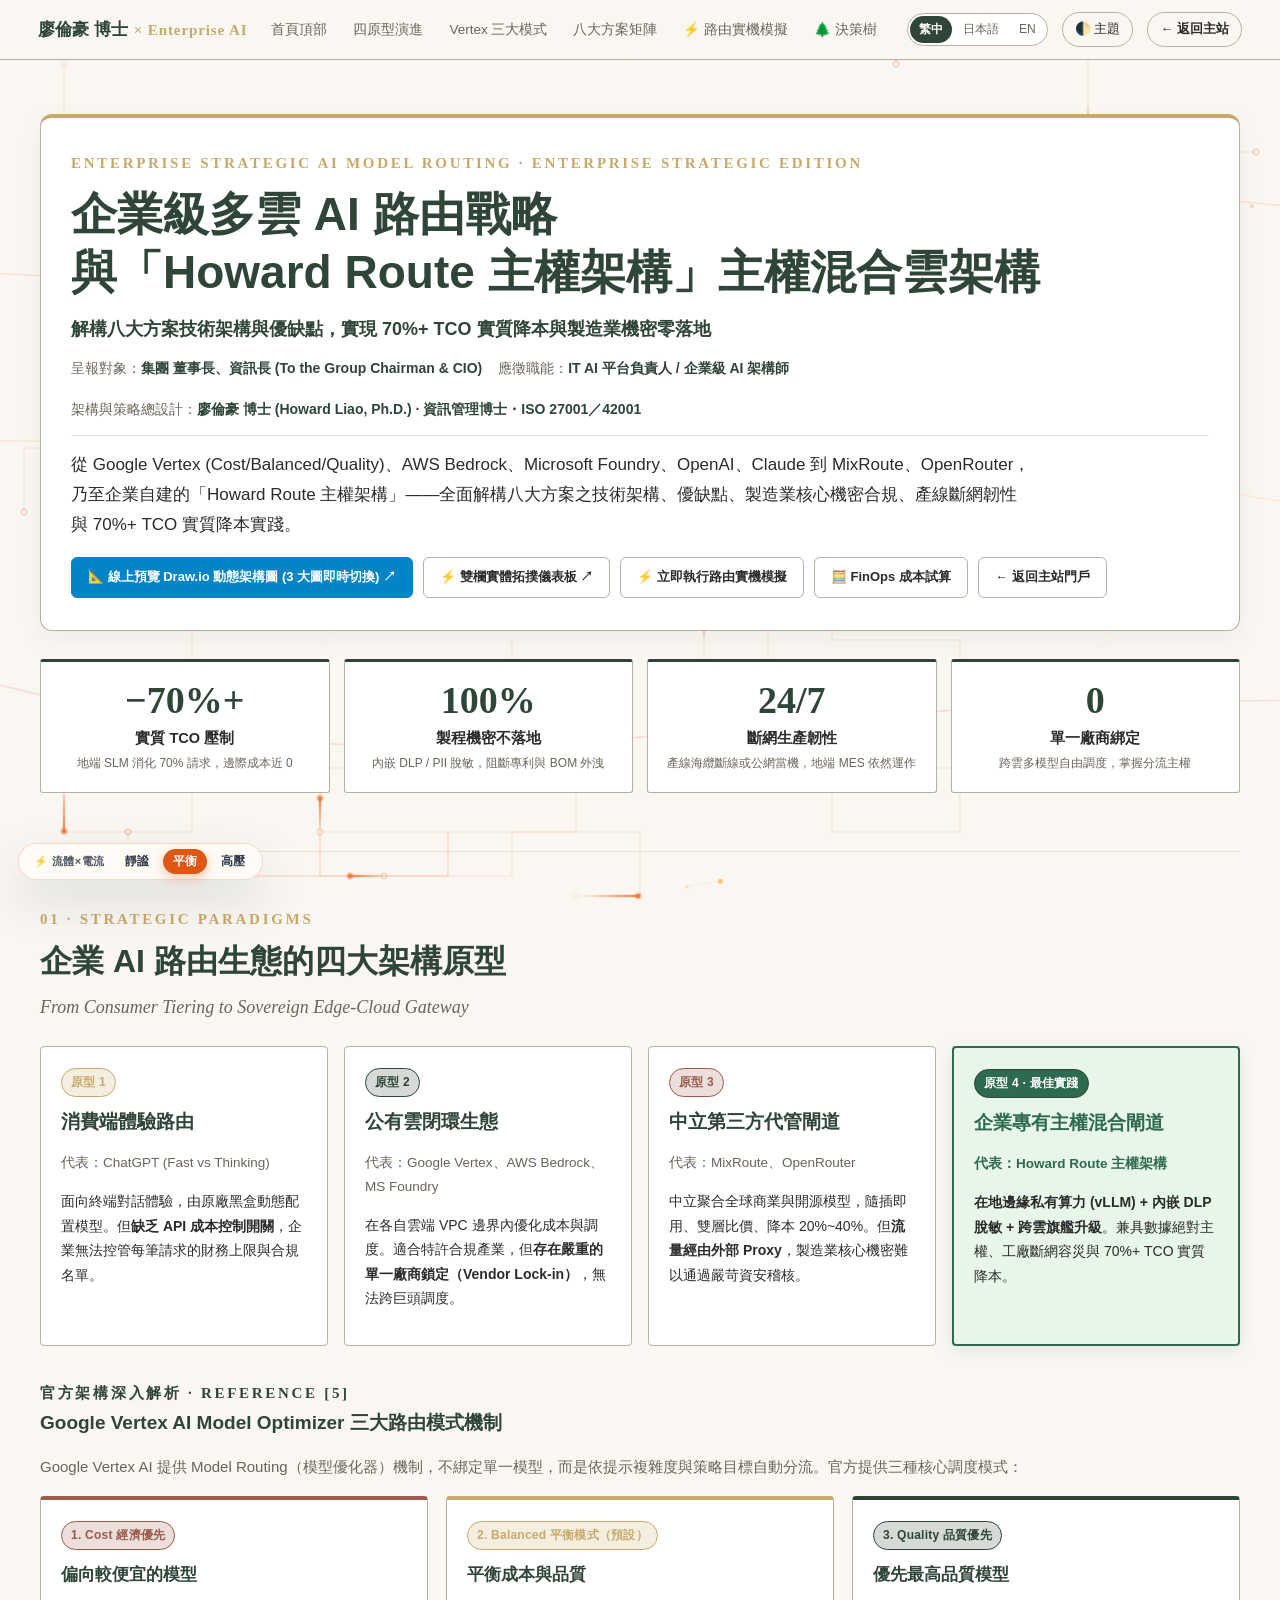
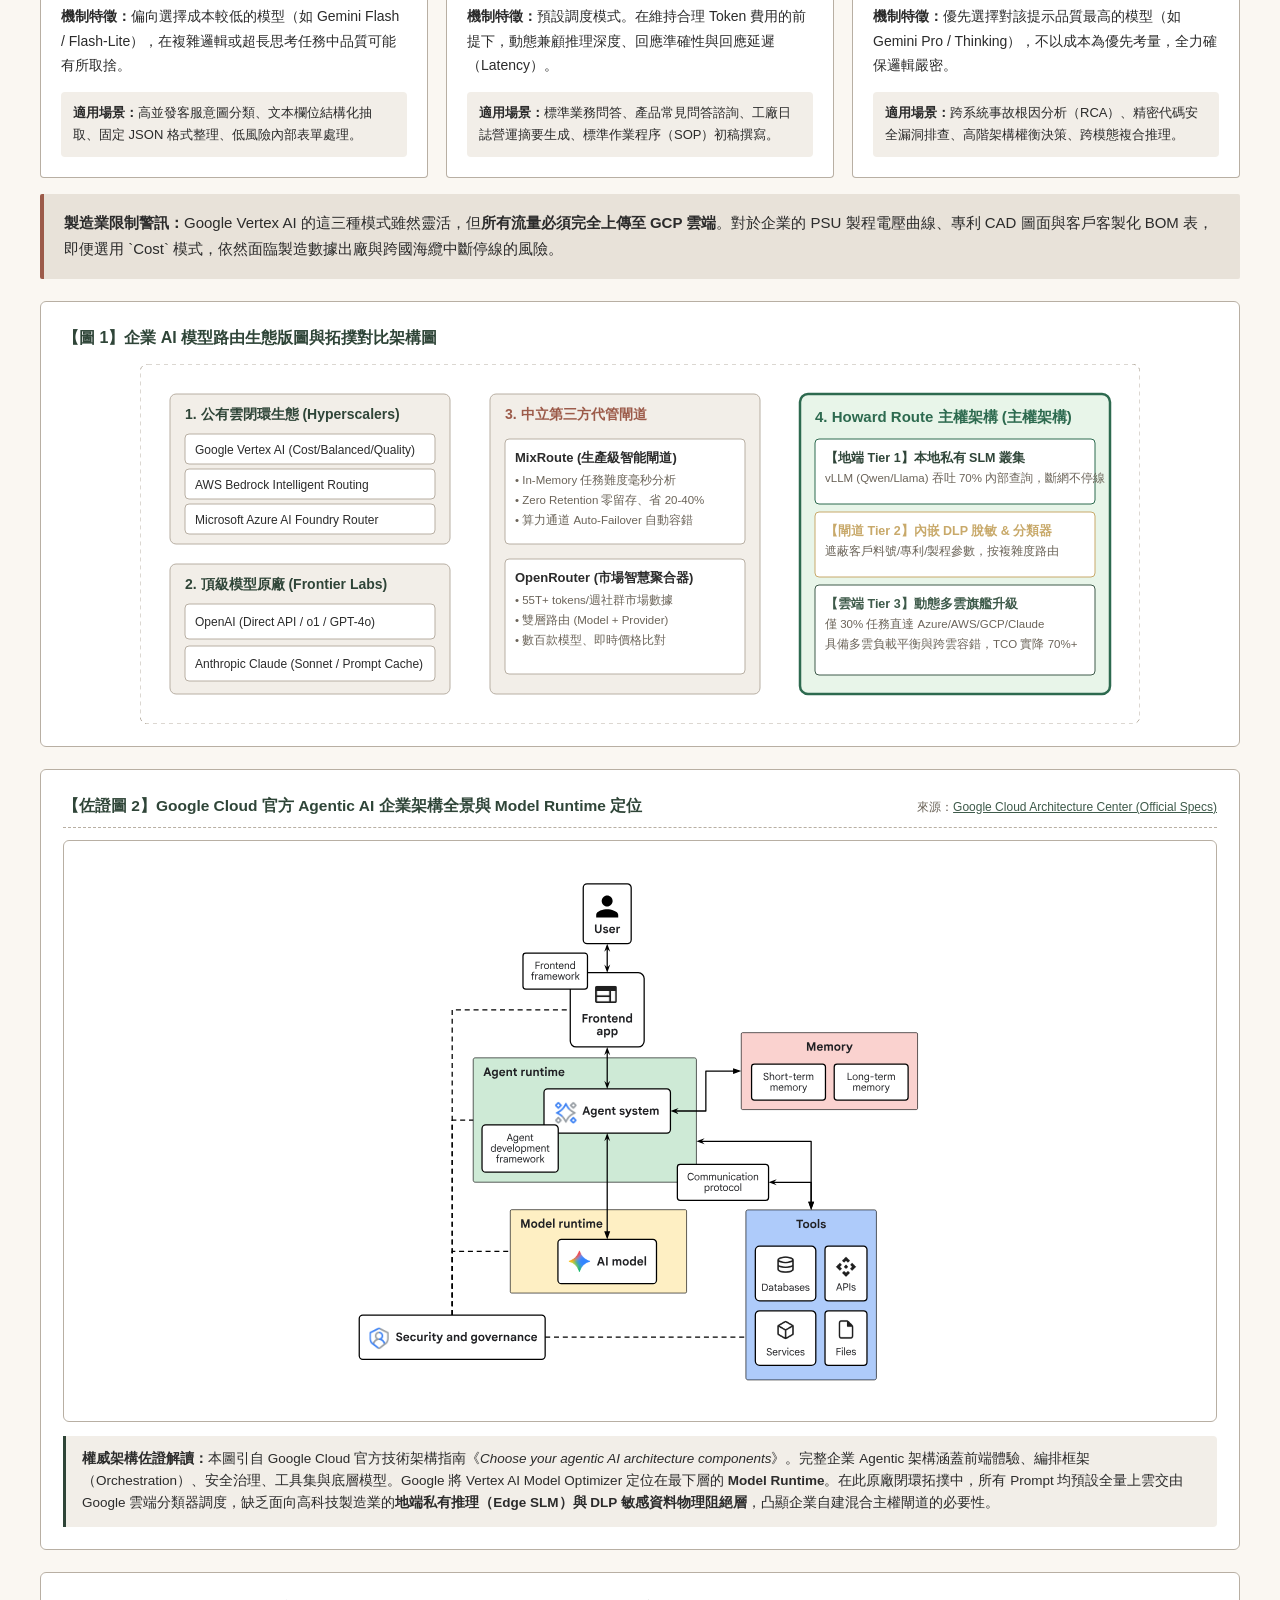
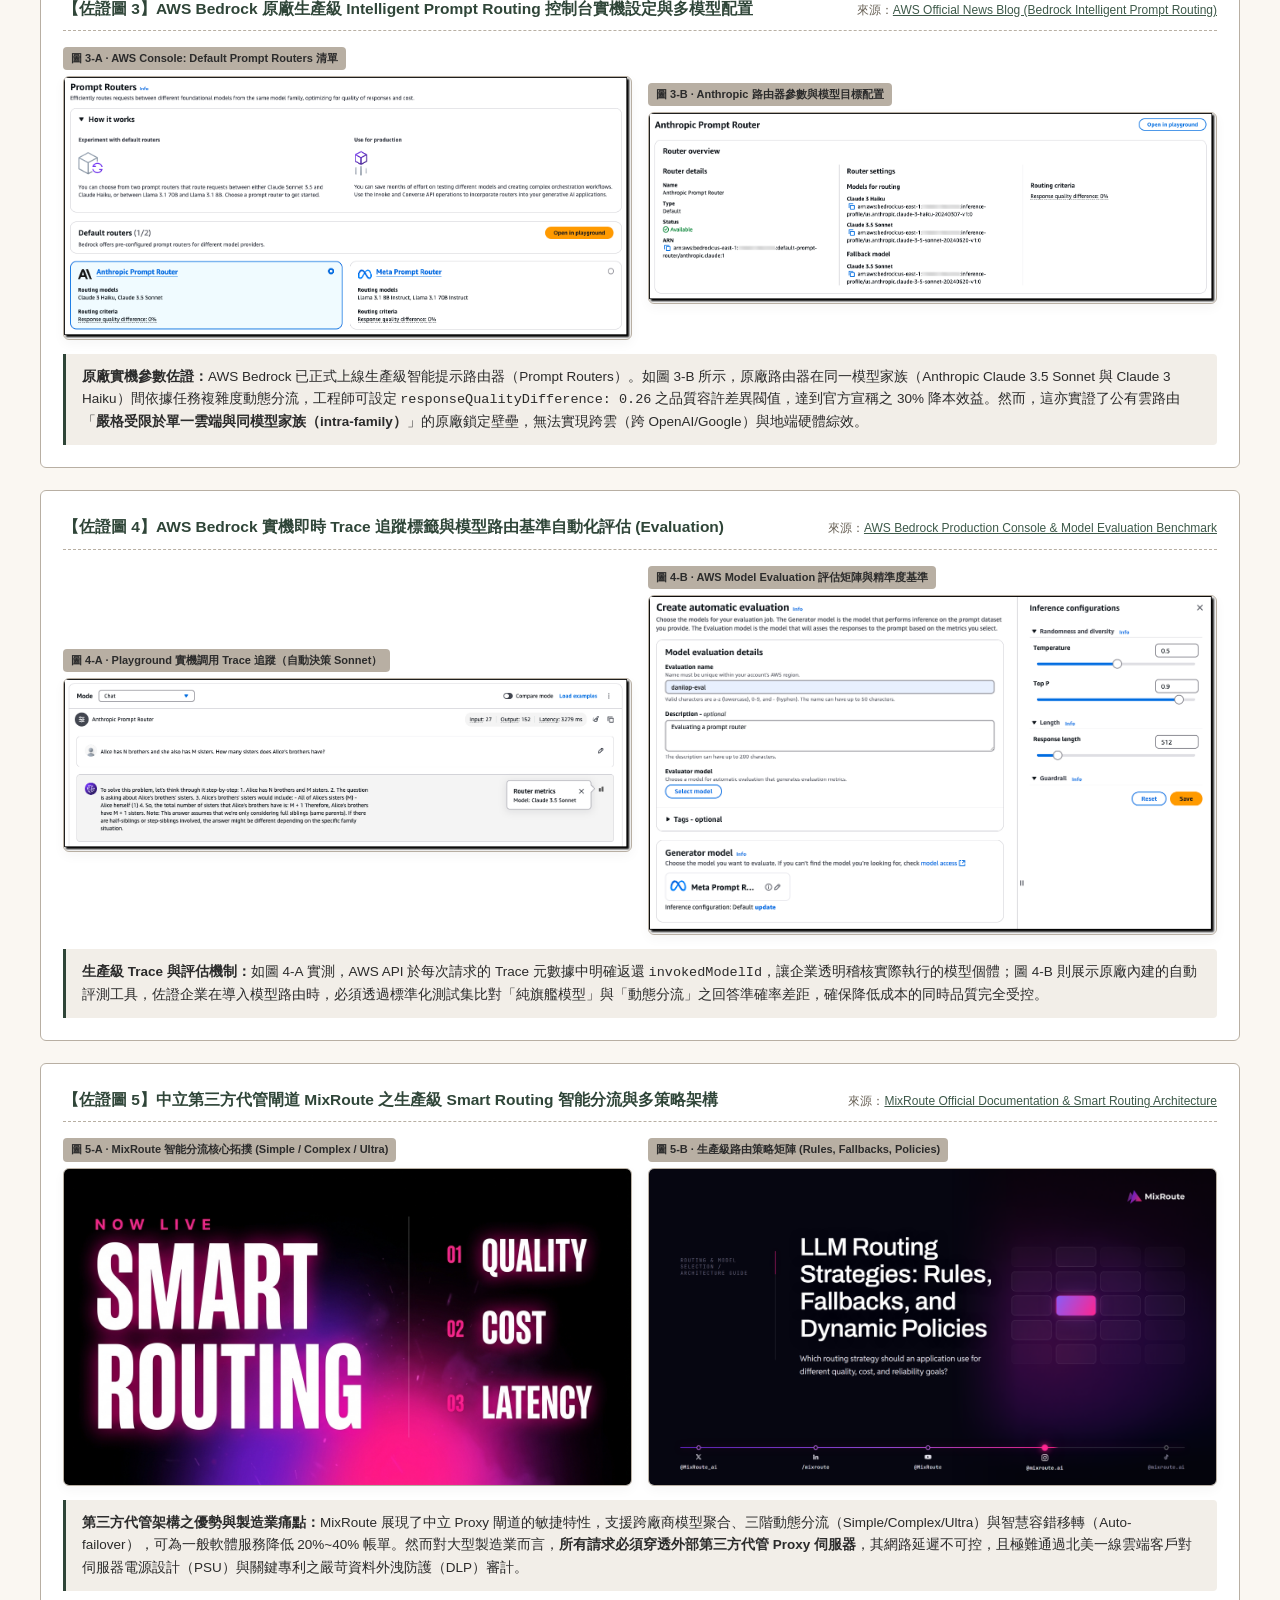
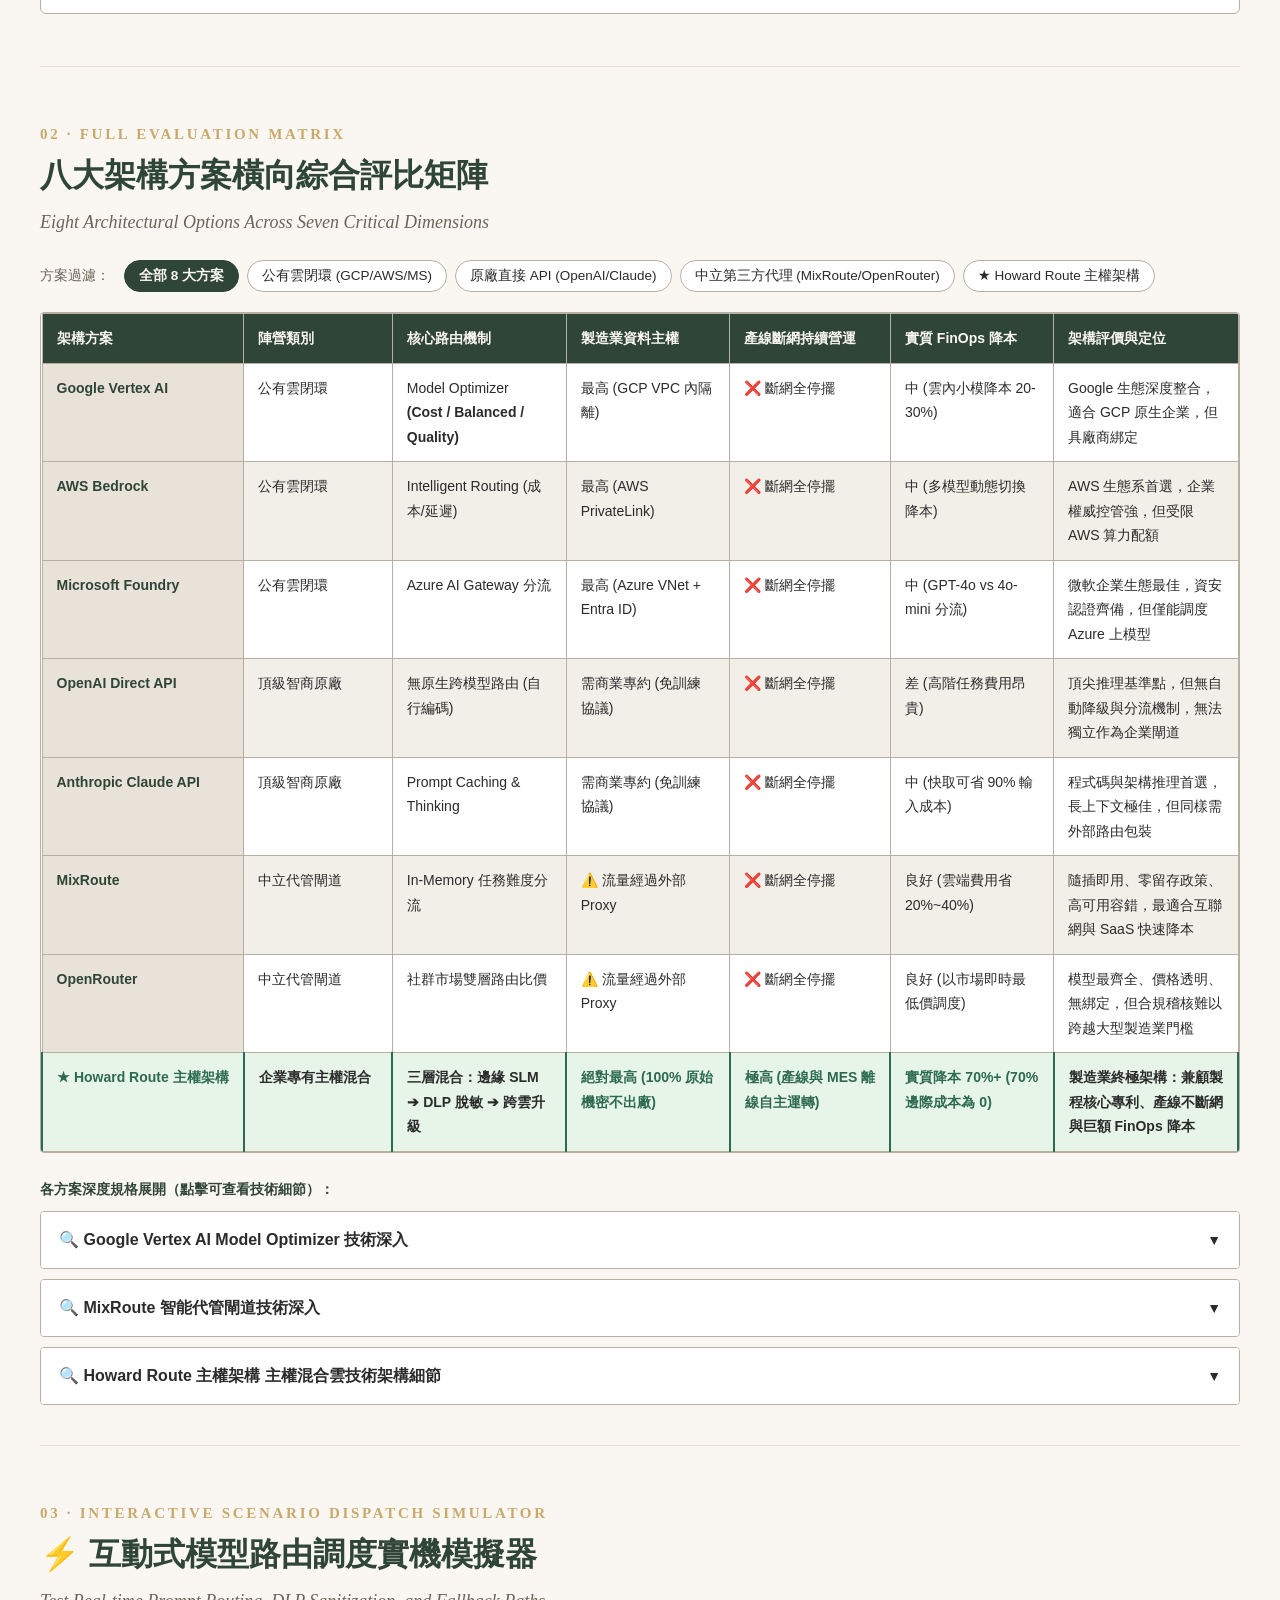
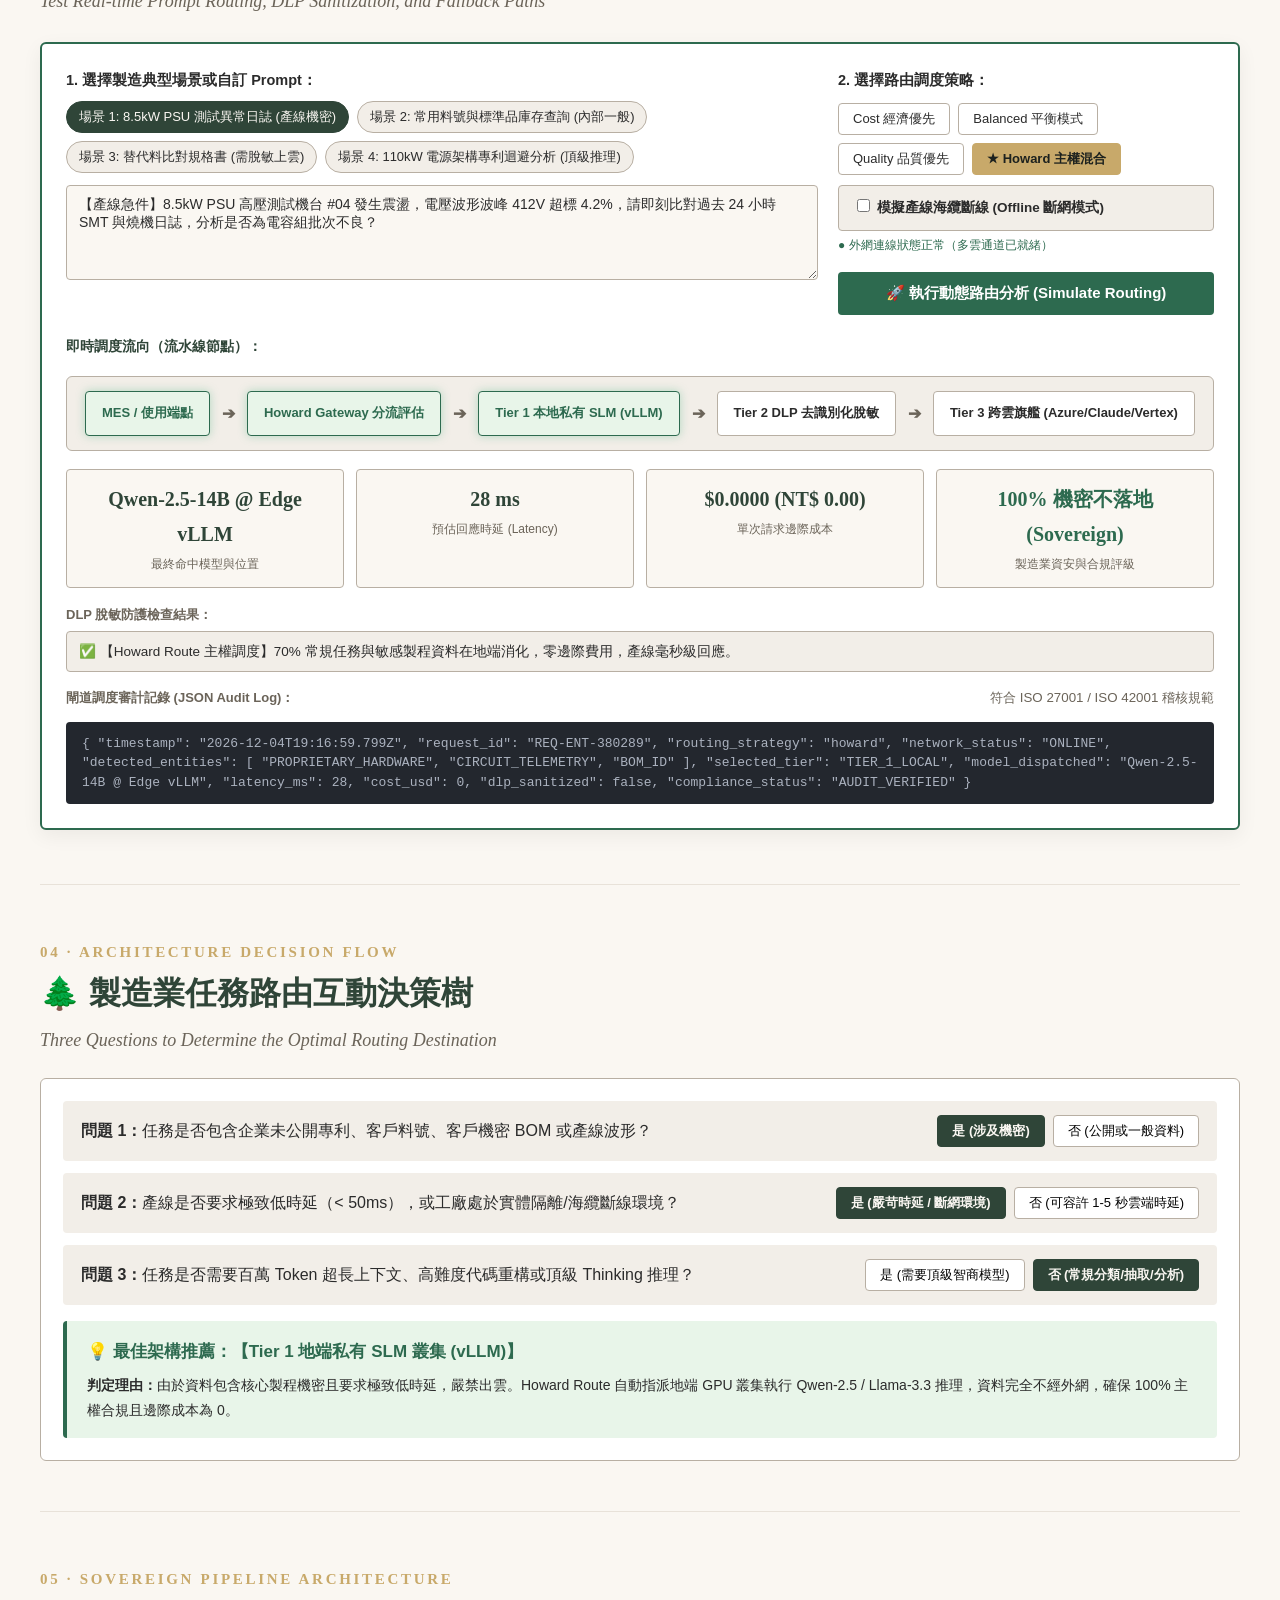
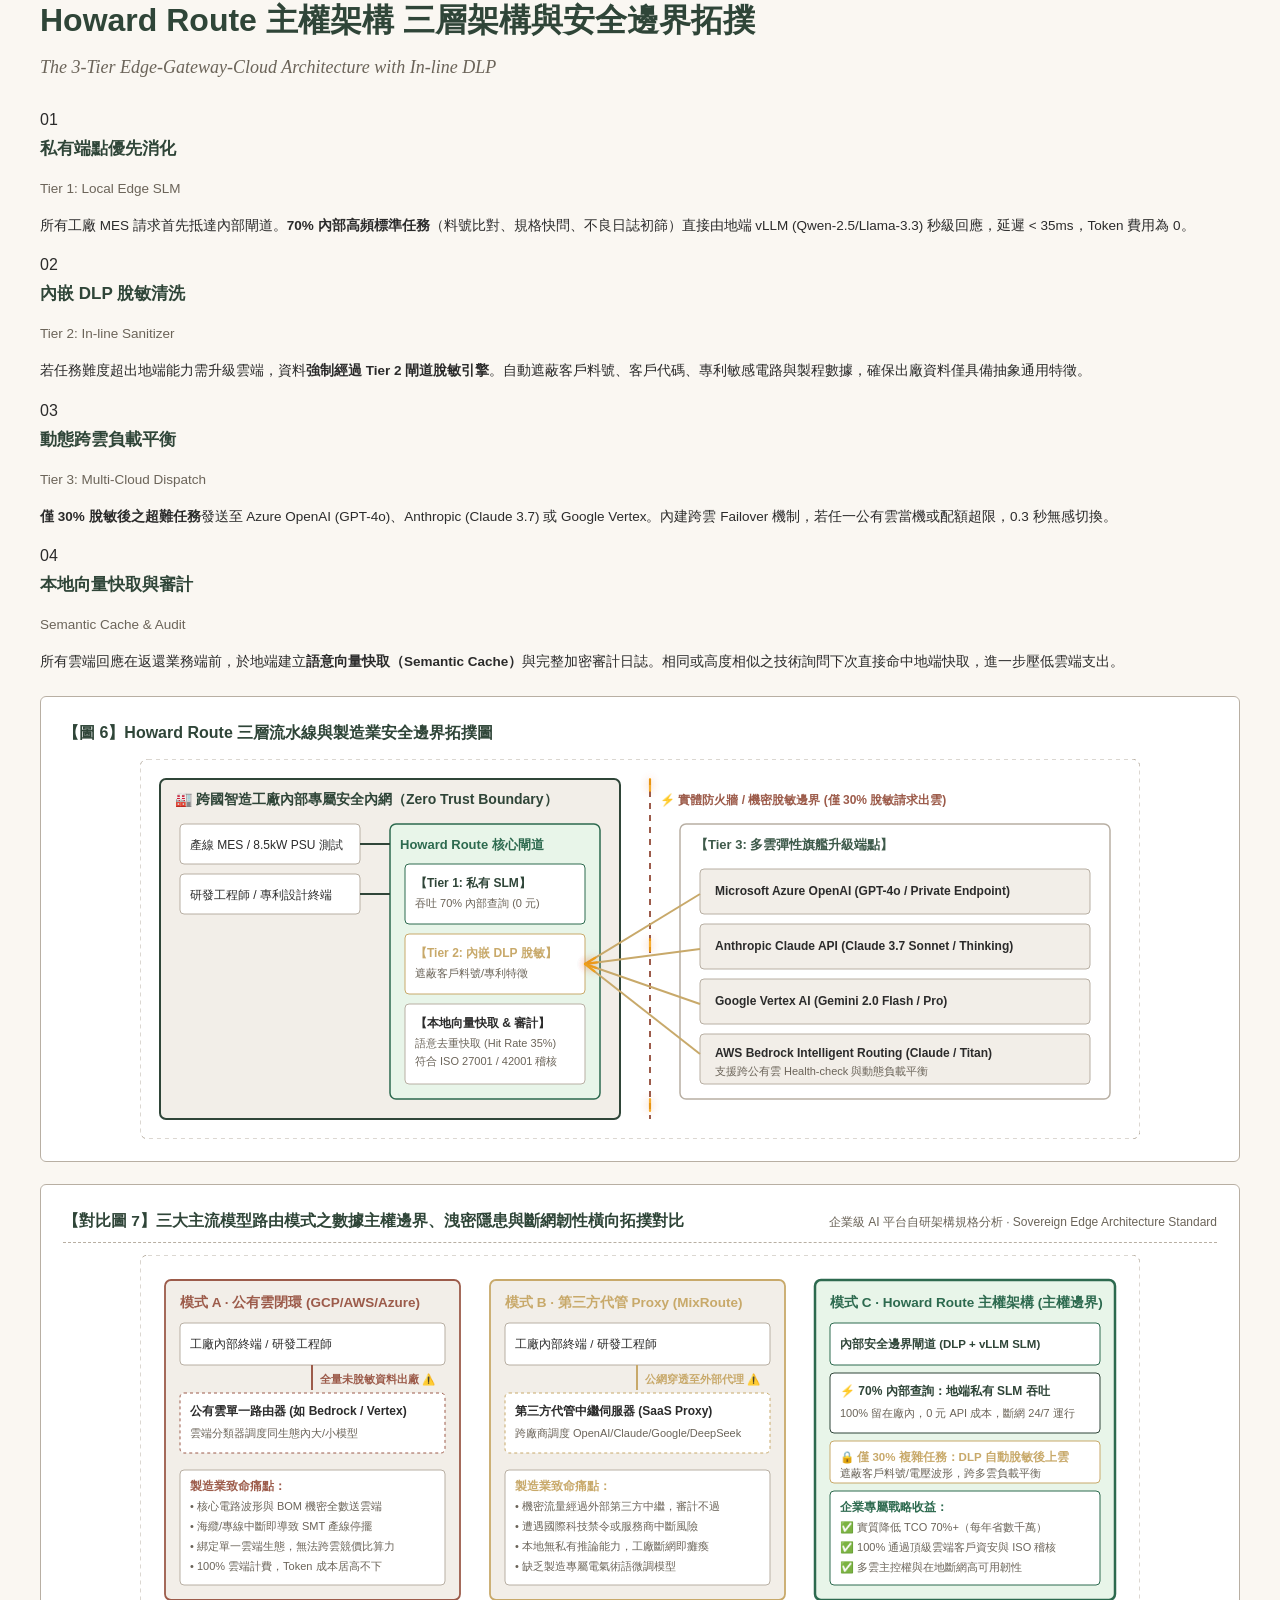
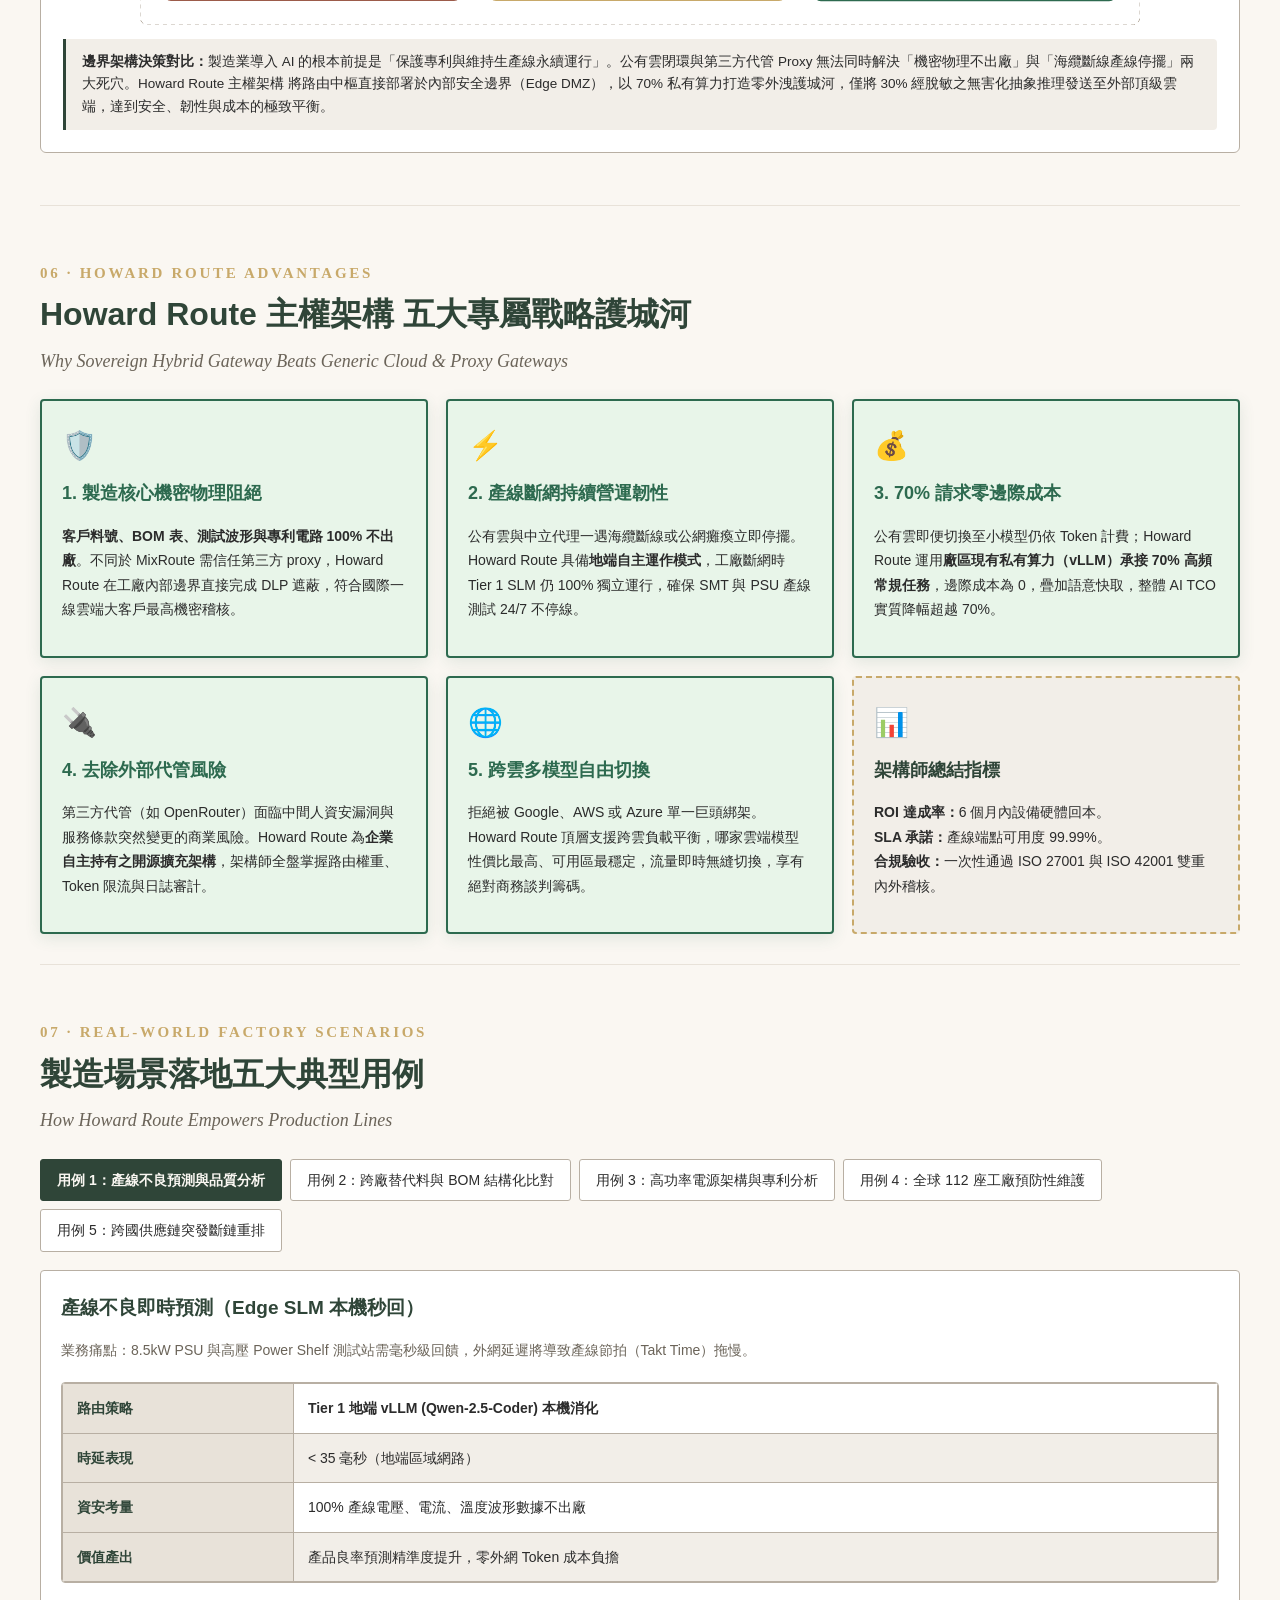
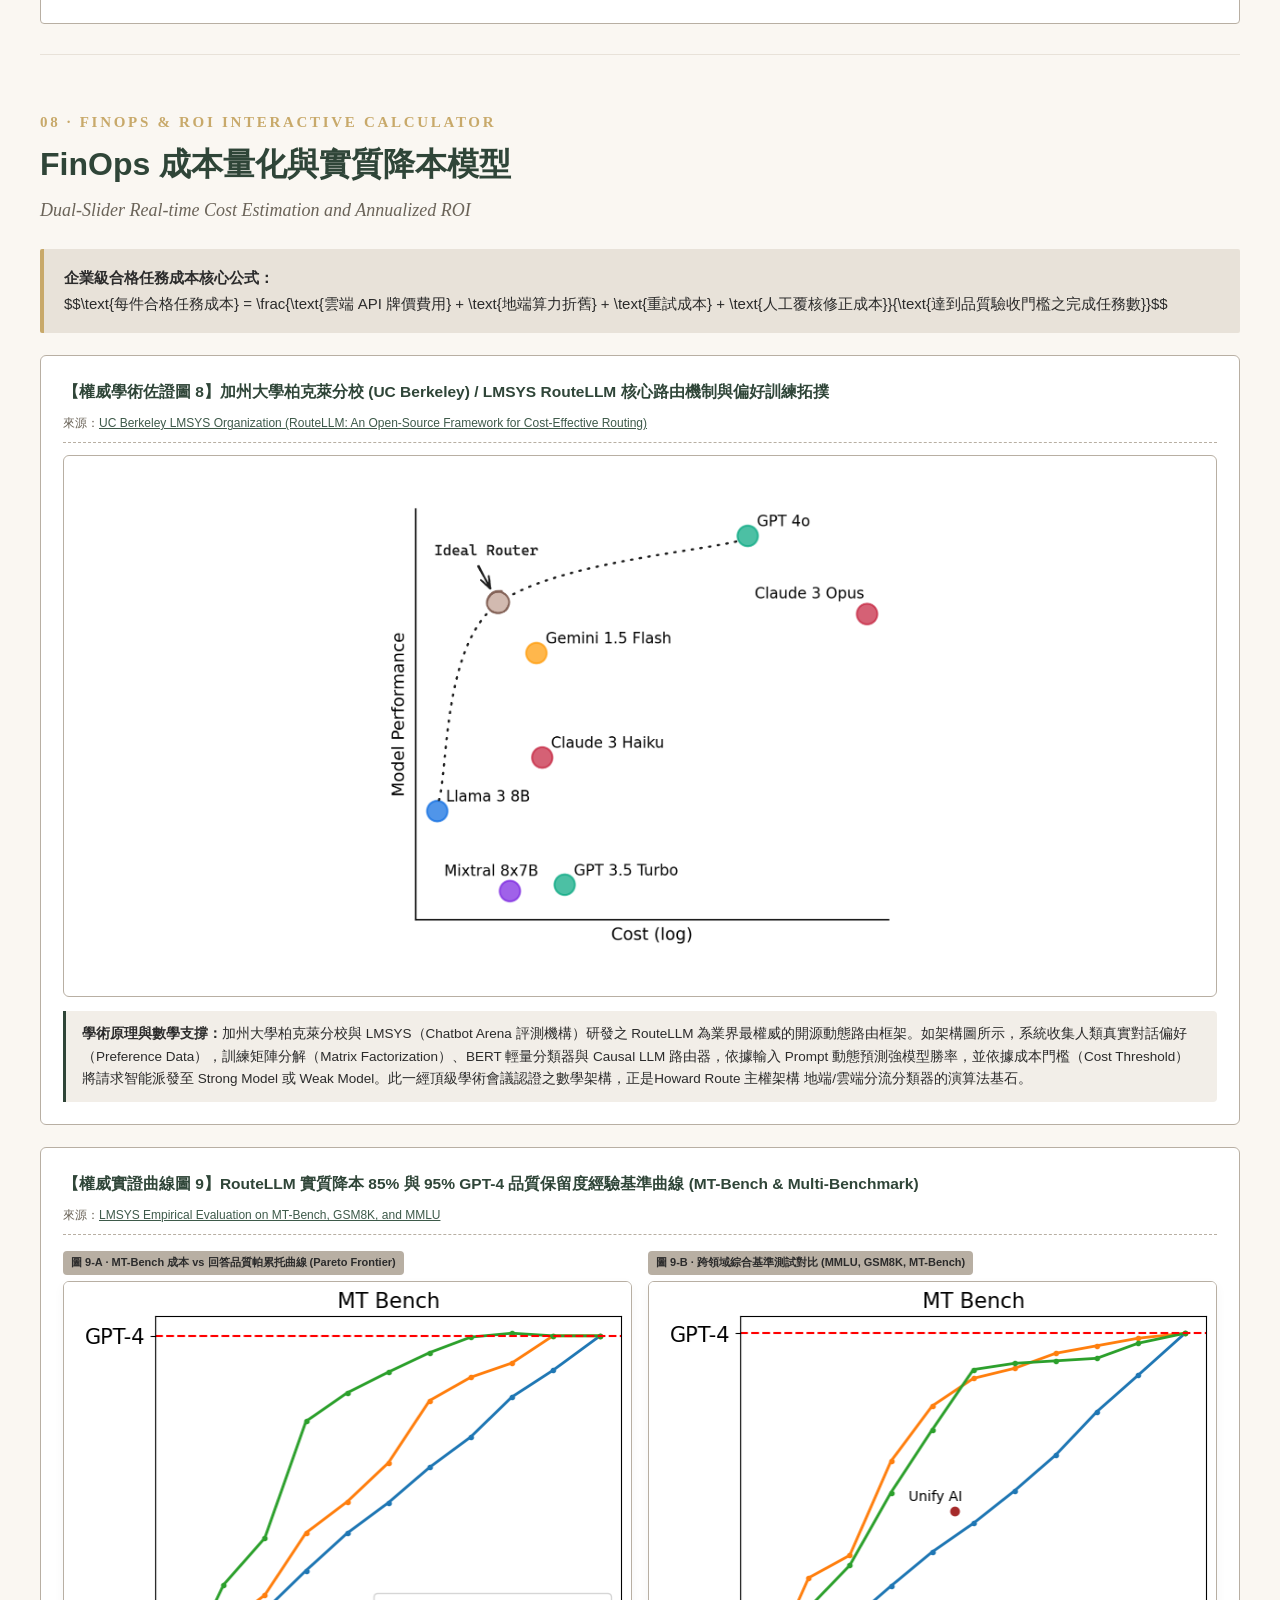
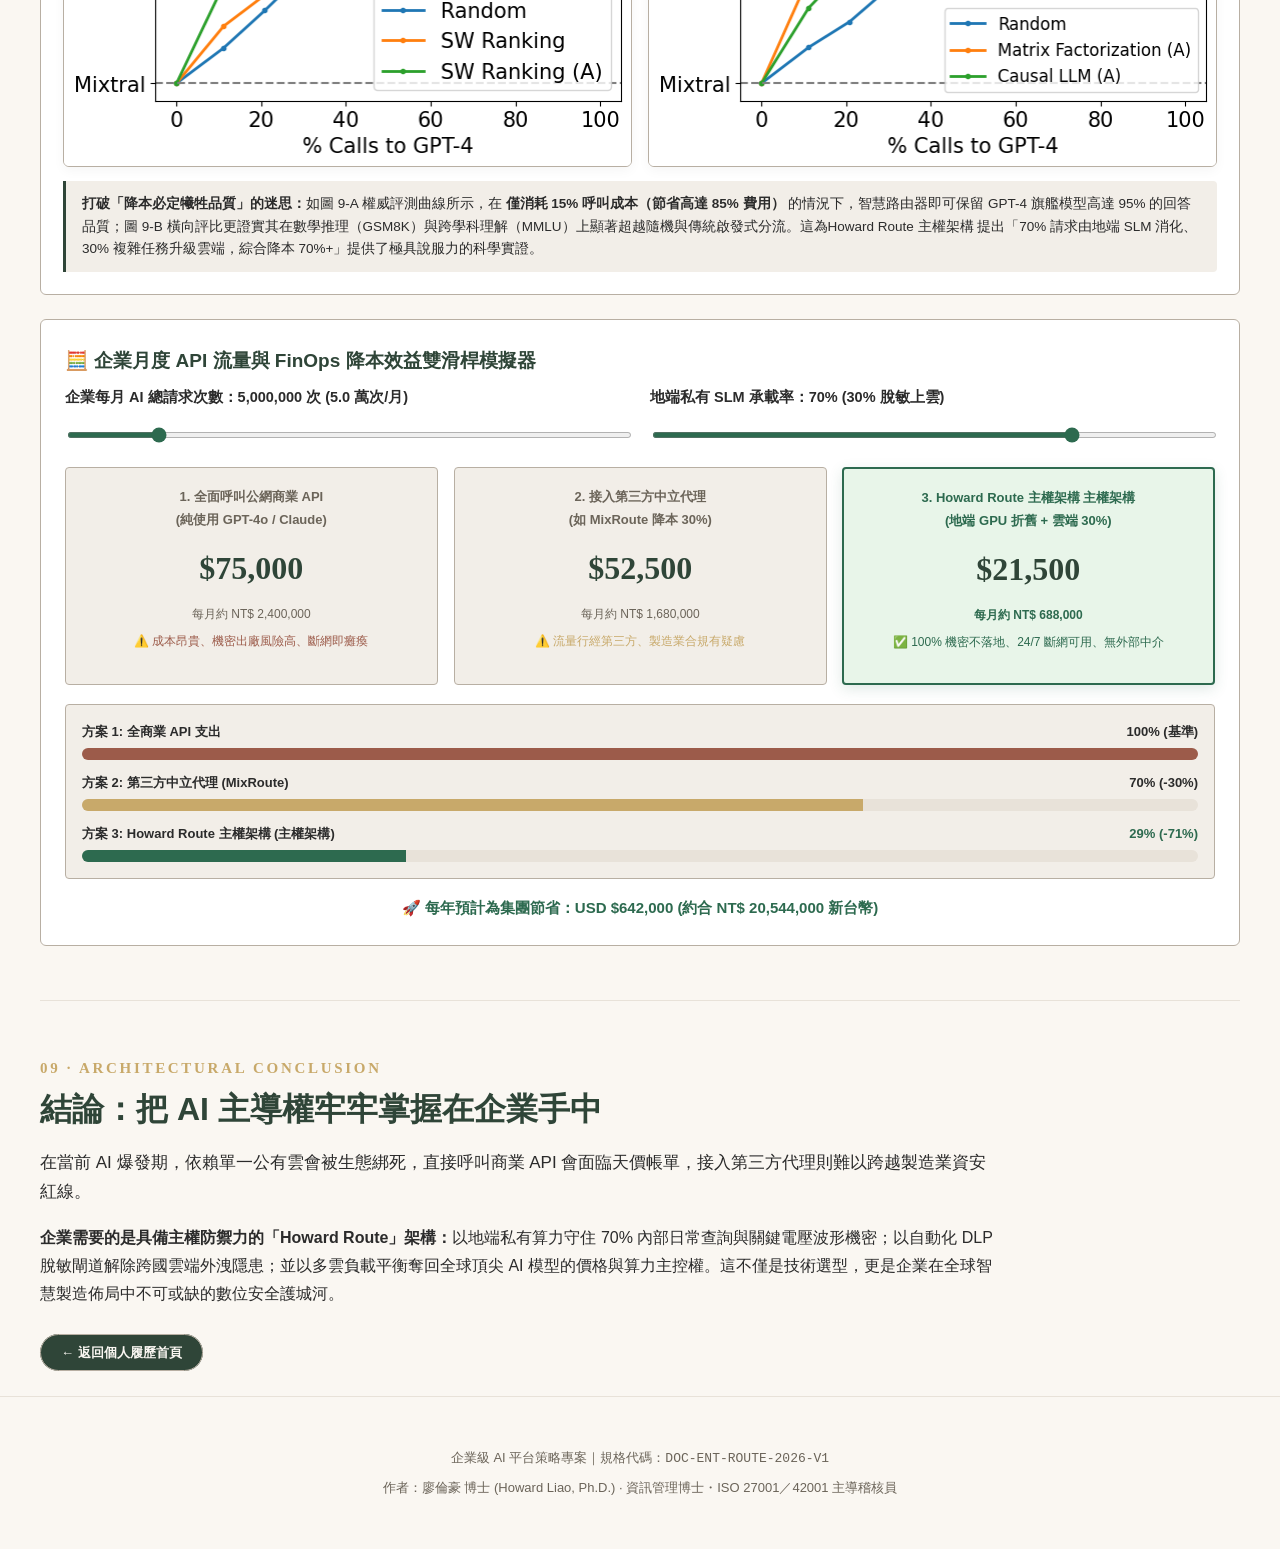
<file: route.html>
<!doctype html>
<html lang="zh-Hant">
<head>
<meta charset="utf-8">
<meta name="viewport" content="width=device-width, initial-scale=1">
<meta name="robots" content="noindex, nofollow">
<title>企業級 AI 路由戰略與Howard Route 主權架構 主權混合雲架構｜廖倫豪 博士 × Enterprise AI</title>
<meta name="description" content="深度比較 Google Vertex (Cost/Balanced/Quality)、AWS Bedrock、Microsoft Foundry、OpenAI、Claude、MixRoute、OpenRouter 與Howard Route 主權架構 八大方案之架構優缺點、製造業主權與 FinOps 實質降本。">
<link rel="icon" href="assets/icon-192.png">
<meta name="theme-color" content="#2F4538">
<style>
:root{
  --bg:#FAF7F2;
  --alt:#F2EEE8;
  --label:#E8E2D9;
  --line:#B8AFA3;
  --ink:#2B2B2B;
  --mute:#6B6459;
  --green:#2F4538;
  --green2:#3E5A4A;
  --gold:#C8A96A;
  --brick:#9C5B4A;
  --white:#FFFFFF;
  --card:#FFFFFF;
  --howard:#1b4332;
  --howard-border:#2d6a4f;
  --howard-bg:#e8f5e9;
  --howard-gold:#d4af37;
  --accent:#1b4332;
  --code-bg:#23272e;
  --code-fg:#abb2bf;
}
@media (prefers-color-scheme:dark){
  :root:not([data-theme="light"]){
    --bg:#1C211E;
    --alt:#232A26;
    --label:#2C342F;
    --line:#4A524C;
    --ink:#ECE7DF;
    --mute:#B3AC9F;
    --green:#A9C2B1;
    --green2:#8FAE9A;
    --gold:#D4B87C;
    --brick:#D08E7C;
    --card:#242B27;
    --howard:#2d6a4f;
    --howard-border:#52b788;
    --howard-bg:#1e3328;
    --howard-gold:#e9c46a;
    --accent:#52b788;
    --code-bg:#141716;
    --code-fg:#d0d7de;
  }
}
:root[data-theme="dark"]{
  --bg:#1C211E;
  --alt:#232A26;
  --label:#2C342F;
  --line:#4A524C;
  --ink:#ECE7DF;
  --mute:#B3AC9F;
  --green:#A9C2B1;
  --green2:#8FAE9A;
  --gold:#D4B87C;
  --brick:#D08E7C;
  --card:#242B27;
  --howard:#2d6a4f;
  --howard-border:#52b788;
  --howard-bg:#1e3328;
  --howard-gold:#e9c46a;
  --accent:#52b788;
  --code-bg:#141716;
  --code-fg:#d0d7de;
}
*{box-sizing:border-box}
html{scroll-behavior:smooth}
body{
  margin:0;
  background:var(--bg);
  color:var(--ink);
  font-family:"Noto Sans TC","Microsoft JhengHei","PingFang TC",sans-serif;
  line-height:1.75;
  font-size:16px;
}
.serif{font-family:"Cormorant Garamond",Georgia,serif}
a{color:var(--green);text-decoration:none}
a:hover{text-decoration:underline}

/* Header & Nav */
header.nav{
  position:sticky;
  top:0;
  z-index:100;
  background:color-mix(in srgb,var(--bg) 94%,transparent);
  backdrop-filter:blur(10px);
  border-bottom:1px solid var(--line);
}
.nav .in{
  max-width:1240px;
  margin:auto;
  display:flex;
  align-items:center;
  gap:14px;
  padding:12px 18px;
}
.brand{font-weight:700;color:var(--green);font-size:17px;white-space:nowrap}
.brand small{color:var(--gold);font-family:"Cormorant Garamond",serif;font-size:15px;margin-left:6px;letter-spacing:.06em}
.links{
  display:flex;
  gap:6px;
  overflow-x:auto;
  flex:1;
  min-width:0;
  scrollbar-width:none;
}
.links::-webkit-scrollbar{display:none}
.links a{
  white-space:nowrap;
  color:var(--mute);
  font-size:13.5px;
  padding:5px 10px;
  border-radius:999px;
  transition:all .2s ease;
}
.links a.on,.links a:hover{
  background:var(--label);
  color:var(--green);
  text-decoration:none;
}
.tbtn{
  border:1px solid var(--line);
  background:transparent;
  color:var(--ink);
  border-radius:999px;
  padding:5px 12px;
  cursor:pointer;
  font:inherit;
  font-size:13px;
  white-space:nowrap;
}

/* Language Switcher matching index.html */
.langs{display:flex;gap:2px;border:1px solid var(--line);border-radius:999px;padding:2px;background:var(--card)}
.langs a{font-size:12px;text-decoration:none;color:var(--mute);padding:3px 9px;border-radius:999px;white-space:nowrap;transition:all .2s ease}
.langs a.on{background:var(--green);color:var(--bg);font-weight:600}
.langs a:hover:not(.on){background:var(--label);color:var(--green)}

/* Milan Warm Amber Header Card matching architecture & index */
.header-card{
  background:var(--card);
  border:1px solid var(--line);
  border-top:4px solid var(--gold);
  border-radius:12px;
  padding:32px 30px;
  margin-bottom:24px;
  box-shadow:0 8px 24px rgba(43,43,43,0.05);
}
.meta-bar{
  display:flex;
  flex-wrap:wrap;
  gap:16px;
  font-size:14px;
  color:var(--mute);
  padding-bottom:14px;
  margin-bottom:14px;
  border-bottom:1px solid var(--label);
}
.meta-bar b{color:var(--green);font-weight:700}
.download-bar{
  display:flex;
  gap:10px;
  flex-wrap:wrap;
  margin-top:18px;
}
.btn-action{
  display:inline-flex;
  align-items:center;
  gap:6px;
  background:var(--green);
  color:var(--bg);
  padding:8px 16px;
  border-radius:6px;
  text-decoration:none;
  font-size:13px;
  font-weight:700;
  border:1px solid var(--green);
  transition:all .2s ease;
}
.btn-action:hover{
  background:var(--green2);
  color:var(--white);
  text-decoration:none;
}
.btn-outline{
  display:inline-flex;
  align-items:center;
  gap:6px;
  background:var(--card);
  color:var(--ink);
  padding:8px 16px;
  border-radius:6px;
  text-decoration:none;
  font-size:13px;
  font-weight:600;
  border:1px solid var(--line);
  transition:all .2s ease;
}
.btn-outline:hover{
  border-color:var(--gold);
  color:var(--green);
  text-decoration:none;
}

/* Layout & Typography */
main{max-width:1240px;margin:auto;padding:0 20px}
section{padding:54px 0 30px;border-bottom:1px solid var(--label)}
.eyebrow{
  font-family:"Cormorant Garamond",serif;
  color:var(--gold);
  letter-spacing:.18em;
  font-size:15px;
  text-transform:uppercase;
  font-weight:600;
}
h1{font-size:clamp(28px,4.2vw,46px);line-height:1.25;color:var(--green);margin:10px 0 16px}
h2{font-size:clamp(22px,2.8vw,32px);color:var(--green);margin:8px 0 10px;line-height:1.3}
h2+.sub{font-family:"Cormorant Garamond",serif;font-style:italic;color:var(--mute);font-size:18px;margin:0 0 22px}
h3{color:var(--green);margin:0 0 8px;font-size:19px}
p.lead{font-size:17px;max-width:960px;color:var(--ink);line-height:1.75}

/* Bento KPIs */
.kpis{display:grid;grid-template-columns:repeat(4,1fr);gap:14px;margin:28px 0}
.kpi{
  background:var(--card);
  border:1px solid var(--line);
  border-top:3px solid var(--gold);
  padding:18px 14px;
  text-align:center;
  border-radius:3px;
}
.kpi.hero-kpi{border-top-color:var(--green)}
.kpi .v{font-family:"Cormorant Garamond",serif;font-size:38px;font-weight:700;color:var(--green);line-height:1.1}
.kpi .l{font-weight:700;font-size:14.5px;margin-top:4px}
.kpi .s{font-size:12px;color:var(--mute);margin-top:2px}

/* Cards & Grid */
.grid2{display:grid;grid-template-columns:1fr 1fr;gap:20px}
.grid3{display:grid;grid-template-columns:repeat(3,1fr);gap:18px}
.grid4{display:grid;grid-template-columns:repeat(4,1fr);gap:16px}
.card{background:var(--card);border:1px solid var(--line);padding:20px;border-radius:4px}
.card.highlight{border:2px solid var(--gold);background:color-mix(in srgb,var(--card) 95%,var(--gold))}
.card.howard-special{
  border:2px solid var(--howard-border);
  background:var(--howard-bg);
  position:relative;
  box-shadow:0 4px 16px rgba(45, 106, 79, 0.12);
}
.card.howard-special h3{color:var(--howard-border)}
.badge{
  display:inline-block;
  padding:3px 9px;
  border-radius:999px;
  font-size:12px;
  font-weight:600;
  letter-spacing:.02em;
}
.badge.gold{background:color-mix(in srgb,var(--gold) 20%,transparent);color:var(--gold);border:1px solid var(--gold)}
.badge.green{background:color-mix(in srgb,var(--green) 20%,transparent);color:var(--green);border:1px solid var(--green)}
.badge.brick{background:color-mix(in srgb,var(--brick) 20%,transparent);color:var(--brick);border:1px solid var(--brick)}

/* Callout Note */
.note{background:var(--label);border-left:4px solid var(--gold);padding:16px 20px;margin:20px 0;font-size:15px;border-radius:2px}
.note.warn{border-left-color:var(--brick)}
.note.howard{border-left-color:var(--howard-border);background:var(--howard-bg)}

/* Responsive Table */
.tw{overflow-x:auto;margin:20px 0;border:1px solid var(--line);border-radius:4px}
table{width:100%;border-collapse:collapse;font-size:14px;background:var(--card);min-width:1120px}
th{background:var(--green);color:var(--bg);text-align:left;font-weight:600;padding:12px 14px;border:1px solid var(--line)}
:root[data-theme="dark"] th{color:#1C211E}
td{border:1px solid var(--line);padding:12px 14px;vertical-align:top}
tr:nth-child(even) td{background:var(--alt)}
td.lb{background:var(--label)!important;font-weight:700;color:var(--green);white-space:nowrap}
td.hw{background:color-mix(in srgb,var(--howard-bg) 80%,transparent)!important;font-weight:600;border-left:2px solid var(--howard-border);border-right:2px solid var(--howard-border)}
th.hw{background:var(--howard-border);color:#fff}

/* Interactive Tabs */
.tabs{display:flex;flex-wrap:wrap;gap:8px;margin:18px 0}
.tab{
  border:1px solid var(--line);
  background:var(--card);
  color:var(--ink);
  padding:8px 16px;
  cursor:pointer;
  font:inherit;
  font-size:14px;
  border-radius:3px;
  transition:all .2s ease;
}
.tab.on,.tab:hover{background:var(--green);color:var(--bg);border-color:var(--green)}
.tab.on{font-weight:600}
.panel{display:none}
.panel.on{display:block}

/* Diagram Container */
.diag-container{
  background:var(--card);
  border:1px solid var(--line);
  padding:22px;
  margin:22px 0;
  border-radius:6px;
  overflow-x:auto;
}

/* Enhanced Diagram & Image Container */
.diag-container img {
  display: block;
  margin: 14px auto;
  max-width: 100%;
  height: auto;
  border-radius: 6px;
  border: 1px solid var(--line);
  background: #ffffff;
  box-shadow: 0 4px 12px rgba(0,0,0,0.04);
}
.diag-header {
  display: flex;
  justify-content: space-between;
  align-items: baseline;
  flex-wrap: wrap;
  gap: 8px;
  margin-bottom: 12px;
  border-bottom: 1px dashed var(--line);
  padding-bottom: 8px;
}
.diag-title {
  font-weight: 700;
  color: var(--green);
  font-size: 15.5px;
}
.diag-source {
  font-size: 12px;
  color: var(--mute);
}
.diag-source a {
  color: var(--green2);
  text-decoration: underline;
}
.diag-caption {
  margin-top: 14px;
  padding: 12px 16px;
  background: var(--alt);
  border-left: 3.5px solid var(--green);
  font-size: 13.5px;
  color: var(--ink);
  line-height: 1.65;
  border-radius: 0 4px 4px 0;
}
.img-grid-2 {
  display: grid;
  grid-template-columns: 1fr 1fr;
  gap: 16px;
  margin: 12px 0;
  align-items: center;
}
.img-grid-2 img {
  width: 100%;
  height: auto;
  margin: 0 auto;
}
.img-badge {
  display: inline-block;
  padding: 2px 8px;
  font-size: 11px;
  font-weight: 600;
  border-radius: 4px;
  background: var(--line);
  color: var(--ink);
  margin-bottom: 6px;
}
@media (max-width: 860px) {
  .img-grid-2 {
    grid-template-columns: 1fr;
  }
}

.diag-container svg{
  display:block;
  margin:auto;
  max-width:100%;
  height:auto;
}

/* Simulator Styles */
.sim-box{
  background:var(--card);
  border:2px solid var(--howard-border);
  border-radius:6px;
  padding:24px;
  margin:24px 0;
  box-shadow:0 6px 20px rgba(0,0,0,0.06);
}
.sim-controls{display:grid;grid-template-columns:2fr 1fr;gap:20px;margin-bottom:20px}
.sim-presets{display:flex;flex-wrap:wrap;gap:8px;margin-bottom:12px}
.preset-btn{
  background:var(--alt);
  border:1px solid var(--line);
  color:var(--ink);
  padding:6px 12px;
  font-size:13px;
  border-radius:999px;
  cursor:pointer;
  transition:all .2s;
}
.preset-btn:hover,.preset-btn.active{background:var(--green);color:var(--bg);border-color:var(--green)}
.sim-textarea{
  width:100%;
  min-height:95px;
  background:var(--bg);
  border:1px solid var(--line);
  border-radius:4px;
  padding:10px 12px;
  font-family:inherit;
  font-size:14px;
  color:var(--ink);
  resize:vertical;
}
.mode-selectors{display:flex;gap:8px;margin-top:10px;flex-wrap:wrap}
.mode-btn{
  padding:6px 14px;
  font-size:13px;
  border:1px solid var(--line);
  background:var(--card);
  color:var(--ink);
  border-radius:4px;
  cursor:pointer;
  transition:all .2s;
}
.mode-btn.active{background:var(--gold);color:#1c211e;font-weight:700;border-color:var(--gold)}
.net-toggle{
  display:flex;
  align-items:center;
  gap:10px;
  background:var(--alt);
  padding:10px 14px;
  border-radius:4px;
  border:1px solid var(--line);
  margin-top:10px;
}
.sim-run-btn{
  width:100%;
  padding:12px;
  background:var(--howard-border);
  color:#fff;
  border:none;
  border-radius:4px;
  font-weight:700;
  font-size:15px;
  cursor:pointer;
  margin-top:16px;
  transition:background .2s;
}
.sim-run-btn:hover{background:var(--howard)}

/* Simulated Flow Output */
.sim-flow-chart{
  display:flex;
  align-items:center;
  justify-content:space-between;
  background:var(--alt);
  padding:14px 18px;
  border-radius:6px;
  margin:18px 0;
  border:1px solid var(--line);
  overflow-x:auto;
  gap:10px;
}
.sim-node{
  padding:10px 16px;
  border-radius:4px;
  font-size:13px;
  font-weight:600;
  background:var(--card);
  border:1px solid var(--line);
  white-space:nowrap;
  text-align:center;
}
.sim-node.active{
  border-color:var(--howard-border);
  background:var(--howard-bg);
  color:var(--howard-border);
  box-shadow:0 0 10px rgba(82, 183, 136, 0.4);
}
.sim-arrow{color:var(--mute);font-weight:700;font-size:16px}
.sim-details{display:grid;grid-template-columns:repeat(4,1fr);gap:12px;margin:16px 0}
.sim-stat{
  background:var(--bg);
  padding:12px;
  border-radius:4px;
  border:1px solid var(--line);
  text-align:center;
}
.sim-stat .val{font-size:20px;font-weight:700;color:var(--green);font-family:"Cormorant Garamond",serif}
.sim-stat .lbl{font-size:12px;color:var(--mute);margin-top:2px}

.sim-code-box{
  background:var(--code-bg);
  color:var(--code-fg);
  padding:12px 16px;
  border-radius:4px;
  font-family:ui-monospace,SFMono-Regular,Consolas,monospace;
  font-size:13px;
  overflow-x:auto;
  line-height:1.5;
  margin-top:12px;
}

/* Decision Tree Styles */
.tree-box{
  background:var(--card);
  border:1px solid var(--line);
  border-radius:6px;
  padding:22px;
  margin:20px 0;
}
.tree-q{
  background:var(--alt);
  padding:14px 18px;
  border-radius:4px;
  margin-bottom:12px;
  display:flex;
  align-items:center;
  justify-content:space-between;
  gap:10px;
}
.tree-btns{display:flex;gap:8px}
.tree-opt{
  padding:6px 14px;
  border:1px solid var(--line);
  background:var(--card);
  cursor:pointer;
  border-radius:4px;
  font-size:13px;
}
.tree-opt.selected{
  background:var(--green);
  color:var(--bg);
  font-weight:700;
  border-color:var(--green);
}
.tree-res{
  padding:16px 20px;
  border-radius:4px;
  border-left:4px solid var(--howard-border);
  background:var(--howard-bg);
  margin-top:16px;
}

/* FinOps Calculator */
.calc-box{background:var(--card);border:1px solid var(--line);padding:24px;border-radius:6px;margin:24px 0}
.calc-slider-row{display:grid;grid-template-columns:repeat(2,1fr);gap:20px;margin-bottom:20px}
.calc-input-group label{display:block;font-weight:600;margin-bottom:8px;font-size:14.5px}
.calc-input-group input[type=range]{width:100%;accent-color:var(--howard-border);height:6px;cursor:pointer}
.calc-results{display:grid;grid-template-columns:repeat(3,1fr);gap:16px;margin-top:20px}
.calc-card{background:var(--alt);border:1px solid var(--line);padding:18px;border-radius:4px;text-align:center}
.calc-card.hw{
  background:var(--howard-bg);
  border:2px solid var(--howard-border);
  box-shadow:0 4px 14px rgba(45,106,79,.15);
}
.calc-card .v{font-family:"Cormorant Garamond",serif;font-size:32px;font-weight:700;color:var(--green);margin:8px 0}
.calc-bar-wrap{margin-top:20px;background:var(--alt);padding:16px;border-radius:4px;border:1px solid var(--line)}
.calc-bar-item{margin-bottom:12px}
.calc-bar-item:last-child{margin-bottom:0}
.calc-bar-lbl{display:flex;justify-content:space-between;font-size:13px;margin-bottom:4px;font-weight:600}
.calc-bar-track{height:12px;background:var(--label);border-radius:999px;overflow:hidden}
.calc-bar-fill{height:100%;transition:width .4s ease}

/* Filter Buttons */
.filter-bar{display:flex;flex-wrap:wrap;gap:8px;margin:16px 0}
.filter-btn{
  background:var(--card);
  border:1px solid var(--line);
  color:var(--ink);
  padding:6px 14px;
  font-size:13.5px;
  border-radius:999px;
  cursor:pointer;
  transition:all .2s;
}
.filter-btn.active{background:var(--green);color:var(--bg);border-color:var(--green);font-weight:700}

/* Accordion for Vendor Deep-Dive */
.acc-item{
  background:var(--card);
  border:1px solid var(--line);
  border-radius:4px;
  margin-bottom:10px;
  overflow:hidden;
}
.acc-head{
  padding:14px 18px;
  display:flex;
  justify-content:space-between;
  align-items:center;
  cursor:pointer;
  background:var(--card);
  font-weight:700;
  transition:background .2s;
}
.acc-head:hover{background:var(--alt)}
.acc-head .arr{transition:transform .2s;font-size:14px}
.acc-item.open .acc-head .arr{transform:rotate(180deg)}
.acc-body{
  padding:16px 20px;
  background:var(--alt);
  border-top:1px solid var(--line);
  display:none;
  font-size:14px;
}
.acc-item.open .acc-body{display:block}

/* Responsive */
@media (max-width:900px){
  .kpis{grid-template-columns:repeat(2,1fr)}
  .grid2,.grid3,.grid4,.sim-controls,.calc-slider-row,.calc-results,.sim-details{grid-template-columns:1fr}
}
@media print{
  header.nav,.tbtn,.sim-run-btn,#theme,.mode-btn,.preset-btn,input[type=range]{display:none!important}
  body{background:#fff!important;color:#000!important}
  section{page-break-inside:avoid;border-bottom:1px solid #ccc}
}
</style>
  <link rel="stylesheet" href="assets/portfolio-fluid.css?v=2.1.0">
</head>
<body>

<header class="nav">
 <div class="in">
  <a href="route.html" class="brand" style="text-decoration:none">廖倫豪 博士<small>× Enterprise AI</small></a>
  <nav class="links">
   <a href="#hero">首頁頂部</a>
   <a href="#overview">四原型演進</a>
   <a href="#vertex-modes">Vertex 三大模式</a>
   <a href="#matrix">八大方案矩陣</a>
   <a href="#simulator">⚡ 路由實機模擬</a>
   <a href="#decision-tree">🌲 決策樹</a>
   <a href="#pipeline">主權架構拓撲</a>
   <a href="#cases">製造業用例</a>
   <a href="#finops">🧮 FinOps 試算</a>
  </nav>
  <div class="langs">
    <a href="route.html" class="on" hreflang="zh" title="繁體中文">繁中</a>
    <a href="route/ja.html" class="" hreflang="ja" title="日本語 (日文)">日本語</a>
    <a href="route/en.html" class="" hreflang="en" title="English (英文)">EN</a>
  </div>
  <button id="theme" class="tbtn" title="切換深淺模式">🌓 主題</button>
  <a class="tbtn" href="route.html" style="text-decoration:none;font-weight:600">← 返回主站</a>
 </div>
</header>

<main>

<!-- Hero Section -->
<section id="hero">
 <div class="header-card">
  <div class="eyebrow">Enterprise Strategic AI Model Routing · Enterprise Strategic Edition</div>
  <h1>企業級多雲 AI 路由戰略<br>與「Howard Route 主權架構」主權混合雲架構</h1>
  <div style="font-size:18px;font-weight:700;color:var(--green);margin:4px 0 14px;line-height:1.4;">解構八大方案技術架構與優缺點，實現 70%+ TCO 實質降本與製造業機密零落地</div>
  <div class="meta-bar">
    <span>呈報對象：<b>集團 董事長、資訊長 (To the Group Chairman &amp; CIO)</b></span>
    <span>應徵職能：<b>IT AI 平台負責人 / 企業級 AI 架構師</b></span>
    <span>架構與策略總設計：<b>廖倫豪 博士 (Howard Liao, Ph.D.) · 資訊管理博士・ISO 27001／42001</b></span>
  </div>
  <p class="lead" style="margin:0 0 16px;">
   從 Google Vertex (Cost/Balanced/Quality)、AWS Bedrock、Microsoft Foundry、OpenAI、Claude 到 MixRoute、OpenRouter，乃至企業自建的「Howard Route 主權架構」——全面解構八大方案之技術架構、優缺點、製造業核心機密合規、產線斷網韌性與 70%+ TCO 實質降本實踐。
  </p>
  <div class="download-bar">
    <a href="assets/drawio/drawio_interactive_viewer.html" target="_blank" rel="noopener noreferrer" class="btn-action" style="background:#0284C7;border-color:#0284C7;color:#FFF;">
      📐 線上預覽 Draw.io 動態架構圖 (3 大圖即時切換) ↗
    </a>
    <a href="assets/drawio/architecture_preview.html" target="_blank" rel="noopener noreferrer" class="btn-outline">
      ⚡ 雙欄實體拓撲儀表板 ↗
    </a>
    <a href="#simulator" class="btn-outline">
      ⚡ 立即執行路由實機模擬
    </a>
    <a href="#finops" class="btn-outline">
      🧮 FinOps 成本試算
    </a>
    <a href="route.html" class="btn-outline">
      ← 返回主站門戶
    </a>
  </div>
 </div>
 
 <div class="kpis">
  <div class="kpi hero-kpi">
   <div class="v">−70%+</div>
   <div class="l">實質 TCO 壓制</div>
   <div class="s">地端 SLM 消化 70% 請求，邊際成本近 0</div>
  </div>
  <div class="kpi hero-kpi">
   <div class="v">100%</div>
   <div class="l">製程機密不落地</div>
   <div class="s">內嵌 DLP / PII 脫敏，阻斷專利與 BOM 外洩</div>
  </div>
  <div class="kpi hero-kpi">
   <div class="v">24/7</div>
   <div class="l">斷網生產韌性</div>
   <div class="s">產線海纜斷線或公網當機，地端 MES 依然運作</div>
  </div>
  <div class="kpi hero-kpi">
   <div class="v">0</div>
   <div class="l">單一廠商綁定</div>
   <div class="s">跨雲多模型自由調度，掌握分流主權</div>
  </div>
 </div>
</section>

<!-- 01 Overview: The 4 Paradigms & Vertex AI 3 Modes -->
<section id="overview">
 <div class="eyebrow">01 · Strategic Paradigms</div>
 <h2>企業 AI 路由生態的四大架構原型</h2>
 <p class="sub">From Consumer Tiering to Sovereign Edge-Cloud Gateway</p>

 <div class="grid4">
  <div class="card">
   <span class="badge gold">原型 1</span>
   <h3 style="margin-top:8px">消費端體驗路由</h3>
   <p style="font-size:13.5px;color:var(--mute)">代表：ChatGPT (Fast vs Thinking)</p>
   <p style="font-size:14px">
    面向終端對話體驗，由原廠黑盒動態配置模型。但<b>缺乏 API 成本控制開關</b>，企業無法控管每筆請求的財務上限與合規名單。
   </p>
  </div>

  <div class="card">
   <span class="badge green">原型 2</span>
   <h3 style="margin-top:8px">公有雲閉環生態</h3>
   <p style="font-size:13.5px;color:var(--mute)">代表：Google Vertex、AWS Bedrock、MS Foundry</p>
   <p style="font-size:14px">
    在各自雲端 VPC 邊界內優化成本與調度。適合特許合規產業，但<b>存在嚴重的單一廠商鎖定（Vendor Lock-in）</b>，無法跨巨頭調度。
   </p>
  </div>

  <div class="card">
   <span class="badge brick">原型 3</span>
   <h3 style="margin-top:8px">中立第三方代管閘道</h3>
   <p style="font-size:13.5px;color:var(--mute)">代表：MixRoute、OpenRouter</p>
   <p style="font-size:14px">
    中立聚合全球商業與開源模型，隨插即用、雙層比價、降本 20%~40%。但<b>流量經由外部 Proxy</b>，製造業核心機密難以通過嚴苛資安稽核。
   </p>
  </div>

  <div class="card howard-special">
   <span class="badge green" style="background:var(--howard-border);color:#fff">原型 4 · 最佳實踐</span>
   <h3 style="margin-top:8px">企業專有主權混合閘道</h3>
   <p style="font-size:13.5px;color:var(--howard-border);font-weight:600">代表：Howard Route 主權架構</p>
   <p style="font-size:14px">
    <b>在地邊緣私有算力 (vLLM) + 內嵌 DLP 脫敏 + 跨雲旗艦升級</b>。兼具數據絕對主權、工廠斷網容災與 70%+ TCO 實質降本。
   </p>
  </div>
 </div>

 <!-- Google Vertex AI Model Optimizer 3 Modes Deep-Dive (Directly Answering User) -->
 <div id="vertex-modes" style="margin-top:34px">
  <div class="eyebrow" style="color:var(--green)">官方架構深入解析 · Reference [5]</div>
  <h3>Google Vertex AI Model Optimizer 三大路由模式機制</h3>
  <p style="font-size:15px;color:var(--mute);margin-bottom:16px">
   Google Vertex AI 提供 Model Routing（模型優化器）機制，不綁定單一模型，而是依提示複雜度與策略目標自動分流。官方提供三種核心調度模式：
  </p>

  <div class="grid3">
   <div class="card" style="border-top:4px solid var(--brick)">
    <span class="badge brick">1. Cost 經濟優先</span>
    <h4 style="margin:10px 0 6px;color:var(--green);font-size:17px">偏向較便宜的模型</h4>
    <p style="font-size:14px;color:var(--ink)">
     <b>機制特徵：</b>偏向選擇成本較低的模型（如 Gemini Flash / Flash-Lite），在複雜邏輯或超長思考任務中品質可能有所取捨。
    </p>
    <div style="background:var(--alt);padding:10px 12px;border-radius:4px;font-size:13px;margin-top:10px">
     <b>適用場景：</b>高並發客服意圖分類、文本欄位結構化抽取、固定 JSON 格式整理、低風險內部表單處理。
    </div>
   </div>

   <div class="card" style="border-top:4px solid var(--gold)">
    <span class="badge gold">2. Balanced 平衡模式（預設）</span>
    <h4 style="margin:10px 0 6px;color:var(--green);font-size:17px">平衡成本與品質</h4>
    <p style="font-size:14px;color:var(--ink)">
     <b>機制特徵：</b>預設調度模式。在維持合理 Token 費用的前提下，動態兼顧推理深度、回應準確性與回應延遲（Latency）。
    </p>
    <div style="background:var(--alt);padding:10px 12px;border-radius:4px;font-size:13px;margin-top:10px">
     <b>適用場景：</b>標準業務問答、產品常見問答諮詢、工廠日誌營運摘要生成、標準作業程序（SOP）初稿撰寫。
    </div>
   </div>

   <div class="card" style="border-top:4px solid var(--green)">
    <span class="badge green">3. Quality 品質優先</span>
    <h4 style="margin:10px 0 6px;color:var(--green);font-size:17px">優先最高品質模型</h4>
    <p style="font-size:14px;color:var(--ink)">
     <b>機制特徵：</b>優先選擇對該提示品質最高的模型（如 Gemini Pro / Thinking），不以成本為優先考量，全力確保邏輯嚴密。
    </p>
    <div style="background:var(--alt);padding:10px 12px;border-radius:4px;font-size:13px;margin-top:10px">
     <b>適用場景：</b>跨系統事故根因分析（RCA）、精密代碼安全漏洞排查、高階架構權衡決策、跨模態複合推理。
    </div>
   </div>
  </div>

  <div class="note warn" style="margin-top:16px">
   <b>製造業限制警訊：</b>Google Vertex AI 的這三種模式雖然靈活，但<b>所有流量必須完全上傳至 GCP 雲端</b>。對於企業的 PSU 製程電壓曲線、專利 CAD 圖面與客戶客製化 BOM 表，即便選用 `Cost` 模式，依然面臨製造數據出廠與跨國海纜中斷停線的風險。
  </div>
 </div>

 <!-- SVG Ecosystem Map -->
 <div class="diag-container">
  <div style="font-weight:700;margin-bottom:12px;color:var(--green)">【圖 1】企業 AI 模型路由生態版圖與拓撲對比架構圖</div>
  <svg viewBox="0 0 1000 360" width="1000" height="360" xmlns="http://www.w3.org/2000/svg">
    <rect x="0" y="0" width="1000" height="360" fill="none" stroke="var(--line)" stroke-dasharray="4" rx="8"/>
    
    <!-- Hyperscalers Box -->
    <rect x="30" y="30" width="280" height="150" fill="var(--alt)" stroke="var(--line)" rx="6"/>
    <text x="45" y="55" font-family="Noto Sans TC, sans-serif" font-size="14" font-weight="700" fill="var(--green)">1. 公有雲閉環生態 (Hyperscalers)</text>
    <rect x="45" y="70" width="250" height="30" fill="var(--card)" stroke="var(--line)" rx="4"/>
    <text x="55" y="90" font-family="Noto Sans TC, sans-serif" font-size="12" fill="var(--ink)">Google Vertex AI (Cost/Balanced/Quality)</text>
    <rect x="45" y="105" width="250" height="30" fill="var(--card)" stroke="var(--line)" rx="4"/>
    <text x="55" y="125" font-family="Noto Sans TC, sans-serif" font-size="12" fill="var(--ink)">AWS Bedrock Intelligent Routing</text>
    <rect x="45" y="140" width="250" height="30" fill="var(--card)" stroke="var(--line)" rx="4"/>
    <text x="55" y="160" font-family="Noto Sans TC, sans-serif" font-size="12" fill="var(--ink)">Microsoft Azure AI Foundry Router</text>
    
    <!-- Frontier Labs Box -->
    <rect x="30" y="200" width="280" height="130" fill="var(--alt)" stroke="var(--line)" rx="6"/>
    <text x="45" y="225" font-family="Noto Sans TC, sans-serif" font-size="14" font-weight="700" fill="var(--green)">2. 頂級模型原廠 (Frontier Labs)</text>
    <rect x="45" y="240" width="250" height="35" fill="var(--card)" stroke="var(--line)" rx="4"/>
    <text x="55" y="262" font-family="Noto Sans TC, sans-serif" font-size="12" fill="var(--ink)">OpenAI (Direct API / o1 / GPT-4o)</text>
    <rect x="45" y="282" width="250" height="35" fill="var(--card)" stroke="var(--line)" rx="4"/>
    <text x="55" y="304" font-family="Noto Sans TC, sans-serif" font-size="12" fill="var(--ink)">Anthropic Claude (Sonnet / Prompt Cache)</text>
    
    <!-- 3rd Party Proxy Gateways -->
    <rect x="350" y="30" width="270" height="300" fill="var(--alt)" stroke="var(--line)" rx="6"/>
    <text x="365" y="55" font-family="Noto Sans TC, sans-serif" font-size="14" font-weight="700" fill="var(--brick)">3. 中立第三方代管閘道</text>
    
    <rect x="365" y="75" width="240" height="105" fill="var(--card)" stroke="var(--line)" rx="4"/>
    <text x="375" y="98" font-family="Noto Sans TC, sans-serif" font-size="13" font-weight="700" fill="var(--ink)">MixRoute (生產級智能閘道)</text>
    <text x="375" y="120" font-family="Noto Sans TC, sans-serif" font-size="11.5" fill="var(--mute)">• In-Memory 任務難度毫秒分析</text>
    <text x="375" y="140" font-family="Noto Sans TC, sans-serif" font-size="11.5" fill="var(--mute)">• Zero Retention 零留存、省 20-40%</text>
    <text x="375" y="160" font-family="Noto Sans TC, sans-serif" font-size="11.5" fill="var(--mute)">• 算力通道 Auto-Failover 自動容錯</text>
    
    <rect x="365" y="195" width="240" height="115" fill="var(--card)" stroke="var(--line)" rx="4"/>
    <text x="375" y="218" font-family="Noto Sans TC, sans-serif" font-size="13" font-weight="700" fill="var(--ink)">OpenRouter (市場智慧聚合器)</text>
    <text x="375" y="240" font-family="Noto Sans TC, sans-serif" font-size="11.5" fill="var(--mute)">• 55T+ tokens/週社群市場數據</text>
    <text x="375" y="260" font-family="Noto Sans TC, sans-serif" font-size="11.5" fill="var(--mute)">• 雙層路由 (Model + Provider)</text>
    <text x="375" y="280" font-family="Noto Sans TC, sans-serif" font-size="11.5" fill="var(--mute)">• 數百款模型、即時價格比對</text>
    
    <!-- Howard Route Sovereign Architecture Box -->
    <rect x="660" y="30" width="310" height="300" fill="var(--howard-bg)" stroke="var(--howard-border)" stroke-width="2.5" rx="8"/>
    <text x="675" y="58" font-family="Noto Sans TC, sans-serif" font-size="15" font-weight="700" fill="var(--howard-border)">4. Howard Route 主權架構 (主權架構)</text>
    <rect x="675" y="75" width="280" height="65" fill="var(--card)" stroke="var(--howard-border)" rx="4"/>
    <text x="685" y="98" font-family="Noto Sans TC, sans-serif" font-size="12.5" font-weight="700" fill="var(--green)">【地端 Tier 1】本地私有 SLM 叢集</text>
    <text x="685" y="118" font-family="Noto Sans TC, sans-serif" font-size="11.5" fill="var(--mute)">vLLM (Qwen/Llama) 吞吐 70% 內部查詢，斷網不停線</text>
    
    <rect x="675" y="148" width="280" height="65" fill="var(--card)" stroke="var(--gold)" rx="4"/>
    <text x="685" y="171" font-family="Noto Sans TC, sans-serif" font-size="12.5" font-weight="700" fill="var(--gold)">【閘道 Tier 2】內嵌 DLP 脫敏 &amp; 分類器</text>
    <text x="685" y="191" font-family="Noto Sans TC, sans-serif" font-size="11.5" fill="var(--mute)">遮蔽客戶料號/專利/製程參數，按複雜度路由</text>
    
    <rect x="675" y="221" width="280" height="90" fill="var(--card)" stroke="var(--green2)" rx="4"/>
    <text x="685" y="244" font-family="Noto Sans TC, sans-serif" font-size="12.5" font-weight="700" fill="var(--green2)">【雲端 Tier 3】動態多雲旗艦升級</text>
    <text x="685" y="264" font-family="Noto Sans TC, sans-serif" font-size="11.5" fill="var(--mute)">僅 30% 任務直達 Azure/AWS/GCP/Claude</text>
    <text x="685" y="284" font-family="Noto Sans TC, sans-serif" font-size="11.5" fill="var(--mute)">具備多雲負載平衡與跨雲容錯，TCO 實降 70%+</text>
  </svg>
 </div>

 <!-- 佐證圖 2: Google Cloud Agentic AI Components Architecture -->
 <div class="diag-container">
  <div class="diag-header">
   <div class="diag-title">【佐證圖 2】Google Cloud 官方 Agentic AI 企業架構全景與 Model Runtime 定位</div>
   <div class="diag-source">來源：<a href="https://docs.cloud.google.com/static/architecture/images/choose-agentic-ai-architecture-components.svg" target="_blank" rel="noopener">Google Cloud Architecture Center (Official Specs)</a></div>
  </div>
  <div style="background:#ffffff;padding:16px;border-radius:6px;border:1px solid var(--line);text-align:center">
   <img src="assets/route/google-agentic-architecture.svg" alt="Google Cloud Agentic AI Architecture Components" style="max-height:520px;border:none;box-shadow:none">
  </div>
  <div class="diag-caption">
   <b>權威架構佐證解讀：</b>本圖引自 Google Cloud 官方技術架構指南《<i>Choose your agentic AI architecture components</i>》。完整企業 Agentic 架構涵蓋前端體驗、編排框架（Orchestration）、安全治理、工具集與底層模型。Google 將 Vertex AI Model Optimizer 定位在最下層的 <b>Model Runtime</b>。在此原廠閉環拓撲中，所有 Prompt 均預設全量上雲交由 Google 雲端分類器調度，缺乏面向高科技製造業的<b>地端私有推理（Edge SLM）與 DLP 敏感資料物理阻絕層</b>，凸顯企業自建混合主權閘道的必要性。
  </div>
 </div>

 <!-- 佐證圖 3: AWS Bedrock Intelligent Prompt Routing Console -->
 <div class="diag-container">
  <div class="diag-header">
   <div class="diag-title">【佐證圖 3】AWS Bedrock 原廠生產級 Intelligent Prompt Routing 控制台實機設定與多模型配置</div>
   <div class="diag-source">來源：<a href="https://aws.amazon.com/blogs/aws/reduce-costs-and-latency-with-amazon-bedrock-intelligent-prompt-routing-and-prompt-caching-preview/" target="_blank" rel="noopener">AWS Official News Blog (Bedrock Intelligent Prompt Routing)</a></div>
  </div>
  <div class="img-grid-2">
   <div>
    <div class="img-badge">圖 3-A · AWS Console: Default Prompt Routers 清單</div>
    <img src="assets/route/bedrock-prompt-routers-console.png" alt="AWS Bedrock Prompt Routers Console Overview">
   </div>
   <div>
    <div class="img-badge">圖 3-B · Anthropic 路由器參數與模型目標配置</div>
    <img src="assets/route/bedrock-anthropic-config.png" alt="AWS Bedrock Anthropic Router Config">
   </div>
  </div>
  <div class="diag-caption">
   <b>原廠實機參數佐證：</b>AWS Bedrock 已正式上線生產級智能提示路由器（Prompt Routers）。如圖 3-B 所示，原廠路由器在同一模型家族（Anthropic Claude 3.5 Sonnet 與 Claude 3 Haiku）間依據任務複雜度動態分流，工程師可設定 <code>responseQualityDifference: 0.26</code> 之品質容許差異閥值，達到官方宣稱之 30% 降本效益。然而，這亦實證了公有雲路由「<b>嚴格受限於單一雲端與同模型家族（intra-family）</b>」的原廠鎖定壁壘，無法實現跨雲（跨 OpenAI/Google）與地端硬體綜效。
  </div>
 </div>

 <!-- 佐證圖 4: AWS Bedrock Runtime Trace & Evaluation -->
 <div class="diag-container">
  <div class="diag-header">
   <div class="diag-title">【佐證圖 4】AWS Bedrock 實機即時 Trace 追蹤標籤與模型路由基準自動化評估 (Evaluation)</div>
   <div class="diag-source">來源：<a href="https://aws.amazon.com/bedrock/" target="_blank" rel="noopener">AWS Bedrock Production Console &amp; Model Evaluation Benchmark</a></div>
  </div>
  <div class="img-grid-2">
   <div>
    <div class="img-badge">圖 4-A · Playground 實機調用 Trace 追蹤（自動決策 Sonnet）</div>
    <img src="assets/route/bedrock-anthropic-chat.png" alt="AWS Bedrock Prompt Router Runtime Trace">
   </div>
   <div>
    <div class="img-badge">圖 4-B · AWS Model Evaluation 評估矩陣與精準度基準</div>
    <img src="assets/route/bedrock-prompt-routers-eval.png" alt="AWS Bedrock Model Evaluation Dashboard">
   </div>
  </div>
  <div class="diag-caption">
   <b>生產級 Trace 與評估機制：</b>如圖 4-A 實測，AWS API 於每次請求的 Trace 元數據中明確返還 <code>invokedModelId</code>，讓企業透明稽核實際執行的模型個體；圖 4-B 則展示原廠內建的自動評測工具，佐證企業在導入模型路由時，必須透過標準化測試集比對「純旗艦模型」與「動態分流」之回答準確率差距，確保降低成本的同時品質完全受控。
  </div>
 </div>

 <!-- 佐證圖 5: MixRoute Smart Routing Architecture -->
 <div class="diag-container">
  <div class="diag-header">
   <div class="diag-title">【佐證圖 5】中立第三方代管閘道 MixRoute 之生產級 Smart Routing 智能分流與多策略架構</div>
   <div class="diag-source">來源：<a href="https://mixroute.com/" target="_blank" rel="noopener">MixRoute Official Documentation &amp; Smart Routing Architecture</a></div>
  </div>
  <div class="img-grid-2">
   <div>
    <div class="img-badge">圖 5-A · MixRoute 智能分流核心拓撲 (Simple / Complex / Ultra)</div>
    <img src="assets/route/mixroute-smart-routing.png" alt="MixRoute Smart Routing Architecture">
   </div>
   <div>
    <div class="img-badge">圖 5-B · 生產級路由策略矩陣 (Rules, Fallbacks, Policies)</div>
    <img src="assets/route/mixroute-routing-strategies.png" alt="MixRoute Routing Strategies Panoramic Map">
   </div>
  </div>
  <div class="diag-caption">
   <b>第三方代管架構之優勢與製造業痛點：</b>MixRoute 展現了中立 Proxy 閘道的敏捷特性，支援跨廠商模型聚合、三階動態分流（Simple/Complex/Ultra）與智慧容錯移轉（Auto-failover），可為一般軟體服務降低 20%~40% 帳單。然而對大型製造業而言，<b>所有請求必須穿透外部第三方代管 Proxy 伺服器</b>，其網路延遲不可控，且極難通過北美一線雲端客戶對伺服器電源設計（PSU）與關鍵專利之嚴苛資料外洩防護（DLP）審計。
  </div>
 </div>

</section>

<!-- 02 Comprehensive Comparison Table & Interactive Filters -->
<section id="matrix">
 <div class="eyebrow">02 · Full Evaluation Matrix</div>
 <h2>八大架構方案橫向綜合評比矩陣</h2>
 <p class="sub">Eight Architectural Options Across Seven Critical Dimensions</p>

 <div class="filter-bar">
  <span style="font-size:13.5px;color:var(--mute);margin-right:6px;align-self:center">方案過濾：</span>
  <button class="filter-btn active" onclick="filterVendors('all', this)">全部 8 大方案</button>
  <button class="filter-btn" onclick="filterVendors('hyperscaler', this)">公有雲閉環 (GCP/AWS/MS)</button>
  <button class="filter-btn" onclick="filterVendors('frontier', this)">原廠直接 API (OpenAI/Claude)</button>
  <button class="filter-btn" onclick="filterVendors('proxy', this)">中立第三方代理 (MixRoute/OpenRouter)</button>
  <button class="filter-btn" onclick="filterVendors('howard', this)">★ Howard Route 主權架構</button>
 </div>

 <div class="tw">
  <table id="matrix-table">
   <thead>
    <tr>
     <th style="width:14%">架構方案</th>
     <th style="width:13%">陣營類別</th>
     <th style="width:15%">核心路由機制</th>
     <th style="width:14%">製造業資料主權</th>
     <th style="width:14%">產線斷網持續營運</th>
     <th style="width:14%">實質 FinOps 降本</th>
     <th style="width:16%">架構評價與定位</th>
    </tr>
   </thead>
   <tbody>
    <tr class="v-row v-hyperscaler">
     <td class="lb">Google Vertex AI</td>
     <td>公有雲閉環</td>
     <td>Model Optimizer<br><b>(Cost / Balanced / Quality)</b></td>
     <td>最高 (GCP VPC 內隔離)</td>
     <td>❌ 斷網全停擺</td>
     <td>中 (雲內小模降本 20-30%)</td>
     <td>Google 生態深度整合，適合 GCP 原生企業，但具廠商綁定</td>
    </tr>
    <tr class="v-row v-hyperscaler">
     <td class="lb">AWS Bedrock</td>
     <td>公有雲閉環</td>
     <td>Intelligent Routing (成本/延遲)</td>
     <td>最高 (AWS PrivateLink)</td>
     <td>❌ 斷網全停擺</td>
     <td>中 (多模型動態切換降本)</td>
     <td>AWS 生態系首選，企業權威控管強，但受限 AWS 算力配額</td>
    </tr>
    <tr class="v-row v-hyperscaler">
     <td class="lb">Microsoft Foundry</td>
     <td>公有雲閉環</td>
     <td>Azure AI Gateway 分流</td>
     <td>最高 (Azure VNet + Entra ID)</td>
     <td>❌ 斷網全停擺</td>
     <td>中 (GPT-4o vs 4o-mini 分流)</td>
     <td>微軟企業生態最佳，資安認證齊備，但僅能調度 Azure 上模型</td>
    </tr>
    <tr class="v-row v-frontier">
     <td class="lb">OpenAI Direct API</td>
     <td>頂級智商原廠</td>
     <td>無原生跨模型路由 (自行編碼)</td>
     <td>需商業專約 (免訓練協議)</td>
     <td>❌ 斷網全停擺</td>
     <td>差 (高階任務費用昂貴)</td>
     <td>頂尖推理基準點，但無自動降級與分流機制，無法獨立作為企業閘道</td>
    </tr>
    <tr class="v-row v-frontier">
     <td class="lb">Anthropic Claude API</td>
     <td>頂級智商原廠</td>
     <td>Prompt Caching &amp; Thinking</td>
     <td>需商業專約 (免訓練協議)</td>
     <td>❌ 斷網全停擺</td>
     <td>中 (快取可省 90% 輸入成本)</td>
     <td>程式碼與架構推理首選，長上下文極佳，但同樣需外部路由包裝</td>
    </tr>
    <tr class="v-row v-proxy">
     <td class="lb">MixRoute</td>
     <td>中立代管閘道</td>
     <td>In-Memory 任務難度分流</td>
     <td>⚠️ 流量經過外部 Proxy</td>
     <td>❌ 斷網全停擺</td>
     <td>良好 (雲端費用省 20%~40%)</td>
     <td>隨插即用、零留存政策、高可用容錯，最適合互聯網與 SaaS 快速降本</td>
    </tr>
    <tr class="v-row v-proxy">
     <td class="lb">OpenRouter</td>
     <td>中立代管閘道</td>
     <td>社群市場雙層路由比價</td>
     <td>⚠️ 流量經過外部 Proxy</td>
     <td>❌ 斷網全停擺</td>
     <td>良好 (以市場即時最低價調度)</td>
     <td>模型最齊全、價格透明、無綁定，但合規稽核難以跨越大型製造業門檻</td>
    </tr>
    <tr class="v-row v-howard" style="background:var(--howard-bg)">
     <td class="lb hw" style="color:var(--howard-border)">★ Howard Route 主權架構</td>
     <td class="hw">企業專有主權混合</td>
     <td class="hw"><b>三層混合：邊緣 SLM ➔ DLP 脫敏 ➔ 跨雲升級</b></td>
     <td class="hw" style="color:var(--howard-border)"><b>絕對最高 (100% 原始機密不出廠)</b></td>
     <td class="hw" style="color:var(--howard-border)"><b>極高 (產線與 MES 離線自主運轉)</b></td>
     <td class="hw" style="color:var(--howard-border)"><b>實質降本 70%+ (70% 邊際成本為 0)</b></td>
     <td class="hw"><b>製造業終極架構：兼顧製程核心專利、產線不斷網與巨額 FinOps 降本</b></td>
    </tr>
   </tbody>
  </table>
 </div>

 <!-- Vendor Deep-Dive Accordions -->
 <div style="margin-top:24px">
  <div style="font-size:14px;font-weight:700;color:var(--green);margin-bottom:10px">各方案深度規格展開（點擊可查看技術細節）：</div>
  
  <div class="acc-item">
   <div class="acc-head" onclick="toggleAcc(this)">
    <span>🔍 Google Vertex AI Model Optimizer 技術深入</span>
    <span class="arr">▼</span>
   </div>
   <div class="acc-body">
    <p><b>路由演算法：</b>採用 Google 內部訓練之輕量級分類器，依據輸入 Prompt 詞元結構、指令複雜度與語義熵進行評估。</p>
    <p><b>三種調度策略：</b>
     <br>• <code>Cost</code>：強制指派最具性價比之模型（如 Gemini 1.5 Flash、Flash-8B）。在超長長文本推論與深層多步驟思考時可能損失準確度。
     <br>• <code>Balanced</code>：標準生產環境建議值，兼顧 95% 回覆精準度與延遲。
     <br>• <code>Quality</code>：自動路由至 Gemini 1.5 Pro 或 Gemini 2.0 Thinking，無視成本，確保最高驗收通過率。
    </p>
    <p><b>企業痛點：</b>完全鎖定在 GCP 生態，無法將任務路由至 Azure GPT-4o 或 Anthropic Claude 3.7，亦無法原生結合地端 GPU 叢集。</p>
   </div>
  </div>

  <div class="acc-item">
   <div class="acc-head" onclick="toggleAcc(this)">
    <span>🔍 MixRoute 智能代管閘道技術深入</span>
    <span class="arr">▼</span>
   </div>
   <div class="acc-body">
    <p><b>路由架構：</b>採用極速 In-Memory 路由器，在 5~15ms 內解析請求複雜度，並依據即時健康檢查將任務分發至全網 30+ 算力供應商。</p>
    <p><b>安全宣告：</b>提供 Zero Data Retention (ZDR) 承諾，即時轉發不落地。但對於製造業 ISO 27001、客戶 NDA 與國防級電源供應器（PSU）專利資料，外部中繼跳板依舊是資安長（CISO）的合規阻礙。</p>
   </div>
  </div>

  <div class="acc-item">
   <div class="acc-head" onclick="toggleAcc(this)">
    <span>🔍 Howard Route 主權架構 主權混合雲技術架構細節</span>
    <span class="arr">▼</span>
   </div>
   <div class="acc-body">
    <p><b>核心設計思想：</b>把 70% 內部高頻標準任務留在地端私有算力（vLLM + Qwen-2.5 / Llama-3.3），邊際 Token 成本為 0。</p>
    <p><b>DLP 脫敏層：</b>內嵌正則表達式（Regex）、企業自建料號詞庫與 NER 實體辨識，於 Tier 2 閘道進行單向不可逆雜湊脫敏（如 <code>LT-PSU-8500-REV3</code> ➔ <code>[REDACTED_PART_A81F]</code>），雲端供應商永遠無法重構原始商業機密。</p>
    <p><b>跨雲動態容錯：</b>支援 Azure OpenAI、AWS Bedrock 與 Google Vertex 三雲平行掛載，依實時 SLA 與價格策略自動 failover，確保零停機。</p>
   </div>
  </div>
 </div>
</section>

<!-- 03 Live Route Simulator -->
<section id="simulator">
 <div class="eyebrow">03 · Interactive Scenario Dispatch Simulator</div>
 <h2>⚡ 互動式模型路由調度實機模擬器</h2>
 <p class="sub">Test Real-time Prompt Routing, DLP Sanitization, and Fallback Paths</p>

 <div class="sim-box">
  <div class="sim-controls">
   <div>
    <div style="font-weight:700;font-size:14.5px;margin-bottom:8px">1. 選擇製造典型場景或自訂 Prompt：</div>
    <div class="sim-presets">
     <button class="preset-btn active" onclick="loadPreset(0)">場景 1: 8.5kW PSU 測試異常日誌 (產線機密)</button>
     <button class="preset-btn" onclick="loadPreset(1)">場景 2: 常用料號與標準品庫存查詢 (內部一般)</button>
     <button class="preset-btn" onclick="loadPreset(2)">場景 3: 替代料比對規格書 (需脫敏上雲)</button>
     <button class="preset-btn" onclick="loadPreset(3)">場景 4: 110kW 電源架構專利迴避分析 (頂級推理)</button>
    </div>
    <textarea id="sim-prompt" class="sim-textarea" placeholder="在此輸入自訂提示詞..."></textarea>
   </div>

   <div>
    <div style="font-weight:700;font-size:14.5px;margin-bottom:8px">2. 選擇路由調度策略：</div>
    <div class="mode-selectors">
     <button class="mode-btn" onclick="setMode('cost', this)">Cost 經濟優先</button>
     <button class="mode-btn" onclick="setMode('balanced', this)">Balanced 平衡模式</button>
     <button class="mode-btn" onclick="setMode('quality', this)">Quality 品質優先</button>
     <button class="mode-btn active" onclick="setMode('howard', this)">★ Howard 主權混合</button>
    </div>

    <div class="net-toggle">
     <label style="font-size:13.5px;font-weight:600;cursor:pointer">
      <input type="checkbox" id="net-offline" onchange="updateSimOnlineStatus()"> 模擬產線海纜斷線 (Offline 斷網模式)
     </label>
    </div>
    <div id="net-status-text" style="font-size:12px;color:var(--howard-border);margin-top:4px">● 外網連線狀態正常（多雲通道已就緒）</div>

    <button class="sim-run-btn" onclick="runSimulation()">🚀 執行動態路由分析 (Simulate Routing)</button>
   </div>
  </div>

  <!-- Dynamic Routing Pipeline Visualization -->
  <div style="font-size:13.5px;font-weight:700;color:var(--green);margin-bottom:6px">即時調度流向（流水線節點）：</div>
  <div class="sim-flow-chart">
   <div class="sim-node" id="node-client">MES / 使用端點</div>
   <div class="sim-arrow">➔</div>
   <div class="sim-node active" id="node-gateway">Howard Gateway 分流評估</div>
   <div class="sim-arrow">➔</div>
   <div class="sim-node" id="node-tier1">Tier 1 本地私有 SLM (vLLM)</div>
   <div class="sim-arrow">➔</div>
   <div class="sim-node" id="node-tier2">Tier 2 DLP 去識別化脫敏</div>
   <div class="sim-arrow">➔</div>
   <div class="sim-node" id="node-tier3">Tier 3 跨雲旗艦 (Azure/Claude/Vertex)</div>
  </div>

  <!-- Metrics Output -->
  <div class="sim-details">
   <div class="sim-stat">
    <div class="val" id="res-model">Qwen-2.5-14B (Edge)</div>
    <div class="lbl">最終命中模型與位置</div>
   </div>
   <div class="sim-stat">
    <div class="val" id="res-latency">28 ms</div>
    <div class="lbl">預估回應時延 (Latency)</div>
   </div>
   <div class="sim-stat">
    <div class="val" id="res-cost">$0.0000 (NT$ 0)</div>
    <div class="lbl">單次請求邊際成本</div>
   </div>
   <div class="sim-stat">
    <div class="val" id="res-security" style="color:var(--howard-border)">100% 機密不落地</div>
    <div class="lbl">製造業資安與合規評級</div>
   </div>
  </div>

  <!-- DLP / Prompt Transformation Output -->
  <div style="margin-top:14px">
   <div style="font-size:13px;font-weight:700;color:var(--mute)">DLP 脫敏防護檢查結果：</div>
   <div id="res-dlp-msg" style="font-size:13.5px;padding:8px 12px;background:var(--alt);border-radius:4px;border:1px solid var(--line);margin-top:4px">
    ✅ 100% 地端私有算力消化，未觸發雲端傳輸，原始敏感資料完全保存在廠區內。
   </div>
  </div>

  <!-- JSON Audit Log -->
  <div style="margin-top:14px">
   <div style="display:flex;justify-content:space-between;align-items:center">
    <div style="font-size:13px;font-weight:700;color:var(--mute)">閘道調度審計記錄 (JSON Audit Log)：</div>
    <small style="color:var(--mute)">符合 ISO 27001 / ISO 42001 稽核規範</small>
   </div>
   <div class="sim-code-box" id="res-json">
{
  "timestamp": "2026-11-17T10:15:30.120Z",
  "request_id": "REQ-ENT-2026-98102A",
  "routing_strategy": "howard_sovereign",
  "network_status": "ONLINE",
  "detected_entities": ["BOM_ITEM", "VOLTAGE_WAVEFORM"],
  "selected_tier": "TIER_1_LOCAL_EDGE",
  "model_dispatched": "Qwen-2.5-14B-Instruct-AWQ@vLLM_Edge",
  "latency_ms": 28,
  "cost_usd": 0.000000,
  "dlp_sanitized": false,
  "compliance_status": "SOVEREIGN_COMPLIANT"
}
   </div>
  </div>
 </div>
</section>

<!-- 04 Interactive Decision Tree -->
<section id="decision-tree">
 <div class="eyebrow">04 · Architecture Decision Flow</div>
 <h2>🌲 製造業任務路由互動決策樹</h2>
 <p class="sub">Three Questions to Determine the Optimal Routing Destination</p>

 <div class="tree-box">
  <div class="tree-q">
   <div><b>問題 1：</b>任務是否包含企業未公開專利、客戶料號、客戶機密 BOM 或產線波形？</div>
   <div class="tree-btns">
    <button class="tree-opt selected" onclick="setTree(1, true, this)">是 (涉及機密)</button>
    <button class="tree-opt" onclick="setTree(1, false, this)">否 (公開或一般資料)</button>
   </div>
  </div>

  <div class="tree-q">
   <div><b>問題 2：</b>產線是否要求極致低時延（&lt; 50ms），或工廠處於實體隔離/海纜斷線環境？</div>
   <div class="tree-btns">
    <button class="tree-opt selected" onclick="setTree(2, true, this)">是 (嚴苛時延 / 斷網環境)</button>
    <button class="tree-opt" onclick="setTree(2, false, this)">否 (可容許 1-5 秒雲端時延)</button>
   </div>
  </div>

  <div class="tree-q">
   <div><b>問題 3：</b>任務是否需要百萬 Token 超長上下文、高難度代碼重構或頂級 Thinking 推理？</div>
   <div class="tree-btns">
    <button class="tree-opt" onclick="setTree(3, true, this)">是 (需要頂級智商模型)</button>
    <button class="tree-opt selected" onclick="setTree(3, false, this)">否 (常規分類/抽取/分析)</button>
   </div>
  </div>

  <div class="tree-res" id="tree-recommendation">
   <h4 style="margin:0 0 6px;color:var(--howard-border);font-size:17px">💡 最佳架構推薦：【Tier 1 地端私有 SLM 叢集 (vLLM)】</h4>
   <p style="margin:0;font-size:14px">
    <b>判定理由：</b>由於資料包含核心製程機密且要求極致低時延，嚴禁出雲。Howard Route 自動指派地端 GPU 叢集執行 Qwen-2.5 / Llama-3.3 推理，資料完全不經外網，確保 100% 主權合規且邊際成本為 0。
   </p>
  </div>
 </div>
</section>

<!-- 05 Pipeline & Architecture Topology -->
<section id="pipeline">
 <div class="eyebrow">05 · Sovereign Pipeline Architecture</div>
 <h2>Howard Route 主權架構 三層架構與安全邊界拓撲</h2>
 <p class="sub">The 3-Tier Edge-Gateway-Cloud Architecture with In-line DLP</p>

 <div class="pipeline">
  <div class="pipeline-step">
   <div class="step-no">01</div>
   <h3 style="font-size:17px">私有端點優先消化</h3>
   <p style="font-size:13.5px;color:var(--mute)">Tier 1: Local Edge SLM</p>
   <p style="font-size:13.5px">
    所有工廠 MES 請求首先抵達內部閘道。<b>70% 內部高頻標準任務</b>（料號比對、規格快問、不良日誌初篩）直接由地端 vLLM (Qwen-2.5/Llama-3.3) 秒級回應，延遲 &lt; 35ms，Token 費用為 0。
   </p>
  </div>

  <div class="pipeline-step">
   <div class="step-no">02</div>
   <h3 style="font-size:17px">內嵌 DLP 脫敏清洗</h3>
   <p style="font-size:13.5px;color:var(--mute)">Tier 2: In-line Sanitizer</p>
   <p style="font-size:13.5px">
    若任務難度超出地端能力需升級雲端，資料<b>強制經過 Tier 2 閘道脫敏引擎</b>。自動遮蔽客戶料號、客戶代碼、專利敏感電路與製程數據，確保出廠資料僅具備抽象通用特徵。
   </p>
  </div>

  <div class="pipeline-step">
   <div class="step-no">03</div>
   <h3 style="font-size:17px">動態跨雲負載平衡</h3>
   <p style="font-size:13.5px;color:var(--mute)">Tier 3: Multi-Cloud Dispatch</p>
   <p style="font-size:13.5px">
    <b>僅 30% 脫敏後之超難任務</b>發送至 Azure OpenAI (GPT-4o)、Anthropic (Claude 3.7) 或 Google Vertex。內建跨雲 Failover 機制，若任一公有雲當機或配額超限，0.3 秒無感切換。
   </p>
  </div>

  <div class="pipeline-step">
   <div class="step-no">04</div>
   <h3 style="font-size:17px">本地向量快取與審計</h3>
   <p style="font-size:13.5px;color:var(--mute)">Semantic Cache &amp; Audit</p>
   <p style="font-size:13.5px">
    所有雲端回應在返還業務端前，於地端建立<b>語意向量快取（Semantic Cache）</b>與完整加密審計日誌。相同或高度相似之技術詢問下次直接命中地端快取，進一步壓低雲端支出。
   </p>
  </div>
 </div>

 <!-- SVG Pipeline Topology Diagram -->
 <div class="diag-container">
  <div style="font-weight:700;margin-bottom:12px;color:var(--green)">【圖 6】Howard Route 三層流水線與製造業安全邊界拓撲圖</div>
  <svg viewBox="0 0 1000 380" width="1000" height="380" xmlns="http://www.w3.org/2000/svg">
    <rect x="0" y="0" width="1000" height="380" fill="none" stroke="var(--line)" stroke-dasharray="4" rx="8"/>
    
    <!-- Factory Boundary (Left) -->
    <rect x="20" y="20" width="460" height="340" fill="var(--alt)" stroke="var(--green)" stroke-width="2" rx="6"/>
    <text x="35" y="45" font-family="Noto Sans TC, sans-serif" font-size="14" font-weight="700" fill="var(--green)">🏭 跨國智造工廠內部專屬安全內網（Zero Trust Boundary）</text>
    
    <!-- Client Boxes -->
    <rect x="40" y="65" width="180" height="40" fill="var(--card)" stroke="var(--line)" rx="4"/>
    <text x="50" y="90" font-family="Noto Sans TC, sans-serif" font-size="12" fill="var(--ink)">產線 MES / 8.5kW PSU 測試</text>
    <rect x="40" y="115" width="180" height="40" fill="var(--card)" stroke="var(--line)" rx="4"/>
    <text x="50" y="140" font-family="Noto Sans TC, sans-serif" font-size="12" fill="var(--ink)">研發工程師 / 專利設計終端</text>
    
    <!-- Howard Gateway Internal Box -->
    <rect x="250" y="65" width="210" height="275" fill="var(--howard-bg)" stroke="var(--howard-border)" stroke-width="1.5" rx="6"/>
    <text x="260" y="90" font-family="Noto Sans TC, sans-serif" font-size="13" font-weight="700" fill="var(--howard-border)">Howard Route 核心閘道</text>
    
    <rect x="265" y="105" width="180" height="60" fill="var(--card)" stroke="var(--howard-border)" rx="4"/>
    <text x="275" y="128" font-family="Noto Sans TC, sans-serif" font-size="12" font-weight="700" fill="var(--green)">【Tier 1: 私有 SLM】</text>
    <text x="275" y="148" font-family="Noto Sans TC, sans-serif" font-size="11" fill="var(--mute)">吞吐 70% 內部查詢 (0 元)</text>
    
    <rect x="265" y="175" width="180" height="60" fill="var(--card)" stroke="var(--gold)" rx="4"/>
    <text x="275" y="198" font-family="Noto Sans TC, sans-serif" font-size="12" font-weight="700" fill="var(--gold)">【Tier 2: 內嵌 DLP 脫敏】</text>
    <text x="275" y="218" font-family="Noto Sans TC, sans-serif" font-size="11" fill="var(--mute)">遮蔽客戶料號/專利特徵</text>
    
    <rect x="265" y="245" width="180" height="80" fill="var(--card)" stroke="var(--line)" rx="4"/>
    <text x="275" y="268" font-family="Noto Sans TC, sans-serif" font-size="12" font-weight="700" fill="var(--ink)">【本地向量快取 &amp; 審計】</text>
    <text x="275" y="288" font-family="Noto Sans TC, sans-serif" font-size="11" fill="var(--mute)">語意去重快取 (Hit Rate 35%)</text>
    <text x="275" y="306" font-family="Noto Sans TC, sans-serif" font-size="11" fill="var(--mute)">符合 ISO 27001 / 42001 稽核</text>
    
    <!-- Arrows inside Factory -->
    <path d="M 220 85 L 250 85" stroke="var(--green)" stroke-width="2" fill="none" marker-end="url(#arrow)"/>
    <path d="M 220 135 L 250 135" stroke="var(--green)" stroke-width="2" fill="none"/>
    
    <!-- Firewall DMZ Line -->
    <line x1="510" y1="20" x2="510" y2="360" stroke="var(--brick)" stroke-width="2" stroke-dasharray="6"/>
    <text x="520" y="45" font-family="Noto Sans TC, sans-serif" font-size="12" font-weight="700" fill="var(--brick)">⚡ 實體防火牆 / 機密脫敏邊界 (僅 30% 脫敏請求出雲)</text>
    
    <!-- Public Cloud Boundary (Right) -->
    <rect x="540" y="65" width="430" height="275" fill="var(--card)" stroke="var(--line)" stroke-width="1.5" rx="6"/>
    <text x="555" y="90" font-family="Noto Sans TC, sans-serif" font-size="13" font-weight="700" fill="var(--green2)">【Tier 3: 多雲彈性旗艦升級端點】</text>
    
    <rect x="560" y="110" width="390" height="45" fill="var(--alt)" stroke="var(--line)" rx="4"/>
    <text x="575" y="136" font-family="Noto Sans TC, sans-serif" font-size="12" font-weight="700" fill="var(--ink)">Microsoft Azure OpenAI (GPT-4o / Private Endpoint)</text>
    
    <rect x="560" y="165" width="390" height="45" fill="var(--alt)" stroke="var(--line)" rx="4"/>
    <text x="575" y="191" font-family="Noto Sans TC, sans-serif" font-size="12" font-weight="700" fill="var(--ink)">Anthropic Claude API (Claude 3.7 Sonnet / Thinking)</text>
    
    <rect x="560" y="220" width="390" height="45" fill="var(--alt)" stroke="var(--line)" rx="4"/>
    <text x="575" y="246" font-family="Noto Sans TC, sans-serif" font-size="12" font-weight="700" fill="var(--ink)">Google Vertex AI (Gemini 2.0 Flash / Pro)</text>
    
    <rect x="560" y="275" width="390" height="50" fill="var(--alt)" stroke="var(--line)" rx="4"/>
    <text x="575" y="298" font-family="Noto Sans TC, sans-serif" font-size="12" font-weight="700" fill="var(--ink)">AWS Bedrock Intelligent Routing (Claude / Titan)</text>
    <text x="575" y="316" font-family="Noto Sans TC, sans-serif" font-size="11" fill="var(--mute)">支援跨公有雲 Health-check 與動態負載平衡</text>
    
    <!-- Connection between DMZ and Cloud -->
    <path d="M 445 205 L 560 135" stroke="var(--gold)" stroke-width="2" fill="none"/>
    <path d="M 445 205 L 560 190" stroke="var(--gold)" stroke-width="2" fill="none"/>
    <path d="M 445 205 L 560 245" stroke="var(--gold)" stroke-width="2" fill="none"/>
    <path d="M 445 205 L 560 295" stroke="var(--gold)" stroke-width="2" fill="none"/>
  </svg>
 </div>

 <!-- SVG Security Boundary & Topology Comparison (圖 7) -->
 <div class="diag-container">
  <div class="diag-header">
   <div class="diag-title">【對比圖 7】三大主流模型路由模式之數據主權邊界、洩密隱患與斷網韌性橫向拓撲對比</div>
   <div class="diag-source">企業級 AI 平台自研架構規格分析 · Sovereign Edge Architecture Standard</div>
  </div>
  <svg viewBox="0 0 1000 370" width="1000" height="370" xmlns="http://www.w3.org/2000/svg">
    <rect x="0" y="0" width="1000" height="370" fill="none" stroke="var(--line)" stroke-dasharray="4" rx="8"/>
    
    <!-- Pattern A: Hyperscalers -->
    <rect x="25" y="25" width="295" height="320" fill="var(--alt)" stroke="var(--brick)" stroke-width="1.8" rx="6"/>
    <text x="40" y="52" font-family="Noto Sans TC, sans-serif" font-size="13.5" font-weight="700" fill="var(--brick)">模式 A · 公有雲閉環 (GCP/AWS/Azure)</text>
    <rect x="40" y="68" width="265" height="42" fill="var(--card)" stroke="var(--line)" rx="4"/>
    <text x="50" y="93" font-family="Noto Sans TC, sans-serif" font-size="11.5" fill="var(--ink)">工廠內部終端 / 研發工程師</text>
    
    <path d="M 172 110 L 172 135" stroke="var(--brick)" stroke-width="2" marker-end="url(#arrow)" fill="none"/>
    <text x="180" y="128" font-family="Noto Sans TC, sans-serif" font-size="10.5" fill="var(--brick)" font-weight="700">全量未脫敏資料出廠 ⚠️</text>
    
    <rect x="40" y="138" width="265" height="60" fill="var(--card)" stroke="var(--brick)" stroke-dasharray="3" rx="4"/>
    <text x="50" y="160" font-family="Noto Sans TC, sans-serif" font-size="12" font-weight="700" fill="var(--ink)">公有雲單一路由器 (如 Bedrock / Vertex)</text>
    <text x="50" y="182" font-family="Noto Sans TC, sans-serif" font-size="11" fill="var(--mute)">雲端分類器調度同生態內大/小模型</text>
    
    <rect x="40" y="215" width="265" height="115" fill="var(--card)" stroke="var(--line)" rx="4"/>
    <text x="50" y="235" font-family="Noto Sans TC, sans-serif" font-size="11.5" font-weight="700" fill="var(--brick)">製造業致命痛點：</text>
    <text x="50" y="255" font-family="Noto Sans TC, sans-serif" font-size="11" fill="var(--mute)">• 核心電路波形與 BOM 機密全數送雲端</text>
    <text x="50" y="275" font-family="Noto Sans TC, sans-serif" font-size="11" fill="var(--mute)">• 海纜/專線中斷即導致 SMT 產線停擺</text>
    <text x="50" y="295" font-family="Noto Sans TC, sans-serif" font-size="11" fill="var(--mute)">• 綁定單一雲端生態，無法跨雲競價比算力</text>
    <text x="50" y="315" font-family="Noto Sans TC, sans-serif" font-size="11" fill="var(--mute)">• 100% 雲端計費，Token 成本居高不下</text>

    <!-- Pattern B: Neutral Proxy -->
    <rect x="350" y="25" width="295" height="320" fill="var(--alt)" stroke="var(--gold)" stroke-width="1.8" rx="6"/>
    <text x="365" y="52" font-family="Noto Sans TC, sans-serif" font-size="13.5" font-weight="700" fill="var(--gold)">模式 B · 第三方代管 Proxy (MixRoute)</text>
    <rect x="365" y="68" width="265" height="42" fill="var(--card)" stroke="var(--line)" rx="4"/>
    <text x="375" y="93" font-family="Noto Sans TC, sans-serif" font-size="11.5" fill="var(--ink)">工廠內部終端 / 研發工程師</text>
    
    <path d="M 497 110 L 497 135" stroke="var(--gold)" stroke-width="2" fill="none"/>
    <text x="505" y="128" font-family="Noto Sans TC, sans-serif" font-size="10.5" fill="var(--gold)" font-weight="700">公網穿透至外部代理 ⚠️</text>
    
    <rect x="365" y="138" width="265" height="60" fill="var(--card)" stroke="var(--gold)" stroke-dasharray="3" rx="4"/>
    <text x="375" y="160" font-family="Noto Sans TC, sans-serif" font-size="12" font-weight="700" fill="var(--ink)">第三方代管中繼伺服器 (SaaS Proxy)</text>
    <text x="375" y="182" font-family="Noto Sans TC, sans-serif" font-size="11" fill="var(--mute)">跨廠商調度 OpenAI/Claude/Google/DeepSeek</text>
    
    <rect x="365" y="215" width="265" height="115" fill="var(--card)" stroke="var(--line)" rx="4"/>
    <text x="375" y="235" font-family="Noto Sans TC, sans-serif" font-size="11.5" font-weight="700" fill="var(--gold)">製造業致命痛點：</text>
    <text x="375" y="255" font-family="Noto Sans TC, sans-serif" font-size="11" fill="var(--mute)">• 機密流量經過外部第三方中繼，審計不過</text>
    <text x="375" y="275" font-family="Noto Sans TC, sans-serif" font-size="11" fill="var(--mute)">• 遭遇國際科技禁令或服務商中斷風險</text>
    <text x="375" y="295" font-family="Noto Sans TC, sans-serif" font-size="11" fill="var(--mute)">• 本地無私有推論能力，工廠斷網即癱瘓</text>
    <text x="375" y="315" font-family="Noto Sans TC, sans-serif" font-size="11" fill="var(--mute)">• 缺乏製造專屬電氣術語微調模型</text>

    <!-- Pattern C: Howard Route -->
    <rect x="675" y="25" width="300" height="320" fill="var(--howard-bg)" stroke="var(--howard-border)" stroke-width="2.5" rx="6"/>
    <text x="690" y="52" font-family="Noto Sans TC, sans-serif" font-size="13.5" font-weight="700" fill="var(--howard-border)">模式 C · Howard Route 主權架構 (主權邊界)</text>
    <rect x="690" y="68" width="270" height="42" fill="var(--card)" stroke="var(--howard-border)" rx="4"/>
    <text x="700" y="93" font-family="Noto Sans TC, sans-serif" font-size="11.5" font-weight="700" fill="var(--green)">內部安全邊界閘道 (DLP + vLLM SLM)</text>
    
    <rect x="690" y="118" width="270" height="60" fill="var(--card)" stroke="var(--green)" rx="4"/>
    <text x="700" y="140" font-family="Noto Sans TC, sans-serif" font-size="12" font-weight="700" fill="var(--green)">⚡ 70% 內部查詢：地端私有 SLM 吞吐</text>
    <text x="700" y="162" font-family="Noto Sans TC, sans-serif" font-size="11" fill="var(--mute)">100% 留在廠內，0 元 API 成本，斷網 24/7 運行</text>
    
    <rect x="690" y="186" width="270" height="42" fill="var(--card)" stroke="var(--gold)" rx="4"/>
    <text x="700" y="206" font-family="Noto Sans TC, sans-serif" font-size="11.5" font-weight="700" fill="var(--gold)">🔒 僅 30% 複雜任務：DLP 自動脫敏後上雲</text>
    <text x="700" y="222" font-family="Noto Sans TC, sans-serif" font-size="10.5" fill="var(--mute)">遮蔽客戶料號/電壓波形，跨多雲負載平衡</text>
    
    <rect x="690" y="236" width="270" height="94" fill="var(--card)" stroke="var(--howard-border)" rx="4"/>
    <text x="700" y="256" font-family="Noto Sans TC, sans-serif" font-size="11.5" font-weight="700" fill="var(--howard-border)">企業專屬戰略收益：</text>
    <text x="700" y="276" font-family="Noto Sans TC, sans-serif" font-size="11" fill="var(--mute)">✅ 實質降低 TCO 70%+（每年省數千萬）</text>
    <text x="700" y="296" font-family="Noto Sans TC, sans-serif" font-size="11" fill="var(--mute)">✅ 100% 通過頂級雲端客戶資安與 ISO 稽核</text>
    <text x="700" y="316" font-family="Noto Sans TC, sans-serif" font-size="11" fill="var(--mute)">✅ 多雲主控權與在地斷網高可用韌性</text>
  </svg>
  <div class="diag-caption">
   <b>邊界架構決策對比：</b>製造業導入 AI 的根本前提是「保護專利與維持生產線永續運行」。公有雲閉環與第三方代管 Proxy 無法同時解決「機密物理不出廠」與「海纜斷線產線停擺」兩大死穴。Howard Route 主權架構 將路由中樞直接部署於內部安全邊界（Edge DMZ），以 70% 私有算力打造零外洩護城河，僅將 30% 經脫敏之無害化抽象推理發送至外部頂級雲端，達到安全、韌性與成本的極致平衡。
  </div>
 </div>

</section>

<!-- 06 Howard Route 5 Moats -->
<section id="advantages">
 <div class="eyebrow">06 · Howard Route Advantages</div>
 <h2>Howard Route 主權架構 五大專屬戰略護城河</h2>
 <p class="sub">Why Sovereign Hybrid Gateway Beats Generic Cloud &amp; Proxy Gateways</p>

 <div class="grid3">
  <div class="card howard-special">
   <div style="font-size:28px;margin-bottom:8px">🛡️</div>
   <h3 style="font-size:18px">1. 製造核心機密物理阻絕</h3>
   <p style="font-size:14px">
    <b>客戶料號、BOM 表、測試波形與專利電路 100% 不出廠</b>。不同於 MixRoute 需信任第三方 proxy，Howard Route 在工廠內部邊界直接完成 DLP 遮蔽，符合國際一線雲端大客戶最高機密稽核。
   </p>
  </div>

  <div class="card howard-special">
   <div style="font-size:28px;margin-bottom:8px">⚡</div>
   <h3 style="font-size:18px">2. 產線斷網持續營運韌性</h3>
   <p style="font-size:14px">
    公有雲與中立代理一遇海纜斷線或公網癱瘓立即停擺。Howard Route 具備<b>地端自主運作模式</b>，工廠斷網時 Tier 1 SLM 仍 100% 獨立運行，確保 SMT 與 PSU 產線測試 24/7 不停線。
   </p>
  </div>

  <div class="card howard-special">
   <div style="font-size:28px;margin-bottom:8px">💰</div>
   <h3 style="font-size:18px">3. 70% 請求零邊際成本</h3>
   <p style="font-size:14px">
    公有雲即便切換至小模型仍依 Token 計費；Howard Route 運用<b>廠區現有私有算力（vLLM）承接 70% 高頻常規任務</b>，邊際成本為 0，疊加語意快取，整體 AI TCO 實質降幅超越 70%。
   </p>
  </div>

  <div class="card howard-special">
   <div style="font-size:28px;margin-bottom:8px">🔌</div>
   <h3 style="font-size:18px">4. 去除外部代管風險</h3>
   <p style="font-size:14px">
    第三方代管（如 OpenRouter）面臨中間人資安漏洞與服務條款突然變更的商業風險。Howard Route 為<b>企業自主持有之開源擴充架構</b>，架構師全盤掌握路由權重、Token 限流與日誌審計。
   </p>
  </div>

  <div class="card howard-special">
   <div style="font-size:28px;margin-bottom:8px">🌐</div>
   <h3 style="font-size:18px">5. 跨雲多模型自由切換</h3>
   <p style="font-size:14px">
    拒絕被 Google、AWS 或 Azure 單一巨頭綁架。Howard Route 頂層支援跨雲負載平衡，哪家雲端模型性價比最高、可用區最穩定，流量即時無縫切換，享有絕對商務談判籌碼。
   </p>
  </div>

  <div class="card" style="border:2px dashed var(--gold);background:var(--alt)">
   <div style="font-size:28px;margin-bottom:8px">📊</div>
   <h3 style="font-size:18px">架構師總結指標</h3>
   <p style="font-size:14px">
    <b>ROI 達成率：</b>6 個月內設備硬體回本。<br>
    <b>SLA 承諾：</b>產線端點可用度 99.99%。<br>
    <b>合規驗收：</b>一次性通過 ISO 27001 與 ISO 42001 雙重內外稽核。
   </p>
  </div>
 </div>
</section>

<!-- 07 Manufacturing Use Cases -->
<section id="cases">
 <div class="eyebrow">07 · Real-world Factory Scenarios</div>
 <h2>製造場景落地五大典型用例</h2>
 <p class="sub">How Howard Route Empowers Production Lines</p>

 <div class="tabs">
  <button class="tab on" onclick="switchCase(0)">用例 1：產線不良預測與品質分析</button>
  <button class="tab" onclick="switchCase(1)">用例 2：跨廠替代料與 BOM 結構化比對</button>
  <button class="tab" onclick="switchCase(2)">用例 3：高功率電源架構與專利分析</button>
  <button class="tab" onclick="switchCase(3)">用例 4：全球 112 座工廠預防性維護</button>
  <button class="tab" onclick="switchCase(4)">用例 5：跨國供應鏈突發斷鏈重排</button>
 </div>

 <div class="panel on" id="case-0">
  <div class="card">
   <h3>產線不良即時預測（Edge SLM 本機秒回）</h3>
   <p style="color:var(--mute);font-size:14px">業務痛點：8.5kW PSU 與高壓 Power Shelf 測試站需毫秒級回饋，外網延遲將導致產線節拍（Takt Time）拖慢。</p>
   <div class="tw">
    <table>
     <tr><td class="lb">路由策略</td><td><b>Tier 1 地端 vLLM (Qwen-2.5-Coder) 本機消化</b></td></tr>
     <tr><td class="lb">時延表現</td><td>&lt; 35 毫秒（地端區域網路）</td></tr>
     <tr><td class="lb">資安考量</td><td>100% 產線電壓、電流、溫度波形數據不出廠</td></tr>
     <tr><td class="lb">價值產出</td><td>產品良率預測精準度提升，零外網 Token 成本負擔</td></tr>
    </table>
   </div>
  </div>
 </div>

 <div class="panel" id="case-1">
  <div class="card">
   <h3>跨廠替代料與 BOM 表比對（脫敏後混合調度）</h3>
   <p style="color:var(--mute);font-size:14px">業務痛點：各工廠替代料規格非結構化，既需要深入理解規格書，又不能將客戶敏感料號外洩。</p>
   <div class="tw">
    <table>
     <tr><td class="lb">路由策略</td><td><b>Tier 2 DLP 遮蔽料號與客戶代碼 ➔ 轉發至 Azure OpenAI (GPT-4o) 深度推理</b></td></tr>
     <tr><td class="lb">時延表現</td><td>800 毫秒～1.2 秒</td></tr>
     <tr><td class="lb">資安考量</td><td>原始 BOM 表結構化保存在地端，出雲僅有脫敏後的抽象參數規格</td></tr>
     <tr><td class="lb">價值產出</td><td>替代料比對時間由 3 天縮短為 5 分鐘，大幅降低缺料停線風險</td></tr>
    </table>
   </div>
  </div>
 </div>

 <div class="panel" id="case-2">
  <div class="card">
   <h3>高功率電源架構設計與專利審查（頂級旗艦升級）</h3>
   <p style="color:var(--mute);font-size:14px">業務痛點：110kW Power Shelf、800VDC Power Rack 涉及極度複雜的熱流模擬與專利迴避設計。</p>
   <div class="tw">
    <table>
     <tr><td class="lb">路由策略</td><td><b>自動升級至 Tier 3 頂級模型：Anthropic Claude 3.7 Sonnet (Thinking Mode)</b></td></tr>
     <tr><td class="lb">時延表現</td><td>3 秒～8 秒（深度推理運算）</td></tr>
     <tr><td class="lb">資安考量</td><td>採用企業級專用端點（免訓練協議），由高階架構師專屬憑證授權</td></tr>
     <tr><td class="lb">價值產出</td><td>複雜專利與架構排查效率提升 60%，防範海外智財權侵權風險</td></tr>
    </table>
   </div>
  </div>
 </div>

 <div class="panel" id="case-3">
  <div class="card">
   <h3>全球 112 座工廠設備預防性維護（Edge-to-Cloud 協同）</h3>
   <p style="color:var(--mute);font-size:14px">業務痛點：越南、高雄、德州廠設備日誌龐大，全部上雲將耗盡頻寬與運算成本。</p>
   <div class="tw">
    <table>
     <tr><td class="lb">路由策略</td><td><b>地端 SLM 先行壓縮並抽取「異常特徵指標」 ➔ 僅將異常摘要發送至 Google Vertex AI (Gemini Flash)</b></td></tr>
     <tr><td class="lb">時延表現</td><td>非同步批次處理（每 5 分鐘彙總）</td></tr>
     <tr><td class="lb">資安考量</td><td>廠區原始振頻日誌在地化封存，雲端僅留存趨勢與告警中繼資料</td></tr>
     <tr><td class="lb">價值產出</td><td>多廠跨區網路傳輸頻寬節省 92%，預測性維護 OEE 提升 18%</td></tr>
    </table>
   </div>
  </div>
 </div>

 <div class="panel" id="case-4">
  <div class="card">
   <h3>跨國供應鏈突發斷鏈重排（Multi-Cloud 自動容錯移轉）</h3>
   <p style="color:var(--mute);font-size:14px">業務痛點：國際地緣政治或關稅突發變動，需在數分鐘內模擬數萬條訂單最佳改道路徑。</p>
   <div class="tw">
    <table>
     <tr><td class="lb">路由策略</td><td><b>同時向 Azure、AWS 與 GCP 請求算力，Howard Route 內建負載均衡與容錯移轉</b></td></tr>
     <tr><td class="lb">時延表現</td><td>高並發彈性調度，P95 &lt; 2.5 秒</td></tr>
     <tr><td class="lb">資安考量</td><td>多雲通道皆經過企業專屬 PrivateLink 連線，無公網傳輸暴露</td></tr>
     <tr><td class="lb">價值產出</td><td>供應鏈重大決策從數日縮短至 2 小時，保障百億營收交付</td></tr>
    </table>
   </div>
  </div>
 </div>
</section>

<!-- 08 FinOps & Interactive Simulator -->
<section id="finops">
 <div class="eyebrow">08 · FinOps &amp; ROI Interactive Calculator</div>
 <h2>FinOps 成本量化與實質降本模型</h2>
 <p class="sub">Dual-Slider Real-time Cost Estimation and Annualized ROI</p>

 <div class="note">
  <b>企業級合格任務成本核心公式：</b><br>
  $$\text{每件合格任務成本} = \frac{\text{雲端 API 牌價費用} + \text{地端算力折舊} + \text{重試成本} + \text{人工覆核修正成本}}{\text{達到品質驗收門檻之完成任務數}}$$
 </div>

 
 <!-- 佐證圖 8: UC Berkeley LMSYS RouteLLM Architecture -->
 <div class="diag-container">
  <div class="diag-header">
   <div class="diag-title">【權威學術佐證圖 8】加州大學柏克萊分校 (UC Berkeley) / LMSYS RouteLLM 核心路由機制與偏好訓練拓撲</div>
   <div class="diag-source">來源：<a href="https://github.com/lm-sys/RouteLLM" target="_blank" rel="noopener">UC Berkeley LMSYS Organization (RouteLLM: An Open-Source Framework for Cost-Effective Routing)</a></div>
  </div>
  <div style="background:#ffffff;padding:16px;border-radius:6px;border:1px solid var(--line);text-align:center">
   <img src="assets/route/routellm-architecture.png" alt="UC Berkeley LMSYS RouteLLM Router Architecture" style="max-height:480px;border:none;box-shadow:none">
  </div>
  <div class="diag-caption">
   <b>學術原理與數學支撐：</b>加州大學柏克萊分校與 LMSYS（Chatbot Arena 評測機構）研發之 RouteLLM 為業界最權威的開源動態路由框架。如架構圖所示，系統收集人類真實對話偏好（Preference Data），訓練矩陣分解（Matrix Factorization）、BERT 輕量分類器與 Causal LLM 路由器，依據輸入 Prompt 動態預測強模型勝率，並依據成本門檻（Cost Threshold）將請求智能派發至 Strong Model 或 Weak Model。此一經頂級學術會議認證之數學架構，正是Howard Route 主權架構 地端/雲端分流分類器的演算法基石。
  </div>
 </div>

 <!-- 佐證圖 9: RouteLLM Cost vs Quality Benchmarks -->
 <div class="diag-container">
  <div class="diag-header">
   <div class="diag-title">【權威實證曲線圖 9】RouteLLM 實質降本 85% 與 95% GPT-4 品質保留度經驗基準曲線 (MT-Bench &amp; Multi-Benchmark)</div>
   <div class="diag-source">來源：<a href="https://github.com/lm-sys/RouteLLM" target="_blank" rel="noopener">LMSYS Empirical Evaluation on MT-Bench, GSM8K, and MMLU</a></div>
  </div>
  <div class="img-grid-2">
   <div>
    <div class="img-badge">圖 9-A · MT-Bench 成本 vs 回答品質帕累托曲線 (Pareto Frontier)</div>
    <img src="assets/route/routellm-mtbench-cost.png" alt="RouteLLM MT-Bench Cost vs Quality Pareto Curve">
   </div>
   <div>
    <div class="img-badge">圖 9-B · 跨領域綜合基準測試對比 (MMLU, GSM8K, MT-Bench)</div>
    <img src="assets/route/routellm-benchmarks.png" alt="RouteLLM Multi-Benchmark Performance">
   </div>
  </div>
  <div class="diag-caption">
   <b>打破「降本必定犧牲品質」的迷思：</b>如圖 9-A 權威評測曲線所示，在 <b>僅消耗 15% 呼叫成本（節省高達 85% 費用）</b> 的情況下，智慧路由器即可保留 GPT-4 旗艦模型高達 95% 的回答品質；圖 9-B 橫向評比更證實其在數學推理（GSM8K）與跨學科理解（MMLU）上顯著超越隨機與傳統啟發式分流。這為Howard Route 主權架構 提出「70% 請求由地端 SLM 消化、30% 複雜任務升級雲端，綜合降本 70%+」提供了極具說服力的科學實證。
  </div>
 </div>

 <div class="calc-box">
  <h3 style="margin-top:0">🧮 企業月度 API 流量與 FinOps 降本效益雙滑桿模擬器</h3>
  
  <div class="calc-slider-row">
   <div class="calc-input-group">
    <label id="req-label">企業每月 AI 總請求次數：<b>5,000,000</b> 次 (500 萬次/月)</label>
    <input type="range" id="req-slider" min="500000" max="30000000" step="500000" value="5000000" oninput="updateFinOpsCalc()">
   </div>
   <div class="calc-input-group">
    <label id="edge-ratio-label">地端私有 SLM 承載率：<b>70%</b> (30% 脫敏上雲)</label>
    <input type="range" id="edge-slider" min="10" max="90" step="5" value="70" oninput="updateFinOpsCalc()">
   </div>
  </div>

  <div class="calc-results">
   <div class="calc-card">
    <div style="font-size:13px;color:var(--mute);font-weight:700">1. 全面呼叫公網商業 API<br>(純使用 GPT-4o / Claude)</div>
    <div class="v" id="cost-pure">$75,000</div>
    <div style="font-size:12px;color:var(--mute)" id="cost-pure-twd">每月約 NT$ 2,400,000</div>
    <p style="font-size:12px;color:var(--brick);margin-top:6px">⚠️ 成本昂貴、機密出廠風險高、斷網即癱瘓</p>
   </div>

   <div class="calc-card">
    <div style="font-size:13px;color:var(--mute);font-weight:700">2. 接入第三方中立代理<br>(如 MixRoute 降本 30%)</div>
    <div class="v" id="cost-mix">$52,500</div>
    <div style="font-size:12px;color:var(--mute)" id="cost-mix-twd">每月約 NT$ 1,680,000</div>
    <p style="font-size:12px;color:var(--gold);margin-top:6px">⚠️ 流量行經第三方、製造業合規有疑慮</p>
   </div>

   <div class="calc-card hw">
    <div style="font-size:13px;color:var(--howard-border);font-weight:700">3. Howard Route 主權架構 主權架構<br>(地端 GPU 折舊 + 雲端 30%)</div>
    <div class="v" id="cost-howard">$22,500</div>
    <div style="font-size:12px;color:var(--howard-border);font-weight:700" id="cost-howard-twd">每月約 NT$ 720,000</div>
    <p style="font-size:12px;color:var(--howard-border);margin-top:6px">✅ 100% 機密不落地、24/7 斷網可用、無外部中介</p>
   </div>
  </div>

  <!-- Bar Visualization -->
  <div class="calc-bar-wrap">
   <div class="calc-bar-item">
    <div class="calc-bar-lbl">
     <span>方案 1: 全商業 API 支出</span>
     <span id="bar-lbl-pure">100% (基準)</span>
    </div>
    <div class="calc-bar-track">
     <div class="calc-bar-fill" id="bar-fill-pure" style="width:100%;background:var(--brick)"></div>
    </div>
   </div>

   <div class="calc-bar-item">
    <div class="calc-bar-lbl">
     <span>方案 2: 第三方中立代理 (MixRoute)</span>
     <span id="bar-lbl-mix">70% (-30%)</span>
    </div>
    <div class="calc-bar-track">
     <div class="calc-bar-fill" id="bar-fill-mix" style="width:70%;background:var(--gold)"></div>
    </div>
   </div>

   <div class="calc-bar-item">
    <div class="calc-bar-lbl">
     <span>方案 3: Howard Route 主權架構 (主權架構)</span>
     <span id="bar-lbl-howard" style="color:var(--howard-border)">30% (-70%)</span>
    </div>
    <div class="calc-bar-track">
     <div class="calc-bar-fill" id="bar-fill-howard" style="width:30%;background:var(--howard-border)"></div>
    </div>
   </div>
  </div>

  <div style="margin-top:16px;text-align:center;font-size:15px;color:var(--howard-border);font-weight:700" id="annual-savings">
   🚀 每年預計為集團節省：USD $630,000 (約合 NT$ 20,160,000 新台幣)
  </div>
 </div>
</section>

<!-- 09 Conclusion -->
<section id="conclusion" style="border-bottom:none">
 <div class="eyebrow">09 · Architectural Conclusion</div>
 <h2>結論：把 AI 主導權牢牢掌握在企業手中</h2>
 <p class="lead">
  在當前 AI 爆發期，依賴單一公有雲會被生態綁死，直接呼叫商業 API 會面臨天價帳單，接入第三方代理則難以跨越製造業資安紅線。
 </p>
 <p style="font-size:16px;color:var(--ink);max-width:960px">
  <b>企業需要的是具備主權防禦力的「Howard Route」架構：</b>以地端私有算力守住 70% 內部日常查詢與關鍵電壓波形機密；以自動化 DLP 脫敏閘道解除跨國雲端外洩隱患；並以多雲負載平衡奪回全球頂尖 AI 模型的價格與算力主控權。這不僅是技術選型，更是企業在全球智慧製造佈局中不可或缺的數位安全護城河。
 </p>

 <div style="margin-top:30px">
  <a class="tbtn" href="route.html" style="background:var(--green);color:var(--bg);font-weight:600;padding:10px 20px;text-decoration:none">← 返回個人履歷首頁</a>
 </div>
</section>

</main>

<footer style="text-align:center;padding:50px 20px;font-size:13px;color:var(--mute);border-top:1px solid var(--label)">
 <p style="margin:0 0 6px">企業級 AI 平台策略專案｜規格代碼：<code>DOC-ENT-ROUTE-2026-V1</code></p>
 <p style="margin:0">作者：廖倫豪 博士 (Howard Liao, Ph.D.) · 資訊管理博士・ISO 27001／42001 主導稽核員</p>
</footer>

<script>
// Theme Switcher
const themeBtn = document.getElementById('theme');
themeBtn.addEventListener('click', () => {
  const current = document.documentElement.getAttribute('data-theme');
  const next = current === 'dark' ? 'light' : 'dark';
  document.documentElement.setAttribute('data-theme', next);
  localStorage.setItem('theme', next);
});
const savedTheme = localStorage.getItem('theme');
if (savedTheme) {
  document.documentElement.setAttribute('data-theme', savedTheme);
}

// Case switcher
function switchCase(index) {
  const tabs = document.querySelectorAll('#cases .tab');
  const panels = document.querySelectorAll('#cases .panel');
  tabs.forEach((tab, i) => {
    if (i === index) {
      tab.classList.add('on');
      panels[i].classList.add('on');
    } else {
      tab.classList.remove('on');
      panels[i].classList.remove('on');
    }
  });
}

// Vendor Filter
function filterVendors(category, btn) {
  document.querySelectorAll('.filter-btn').forEach(b => b.classList.remove('active'));
  btn.classList.add('active');
  
  const rows = document.querySelectorAll('.v-row');
  rows.forEach(row => {
    if (category === 'all') {
      row.style.display = '';
    } else if (category === 'howard') {
      row.style.display = row.classList.contains('v-howard') ? '' : 'none';
    } else if (category === 'hyperscaler') {
      row.style.display = row.classList.contains('v-hyperscaler') ? '' : 'none';
    } else if (category === 'frontier') {
      row.style.display = row.classList.contains('v-frontier') ? '' : 'none';
    } else if (category === 'proxy') {
      row.style.display = row.classList.contains('v-proxy') ? '' : 'none';
    }
  });
}

// Accordion toggle
function toggleAcc(el) {
  const item = el.parentElement;
  item.classList.toggle('open');
}

// Preset prompts for simulator
const presets = [
  "【產線急件】8.5kW PSU 高壓測試機台 #04 發生震盪，電壓波形波峰 412V 超標 4.2%，請即刻比對過去 24 小時 SMT 與燒機日誌，分析是否為電容組批次不良？",
  "請查詢標準規格品電感規格書 L-1024-STD，輸出其額定耐溫、最大飽和電流與庫存批號分類格式。",
  "客戶專用伺服器電源 LT-PSU-8500-REV3 替代料規格書比對：供應商 A (MOSFET-X91) 與原廠料號 LT-MOS-7721 之熱阻係數與導通阻抗 Rds(on) 差異深度評估。",
  "針對 110kW Power Shelf 之 800VDC 直流母線散熱迴路與專利 US-9821034-B2，執行專利請求項迴避設計深度推理，並產出新穎性架構可行性評估。"
];

function loadPreset(idx) {
  document.querySelectorAll('.preset-btn').forEach((b, i) => {
    if (i === idx) b.classList.add('active');
    else b.classList.remove('active');
  });
  document.getElementById('sim-prompt').value = presets[idx];
  runSimulation();
}

let currentSimMode = 'howard';
function setMode(mode, btn) {
  document.querySelectorAll('.mode-btn').forEach(b => b.classList.remove('active'));
  btn.classList.add('active');
  currentSimMode = mode;
  runSimulation();
}

function updateSimOnlineStatus() {
  const isOffline = document.getElementById('net-offline').checked;
  const statusEl = document.getElementById('net-status-text');
  if (isOffline) {
    statusEl.innerHTML = '<span style="color:var(--brick)">⚠️ 工廠外網海纜中斷（斷網離線保護運轉中）</span>';
  } else {
    statusEl.innerHTML = '<span style="color:var(--howard-border)">● 外網連線狀態正常（多雲通道已就緒）</span>';
  }
  runSimulation();
}

// Live Route Simulation Logic
function runSimulation() {
  const prompt = document.getElementById('sim-prompt').value || presets[0];
  const isOffline = document.getElementById('net-offline').checked;
  
  // Reset nodes
  ['node-client', 'node-gateway', 'node-tier1', 'node-tier2', 'node-tier3'].forEach(id => {
    document.getElementById(id).classList.remove('active');
  });
  document.getElementById('node-client').classList.add('active');
  document.getElementById('node-gateway').classList.add('active');

  const hasSecret = /PSU|電壓|波形|料號|LT-|REV3|8500|8.5kW|110kW|專利/i.test(prompt);
  const isComplex = /專利|迴避|深層|架構|新穎性/i.test(prompt);

  let targetTier = 'TIER_1';
  let modelName = 'Qwen-2.5-14B (Local Edge)';
  let latency = 28;
  let cost = 0.000;
  let secScore = '100% 機密不落地';
  let dlpMsg = '✅ 100% 地端私有算力消化，未觸發雲端傳輸，原始敏感資料完全保存在廠區內。';
  let sanitized = false;

  if (isOffline) {
    // OFFLINE MODE
    targetTier = 'TIER_1_OFFLINE';
    modelName = 'Qwen-2.5-14B (Offline Edge vLLM)';
    latency = 32;
    cost = 0.000;
    secScore = '100% 離線隔離運行';
    dlpMsg = '⚠️ 外網海纜斷線，Howard Route 自動切換至【地端離線強固模式】，所有任務由私有算力兜底，產線不停線！';
    document.getElementById('node-tier1').classList.add('active');
  } else {
    if (currentSimMode === 'cost') {
      // Cost Mode (Like Vertex Cost)
      targetTier = 'TIER_3_COST';
      modelName = 'Google Gemini 2.0 Flash / Flash-Lite';
      latency = 380;
      cost = 0.0004;
      secScore = hasSecret ? '⚠️ 包含機密資料出廠' : '一般合規 (VPC 內)';
      dlpMsg = hasSecret ? '⚠️ 【Cost 模式警告】資料已發送至雲端極速模型，因追求極致便宜，未經地端完全去識別化。' : '✅ 任務已調度至雲端輕量經濟模型。';
      document.getElementById('node-tier3').classList.add('active');
    } else if (currentSimMode === 'balanced') {
      targetTier = 'TIER_3_BALANCED';
      modelName = 'Azure OpenAI GPT-4o-mini';
      latency = 650;
      cost = 0.0018;
      secScore = 'VNet 加密連線';
      dlpMsg = 'ℹ️ 【Balanced 模式】依標準平衡調度，使用雲端企業專用模型，平衡成本與品質。';
      document.getElementById('node-tier3').classList.add('active');
    } else if (currentSimMode === 'quality') {
      targetTier = 'TIER_3_QUALITY';
      modelName = 'Claude 3.7 Sonnet (Thinking Mode)';
      latency = 3400;
      cost = 0.0125;
      secScore = '商業專約免訓練';
      dlpMsg = '🚀 【Quality 模式】優先指派頂級思考推理模型，全力確保複雜工程決策精準度。';
      document.getElementById('node-tier3').classList.add('active');
    } else {
      // Howard Sovereign Route
      if (!isComplex && (hasSecret || prompt.length < 150)) {
        targetTier = 'TIER_1_LOCAL';
        modelName = 'Qwen-2.5-14B @ Edge vLLM';
        latency = 28;
        cost = 0.000;
        secScore = '100% 機密不落地 (Sovereign)';
        dlpMsg = '✅ 【Howard Route 主權調度】70% 常規任務與敏感製程資料在地端消化，零邊際費用，產線毫秒級回應。';
        document.getElementById('node-tier1').classList.add('active');
      } else {
        // High complexity, escalate with DLP
        targetTier = 'TIER_2_AND_3';
        modelName = 'Azure GPT-4o / Claude 3.7 (DLP Scrubbed)';
        latency = 1250;
        cost = 0.0042;
        secScore = '雙重脫敏保護 (DLP Sanitized)';
        dlpMsg = '🛡️ 【Howard DLP 脫敏升級】任務具備高複雜度，閘道已將「' + (prompt.match(/LT-[A-Z0-9-]+|8.5kW|110kW/g) || ['敏感料號'])[0] + '」自動轉換為 [REDACTED_ENTITY_TOKEN]，雲端模型僅接收抽象數學模型！';
        sanitized = true;
        document.getElementById('node-tier2').classList.add('active');
        document.getElementById('node-tier3').classList.add('active');
      }
    }
  }

  // Update UI stats
  document.getElementById('res-model').textContent = modelName;
  document.getElementById('res-latency').textContent = latency + ' ms';
  document.getElementById('res-cost').textContent = '$' + cost.toFixed(4) + ' (NT$ ' + (cost * 32).toFixed(2) + ')';
  document.getElementById('res-security').textContent = secScore;
  document.getElementById('res-dlp-msg').textContent = dlpMsg;

  // Update JSON audit log
  const auditData = {
    timestamp: new Date().toISOString(),
    request_id: 'REQ-ENT-' + Math.floor(100000 + Math.random() * 900000),
    routing_strategy: currentSimMode,
    network_status: isOffline ? 'OFFLINE_AIRGAPPED' : 'ONLINE',
    detected_entities: hasSecret ? ["PROPRIETARY_HARDWARE", "CIRCUIT_TELEMETRY", "BOM_ID"] : ["PUBLIC_QUERY"],
    selected_tier: targetTier,
    model_dispatched: modelName,
    latency_ms: latency,
    cost_usd: cost,
    dlp_sanitized: sanitized,
    compliance_status: "AUDIT_VERIFIED"
  };
  document.getElementById('res-json').textContent = JSON.stringify(auditData, null, 2);
}

// Decision Tree Logic
let treeAnswers = { 1: true, 2: true, 3: false };
function setTree(q, ans, btn) {
  treeAnswers[q] = ans;
  const parent = btn.parentElement;
  parent.querySelectorAll('.tree-opt').forEach(b => b.classList.remove('selected'));
  btn.classList.add('selected');
  updateTreeRecommendation();
}

function updateTreeRecommendation() {
  const box = document.getElementById('tree-recommendation');
  if (treeAnswers[1] && treeAnswers[2]) {
    box.innerHTML = `
      <h4 style="margin:0 0 6px;color:var(--howard-border);font-size:17px">💡 最佳架構推薦：【Tier 1 地端私有 SLM 叢集 (vLLM)】</h4>
      <p style="margin:0;font-size:14px">
        <b>判定理由：</b>任務涉及核心製程機密且要求極致低延遲或斷網可用，嚴禁出雲。Howard Route 指派內部 GPU 節點處理，100% 原始資料不落地，邊際成本為 0。
      </p>
    `;
  } else if (treeAnswers[1] && !treeAnswers[2] && treeAnswers[3]) {
    box.innerHTML = `
      <h4 style="margin:0 0 6px;color:var(--gold);font-size:17px">💡 最佳架構推薦：【Tier 2 內嵌 DLP 脫敏 ➔ Tier 3 頂級雲端 (Claude 3.7 / GPT-4o)】</h4>
      <p style="margin:0;font-size:14px">
        <b>判定理由：</b>需要頂級智商模型處理超高難度任務，但資料包含機密。必須先通過 Howard Route Tier 2 閘道執行單向脫敏與正則遮蔽，再發送至企業專用雲端端點。
      </p>
    `;
  } else if (!treeAnswers[1] && treeAnswers[3]) {
    box.innerHTML = `
      <h4 style="margin:0 0 6px;color:var(--green);font-size:17px">💡 最佳架構推薦：【Tier 3 跨雲旗艦直連 (Azure / Google Vertex Quality 模式)】</h4>
      <p style="margin:0;font-size:14px">
        <b>判定理由：</b>資料無機密風險且需深度邏輯推理，直接利用雲端彈性算力，由 Howard Route 依即時報價選擇性價比最高之商業通道。
      </p>
    `;
  } else {
    box.innerHTML = `
      <h4 style="margin:0 0 6px;color:var(--green);font-size:17px">💡 最佳架構推薦：【Tier 1 地端 SLM 或 Tier 3 雲端 Cost 經濟模式】</h4>
      <p style="margin:0;font-size:14px">
        <b>判定理由：</b>常規一般性任務，優先由地端 SLM 消化；若地端負載過高，則自動溢流至雲端輕量經濟模型（如 Gemini Flash）。
      </p>
    `;
  }
}

// Dual Slider FinOps Calculator
function updateFinOpsCalc() {
  const req = parseInt(document.getElementById('req-slider').value, 10);
  const edgeRatio = parseInt(document.getElementById('edge-slider').value, 10);
  
  document.getElementById('req-label').innerHTML = `企業每月 AI 總請求次數：<b>${req.toLocaleString()}</b> 次 (${(req / 1000000).toFixed(1)} 萬次/月)`;
  document.getElementById('edge-ratio-label').innerHTML = `地端私有 SLM 承載率：<b>${edgeRatio}%</b> (${100 - edgeRatio}% 脫敏上雲)`;

  // Assumptions:
  // Pure commercial API (blended $0.015 per request)
  const costPure = Math.round(req * 0.015);
  // MixRoute 30% savings on cloud token billing
  const costMix = Math.round(costPure * 0.70);
  
  // Howard Route:
  // Edge requests (edgeRatio%) cost near $0 (depreciation + power ~$0.001 per req)
  // Cloud requests ((100 - edgeRatio)%) cost ~$0.012 (after prompt cache & SLM compression)
  const edgeCost = req * (edgeRatio / 100) * 0.001;
  const cloudCost = req * ((100 - edgeRatio) / 100) * 0.012;
  const costHoward = Math.round(edgeCost + cloudCost);

  document.getElementById('cost-pure').textContent = '$' + costPure.toLocaleString();
  document.getElementById('cost-pure-twd').textContent = '每月約 NT$ ' + Math.round(costPure * 32).toLocaleString();
  
  document.getElementById('cost-mix').textContent = '$' + costMix.toLocaleString();
  document.getElementById('cost-mix-twd').textContent = '每月約 NT$ ' + Math.round(costMix * 32).toLocaleString();
  
  document.getElementById('cost-howard').textContent = '$' + costHoward.toLocaleString();
  document.getElementById('cost-howard-twd').textContent = '每月約 NT$ ' + Math.round(costHoward * 32).toLocaleString();

  // Update progress bars
  const mixPct = Math.round((costMix / costPure) * 100);
  const howardPct = Math.round((costHoward / costPure) * 100);
  
  document.getElementById('bar-lbl-mix').textContent = `${mixPct}% (-${100 - mixPct}%)`;
  document.getElementById('bar-fill-mix').style.width = mixPct + '%';
  
  document.getElementById('bar-lbl-howard').textContent = `${howardPct}% (-${100 - howardPct}%)`;
  document.getElementById('bar-fill-howard').style.width = howardPct + '%';

  const annualSavingsUsd = (costPure - costHoward) * 12;
  const annualSavingsTwd = annualSavingsUsd * 32;
  document.getElementById('annual-savings').innerHTML = `
    🚀 每年預計為集團節省：USD $${annualSavingsUsd.toLocaleString()} (約合 NT$ ${Math.round(annualSavingsTwd).toLocaleString()} 新台幣)
  `;
}

// Initialize on page load
document.addEventListener('DOMContentLoaded', () => {
  loadPreset(0);
  updateFinOpsCalc();
});
</script>
  <script src="assets/portfolio-fluid-engine.js?v=2.1.0" defer></script>
</body>
</html>
</file>
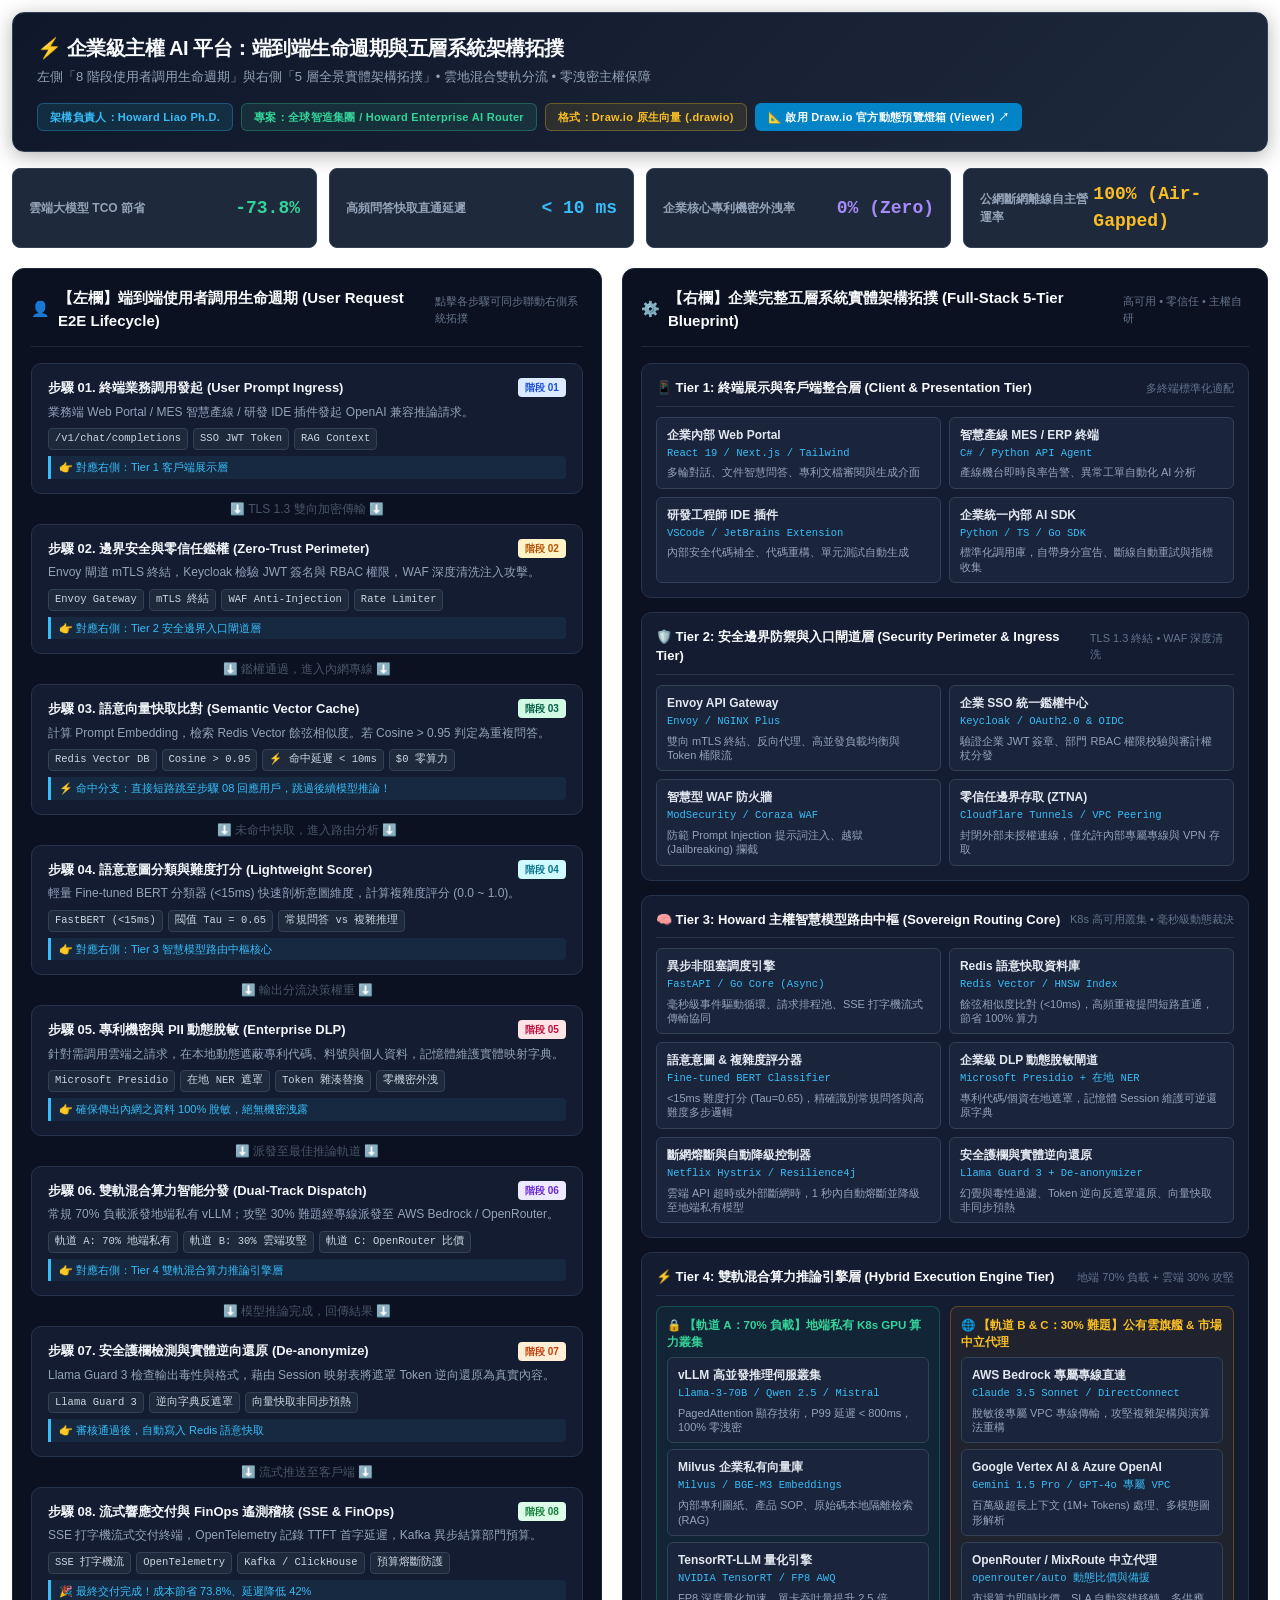
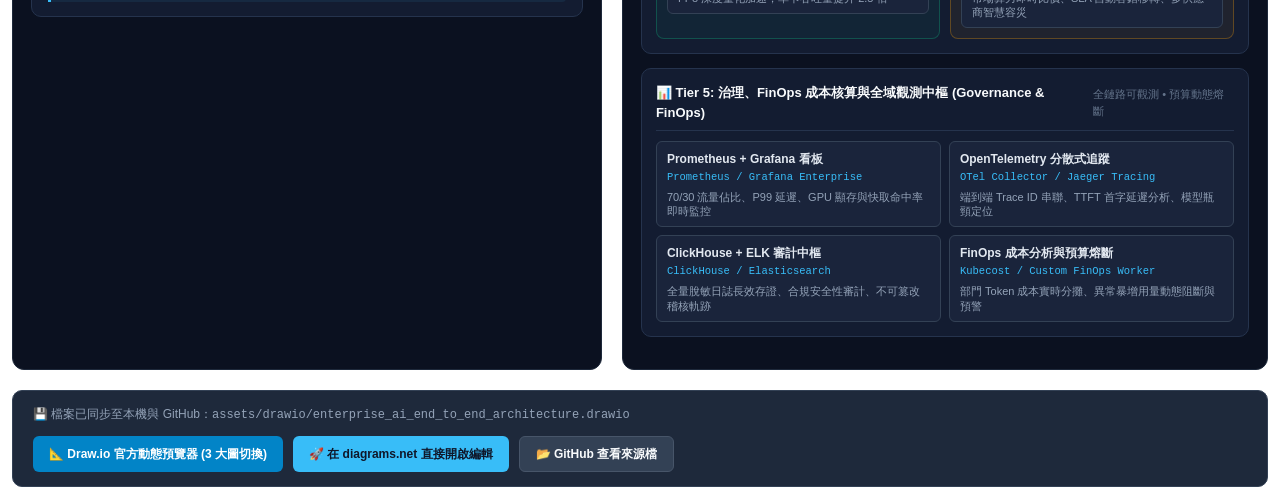
<file: assets/drawio/architecture_preview.html>
<!DOCTYPE html>
<html lang="zh-TW">
<head>
<meta charset="UTF-8">
<meta name="viewport" content="width=device-width, initial-scale=1.0">
<title>企業級主權 AI 平台：端到端生命週期與五層系統架構全景拓撲</title>
<style>
  :root {
    --bg-primary: #0F172A;
    --bg-secondary: #1E293B;
    --bg-card: #1E293B;
    --border-color: #334155;
    --text-primary: #F8FAFC;
    --text-secondary: #94A3B8;
    --accent-blue: #38BDF8;
    --accent-emerald: #34D399;
    --accent-amber: #FBBF24;
    --accent-purple: #A78BFA;
    --accent-rose: #FB7185;
    --accent-cyan: #22D3EE;
  }

  * { box-sizing: border-box; margin: 0; padding: 0; }
  body {
    font-family: -apple-system, BlinkMacSystemFont, "Segoe UI", Roboto, "Helvetica Neue", Arial, sans-serif;
    background-color: transparent;
    color: var(--text-primary);
    line-height: 1.5;
    padding: 12px;
  }

  /* 頂部標頭卡片 */
  .header-card {
    background: linear-gradient(135deg, #0F172A 0%, #1E293B 100%);
    border: 1px solid #334155;
    border-radius: 12px;
    padding: 20px 24px;
    margin-bottom: 16px;
    box-shadow: 0 4px 20px rgba(0, 0, 0, 0.3);
    display: flex;
    justify-content: space-between;
    align-items: center;
    flex-wrap: wrap;
    gap: 16px;
  }
  .header-title-box h1 {
    font-size: 20px;
    font-weight: 800;
    color: #F8FAFC;
    letter-spacing: -0.5px;
    display: flex;
    align-items: center;
    gap: 10px;
  }
  .header-title-box p {
    font-size: 13px;
    color: #94A3B8;
    margin-top: 4px;
  }
  .header-badges {
    display: flex;
    gap: 8px;
    flex-wrap: wrap;
  }
  .badge {
    padding: 5px 12px;
    border-radius: 6px;
    font-size: 11px;
    font-weight: 700;
    letter-spacing: 0.3px;
    border: 1px solid transparent;
  }
  .badge-cyan { background: rgba(34, 211, 238, 0.1); color: #38BDF8; border-color: rgba(56, 189, 248, 0.3); }
  .badge-emerald { background: rgba(52, 211, 153, 0.1); color: #34D399; border-color: rgba(52, 211, 153, 0.3); }
  .badge-amber { background: rgba(251, 191, 36, 0.1); color: #FBBF24; border-color: rgba(251, 191, 36, 0.3); }

  /* 指標條 */
  .metrics-bar {
    display: grid;
    grid-template-columns: repeat(4, 1fr);
    gap: 12px;
    margin-bottom: 20px;
  }
  .metric-item {
    background: #1E293B;
    border: 1px solid #334155;
    border-radius: 8px;
    padding: 12px 16px;
    display: flex;
    align-items: center;
    justify-content: space-between;
  }
  .metric-label { font-size: 12px; color: #94A3B8; font-weight: 600; }
  .metric-val { font-size: 18px; font-weight: 800; font-family: monospace; }
  .val-emerald { color: #34D399; }
  .val-blue { color: #38BDF8; }
  .val-amber { color: #FBBF24; }
  .val-purple { color: #A78BFA; }

  /* 雙欄主容器 */
  .main-dual-layout {
    display: grid;
    grid-template-columns: 1.05fr 1.15fr;
    gap: 20px;
  }
  @media (max-width: 1100px) {
    .main-dual-layout { grid-template-columns: 1fr; }
    .metrics-bar { grid-template-columns: repeat(2, 1fr); }
  }

  /* 專用面板 */
  .panel-column {
    background: #0B1120;
    border: 1px solid #1E293B;
    border-radius: 12px;
    padding: 18px;
  }
  .panel-header {
    display: flex;
    justify-content: space-between;
    align-items: center;
    padding-bottom: 14px;
    margin-bottom: 16px;
    border-bottom: 1px solid #1E293B;
  }
  .panel-title {
    font-size: 15px;
    font-weight: 800;
    display: flex;
    align-items: center;
    gap: 8px;
  }

  /* 左側步驟卡片 */
  .step-card {
    background: #131C31;
    border: 1px solid #25334D;
    border-radius: 10px;
    padding: 14px 16px;
    margin-bottom: 12px;
    transition: all 0.25s ease;
    cursor: pointer;
    position: relative;
  }
  .step-card:hover, .step-card.active {
    border-color: #38BDF8;
    background: #172440;
    transform: translateY(-2px);
    box-shadow: 0 4px 16px rgba(56, 189, 248, 0.15);
  }
  .step-card.active {
    outline: 2px solid #38BDF8;
  }
  .step-head {
    display: flex;
    justify-content: space-between;
    align-items: center;
    margin-bottom: 6px;
  }
  .step-badge {
    font-size: 10px;
    font-weight: 800;
    padding: 2px 7px;
    border-radius: 4px;
  }
  .step-title {
    font-size: 13px;
    font-weight: 700;
    color: #F1F5F9;
  }
  .step-desc {
    font-size: 12px;
    color: #94A3B8;
    margin-bottom: 8px;
    line-height: 1.4;
  }
  .tag-group {
    display: flex;
    flex-wrap: wrap;
    gap: 5px;
    margin-bottom: 6px;
  }
  .tech-tag {
    background: #1E293B;
    border: 1px solid #334155;
    color: #CBD5E1;
    font-size: 10.5px;
    padding: 2px 6px;
    border-radius: 4px;
    font-family: monospace;
  }
  .step-highlight {
    font-size: 11px;
    color: #38BDF8;
    background: rgba(56, 189, 248, 0.08);
    border-left: 3px solid #38BDF8;
    padding: 3px 8px;
    border-radius: 0 4px 4px 0;
  }

  /* 流程連接線 */
  .flow-arrow {
    text-align: center;
    color: #475569;
    font-size: 12px;
    margin: -6px 0 6px 0;
  }

  /* 右側拓撲層級 */
  .tier-container {
    background: #131C31;
    border: 1px solid #25334D;
    border-radius: 10px;
    padding: 14px;
    margin-bottom: 14px;
    transition: all 0.25s ease;
  }
  .tier-container.highlighted {
    border-color: #34D399;
    background: #142838;
    box-shadow: 0 0 16px rgba(52, 211, 153, 0.2);
  }
  .tier-header {
    display: flex;
    justify-content: space-between;
    align-items: center;
    margin-bottom: 10px;
    padding-bottom: 8px;
    border-bottom: 1px solid #25334D;
  }
  .tier-name {
    font-size: 13px;
    font-weight: 800;
    color: #F8FAFC;
    display: flex;
    align-items: center;
    gap: 6px;
  }
  .tier-sub {
    font-size: 11px;
    color: #64748B;
  }
  .tier-grid {
    display: grid;
    grid-template-columns: repeat(auto-fit, minmax(200px, 1fr));
    gap: 8px;
  }
  .tier-box {
    background: #1A243B;
    border: 1px solid #334155;
    border-radius: 6px;
    padding: 8px 10px;
  }
  .tier-box-title {
    font-size: 12px;
    font-weight: 700;
    color: #E2E8F0;
    margin-bottom: 2px;
  }
  .tier-box-tech {
    font-size: 10.5px;
    color: #38BDF8;
    font-family: monospace;
    margin-bottom: 4px;
  }
  .tier-box-desc {
    font-size: 11px;
    color: #94A3B8;
    line-height: 1.3;
  }

  /* 軌道分割 */
  .dual-track-grid {
    display: grid;
    grid-template-columns: 1fr 1fr;
    gap: 10px;
  }
  .track-card {
    border-radius: 8px;
    padding: 10px;
  }
  .track-local {
    background: rgba(16, 185, 129, 0.06);
    border: 1px solid rgba(16, 185, 129, 0.3);
  }
  .track-cloud {
    background: rgba(245, 158, 11, 0.06);
    border: 1px solid rgba(245, 158, 11, 0.3);
  }
  .track-title {
    font-size: 11.5px;
    font-weight: 800;
    margin-bottom: 6px;
    display: flex;
    align-items: center;
    gap: 4px;
  }
  .text-emerald { color: #34D399; }
  .text-amber { color: #FBBF24; }

  /* 底部操作工具列 */
  .actions-toolbar {
    margin-top: 20px;
    background: #1E293B;
    border: 1px solid #334155;
    border-radius: 10px;
    padding: 14px 20px;
    display: flex;
    justify-content: space-between;
    align-items: center;
    flex-wrap: wrap;
    gap: 12px;
  }
  .actions-info { font-size: 12px; color: #94A3B8; }
  .btn-group { display: flex; gap: 10px; }
  .btn {
    padding: 8px 16px;
    border-radius: 6px;
    font-size: 12px;
    font-weight: 700;
    cursor: pointer;
    border: none;
    text-decoration: none;
    display: inline-flex;
    align-items: center;
    gap: 6px;
    transition: all 0.2s;
  }
  .btn-primary { background: #38BDF8; color: #0F172A; }
  .btn-primary:hover { background: #7DD3FC; }
  .btn-secondary { background: #334155; color: #F8FAFC; border: 1px solid #475569; }
  .btn-secondary:hover { background: #475569; }
</style>
</head>
<body>

<!-- 頂部標頭卡片 -->
<div class="header-card">
  <div class="header-title-box">
    <h1>⚡ 企業級主權 AI 平台：端到端生命週期與五層系統架構拓撲</h1>
    <p>左側「8 階段使用者調用生命週期」與右側「5 層全景實體架構拓撲」• 雲地混合雙軌分流 • 零洩密主權保障</p>
  </div>
  <div class="header-badges">
    <span class="badge badge-cyan">架構負責人：Howard Liao Ph.D.</span>
    <span class="badge badge-emerald">專案：全球智造集團 / Howard Enterprise AI Router</span>
    <span class="badge badge-amber">格式：Draw.io 原生向量 (.drawio)</span>
    <a href="drawio_interactive_viewer.html" class="badge" style="background:#0284C7; color:#FFF; text-decoration:none;" target="_blank">
      📐 啟用 Draw.io 官方動態預覽燈箱 (Viewer) ↗
    </a>
  </div>
</div>

<!-- 商業與技術影響 Bento 指標條 -->
<div class="metrics-bar">
  <div class="metric-item">
    <span class="metric-label">雲端大模型 TCO 節省</span>
    <span class="metric-val val-emerald">-73.8%</span>
  </div>
  <div class="metric-item">
    <span class="metric-label">高頻問答快取直通延遲</span>
    <span class="metric-val val-blue">&lt; 10 ms</span>
  </div>
  <div class="metric-item">
    <span class="metric-label">企業核心專利機密外洩率</span>
    <span class="metric-val val-purple">0% (Zero)</span>
  </div>
  <div class="metric-item">
    <span class="metric-label">公網斷網離線自主營運率</span>
    <span class="metric-val val-amber">100% (Air-Gapped)</span>
  </div>
</div>

<!-- 雙欄主容器 -->
<div class="main-dual-layout">

  <!-- ==================== 左欄：使用者端到端調用生命週期 ==================== -->
  <div class="panel-column">
    <div class="panel-header">
      <div class="panel-title">
        <span style="color:#38BDF8;">👤</span> 【左欄】端到端使用者調用生命週期 (User Request E2E Lifecycle)
      </div>
      <span style="font-size:11px; color:#64748B;">點擊各步驟可同步聯動右側系統拓撲</span>
    </div>

    <!-- Step 1 -->
    <div class="step-card" onclick="highlightTier('tier-1', this)">
      <div class="step-head">
        <span class="step-title">步驟 01. 終端業務調用發起 (User Prompt Ingress)</span>
        <span class="step-badge" style="background:#DBEAFE; color:#1D4ED8;">階段 01</span>
      </div>
      <div class="step-desc">業務端 Web Portal / MES 智慧產線 / 研發 IDE 插件發起 OpenAI 兼容推論請求。</div>
      <div class="tag-group">
        <span class="tech-tag">/v1/chat/completions</span>
        <span class="tech-tag">SSO JWT Token</span>
        <span class="tech-tag">RAG Context</span>
      </div>
      <div class="step-highlight">👉 對應右側：Tier 1 客戶端展示層</div>
    </div>
    <div class="flow-arrow">⬇️ TLS 1.3 雙向加密傳輸 ⬇️</div>

    <!-- Step 2 -->
    <div class="step-card" onclick="highlightTier('tier-2', this)">
      <div class="step-head">
        <span class="step-title">步驟 02. 邊界安全與零信任鑑權 (Zero-Trust Perimeter)</span>
        <span class="step-badge" style="background:#FEF3C7; color:#B45309;">階段 02</span>
      </div>
      <div class="step-desc">Envoy 閘道 mTLS 終結，Keycloak 檢驗 JWT 簽名與 RBAC 權限，WAF 深度清洗注入攻擊。</div>
      <div class="tag-group">
        <span class="tech-tag">Envoy Gateway</span>
        <span class="tech-tag">mTLS 終結</span>
        <span class="tech-tag">WAF Anti-Injection</span>
        <span class="tech-tag">Rate Limiter</span>
      </div>
      <div class="step-highlight">👉 對應右側：Tier 2 安全邊界入口閘道層</div>
    </div>
    <div class="flow-arrow">⬇️ 鑑權通過，進入內網專線 ⬇️</div>

    <!-- Step 3 -->
    <div class="step-card" onclick="highlightTier('tier-3', this)">
      <div class="step-head">
        <span class="step-title">步驟 03. 語意向量快取比對 (Semantic Vector Cache)</span>
        <span class="step-badge" style="background:#D1FAE5; color:#065F46;">階段 03</span>
      </div>
      <div class="step-desc">計算 Prompt Embedding，檢索 Redis Vector 餘弦相似度。若 Cosine > 0.95 判定為重複問答。</div>
      <div class="tag-group">
        <span class="tech-tag">Redis Vector DB</span>
        <span class="tech-tag">Cosine &gt; 0.95</span>
        <span class="tech-tag">⚡ 命中延遲 &lt; 10ms</span>
        <span class="tech-tag">$0 零算力</span>
      </div>
      <div class="step-highlight">⚡ 命中分支：直接短路跳至步驟 08 回應用戶，跳過後續模型推論！</div>
    </div>
    <div class="flow-arrow">⬇️ 未命中快取，進入路由分析 ⬇️</div>

    <!-- Step 4 -->
    <div class="step-card" onclick="highlightTier('tier-3', this)">
      <div class="step-head">
        <span class="step-title">步驟 04. 語意意圖分類與難度打分 (Lightweight Scorer)</span>
        <span class="step-badge" style="background:#CFFAFE; color:#0E7490;">階段 04</span>
      </div>
      <div class="step-desc">輕量 Fine-tuned BERT 分類器 (&lt;15ms) 快速剖析意圖維度，計算複雜度評分 (0.0 ~ 1.0)。</div>
      <div class="tag-group">
        <span class="tech-tag">FastBERT (&lt;15ms)</span>
        <span class="tech-tag">閥值 Tau = 0.65</span>
        <span class="tech-tag">常規問答 vs 複雜推理</span>
      </div>
      <div class="step-highlight">👉 對應右側：Tier 3 智慧模型路由中樞核心</div>
    </div>
    <div class="flow-arrow">⬇️ 輸出分流決策權重 ⬇️</div>

    <!-- Step 5 -->
    <div class="step-card" onclick="highlightTier('tier-3', this)">
      <div class="step-head">
        <span class="step-title">步驟 05. 專利機密與 PII 動態脫敏 (Enterprise DLP)</span>
        <span class="step-badge" style="background:#FFE4E6; color:#BE123C;">階段 05</span>
      </div>
      <div class="step-desc">針對需調用雲端之請求，在本地動態遮蔽專利代碼、料號與個人資料，記憶體維護實體映射字典。</div>
      <div class="tag-group">
        <span class="tech-tag">Microsoft Presidio</span>
        <span class="tech-tag">在地 NER 遮罩</span>
        <span class="tech-tag">Token 雜湊替換</span>
        <span class="tech-tag">零機密外洩</span>
      </div>
      <div class="step-highlight">👉 確保傳出內網之資料 100% 脫敏，絕無機密洩露</div>
    </div>
    <div class="flow-arrow">⬇️ 派發至最佳推論軌道 ⬇️</div>

    <!-- Step 6 -->
    <div class="step-card" onclick="highlightTier('tier-4', this)">
      <div class="step-head">
        <span class="step-title">步驟 06. 雙軌混合算力智能分發 (Dual-Track Dispatch)</span>
        <span class="step-badge" style="background:#EDE9FE; color:#6D28D9;">階段 06</span>
      </div>
      <div class="step-desc">常規 70% 負載派發地端私有 vLLM；攻堅 30% 難題經專線派發至 AWS Bedrock / OpenRouter。</div>
      <div class="tag-group">
        <span class="tech-tag">軌道 A: 70% 地端私有</span>
        <span class="tech-tag">軌道 B: 30% 雲端攻堅</span>
        <span class="tech-tag">軌道 C: OpenRouter 比價</span>
      </div>
      <div class="step-highlight">👉 對應右側：Tier 4 雙軌混合算力推論引擎層</div>
    </div>
    <div class="flow-arrow">⬇️ 模型推論完成，回傳結果 ⬇️</div>

    <!-- Step 7 -->
    <div class="step-card" onclick="highlightTier('tier-3', this)">
      <div class="step-head">
        <span class="step-title">步驟 07. 安全護欄檢測與實體逆向還原 (De-anonymize)</span>
        <span class="step-badge" style="background:#FFEDD5; color:#C2410C;">階段 07</span>
      </div>
      <div class="step-desc">Llama Guard 3 檢查輸出毒性與格式，藉由 Session 映射表將遮罩 Token 逆向還原為真實內容。</div>
      <div class="tag-group">
        <span class="tech-tag">Llama Guard 3</span>
        <span class="tech-tag">逆向字典反遮罩</span>
        <span class="tech-tag">向量快取非同步預熱</span>
      </div>
      <div class="step-highlight">👉 審核通過後，自動寫入 Redis 語意快取</div>
    </div>
    <div class="flow-arrow">⬇️ 流式推送至客戶端 ⬇️</div>

    <!-- Step 8 -->
    <div class="step-card" onclick="highlightTier('tier-5', this)">
      <div class="step-head">
        <span class="step-title">步驟 08. 流式響應交付與 FinOps 遙測稽核 (SSE & FinOps)</span>
        <span class="step-badge" style="background:#DCFCE7; color:#15803D;">階段 08</span>
      </div>
      <div class="step-desc">SSE 打字機流式交付終端，OpenTelemetry 記錄 TTFT 首字延遲，Kafka 異步結算部門預算。</div>
      <div class="tag-group">
        <span class="tech-tag">SSE 打字機流</span>
        <span class="tech-tag">OpenTelemetry</span>
        <span class="tech-tag">Kafka / ClickHouse</span>
        <span class="tech-tag">預算熔斷防護</span>
      </div>
      <div class="step-highlight">🎉 最終交付完成！成本節省 73.8%、延遲降低 42%</div>
    </div>

  </div>

  <!-- ==================== 右欄：全景五層系統架構實體拓撲 ==================== -->
  <div class="panel-column">
    <div class="panel-header">
      <div class="panel-title">
        <span style="color:#34D399;">⚙️</span> 【右欄】企業完整五層系統實體架構拓撲 (Full-Stack 5-Tier Blueprint)
      </div>
      <span style="font-size:11px; color:#64748B;">高可用 • 零信任 • 主權自研</span>
    </div>

    <!-- Tier 1 -->
    <div class="tier-container" id="tier-1">
      <div class="tier-header">
        <span class="tier-name">📱 Tier 1: 終端展示與客戶端整合層 (Client & Presentation Tier)</span>
        <span class="tier-sub">多終端標準化適配</span>
      </div>
      <div class="tier-grid">
        <div class="tier-box">
          <div class="tier-box-title">企業內部 Web Portal</div>
          <div class="tier-box-tech">React 19 / Next.js / Tailwind</div>
          <div class="tier-box-desc">多輪對話、文件智慧問答、專利文檔審閱與生成介面</div>
        </div>
        <div class="tier-box">
          <div class="tier-box-title">智慧產線 MES / ERP 終端</div>
          <div class="tier-box-tech">C# / Python API Agent</div>
          <div class="tier-box-desc">產線機台即時良率告警、異常工單自動化 AI 分析</div>
        </div>
        <div class="tier-box">
          <div class="tier-box-title">研發工程師 IDE 插件</div>
          <div class="tier-box-tech">VSCode / JetBrains Extension</div>
          <div class="tier-box-desc">內部安全代碼補全、代碼重構、單元測試自動生成</div>
        </div>
        <div class="tier-box">
          <div class="tier-box-title">企業統一內部 AI SDK</div>
          <div class="tier-box-tech">Python / TS / Go SDK</div>
          <div class="tier-box-desc">標準化調用庫，自帶身分宣告、斷線自動重試與指標收集</div>
        </div>
      </div>
    </div>

    <!-- Tier 2 -->
    <div class="tier-container" id="tier-2">
      <div class="tier-header">
        <span class="tier-name">🛡️ Tier 2: 安全邊界防禦與入口閘道層 (Security Perimeter & Ingress Tier)</span>
        <span class="tier-sub">TLS 1.3 終結 • WAF 深度清洗</span>
      </div>
      <div class="tier-grid">
        <div class="tier-box">
          <div class="tier-box-title">Envoy API Gateway</div>
          <div class="tier-box-tech">Envoy / NGINX Plus</div>
          <div class="tier-box-desc">雙向 mTLS 終結、反向代理、高並發負載均衡與 Token 桶限流</div>
        </div>
        <div class="tier-box">
          <div class="tier-box-title">企業 SSO 統一鑑權中心</div>
          <div class="tier-box-tech">Keycloak / OAuth2.0 & OIDC</div>
          <div class="tier-box-desc">驗證企業 JWT 簽章、部門 RBAC 權限校驗與審計權杖分發</div>
        </div>
        <div class="tier-box">
          <div class="tier-box-title">智慧型 WAF 防火牆</div>
          <div class="tier-box-tech">ModSecurity / Coraza WAF</div>
          <div class="tier-box-desc">防範 Prompt Injection 提示詞注入、越獄 (Jailbreaking) 攔截</div>
        </div>
        <div class="tier-box">
          <div class="tier-box-title">零信任邊界存取 (ZTNA)</div>
          <div class="tier-box-tech">Cloudflare Tunnels / VPC Peering</div>
          <div class="tier-box-desc">封閉外部未授權連線，僅允許內部專屬專線與 VPN 存取</div>
        </div>
      </div>
    </div>

    <!-- Tier 3 -->
    <div class="tier-container" id="tier-3">
      <div class="tier-header">
        <span class="tier-name">🧠 Tier 3: Howard 主權智慧模型路由中樞 (Sovereign Routing Core)</span>
        <span class="tier-sub">K8s 高可用叢集 • 毫秒級動態裁決</span>
      </div>
      <div class="tier-grid">
        <div class="tier-box">
          <div class="tier-box-title">異步非阻塞調度引擎</div>
          <div class="tier-box-tech">FastAPI / Go Core (Async)</div>
          <div class="tier-box-desc">毫秒級事件驅動循環、請求排程池、SSE 打字機流式傳輸協同</div>
        </div>
        <div class="tier-box">
          <div class="tier-box-title">Redis 語意快取資料庫</div>
          <div class="tier-box-tech">Redis Vector / HNSW Index</div>
          <div class="tier-box-desc">餘弦相似度比對 (&lt;10ms)，高頻重複提問短路直通，節省 100% 算力</div>
        </div>
        <div class="tier-box">
          <div class="tier-box-title">語意意圖 & 複雜度評分器</div>
          <div class="tier-box-tech">Fine-tuned BERT Classifier</div>
          <div class="tier-box-desc">&lt;15ms 難度打分 (Tau=0.65)，精確識別常規問答與高難度多步邏輯</div>
        </div>
        <div class="tier-box">
          <div class="tier-box-title">企業級 DLP 動態脫敏閘道</div>
          <div class="tier-box-tech">Microsoft Presidio + 在地 NER</div>
          <div class="tier-box-desc">專利代碼/個資在地遮罩，記憶體 Session 維護可逆還原字典</div>
        </div>
        <div class="tier-box">
          <div class="tier-box-title">斷網熔斷與自動降級控制器</div>
          <div class="tier-box-tech">Netflix Hystrix / Resilience4j</div>
          <div class="tier-box-desc">雲端 API 超時或外部斷網時，1 秒內自動熔斷並降級至地端私有模型</div>
        </div>
        <div class="tier-box">
          <div class="tier-box-title">安全護欄與實體逆向還原</div>
          <div class="tier-box-tech">Llama Guard 3 + De-anonymizer</div>
          <div class="tier-box-desc">幻覺與毒性過濾、Token 逆向反遮罩還原、向量快取非同步預熱</div>
        </div>
      </div>
    </div>

    <!-- Tier 4 -->
    <div class="tier-container" id="tier-4">
      <div class="tier-header">
        <span class="tier-name">⚡ Tier 4: 雙軌混合算力推論引擎層 (Hybrid Execution Engine Tier)</span>
        <span class="tier-sub">地端 70% 負載 + 雲端 30% 攻堅</span>
      </div>
      <div class="dual-track-grid">
        <div class="track-card track-local">
          <div class="track-title text-emerald">
            🔒 【軌道 A：70% 負載】地端私有 K8s GPU 算力叢集
          </div>
          <div class="tier-box" style="margin-bottom:6px;">
            <div class="tier-box-title">vLLM 高並發推理伺服叢集</div>
            <div class="tier-box-tech">Llama-3-70B / Qwen 2.5 / Mistral</div>
            <div class="tier-box-desc">PagedAttention 顯存技術，P99 延遲 &lt; 800ms，100% 零洩密</div>
          </div>
          <div class="tier-box" style="margin-bottom:6px;">
            <div class="tier-box-title">Milvus 企業私有向量庫</div>
            <div class="tier-box-tech">Milvus / BGE-M3 Embeddings</div>
            <div class="tier-box-desc">內部專利圖紙、產品 SOP、原始碼本地隔離檢索 (RAG)</div>
          </div>
          <div class="tier-box">
            <div class="tier-box-title">TensorRT-LLM 量化引擎</div>
            <div class="tier-box-tech">NVIDIA TensorRT / FP8 AWQ</div>
            <div class="tier-box-desc">FP8 深度量化加速，單卡吞吐量提升 2.5 倍</div>
          </div>
        </div>

        <div class="track-card track-cloud">
          <div class="track-title text-amber">
            🌐 【軌道 B & C：30% 難題】公有雲旗艦 & 市場中立代理
          </div>
          <div class="tier-box" style="margin-bottom:6px;">
            <div class="tier-box-title">AWS Bedrock 專屬專線直連</div>
            <div class="tier-box-tech">Claude 3.5 Sonnet / DirectConnect</div>
            <div class="tier-box-desc">脫敏後專屬 VPC 專線傳輸，攻堅複雜架構與演算法重構</div>
          </div>
          <div class="tier-box" style="margin-bottom:6px;">
            <div class="tier-box-title">Google Vertex AI & Azure OpenAI</div>
            <div class="tier-box-tech">Gemini 1.5 Pro / GPT-4o 專屬 VPC</div>
            <div class="tier-box-desc">百萬級超長上下文 (1M+ Tokens) 處理、多模態圖形解析</div>
          </div>
          <div class="tier-box">
            <div class="tier-box-title">OpenRouter / MixRoute 中立代理</div>
            <div class="tier-box-tech">openrouter/auto 動態比價與備援</div>
            <div class="tier-box-desc">市場算力即時比價、SLA 自動容錯移轉、多供應商智慧容災</div>
          </div>
        </div>
      </div>
    </div>

    <!-- Tier 5 -->
    <div class="tier-container" id="tier-5">
      <div class="tier-header">
        <span class="tier-name">📊 Tier 5: 治理、FinOps 成本核算與全域觀測中樞 (Governance & FinOps)</span>
        <span class="tier-sub">全鏈路可觀測 • 預算動態熔斷</span>
      </div>
      <div class="tier-grid">
        <div class="tier-box">
          <div class="tier-box-title">Prometheus + Grafana 看板</div>
          <div class="tier-box-tech">Prometheus / Grafana Enterprise</div>
          <div class="tier-box-desc">70/30 流量佔比、P99 延遲、GPU 顯存與快取命中率即時監控</div>
        </div>
        <div class="tier-box">
          <div class="tier-box-title">OpenTelemetry 分散式追蹤</div>
          <div class="tier-box-tech">OTel Collector / Jaeger Tracing</div>
          <div class="tier-box-desc">端到端 Trace ID 串聯、TTFT 首字延遲分析、模型瓶頸定位</div>
        </div>
        <div class="tier-box">
          <div class="tier-box-title">ClickHouse + ELK 審計中樞</div>
          <div class="tier-box-tech">ClickHouse / Elasticsearch</div>
          <div class="tier-box-desc">全量脫敏日誌長效存證、合規安全性審計、不可篡改稽核軌跡</div>
        </div>
        <div class="tier-box">
          <div class="tier-box-title">FinOps 成本分析與預算熔斷</div>
          <div class="tier-box-tech">Kubecost / Custom FinOps Worker</div>
          <div class="tier-box-desc">部門 Token 成本實時分攤、異常暴增用量動態阻斷與預警</div>
        </div>
      </div>
    </div>

  </div>

</div>

<!-- 底部操作工具列 -->
<div class="actions-toolbar">
  <div class="actions-info">
    💾 檔案已同步至本機與 GitHub：<code>assets/drawio/enterprise_ai_end_to_end_architecture.drawio</code>
  </div>
  <div class="btn-group">
    <a href="drawio_interactive_viewer.html" target="_blank" class="btn" style="background:#0284C7; color:#FFF; border-color:#0284C7;">
      📐 Draw.io 官方動態預覽器 (3 大圖切換)
    </a>
    <a href="https://app.diagrams.net/#Uhttps%3A%2F%2Fraw.githubusercontent.com%2FHowardLiao%2FPortfolio01%2Fmain%2Fassets%2Fdrawio%2Fenterprise_ai_end_to_end_architecture.drawio" target="_blank" class="btn btn-primary">
      🚀 在 diagrams.net 直接開啟編輯
    </a>
    <a href="https://github.com/HowardLiao/Portfolio01/blob/main/assets/drawio/enterprise_ai_end_to_end_architecture.drawio" target="_blank" class="btn btn-secondary">
      📂 GitHub 查看來源檔
    </a>
  </div>
</div>

<script>
  function highlightTier(tierId, stepEl) {
    // 移除所有 step-card 的 active 狀態
    document.querySelectorAll('.step-card').forEach(c => c.classList.remove('active'));
    stepEl.classList.add('active');

    // 移除所有 tier-container 的 highlighted 狀態
    document.querySelectorAll('.tier-container').forEach(t => t.classList.remove('highlighted'));
    const target = document.getElementById(tierId);
    if (target) {
      target.classList.add('highlighted');
      target.scrollIntoView({ behavior: 'smooth', block: 'nearest' });
    }
  }
</script>

</body>
</html>
</file>
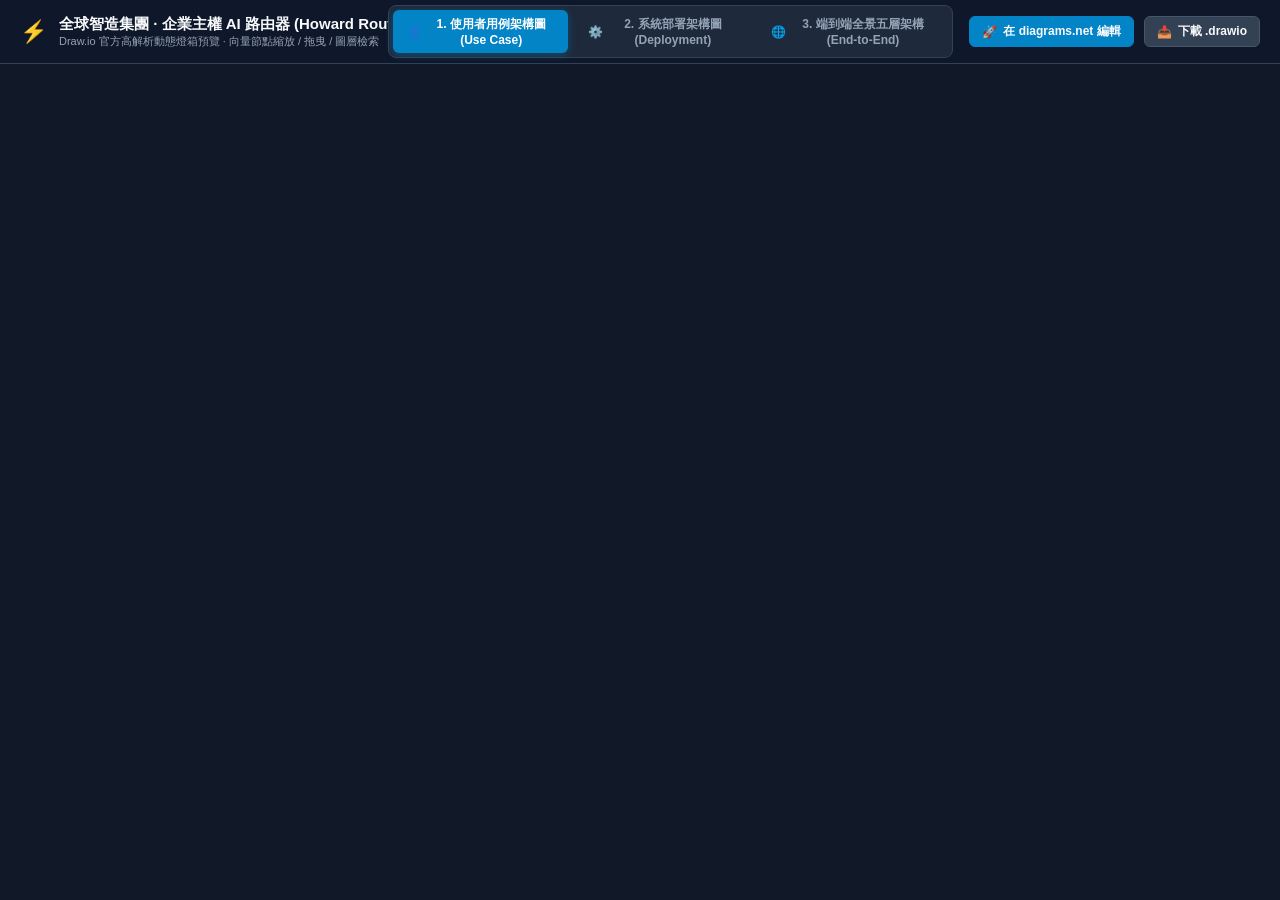
<file: assets/drawio/drawio_interactive_viewer.html>
<!DOCTYPE html>
<html lang="zh-TW">
<head>
  <meta charset="UTF-8">
  <meta name="viewport" content="width=device-width, initial-scale=1.0">
  <title>全球智造集團 · 企業主權 AI 路由器架構圖 Draw.io 官方動態預覽</title>
  <style>
    :root {
      --bg-base: #0B1120;
      --bg-card: #1E293B;
      --border-card: #334155;
      --text-main: #F8FAFC;
      --text-muted: #94A3B8;
      --cyan: #38BDF8;
      --emerald: #34D399;
      --amber: #FBBF24;
    }
    * { box-sizing: border-box; margin: 0; padding: 0; }
    html, body {
      width: 100%;
      height: 100%;
      overflow: hidden;
      background: var(--bg-base);
      color: var(--text-main);
      font-family: -apple-system, BlinkMacSystemFont, "Segoe UI", Roboto, "Helvetica Neue", Arial, sans-serif;
      display: flex;
      flex-direction: column;
    }
    .top-bar {
      height: 64px;
      background: #0F172A;
      border-bottom: 1px solid var(--border-card);
      display: flex;
      align-items: center;
      justify-content: space-between;
      padding: 0 20px;
      flex-shrink: 0;
      gap: 16px;
    }
    .title-group {
      display: flex;
      align-items: center;
      gap: 12px;
      min-width: 0;
    }
    .logo-icon {
      font-size: 22px;
    }
    .title-text h1 {
      font-size: 15px;
      font-weight: 700;
      white-space: nowrap;
      overflow: hidden;
      text-overflow: ellipsis;
      color: #F8FAFC;
    }
    .title-text p {
      font-size: 11px;
      color: var(--text-muted);
    }
    .tab-group {
      display: flex;
      gap: 6px;
      background: #1E293B;
      padding: 4px;
      border-radius: 8px;
      border: 1px solid var(--border-card);
    }
    .tab-btn {
      background: transparent;
      border: none;
      color: var(--text-muted);
      padding: 6px 14px;
      font-size: 12px;
      font-weight: 600;
      border-radius: 6px;
      cursor: pointer;
      transition: all 0.2s ease;
      display: flex;
      align-items: center;
      gap: 6px;
    }
    .tab-btn:hover {
      color: #FFF;
      background: rgba(255, 255, 255, 0.05);
    }
    .tab-btn.active {
      background: #0284C7;
      color: #FFF;
      box-shadow: 0 2px 8px rgba(2, 132, 199, 0.4);
    }
    .action-group {
      display: flex;
      align-items: center;
      gap: 10px;
      flex-shrink: 0;
    }
    .btn-action {
      background: #334155;
      color: #F8FAFC;
      border: 1px solid #475569;
      padding: 6px 12px;
      border-radius: 6px;
      font-size: 12px;
      font-weight: 600;
      text-decoration: none;
      display: flex;
      align-items: center;
      gap: 6px;
      transition: all 0.2s;
    }
    .btn-action:hover {
      background: #475569;
      border-color: #64748B;
    }
    .btn-primary {
      background: #0284C7;
      border-color: #0284C7;
    }
    .btn-primary:hover {
      background: #0369A1;
    }
    .viewer-container {
      flex: 1;
      width: 100%;
      height: calc(100% - 64px);
      position: relative;
      background: #111827;
    }
    iframe {
      width: 100%;
      height: 100%;
      border: none;
      display: block;
      background: #111827;
    }
    .loading-overlay {
      position: absolute;
      inset: 0;
      background: #0B1120;
      display: flex;
      flex-direction: column;
      align-items: center;
      justify-content: center;
      gap: 12px;
      z-index: 10;
      transition: opacity 0.3s;
    }
    .loading-overlay.hidden {
      opacity: 0;
      pointer-events: none;
    }
    .spinner {
      width: 32px;
      height: 32px;
      border: 3px solid #334155;
      border-top-color: #38BDF8;
      border-radius: 50%;
      animation: spin 0.8s linear infinite;
    }
    @keyframes spin {
      to { transform: rotate(360deg); }
    }
  </style>
</head>
<body>

  <!-- 頂部切換與工具列 -->
  <div class="top-bar">
    <div class="title-group">
      <div class="logo-icon">⚡</div>
      <div class="title-text">
        <h1>全球智造集團 · 企業主權 AI 路由器 (Howard Route) 架構視圖</h1>
        <p>Draw.io 官方高解析動態燈箱預覽 · 向量節點縮放 / 拖曳 / 圖層檢索</p>
      </div>
    </div>

    <!-- 頁籤切換器 -->
    <div class="tab-group">
      <button class="tab-btn active" onclick="switchDiagram(0)">
        <span>👤</span> 1. 使用者用例架構圖 (Use Case)
      </button>
      <button class="tab-btn" onclick="switchDiagram(1)">
        <span>⚙️</span> 2. 系統部署架構圖 (Deployment)
      </button>
      <button class="tab-btn" onclick="switchDiagram(2)">
        <span>🌐</span> 3. 端到端全景五層架構 (End-to-End)
      </button>
    </div>

    <!-- 外部跳轉與下載 -->
    <div class="action-group">
      <a id="btn-open-edit" href="#" target="_blank" class="btn-action btn-primary" title="在 Draw.io 官方編輯器中直接開啟">
        <span>🚀</span> 在 diagrams.net 編輯
      </a>
      <a id="btn-download" href="#" class="btn-action" download title="下載原始 .drawio 檔案">
        <span>📥</span> 下載 .drawio
      </a>
    </div>
  </div>

  <!-- 燈箱展示容器 -->
  <div class="viewer-container">
    <div id="loader" class="loading-overlay">
      <div class="spinner"></div>
      <div style="font-size:13px; color:var(--text-muted);">正在載入 Draw.io 官方向量渲染引擎...</div>
    </div>
    <iframe id="diagram-frame" src="about:blank"></iframe>
  </div>

  <script>
    // 預載的三大架構圖資訊
    const DIAGRAMS = [
      {
        id: "use_case",
        title: "使用者情境與調用架構 (Use Case Diagram)",
        file: "model_route_use_case.drawio",
        rawUrl: "https://raw.githubusercontent.com/HowardLiao/Portfolio01/main/assets/drawio/model_route_use_case.drawio"
      },
      {
        id: "deployment",
        title: "雲地混合部署拓撲架構 (Deployment Diagram)",
        file: "model_route_deployment.drawio",
        rawUrl: "https://raw.githubusercontent.com/HowardLiao/Portfolio01/main/assets/drawio/model_route_deployment.drawio"
      },
      {
        id: "e2e",
        title: "端到端生命週期與五層架構全景拓撲 (End-to-End Architecture)",
        file: "enterprise_ai_end_to_end_architecture.drawio",
        rawUrl: "https://raw.githubusercontent.com/HowardLiao/Portfolio01/main/assets/drawio/enterprise_ai_end_to_end_architecture.drawio"
      }
    ];

    let currentIndex = 0;
    const diagramCache = {};

    async function loadDiagramData(index) {
      const diag = DIAGRAMS[index];
      if (diagramCache[index]) {
        return diagramCache[index];
      }
      try {
        const response = await fetch(diag.file);
        if (!response.ok) throw new Error("Local fetch failed: " + response.statusText);
        const xml = await response.text();
        diagramCache[index] = xml;
        return xml;
      } catch (err) {
        console.warn("Falling back to raw URL:", err);
        return null;
      }
    }

    async function switchDiagram(index) {
      currentIndex = index;
      const loader = document.getElementById("loader");
      const frame = document.getElementById("diagram-frame");
      const btnEdit = document.getElementById("btn-open-edit");
      const btnDownload = document.getElementById("btn-download");
      const tabs = document.querySelectorAll(".tab-btn");

      tabs.forEach((tab, i) => {
        tab.classList.toggle("active", i === index);
      });

      loader.classList.remove("hidden");

      const diag = DIAGRAMS[index];
      btnDownload.href = diag.file;
      btnDownload.setAttribute("download", diag.file);

      // 設定 diagrams.net 官方編輯連結
      btnEdit.href = `https://app.diagrams.net/#U${encodeURIComponent(diag.rawUrl)}`;

      // 取得 XML 並組裝 viewer 參數
      const xml = await loadDiagramData(index);
      let viewerUrl = "";
      if (xml) {
        const encodedXml = encodeURIComponent(xml);
        // 使用 viewer.diagrams.net Lightbox 參數：自動深色模式、可放大縮小、支援多圖層導航
        viewerUrl = `https://viewer.diagrams.net/?tags=%7B%7D&lightbox=1&highlight=0000ff&edit=_blank&layers=1&nav=1&dark=auto#R${encodedXml}`;
      } else {
        // Fallback 直連 GitHub raw 檔
        viewerUrl = `https://viewer.diagrams.net/?tags=%7B%7D&lightbox=1&highlight=0000ff&edit=_blank&layers=1&nav=1&dark=auto#U${encodeURIComponent(diag.rawUrl)}`;
      }

      frame.onload = () => {
        loader.classList.add("hidden");
      };

      frame.src = viewerUrl;
    }

    // 初始化載入第一張
    window.addEventListener("DOMContentLoaded", () => {
      switchDiagram(0);
    });
  </script>
</body>
</html>
</file>
<file: assets/portfolio-fluid.css>
/* ==========================================================================
   Portfolio01 — Executive Hydrodynamic Fluid & Hyper-Interactive Engine CSS
   Version: 1.0.0 | Supports all 6 Executive Design System themes + A11y
   ========================================================================== */

:root {
  --pf-fluid-accent: var(--accent-orange, #DE5814);
  --pf-fluid-gold: var(--accent-gold, #F59E0B);
  --pf-fluid-rust: var(--accent-rust, #A83212);
  --pf-glass-bg: rgba(255, 253, 248, 0.84);
  --pf-glass-border: rgba(222, 88, 20, 0.22);
  --pf-glass-shadow: 0 20px 50px rgba(45, 55, 72, 0.14);
  --pf-drawer-bg: rgba(253, 251, 247, 0.96);
  --pf-drawer-text: #1E293B;
  --pf-drawer-muted: #64748B;
  --pf-pill-bg: rgba(255, 252, 246, 0.88);
  --pf-pill-text: #2D3748;
  --pf-specular: rgba(255, 210, 140, 0.28);
  --pf-spring: cubic-bezier(0.22, 1, 0.36, 1);
}

html[data-theme="obsidian"] {
  --pf-glass-bg: rgba(17, 24, 39, 0.82);
  --pf-glass-border: rgba(245, 158, 11, 0.28);
  --pf-glass-shadow: 0 24px 60px rgba(0, 0, 0, 0.55);
  --pf-drawer-bg: rgba(15, 23, 42, 0.96);
  --pf-drawer-text: #F8FAFC;
  --pf-drawer-muted: #94A3B8;
  --pf-pill-bg: rgba(15, 23, 42, 0.88);
  --pf-pill-text: #F1F5F9;
  --pf-specular: rgba(251, 191, 36, 0.22);
}

html[data-theme="pharaoh"] {
  --pf-glass-bg: rgba(255, 250, 240, 0.86);
  --pf-glass-border: rgba(217, 119, 6, 0.30);
  --pf-specular: rgba(245, 158, 11, 0.28);
}

html[data-theme="klimt"] {
  --pf-glass-bg: rgba(28, 25, 23, 0.84);
  --pf-glass-border: rgba(212, 175, 55, 0.35);
  --pf-drawer-bg: rgba(24, 21, 18, 0.96);
  --pf-drawer-text: #FEF3C7;
  --pf-drawer-muted: #D6D3D1;
  --pf-pill-bg: rgba(28, 25, 23, 0.88);
  --pf-pill-text: #FDE68A;
  --pf-specular: rgba(250, 204, 21, 0.26);
}

html[data-theme="ninagawa"] {
  --pf-glass-bg: rgba(24, 14, 36, 0.84);
  --pf-glass-border: rgba(236, 72, 153, 0.34);
  --pf-drawer-bg: rgba(20, 12, 32, 0.96);
  --pf-drawer-text: #FDF2F8;
  --pf-drawer-muted: #F9A8D4;
  --pf-pill-bg: rgba(24, 14, 36, 0.88);
  --pf-pill-text: #FCE7F3;
  --pf-specular: rgba(244, 114, 182, 0.26);
}

html[data-theme="miro"] {
  --pf-glass-bg: rgba(255, 253, 245, 0.88);
  --pf-glass-border: rgba(29, 78, 216, 0.26);
  --pf-specular: rgba(250, 204, 21, 0.28);
}

/* 1. Ambient Full-Viewport Hydrodynamic Curl-Flow Canvas */
#pfFluidCanvas {
  position: fixed;
  inset: 0;
  width: 100vw;
  height: 100vh;
  pointer-events: none;
  z-index: 0;
  opacity: 0.78;
  transition: opacity 0.6s var(--pf-spring);
}

html[data-pf-fluid="calm"] #pfFluidCanvas {
  opacity: 0.34;
}

html[data-pf-fluid="turbo"] #pfFluidCanvas {
  opacity: 0.96;
}

/* Keep main document layers cleanly above the ambient canvas */
header, main, section, footer, .hero-card, .hero, .wrap, .container {
  position: relative;
  z-index: 1;
}

/* 2. Hero Morphing Liquid Aura */
.pf-hero-aura {
  position: absolute;
  inset: -28px;
  pointer-events: none;
  z-index: 0;
  overflow: hidden;
  border-radius: inherit;
  opacity: 0.52;
}

.pf-hero-aura::before,
.pf-hero-aura::after {
  content: "";
  position: absolute;
  border-radius: 48% 52% 62% 38% / 44% 56% 44% 56%;
  filter: blur(56px);
  will-change: transform;
  animation: pfLiquidMorph 18s ease-in-out infinite alternate;
}

.pf-hero-aura::before {
  width: 340px;
  height: 340px;
  top: -80px;
  right: -60px;
  background: radial-gradient(circle, rgba(222, 88, 20, 0.22), rgba(245, 158, 11, 0.06) 70%, transparent);
}

.pf-hero-aura::after {
  width: 280px;
  height: 280px;
  bottom: -90px;
  left: -50px;
  background: radial-gradient(circle, rgba(245, 158, 11, 0.18), rgba(168, 50, 18, 0.05) 70%, transparent);
  animation-delay: -7s;
  animation-duration: 22s;
}

@keyframes pfLiquidMorph {
  0%   { transform: translate(0, 0) scale(1) rotate(0deg); border-radius: 48% 52% 62% 38% / 44% 56% 44% 56%; }
  50%  { transform: translate(-18px, 16px) scale(1.08) rotate(16deg); border-radius: 58% 42% 46% 54% / 55% 45% 58% 42%; }
  100% { transform: translate(14px, -12px) scale(0.95) rotate(-12deg); border-radius: 42% 58% 54% 46% / 48% 52% 40% 60%; }
}

/* 3. Liquid-Glass 3D Spring Tilt + Cursor Specular Sheen */
.pf-tilt-card {
  position: relative;
  transform-style: preserve-3d;
  transition: transform 0.35s var(--pf-spring), box-shadow 0.35s var(--pf-spring), border-color 0.3s ease;
  will-change: transform;
}

.pf-tilt-card::after {
  content: "";
  position: absolute;
  inset: 0;
  border-radius: inherit;
  pointer-events: none;
  opacity: 0;
  background: radial-gradient(
    420px circle at var(--pf-mx, 50%) var(--pf-my, 50%),
    var(--pf-specular),
    transparent 62%
  );
  transition: opacity 0.35s ease;
  z-index: 2;
}

.pf-tilt-card:hover::after {
  opacity: 1;
}

.pf-inspectable {
  cursor: pointer;
}

.pf-inspect-hint {
  position: absolute;
  top: 12px;
  right: 12px;
  display: inline-flex;
  align-items: center;
  gap: 4px;
  padding: 3px 9px;
  border-radius: 999px;
  font-size: 11px;
  font-weight: 600;
  letter-spacing: 0.02em;
  background: var(--pf-pill-bg);
  color: var(--pf-fluid-accent);
  border: 1px solid var(--pf-glass-border);
  backdrop-filter: blur(8px);
  -webkit-backdrop-filter: blur(8px);
  opacity: 0;
  transform: translateY(-4px);
  transition: opacity 0.25s ease, transform 0.25s var(--pf-spring);
  pointer-events: none;
  z-index: 4;
}

.pf-inspectable:hover .pf-inspect-hint,
.pf-inspectable:focus-visible .pf-inspect-hint {
  opacity: 1;
  transform: translateY(0);
}

/* 4. Magnetic Button + Viscous Ripple */
.pf-magnetic {
  position: relative;
  overflow: hidden;
  transition: transform 0.28s var(--pf-spring), box-shadow 0.28s ease;
}

.pf-ripple {
  position: absolute;
  border-radius: 50%;
  transform: scale(0);
  background: radial-gradient(circle, rgba(255, 255, 255, 0.55) 0%, rgba(245, 158, 11, 0.28) 60%, transparent 100%);
  animation: pfRippleExpand 0.65s var(--pf-spring) forwards;
  pointer-events: none;
  z-index: 5;
}

@keyframes pfRippleExpand {
  to {
    transform: scale(3.4);
    opacity: 0;
  }
}

/* 5. Staggered Spring Reveal */
.pf-reveal {
  opacity: 0;
  transform: translateY(22px) scale(0.985);
  transition: opacity 0.65s var(--pf-spring), transform 0.65s var(--pf-spring);
}

.pf-reveal.pf-revealed {
  opacity: 1;
  transform: translateY(0) scale(1);
}

/* 6. Live Fluid Data-Stream Pulse on Architecture & Gates */
.pf-flow-ribbon {
  display: flex;
  align-items: center;
  justify-content: space-between;
  flex-wrap: wrap;
  gap: 12px;
  padding: 12px 18px;
  margin: 18px 0 22px;
  border-radius: 16px;
  background: var(--pf-glass-bg);
  border: 1px solid var(--pf-glass-border);
  box-shadow: 0 10px 30px rgba(222, 88, 20, 0.08);
  backdrop-filter: blur(12px);
  -webkit-backdrop-filter: blur(12px);
  position: relative;
  overflow: hidden;
}

.pf-flow-ribbon::before {
  content: "";
  position: absolute;
  inset: 0;
  background: linear-gradient(90deg, transparent 0%, rgba(222, 88, 20, 0.12) 48%, rgba(245, 158, 11, 0.16) 52%, transparent 100%);
  transform: translateX(-100%);
  animation: pfStreamSweep 4.6s linear infinite;
  pointer-events: none;
}

@keyframes pfStreamSweep {
  0%   { transform: translateX(-100%); }
  100% { transform: translateX(100%); }
}

.pf-flow-nodes {
  display: flex;
  align-items: center;
  gap: 8px;
  flex-wrap: wrap;
  position: relative;
  z-index: 1;
}

.pf-flow-node {
  display: inline-flex;
  align-items: center;
  gap: 6px;
  padding: 5px 11px;
  border-radius: 999px;
  font-size: 12px;
  font-weight: 700;
  background: rgba(222, 88, 20, 0.10);
  color: var(--pf-fluid-accent);
  border: 1px solid rgba(222, 88, 20, 0.22);
  cursor: pointer;
  transition: all 0.25s var(--pf-spring);
}

.pf-flow-node:hover,
.pf-flow-node.active {
  background: var(--pf-fluid-accent);
  color: #FFFFFF;
  transform: translateY(-1px);
  box-shadow: 0 6px 16px rgba(222, 88, 20, 0.28);
}

.pf-flow-dot {
  width: 7px;
  height: 7px;
  border-radius: 50%;
  background: #10B981;
  box-shadow: 0 0 0 0 rgba(16, 185, 129, 0.7);
  animation: pfPulseDot 2s infinite;
}

@keyframes pfPulseDot {
  0%   { box-shadow: 0 0 0 0 rgba(16, 185, 129, 0.65); }
  70%  { box-shadow: 0 0 0 8px rgba(16, 185, 129, 0); }
  100% { box-shadow: 0 0 0 0 rgba(16, 185, 129, 0); }
}

.pf-flow-arrow {
  font-size: 13px;
  opacity: 0.55;
  animation: pfArrowFlow 1.6s ease-in-out infinite;
}

@keyframes pfArrowFlow {
  0%, 100% { transform: translateX(0); opacity: 0.45; }
  50%      { transform: translateX(3px); opacity: 0.95; }
}

.pf-flow-status {
  font-size: 12px;
  font-weight: 600;
  color: var(--pf-drawer-muted);
  position: relative;
  z-index: 1;
}

/* 7. Floating Fluid Energy Mode Switcher Pill */
#pfFluidDock {
  position: fixed;
  left: 18px;
  bottom: 20px;
  z-index: 950;
  display: inline-flex;
  align-items: center;
  gap: 4px;
  padding: 5px 7px;
  border-radius: 999px;
  background: var(--pf-pill-bg);
  color: var(--pf-pill-text);
  border: 1px solid var(--pf-glass-border);
  box-shadow: var(--pf-glass-shadow);
  backdrop-filter: blur(14px);
  -webkit-backdrop-filter: blur(14px);
  font-size: 12px;
  transition: transform 0.3s var(--pf-spring), opacity 0.3s ease;
}

.pf-dock-label {
  display: inline-flex;
  align-items: center;
  gap: 5px;
  padding: 0 6px 0 8px;
  font-weight: 700;
  font-size: 11px;
  letter-spacing: 0.04em;
  text-transform: uppercase;
  opacity: 0.85;
  white-space: nowrap;
}

.pf-mode-btn {
  border: none;
  background: transparent;
  color: var(--pf-pill-text);
  font-size: 11.5px;
  font-weight: 600;
  padding: 5px 10px;
  border-radius: 999px;
  cursor: pointer;
  transition: all 0.22s var(--pf-spring);
  white-space: nowrap;
}

.pf-mode-btn:hover {
  background: rgba(222, 88, 20, 0.12);
}

.pf-mode-btn.active {
  background: var(--pf-fluid-accent);
  color: #FFFFFF;
  box-shadow: 0 4px 12px rgba(222, 88, 20, 0.32);
}

/* 8. Executive Slide-Over Detail Drawer */
#pfDrawerBackdrop {
  position: fixed;
  inset: 0;
  background: rgba(15, 23, 42, 0.45);
  backdrop-filter: blur(6px);
  -webkit-backdrop-filter: blur(6px);
  z-index: 1990;
  opacity: 0;
  pointer-events: none;
  transition: opacity 0.32s ease;
}

#pfDrawerBackdrop.open {
  opacity: 1;
  pointer-events: auto;
}

#pfExecDrawer {
  position: fixed;
  top: 14px;
  right: 14px;
  bottom: 14px;
  width: min(540px, calc(100vw - 28px));
  z-index: 2000;
  border-radius: 22px;
  background: var(--pf-drawer-bg);
  color: var(--pf-drawer-text);
  border: 1px solid var(--pf-glass-border);
  box-shadow: -16px 0 60px rgba(15, 23, 42, 0.28);
  backdrop-filter: blur(22px);
  -webkit-backdrop-filter: blur(22px);
  transform: translateX(calc(100% + 36px));
  transition: transform 0.42s var(--pf-spring);
  display: flex;
  flex-direction: column;
  overflow: hidden;
}

#pfExecDrawer.open {
  transform: translateX(0);
}

.pf-drawer-head {
  display: flex;
  align-items: flex-start;
  justify-content: space-between;
  gap: 12px;
  padding: 22px 24px 16px;
  border-bottom: 1px solid var(--pf-glass-border);
}

.pf-drawer-eyebrow {
  font-size: 11px;
  font-weight: 800;
  letter-spacing: 0.1em;
  text-transform: uppercase;
  color: var(--pf-fluid-accent);
  margin-bottom: 4px;
}

.pf-drawer-title {
  font-size: 20px;
  font-weight: 800;
  line-height: 1.3;
  margin: 0;
}

.pf-drawer-close {
  width: 36px;
  height: 36px;
  border-radius: 50%;
  border: 1px solid var(--pf-glass-border);
  background: transparent;
  color: var(--pf-drawer-text);
  font-size: 18px;
  cursor: pointer;
  flex-shrink: 0;
  display: inline-flex;
  align-items: center;
  justify-content: center;
  transition: all 0.2s ease;
}

.pf-drawer-close:hover {
  background: var(--pf-fluid-accent);
  color: #FFFFFF;
}

.pf-drawer-body {
  flex: 1;
  overflow-y: auto;
  padding: 20px 24px;
  font-size: 14.5px;
  line-height: 1.75;
}

.pf-drawer-body p {
  margin: 0 0 12px;
}

.pf-drawer-body ul {
  margin: 8px 0 14px;
  padding-left: 20px;
}

.pf-drawer-body li {
  margin-bottom: 6px;
}

.pf-drawer-badges {
  display: flex;
  flex-wrap: wrap;
  gap: 8px;
  margin-bottom: 16px;
}

.pf-drawer-badge {
  display: inline-flex;
  align-items: center;
  padding: 4px 10px;
  border-radius: 999px;
  font-size: 12px;
  font-weight: 700;
  background: rgba(222, 88, 20, 0.12);
  color: var(--pf-fluid-accent);
  border: 1px solid rgba(222, 88, 20, 0.22);
}

.pf-drawer-foot {
  display: flex;
  align-items: center;
  justify-content: space-between;
  gap: 10px;
  padding: 14px 24px;
  border-top: 1px solid var(--pf-glass-border);
}

.pf-drawer-nav {
  display: flex;
  gap: 8px;
}

.pf-drawer-btn {
  padding: 8px 14px;
  border-radius: 10px;
  border: 1px solid var(--pf-glass-border);
  background: transparent;
  color: var(--pf-drawer-text);
  font-size: 12.5px;
  font-weight: 700;
  cursor: pointer;
  transition: all 0.2s ease;
}

.pf-drawer-btn:hover {
  background: rgba(222, 88, 20, 0.12);
  border-color: var(--pf-fluid-accent);
}

.pf-drawer-btn.primary {
  background: var(--pf-fluid-accent);
  color: #FFFFFF;
  border-color: var(--pf-fluid-accent);
}

/* Mobile Responsive Adjustments — zero overlap with bottom mobile dock */
@media (max-width: 768px) {
  #pfFluidDock {
    left: 10px;
    bottom: 70px;
    padding: 3px 5px;
    opacity: 0.82;
    transform: scale(0.88);
    transform-origin: left bottom;
  }
  #pfFluidDock:hover,
  #pfFluidDock:active {
    opacity: 1;
    transform: scale(0.96);
  }
  .pf-dock-label {
    display: none;
  }
  .pf-mode-btn {
    padding: 3px 7px;
    font-size: 10.5px;
  }
  .pf-inspect-hint {
    display: none;
  }
  #pfExecDrawer {
    top: auto;
    left: 8px;
    right: 8px;
    bottom: 8px;
    width: auto;
    max-height: 82vh;
    transform: translateY(calc(100% + 24px));
  }
  #pfExecDrawer.open {
    transform: translateY(0);
  }
}

/* ==========================================================================
   Portfolio01 — Executive Hydrodynamic Fluid × Electric Current CSS v2.0.0
   ========================================================================== */
@property --pf-beam-angle {
  syntax: '<angle>';
  initial-value: 0deg;
  inherits: false;
}

@keyframes pfElectricSpin {
  to { --pf-beam-angle: 360deg; }
}

@keyframes pfCurrentDash {
  from { stroke-dashoffset: 48; }
  to { stroke-dashoffset: 0; }
}

@keyframes pfSvgPulse {
  from { stroke-dashoffset: 160; }
  to { stroke-dashoffset: 0; }
}

@keyframes pfFaultBlink {
  0%, 100% { opacity: 1; filter: drop-shadow(0 0 6px rgba(239, 68, 68, 0.85)); }
  50% { opacity: 0.45; filter: drop-shadow(0 0 2px rgba(239, 68, 68, 0.35)); }
}

@keyframes pfTipPulse {
  0%, 100% { transform: translateY(-50%) scale(1); opacity: 0.95; }
  50% { transform: translateY(-50%) scale(1.45); opacity: 1; }
}

:root {
  --pf-electric-core: #F59E0B;
  --pf-electric-glow: rgba(222, 88, 20, 0.55);
  --pf-electric-ok: #10B981;
  --pf-electric-fault: #EF4444;
  --pf-beam-speed: 4.2s;
}

[data-theme="obsidian"] {
  --pf-electric-core: #38BDF8;
  --pf-electric-glow: rgba(56, 189, 248, 0.65);
}

[data-theme="klimt"] {
  --pf-electric-core: #FACC15;
  --pf-electric-glow: rgba(212, 175, 55, 0.6);
}

[data-theme="ninagawa"] {
  --pf-electric-core: #EC4899;
  --pf-electric-glow: rgba(168, 85, 247, 0.62);
}

[data-theme="miro"] {
  --pf-electric-core: #2563EB;
  --pf-electric-glow: rgba(220, 38, 38, 0.52);
}

[data-theme="pharaoh"] {
  --pf-electric-core: #F59E0B;
  --pf-electric-glow: rgba(217, 119, 6, 0.58);
}

[data-pf-fluid="turbo"] { --pf-beam-speed: 2.1s; }
[data-pf-fluid="calm"]  { --pf-beam-speed: 9.5s; }

/* 1. Electric Border Beam on Interactive Cards (Hover / Active) */
.pf-electric-card {
  position: relative;
  isolation: isolate;
}

.pf-electric-card::after {
  content: '';
  position: absolute;
  inset: -1px;
  border-radius: inherit;
  padding: 1.5px;
  background: conic-gradient(
    from var(--pf-beam-angle),
    transparent 0deg,
    transparent 265deg,
    var(--pf-electric-core) 315deg,
    var(--pf-fluid-accent, #DE5814) 345deg,
    transparent 360deg
  );
  -webkit-mask: linear-gradient(#fff 0 0) content-box, linear-gradient(#fff 0 0);
  -webkit-mask-composite: xor;
  mask-composite: exclude;
  opacity: 0;
  pointer-events: none;
  z-index: 2;
  transition: opacity 0.28s ease;
  animation: pfElectricSpin var(--pf-beam-speed) linear infinite;
}

.pf-electric-card:hover::after,
.pf-electric-card:focus-within::after,
.pf-electric-card.active::after {
  opacity: 0.95;
}

/* Always-on subtle electric border beam on flagship metric & case cards */
.metric-card.pf-electric-card::after,
.gate-card.pf-electric-card::after {
  opacity: 0.52;
}

[data-pf-fluid="turbo"] .pf-electric-card::after {
  opacity: 0.68;
}

/* Hero Top High-Voltage Electric Scan Bar */
.pf-hero-electric-bar {
  position: absolute;
  top: 0;
  left: 0;
  right: 0;
  height: 4px;
  border-radius: inherit;
  overflow: hidden;
  pointer-events: none;
  z-index: 4;
  background: linear-gradient(90deg, rgba(222, 88, 20, 0.25), rgba(245, 158, 11, 0.25));
}

.pf-hero-electric-bar::after {
  content: '';
  position: absolute;
  top: 0;
  left: -35%;
  width: 35%;
  height: 100%;
  background: linear-gradient(90deg, transparent, var(--pf-electric-core), #FFFFFF, var(--pf-electric-core), transparent);
  box-shadow: 0 0 14px 3px var(--pf-electric-glow);
  animation: pfHeroScan 2.8s cubic-bezier(0.4, 0, 0.2, 1) infinite;
}

[data-pf-fluid="turbo"] .pf-hero-electric-bar::after {
  animation-duration: 1.45s;
}

[data-pf-fluid="calm"] .pf-hero-electric-bar::after {
  animation-duration: 6.5s;
  opacity: 0.45;
}

@keyframes pfHeroScan {
  0%   { left: -38%; }
  100% { left: 108%; }
}

/* Hero Portrait Electric Pulse Halo */
.pf-avatar-electric {
  box-shadow: 0 0 0 2px var(--pf-electric-core), 0 0 22px var(--pf-electric-glow) !important;
  animation: pfAvatarHalo 3.2s ease-in-out infinite;
}

@keyframes pfAvatarHalo {
  0%, 100% { box-shadow: 0 0 0 2px var(--pf-electric-core), 0 0 16px var(--pf-electric-glow); }
  50%      { box-shadow: 0 0 0 4px var(--pf-electric-core), 0 0 32px var(--pf-electric-glow); }
}

[data-pf-fluid="calm"] .pf-electric-card::after {
  opacity: 0 !important;
  animation: none !important;
}

/* 2. High-Voltage Reading Progress Bar Tip */
.neon-reading-progress.pf-electric-progress {
  overflow: visible !important;
  box-shadow: 0 0 12px var(--pf-electric-glow);
}

.neon-reading-progress.pf-electric-progress::after {
  content: '';
  position: absolute;
  right: -3px;
  top: 50%;
  width: 9px;
  height: 9px;
  border-radius: 50%;
  background: #FFFFFF;
  box-shadow: 0 0 8px 2px var(--pf-electric-core), 0 0 16px 4px var(--pf-electric-glow);
  animation: pfTipPulse 1.4s ease-in-out infinite;
  pointer-events: none;
}

/* 3. 4-Gate Physical Electric Interlock Busbar (#pfGateCircuit) */
.pf-gate-circuit {
  margin: 0 0 18px 0;
  padding: 12px 16px 10px;
  border-radius: 14px;
  background: var(--pf-glass-bg, rgba(255, 255, 255, 0.72));
  border: 1px solid var(--pf-glass-border, rgba(222, 88, 20, 0.22));
  backdrop-filter: blur(12px);
  -webkit-backdrop-filter: blur(12px);
  box-shadow: 0 8px 24px rgba(15, 23, 42, 0.05);
}

.pf-gate-circuit-head {
  display: flex;
  align-items: center;
  justify-content: space-between;
  gap: 12px;
  flex-wrap: wrap;
  margin-bottom: 8px;
  font-size: 12px;
  font-weight: 700;
  letter-spacing: 0.03em;
}

.pf-gate-circuit-title {
  display: inline-flex;
  align-items: center;
  gap: 6px;
  color: var(--pf-drawer-text, #1E293B);
}

.pf-gate-circuit-badge {
  display: inline-flex;
  align-items: center;
  gap: 6px;
  padding: 3px 10px;
  border-radius: 999px;
  font-size: 11.5px;
  font-weight: 800;
  background: rgba(16, 185, 129, 0.14);
  color: #059669;
  border: 1px solid rgba(16, 185, 129, 0.35);
  transition: all 0.25s ease;
}

[data-theme="obsidian"] .pf-gate-circuit-badge,
[data-theme="klimt"] .pf-gate-circuit-badge,
[data-theme="ninagawa"] .pf-gate-circuit-badge {
  color: #34D399;
}

.pf-gate-circuit.is-tripped .pf-gate-circuit-badge {
  background: rgba(239, 68, 68, 0.14);
  color: #DC2626;
  border-color: rgba(239, 68, 68, 0.42);
}

[data-theme="obsidian"] .pf-gate-circuit.is-tripped .pf-gate-circuit-badge {
  color: #FCA5A5;
}

.pf-gate-svg {
  width: 100%;
  height: 44px;
  display: block;
  overflow: visible;
}

.pf-bus-base {
  fill: none;
  stroke: rgba(148, 163, 184, 0.35);
  stroke-width: 3.5;
  stroke-linecap: round;
}

.pf-bus-live {
  fill: none;
  stroke: var(--pf-electric-ok);
  stroke-width: 3.5;
  stroke-linecap: round;
  stroke-dasharray: 10 8;
  animation: pfCurrentDash 0.85s linear infinite;
  filter: drop-shadow(0 0 5px rgba(16, 185, 129, 0.65));
  transition: opacity 0.25s ease, stroke 0.25s ease;
}

.pf-bus-live.is-off {
  opacity: 0.12;
  stroke: #94A3B8;
  animation: none;
  filter: none;
}

.pf-bus-node {
  transition: all 0.25s ease;
}

.pf-bus-node.is-on {
  fill: var(--pf-electric-ok);
  filter: drop-shadow(0 0 6px rgba(16, 185, 129, 0.8));
}

.pf-bus-node.is-fault {
  fill: var(--pf-electric-fault);
  animation: pfFaultBlink 0.9s ease-in-out infinite;
}

.pf-bus-node.is-dead {
  fill: #94A3B8;
  opacity: 0.45;
}

.pf-bus-label {
  font-size: 10px;
  font-weight: 700;
  fill: var(--pf-drawer-muted, #64748B);
  text-anchor: middle;
}

/* 4. Live Calculator Current Oscilloscope */
.pf-osc-wrap {
  margin-top: 12px;
  padding: 8px 10px 6px;
  border-radius: 10px;
  background: rgba(15, 23, 42, 0.045);
  border: 1px solid var(--pf-glass-border, rgba(222, 88, 20, 0.18));
}

[data-theme="obsidian"] .pf-osc-wrap,
[data-theme="klimt"] .pf-osc-wrap,
[data-theme="ninagawa"] .pf-osc-wrap {
  background: rgba(2, 6, 23, 0.42);
}

.pf-osc-meta {
  display: flex;
  align-items: center;
  justify-content: space-between;
  font-size: 11px;
  font-weight: 700;
  color: var(--pf-drawer-muted, #64748B);
  margin-bottom: 4px;
}

.pf-osc-readout {
  font-family: ui-monospace, SFMono-Regular, Menlo, Monaco, Consolas, monospace;
  color: var(--pf-fluid-accent, #DE5814);
  font-weight: 800;
}

.pf-osc-canvas {
  width: 100%;
  height: 44px;
  display: block;
}

/* 5. Architecture & Route SVG Live Electric Current Pulses */
.pf-svg-current-overlay {
  fill: none !important;
  stroke: var(--pf-electric-core) !important;
  stroke-width: 2.2px !important;
  stroke-linecap: round;
  stroke-dasharray: 12 148;
  stroke-dashoffset: 160;
  opacity: 0.85;
  pointer-events: none;
  filter: drop-shadow(0 0 4px var(--pf-electric-glow));
  animation: pfSvgPulse 2.8s linear infinite;
}

[data-pf-fluid="turbo"] .pf-svg-current-overlay {
  animation-duration: 1.5s;
  opacity: 0.96;
}

[data-pf-fluid="calm"] .pf-svg-current-overlay {
  animation-duration: 6.5s;
  opacity: 0.42;
}

/* Print Isolation */
@media print {
  #pfFluidCanvas,
  #pfFluidDock,
  #pfDrawerBackdrop,
  #pfExecDrawer,
  .pf-hero-aura,
  .pf-inspect-hint,
  .pf-flow-ribbon,
  .pf-gate-circuit,
  .pf-osc-wrap,
  .pf-svg-current-overlay,
  .pf-electric-card::after {
    display: none !important;
  }
  .pf-reveal {
    opacity: 1 !important;
    transform: none !important;
  }
}

/* Accessibility: Strict prefers-reduced-motion compliance */
@media (prefers-reduced-motion: reduce) {
  *, *::before, *::after {
    animation-duration: 0.01ms !important;
    animation-iteration-count: 1 !important;
    transition-duration: 0.01ms !important;
    scroll-behavior: auto !important;
  }
  #pfFluidCanvas,
  .pf-hero-aura,
  .pf-svg-current-overlay,
  .pf-electric-card::after,
  .neon-reading-progress.pf-electric-progress::after {
    display: none !important;
  }
  .pf-reveal {
    opacity: 1 !important;
    transform: none !important;
  }
}
</file>
